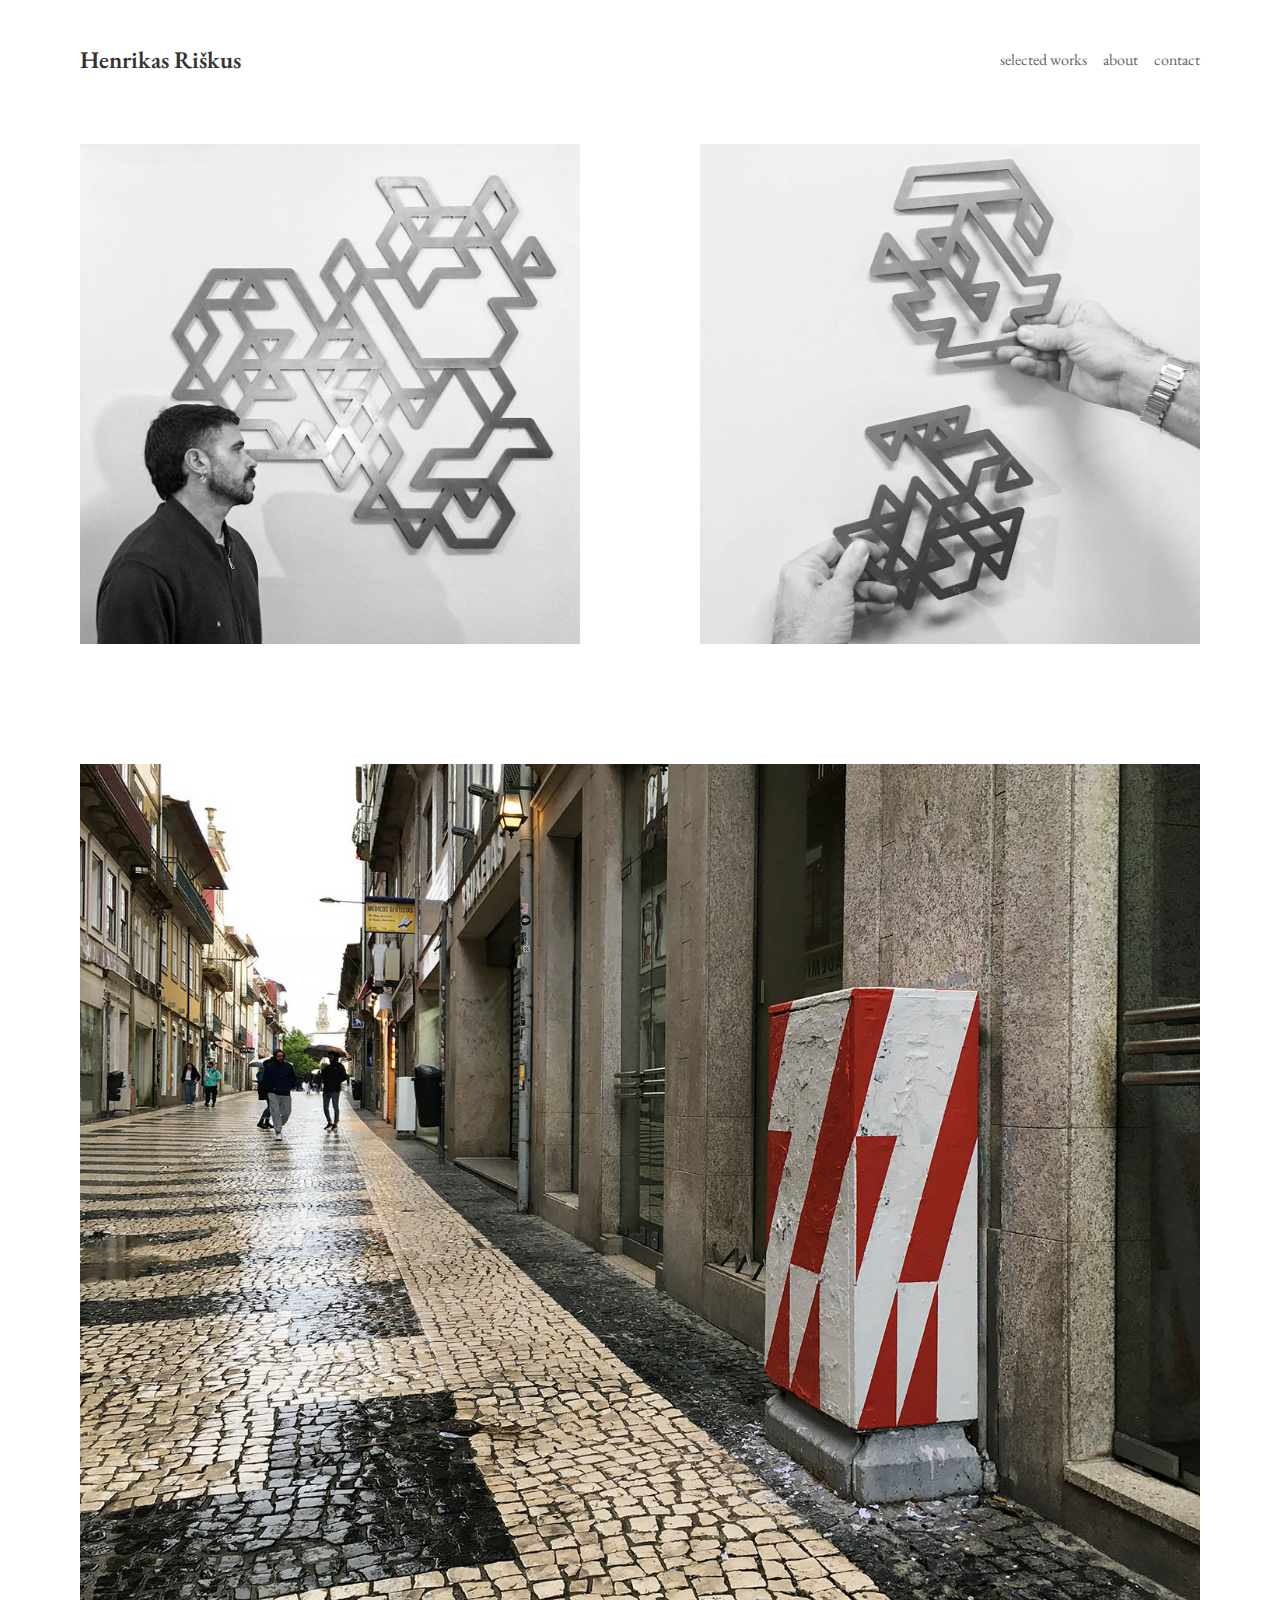
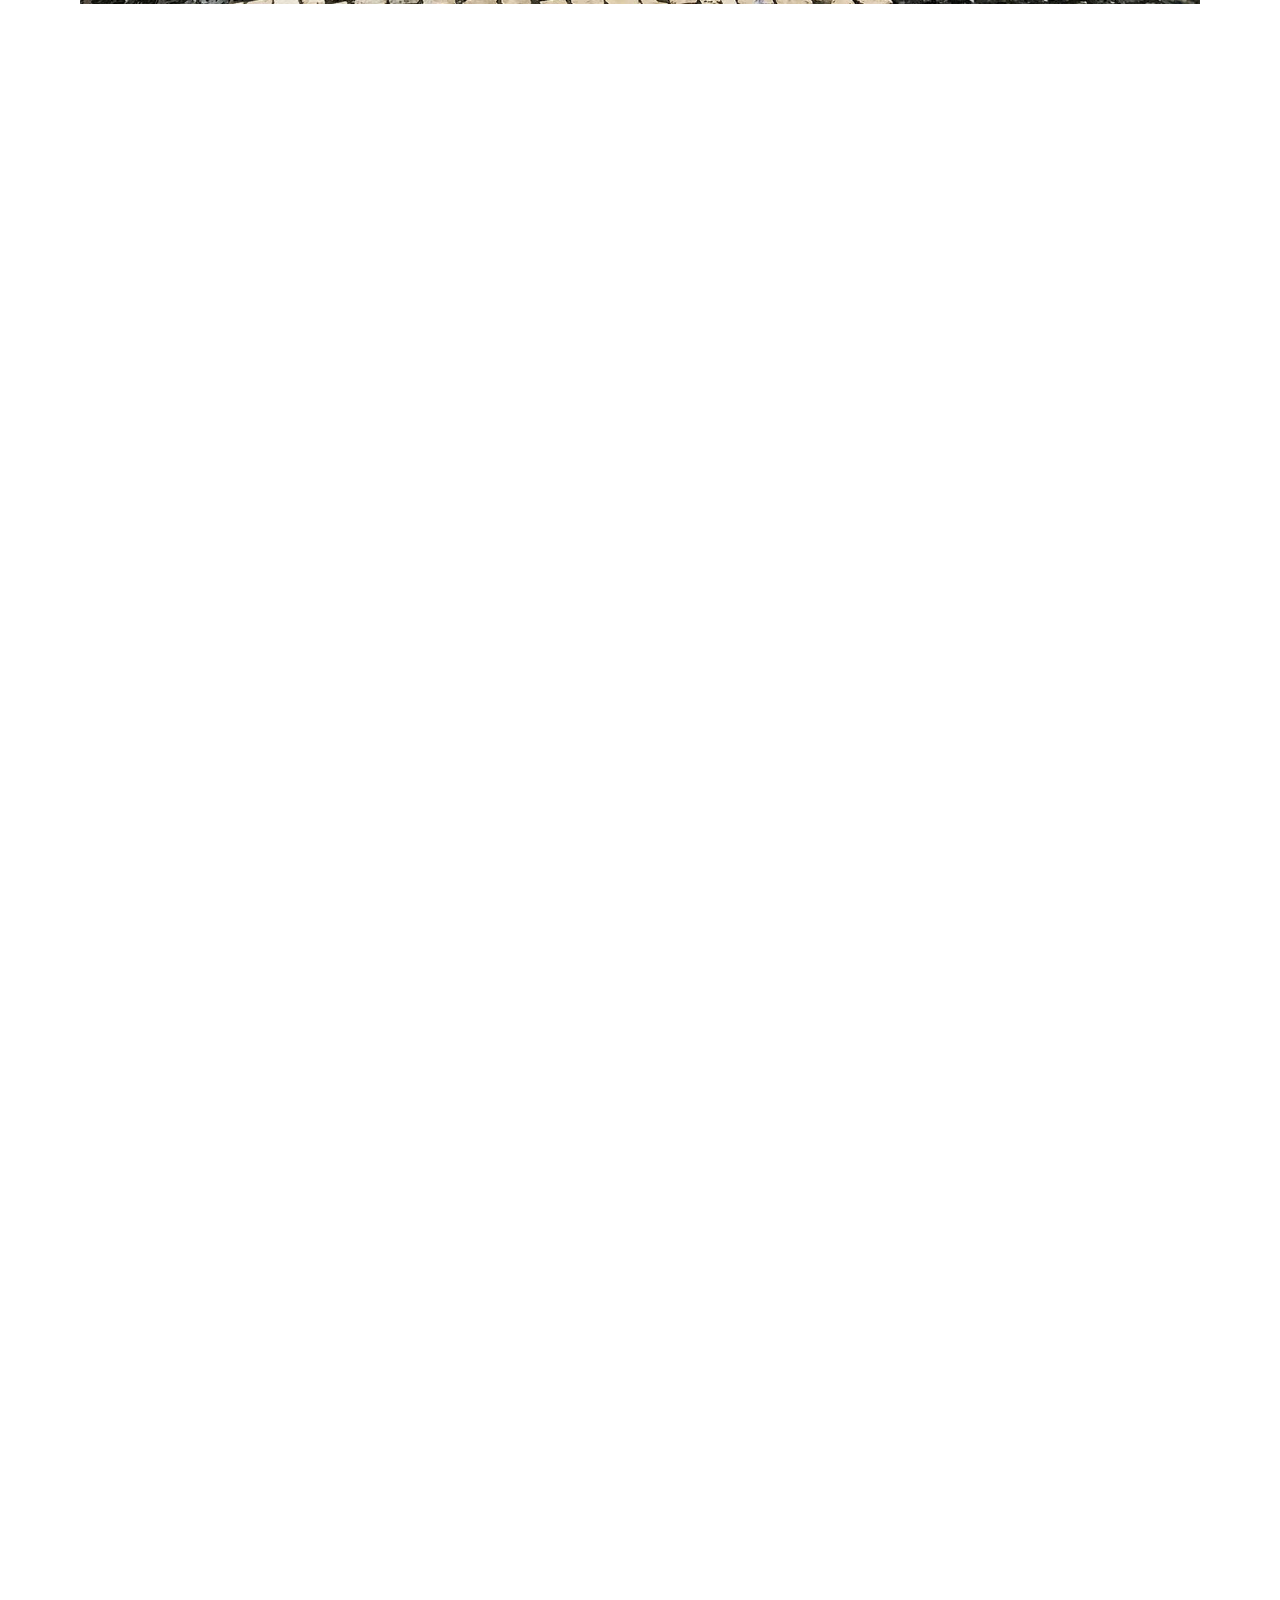
<file: index.html>
<!DOCTYPE html>
<html lang="en-US">
<head>
<meta charset="UTF-8">
<meta name="viewport" content="width=device-width, initial-scale=1">
	 <link rel="profile" href="https://gmpg.org/xfn/11"> 
	 <title>Henrikas Riškus &#8211; multidisciplinary artist</title>
<meta name="robots" content="max-image-preview:large">
	<style>img:is([sizes="auto" i], [sizes^="auto," i]) { contain-intrinsic-size: 3000px 1500px }</style>
	<link rel="dns-prefetch" href="//fonts.googleapis.com">
<link rel="alternate" type="application/rss+xml" title="Henrikas Riškus &raquo; Feed" href="/feed/">
<link rel="alternate" type="application/rss+xml" title="Henrikas Riškus &raquo; Comments Feed" href="/comments/feed/">
<script>
window._wpemojiSettings = {"baseUrl":"https:\/\/s.w.org\/images\/core\/emoji\/15.0.3\/72x72\/","ext":".png","svgUrl":"https:\/\/s.w.org\/images\/core\/emoji\/15.0.3\/svg\/","svgExt":".svg","source":{"concatemoji":"\/wp-includes\/js\/wp-emoji-release.min.js?ver=6.7.2"}};
/*! This file is auto-generated */
!function(i,n){var o,s,e;function c(e){try{var t={supportTests:e,timestamp:(new Date).valueOf()};sessionStorage.setItem(o,JSON.stringify(t))}catch(e){}}function p(e,t,n){e.clearRect(0,0,e.canvas.width,e.canvas.height),e.fillText(t,0,0);var t=new Uint32Array(e.getImageData(0,0,e.canvas.width,e.canvas.height).data),r=(e.clearRect(0,0,e.canvas.width,e.canvas.height),e.fillText(n,0,0),new Uint32Array(e.getImageData(0,0,e.canvas.width,e.canvas.height).data));return t.every(function(e,t){return e===r[t]})}function u(e,t,n){switch(t){case"flag":return n(e,"🏳️‍⚧️","🏳️​⚧️")?!1:!n(e,"🇺🇳","🇺​🇳")&&!n(e,"🏴󠁧󠁢󠁥󠁮󠁧󠁿","🏴​󠁧​󠁢​󠁥​󠁮​󠁧​󠁿");case"emoji":return!n(e,"🐦‍⬛","🐦​⬛")}return!1}function f(e,t,n){var r="undefined"!=typeof WorkerGlobalScope&&self instanceof WorkerGlobalScope?new OffscreenCanvas(300,150):i.createElement("canvas"),a=r.getContext("2d",{willReadFrequently:!0}),o=(a.textBaseline="top",a.font="600 32px Arial",{});return e.forEach(function(e){o[e]=t(a,e,n)}),o}function t(e){var t=i.createElement("script");t.src=e,t.defer=!0,i.head.appendChild(t)}"undefined"!=typeof Promise&&(o="wpEmojiSettingsSupports",s=["flag","emoji"],n.supports={everything:!0,everythingExceptFlag:!0},e=new Promise(function(e){i.addEventListener("DOMContentLoaded",e,{once:!0})}),new Promise(function(t){var n=function(){try{var e=JSON.parse(sessionStorage.getItem(o));if("object"==typeof e&&"number"==typeof e.timestamp&&(new Date).valueOf()<e.timestamp+604800&&"object"==typeof e.supportTests)return e.supportTests}catch(e){}return null}();if(!n){if("undefined"!=typeof Worker&&"undefined"!=typeof OffscreenCanvas&&"undefined"!=typeof URL&&URL.createObjectURL&&"undefined"!=typeof Blob)try{var e="postMessage("+f.toString()+"("+[JSON.stringify(s),u.toString(),p.toString()].join(",")+"));",r=new Blob([e],{type:"text/javascript"}),a=new Worker(URL.createObjectURL(r),{name:"wpTestEmojiSupports"});return void(a.onmessage=function(e){c(n=e.data),a.terminate(),t(n)})}catch(e){}c(n=f(s,u,p))}t(n)}).then(function(e){for(var t in e)n.supports[t]=e[t],n.supports.everything=n.supports.everything&&n.supports[t],"flag"!==t&&(n.supports.everythingExceptFlag=n.supports.everythingExceptFlag&&n.supports[t]);n.supports.everythingExceptFlag=n.supports.everythingExceptFlag&&!n.supports.flag,n.DOMReady=!1,n.readyCallback=function(){n.DOMReady=!0}}).then(function(){return e}).then(function(){var e;n.supports.everything||(n.readyCallback(),(e=n.source||{}).concatemoji?t(e.concatemoji):e.wpemoji&&e.twemoji&&(t(e.twemoji),t(e.wpemoji)))}))}((window,document),window._wpemojiSettings);
</script>
<link rel="stylesheet" id="astra-theme-css-css" href="/wp-content/themes/astra/assets/css/minified/main.min.css?ver=4.6.14" media="all">
<style id="astra-theme-css-inline-css">:root{--ast-post-nav-space:0;--ast-container-default-xlg-padding:2.5em;--ast-container-default-lg-padding:2.5em;--ast-container-default-slg-padding:2em;--ast-container-default-md-padding:2.5em;--ast-container-default-sm-padding:2.5em;--ast-container-default-xs-padding:2.4em;--ast-container-default-xxs-padding:1.8em;--ast-code-block-background:#ECEFF3;--ast-comment-inputs-background:#F9FAFB;--ast-normal-container-width:1120px;--ast-narrow-container-width:500px;--ast-blog-title-font-weight:600;--ast-blog-meta-weight:600;}html{font-size:100%;}a{color:var(--ast-global-color-0);}a:hover,a:focus{color:var(--ast-global-color-1);}body,button,input,select,textarea,.ast-button,.ast-custom-button{font-family:-apple-system,BlinkMacSystemFont,Segoe UI,Roboto,Oxygen-Sans,Ubuntu,Cantarell,Helvetica Neue,sans-serif;font-weight:inherit;font-size:16px;font-size:1rem;line-height:var(--ast-body-line-height,1.65);}blockquote{color:var(--ast-global-color-3);}p,.entry-content p{margin-bottom:0.5em;}h1,.entry-content h1,h2,.entry-content h2,h3,.entry-content h3,h4,.entry-content h4,h5,.entry-content h5,h6,.entry-content h6,.site-title,.site-title a{font-family:'Plus Jakarta Sans',sans-serif;font-weight:600;}.site-title{font-size:35px;font-size:2.1875rem;display:none;}.site-header .site-description{font-size:15px;font-size:0.9375rem;display:none;}.entry-title{font-size:20px;font-size:1.25rem;}.ast-blog-single-element.ast-taxonomy-container a{font-size:14px;font-size:0.875rem;}.ast-blog-meta-container{font-size:13px;font-size:0.8125rem;}.archive .ast-article-post .ast-article-inner,.blog .ast-article-post .ast-article-inner,.archive .ast-article-post .ast-article-inner:hover,.blog .ast-article-post .ast-article-inner:hover{border-top-left-radius:6px;border-top-right-radius:6px;border-bottom-right-radius:6px;border-bottom-left-radius:6px;overflow:hidden;}h1,.entry-content h1{font-size:64px;font-size:4rem;font-weight:600;font-family:'Plus Jakarta Sans',sans-serif;line-height:1.4em;}h2,.entry-content h2{font-size:48px;font-size:3rem;font-weight:600;font-family:'Plus Jakarta Sans',sans-serif;line-height:1.3em;}h3,.entry-content h3{font-size:24px;font-size:1.5rem;font-weight:600;font-family:'Plus Jakarta Sans',sans-serif;line-height:1.3em;}h4,.entry-content h4{font-size:20px;font-size:1.25rem;line-height:1.2em;font-weight:600;font-family:'Plus Jakarta Sans',sans-serif;}h5,.entry-content h5{font-size:18px;font-size:1.125rem;line-height:1.2em;font-weight:600;font-family:'Plus Jakarta Sans',sans-serif;}h6,.entry-content h6{font-size:15px;font-size:0.9375rem;line-height:1.25em;font-weight:600;font-family:'Plus Jakarta Sans',sans-serif;}::selection{background-color:var(--ast-global-color-0);color:#ffffff;}body,h1,.entry-title a,.entry-content h1,h2,.entry-content h2,h3,.entry-content h3,h4,.entry-content h4,h5,.entry-content h5,h6,.entry-content h6{color:var(--ast-global-color-3);}.tagcloud a:hover,.tagcloud a:focus,.tagcloud a.current-item{color:#ffffff;border-color:var(--ast-global-color-0);background-color:var(--ast-global-color-0);}input:focus,input[type="text"]:focus,input[type="email"]:focus,input[type="url"]:focus,input[type="password"]:focus,input[type="reset"]:focus,input[type="search"]:focus,textarea:focus{border-color:var(--ast-global-color-0);}input[type="radio"]:checked,input[type=reset],input[type="checkbox"]:checked,input[type="checkbox"]:hover:checked,input[type="checkbox"]:focus:checked,input[type=range]::-webkit-slider-thumb{border-color:var(--ast-global-color-0);background-color:var(--ast-global-color-0);box-shadow:none;}.site-footer a:hover + .post-count,.site-footer a:focus + .post-count{background:var(--ast-global-color-0);border-color:var(--ast-global-color-0);}.single .nav-links .nav-previous,.single .nav-links .nav-next{color:var(--ast-global-color-0);}.entry-meta,.entry-meta *{line-height:1.45;color:var(--ast-global-color-0);font-weight:600;}.entry-meta a:not(.ast-button):hover,.entry-meta a:not(.ast-button):hover *,.entry-meta a:not(.ast-button):focus,.entry-meta a:not(.ast-button):focus *,.page-links > .page-link,.page-links .page-link:hover,.post-navigation a:hover{color:var(--ast-global-color-1);}#cat option,.secondary .calendar_wrap thead a,.secondary .calendar_wrap thead a:visited{color:var(--ast-global-color-0);}.secondary .calendar_wrap #today,.ast-progress-val span{background:var(--ast-global-color-0);}.secondary a:hover + .post-count,.secondary a:focus + .post-count{background:var(--ast-global-color-0);border-color:var(--ast-global-color-0);}.calendar_wrap #today > a{color:#ffffff;}.page-links .page-link,.single .post-navigation a{color:var(--ast-global-color-3);}.ast-search-menu-icon .search-form button.search-submit{padding:0 4px;}.ast-search-menu-icon form.search-form{padding-right:0;}.ast-search-menu-icon.slide-search input.search-field{width:0;}.ast-header-search .ast-search-menu-icon.ast-dropdown-active .search-form,.ast-header-search .ast-search-menu-icon.ast-dropdown-active .search-field:focus{transition:all 0.2s;}.search-form input.search-field:focus{outline:none;}.ast-search-menu-icon .search-form button.search-submit:focus,.ast-theme-transparent-header .ast-header-search .ast-dropdown-active .ast-icon,.ast-theme-transparent-header .ast-inline-search .search-field:focus .ast-icon{color:var(--ast-global-color-1);}.ast-header-search .slide-search .search-form{border:2px solid var(--ast-global-color-0);}.ast-header-search .slide-search .search-field{background-color:#fff;}.ast-archive-title{color:var(--ast-global-color-2);}.widget-title,.widget .wp-block-heading{font-size:22px;font-size:1.375rem;color:var(--ast-global-color-2);}.ast-search-menu-icon.slide-search a:focus-visible:focus-visible,.astra-search-icon:focus-visible,#close:focus-visible,a:focus-visible,.ast-menu-toggle:focus-visible,.site .skip-link:focus-visible,.wp-block-loginout input:focus-visible,.wp-block-search.wp-block-search__button-inside .wp-block-search__inside-wrapper,.ast-header-navigation-arrow:focus-visible,.woocommerce .wc-proceed-to-checkout > .checkout-button:focus-visible,.woocommerce .woocommerce-MyAccount-navigation ul li a:focus-visible,.ast-orders-table__row .ast-orders-table__cell:focus-visible,.woocommerce .woocommerce-order-details .order-again > .button:focus-visible,.woocommerce .woocommerce-message a.button.wc-forward:focus-visible,.woocommerce #minus_qty:focus-visible,.woocommerce #plus_qty:focus-visible,a#ast-apply-coupon:focus-visible,.woocommerce .woocommerce-info a:focus-visible,.woocommerce .astra-shop-summary-wrap a:focus-visible,.woocommerce a.wc-forward:focus-visible,#ast-apply-coupon:focus-visible,.woocommerce-js .woocommerce-mini-cart-item a.remove:focus-visible,#close:focus-visible,.button.search-submit:focus-visible,#search_submit:focus,.normal-search:focus-visible,.ast-header-account-wrap:focus-visible{outline-style:dotted;outline-color:inherit;outline-width:thin;}input:focus,input[type="text"]:focus,input[type="email"]:focus,input[type="url"]:focus,input[type="password"]:focus,input[type="reset"]:focus,input[type="search"]:focus,input[type="number"]:focus,textarea:focus,.wp-block-search__input:focus,[data-section="section-header-mobile-trigger"] .ast-button-wrap .ast-mobile-menu-trigger-minimal:focus,.ast-mobile-popup-drawer.active .menu-toggle-close:focus,.woocommerce-ordering select.orderby:focus,#ast-scroll-top:focus,#coupon_code:focus,.woocommerce-page #comment:focus,.woocommerce #reviews #respond input#submit:focus,.woocommerce a.add_to_cart_button:focus,.woocommerce .button.single_add_to_cart_button:focus,.woocommerce .woocommerce-cart-form button:focus,.woocommerce .woocommerce-cart-form__cart-item .quantity .qty:focus,.woocommerce .woocommerce-billing-fields .woocommerce-billing-fields__field-wrapper .woocommerce-input-wrapper > .input-text:focus,.woocommerce #order_comments:focus,.woocommerce #place_order:focus,.woocommerce .woocommerce-address-fields .woocommerce-address-fields__field-wrapper .woocommerce-input-wrapper > .input-text:focus,.woocommerce .woocommerce-MyAccount-content form button:focus,.woocommerce .woocommerce-MyAccount-content .woocommerce-EditAccountForm .woocommerce-form-row .woocommerce-Input.input-text:focus,.woocommerce .ast-woocommerce-container .woocommerce-pagination ul.page-numbers li a:focus,body #content .woocommerce form .form-row .select2-container--default .select2-selection--single:focus,#ast-coupon-code:focus,.woocommerce.woocommerce-js .quantity input[type=number]:focus,.woocommerce-js .woocommerce-mini-cart-item .quantity input[type=number]:focus,.woocommerce p#ast-coupon-trigger:focus{border-style:dotted;border-color:inherit;border-width:thin;}input{outline:none;}body .ast-oembed-container *{position:absolute;top:0;width:100%;height:100%;left:0;}body .wp-block-embed-pocket-casts .ast-oembed-container *{position:unset;}.ast-single-post-featured-section + article {margin-top: 2em;}.site-content .ast-single-post-featured-section img {width: 100%;overflow: hidden;object-fit: cover;}.ast-separate-container .site-content .ast-single-post-featured-section + article {margin-top: -80px;z-index: 9;position: relative;border-radius: 4px;}@media (min-width: 922px) {.ast-no-sidebar .site-content .ast-article-image-container--wide {margin-left: -120px;margin-right: -120px;max-width: unset;width: unset;}.ast-left-sidebar .site-content .ast-article-image-container--wide,.ast-right-sidebar .site-content .ast-article-image-container--wide {margin-left: -10px;margin-right: -10px;}.site-content .ast-article-image-container--full {margin-left: calc( -50vw + 50%);margin-right: calc( -50vw + 50%);max-width: 100vw;width: 100vw;}.ast-left-sidebar .site-content .ast-article-image-container--full,.ast-right-sidebar .site-content .ast-article-image-container--full {margin-left: -10px;margin-right: -10px;max-width: inherit;width: auto;}}.site > .ast-single-related-posts-container {margin-top: 0;}@media (min-width: 922px) {.ast-desktop .ast-container--narrow {max-width: var(--ast-narrow-container-width);margin: 0 auto;}}.ast-page-builder-template .hentry {margin: 0;}.ast-page-builder-template .site-content > .ast-container {max-width: 100%;padding: 0;}.ast-page-builder-template .site .site-content #primary {padding: 0;margin: 0;}.ast-page-builder-template .no-results {text-align: center;margin: 4em auto;}.ast-page-builder-template .ast-pagination {padding: 2em;}.ast-page-builder-template .entry-header.ast-no-title.ast-no-thumbnail {margin-top: 0;}.ast-page-builder-template .entry-header.ast-header-without-markup {margin-top: 0;margin-bottom: 0;}.ast-page-builder-template .entry-header.ast-no-title.ast-no-meta {margin-bottom: 0;}.ast-page-builder-template.single .post-navigation {padding-bottom: 2em;}.ast-page-builder-template.single-post .site-content > .ast-container {max-width: 100%;}.ast-page-builder-template .entry-header {margin-top: 2em;margin-left: auto;margin-right: auto;}.ast-page-builder-template .ast-archive-description {margin: 2em auto 0;padding-left: 20px;padding-right: 20px;}.ast-page-builder-template .ast-row {margin-left: 0;margin-right: 0;}.single.ast-page-builder-template .entry-header + .entry-content,.single.ast-page-builder-template .ast-single-entry-banner + .site-content article .entry-content {margin-bottom: 2em;}@media(min-width: 921px) {.ast-page-builder-template.archive.ast-right-sidebar .ast-row article,.ast-page-builder-template.archive.ast-left-sidebar .ast-row article {padding-left: 0;padding-right: 0;}}input[type="text"],input[type="number"],input[type="email"],input[type="url"],input[type="password"],input[type="search"],input[type=reset],input[type=tel],input[type=date],select,textarea{font-size:16px;font-style:normal;font-weight:400;line-height:24px;width:100%;padding:12px 16px;border-radius:4px;box-shadow:0px 1px 2px 0px rgba(0,0,0,0.05);color:var(--ast-form-input-text,#475569);}input[type="text"],input[type="number"],input[type="email"],input[type="url"],input[type="password"],input[type="search"],input[type=reset],input[type=tel],input[type=date],select{height:40px;}input[type="date"]{border-width:1px;border-style:solid;border-color:var(--ast-border-color);}input[type="text"]:focus,input[type="number"]:focus,input[type="email"]:focus,input[type="url"]:focus,input[type="password"]:focus,input[type="search"]:focus,input[type=reset]:focus,input[type="tel"]:focus,input[type="date"]:focus,select:focus,textarea:focus{border-color:#046BD2;box-shadow:none;outline:none;color:var(--ast-form-input-focus-text,#475569);}label,legend{color:#111827;font-size:14px;font-style:normal;font-weight:500;line-height:20px;}select{padding:6px 10px;}fieldset{padding:30px;border-radius:4px;}button,.ast-button,.button,input[type="button"],input[type="reset"],input[type="submit"]{border-radius:4px;box-shadow:0px 1px 2px 0px rgba(0,0,0,0.05);}:root{--ast-comment-inputs-background:#FFF;}::placeholder{color:var(--ast-form-field-color,#9CA3AF);}::-ms-input-placeholder{color:var(--ast-form-field-color,#9CA3AF);}@media (max-width:921.9px){#ast-desktop-header{display:none;}}@media (min-width:922px){#ast-mobile-header{display:none;}}.wp-block-buttons.aligncenter{justify-content:center;}@media (max-width:921px){.ast-theme-transparent-header #primary,.ast-theme-transparent-header #secondary{padding:0;}}@media (max-width:921px){.ast-plain-container.ast-no-sidebar #primary{padding:0;}}.ast-plain-container.ast-no-sidebar #primary{margin-top:0;margin-bottom:0;}.wp-block-button.is-style-outline .wp-block-button__link{border-color:var(--ast-global-color-7);}div.wp-block-button.is-style-outline > .wp-block-button__link:not(.has-text-color),div.wp-block-button.wp-block-button__link.is-style-outline:not(.has-text-color){color:var(--ast-global-color-7);}.wp-block-button.is-style-outline .wp-block-button__link:hover,.wp-block-buttons .wp-block-button.is-style-outline .wp-block-button__link:focus,.wp-block-buttons .wp-block-button.is-style-outline > .wp-block-button__link:not(.has-text-color):hover,.wp-block-buttons .wp-block-button.wp-block-button__link.is-style-outline:not(.has-text-color):hover{color:var(--ast-global-color-2);background-color:var(--ast-global-color-7);border-color:var(--ast-global-color-7);}.post-page-numbers.current .page-link,.ast-pagination .page-numbers.current{color:#ffffff;border-color:var(--ast-global-color-0);background-color:var(--ast-global-color-0);}.wp-block-buttons .wp-block-button.is-style-outline .wp-block-button__link.wp-element-button,.ast-outline-button,.wp-block-uagb-buttons-child .uagb-buttons-repeater.ast-outline-button{border-color:var(--ast-global-color-7);font-family:inherit;font-weight:600;font-size:20px;font-size:1.25rem;line-height:1em;padding-top:20px;padding-right:40px;padding-bottom:20px;padding-left:40px;border-top-left-radius:50px;border-top-right-radius:50px;border-bottom-right-radius:50px;border-bottom-left-radius:50px;}.wp-block-buttons .wp-block-button.is-style-outline > .wp-block-button__link:not(.has-text-color),.wp-block-buttons .wp-block-button.wp-block-button__link.is-style-outline:not(.has-text-color),.ast-outline-button{color:var(--ast-global-color-2);}.wp-block-button.is-style-outline .wp-block-button__link:hover,.wp-block-buttons .wp-block-button.is-style-outline .wp-block-button__link:focus,.wp-block-buttons .wp-block-button.is-style-outline > .wp-block-button__link:not(.has-text-color):hover,.wp-block-buttons .wp-block-button.wp-block-button__link.is-style-outline:not(.has-text-color):hover,.ast-outline-button:hover,.ast-outline-button:focus,.wp-block-uagb-buttons-child .uagb-buttons-repeater.ast-outline-button:hover,.wp-block-uagb-buttons-child .uagb-buttons-repeater.ast-outline-button:focus{color:var(--ast-global-color-2);background-color:var(--ast-global-color-7);border-color:var(--ast-global-color-7);}.wp-block-button .wp-block-button__link.wp-element-button.is-style-outline:not(.has-background),.wp-block-button.is-style-outline>.wp-block-button__link.wp-element-button:not(.has-background),.ast-outline-button{background-color:var(--ast-global-color-7);}.uagb-buttons-repeater.ast-outline-button{border-radius:9999px;}@media (max-width:921px){.wp-block-buttons .wp-block-button.is-style-outline .wp-block-button__link.wp-element-button,.ast-outline-button,.wp-block-uagb-buttons-child .uagb-buttons-repeater.ast-outline-button{padding-top:18px;padding-right:32px;padding-bottom:18px;padding-left:32px;}}@media (max-width:544px){.wp-block-buttons .wp-block-button.is-style-outline .wp-block-button__link.wp-element-button,.ast-outline-button,.wp-block-uagb-buttons-child .uagb-buttons-repeater.ast-outline-button{padding-top:15px;padding-right:28px;padding-bottom:15px;padding-left:28px;}}.entry-content[ast-blocks-layout] > figure{margin-bottom:1em;}h1.widget-title{font-weight:600;}h2.widget-title{font-weight:600;}h3.widget-title{font-weight:600;}#page{display:flex;flex-direction:column;min-height:100vh;}.ast-404-layout-1 h1.page-title{color:var(--ast-global-color-2);}.single .post-navigation a{line-height:1em;height:inherit;}.error-404 .page-sub-title{font-size:1.5rem;font-weight:inherit;}.search .site-content .content-area .search-form{margin-bottom:0;}#page .site-content{flex-grow:1;}.widget{margin-bottom:1.25em;}#secondary li{line-height:1.5em;}#secondary .wp-block-group h2{margin-bottom:0.7em;}#secondary h2{font-size:1.7rem;}.ast-separate-container .ast-article-post,.ast-separate-container .ast-article-single,.ast-separate-container .comment-respond{padding:3em;}.ast-separate-container .ast-article-single .ast-article-single{padding:0;}.ast-article-single .wp-block-post-template-is-layout-grid{padding-left:0;}.ast-separate-container .comments-title,.ast-narrow-container .comments-title{padding:1.5em 2em;}.ast-page-builder-template .comment-form-textarea,.ast-comment-formwrap .ast-grid-common-col{padding:0;}.ast-comment-formwrap{padding:0;display:inline-flex;column-gap:20px;width:100%;margin-left:0;margin-right:0;}.comments-area textarea#comment:focus,.comments-area textarea#comment:active,.comments-area .ast-comment-formwrap input[type="text"]:focus,.comments-area .ast-comment-formwrap input[type="text"]:active {box-shadow:none;outline:none;}.archive.ast-page-builder-template .entry-header{margin-top:2em;}.ast-page-builder-template .ast-comment-formwrap{width:100%;}.entry-title{margin-bottom:0.6em;}.ast-archive-description p{font-size:inherit;font-weight:inherit;line-height:inherit;}.ast-separate-container .ast-comment-list li.depth-1,.hentry{margin-bottom:1.5em;}.site-content section.ast-archive-description{margin-bottom:2em;}@media (min-width:921px){.ast-left-sidebar.ast-page-builder-template #secondary,.archive.ast-right-sidebar.ast-page-builder-template .site-main{padding-left:20px;padding-right:20px;}}@media (max-width:544px){.ast-comment-formwrap.ast-row{column-gap:10px;display:inline-block;}#ast-commentform .ast-grid-common-col{position:relative;width:100%;}}@media (min-width:1201px){.ast-separate-container .ast-article-post,.ast-separate-container .ast-article-single,.ast-separate-container .ast-author-box,.ast-separate-container .ast-404-layout-1,.ast-separate-container .no-results{padding:3em;}}@media (max-width:921px){.ast-separate-container #primary,.ast-separate-container #secondary{padding:1.5em 0;}#primary,#secondary{padding:1.5em 0;margin:0;}.ast-left-sidebar #content > .ast-container{display:flex;flex-direction:column-reverse;width:100%;}}@media (min-width:922px){.ast-separate-container.ast-right-sidebar #primary,.ast-separate-container.ast-left-sidebar #primary{border:0;}.search-no-results.ast-separate-container #primary{margin-bottom:4em;}}.wp-block-button .wp-block-button__link{color:var(--ast-global-color-2);}.wp-block-button .wp-block-button__link:hover,.wp-block-button .wp-block-button__link:focus{color:var(--ast-global-color-2);background-color:var(--ast-global-color-7);border-color:var(--ast-global-color-7);}.elementor-widget-heading h1.elementor-heading-title{line-height:1.4em;}.elementor-widget-heading h2.elementor-heading-title{line-height:1.3em;}.elementor-widget-heading h3.elementor-heading-title{line-height:1.3em;}.elementor-widget-heading h4.elementor-heading-title{line-height:1.2em;}.elementor-widget-heading h5.elementor-heading-title{line-height:1.2em;}.elementor-widget-heading h6.elementor-heading-title{line-height:1.25em;}.wp-block-button .wp-block-button__link,.wp-block-search .wp-block-search__button,body .wp-block-file .wp-block-file__button{border-style:solid;border-top-width:0px;border-right-width:0px;border-left-width:0px;border-bottom-width:0px;border-color:var(--ast-global-color-7);background-color:var(--ast-global-color-7);color:var(--ast-global-color-2);font-family:inherit;font-weight:600;line-height:1em;font-size:20px;font-size:1.25rem;border-top-left-radius:50px;border-top-right-radius:50px;border-bottom-right-radius:50px;border-bottom-left-radius:50px;padding-top:20px;padding-right:40px;padding-bottom:20px;padding-left:40px;}@media (max-width:921px){.wp-block-button .wp-block-button__link,.wp-block-search .wp-block-search__button,body .wp-block-file .wp-block-file__button{padding-top:18px;padding-right:32px;padding-bottom:18px;padding-left:32px;}}@media (max-width:544px){.wp-block-button .wp-block-button__link,.wp-block-search .wp-block-search__button,body .wp-block-file .wp-block-file__button{padding-top:15px;padding-right:28px;padding-bottom:15px;padding-left:28px;}}.menu-toggle,button,.ast-button,.ast-custom-button,.button,input#submit,input[type="button"],input[type="submit"],input[type="reset"],#comments .submit,.search .search-submit,form[CLASS*="wp-block-search__"].wp-block-search .wp-block-search__inside-wrapper .wp-block-search__button,body .wp-block-file .wp-block-file__button,.search .search-submit,.woocommerce-js a.button,.woocommerce button.button,.woocommerce .woocommerce-message a.button,.woocommerce #respond input#submit.alt,.woocommerce input.button.alt,.woocommerce input.button,.woocommerce input.button:disabled,.woocommerce input.button:disabled[disabled],.woocommerce input.button:disabled:hover,.woocommerce input.button:disabled[disabled]:hover,.woocommerce #respond input#submit,.woocommerce button.button.alt.disabled,.wc-block-grid__products .wc-block-grid__product .wp-block-button__link,.wc-block-grid__product-onsale,[CLASS*="wc-block"] button,.woocommerce-js .astra-cart-drawer .astra-cart-drawer-content .woocommerce-mini-cart__buttons .button:not(.checkout):not(.ast-continue-shopping),.woocommerce-js .astra-cart-drawer .astra-cart-drawer-content .woocommerce-mini-cart__buttons a.checkout,.woocommerce button.button.alt.disabled.wc-variation-selection-needed,[CLASS*="wc-block"] .wc-block-components-button{border-style:solid;border-top-width:0px;border-right-width:0px;border-left-width:0px;border-bottom-width:0px;color:var(--ast-global-color-2);border-color:var(--ast-global-color-7);background-color:var(--ast-global-color-7);padding-top:20px;padding-right:40px;padding-bottom:20px;padding-left:40px;font-family:inherit;font-weight:600;font-size:20px;font-size:1.25rem;line-height:1em;border-top-left-radius:50px;border-top-right-radius:50px;border-bottom-right-radius:50px;border-bottom-left-radius:50px;}button:focus,.menu-toggle:hover,button:hover,.ast-button:hover,.ast-custom-button:hover .button:hover,.ast-custom-button:hover ,input[type=reset]:hover,input[type=reset]:focus,input#submit:hover,input#submit:focus,input[type="button"]:hover,input[type="button"]:focus,input[type="submit"]:hover,input[type="submit"]:focus,form[CLASS*="wp-block-search__"].wp-block-search .wp-block-search__inside-wrapper .wp-block-search__button:hover,form[CLASS*="wp-block-search__"].wp-block-search .wp-block-search__inside-wrapper .wp-block-search__button:focus,body .wp-block-file .wp-block-file__button:hover,body .wp-block-file .wp-block-file__button:focus,.woocommerce-js a.button:hover,.woocommerce button.button:hover,.woocommerce .woocommerce-message a.button:hover,.woocommerce #respond input#submit:hover,.woocommerce #respond input#submit.alt:hover,.woocommerce input.button.alt:hover,.woocommerce input.button:hover,.woocommerce button.button.alt.disabled:hover,.wc-block-grid__products .wc-block-grid__product .wp-block-button__link:hover,[CLASS*="wc-block"] button:hover,.woocommerce-js .astra-cart-drawer .astra-cart-drawer-content .woocommerce-mini-cart__buttons .button:not(.checkout):not(.ast-continue-shopping):hover,.woocommerce-js .astra-cart-drawer .astra-cart-drawer-content .woocommerce-mini-cart__buttons a.checkout:hover,.woocommerce button.button.alt.disabled.wc-variation-selection-needed:hover,[CLASS*="wc-block"] .wc-block-components-button:hover,[CLASS*="wc-block"] .wc-block-components-button:focus{color:var(--ast-global-color-2);background-color:var(--ast-global-color-7);border-color:var(--ast-global-color-7);}form[CLASS*="wp-block-search__"].wp-block-search .wp-block-search__inside-wrapper .wp-block-search__button.has-icon{padding-top:calc(20px - 3px);padding-right:calc(40px - 3px);padding-bottom:calc(20px - 3px);padding-left:calc(40px - 3px);}@media (max-width:921px){.menu-toggle,button,.ast-button,.ast-custom-button,.button,input#submit,input[type="button"],input[type="submit"],input[type="reset"],#comments .submit,.search .search-submit,form[CLASS*="wp-block-search__"].wp-block-search .wp-block-search__inside-wrapper .wp-block-search__button,body .wp-block-file .wp-block-file__button,.search .search-submit,.woocommerce-js a.button,.woocommerce button.button,.woocommerce .woocommerce-message a.button,.woocommerce #respond input#submit.alt,.woocommerce input.button.alt,.woocommerce input.button,.woocommerce input.button:disabled,.woocommerce input.button:disabled[disabled],.woocommerce input.button:disabled:hover,.woocommerce input.button:disabled[disabled]:hover,.woocommerce #respond input#submit,.woocommerce button.button.alt.disabled,.wc-block-grid__products .wc-block-grid__product .wp-block-button__link,.wc-block-grid__product-onsale,[CLASS*="wc-block"] button,.woocommerce-js .astra-cart-drawer .astra-cart-drawer-content .woocommerce-mini-cart__buttons .button:not(.checkout):not(.ast-continue-shopping),.woocommerce-js .astra-cart-drawer .astra-cart-drawer-content .woocommerce-mini-cart__buttons a.checkout,.woocommerce button.button.alt.disabled.wc-variation-selection-needed,[CLASS*="wc-block"] .wc-block-components-button{padding-top:18px;padding-right:32px;padding-bottom:18px;padding-left:32px;}}@media (max-width:544px){.menu-toggle,button,.ast-button,.ast-custom-button,.button,input#submit,input[type="button"],input[type="submit"],input[type="reset"],#comments .submit,.search .search-submit,form[CLASS*="wp-block-search__"].wp-block-search .wp-block-search__inside-wrapper .wp-block-search__button,body .wp-block-file .wp-block-file__button,.search .search-submit,.woocommerce-js a.button,.woocommerce button.button,.woocommerce .woocommerce-message a.button,.woocommerce #respond input#submit.alt,.woocommerce input.button.alt,.woocommerce input.button,.woocommerce input.button:disabled,.woocommerce input.button:disabled[disabled],.woocommerce input.button:disabled:hover,.woocommerce input.button:disabled[disabled]:hover,.woocommerce #respond input#submit,.woocommerce button.button.alt.disabled,.wc-block-grid__products .wc-block-grid__product .wp-block-button__link,.wc-block-grid__product-onsale,[CLASS*="wc-block"] button,.woocommerce-js .astra-cart-drawer .astra-cart-drawer-content .woocommerce-mini-cart__buttons .button:not(.checkout):not(.ast-continue-shopping),.woocommerce-js .astra-cart-drawer .astra-cart-drawer-content .woocommerce-mini-cart__buttons a.checkout,.woocommerce button.button.alt.disabled.wc-variation-selection-needed,[CLASS*="wc-block"] .wc-block-components-button{padding-top:15px;padding-right:28px;padding-bottom:15px;padding-left:28px;}}@media (max-width:921px){.ast-mobile-header-stack .main-header-bar .ast-search-menu-icon{display:inline-block;}.ast-header-break-point.ast-header-custom-item-outside .ast-mobile-header-stack .main-header-bar .ast-search-icon{margin:0;}.ast-comment-avatar-wrap img{max-width:2.5em;}.ast-comment-meta{padding:0 1.8888em 1.3333em;}}@media (min-width:544px){.ast-container{max-width:100%;}}@media (max-width:544px){.ast-separate-container .ast-article-post,.ast-separate-container .ast-article-single,.ast-separate-container .comments-title,.ast-separate-container .ast-archive-description{padding:1.5em 1em;}.ast-separate-container #content .ast-container{padding-left:0.54em;padding-right:0.54em;}.ast-separate-container .ast-comment-list .bypostauthor{padding:.5em;}.ast-search-menu-icon.ast-dropdown-active .search-field{width:170px;}}@media (min-width:545px){.ast-page-builder-template .comments-area,.single.ast-page-builder-template .entry-header,.single.ast-page-builder-template .post-navigation,.single.ast-page-builder-template .ast-single-related-posts-container{max-width:1160px;margin-left:auto;margin-right:auto;}}@media (max-width:921px){.site-title{display:none;}.site-header .site-description{display:none;}h1,.entry-content h1{font-size:30px;}h2,.entry-content h2{font-size:25px;}h3,.entry-content h3{font-size:20px;}}@media (max-width:544px){.site-title{display:none;}.site-header .site-description{display:none;}h1,.entry-content h1{font-size:30px;}h2,.entry-content h2{font-size:25px;}h3,.entry-content h3{font-size:20px;}}@media (max-width:921px){html{font-size:91.2%;}}@media (max-width:544px){html{font-size:91.2%;}}@media (min-width:922px){.ast-container{max-width:1160px;}}@media (min-width:922px){.site-content .ast-container{display:flex;}}@media (max-width:921px){.site-content .ast-container{flex-direction:column;}}.entry-content h1,.entry-content h2,.entry-content h3,.entry-content h4,.entry-content h5,.entry-content h6{clear:none;}@media (min-width:922px){.main-header-menu .sub-menu .menu-item.ast-left-align-sub-menu:hover > .sub-menu,.main-header-menu .sub-menu .menu-item.ast-left-align-sub-menu.focus > .sub-menu{margin-left:-0px;}}.entry-content li > p{margin-bottom:0;}.site .comments-area{padding-bottom:2em;margin-top:2em;}.wp-block-file {display: flex;align-items: center;flex-wrap: wrap;justify-content: space-between;}.wp-block-pullquote {border: none;}.wp-block-pullquote blockquote::before {content: "\201D";font-family: "Helvetica",sans-serif;display: flex;transform: rotate( 180deg );font-size: 6rem;font-style: normal;line-height: 1;font-weight: bold;align-items: center;justify-content: center;}.has-text-align-right > blockquote::before {justify-content: flex-start;}.has-text-align-left > blockquote::before {justify-content: flex-end;}figure.wp-block-pullquote.is-style-solid-color blockquote {max-width: 100%;text-align: inherit;}html body {--wp--custom--ast-default-block-top-padding: 100px;--wp--custom--ast-default-block-right-padding: 80px;--wp--custom--ast-default-block-bottom-padding: 100px;--wp--custom--ast-default-block-left-padding: 80px;--wp--custom--ast-container-width: 1120px;--wp--custom--ast-content-width-size: 1120px;--wp--custom--ast-wide-width-size: calc(1120px + var(--wp--custom--ast-default-block-left-padding) + var(--wp--custom--ast-default-block-right-padding));}.ast-narrow-container {--wp--custom--ast-content-width-size: 500px;--wp--custom--ast-wide-width-size: 500px;}@media(max-width: 921px) {html body {--wp--custom--ast-default-block-top-padding: 50px;--wp--custom--ast-default-block-right-padding: 50px;--wp--custom--ast-default-block-bottom-padding: 50px;--wp--custom--ast-default-block-left-padding: 50px;}}@media(max-width: 544px) {html body {--wp--custom--ast-default-block-top-padding: 50px;--wp--custom--ast-default-block-right-padding: 30px;--wp--custom--ast-default-block-bottom-padding: 50px;--wp--custom--ast-default-block-left-padding: 30px;}}.entry-content > .wp-block-group,.entry-content > .wp-block-cover,.entry-content > .wp-block-columns {padding-top: var(--wp--custom--ast-default-block-top-padding);padding-right: var(--wp--custom--ast-default-block-right-padding);padding-bottom: var(--wp--custom--ast-default-block-bottom-padding);padding-left: var(--wp--custom--ast-default-block-left-padding);}.ast-plain-container.ast-no-sidebar .entry-content > .alignfull,.ast-page-builder-template .ast-no-sidebar .entry-content > .alignfull {margin-left: calc( -50vw + 50%);margin-right: calc( -50vw + 50%);max-width: 100vw;width: 100vw;}.ast-plain-container.ast-no-sidebar .entry-content .alignfull .alignfull,.ast-page-builder-template.ast-no-sidebar .entry-content .alignfull .alignfull,.ast-plain-container.ast-no-sidebar .entry-content .alignfull .alignwide,.ast-page-builder-template.ast-no-sidebar .entry-content .alignfull .alignwide,.ast-plain-container.ast-no-sidebar .entry-content .alignwide .alignfull,.ast-page-builder-template.ast-no-sidebar .entry-content .alignwide .alignfull,.ast-plain-container.ast-no-sidebar .entry-content .alignwide .alignwide,.ast-page-builder-template.ast-no-sidebar .entry-content .alignwide .alignwide,.ast-plain-container.ast-no-sidebar .entry-content .wp-block-column .alignfull,.ast-page-builder-template.ast-no-sidebar .entry-content .wp-block-column .alignfull,.ast-plain-container.ast-no-sidebar .entry-content .wp-block-column .alignwide,.ast-page-builder-template.ast-no-sidebar .entry-content .wp-block-column .alignwide {margin-left: auto;margin-right: auto;width: 100%;}[ast-blocks-layout] .wp-block-separator:not(.is-style-dots) {height: 0;}[ast-blocks-layout] .wp-block-separator {margin: 20px auto;}[ast-blocks-layout] .wp-block-separator:not(.is-style-wide):not(.is-style-dots) {max-width: 100px;}[ast-blocks-layout] .wp-block-separator.has-background {padding: 0;}.entry-content[ast-blocks-layout] > * {max-width: var(--wp--custom--ast-content-width-size);margin-left: auto;margin-right: auto;}.entry-content[ast-blocks-layout] > .alignwide {max-width: var(--wp--custom--ast-wide-width-size);}.entry-content[ast-blocks-layout] .alignfull {max-width: none;}.entry-content .wp-block-columns {margin-bottom: 0;}blockquote {margin: 1.5em;border-color: rgba(0,0,0,0.05);}.wp-block-quote:not(.has-text-align-right):not(.has-text-align-center) {border-left: 5px solid rgba(0,0,0,0.05);}.has-text-align-right > blockquote,blockquote.has-text-align-right {border-right: 5px solid rgba(0,0,0,0.05);}.has-text-align-left > blockquote,blockquote.has-text-align-left {border-left: 5px solid rgba(0,0,0,0.05);}.wp-block-site-tagline,.wp-block-latest-posts .read-more {margin-top: 15px;}.wp-block-loginout p label {display: block;}.wp-block-loginout p:not(.login-remember):not(.login-submit) input {width: 100%;}.wp-block-loginout input:focus {border-color: transparent;}.wp-block-loginout input:focus {outline: thin dotted;}.entry-content .wp-block-media-text .wp-block-media-text__content {padding: 0 0 0 8%;}.entry-content .wp-block-media-text.has-media-on-the-right .wp-block-media-text__content {padding: 0 8% 0 0;}.entry-content .wp-block-media-text.has-background .wp-block-media-text__content {padding: 8%;}.entry-content .wp-block-cover:not([class*="background-color"]) .wp-block-cover__inner-container,.entry-content .wp-block-cover:not([class*="background-color"]) .wp-block-cover-image-text,.entry-content .wp-block-cover:not([class*="background-color"]) .wp-block-cover-text,.entry-content .wp-block-cover-image:not([class*="background-color"]) .wp-block-cover__inner-container,.entry-content .wp-block-cover-image:not([class*="background-color"]) .wp-block-cover-image-text,.entry-content .wp-block-cover-image:not([class*="background-color"]) .wp-block-cover-text {color: var(--ast-global-color-5);}.wp-block-loginout .login-remember input {width: 1.1rem;height: 1.1rem;margin: 0 5px 4px 0;vertical-align: middle;}.wp-block-latest-posts > li > *:first-child,.wp-block-latest-posts:not(.is-grid) > li:first-child {margin-top: 0;}.wp-block-search__inside-wrapper .wp-block-search__input {padding: 0 10px;color: var(--ast-global-color-3);background: var(--ast-global-color-5);border-color: var(--ast-border-color);}.wp-block-latest-posts .read-more {margin-bottom: 1.5em;}.wp-block-search__no-button .wp-block-search__inside-wrapper .wp-block-search__input {padding-top: 5px;padding-bottom: 5px;}.wp-block-latest-posts .wp-block-latest-posts__post-date,.wp-block-latest-posts .wp-block-latest-posts__post-author {font-size: 1rem;}.wp-block-latest-posts > li > *,.wp-block-latest-posts:not(.is-grid) > li {margin-top: 12px;margin-bottom: 12px;}.ast-page-builder-template .entry-content[ast-blocks-layout] > *,.ast-page-builder-template .entry-content[ast-blocks-layout] > .alignfull > * {max-width: none;}.ast-page-builder-template .entry-content[ast-blocks-layout] > .alignwide > * {max-width: var(--wp--custom--ast-wide-width-size);}.ast-page-builder-template .entry-content[ast-blocks-layout] > .inherit-container-width > *,.ast-page-builder-template .entry-content[ast-blocks-layout] > * > *,.entry-content[ast-blocks-layout] > .wp-block-cover .wp-block-cover__inner-container {max-width: var(--wp--custom--ast-content-width-size);margin-left: auto;margin-right: auto;}.entry-content[ast-blocks-layout] .wp-block-cover:not(.alignleft):not(.alignright) {width: auto;}@media(max-width: 1200px) {.ast-separate-container .entry-content > .alignfull,.ast-separate-container .entry-content[ast-blocks-layout] > .alignwide,.ast-plain-container .entry-content[ast-blocks-layout] > .alignwide,.ast-plain-container .entry-content .alignfull {margin-left: calc(-1 * min(var(--ast-container-default-xlg-padding),20px)) ;margin-right: calc(-1 * min(var(--ast-container-default-xlg-padding),20px));}}@media(min-width: 1201px) {.ast-separate-container .entry-content > .alignfull {margin-left: calc(-1 * var(--ast-container-default-xlg-padding) );margin-right: calc(-1 * var(--ast-container-default-xlg-padding) );}.ast-separate-container .entry-content[ast-blocks-layout] > .alignwide,.ast-plain-container .entry-content[ast-blocks-layout] > .alignwide {margin-left: calc(-1 * var(--wp--custom--ast-default-block-left-padding) );margin-right: calc(-1 * var(--wp--custom--ast-default-block-right-padding) );}}@media(min-width: 921px) {.ast-separate-container .entry-content .wp-block-group.alignwide:not(.inherit-container-width) > :where(:not(.alignleft):not(.alignright)),.ast-plain-container .entry-content .wp-block-group.alignwide:not(.inherit-container-width) > :where(:not(.alignleft):not(.alignright)) {max-width: calc( var(--wp--custom--ast-content-width-size) + 80px );}.ast-plain-container.ast-right-sidebar .entry-content[ast-blocks-layout] .alignfull,.ast-plain-container.ast-left-sidebar .entry-content[ast-blocks-layout] .alignfull {margin-left: -60px;margin-right: -60px;}}@media(min-width: 544px) {.entry-content > .alignleft {margin-right: 20px;}.entry-content > .alignright {margin-left: 20px;}}@media (max-width:544px){.wp-block-columns .wp-block-column:not(:last-child){margin-bottom:20px;}.wp-block-latest-posts{margin:0;}}@media( max-width: 600px ) {.entry-content .wp-block-media-text .wp-block-media-text__content,.entry-content .wp-block-media-text.has-media-on-the-right .wp-block-media-text__content {padding: 8% 0 0;}.entry-content .wp-block-media-text.has-background .wp-block-media-text__content {padding: 8%;}}.ast-narrow-container .site-content .wp-block-uagb-image--align-full .wp-block-uagb-image__figure {max-width: 100%;margin-left: auto;margin-right: auto;}.entry-content ul,.entry-content ol {padding: revert;margin: revert;padding-left: 20px;}:root .has-ast-global-color-0-color{color:var(--ast-global-color-0);}:root .has-ast-global-color-0-background-color{background-color:var(--ast-global-color-0);}:root .wp-block-button .has-ast-global-color-0-color{color:var(--ast-global-color-0);}:root .wp-block-button .has-ast-global-color-0-background-color{background-color:var(--ast-global-color-0);}:root .has-ast-global-color-1-color{color:var(--ast-global-color-1);}:root .has-ast-global-color-1-background-color{background-color:var(--ast-global-color-1);}:root .wp-block-button .has-ast-global-color-1-color{color:var(--ast-global-color-1);}:root .wp-block-button .has-ast-global-color-1-background-color{background-color:var(--ast-global-color-1);}:root .has-ast-global-color-2-color{color:var(--ast-global-color-2);}:root .has-ast-global-color-2-background-color{background-color:var(--ast-global-color-2);}:root .wp-block-button .has-ast-global-color-2-color{color:var(--ast-global-color-2);}:root .wp-block-button .has-ast-global-color-2-background-color{background-color:var(--ast-global-color-2);}:root .has-ast-global-color-3-color{color:var(--ast-global-color-3);}:root .has-ast-global-color-3-background-color{background-color:var(--ast-global-color-3);}:root .wp-block-button .has-ast-global-color-3-color{color:var(--ast-global-color-3);}:root .wp-block-button .has-ast-global-color-3-background-color{background-color:var(--ast-global-color-3);}:root .has-ast-global-color-4-color{color:var(--ast-global-color-4);}:root .has-ast-global-color-4-background-color{background-color:var(--ast-global-color-4);}:root .wp-block-button .has-ast-global-color-4-color{color:var(--ast-global-color-4);}:root .wp-block-button .has-ast-global-color-4-background-color{background-color:var(--ast-global-color-4);}:root .has-ast-global-color-5-color{color:var(--ast-global-color-5);}:root .has-ast-global-color-5-background-color{background-color:var(--ast-global-color-5);}:root .wp-block-button .has-ast-global-color-5-color{color:var(--ast-global-color-5);}:root .wp-block-button .has-ast-global-color-5-background-color{background-color:var(--ast-global-color-5);}:root .has-ast-global-color-6-color{color:var(--ast-global-color-6);}:root .has-ast-global-color-6-background-color{background-color:var(--ast-global-color-6);}:root .wp-block-button .has-ast-global-color-6-color{color:var(--ast-global-color-6);}:root .wp-block-button .has-ast-global-color-6-background-color{background-color:var(--ast-global-color-6);}:root .has-ast-global-color-7-color{color:var(--ast-global-color-7);}:root .has-ast-global-color-7-background-color{background-color:var(--ast-global-color-7);}:root .wp-block-button .has-ast-global-color-7-color{color:var(--ast-global-color-7);}:root .wp-block-button .has-ast-global-color-7-background-color{background-color:var(--ast-global-color-7);}:root .has-ast-global-color-8-color{color:var(--ast-global-color-8);}:root .has-ast-global-color-8-background-color{background-color:var(--ast-global-color-8);}:root .wp-block-button .has-ast-global-color-8-color{color:var(--ast-global-color-8);}:root .wp-block-button .has-ast-global-color-8-background-color{background-color:var(--ast-global-color-8);}:root{--ast-global-color-0:#060097;--ast-global-color-1:#c10fff;--ast-global-color-2:#1e293b;--ast-global-color-3:#67768e;--ast-global-color-4:#f9f6fe;--ast-global-color-5:#FFFFFF;--ast-global-color-6:#F2F5F7;--ast-global-color-7:#ffcd57;--ast-global-color-8:#000000;}:root {--ast-border-color : var(--ast-global-color-6);}.site .site-content #primary{margin-top:0px;margin-bottom:0px;margin-left:0px;margin-right:0px;}.site .site-content #primary .ast-article-single,.ast-separate-container .site-content #secondary .widget{padding-top:0px;padding-bottom:0px;padding-left:0px;padding-right:0px;}.ast-single-entry-banner {-js-display: flex;display: flex;flex-direction: column;justify-content: center;text-align: center;position: relative;background: #eeeeee;}.ast-single-entry-banner[data-banner-layout="layout-1"] {max-width: 1120px;background: inherit;padding: 20px 0;}.ast-single-entry-banner[data-banner-width-type="custom"] {margin: 0 auto;width: 100%;}.ast-single-entry-banner + .site-content .entry-header {margin-bottom: 0;}.site .ast-author-avatar {--ast-author-avatar-size: ;}a.ast-underline-text {text-decoration: underline;}.ast-container > .ast-terms-link {position: relative;display: block;}a.ast-button.ast-badge-tax {padding: 4px 8px;border-radius: 3px;font-size: inherit;}header.entry-header .entry-title{font-weight:600;font-size:32px;font-size:2rem;}header.entry-header > *:not(:last-child){margin-bottom:10px;}header.entry-header .post-thumb-img-content{text-align:center;}header.entry-header .post-thumb img,.ast-single-post-featured-section.post-thumb img{aspect-ratio:16/9;width:100%;height:100%;}.ast-archive-entry-banner {-js-display: flex;display: flex;flex-direction: column;justify-content: center;text-align: center;position: relative;background: #eeeeee;}.ast-archive-entry-banner[data-banner-width-type="custom"] {margin: 0 auto;width: 100%;}.ast-archive-entry-banner[data-banner-layout="layout-1"] {background: inherit;padding: 20px 0;text-align: left;}body.archive .ast-archive-description{max-width:1120px;width:100%;text-align:left;padding-top:3em;padding-right:3em;padding-bottom:3em;padding-left:3em;}body.archive .ast-archive-description .ast-archive-title,body.archive .ast-archive-description .ast-archive-title *{font-weight:600;font-size:32px;font-size:2rem;}body.archive .ast-archive-description > *:not(:last-child){margin-bottom:10px;}@media (max-width:921px){body.archive .ast-archive-description{text-align:left;}}@media (max-width:544px){body.archive .ast-archive-description{text-align:left;}}.ast-breadcrumbs .trail-browse,.ast-breadcrumbs .trail-items,.ast-breadcrumbs .trail-items li{display:inline-block;margin:0;padding:0;border:none;background:inherit;text-indent:0;text-decoration:none;}.ast-breadcrumbs .trail-browse{font-size:inherit;font-style:inherit;font-weight:inherit;color:inherit;}.ast-breadcrumbs .trail-items{list-style:none;}.trail-items li::after{padding:0 0.3em;content:"\00bb";}.trail-items li:last-of-type::after{display:none;}h1,.entry-content h1,h2,.entry-content h2,h3,.entry-content h3,h4,.entry-content h4,h5,.entry-content h5,h6,.entry-content h6{color:var(--ast-global-color-2);}.entry-title a{color:var(--ast-global-color-2);}@media (max-width:921px){.ast-builder-grid-row-container.ast-builder-grid-row-tablet-3-firstrow .ast-builder-grid-row > *:first-child,.ast-builder-grid-row-container.ast-builder-grid-row-tablet-3-lastrow .ast-builder-grid-row > *:last-child{grid-column:1 / -1;}}@media (max-width:544px){.ast-builder-grid-row-container.ast-builder-grid-row-mobile-3-firstrow .ast-builder-grid-row > *:first-child,.ast-builder-grid-row-container.ast-builder-grid-row-mobile-3-lastrow .ast-builder-grid-row > *:last-child{grid-column:1 / -1;}}.ast-builder-layout-element[data-section="title_tagline"]{display:flex;}@media (max-width:921px){.ast-header-break-point .ast-builder-layout-element[data-section="title_tagline"]{display:flex;}}@media (max-width:544px){.ast-header-break-point .ast-builder-layout-element[data-section="title_tagline"]{display:flex;}}.ast-builder-menu-1{font-family:inherit;font-weight:inherit;}.ast-builder-menu-1 .menu-item > .menu-link{color:rgba(242,245,247,0.76);}.ast-builder-menu-1 .menu-item > .ast-menu-toggle{color:rgba(242,245,247,0.76);}.ast-builder-menu-1 .menu-item:hover > .menu-link,.ast-builder-menu-1 .inline-on-mobile .menu-item:hover > .ast-menu-toggle{color:var(--ast-global-color-5);}.ast-builder-menu-1 .menu-item:hover > .ast-menu-toggle{color:var(--ast-global-color-5);}.ast-builder-menu-1 .menu-item.current-menu-item > .menu-link,.ast-builder-menu-1 .inline-on-mobile .menu-item.current-menu-item > .ast-menu-toggle,.ast-builder-menu-1 .current-menu-ancestor > .menu-link{color:var(--ast-global-color-5);}.ast-builder-menu-1 .menu-item.current-menu-item > .ast-menu-toggle{color:var(--ast-global-color-5);}.ast-builder-menu-1 .sub-menu,.ast-builder-menu-1 .inline-on-mobile .sub-menu{border-top-width:2px;border-bottom-width:0px;border-right-width:0px;border-left-width:0px;border-color:var(--ast-global-color-0);border-style:solid;}.ast-builder-menu-1 .main-header-menu > .menu-item > .sub-menu,.ast-builder-menu-1 .main-header-menu > .menu-item > .astra-full-megamenu-wrapper{margin-top:0px;}.ast-desktop .ast-builder-menu-1 .main-header-menu > .menu-item > .sub-menu:before,.ast-desktop .ast-builder-menu-1 .main-header-menu > .menu-item > .astra-full-megamenu-wrapper:before{height:calc( 0px + 5px );}.ast-desktop .ast-builder-menu-1 .menu-item .sub-menu .menu-link{border-style:none;}@media (max-width:921px){.ast-header-break-point .ast-builder-menu-1 .menu-item.menu-item-has-children > .ast-menu-toggle{top:0;}.ast-builder-menu-1 .inline-on-mobile .menu-item.menu-item-has-children > .ast-menu-toggle{right:-15px;}.ast-builder-menu-1 .menu-item-has-children > .menu-link:after{content:unset;}.ast-builder-menu-1 .main-header-menu > .menu-item > .sub-menu,.ast-builder-menu-1 .main-header-menu > .menu-item > .astra-full-megamenu-wrapper{margin-top:0;}}@media (max-width:544px){.ast-header-break-point .ast-builder-menu-1 .menu-item.menu-item-has-children > .ast-menu-toggle{top:0;}.ast-builder-menu-1 .main-header-menu > .menu-item > .sub-menu,.ast-builder-menu-1 .main-header-menu > .menu-item > .astra-full-megamenu-wrapper{margin-top:0;}}.ast-builder-menu-1{display:flex;}@media (max-width:921px){.ast-header-break-point .ast-builder-menu-1{display:flex;}}@media (max-width:544px){.ast-header-break-point .ast-builder-menu-1{display:flex;}}.ast-social-stack-desktop .ast-builder-social-element,.ast-social-stack-tablet .ast-builder-social-element,.ast-social-stack-mobile .ast-builder-social-element {margin-top: 6px;margin-bottom: 6px;}.social-show-label-true .ast-builder-social-element {width: auto;padding: 0 0.4em;}[data-section^="section-fb-social-icons-"] .footer-social-inner-wrap {text-align: center;}.ast-footer-social-wrap {width: 100%;}.ast-footer-social-wrap .ast-builder-social-element:first-child {margin-left: 0;}.ast-footer-social-wrap .ast-builder-social-element:last-child {margin-right: 0;}.ast-header-social-wrap .ast-builder-social-element:first-child {margin-left: 0;}.ast-header-social-wrap .ast-builder-social-element:last-child {margin-right: 0;}.ast-builder-social-element {line-height: 1;color: #3a3a3a;background: transparent;vertical-align: middle;transition: all 0.01s;margin-left: 6px;margin-right: 6px;justify-content: center;align-items: center;}.ast-builder-social-element {line-height: 1;color: #3a3a3a;background: transparent;vertical-align: middle;transition: all 0.01s;margin-left: 6px;margin-right: 6px;justify-content: center;align-items: center;}.ast-builder-social-element .social-item-label {padding-left: 6px;}.ast-header-social-1-wrap .ast-builder-social-element,.ast-header-social-1-wrap .social-show-label-true .ast-builder-social-element{margin-left:12.5px;margin-right:12.5px;}.ast-header-social-1-wrap .ast-builder-social-element svg{width:18px;height:18px;}.ast-header-social-1-wrap .ast-social-color-type-custom svg{fill:var(--ast-global-color-4);}.ast-header-social-1-wrap .ast-social-color-type-custom .ast-builder-social-element:hover{color:var(--ast-global-color-4);}.ast-header-social-1-wrap .ast-social-color-type-custom .ast-builder-social-element:hover svg{fill:var(--ast-global-color-4);}.ast-header-social-1-wrap .ast-social-color-type-custom .social-item-label{color:var(--ast-global-color-4);}.ast-header-social-1-wrap .ast-builder-social-element:hover .social-item-label{color:var(--ast-global-color-4);}.ast-builder-layout-element[data-section="section-hb-social-icons-1"]{display:flex;}@media (max-width:921px){.ast-header-break-point .ast-builder-layout-element[data-section="section-hb-social-icons-1"]{display:flex;}}@media (max-width:544px){.ast-header-break-point .ast-builder-layout-element[data-section="section-hb-social-icons-1"]{display:flex;}}.site-below-footer-wrap{padding-top:20px;padding-bottom:20px;}.site-below-footer-wrap[data-section="section-below-footer-builder"]{background-color:#eeeeee;;background-image:none;;min-height:80px;border-style:solid;border-width:0px;border-top-width:1px;border-top-color:#eaeaea;}.site-below-footer-wrap[data-section="section-below-footer-builder"] .ast-builder-grid-row{max-width:1120px;min-height:80px;margin-left:auto;margin-right:auto;}.site-below-footer-wrap[data-section="section-below-footer-builder"] .ast-builder-grid-row,.site-below-footer-wrap[data-section="section-below-footer-builder"] .site-footer-section{align-items:flex-start;}.site-below-footer-wrap[data-section="section-below-footer-builder"].ast-footer-row-inline .site-footer-section{display:flex;margin-bottom:0;}.ast-builder-grid-row-full .ast-builder-grid-row{grid-template-columns:1fr;}@media (max-width:921px){.site-below-footer-wrap[data-section="section-below-footer-builder"].ast-footer-row-tablet-inline .site-footer-section{display:flex;margin-bottom:0;}.site-below-footer-wrap[data-section="section-below-footer-builder"].ast-footer-row-tablet-stack .site-footer-section{display:block;margin-bottom:10px;}.ast-builder-grid-row-container.ast-builder-grid-row-tablet-full .ast-builder-grid-row{grid-template-columns:1fr;}}@media (max-width:544px){.site-below-footer-wrap[data-section="section-below-footer-builder"].ast-footer-row-mobile-inline .site-footer-section{display:flex;margin-bottom:0;}.site-below-footer-wrap[data-section="section-below-footer-builder"].ast-footer-row-mobile-stack .site-footer-section{display:block;margin-bottom:10px;}.ast-builder-grid-row-container.ast-builder-grid-row-mobile-full .ast-builder-grid-row{grid-template-columns:1fr;}}.site-below-footer-wrap[data-section="section-below-footer-builder"]{display:none;}@media (max-width:921px){.ast-header-break-point .site-below-footer-wrap[data-section="section-below-footer-builder"]{display:none;}}@media (max-width:544px){.ast-header-break-point .site-below-footer-wrap[data-section="section-below-footer-builder"]{display:none;}}.ast-footer-copyright{text-align:center;}.ast-footer-copyright {color:var(--ast-global-color-3);}@media (max-width:921px){.ast-footer-copyright{text-align:center;}}@media (max-width:544px){.ast-footer-copyright{text-align:center;}}.ast-footer-copyright.ast-builder-layout-element{display:flex;}@media (max-width:921px){.ast-header-break-point .ast-footer-copyright.ast-builder-layout-element{display:flex;}}@media (max-width:544px){.ast-header-break-point .ast-footer-copyright.ast-builder-layout-element{display:flex;}}.footer-widget-area.widget-area.site-footer-focus-item{width:auto;}.elementor-widget-heading .elementor-heading-title{margin:0;}.elementor-page .ast-menu-toggle{color:unset !important;background:unset !important;}.elementor-post.elementor-grid-item.hentry{margin-bottom:0;}.woocommerce div.product .elementor-element.elementor-products-grid .related.products ul.products li.product,.elementor-element .elementor-wc-products .woocommerce[class*='columns-'] ul.products li.product{width:auto;margin:0;float:none;}.elementor-toc__list-wrapper{margin:0;}body .elementor hr{background-color:#ccc;margin:0;}.ast-left-sidebar .elementor-section.elementor-section-stretched,.ast-right-sidebar .elementor-section.elementor-section-stretched{max-width:100%;left:0 !important;}.elementor-posts-container [CLASS*="ast-width-"]{width:100%;}.elementor-template-full-width .ast-container{display:block;}.elementor-screen-only,.screen-reader-text,.screen-reader-text span,.ui-helper-hidden-accessible{top:0 !important;}@media (max-width:544px){.elementor-element .elementor-wc-products .woocommerce[class*="columns-"] ul.products li.product{width:auto;margin:0;}.elementor-element .woocommerce .woocommerce-result-count{float:none;}}.ast-header-break-point .main-header-bar{border-bottom-width:1px;}@media (min-width:922px){.main-header-bar{border-bottom-width:1px;}}.main-header-menu .menu-item, #astra-footer-menu .menu-item, .main-header-bar .ast-masthead-custom-menu-items{-js-display:flex;display:flex;-webkit-box-pack:center;-webkit-justify-content:center;-moz-box-pack:center;-ms-flex-pack:center;justify-content:center;-webkit-box-orient:vertical;-webkit-box-direction:normal;-webkit-flex-direction:column;-moz-box-orient:vertical;-moz-box-direction:normal;-ms-flex-direction:column;flex-direction:column;}.main-header-menu > .menu-item > .menu-link, #astra-footer-menu > .menu-item > .menu-link{height:100%;-webkit-box-align:center;-webkit-align-items:center;-moz-box-align:center;-ms-flex-align:center;align-items:center;-js-display:flex;display:flex;}.ast-header-break-point .main-navigation ul .menu-item .menu-link .icon-arrow:first-of-type svg{top:.2em;margin-top:0px;margin-left:0px;width:.65em;transform:translate(0, -2px) rotateZ(270deg);}.ast-mobile-popup-content .ast-submenu-expanded > .ast-menu-toggle{transform:rotateX(180deg);overflow-y:auto;}@media (min-width:922px){.ast-builder-menu .main-navigation > ul > li:last-child a{margin-right:0;}}.ast-separate-container .ast-article-inner{background-color:var(--ast-global-color-5);;background-image:none;;}@media (max-width:921px){.ast-separate-container .ast-article-inner{background-color:var(--ast-global-color-5);;background-image:none;;}}@media (max-width:544px){.ast-separate-container .ast-article-inner{background-color:var(--ast-global-color-5);;background-image:none;;}}.ast-separate-container .ast-article-single:not(.ast-related-post), .woocommerce.ast-separate-container .ast-woocommerce-container, .ast-separate-container .error-404, .ast-separate-container .no-results, .single.ast-separate-container .site-main .ast-author-meta, .ast-separate-container .related-posts-title-wrapper,.ast-separate-container .comments-count-wrapper, .ast-box-layout.ast-plain-container .site-content,.ast-padded-layout.ast-plain-container .site-content, .ast-separate-container .ast-archive-description, .ast-separate-container .comments-area{background-color:var(--ast-global-color-5);;background-image:none;;}@media (max-width:921px){.ast-separate-container .ast-article-single:not(.ast-related-post), .woocommerce.ast-separate-container .ast-woocommerce-container, .ast-separate-container .error-404, .ast-separate-container .no-results, .single.ast-separate-container .site-main .ast-author-meta, .ast-separate-container .related-posts-title-wrapper,.ast-separate-container .comments-count-wrapper, .ast-box-layout.ast-plain-container .site-content,.ast-padded-layout.ast-plain-container .site-content, .ast-separate-container .ast-archive-description{background-color:var(--ast-global-color-5);;background-image:none;;}}@media (max-width:544px){.ast-separate-container .ast-article-single:not(.ast-related-post), .woocommerce.ast-separate-container .ast-woocommerce-container, .ast-separate-container .error-404, .ast-separate-container .no-results, .single.ast-separate-container .site-main .ast-author-meta, .ast-separate-container .related-posts-title-wrapper,.ast-separate-container .comments-count-wrapper, .ast-box-layout.ast-plain-container .site-content,.ast-padded-layout.ast-plain-container .site-content, .ast-separate-container .ast-archive-description{background-color:var(--ast-global-color-5);;background-image:none;;}}.ast-separate-container.ast-two-container #secondary .widget{background-color:var(--ast-global-color-5);;background-image:none;;}@media (max-width:921px){.ast-separate-container.ast-two-container #secondary .widget{background-color:var(--ast-global-color-5);;background-image:none;;}}@media (max-width:544px){.ast-separate-container.ast-two-container #secondary .widget{background-color:var(--ast-global-color-5);;background-image:none;;}}.ast-plain-container, .ast-page-builder-template{background-color:var(--ast-global-color-5);;background-image:none;;}@media (max-width:921px){.ast-plain-container, .ast-page-builder-template{background-color:var(--ast-global-color-5);;background-image:none;;}}@media (max-width:544px){.ast-plain-container, .ast-page-builder-template{background-color:var(--ast-global-color-5);;background-image:none;;}}
		#ast-scroll-top {
			display: none;
			position: fixed;
			text-align: center;
			cursor: pointer;
			z-index: 99;
			width: 2.1em;
			height: 2.1em;
			line-height: 2.1;
			color: #ffffff;
			border-radius: 2px;
			content: "";
			outline: inherit;
		}
		@media (min-width: 769px) {
			#ast-scroll-top {
				content: "769";
			}
		}
		#ast-scroll-top .ast-icon.icon-arrow svg {
			margin-left: 0px;
			vertical-align: middle;
			transform: translate(0, -20%) rotate(180deg);
			width: 1.6em;
		}
		.ast-scroll-to-top-right {
			right: 30px;
			bottom: 30px;
		}
		.ast-scroll-to-top-left {
			left: 30px;
			bottom: 30px;
		}
	#ast-scroll-top{color:#fffcf6;background-color:#666666;font-size:16px;}@media (max-width:921px){#ast-scroll-top .ast-icon.icon-arrow svg{width:1em;}}.ast-mobile-header-content > *,.ast-desktop-header-content > * {padding: 10px 0;height: auto;}.ast-mobile-header-content > *:first-child,.ast-desktop-header-content > *:first-child {padding-top: 10px;}.ast-mobile-header-content > .ast-builder-menu,.ast-desktop-header-content > .ast-builder-menu {padding-top: 0;}.ast-mobile-header-content > *:last-child,.ast-desktop-header-content > *:last-child {padding-bottom: 0;}.ast-mobile-header-content .ast-search-menu-icon.ast-inline-search label,.ast-desktop-header-content .ast-search-menu-icon.ast-inline-search label {width: 100%;}.ast-desktop-header-content .main-header-bar-navigation .ast-submenu-expanded > .ast-menu-toggle::before {transform: rotateX(180deg);}#ast-desktop-header .ast-desktop-header-content,.ast-mobile-header-content .ast-search-icon,.ast-desktop-header-content .ast-search-icon,.ast-mobile-header-wrap .ast-mobile-header-content,.ast-main-header-nav-open.ast-popup-nav-open .ast-mobile-header-wrap .ast-mobile-header-content,.ast-main-header-nav-open.ast-popup-nav-open .ast-desktop-header-content {display: none;}.ast-main-header-nav-open.ast-header-break-point #ast-desktop-header .ast-desktop-header-content,.ast-main-header-nav-open.ast-header-break-point .ast-mobile-header-wrap .ast-mobile-header-content {display: block;}.ast-desktop .ast-desktop-header-content .astra-menu-animation-slide-up > .menu-item > .sub-menu,.ast-desktop .ast-desktop-header-content .astra-menu-animation-slide-up > .menu-item .menu-item > .sub-menu,.ast-desktop .ast-desktop-header-content .astra-menu-animation-slide-down > .menu-item > .sub-menu,.ast-desktop .ast-desktop-header-content .astra-menu-animation-slide-down > .menu-item .menu-item > .sub-menu,.ast-desktop .ast-desktop-header-content .astra-menu-animation-fade > .menu-item > .sub-menu,.ast-desktop .ast-desktop-header-content .astra-menu-animation-fade > .menu-item .menu-item > .sub-menu {opacity: 1;visibility: visible;}.ast-hfb-header.ast-default-menu-enable.ast-header-break-point .ast-mobile-header-wrap .ast-mobile-header-content .main-header-bar-navigation {width: unset;margin: unset;}.ast-mobile-header-content.content-align-flex-end .main-header-bar-navigation .menu-item-has-children > .ast-menu-toggle,.ast-desktop-header-content.content-align-flex-end .main-header-bar-navigation .menu-item-has-children > .ast-menu-toggle {left: calc( 20px - 0.907em);right: auto;}.ast-mobile-header-content .ast-search-menu-icon,.ast-mobile-header-content .ast-search-menu-icon.slide-search,.ast-desktop-header-content .ast-search-menu-icon,.ast-desktop-header-content .ast-search-menu-icon.slide-search {width: 100%;position: relative;display: block;right: auto;transform: none;}.ast-mobile-header-content .ast-search-menu-icon.slide-search .search-form,.ast-mobile-header-content .ast-search-menu-icon .search-form,.ast-desktop-header-content .ast-search-menu-icon.slide-search .search-form,.ast-desktop-header-content .ast-search-menu-icon .search-form {right: 0;visibility: visible;opacity: 1;position: relative;top: auto;transform: none;padding: 0;display: block;overflow: hidden;}.ast-mobile-header-content .ast-search-menu-icon.ast-inline-search .search-field,.ast-mobile-header-content .ast-search-menu-icon .search-field,.ast-desktop-header-content .ast-search-menu-icon.ast-inline-search .search-field,.ast-desktop-header-content .ast-search-menu-icon .search-field {width: 100%;padding-right: 5.5em;}.ast-mobile-header-content .ast-search-menu-icon .search-submit,.ast-desktop-header-content .ast-search-menu-icon .search-submit {display: block;position: absolute;height: 100%;top: 0;right: 0;padding: 0 1em;border-radius: 0;}.ast-hfb-header.ast-default-menu-enable.ast-header-break-point .ast-mobile-header-wrap .ast-mobile-header-content .main-header-bar-navigation ul .sub-menu .menu-link {padding-left: 30px;}.ast-hfb-header.ast-default-menu-enable.ast-header-break-point .ast-mobile-header-wrap .ast-mobile-header-content .main-header-bar-navigation .sub-menu .menu-item .menu-item .menu-link {padding-left: 40px;}.ast-mobile-popup-drawer.active .ast-mobile-popup-inner{background-color:#ffffff;;}.ast-mobile-header-wrap .ast-mobile-header-content, .ast-desktop-header-content{background-color:#ffffff;;}.ast-mobile-popup-content > *, .ast-mobile-header-content > *, .ast-desktop-popup-content > *, .ast-desktop-header-content > *{padding-top:0px;padding-bottom:0px;}.content-align-flex-start .ast-builder-layout-element{justify-content:flex-start;}.content-align-flex-start .main-header-menu{text-align:left;}.ast-mobile-popup-drawer.active .menu-toggle-close{color:#3a3a3a;}.ast-mobile-header-wrap .ast-primary-header-bar,.ast-primary-header-bar .site-primary-header-wrap{min-height:110px;}.ast-desktop .ast-primary-header-bar .main-header-menu > .menu-item{line-height:110px;}.ast-header-break-point #masthead .ast-mobile-header-wrap .ast-primary-header-bar,.ast-header-break-point #masthead .ast-mobile-header-wrap .ast-below-header-bar,.ast-header-break-point #masthead .ast-mobile-header-wrap .ast-above-header-bar{padding-left:20px;padding-right:20px;}.ast-header-break-point .ast-primary-header-bar{border-bottom-width:0px;border-bottom-color:#eaeaea;border-bottom-style:solid;}@media (min-width:922px){.ast-primary-header-bar{border-bottom-width:0px;border-bottom-color:#eaeaea;border-bottom-style:solid;}}.ast-primary-header-bar{background-color:var(--ast-global-color-0);;background-image:none;;}@media (max-width:921px){.ast-mobile-header-wrap .ast-primary-header-bar,.ast-primary-header-bar .site-primary-header-wrap{min-height:100px;}}@media (max-width:544px){.ast-mobile-header-wrap .ast-primary-header-bar ,.ast-primary-header-bar .site-primary-header-wrap{min-height:80px;}}.ast-primary-header-bar{display:none;}@media (max-width:921px){.ast-header-break-point .ast-primary-header-bar{display:none;}}@media (max-width:544px){.ast-header-break-point .ast-primary-header-bar{display:none;}}[data-section="section-header-mobile-trigger"] .ast-button-wrap .ast-mobile-menu-trigger-minimal{color:var(--ast-global-color-5);border:none;background:transparent;}[data-section="section-header-mobile-trigger"] .ast-button-wrap .mobile-menu-toggle-icon .ast-mobile-svg{width:20px;height:20px;fill:var(--ast-global-color-5);}[data-section="section-header-mobile-trigger"] .ast-button-wrap .mobile-menu-wrap .mobile-menu{color:var(--ast-global-color-5);}.ast-builder-menu-mobile .main-navigation .menu-item.menu-item-has-children > .ast-menu-toggle{top:0;}.ast-builder-menu-mobile .main-navigation .menu-item-has-children > .menu-link:after{content:unset;}.ast-hfb-header .ast-builder-menu-mobile .main-navigation .main-header-menu, .ast-hfb-header .ast-builder-menu-mobile .main-navigation .main-header-menu, .ast-hfb-header .ast-mobile-header-content .ast-builder-menu-mobile .main-navigation .main-header-menu, .ast-hfb-header .ast-mobile-popup-content .ast-builder-menu-mobile .main-navigation .main-header-menu{border-top-width:1px;border-color:#eaeaea;}.ast-hfb-header .ast-builder-menu-mobile .main-navigation .menu-item .sub-menu .menu-link, .ast-hfb-header .ast-builder-menu-mobile .main-navigation .menu-item .menu-link, .ast-hfb-header .ast-builder-menu-mobile .main-navigation .menu-item .sub-menu .menu-link, .ast-hfb-header .ast-builder-menu-mobile .main-navigation .menu-item .menu-link, .ast-hfb-header .ast-mobile-header-content .ast-builder-menu-mobile .main-navigation .menu-item .sub-menu .menu-link, .ast-hfb-header .ast-mobile-header-content .ast-builder-menu-mobile .main-navigation .menu-item .menu-link, .ast-hfb-header .ast-mobile-popup-content .ast-builder-menu-mobile .main-navigation .menu-item .sub-menu .menu-link, .ast-hfb-header .ast-mobile-popup-content .ast-builder-menu-mobile .main-navigation .menu-item .menu-link{border-bottom-width:1px;border-color:#eaeaea;border-style:solid;}.ast-builder-menu-mobile .main-navigation .menu-item.menu-item-has-children > .ast-menu-toggle{top:0;}@media (max-width:921px){.ast-builder-menu-mobile .main-navigation .main-header-menu .menu-item > .menu-link{color:var(--ast-global-color-2);padding-top:10px;padding-bottom:10px;padding-left:15px;padding-right:15px;}.ast-builder-menu-mobile .main-navigation .menu-item > .ast-menu-toggle{color:var(--ast-global-color-2);}.ast-builder-menu-mobile .main-navigation .menu-item:hover > .menu-link, .ast-builder-menu-mobile .main-navigation .inline-on-mobile .menu-item:hover > .ast-menu-toggle{color:var(--ast-global-color-2);}.ast-builder-menu-mobile .main-navigation .menu-item:hover > .ast-menu-toggle{color:var(--ast-global-color-2);}.ast-builder-menu-mobile .main-navigation .menu-item.current-menu-item > .menu-link, .ast-builder-menu-mobile .main-navigation .inline-on-mobile .menu-item.current-menu-item > .ast-menu-toggle, .ast-builder-menu-mobile .main-navigation .menu-item.current-menu-ancestor > .menu-link, .ast-builder-menu-mobile .main-navigation .menu-item.current-menu-ancestor > .ast-menu-toggle{color:var(--ast-global-color-0);}.ast-builder-menu-mobile .main-navigation .menu-item.current-menu-item > .ast-menu-toggle{color:var(--ast-global-color-0);}.ast-builder-menu-mobile .main-navigation .menu-item.menu-item-has-children > .ast-menu-toggle{top:10px;right:calc( 15px - 0.907em );}.ast-builder-menu-mobile .main-navigation .menu-item-has-children > .menu-link:after{content:unset;}}@media (max-width:544px){.ast-builder-menu-mobile .main-navigation .menu-item.menu-item-has-children > .ast-menu-toggle{top:10px;}}.ast-builder-menu-mobile .main-navigation{display:block;}@media (max-width:921px){.ast-header-break-point .ast-builder-menu-mobile .main-navigation{display:block;}}@media (max-width:544px){.ast-header-break-point .ast-builder-menu-mobile .main-navigation{display:block;}}:root{--e-global-color-astglobalcolor0:#060097;--e-global-color-astglobalcolor1:#c10fff;--e-global-color-astglobalcolor2:#1e293b;--e-global-color-astglobalcolor3:#67768e;--e-global-color-astglobalcolor4:#f9f6fe;--e-global-color-astglobalcolor5:#FFFFFF;--e-global-color-astglobalcolor6:#F2F5F7;--e-global-color-astglobalcolor7:#ffcd57;--e-global-color-astglobalcolor8:#000000;}</style>
<link rel="stylesheet" id="astra-google-fonts-css" href="https://fonts.googleapis.com/css?family=Plus+Jakarta+Sans%3A600&#038;display=fallback&#038;ver=4.6.14" media="all">
<style id="wp-emoji-styles-inline-css">img.wp-smiley, img.emoji {
		display: inline !important;
		border: none !important;
		box-shadow: none !important;
		height: 1em !important;
		width: 1em !important;
		margin: 0 0.07em !important;
		vertical-align: -0.1em !important;
		background: none !important;
		padding: 0 !important;
	}</style>
<style id="global-styles-inline-css">:root{--wp--preset--aspect-ratio--square: 1;--wp--preset--aspect-ratio--4-3: 4/3;--wp--preset--aspect-ratio--3-4: 3/4;--wp--preset--aspect-ratio--3-2: 3/2;--wp--preset--aspect-ratio--2-3: 2/3;--wp--preset--aspect-ratio--16-9: 16/9;--wp--preset--aspect-ratio--9-16: 9/16;--wp--preset--color--black: #000000;--wp--preset--color--cyan-bluish-gray: #abb8c3;--wp--preset--color--white: #ffffff;--wp--preset--color--pale-pink: #f78da7;--wp--preset--color--vivid-red: #cf2e2e;--wp--preset--color--luminous-vivid-orange: #ff6900;--wp--preset--color--luminous-vivid-amber: #fcb900;--wp--preset--color--light-green-cyan: #7bdcb5;--wp--preset--color--vivid-green-cyan: #00d084;--wp--preset--color--pale-cyan-blue: #8ed1fc;--wp--preset--color--vivid-cyan-blue: #0693e3;--wp--preset--color--vivid-purple: #9b51e0;--wp--preset--color--ast-global-color-0: var(--ast-global-color-0);--wp--preset--color--ast-global-color-1: var(--ast-global-color-1);--wp--preset--color--ast-global-color-2: var(--ast-global-color-2);--wp--preset--color--ast-global-color-3: var(--ast-global-color-3);--wp--preset--color--ast-global-color-4: var(--ast-global-color-4);--wp--preset--color--ast-global-color-5: var(--ast-global-color-5);--wp--preset--color--ast-global-color-6: var(--ast-global-color-6);--wp--preset--color--ast-global-color-7: var(--ast-global-color-7);--wp--preset--color--ast-global-color-8: var(--ast-global-color-8);--wp--preset--gradient--vivid-cyan-blue-to-vivid-purple: linear-gradient(135deg,rgba(6,147,227,1) 0%,rgb(155,81,224) 100%);--wp--preset--gradient--light-green-cyan-to-vivid-green-cyan: linear-gradient(135deg,rgb(122,220,180) 0%,rgb(0,208,130) 100%);--wp--preset--gradient--luminous-vivid-amber-to-luminous-vivid-orange: linear-gradient(135deg,rgba(252,185,0,1) 0%,rgba(255,105,0,1) 100%);--wp--preset--gradient--luminous-vivid-orange-to-vivid-red: linear-gradient(135deg,rgba(255,105,0,1) 0%,rgb(207,46,46) 100%);--wp--preset--gradient--very-light-gray-to-cyan-bluish-gray: linear-gradient(135deg,rgb(238,238,238) 0%,rgb(169,184,195) 100%);--wp--preset--gradient--cool-to-warm-spectrum: linear-gradient(135deg,rgb(74,234,220) 0%,rgb(151,120,209) 20%,rgb(207,42,186) 40%,rgb(238,44,130) 60%,rgb(251,105,98) 80%,rgb(254,248,76) 100%);--wp--preset--gradient--blush-light-purple: linear-gradient(135deg,rgb(255,206,236) 0%,rgb(152,150,240) 100%);--wp--preset--gradient--blush-bordeaux: linear-gradient(135deg,rgb(254,205,165) 0%,rgb(254,45,45) 50%,rgb(107,0,62) 100%);--wp--preset--gradient--luminous-dusk: linear-gradient(135deg,rgb(255,203,112) 0%,rgb(199,81,192) 50%,rgb(65,88,208) 100%);--wp--preset--gradient--pale-ocean: linear-gradient(135deg,rgb(255,245,203) 0%,rgb(182,227,212) 50%,rgb(51,167,181) 100%);--wp--preset--gradient--electric-grass: linear-gradient(135deg,rgb(202,248,128) 0%,rgb(113,206,126) 100%);--wp--preset--gradient--midnight: linear-gradient(135deg,rgb(2,3,129) 0%,rgb(40,116,252) 100%);--wp--preset--font-size--small: 13px;--wp--preset--font-size--medium: 20px;--wp--preset--font-size--large: 36px;--wp--preset--font-size--x-large: 42px;--wp--preset--spacing--20: 0.44rem;--wp--preset--spacing--30: 0.67rem;--wp--preset--spacing--40: 1rem;--wp--preset--spacing--50: 1.5rem;--wp--preset--spacing--60: 2.25rem;--wp--preset--spacing--70: 3.38rem;--wp--preset--spacing--80: 5.06rem;--wp--preset--shadow--natural: 6px 6px 9px rgba(0, 0, 0, 0.2);--wp--preset--shadow--deep: 12px 12px 50px rgba(0, 0, 0, 0.4);--wp--preset--shadow--sharp: 6px 6px 0px rgba(0, 0, 0, 0.2);--wp--preset--shadow--outlined: 6px 6px 0px -3px rgba(255, 255, 255, 1), 6px 6px rgba(0, 0, 0, 1);--wp--preset--shadow--crisp: 6px 6px 0px rgba(0, 0, 0, 1);}:root { --wp--style--global--content-size: var(--wp--custom--ast-content-width-size);--wp--style--global--wide-size: var(--wp--custom--ast-wide-width-size); }:where(body) { margin: 0; }.wp-site-blocks > .alignleft { float: left; margin-right: 2em; }.wp-site-blocks > .alignright { float: right; margin-left: 2em; }.wp-site-blocks > .aligncenter { justify-content: center; margin-left: auto; margin-right: auto; }:where(.wp-site-blocks) > * { margin-block-start: 24px; margin-block-end: 0; }:where(.wp-site-blocks) > :first-child { margin-block-start: 0; }:where(.wp-site-blocks) > :last-child { margin-block-end: 0; }:root { --wp--style--block-gap: 24px; }:root :where(.is-layout-flow) > :first-child{margin-block-start: 0;}:root :where(.is-layout-flow) > :last-child{margin-block-end: 0;}:root :where(.is-layout-flow) > *{margin-block-start: 24px;margin-block-end: 0;}:root :where(.is-layout-constrained) > :first-child{margin-block-start: 0;}:root :where(.is-layout-constrained) > :last-child{margin-block-end: 0;}:root :where(.is-layout-constrained) > *{margin-block-start: 24px;margin-block-end: 0;}:root :where(.is-layout-flex){gap: 24px;}:root :where(.is-layout-grid){gap: 24px;}.is-layout-flow > .alignleft{float: left;margin-inline-start: 0;margin-inline-end: 2em;}.is-layout-flow > .alignright{float: right;margin-inline-start: 2em;margin-inline-end: 0;}.is-layout-flow > .aligncenter{margin-left: auto !important;margin-right: auto !important;}.is-layout-constrained > .alignleft{float: left;margin-inline-start: 0;margin-inline-end: 2em;}.is-layout-constrained > .alignright{float: right;margin-inline-start: 2em;margin-inline-end: 0;}.is-layout-constrained > .aligncenter{margin-left: auto !important;margin-right: auto !important;}.is-layout-constrained > :where(:not(.alignleft):not(.alignright):not(.alignfull)){max-width: var(--wp--style--global--content-size);margin-left: auto !important;margin-right: auto !important;}.is-layout-constrained > .alignwide{max-width: var(--wp--style--global--wide-size);}body .is-layout-flex{display: flex;}.is-layout-flex{flex-wrap: wrap;align-items: center;}.is-layout-flex > :is(*, div){margin: 0;}body .is-layout-grid{display: grid;}.is-layout-grid > :is(*, div){margin: 0;}body{padding-top: 0px;padding-right: 0px;padding-bottom: 0px;padding-left: 0px;}a:where(:not(.wp-element-button)){text-decoration: none;}:root :where(.wp-element-button, .wp-block-button__link){background-color: #32373c;border-width: 0;color: #fff;font-family: inherit;font-size: inherit;line-height: inherit;padding: calc(0.667em + 2px) calc(1.333em + 2px);text-decoration: none;}.has-black-color{color: var(--wp--preset--color--black) !important;}.has-cyan-bluish-gray-color{color: var(--wp--preset--color--cyan-bluish-gray) !important;}.has-white-color{color: var(--wp--preset--color--white) !important;}.has-pale-pink-color{color: var(--wp--preset--color--pale-pink) !important;}.has-vivid-red-color{color: var(--wp--preset--color--vivid-red) !important;}.has-luminous-vivid-orange-color{color: var(--wp--preset--color--luminous-vivid-orange) !important;}.has-luminous-vivid-amber-color{color: var(--wp--preset--color--luminous-vivid-amber) !important;}.has-light-green-cyan-color{color: var(--wp--preset--color--light-green-cyan) !important;}.has-vivid-green-cyan-color{color: var(--wp--preset--color--vivid-green-cyan) !important;}.has-pale-cyan-blue-color{color: var(--wp--preset--color--pale-cyan-blue) !important;}.has-vivid-cyan-blue-color{color: var(--wp--preset--color--vivid-cyan-blue) !important;}.has-vivid-purple-color{color: var(--wp--preset--color--vivid-purple) !important;}.has-ast-global-color-0-color{color: var(--wp--preset--color--ast-global-color-0) !important;}.has-ast-global-color-1-color{color: var(--wp--preset--color--ast-global-color-1) !important;}.has-ast-global-color-2-color{color: var(--wp--preset--color--ast-global-color-2) !important;}.has-ast-global-color-3-color{color: var(--wp--preset--color--ast-global-color-3) !important;}.has-ast-global-color-4-color{color: var(--wp--preset--color--ast-global-color-4) !important;}.has-ast-global-color-5-color{color: var(--wp--preset--color--ast-global-color-5) !important;}.has-ast-global-color-6-color{color: var(--wp--preset--color--ast-global-color-6) !important;}.has-ast-global-color-7-color{color: var(--wp--preset--color--ast-global-color-7) !important;}.has-ast-global-color-8-color{color: var(--wp--preset--color--ast-global-color-8) !important;}.has-black-background-color{background-color: var(--wp--preset--color--black) !important;}.has-cyan-bluish-gray-background-color{background-color: var(--wp--preset--color--cyan-bluish-gray) !important;}.has-white-background-color{background-color: var(--wp--preset--color--white) !important;}.has-pale-pink-background-color{background-color: var(--wp--preset--color--pale-pink) !important;}.has-vivid-red-background-color{background-color: var(--wp--preset--color--vivid-red) !important;}.has-luminous-vivid-orange-background-color{background-color: var(--wp--preset--color--luminous-vivid-orange) !important;}.has-luminous-vivid-amber-background-color{background-color: var(--wp--preset--color--luminous-vivid-amber) !important;}.has-light-green-cyan-background-color{background-color: var(--wp--preset--color--light-green-cyan) !important;}.has-vivid-green-cyan-background-color{background-color: var(--wp--preset--color--vivid-green-cyan) !important;}.has-pale-cyan-blue-background-color{background-color: var(--wp--preset--color--pale-cyan-blue) !important;}.has-vivid-cyan-blue-background-color{background-color: var(--wp--preset--color--vivid-cyan-blue) !important;}.has-vivid-purple-background-color{background-color: var(--wp--preset--color--vivid-purple) !important;}.has-ast-global-color-0-background-color{background-color: var(--wp--preset--color--ast-global-color-0) !important;}.has-ast-global-color-1-background-color{background-color: var(--wp--preset--color--ast-global-color-1) !important;}.has-ast-global-color-2-background-color{background-color: var(--wp--preset--color--ast-global-color-2) !important;}.has-ast-global-color-3-background-color{background-color: var(--wp--preset--color--ast-global-color-3) !important;}.has-ast-global-color-4-background-color{background-color: var(--wp--preset--color--ast-global-color-4) !important;}.has-ast-global-color-5-background-color{background-color: var(--wp--preset--color--ast-global-color-5) !important;}.has-ast-global-color-6-background-color{background-color: var(--wp--preset--color--ast-global-color-6) !important;}.has-ast-global-color-7-background-color{background-color: var(--wp--preset--color--ast-global-color-7) !important;}.has-ast-global-color-8-background-color{background-color: var(--wp--preset--color--ast-global-color-8) !important;}.has-black-border-color{border-color: var(--wp--preset--color--black) !important;}.has-cyan-bluish-gray-border-color{border-color: var(--wp--preset--color--cyan-bluish-gray) !important;}.has-white-border-color{border-color: var(--wp--preset--color--white) !important;}.has-pale-pink-border-color{border-color: var(--wp--preset--color--pale-pink) !important;}.has-vivid-red-border-color{border-color: var(--wp--preset--color--vivid-red) !important;}.has-luminous-vivid-orange-border-color{border-color: var(--wp--preset--color--luminous-vivid-orange) !important;}.has-luminous-vivid-amber-border-color{border-color: var(--wp--preset--color--luminous-vivid-amber) !important;}.has-light-green-cyan-border-color{border-color: var(--wp--preset--color--light-green-cyan) !important;}.has-vivid-green-cyan-border-color{border-color: var(--wp--preset--color--vivid-green-cyan) !important;}.has-pale-cyan-blue-border-color{border-color: var(--wp--preset--color--pale-cyan-blue) !important;}.has-vivid-cyan-blue-border-color{border-color: var(--wp--preset--color--vivid-cyan-blue) !important;}.has-vivid-purple-border-color{border-color: var(--wp--preset--color--vivid-purple) !important;}.has-ast-global-color-0-border-color{border-color: var(--wp--preset--color--ast-global-color-0) !important;}.has-ast-global-color-1-border-color{border-color: var(--wp--preset--color--ast-global-color-1) !important;}.has-ast-global-color-2-border-color{border-color: var(--wp--preset--color--ast-global-color-2) !important;}.has-ast-global-color-3-border-color{border-color: var(--wp--preset--color--ast-global-color-3) !important;}.has-ast-global-color-4-border-color{border-color: var(--wp--preset--color--ast-global-color-4) !important;}.has-ast-global-color-5-border-color{border-color: var(--wp--preset--color--ast-global-color-5) !important;}.has-ast-global-color-6-border-color{border-color: var(--wp--preset--color--ast-global-color-6) !important;}.has-ast-global-color-7-border-color{border-color: var(--wp--preset--color--ast-global-color-7) !important;}.has-ast-global-color-8-border-color{border-color: var(--wp--preset--color--ast-global-color-8) !important;}.has-vivid-cyan-blue-to-vivid-purple-gradient-background{background: var(--wp--preset--gradient--vivid-cyan-blue-to-vivid-purple) !important;}.has-light-green-cyan-to-vivid-green-cyan-gradient-background{background: var(--wp--preset--gradient--light-green-cyan-to-vivid-green-cyan) !important;}.has-luminous-vivid-amber-to-luminous-vivid-orange-gradient-background{background: var(--wp--preset--gradient--luminous-vivid-amber-to-luminous-vivid-orange) !important;}.has-luminous-vivid-orange-to-vivid-red-gradient-background{background: var(--wp--preset--gradient--luminous-vivid-orange-to-vivid-red) !important;}.has-very-light-gray-to-cyan-bluish-gray-gradient-background{background: var(--wp--preset--gradient--very-light-gray-to-cyan-bluish-gray) !important;}.has-cool-to-warm-spectrum-gradient-background{background: var(--wp--preset--gradient--cool-to-warm-spectrum) !important;}.has-blush-light-purple-gradient-background{background: var(--wp--preset--gradient--blush-light-purple) !important;}.has-blush-bordeaux-gradient-background{background: var(--wp--preset--gradient--blush-bordeaux) !important;}.has-luminous-dusk-gradient-background{background: var(--wp--preset--gradient--luminous-dusk) !important;}.has-pale-ocean-gradient-background{background: var(--wp--preset--gradient--pale-ocean) !important;}.has-electric-grass-gradient-background{background: var(--wp--preset--gradient--electric-grass) !important;}.has-midnight-gradient-background{background: var(--wp--preset--gradient--midnight) !important;}.has-small-font-size{font-size: var(--wp--preset--font-size--small) !important;}.has-medium-font-size{font-size: var(--wp--preset--font-size--medium) !important;}.has-large-font-size{font-size: var(--wp--preset--font-size--large) !important;}.has-x-large-font-size{font-size: var(--wp--preset--font-size--x-large) !important;}
:root :where(.wp-block-pullquote){font-size: 1.5em;line-height: 1.6;}</style>
<link rel="stylesheet" id="elementor-frontend-css" href="/wp-content/uploads/elementor/css/custom-frontend-lite.min.css?ver=1716284954" media="all">
<link rel="stylesheet" id="swiper-css" href="/wp-content/plugins/elementor/assets/lib/swiper/v8/css/swiper.min.css?ver=8.4.5" media="all">
<link rel="stylesheet" id="elementor-post-28-css" href="/wp-content/uploads/elementor/css/post-28.css?ver=1716284955" media="all">
<link rel="stylesheet" id="elementor-global-css" href="/wp-content/uploads/elementor/css/global.css?ver=1716284957" media="all">
<link rel="stylesheet" id="elementor-post-171-css" href="/wp-content/uploads/elementor/css/post-171.css?ver=1741476831" media="all">
<link rel="stylesheet" id="google-fonts-1-css" href="https://fonts.googleapis.com/css?family=Roboto%3A100%2C100italic%2C200%2C200italic%2C300%2C300italic%2C400%2C400italic%2C500%2C500italic%2C600%2C600italic%2C700%2C700italic%2C800%2C800italic%2C900%2C900italic%7CRoboto+Slab%3A100%2C100italic%2C200%2C200italic%2C300%2C300italic%2C400%2C400italic%2C500%2C500italic%2C600%2C600italic%2C700%2C700italic%2C800%2C800italic%2C900%2C900italic%7CEB+Garamond%3A100%2C100italic%2C200%2C200italic%2C300%2C300italic%2C400%2C400italic%2C500%2C500italic%2C600%2C600italic%2C700%2C700italic%2C800%2C800italic%2C900%2C900italic&#038;display=swap&#038;ver=6.7.2" media="all">
<link rel="preconnect" href="https://fonts.gstatic.com/" crossorigin>
<!--[if IE]>
<script src="/wp-content/themes/astra/assets/js/minified/flexibility.min.js?ver=4.6.14" id="astra-flexibility-js"></script>
<script id="astra-flexibility-js-after">
flexibility(document.documentElement);
</script>
<![endif]-->
<script id="asenha-public-js-extra">var phpVars = {"externalPermalinksEnabled":"1"};</script>
<script src="/wp-content/plugins/admin-site-enhancements/assets/js/external-permalinks.js?ver=6.9.13.2" id="asenha-public-js"></script>
<link rel="https://api.w.org/" href="/wp-json/">
<link rel="alternate" title="JSON" type="application/json" href="/wp-json/wp/v2/pages/171">
<link rel="EditURI" type="application/rsd+xml" title="RSD" href="/xmlrpc.php?rsd">
<meta name="generator" content="WordPress 6.7.2">
<link rel="canonical" href="/">
<link rel="shortlink" href="/">
<link rel="alternate" title="oEmbed (JSON)" type="application/json+oembed" href="/wp-json/oembed/1.0/embed?url=%2F">
<link rel="alternate" title="oEmbed (XML)" type="text/xml+oembed" href="/wp-json/oembed/1.0/embed?url=%2F#038;format=xml">
<meta name="generator" content="Elementor 3.21.6; features: e_optimized_assets_loading, e_optimized_css_loading, e_font_icon_svg, additional_custom_breakpoints, e_lazyload; settings: css_print_method-external, google_font-enabled, font_display-swap">
			<style>.e-con.e-parent:nth-of-type(n+4):not(.e-lazyloaded):not(.e-no-lazyload),
				.e-con.e-parent:nth-of-type(n+4):not(.e-lazyloaded):not(.e-no-lazyload) * {
					background-image: none !important;
				}
				@media screen and (max-height: 1024px) {
					.e-con.e-parent:nth-of-type(n+3):not(.e-lazyloaded):not(.e-no-lazyload),
					.e-con.e-parent:nth-of-type(n+3):not(.e-lazyloaded):not(.e-no-lazyload) * {
						background-image: none !important;
					}
				}
				@media screen and (max-height: 640px) {
					.e-con.e-parent:nth-of-type(n+2):not(.e-lazyloaded):not(.e-no-lazyload),
					.e-con.e-parent:nth-of-type(n+2):not(.e-lazyloaded):not(.e-no-lazyload) * {
						background-image: none !important;
					}
				}</style>
			<style id="uagb-style-frontend-171">.uag-blocks-common-selector{z-index:var(--z-index-desktop) !important}@media (max-width: 976px){.uag-blocks-common-selector{z-index:var(--z-index-tablet) !important}}@media (max-width: 767px){.uag-blocks-common-selector{z-index:var(--z-index-mobile) !important}}</style>
<link rel="icon" href="/wp-content/uploads/2024/05/Logotype-H2R.png" sizes="32x32">
<link rel="icon" href="/wp-content/uploads/2024/05/Logotype-H2R.png" sizes="192x192">
<link rel="apple-touch-icon" href="/wp-content/uploads/2024/05/Logotype-H2R.png">
<meta name="msapplication-TileImage" content="/wp-content/uploads/2024/05/Logotype-H2R.png">
		<style id="wp-custom-css">/* Remove borders from gallery captions */
.wp-caption-text.gallery-caption {
    border: none !important;
	  padding: 0;
    margin: 0;
}</style>
		</head>

<body itemtype="https://schema.org/WebPage" itemscope="itemscope" class="home page-template page-template-elementor_header_footer page page-id-171 ast-desktop ast-page-builder-template ast-no-sidebar astra-4.6.14 ast-single-post ast-inherit-site-logo-transparent ast-hfb-header elementor-default elementor-template-full-width elementor-kit-28 elementor-page elementor-page-171">

<a class="skip-link screen-reader-text" href="#content" role="link" title="Skip to content">
		Skip to content</a>

<div class="hfeed site" id="page">
			<header class="site-header header-main-layout-1 ast-primary-menu-enabled ast-hide-custom-menu-mobile ast-builder-menu-toggle-icon ast-mobile-header-inline" id="masthead" itemtype="https://schema.org/WPHeader" itemscope="itemscope" itemid="#masthead">
			<div id="ast-desktop-header" data-toggle-type="dropdown">
		<div class="ast-main-header-wrap main-header-bar-wrap ">
		<div class="ast-primary-header-bar ast-primary-header main-header-bar site-header-focus-item" data-section="section-primary-header-builder">
						<div class="site-primary-header-wrap ast-builder-grid-row-container site-header-focus-item ast-container" data-section="section-primary-header-builder">
				<div class="ast-builder-grid-row ast-builder-grid-row-has-sides ast-builder-grid-row-no-center">
											<div class="site-header-primary-section-left site-header-section ast-flex site-header-section-left">
									<div class="ast-builder-layout-element ast-flex site-header-focus-item" data-section="title_tagline">
											<div class="site-branding ast-site-identity" itemtype="https://schema.org/Organization" itemscope="itemscope">
									</div>
			<!-- .site-branding -->
					</div>
								</div>
																									<div class="site-header-primary-section-right site-header-section ast-flex ast-grid-right-section">
										<div class="ast-builder-menu-1 ast-builder-menu ast-flex ast-builder-menu-1-focus-item ast-builder-layout-element site-header-focus-item" data-section="section-hb-menu-1">
			<div class="ast-main-header-bar-alignment"><div class="main-header-bar-navigation"><nav class="site-navigation ast-flex-grow-1 navigation-accessibility site-header-focus-item" id="primary-site-navigation-desktop" aria-label="Site Navigation: Primary" itemtype="https://schema.org/SiteNavigationElement" itemscope="itemscope"><div class="main-navigation ast-inline-flex"><ul id="ast-hf-menu-1" class="main-header-menu ast-menu-shadow ast-nav-menu ast-flex  submenu-with-border stack-on-mobile">
<li id="menu-item-17" class="menu-item menu-item-type-custom menu-item-object-custom menu-item-17"><a href="#services" class="menu-link">Services</a></li>
<li id="menu-item-18" class="menu-item menu-item-type-custom menu-item-object-custom menu-item-18"><a href="#about" class="menu-link">About</a></li>
<li id="menu-item-19" class="menu-item menu-item-type-custom menu-item-object-custom menu-item-19"><a href="#reviews" class="menu-link">Reviews</a></li>
<li id="menu-item-20" class="menu-item menu-item-type-custom menu-item-object-custom menu-item-20"><a href="#whyus" class="menu-link">Why Us</a></li>
<li id="menu-item-21" class="menu-item menu-item-type-custom menu-item-object-custom menu-item-21"><a href="#contact" class="menu-link">Contact</a></li>
<li id="menu-item-657" class="menu-item menu-item-type-ecwid_menu_item menu-item-object-ecwid-store-with-categories menu-item-657"><a class="menu-link">Store</a></li>
</ul></div></nav></div></div>		</div>
				<div class="ast-builder-layout-element ast-flex site-header-focus-item" data-section="section-hb-social-icons-1">
			<div class="ast-header-social-1-wrap ast-header-social-wrap"><div class="header-social-inner-wrap element-social-inner-wrap social-show-label-false ast-social-color-type-custom ast-social-stack-none ast-social-element-style-filled">
<a href="#" aria-label="Instagram" target="_blank" rel="noopener noreferrer" style="--color: #8a3ab9; --background-color: transparent;" class="ast-builder-social-element ast-inline-flex ast-instagram header-social-item"><span class="ahfb-svg-iconset ast-inline-flex svg-baseline"><svg xmlns="http://www.w3.org/2000/svg" viewbox="0 0 448 512"><path d="M224.1 141c-63.6 0-114.9 51.3-114.9 114.9s51.3 114.9 114.9 114.9S339 319.5 339 255.9 287.7 141 224.1 141zm0 189.6c-41.1 0-74.7-33.5-74.7-74.7s33.5-74.7 74.7-74.7 74.7 33.5 74.7 74.7-33.6 74.7-74.7 74.7zm146.4-194.3c0 14.9-12 26.8-26.8 26.8-14.9 0-26.8-12-26.8-26.8s12-26.8 26.8-26.8 26.8 12 26.8 26.8zm76.1 27.2c-1.7-35.9-9.9-67.7-36.2-93.9-26.2-26.2-58-34.4-93.9-36.2-37-2.1-147.9-2.1-184.9 0-35.8 1.7-67.6 9.9-93.9 36.1s-34.4 58-36.2 93.9c-2.1 37-2.1 147.9 0 184.9 1.7 35.9 9.9 67.7 36.2 93.9s58 34.4 93.9 36.2c37 2.1 147.9 2.1 184.9 0 35.9-1.7 67.7-9.9 93.9-36.2 26.2-26.2 34.4-58 36.2-93.9 2.1-37 2.1-147.8 0-184.8zM398.8 388c-7.8 19.6-22.9 34.7-42.6 42.6-29.5 11.7-99.5 9-132.1 9s-102.7 2.6-132.1-9c-19.6-7.8-34.7-22.9-42.6-42.6-11.7-29.5-9-99.5-9-132.1s-2.6-102.7 9-132.1c7.8-19.6 22.9-34.7 42.6-42.6 29.5-11.7 99.5-9 132.1-9s102.7-2.6 132.1 9c19.6 7.8 34.7 22.9 42.6 42.6 11.7 29.5 9 99.5 9 132.1s2.7 102.7-9 132.1z"></path></svg></span></a><a href="#" aria-label="Facebook" target="_blank" rel="noopener noreferrer" style="--color: #557dbc; --background-color: transparent;" class="ast-builder-social-element ast-inline-flex ast-facebook header-social-item"><span class="ahfb-svg-iconset ast-inline-flex svg-baseline"><svg xmlns="http://www.w3.org/2000/svg" viewbox="0 0 512 512"><path d="M504 256C504 119 393 8 256 8S8 119 8 256c0 123.78 90.69 226.38 209.25 245V327.69h-63V256h63v-54.64c0-62.15 37-96.48 93.67-96.48 27.14 0 55.52 4.84 55.52 4.84v61h-31.28c-30.8 0-40.41 19.12-40.41 38.73V256h68.78l-11 71.69h-57.78V501C413.31 482.38 504 379.78 504 256z"></path></svg></span></a><a href="#" aria-label="Twitter" target="_blank" rel="noopener noreferrer" style="--color: #7acdee; --background-color: transparent;" class="ast-builder-social-element ast-inline-flex ast-twitter header-social-item"><span class="ahfb-svg-iconset ast-inline-flex svg-baseline"><svg xmlns="http://www.w3.org/2000/svg" viewbox="0 0 512 512"><path d="M459.37 151.716c.325 4.548.325 9.097.325 13.645 0 138.72-105.583 298.558-298.558 298.558-59.452 0-114.68-17.219-161.137-47.106 8.447.974 16.568 1.299 25.34 1.299 49.055 0 94.213-16.568 130.274-44.832-46.132-.975-84.792-31.188-98.112-72.772 6.498.974 12.995 1.624 19.818 1.624 9.421 0 18.843-1.3 27.614-3.573-48.081-9.747-84.143-51.98-84.143-102.985v-1.299c13.969 7.797 30.214 12.67 47.431 13.319-28.264-18.843-46.781-51.005-46.781-87.391 0-19.492 5.197-37.36 14.294-52.954 51.655 63.675 129.3 105.258 216.365 109.807-1.624-7.797-2.599-15.918-2.599-24.04 0-57.828 46.782-104.934 104.934-104.934 30.213 0 57.502 12.67 76.67 33.137 23.715-4.548 46.456-13.32 66.599-25.34-7.798 24.366-24.366 44.833-46.132 57.827 21.117-2.273 41.584-8.122 60.426-16.243-14.292 20.791-32.161 39.308-52.628 54.253z"></path></svg></span></a>
</div></div>		</div>
									</div>
												</div>
					</div>
								</div>
			</div>
	</div> <!-- Main Header Bar Wrap -->
<div id="ast-mobile-header" class="ast-mobile-header-wrap " data-type="dropdown">
		<div class="ast-main-header-wrap main-header-bar-wrap">
		<div class="ast-primary-header-bar ast-primary-header main-header-bar site-primary-header-wrap site-header-focus-item ast-builder-grid-row-layout-default ast-builder-grid-row-tablet-layout-default ast-builder-grid-row-mobile-layout-default" data-section="section-primary-header-builder">
									<div class="ast-builder-grid-row ast-builder-grid-row-has-sides ast-builder-grid-row-no-center">
													<div class="site-header-primary-section-left site-header-section ast-flex site-header-section-left">
										<div class="ast-builder-layout-element ast-flex site-header-focus-item" data-section="title_tagline">
											<div class="site-branding ast-site-identity" itemtype="https://schema.org/Organization" itemscope="itemscope">
									</div>
			<!-- .site-branding -->
					</div>
									</div>
																									<div class="site-header-primary-section-right site-header-section ast-flex ast-grid-right-section">
										<div class="ast-builder-layout-element ast-flex site-header-focus-item" data-section="section-header-mobile-trigger">
						<div class="ast-button-wrap">
				<button type="button" class="menu-toggle main-header-menu-toggle ast-mobile-menu-trigger-minimal" aria-expanded="false">
					<span class="screen-reader-text">Main Menu</span>
					<span class="mobile-menu-toggle-icon">
						<span class="ahfb-svg-iconset ast-inline-flex svg-baseline"><svg class="ast-mobile-svg ast-menu-svg" fill="currentColor" version="1.1" xmlns="http://www.w3.org/2000/svg" width="24" height="24" viewbox="0 0 24 24"><path d="M3 13h18c0.552 0 1-0.448 1-1s-0.448-1-1-1h-18c-0.552 0-1 0.448-1 1s0.448 1 1 1zM3 7h18c0.552 0 1-0.448 1-1s-0.448-1-1-1h-18c-0.552 0-1 0.448-1 1s0.448 1 1 1zM3 19h18c0.552 0 1-0.448 1-1s-0.448-1-1-1h-18c-0.552 0-1 0.448-1 1s0.448 1 1 1z"></path></svg></span><span class="ahfb-svg-iconset ast-inline-flex svg-baseline"><svg class="ast-mobile-svg ast-close-svg" fill="currentColor" version="1.1" xmlns="http://www.w3.org/2000/svg" width="24" height="24" viewbox="0 0 24 24"><path d="M5.293 6.707l5.293 5.293-5.293 5.293c-0.391 0.391-0.391 1.024 0 1.414s1.024 0.391 1.414 0l5.293-5.293 5.293 5.293c0.391 0.391 1.024 0.391 1.414 0s0.391-1.024 0-1.414l-5.293-5.293 5.293-5.293c0.391-0.391 0.391-1.024 0-1.414s-1.024-0.391-1.414 0l-5.293 5.293-5.293-5.293c-0.391-0.391-1.024-0.391-1.414 0s-0.391 1.024 0 1.414z"></path></svg></span>					</span>
									</button>
			</div>
					</div>
									</div>
											</div>
						</div>
	</div>
				<div class="ast-mobile-header-content content-align-flex-start ">
						<div class="ast-builder-menu-mobile ast-builder-menu ast-builder-menu-mobile-focus-item ast-builder-layout-element site-header-focus-item" data-section="section-header-mobile-menu">
			<div class="ast-main-header-bar-alignment"><div class="main-header-bar-navigation"><nav class="site-navigation ast-flex-grow-1 navigation-accessibility site-header-focus-item" id="ast-mobile-site-navigation" aria-label="Site Navigation: Primary (2)" itemtype="https://schema.org/SiteNavigationElement" itemscope="itemscope"><div class="main-navigation"><ul id="ast-hf-mobile-menu" class="main-header-menu ast-nav-menu ast-flex  submenu-with-border astra-menu-animation-fade  stack-on-mobile">
<li id="menu-item-23" class="menu-item menu-item-type-custom menu-item-object-custom menu-item-23"><a href="#services" class="menu-link">Services</a></li>
<li id="menu-item-24" class="menu-item menu-item-type-custom menu-item-object-custom menu-item-24"><a href="#about" class="menu-link">About</a></li>
<li id="menu-item-25" class="menu-item menu-item-type-custom menu-item-object-custom menu-item-25"><a href="#reviews" class="menu-link">Reviews</a></li>
<li id="menu-item-26" class="menu-item menu-item-type-custom menu-item-object-custom menu-item-26"><a href="#whyus" class="menu-link">Why Us</a></li>
<li id="menu-item-27" class="menu-item menu-item-type-custom menu-item-object-custom menu-item-27"><a href="#contact" class="menu-link">Contact</a></li>
</ul></div></nav></div></div>		</div>
					</div>
			</div>
		</header><!-- #masthead -->
			<div id="content" class="site-content">
		<div class="ast-container">
				<div data-elementor-type="wp-page" data-elementor-id="171" class="elementor elementor-171">
				<div class="elementor-element elementor-element-965b34a e-con-full e-flex e-con e-parent" data-id="965b34a" data-element_type="container" data-settings="{&quot;background_background&quot;:&quot;classic&quot;}">
		<div class="elementor-element elementor-element-05844f3 e-con-full e-flex e-con e-child" data-id="05844f3" data-element_type="container">
				<div class="elementor-element elementor-element-2602ea2 elementor-widget elementor-widget-heading" data-id="2602ea2" data-element_type="widget" data-widget_type="heading.default">
				<div class="elementor-widget-container">
			<style>/*! elementor - v3.21.0 - 20-05-2024 */
.elementor-heading-title{padding:0;margin:0;line-height:1}.elementor-widget-heading .elementor-heading-title[class*=elementor-size-]>a{color:inherit;font-size:inherit;line-height:inherit}.elementor-widget-heading .elementor-heading-title.elementor-size-small{font-size:15px}.elementor-widget-heading .elementor-heading-title.elementor-size-medium{font-size:19px}.elementor-widget-heading .elementor-heading-title.elementor-size-large{font-size:29px}.elementor-widget-heading .elementor-heading-title.elementor-size-xl{font-size:39px}.elementor-widget-heading .elementor-heading-title.elementor-size-xxl{font-size:59px}</style>
<h1 class="elementor-heading-title elementor-size-default"><a href="/">Henrikas Riškus</a></h1>		</div>
				</div>
				<div class="elementor-element elementor-element-3962c03 elementor-widget-mobile__width-inherit elementor-widget elementor-widget-text-editor" data-id="3962c03" data-element_type="widget" data-widget_type="text-editor.default">
				<div class="elementor-widget-container">
			<style>/*! elementor - v3.21.0 - 20-05-2024 */
.elementor-widget-text-editor.elementor-drop-cap-view-stacked .elementor-drop-cap{background-color:#69727d;color:#fff}.elementor-widget-text-editor.elementor-drop-cap-view-framed .elementor-drop-cap{color:#69727d;border:3px solid;background-color:transparent}.elementor-widget-text-editor:not(.elementor-drop-cap-view-default) .elementor-drop-cap{margin-top:8px}.elementor-widget-text-editor:not(.elementor-drop-cap-view-default) .elementor-drop-cap-letter{width:1em;height:1em}.elementor-widget-text-editor .elementor-drop-cap{float:left;text-align:center;line-height:1;font-size:50px}.elementor-widget-text-editor .elementor-drop-cap-letter{display:inline-block}</style>				<p><a href="/selected-works/" data-wplink-url-error="true">selected works</a> <a href="/about/" data-wplink-url-error="true">about</a> <a href="/contact/" data-wplink-url-error="true">contact</a></p>						</div>
				</div>
				</div>
		<div class="elementor-element elementor-element-227725c e-con-full e-flex e-con e-child" data-id="227725c" data-element_type="container">
		<div class="elementor-element elementor-element-c7997ab e-con-full e-flex e-con e-child" data-id="c7997ab" data-element_type="container">
				<div class="elementor-element elementor-element-6ca6472 elementor-widget elementor-widget-image" data-id="6ca6472" data-element_type="widget" data-widget_type="image.default">
				<div class="elementor-widget-container">
			<style>/*! elementor - v3.21.0 - 20-05-2024 */
.elementor-widget-image{text-align:center}.elementor-widget-image a{display:inline-block}.elementor-widget-image a img[src$=".svg"]{width:48px}.elementor-widget-image img{vertical-align:middle;display:inline-block}</style>										<img fetchpriority="high" decoding="async" width="1080" height="1080" src="/wp-content/uploads/2025/02/hex24tripO-Copy.jpg" class="attachment-full size-full wp-image-911" alt="">													</div>
				</div>
				<div class="elementor-element elementor-element-381ceb2 elementor-widget elementor-widget-image" data-id="381ceb2" data-element_type="widget" data-widget_type="image.default">
				<div class="elementor-widget-container">
													<img decoding="async" width="1080" height="1080" src="/wp-content/uploads/2025/02/hex24handO.jpg" class="attachment-full size-full wp-image-905" alt="isogon, 2024">													</div>
				</div>
				</div>
				<div class="elementor-element elementor-element-59b9578 elementor-widget elementor-widget-image" data-id="59b9578" data-element_type="widget" data-widget_type="image.default">
				<div class="elementor-widget-container">
													<img decoding="async" width="1440" height="1080" src="/wp-content/uploads/2024/05/arte-urbana-2024-by-h2random.jpg" class="attachment-full size-full wp-image-362" alt="">													</div>
				</div>
				<div class="elementor-element elementor-element-7eb0486 elementor-widget elementor-widget-image" data-id="7eb0486" data-element_type="widget" data-widget_type="image.default">
				<div class="elementor-widget-container">
													<img loading="lazy" decoding="async" width="1920" height="1449" src="/wp-content/uploads/2024/05/henrikas-riskus-bombarda-street-art-2024-stencil-spraypaint-7x15x15cm.jpg" class="attachment-full size-full wp-image-138" alt="">													</div>
				</div>
		<div class="elementor-element elementor-element-f2967a7 e-con-full e-flex e-con e-child" data-id="f2967a7" data-element_type="container">
				<div class="elementor-element elementor-element-3c7b32c elementor-widget elementor-widget-image" data-id="3c7b32c" data-element_type="widget" data-widget_type="image.default">
				<div class="elementor-widget-container">
													<img loading="lazy" decoding="async" width="1080" height="1080" src="/wp-content/uploads/2024/05/Random-Gold-2023-acrylics-on-slate-10x10x15-h2random.jpg" class="attachment-full size-full wp-image-230" alt="">													</div>
				</div>
				<div class="elementor-element elementor-element-54d1293 elementor-widget elementor-widget-image" data-id="54d1293" data-element_type="widget" data-widget_type="image.default">
				<div class="elementor-widget-container">
													<img loading="lazy" decoding="async" width="1080" height="1080" src="/wp-content/uploads/2024/05/Random-Cube-2023-modified-cube-6x6x6cm-h2random.jpg" class="attachment-full size-full wp-image-229" alt="">													</div>
				</div>
				</div>
				</div>
		<div class="elementor-element elementor-element-006680c e-con-full e-flex e-con e-child" data-id="006680c" data-element_type="container">
				<div class="elementor-element elementor-element-32b4cd4 elementor-widget elementor-widget-image" data-id="32b4cd4" data-element_type="widget" data-widget_type="image.default">
				<div class="elementor-widget-container">
													<img loading="lazy" decoding="async" width="2000" height="1552" src="/wp-content/uploads/2024/05/random-artwork-in-a-bag-h2random.jpg" class="attachment-full size-full wp-image-236" alt="">													</div>
				</div>
		<div class="elementor-element elementor-element-1076b44 e-con-full e-flex e-con e-child" data-id="1076b44" data-element_type="container">
				<div class="elementor-element elementor-element-2680460 elementor-widget elementor-widget-image" data-id="2680460" data-element_type="widget" data-widget_type="image.default">
				<div class="elementor-widget-container">
													<img loading="lazy" decoding="async" width="1080" height="1080" src="/wp-content/uploads/2024/05/minimal-blank-2023-exhibition-at-talho-by-h2random.jpg" class="attachment-full size-full wp-image-321" alt="">													</div>
				</div>
				<div class="elementor-element elementor-element-4972e0f elementor-widget elementor-widget-image" data-id="4972e0f" data-element_type="widget" data-widget_type="image.default">
				<div class="elementor-widget-container">
													<img loading="lazy" decoding="async" width="1920" height="1920" src="/wp-content/uploads/2024/05/minimal-blank-2023-acrylics-on-canvas-board-4x30x30cm-by-h2random.jpg" class="attachment-full size-full wp-image-320" alt="">													</div>
				</div>
				</div>
				</div>
		<div class="elementor-element elementor-element-194b490 e-con-full e-flex e-con e-child" data-id="194b490" data-element_type="container">
				<div class="elementor-element elementor-element-4c53df8 elementor-widget elementor-widget-image" data-id="4c53df8" data-element_type="widget" data-widget_type="image.default">
				<div class="elementor-widget-container">
													<img loading="lazy" decoding="async" width="1920" height="960" src="/wp-content/uploads/2024/05/untitled-2023-uv-fine-art-print-on-3mm-thick-aluminum-dibond-3x40x40cm-by-h2random.jpg" class="attachment-full size-full wp-image-326" alt="">													</div>
				</div>
				<div class="elementor-element elementor-element-b986edb elementor-widget elementor-widget-image" data-id="b986edb" data-element_type="widget" data-widget_type="image.default">
				<div class="elementor-widget-container">
													<img loading="lazy" decoding="async" width="2000" height="1125" src="/wp-content/uploads/2024/05/Ukraine-2022-NFT-exhibition-of-art-by-Lithuanian-artists-digital-animation-by-h2random-cf.jpg" class="attachment-full size-full wp-image-589" alt="">													</div>
				</div>
				<div class="elementor-element elementor-element-51e2f22 elementor-widget elementor-widget-image" data-id="51e2f22" data-element_type="widget" data-widget_type="image.default">
				<div class="elementor-widget-container">
													<img loading="lazy" decoding="async" width="1920" height="1370" src="/wp-content/uploads/2024/05/untitled-2023-sketch-by-h2random.jpg" class="attachment-full size-full wp-image-330" alt="">													</div>
				</div>
				<div class="elementor-element elementor-element-b9da259 elementor-widget elementor-widget-image" data-id="b9da259" data-element_type="widget" data-widget_type="image.default">
				<div class="elementor-widget-container">
													<img loading="lazy" decoding="async" width="1920" height="1281" src="/wp-content/uploads/2024/05/x190eo.jpg" class="attachment-full size-full wp-image-562" alt="">													</div>
				</div>
				<div class="elementor-element elementor-element-b11ad7a elementor-widget elementor-widget-image" data-id="b11ad7a" data-element_type="widget" data-widget_type="image.default">
				<div class="elementor-widget-container">
													<img loading="lazy" decoding="async" width="1217" height="698" src="/wp-content/uploads/2024/05/h2rg72-2022-exhibition-by-h2random-at-okna.jpg" class="attachment-full size-full wp-image-334" alt="">													</div>
				</div>
				<div class="elementor-element elementor-element-43ddd31 elementor-widget elementor-widget-image" data-id="43ddd31" data-element_type="widget" data-widget_type="image.default">
				<div class="elementor-widget-container">
													<img loading="lazy" decoding="async" width="1950" height="1080" src="/wp-content/uploads/2024/05/h2rg72-A-B-C-D-2022-acrylics-on-canvas-4x60x60x4cm-by-h2random-at-okna.jpg" class="attachment-full size-full wp-image-335" alt="">													</div>
				</div>
				<div class="elementor-element elementor-element-8d06fce elementor-widget elementor-widget-image" data-id="8d06fce" data-element_type="widget" data-widget_type="image.default">
				<div class="elementor-widget-container">
													<img loading="lazy" decoding="async" width="2276" height="1080" src="/wp-content/uploads/2024/05/sopa-de-pedra-2022-by-h2random-group-exhibition-at-termita.jpg" class="attachment-full size-full wp-image-340" alt="">													</div>
				</div>
				<div class="elementor-element elementor-element-80a459c elementor-widget elementor-widget-image" data-id="80a459c" data-element_type="widget" data-widget_type="image.default">
				<div class="elementor-widget-container">
													<img loading="lazy" decoding="async" width="1989" height="1080" src="/wp-content/uploads/2024/05/untitled-2021-by-h2random.jpg" class="attachment-full size-full wp-image-341" alt="">													</div>
				</div>
				<div class="elementor-element elementor-element-dbbf2b1 elementor-widget elementor-widget-image" data-id="dbbf2b1" data-element_type="widget" data-widget_type="image.default">
				<div class="elementor-widget-container">
													<img loading="lazy" decoding="async" width="1920" height="1276" src="/wp-content/uploads/2024/05/paviljonas-1-2020-by-h2random-exhibition-at-sisaid-gallery.jpg" class="attachment-full size-full wp-image-345" alt="">													</div>
				</div>
				<div class="elementor-element elementor-element-9381585 elementor-widget elementor-widget-image" data-id="9381585" data-element_type="widget" data-widget_type="image.default">
				<div class="elementor-widget-container">
													<img loading="lazy" decoding="async" width="1920" height="1276" src="/wp-content/uploads/2025/02/DSC00285e72o.jpg" class="attachment-full size-full wp-image-994" alt="">													</div>
				</div>
				<div class="elementor-element elementor-element-0162f13 elementor-widget elementor-widget-image" data-id="0162f13" data-element_type="widget" data-widget_type="image.default">
				<div class="elementor-widget-container">
													<img loading="lazy" decoding="async" width="1950" height="1463" src="/wp-content/uploads/2025/01/n-randombyhumans1950o.jpg" class="attachment-full size-full wp-image-896" alt="">													</div>
				</div>
				<div class="elementor-element elementor-element-38c6c05 elementor-widget elementor-widget-image" data-id="38c6c05" data-element_type="widget" data-widget_type="image.default">
				<div class="elementor-widget-container">
													<img loading="lazy" decoding="async" width="1920" height="1280" src="/wp-content/uploads/2024/05/h2r25042019-2019-photocopy-collage-1000x150cm-by-h2random.jpg" class="attachment-full size-full wp-image-348" alt="">													</div>
				</div>
				<div class="elementor-element elementor-element-54048a7 elementor-widget elementor-widget-image" data-id="54048a7" data-element_type="widget" data-widget_type="image.default">
				<div class="elementor-widget-container">
													<img loading="lazy" decoding="async" width="1598" height="914" src="/wp-content/uploads/2024/05/group-exhibition-sobe-e-desce-2019-video-installation-by-h2random-at-boca-aberta.jpg" class="attachment-full size-full wp-image-349" alt="">													</div>
				</div>
		<div class="elementor-element elementor-element-070beaf e-con-full e-flex e-con e-child" data-id="070beaf" data-element_type="container">
				<div class="elementor-element elementor-element-99619b7 elementor-widget elementor-widget-image" data-id="99619b7" data-element_type="widget" data-widget_type="image.default">
				<div class="elementor-widget-container">
													<img loading="lazy" decoding="async" width="1920" height="1920" src="/wp-content/uploads/2025/02/h330o.jpg" class="attachment-full size-full wp-image-902" alt="">													</div>
				</div>
				<div class="elementor-element elementor-element-94f3d81 elementor-widget elementor-widget-image" data-id="94f3d81" data-element_type="widget" data-widget_type="image.default">
				<div class="elementor-widget-container">
													<img loading="lazy" decoding="async" width="1920" height="1920" src="/wp-content/uploads/2025/02/h340o.jpg" class="attachment-full size-full wp-image-903" alt="">													</div>
				</div>
				</div>
				<div class="elementor-element elementor-element-756942f elementor-widget elementor-widget-image" data-id="756942f" data-element_type="widget" data-widget_type="image.default">
				<div class="elementor-widget-container">
													<img loading="lazy" decoding="async" width="1920" height="1920" src="/wp-content/uploads/2024/05/random-people-by-h2random.jpg" class="attachment-full size-full wp-image-350" alt="">													</div>
				</div>
				<div class="elementor-element elementor-element-598147d elementor-widget elementor-widget-image" data-id="598147d" data-element_type="widget" data-widget_type="image.default">
				<div class="elementor-widget-container">
													<img loading="lazy" decoding="async" width="1920" height="1213" src="/wp-content/uploads/2025/02/20160709_2655ceO.jpg" class="attachment-full size-full wp-image-919" alt="">													</div>
				</div>
		<div class="elementor-element elementor-element-0fb3b33 e-con-full e-flex e-con e-child" data-id="0fb3b33" data-element_type="container">
				<div class="elementor-element elementor-element-e64cc6c elementor-widget__width-initial elementor-widget-mobile__width-inherit elementor-widget elementor-widget-image" data-id="e64cc6c" data-element_type="widget" data-widget_type="image.default">
				<div class="elementor-widget-container">
													<img loading="lazy" decoding="async" width="2448" height="2448" src="/wp-content/uploads/2025/03/20160526_2537sqe.jpg" class="attachment-full size-full wp-image-1171" alt="">													</div>
				</div>
				<div class="elementor-element elementor-element-c22f2e5 elementor-widget elementor-widget-image" data-id="c22f2e5" data-element_type="widget" data-widget_type="image.default">
				<div class="elementor-widget-container">
													<img loading="lazy" decoding="async" width="1120" height="1120" src="/wp-content/uploads/2024/05/untitled-character-2015-by-henrikas-riskus.png" class="attachment-full size-full wp-image-352" alt="">													</div>
				</div>
				</div>
				</div>
		<div class="elementor-element elementor-element-653ca87 e-con-full e-flex e-con e-child" data-id="653ca87" data-element_type="container">
				<div class="elementor-element elementor-element-7038ca0 elementor-widget elementor-widget-text-editor" data-id="7038ca0" data-element_type="widget" data-widget_type="text-editor.default">
				<div class="elementor-widget-container">
							<p>© 2025 Henrikas Riškus (h2random)</p>						</div>
				</div>
				</div>
				</div>
				</div>
			</div> <!-- ast-container -->
	</div>
<!-- #content -->
<footer class="site-footer" id="colophon" itemtype="https://schema.org/WPFooter" itemscope="itemscope" itemid="#colophon">
			<div class="site-below-footer-wrap ast-builder-grid-row-container site-footer-focus-item ast-builder-grid-row-full ast-builder-grid-row-tablet-full ast-builder-grid-row-mobile-full ast-footer-row-stack ast-footer-row-tablet-stack ast-footer-row-mobile-stack" data-section="section-below-footer-builder">
	<div class="ast-builder-grid-row-container-inner">
					<div class="ast-builder-footer-grid-columns site-below-footer-inner-wrap ast-builder-grid-row">
											<div class="site-footer-below-section-1 site-footer-section site-footer-section-1">
								<div class="ast-builder-layout-element ast-flex site-footer-focus-item ast-footer-copyright" data-section="section-footer-builder">
				<div class="ast-footer-copyright">
<p>Copyright &copy; 2025 Henrikas Riškus | Powered by <a href="https://wpastra.com/" rel="nofollow noopener" target="_blank">Astra WordPress Theme</a></p>
</div>			</div>
						</div>
										</div>
			</div>

</div>
	</footer><!-- #colophon -->
	</div>
<!-- #page -->

<div id="ast-scroll-top" tabindex="0" class="ast-scroll-top-icon ast-scroll-to-top-right" data-on-devices="both">
	<span class="ast-icon icon-arrow"><svg class="ast-arrow-svg" xmlns="http://www.w3.org/2000/svg" xmlns:xlink="http://www.w3.org/1999/xlink" version="1.1" x="0px" y="0px" width="26px" height="16.043px" viewbox="57 35.171 26 16.043" enable-background="new 57 35.171 26 16.043" xml:space="preserve">
                <path d="M57.5,38.193l12.5,12.5l12.5-12.5l-2.5-2.5l-10,10l-10-10L57.5,38.193z"></path>
                </svg></span>	<span class="screen-reader-text">Scroll to Top</span>
</div>
			<script type="text/javascript">const lazyloadRunObserver = () => {
					const lazyloadBackgrounds = document.querySelectorAll( `.e-con.e-parent:not(.e-lazyloaded)` );
					const lazyloadBackgroundObserver = new IntersectionObserver( ( entries ) => {
						entries.forEach( ( entry ) => {
							if ( entry.isIntersecting ) {
								let lazyloadBackground = entry.target;
								if( lazyloadBackground ) {
									lazyloadBackground.classList.add( 'e-lazyloaded' );
								}
								lazyloadBackgroundObserver.unobserve( entry.target );
							}
						});
					}, { rootMargin: '200px 0px 200px 0px' } );
					lazyloadBackgrounds.forEach( ( lazyloadBackground ) => {
						lazyloadBackgroundObserver.observe( lazyloadBackground );
					} );
				};
				const events = [
					'DOMContentLoaded',
					'elementor/lazyload/observe',
				];
				events.forEach( ( event ) => {
					document.addEventListener( event, lazyloadRunObserver );
				} );</script>
			<script id="astra-theme-js-js-extra">var astra = {"break_point":"921","isRtl":"","is_scroll_to_id":"1","is_scroll_to_top":"1","is_header_footer_builder_active":"1"};</script>
<script src="/wp-content/themes/astra/assets/js/minified/frontend.min.js?ver=4.6.14" id="astra-theme-js-js"></script>
<script src="/wp-includes/js/dist/dom-ready.min.js?ver=f77871ff7694fffea381" id="wp-dom-ready-js"></script>
<script id="starter-templates-zip-preview-js-extra">var starter_templates_zip_preview = {"AstColorPaletteVarPrefix":"--ast-global-color-","AstEleColorPaletteVarPrefix":["ast-global-color-0","ast-global-color-1","ast-global-color-2","ast-global-color-3","ast-global-color-4","ast-global-color-5","ast-global-color-6","ast-global-color-7","ast-global-color-8"]};</script>
<script src="/wp-content/plugins/astra-sites/inc/lib/onboarding/assets/dist/template-preview/main.js?ver=06758d4d807d9d22c6ea" id="starter-templates-zip-preview-js"></script>
<script src="/wp-content/plugins/elementor/assets/js/webpack.runtime.min.js?ver=3.21.6" id="elementor-webpack-runtime-js"></script>
<script src="/wp-includes/js/jquery/jquery.min.js?ver=3.7.1" id="jquery-core-js"></script>
<script src="/wp-includes/js/jquery/jquery-migrate.min.js?ver=3.4.1" id="jquery-migrate-js"></script>
<script src="/wp-content/plugins/elementor/assets/js/frontend-modules.min.js?ver=3.21.6" id="elementor-frontend-modules-js"></script>
<script src="/wp-content/plugins/elementor/assets/lib/waypoints/waypoints.min.js?ver=4.0.2" id="elementor-waypoints-js"></script>
<script src="/wp-includes/js/jquery/ui/core.min.js?ver=1.13.3" id="jquery-ui-core-js"></script>
<script id="elementor-frontend-js-before">var elementorFrontendConfig = {"environmentMode":{"edit":false,"wpPreview":false,"isScriptDebug":false},"i18n":{"shareOnFacebook":"Share on Facebook","shareOnTwitter":"Share on Twitter","pinIt":"Pin it","download":"Download","downloadImage":"Download image","fullscreen":"Fullscreen","zoom":"Zoom","share":"Share","playVideo":"Play Video","previous":"Previous","next":"Next","close":"Close","a11yCarouselWrapperAriaLabel":"Carousel | Horizontal scrolling: Arrow Left & Right","a11yCarouselPrevSlideMessage":"Previous slide","a11yCarouselNextSlideMessage":"Next slide","a11yCarouselFirstSlideMessage":"This is the first slide","a11yCarouselLastSlideMessage":"This is the last slide","a11yCarouselPaginationBulletMessage":"Go to slide"},"is_rtl":false,"breakpoints":{"xs":0,"sm":480,"md":768,"lg":1241,"xl":1440,"xxl":1600},"responsive":{"breakpoints":{"mobile":{"label":"Mobile Portrait","value":767,"default_value":767,"direction":"max","is_enabled":true},"mobile_extra":{"label":"Mobile Landscape","value":880,"default_value":880,"direction":"max","is_enabled":false},"tablet":{"label":"Tablet Portrait","value":1240,"default_value":1024,"direction":"max","is_enabled":true},"tablet_extra":{"label":"Tablet Landscape","value":1200,"default_value":1200,"direction":"max","is_enabled":false},"laptop":{"label":"Laptop","value":1366,"default_value":1366,"direction":"max","is_enabled":false},"widescreen":{"label":"Widescreen","value":2400,"default_value":2400,"direction":"min","is_enabled":false}}},"version":"3.21.6","is_static":false,"experimentalFeatures":{"e_optimized_assets_loading":true,"e_optimized_css_loading":true,"e_font_icon_svg":true,"additional_custom_breakpoints":true,"container":true,"e_swiper_latest":true,"container_grid":true,"home_screen":true,"ai-layout":true,"landing-pages":true,"e_lazyload":true},"urls":{"assets":"\/wp-content\/plugins\/elementor\/assets\/"},"swiperClass":"swiper","settings":{"page":[],"editorPreferences":[]},"kit":{"viewport_tablet":1240,"viewport_mobile":767,"active_breakpoints":["viewport_mobile","viewport_tablet"],"global_image_lightbox":"yes","lightbox_enable_counter":"yes","lightbox_enable_fullscreen":"yes","lightbox_enable_zoom":"yes","lightbox_enable_share":"yes","lightbox_title_src":"title","lightbox_description_src":"description"},"post":{"id":171,"title":"Henrikas%20Ri%C5%A1kus%20%E2%80%93%20multidisciplinary%20artist","excerpt":"","featuredImage":"\/wp-content\/uploads\/2024\/05\/untitled-2023-uv-fine-art-print-on-3mm-thick-aluminum-dibond-3x40x40cm-by-h2random.jpg"}};</script>
<script src="/wp-content/plugins/elementor/assets/js/frontend.min.js?ver=3.21.6" id="elementor-frontend-js"></script>
			<script>/(trident|msie)/i.test(navigator.userAgent)&&document.getElementById&&window.addEventListener&&window.addEventListener("hashchange",function(){var t,e=location.hash.substring(1);/^[A-z0-9_-]+$/.test(e)&&(t=document.getElementById(e))&&(/^(?:a|select|input|button|textarea)$/i.test(t.tagName)||(t.tabIndex=-1),t.focus())},!1);</script>
				</body>
</html>
</file>
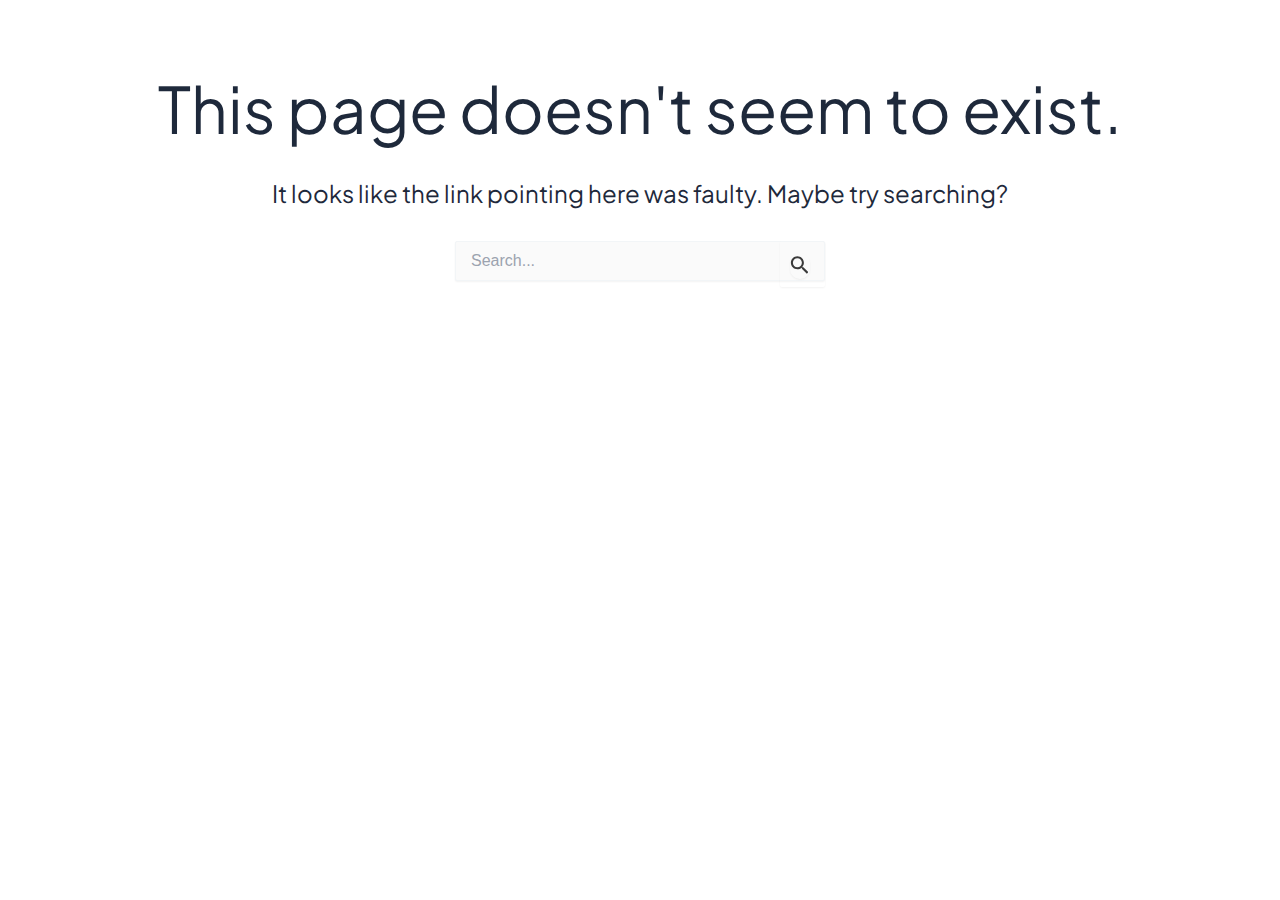
<file: 404/index.html>
<!DOCTYPE html>
<html lang="en-US">
<head>
<meta charset="UTF-8">
<meta name="viewport" content="width=device-width, initial-scale=1">
	 <link rel="profile" href="https://gmpg.org/xfn/11"> 
	 <title>Page not found &#8211; Henrikas Riškus</title>
<meta name="robots" content="max-image-preview:large">
	<style>img:is([sizes="auto" i], [sizes^="auto," i]) { contain-intrinsic-size: 3000px 1500px }</style>
	<link rel="dns-prefetch" href="//fonts.googleapis.com">
<link rel="alternate" type="application/rss+xml" title="Henrikas Riškus &raquo; Feed" href="/feed/">
<link rel="alternate" type="application/rss+xml" title="Henrikas Riškus &raquo; Comments Feed" href="/comments/feed/">
<script>
window._wpemojiSettings = {"baseUrl":"https:\/\/s.w.org\/images\/core\/emoji\/15.0.3\/72x72\/","ext":".png","svgUrl":"https:\/\/s.w.org\/images\/core\/emoji\/15.0.3\/svg\/","svgExt":".svg","source":{"concatemoji":"\/wp-includes\/js\/wp-emoji-release.min.js?ver=6.7.2"}};
/*! This file is auto-generated */
!function(i,n){var o,s,e;function c(e){try{var t={supportTests:e,timestamp:(new Date).valueOf()};sessionStorage.setItem(o,JSON.stringify(t))}catch(e){}}function p(e,t,n){e.clearRect(0,0,e.canvas.width,e.canvas.height),e.fillText(t,0,0);var t=new Uint32Array(e.getImageData(0,0,e.canvas.width,e.canvas.height).data),r=(e.clearRect(0,0,e.canvas.width,e.canvas.height),e.fillText(n,0,0),new Uint32Array(e.getImageData(0,0,e.canvas.width,e.canvas.height).data));return t.every(function(e,t){return e===r[t]})}function u(e,t,n){switch(t){case"flag":return n(e,"🏳️‍⚧️","🏳️​⚧️")?!1:!n(e,"🇺🇳","🇺​🇳")&&!n(e,"🏴󠁧󠁢󠁥󠁮󠁧󠁿","🏴​󠁧​󠁢​󠁥​󠁮​󠁧​󠁿");case"emoji":return!n(e,"🐦‍⬛","🐦​⬛")}return!1}function f(e,t,n){var r="undefined"!=typeof WorkerGlobalScope&&self instanceof WorkerGlobalScope?new OffscreenCanvas(300,150):i.createElement("canvas"),a=r.getContext("2d",{willReadFrequently:!0}),o=(a.textBaseline="top",a.font="600 32px Arial",{});return e.forEach(function(e){o[e]=t(a,e,n)}),o}function t(e){var t=i.createElement("script");t.src=e,t.defer=!0,i.head.appendChild(t)}"undefined"!=typeof Promise&&(o="wpEmojiSettingsSupports",s=["flag","emoji"],n.supports={everything:!0,everythingExceptFlag:!0},e=new Promise(function(e){i.addEventListener("DOMContentLoaded",e,{once:!0})}),new Promise(function(t){var n=function(){try{var e=JSON.parse(sessionStorage.getItem(o));if("object"==typeof e&&"number"==typeof e.timestamp&&(new Date).valueOf()<e.timestamp+604800&&"object"==typeof e.supportTests)return e.supportTests}catch(e){}return null}();if(!n){if("undefined"!=typeof Worker&&"undefined"!=typeof OffscreenCanvas&&"undefined"!=typeof URL&&URL.createObjectURL&&"undefined"!=typeof Blob)try{var e="postMessage("+f.toString()+"("+[JSON.stringify(s),u.toString(),p.toString()].join(",")+"));",r=new Blob([e],{type:"text/javascript"}),a=new Worker(URL.createObjectURL(r),{name:"wpTestEmojiSupports"});return void(a.onmessage=function(e){c(n=e.data),a.terminate(),t(n)})}catch(e){}c(n=f(s,u,p))}t(n)}).then(function(e){for(var t in e)n.supports[t]=e[t],n.supports.everything=n.supports.everything&&n.supports[t],"flag"!==t&&(n.supports.everythingExceptFlag=n.supports.everythingExceptFlag&&n.supports[t]);n.supports.everythingExceptFlag=n.supports.everythingExceptFlag&&!n.supports.flag,n.DOMReady=!1,n.readyCallback=function(){n.DOMReady=!0}}).then(function(){return e}).then(function(){var e;n.supports.everything||(n.readyCallback(),(e=n.source||{}).concatemoji?t(e.concatemoji):e.wpemoji&&e.twemoji&&(t(e.twemoji),t(e.wpemoji)))}))}((window,document),window._wpemojiSettings);
</script>
<link rel="stylesheet" id="astra-theme-css-css" href="/wp-content/themes/astra/assets/css/minified/main.min.css?ver=4.6.14" media="all">
<style id="astra-theme-css-inline-css">:root{--ast-post-nav-space:0;--ast-container-default-xlg-padding:2.5em;--ast-container-default-lg-padding:2.5em;--ast-container-default-slg-padding:2em;--ast-container-default-md-padding:2.5em;--ast-container-default-sm-padding:2.5em;--ast-container-default-xs-padding:2.4em;--ast-container-default-xxs-padding:1.8em;--ast-code-block-background:#ECEFF3;--ast-comment-inputs-background:#F9FAFB;--ast-normal-container-width:1120px;--ast-narrow-container-width:500px;--ast-blog-title-font-weight:600;--ast-blog-meta-weight:600;}html{font-size:100%;}a{color:var(--ast-global-color-0);}a:hover,a:focus{color:var(--ast-global-color-1);}body,button,input,select,textarea,.ast-button,.ast-custom-button{font-family:-apple-system,BlinkMacSystemFont,Segoe UI,Roboto,Oxygen-Sans,Ubuntu,Cantarell,Helvetica Neue,sans-serif;font-weight:inherit;font-size:16px;font-size:1rem;line-height:var(--ast-body-line-height,1.65);}blockquote{color:var(--ast-global-color-3);}p,.entry-content p{margin-bottom:0.5em;}h1,.entry-content h1,h2,.entry-content h2,h3,.entry-content h3,h4,.entry-content h4,h5,.entry-content h5,h6,.entry-content h6,.site-title,.site-title a{font-family:'Plus Jakarta Sans',sans-serif;font-weight:600;}.site-title{font-size:35px;font-size:2.1875rem;display:none;}.site-header .site-description{font-size:15px;font-size:0.9375rem;display:none;}.entry-title{font-size:20px;font-size:1.25rem;}.ast-blog-single-element.ast-taxonomy-container a{font-size:14px;font-size:0.875rem;}.ast-blog-meta-container{font-size:13px;font-size:0.8125rem;}.archive .ast-article-post .ast-article-inner,.blog .ast-article-post .ast-article-inner,.archive .ast-article-post .ast-article-inner:hover,.blog .ast-article-post .ast-article-inner:hover{border-top-left-radius:6px;border-top-right-radius:6px;border-bottom-right-radius:6px;border-bottom-left-radius:6px;overflow:hidden;}h1,.entry-content h1{font-size:64px;font-size:4rem;font-weight:600;font-family:'Plus Jakarta Sans',sans-serif;line-height:1.4em;}h2,.entry-content h2{font-size:48px;font-size:3rem;font-weight:600;font-family:'Plus Jakarta Sans',sans-serif;line-height:1.3em;}h3,.entry-content h3{font-size:24px;font-size:1.5rem;font-weight:600;font-family:'Plus Jakarta Sans',sans-serif;line-height:1.3em;}h4,.entry-content h4{font-size:20px;font-size:1.25rem;line-height:1.2em;font-weight:600;font-family:'Plus Jakarta Sans',sans-serif;}h5,.entry-content h5{font-size:18px;font-size:1.125rem;line-height:1.2em;font-weight:600;font-family:'Plus Jakarta Sans',sans-serif;}h6,.entry-content h6{font-size:15px;font-size:0.9375rem;line-height:1.25em;font-weight:600;font-family:'Plus Jakarta Sans',sans-serif;}::selection{background-color:var(--ast-global-color-0);color:#ffffff;}body,h1,.entry-title a,.entry-content h1,h2,.entry-content h2,h3,.entry-content h3,h4,.entry-content h4,h5,.entry-content h5,h6,.entry-content h6{color:var(--ast-global-color-3);}.tagcloud a:hover,.tagcloud a:focus,.tagcloud a.current-item{color:#ffffff;border-color:var(--ast-global-color-0);background-color:var(--ast-global-color-0);}input:focus,input[type="text"]:focus,input[type="email"]:focus,input[type="url"]:focus,input[type="password"]:focus,input[type="reset"]:focus,input[type="search"]:focus,textarea:focus{border-color:var(--ast-global-color-0);}input[type="radio"]:checked,input[type=reset],input[type="checkbox"]:checked,input[type="checkbox"]:hover:checked,input[type="checkbox"]:focus:checked,input[type=range]::-webkit-slider-thumb{border-color:var(--ast-global-color-0);background-color:var(--ast-global-color-0);box-shadow:none;}.site-footer a:hover + .post-count,.site-footer a:focus + .post-count{background:var(--ast-global-color-0);border-color:var(--ast-global-color-0);}.single .nav-links .nav-previous,.single .nav-links .nav-next{color:var(--ast-global-color-0);}.entry-meta,.entry-meta *{line-height:1.45;color:var(--ast-global-color-0);font-weight:600;}.entry-meta a:not(.ast-button):hover,.entry-meta a:not(.ast-button):hover *,.entry-meta a:not(.ast-button):focus,.entry-meta a:not(.ast-button):focus *,.page-links > .page-link,.page-links .page-link:hover,.post-navigation a:hover{color:var(--ast-global-color-1);}#cat option,.secondary .calendar_wrap thead a,.secondary .calendar_wrap thead a:visited{color:var(--ast-global-color-0);}.secondary .calendar_wrap #today,.ast-progress-val span{background:var(--ast-global-color-0);}.secondary a:hover + .post-count,.secondary a:focus + .post-count{background:var(--ast-global-color-0);border-color:var(--ast-global-color-0);}.calendar_wrap #today > a{color:#ffffff;}.page-links .page-link,.single .post-navigation a{color:var(--ast-global-color-3);}.ast-search-menu-icon .search-form button.search-submit{padding:0 4px;}.ast-search-menu-icon form.search-form{padding-right:0;}.ast-search-menu-icon.slide-search input.search-field{width:0;}.ast-header-search .ast-search-menu-icon.ast-dropdown-active .search-form,.ast-header-search .ast-search-menu-icon.ast-dropdown-active .search-field:focus{transition:all 0.2s;}.search-form input.search-field:focus{outline:none;}.ast-search-menu-icon .search-form button.search-submit:focus,.ast-theme-transparent-header .ast-header-search .ast-dropdown-active .ast-icon,.ast-theme-transparent-header .ast-inline-search .search-field:focus .ast-icon{color:var(--ast-global-color-1);}.ast-header-search .slide-search .search-form{border:2px solid var(--ast-global-color-0);}.ast-header-search .slide-search .search-field{background-color:#fff;}.ast-archive-title{color:var(--ast-global-color-2);}.widget-title,.widget .wp-block-heading{font-size:22px;font-size:1.375rem;color:var(--ast-global-color-2);}.ast-search-menu-icon.slide-search a:focus-visible:focus-visible,.astra-search-icon:focus-visible,#close:focus-visible,a:focus-visible,.ast-menu-toggle:focus-visible,.site .skip-link:focus-visible,.wp-block-loginout input:focus-visible,.wp-block-search.wp-block-search__button-inside .wp-block-search__inside-wrapper,.ast-header-navigation-arrow:focus-visible,.woocommerce .wc-proceed-to-checkout > .checkout-button:focus-visible,.woocommerce .woocommerce-MyAccount-navigation ul li a:focus-visible,.ast-orders-table__row .ast-orders-table__cell:focus-visible,.woocommerce .woocommerce-order-details .order-again > .button:focus-visible,.woocommerce .woocommerce-message a.button.wc-forward:focus-visible,.woocommerce #minus_qty:focus-visible,.woocommerce #plus_qty:focus-visible,a#ast-apply-coupon:focus-visible,.woocommerce .woocommerce-info a:focus-visible,.woocommerce .astra-shop-summary-wrap a:focus-visible,.woocommerce a.wc-forward:focus-visible,#ast-apply-coupon:focus-visible,.woocommerce-js .woocommerce-mini-cart-item a.remove:focus-visible,#close:focus-visible,.button.search-submit:focus-visible,#search_submit:focus,.normal-search:focus-visible,.ast-header-account-wrap:focus-visible{outline-style:dotted;outline-color:inherit;outline-width:thin;}input:focus,input[type="text"]:focus,input[type="email"]:focus,input[type="url"]:focus,input[type="password"]:focus,input[type="reset"]:focus,input[type="search"]:focus,input[type="number"]:focus,textarea:focus,.wp-block-search__input:focus,[data-section="section-header-mobile-trigger"] .ast-button-wrap .ast-mobile-menu-trigger-minimal:focus,.ast-mobile-popup-drawer.active .menu-toggle-close:focus,.woocommerce-ordering select.orderby:focus,#ast-scroll-top:focus,#coupon_code:focus,.woocommerce-page #comment:focus,.woocommerce #reviews #respond input#submit:focus,.woocommerce a.add_to_cart_button:focus,.woocommerce .button.single_add_to_cart_button:focus,.woocommerce .woocommerce-cart-form button:focus,.woocommerce .woocommerce-cart-form__cart-item .quantity .qty:focus,.woocommerce .woocommerce-billing-fields .woocommerce-billing-fields__field-wrapper .woocommerce-input-wrapper > .input-text:focus,.woocommerce #order_comments:focus,.woocommerce #place_order:focus,.woocommerce .woocommerce-address-fields .woocommerce-address-fields__field-wrapper .woocommerce-input-wrapper > .input-text:focus,.woocommerce .woocommerce-MyAccount-content form button:focus,.woocommerce .woocommerce-MyAccount-content .woocommerce-EditAccountForm .woocommerce-form-row .woocommerce-Input.input-text:focus,.woocommerce .ast-woocommerce-container .woocommerce-pagination ul.page-numbers li a:focus,body #content .woocommerce form .form-row .select2-container--default .select2-selection--single:focus,#ast-coupon-code:focus,.woocommerce.woocommerce-js .quantity input[type=number]:focus,.woocommerce-js .woocommerce-mini-cart-item .quantity input[type=number]:focus,.woocommerce p#ast-coupon-trigger:focus{border-style:dotted;border-color:inherit;border-width:thin;}input{outline:none;}body .ast-oembed-container *{position:absolute;top:0;width:100%;height:100%;left:0;}body .wp-block-embed-pocket-casts .ast-oembed-container *{position:unset;}.ast-single-post-featured-section + article {margin-top: 2em;}.site-content .ast-single-post-featured-section img {width: 100%;overflow: hidden;object-fit: cover;}.ast-separate-container .site-content .ast-single-post-featured-section + article {margin-top: -80px;z-index: 9;position: relative;border-radius: 4px;}@media (min-width: 922px) {.ast-no-sidebar .site-content .ast-article-image-container--wide {margin-left: -120px;margin-right: -120px;max-width: unset;width: unset;}.ast-left-sidebar .site-content .ast-article-image-container--wide,.ast-right-sidebar .site-content .ast-article-image-container--wide {margin-left: -10px;margin-right: -10px;}.site-content .ast-article-image-container--full {margin-left: calc( -50vw + 50%);margin-right: calc( -50vw + 50%);max-width: 100vw;width: 100vw;}.ast-left-sidebar .site-content .ast-article-image-container--full,.ast-right-sidebar .site-content .ast-article-image-container--full {margin-left: -10px;margin-right: -10px;max-width: inherit;width: auto;}}.site > .ast-single-related-posts-container {margin-top: 0;}@media (min-width: 922px) {.ast-desktop .ast-container--narrow {max-width: var(--ast-narrow-container-width);margin: 0 auto;}}.ast-page-builder-template .hentry {margin: 0;}.ast-page-builder-template .site-content > .ast-container {max-width: 100%;padding: 0;}.ast-page-builder-template .site .site-content #primary {padding: 0;margin: 0;}.ast-page-builder-template .no-results {text-align: center;margin: 4em auto;}.ast-page-builder-template .ast-pagination {padding: 2em;}.ast-page-builder-template .entry-header.ast-no-title.ast-no-thumbnail {margin-top: 0;}.ast-page-builder-template .entry-header.ast-header-without-markup {margin-top: 0;margin-bottom: 0;}.ast-page-builder-template .entry-header.ast-no-title.ast-no-meta {margin-bottom: 0;}.ast-page-builder-template.single .post-navigation {padding-bottom: 2em;}.ast-page-builder-template.single-post .site-content > .ast-container {max-width: 100%;}.ast-page-builder-template .entry-header {margin-top: 2em;margin-left: auto;margin-right: auto;}.ast-single-post.ast-page-builder-template .site-main > article,.woocommerce.ast-page-builder-template .site-main,.ast-page-builder-template .post-navigation {padding-top: 2em;padding-left: 20px;padding-right: 20px;}.ast-page-builder-template .ast-archive-description {margin: 2em auto 0;padding-left: 20px;padding-right: 20px;}.ast-page-builder-template .ast-row {margin-left: 0;margin-right: 0;}.single.ast-page-builder-template .entry-header + .entry-content,.single.ast-page-builder-template .ast-single-entry-banner + .site-content article .entry-content {margin-bottom: 2em;}@media(min-width: 921px) {.ast-page-builder-template.archive.ast-right-sidebar .ast-row article,.ast-page-builder-template.archive.ast-left-sidebar .ast-row article {padding-left: 0;padding-right: 0;}}input[type="text"],input[type="number"],input[type="email"],input[type="url"],input[type="password"],input[type="search"],input[type=reset],input[type=tel],input[type=date],select,textarea{font-size:16px;font-style:normal;font-weight:400;line-height:24px;width:100%;padding:12px 16px;border-radius:4px;box-shadow:0px 1px 2px 0px rgba(0,0,0,0.05);color:var(--ast-form-input-text,#475569);}input[type="text"],input[type="number"],input[type="email"],input[type="url"],input[type="password"],input[type="search"],input[type=reset],input[type=tel],input[type=date],select{height:40px;}input[type="date"]{border-width:1px;border-style:solid;border-color:var(--ast-border-color);}input[type="text"]:focus,input[type="number"]:focus,input[type="email"]:focus,input[type="url"]:focus,input[type="password"]:focus,input[type="search"]:focus,input[type=reset]:focus,input[type="tel"]:focus,input[type="date"]:focus,select:focus,textarea:focus{border-color:#046BD2;box-shadow:none;outline:none;color:var(--ast-form-input-focus-text,#475569);}label,legend{color:#111827;font-size:14px;font-style:normal;font-weight:500;line-height:20px;}select{padding:6px 10px;}fieldset{padding:30px;border-radius:4px;}button,.ast-button,.button,input[type="button"],input[type="reset"],input[type="submit"]{border-radius:4px;box-shadow:0px 1px 2px 0px rgba(0,0,0,0.05);}:root{--ast-comment-inputs-background:#FFF;}::placeholder{color:var(--ast-form-field-color,#9CA3AF);}::-ms-input-placeholder{color:var(--ast-form-field-color,#9CA3AF);}@media (max-width:921.9px){#ast-desktop-header{display:none;}}@media (min-width:922px){#ast-mobile-header{display:none;}}.wp-block-buttons.aligncenter{justify-content:center;}.wp-block-button.is-style-outline .wp-block-button__link{border-color:var(--ast-global-color-7);}div.wp-block-button.is-style-outline > .wp-block-button__link:not(.has-text-color),div.wp-block-button.wp-block-button__link.is-style-outline:not(.has-text-color){color:var(--ast-global-color-7);}.wp-block-button.is-style-outline .wp-block-button__link:hover,.wp-block-buttons .wp-block-button.is-style-outline .wp-block-button__link:focus,.wp-block-buttons .wp-block-button.is-style-outline > .wp-block-button__link:not(.has-text-color):hover,.wp-block-buttons .wp-block-button.wp-block-button__link.is-style-outline:not(.has-text-color):hover{color:var(--ast-global-color-2);background-color:var(--ast-global-color-7);border-color:var(--ast-global-color-7);}.post-page-numbers.current .page-link,.ast-pagination .page-numbers.current{color:#ffffff;border-color:var(--ast-global-color-0);background-color:var(--ast-global-color-0);}.wp-block-buttons .wp-block-button.is-style-outline .wp-block-button__link.wp-element-button,.ast-outline-button,.wp-block-uagb-buttons-child .uagb-buttons-repeater.ast-outline-button{border-color:var(--ast-global-color-7);font-family:inherit;font-weight:600;font-size:20px;font-size:1.25rem;line-height:1em;padding-top:20px;padding-right:40px;padding-bottom:20px;padding-left:40px;border-top-left-radius:50px;border-top-right-radius:50px;border-bottom-right-radius:50px;border-bottom-left-radius:50px;}.wp-block-buttons .wp-block-button.is-style-outline > .wp-block-button__link:not(.has-text-color),.wp-block-buttons .wp-block-button.wp-block-button__link.is-style-outline:not(.has-text-color),.ast-outline-button{color:var(--ast-global-color-2);}.wp-block-button.is-style-outline .wp-block-button__link:hover,.wp-block-buttons .wp-block-button.is-style-outline .wp-block-button__link:focus,.wp-block-buttons .wp-block-button.is-style-outline > .wp-block-button__link:not(.has-text-color):hover,.wp-block-buttons .wp-block-button.wp-block-button__link.is-style-outline:not(.has-text-color):hover,.ast-outline-button:hover,.ast-outline-button:focus,.wp-block-uagb-buttons-child .uagb-buttons-repeater.ast-outline-button:hover,.wp-block-uagb-buttons-child .uagb-buttons-repeater.ast-outline-button:focus{color:var(--ast-global-color-2);background-color:var(--ast-global-color-7);border-color:var(--ast-global-color-7);}.wp-block-button .wp-block-button__link.wp-element-button.is-style-outline:not(.has-background),.wp-block-button.is-style-outline>.wp-block-button__link.wp-element-button:not(.has-background),.ast-outline-button{background-color:var(--ast-global-color-7);}.uagb-buttons-repeater.ast-outline-button{border-radius:9999px;}@media (max-width:921px){.wp-block-buttons .wp-block-button.is-style-outline .wp-block-button__link.wp-element-button,.ast-outline-button,.wp-block-uagb-buttons-child .uagb-buttons-repeater.ast-outline-button{padding-top:18px;padding-right:32px;padding-bottom:18px;padding-left:32px;}}@media (max-width:544px){.wp-block-buttons .wp-block-button.is-style-outline .wp-block-button__link.wp-element-button,.ast-outline-button,.wp-block-uagb-buttons-child .uagb-buttons-repeater.ast-outline-button{padding-top:15px;padding-right:28px;padding-bottom:15px;padding-left:28px;}}.entry-content[ast-blocks-layout] > figure{margin-bottom:1em;}h1.widget-title{font-weight:600;}h2.widget-title{font-weight:600;}h3.widget-title{font-weight:600;}#page{display:flex;flex-direction:column;min-height:100vh;}.ast-404-layout-1 h1.page-title{color:var(--ast-global-color-2);}.single .post-navigation a{line-height:1em;height:inherit;}.error-404 .page-sub-title{font-size:1.5rem;font-weight:inherit;}.search .site-content .content-area .search-form{margin-bottom:0;}#page .site-content{flex-grow:1;}.widget{margin-bottom:1.25em;}#secondary li{line-height:1.5em;}#secondary .wp-block-group h2{margin-bottom:0.7em;}#secondary h2{font-size:1.7rem;}.ast-separate-container .ast-article-post,.ast-separate-container .ast-article-single,.ast-separate-container .comment-respond{padding:3em;}.ast-separate-container .ast-article-single .ast-article-single{padding:0;}.ast-article-single .wp-block-post-template-is-layout-grid{padding-left:0;}.ast-separate-container .comments-title,.ast-narrow-container .comments-title{padding:1.5em 2em;}.ast-page-builder-template .comment-form-textarea,.ast-comment-formwrap .ast-grid-common-col{padding:0;}.ast-comment-formwrap{padding:0;display:inline-flex;column-gap:20px;width:100%;margin-left:0;margin-right:0;}.comments-area textarea#comment:focus,.comments-area textarea#comment:active,.comments-area .ast-comment-formwrap input[type="text"]:focus,.comments-area .ast-comment-formwrap input[type="text"]:active {box-shadow:none;outline:none;}.archive.ast-page-builder-template .entry-header{margin-top:2em;}.ast-page-builder-template .ast-comment-formwrap{width:100%;}.entry-title{margin-bottom:0.6em;}.ast-archive-description p{font-size:inherit;font-weight:inherit;line-height:inherit;}.ast-separate-container .ast-comment-list li.depth-1,.hentry{margin-bottom:1.5em;}.site-content section.ast-archive-description{margin-bottom:2em;}@media (min-width:921px){.ast-left-sidebar.ast-page-builder-template #secondary,.archive.ast-right-sidebar.ast-page-builder-template .site-main{padding-left:20px;padding-right:20px;}}@media (max-width:544px){.ast-comment-formwrap.ast-row{column-gap:10px;display:inline-block;}#ast-commentform .ast-grid-common-col{position:relative;width:100%;}}@media (min-width:1201px){.ast-separate-container .ast-article-post,.ast-separate-container .ast-article-single,.ast-separate-container .ast-author-box,.ast-separate-container .ast-404-layout-1,.ast-separate-container .no-results{padding:3em;}}@media (max-width:921px){.ast-separate-container #primary,.ast-separate-container #secondary{padding:1.5em 0;}#primary,#secondary{padding:1.5em 0;margin:0;}.ast-left-sidebar #content > .ast-container{display:flex;flex-direction:column-reverse;width:100%;}}@media (min-width:922px){.ast-separate-container.ast-right-sidebar #primary,.ast-separate-container.ast-left-sidebar #primary{border:0;}.search-no-results.ast-separate-container #primary{margin-bottom:4em;}}.ast-404-layout-1 .ast-404-text{font-size:200px;font-size:12.5rem;}@media (min-width:922px){.error404.ast-separate-container #primary{margin-bottom:4em;}}@media (max-width:920px){.ast-404-layout-1 .ast-404-text{font-size:100px;font-size:6.25rem;}}.wp-block-button .wp-block-button__link{color:var(--ast-global-color-2);}.wp-block-button .wp-block-button__link:hover,.wp-block-button .wp-block-button__link:focus{color:var(--ast-global-color-2);background-color:var(--ast-global-color-7);border-color:var(--ast-global-color-7);}.elementor-widget-heading h1.elementor-heading-title{line-height:1.4em;}.elementor-widget-heading h2.elementor-heading-title{line-height:1.3em;}.elementor-widget-heading h3.elementor-heading-title{line-height:1.3em;}.elementor-widget-heading h4.elementor-heading-title{line-height:1.2em;}.elementor-widget-heading h5.elementor-heading-title{line-height:1.2em;}.elementor-widget-heading h6.elementor-heading-title{line-height:1.25em;}.wp-block-button .wp-block-button__link,.wp-block-search .wp-block-search__button,body .wp-block-file .wp-block-file__button{border-style:solid;border-top-width:0px;border-right-width:0px;border-left-width:0px;border-bottom-width:0px;border-color:var(--ast-global-color-7);background-color:var(--ast-global-color-7);color:var(--ast-global-color-2);font-family:inherit;font-weight:600;line-height:1em;font-size:20px;font-size:1.25rem;border-top-left-radius:50px;border-top-right-radius:50px;border-bottom-right-radius:50px;border-bottom-left-radius:50px;padding-top:20px;padding-right:40px;padding-bottom:20px;padding-left:40px;}@media (max-width:921px){.wp-block-button .wp-block-button__link,.wp-block-search .wp-block-search__button,body .wp-block-file .wp-block-file__button{padding-top:18px;padding-right:32px;padding-bottom:18px;padding-left:32px;}}@media (max-width:544px){.wp-block-button .wp-block-button__link,.wp-block-search .wp-block-search__button,body .wp-block-file .wp-block-file__button{padding-top:15px;padding-right:28px;padding-bottom:15px;padding-left:28px;}}.menu-toggle,button,.ast-button,.ast-custom-button,.button,input#submit,input[type="button"],input[type="submit"],input[type="reset"],#comments .submit,.search .search-submit,form[CLASS*="wp-block-search__"].wp-block-search .wp-block-search__inside-wrapper .wp-block-search__button,body .wp-block-file .wp-block-file__button,.search .search-submit,.woocommerce-js a.button,.woocommerce button.button,.woocommerce .woocommerce-message a.button,.woocommerce #respond input#submit.alt,.woocommerce input.button.alt,.woocommerce input.button,.woocommerce input.button:disabled,.woocommerce input.button:disabled[disabled],.woocommerce input.button:disabled:hover,.woocommerce input.button:disabled[disabled]:hover,.woocommerce #respond input#submit,.woocommerce button.button.alt.disabled,.wc-block-grid__products .wc-block-grid__product .wp-block-button__link,.wc-block-grid__product-onsale,[CLASS*="wc-block"] button,.woocommerce-js .astra-cart-drawer .astra-cart-drawer-content .woocommerce-mini-cart__buttons .button:not(.checkout):not(.ast-continue-shopping),.woocommerce-js .astra-cart-drawer .astra-cart-drawer-content .woocommerce-mini-cart__buttons a.checkout,.woocommerce button.button.alt.disabled.wc-variation-selection-needed,[CLASS*="wc-block"] .wc-block-components-button{border-style:solid;border-top-width:0px;border-right-width:0px;border-left-width:0px;border-bottom-width:0px;color:var(--ast-global-color-2);border-color:var(--ast-global-color-7);background-color:var(--ast-global-color-7);padding-top:20px;padding-right:40px;padding-bottom:20px;padding-left:40px;font-family:inherit;font-weight:600;font-size:20px;font-size:1.25rem;line-height:1em;border-top-left-radius:50px;border-top-right-radius:50px;border-bottom-right-radius:50px;border-bottom-left-radius:50px;}button:focus,.menu-toggle:hover,button:hover,.ast-button:hover,.ast-custom-button:hover .button:hover,.ast-custom-button:hover ,input[type=reset]:hover,input[type=reset]:focus,input#submit:hover,input#submit:focus,input[type="button"]:hover,input[type="button"]:focus,input[type="submit"]:hover,input[type="submit"]:focus,form[CLASS*="wp-block-search__"].wp-block-search .wp-block-search__inside-wrapper .wp-block-search__button:hover,form[CLASS*="wp-block-search__"].wp-block-search .wp-block-search__inside-wrapper .wp-block-search__button:focus,body .wp-block-file .wp-block-file__button:hover,body .wp-block-file .wp-block-file__button:focus,.woocommerce-js a.button:hover,.woocommerce button.button:hover,.woocommerce .woocommerce-message a.button:hover,.woocommerce #respond input#submit:hover,.woocommerce #respond input#submit.alt:hover,.woocommerce input.button.alt:hover,.woocommerce input.button:hover,.woocommerce button.button.alt.disabled:hover,.wc-block-grid__products .wc-block-grid__product .wp-block-button__link:hover,[CLASS*="wc-block"] button:hover,.woocommerce-js .astra-cart-drawer .astra-cart-drawer-content .woocommerce-mini-cart__buttons .button:not(.checkout):not(.ast-continue-shopping):hover,.woocommerce-js .astra-cart-drawer .astra-cart-drawer-content .woocommerce-mini-cart__buttons a.checkout:hover,.woocommerce button.button.alt.disabled.wc-variation-selection-needed:hover,[CLASS*="wc-block"] .wc-block-components-button:hover,[CLASS*="wc-block"] .wc-block-components-button:focus{color:var(--ast-global-color-2);background-color:var(--ast-global-color-7);border-color:var(--ast-global-color-7);}form[CLASS*="wp-block-search__"].wp-block-search .wp-block-search__inside-wrapper .wp-block-search__button.has-icon{padding-top:calc(20px - 3px);padding-right:calc(40px - 3px);padding-bottom:calc(20px - 3px);padding-left:calc(40px - 3px);}@media (max-width:921px){.menu-toggle,button,.ast-button,.ast-custom-button,.button,input#submit,input[type="button"],input[type="submit"],input[type="reset"],#comments .submit,.search .search-submit,form[CLASS*="wp-block-search__"].wp-block-search .wp-block-search__inside-wrapper .wp-block-search__button,body .wp-block-file .wp-block-file__button,.search .search-submit,.woocommerce-js a.button,.woocommerce button.button,.woocommerce .woocommerce-message a.button,.woocommerce #respond input#submit.alt,.woocommerce input.button.alt,.woocommerce input.button,.woocommerce input.button:disabled,.woocommerce input.button:disabled[disabled],.woocommerce input.button:disabled:hover,.woocommerce input.button:disabled[disabled]:hover,.woocommerce #respond input#submit,.woocommerce button.button.alt.disabled,.wc-block-grid__products .wc-block-grid__product .wp-block-button__link,.wc-block-grid__product-onsale,[CLASS*="wc-block"] button,.woocommerce-js .astra-cart-drawer .astra-cart-drawer-content .woocommerce-mini-cart__buttons .button:not(.checkout):not(.ast-continue-shopping),.woocommerce-js .astra-cart-drawer .astra-cart-drawer-content .woocommerce-mini-cart__buttons a.checkout,.woocommerce button.button.alt.disabled.wc-variation-selection-needed,[CLASS*="wc-block"] .wc-block-components-button{padding-top:18px;padding-right:32px;padding-bottom:18px;padding-left:32px;}}@media (max-width:544px){.menu-toggle,button,.ast-button,.ast-custom-button,.button,input#submit,input[type="button"],input[type="submit"],input[type="reset"],#comments .submit,.search .search-submit,form[CLASS*="wp-block-search__"].wp-block-search .wp-block-search__inside-wrapper .wp-block-search__button,body .wp-block-file .wp-block-file__button,.search .search-submit,.woocommerce-js a.button,.woocommerce button.button,.woocommerce .woocommerce-message a.button,.woocommerce #respond input#submit.alt,.woocommerce input.button.alt,.woocommerce input.button,.woocommerce input.button:disabled,.woocommerce input.button:disabled[disabled],.woocommerce input.button:disabled:hover,.woocommerce input.button:disabled[disabled]:hover,.woocommerce #respond input#submit,.woocommerce button.button.alt.disabled,.wc-block-grid__products .wc-block-grid__product .wp-block-button__link,.wc-block-grid__product-onsale,[CLASS*="wc-block"] button,.woocommerce-js .astra-cart-drawer .astra-cart-drawer-content .woocommerce-mini-cart__buttons .button:not(.checkout):not(.ast-continue-shopping),.woocommerce-js .astra-cart-drawer .astra-cart-drawer-content .woocommerce-mini-cart__buttons a.checkout,.woocommerce button.button.alt.disabled.wc-variation-selection-needed,[CLASS*="wc-block"] .wc-block-components-button{padding-top:15px;padding-right:28px;padding-bottom:15px;padding-left:28px;}}@media (max-width:921px){.ast-mobile-header-stack .main-header-bar .ast-search-menu-icon{display:inline-block;}.ast-header-break-point.ast-header-custom-item-outside .ast-mobile-header-stack .main-header-bar .ast-search-icon{margin:0;}.ast-comment-avatar-wrap img{max-width:2.5em;}.ast-comment-meta{padding:0 1.8888em 1.3333em;}}@media (min-width:544px){.ast-container{max-width:100%;}}@media (max-width:544px){.ast-separate-container .ast-article-post,.ast-separate-container .ast-article-single,.ast-separate-container .comments-title,.ast-separate-container .ast-archive-description{padding:1.5em 1em;}.ast-separate-container #content .ast-container{padding-left:0.54em;padding-right:0.54em;}.ast-separate-container .ast-comment-list .bypostauthor{padding:.5em;}.ast-search-menu-icon.ast-dropdown-active .search-field{width:170px;}}@media (min-width:545px){.ast-page-builder-template .comments-area,.single.ast-page-builder-template .entry-header,.single.ast-page-builder-template .post-navigation,.single.ast-page-builder-template .ast-single-related-posts-container{max-width:1160px;margin-left:auto;margin-right:auto;}}@media (max-width:921px){.site-title{display:none;}.site-header .site-description{display:none;}h1,.entry-content h1{font-size:30px;}h2,.entry-content h2{font-size:25px;}h3,.entry-content h3{font-size:20px;}}@media (max-width:544px){.site-title{display:none;}.site-header .site-description{display:none;}h1,.entry-content h1{font-size:30px;}h2,.entry-content h2{font-size:25px;}h3,.entry-content h3{font-size:20px;}}@media (max-width:921px){html{font-size:91.2%;}}@media (max-width:544px){html{font-size:91.2%;}}@media (min-width:922px){.ast-container{max-width:1160px;}}@media (min-width:922px){.site-content .ast-container{display:flex;}}@media (max-width:921px){.site-content .ast-container{flex-direction:column;}}@media (min-width:922px){.main-header-menu .sub-menu .menu-item.ast-left-align-sub-menu:hover > .sub-menu,.main-header-menu .sub-menu .menu-item.ast-left-align-sub-menu.focus > .sub-menu{margin-left:-0px;}}.entry-content li > p{margin-bottom:0;}.site .comments-area{padding-bottom:2em;margin-top:2em;}.wp-block-file {display: flex;align-items: center;flex-wrap: wrap;justify-content: space-between;}.wp-block-pullquote {border: none;}.wp-block-pullquote blockquote::before {content: "\201D";font-family: "Helvetica",sans-serif;display: flex;transform: rotate( 180deg );font-size: 6rem;font-style: normal;line-height: 1;font-weight: bold;align-items: center;justify-content: center;}.has-text-align-right > blockquote::before {justify-content: flex-start;}.has-text-align-left > blockquote::before {justify-content: flex-end;}figure.wp-block-pullquote.is-style-solid-color blockquote {max-width: 100%;text-align: inherit;}html body {--wp--custom--ast-default-block-top-padding: 100px;--wp--custom--ast-default-block-right-padding: 80px;--wp--custom--ast-default-block-bottom-padding: 100px;--wp--custom--ast-default-block-left-padding: 80px;--wp--custom--ast-container-width: 1120px;--wp--custom--ast-content-width-size: 1120px;--wp--custom--ast-wide-width-size: calc(1120px + var(--wp--custom--ast-default-block-left-padding) + var(--wp--custom--ast-default-block-right-padding));}.ast-narrow-container {--wp--custom--ast-content-width-size: 500px;--wp--custom--ast-wide-width-size: 500px;}@media(max-width: 921px) {html body {--wp--custom--ast-default-block-top-padding: 50px;--wp--custom--ast-default-block-right-padding: 50px;--wp--custom--ast-default-block-bottom-padding: 50px;--wp--custom--ast-default-block-left-padding: 50px;}}@media(max-width: 544px) {html body {--wp--custom--ast-default-block-top-padding: 50px;--wp--custom--ast-default-block-right-padding: 30px;--wp--custom--ast-default-block-bottom-padding: 50px;--wp--custom--ast-default-block-left-padding: 30px;}}.entry-content > .wp-block-group,.entry-content > .wp-block-cover,.entry-content > .wp-block-columns {padding-top: var(--wp--custom--ast-default-block-top-padding);padding-right: var(--wp--custom--ast-default-block-right-padding);padding-bottom: var(--wp--custom--ast-default-block-bottom-padding);padding-left: var(--wp--custom--ast-default-block-left-padding);}.ast-plain-container.ast-no-sidebar .entry-content > .alignfull,.ast-page-builder-template .ast-no-sidebar .entry-content > .alignfull {margin-left: calc( -50vw + 50%);margin-right: calc( -50vw + 50%);max-width: 100vw;width: 100vw;}.ast-plain-container.ast-no-sidebar .entry-content .alignfull .alignfull,.ast-page-builder-template.ast-no-sidebar .entry-content .alignfull .alignfull,.ast-plain-container.ast-no-sidebar .entry-content .alignfull .alignwide,.ast-page-builder-template.ast-no-sidebar .entry-content .alignfull .alignwide,.ast-plain-container.ast-no-sidebar .entry-content .alignwide .alignfull,.ast-page-builder-template.ast-no-sidebar .entry-content .alignwide .alignfull,.ast-plain-container.ast-no-sidebar .entry-content .alignwide .alignwide,.ast-page-builder-template.ast-no-sidebar .entry-content .alignwide .alignwide,.ast-plain-container.ast-no-sidebar .entry-content .wp-block-column .alignfull,.ast-page-builder-template.ast-no-sidebar .entry-content .wp-block-column .alignfull,.ast-plain-container.ast-no-sidebar .entry-content .wp-block-column .alignwide,.ast-page-builder-template.ast-no-sidebar .entry-content .wp-block-column .alignwide {margin-left: auto;margin-right: auto;width: 100%;}[ast-blocks-layout] .wp-block-separator:not(.is-style-dots) {height: 0;}[ast-blocks-layout] .wp-block-separator {margin: 20px auto;}[ast-blocks-layout] .wp-block-separator:not(.is-style-wide):not(.is-style-dots) {max-width: 100px;}[ast-blocks-layout] .wp-block-separator.has-background {padding: 0;}.entry-content[ast-blocks-layout] > * {max-width: var(--wp--custom--ast-content-width-size);margin-left: auto;margin-right: auto;}.entry-content[ast-blocks-layout] > .alignwide {max-width: var(--wp--custom--ast-wide-width-size);}.entry-content[ast-blocks-layout] .alignfull {max-width: none;}.entry-content .wp-block-columns {margin-bottom: 0;}blockquote {margin: 1.5em;border-color: rgba(0,0,0,0.05);}.wp-block-quote:not(.has-text-align-right):not(.has-text-align-center) {border-left: 5px solid rgba(0,0,0,0.05);}.has-text-align-right > blockquote,blockquote.has-text-align-right {border-right: 5px solid rgba(0,0,0,0.05);}.has-text-align-left > blockquote,blockquote.has-text-align-left {border-left: 5px solid rgba(0,0,0,0.05);}.wp-block-site-tagline,.wp-block-latest-posts .read-more {margin-top: 15px;}.wp-block-loginout p label {display: block;}.wp-block-loginout p:not(.login-remember):not(.login-submit) input {width: 100%;}.wp-block-loginout input:focus {border-color: transparent;}.wp-block-loginout input:focus {outline: thin dotted;}.entry-content .wp-block-media-text .wp-block-media-text__content {padding: 0 0 0 8%;}.entry-content .wp-block-media-text.has-media-on-the-right .wp-block-media-text__content {padding: 0 8% 0 0;}.entry-content .wp-block-media-text.has-background .wp-block-media-text__content {padding: 8%;}.entry-content .wp-block-cover:not([class*="background-color"]) .wp-block-cover__inner-container,.entry-content .wp-block-cover:not([class*="background-color"]) .wp-block-cover-image-text,.entry-content .wp-block-cover:not([class*="background-color"]) .wp-block-cover-text,.entry-content .wp-block-cover-image:not([class*="background-color"]) .wp-block-cover__inner-container,.entry-content .wp-block-cover-image:not([class*="background-color"]) .wp-block-cover-image-text,.entry-content .wp-block-cover-image:not([class*="background-color"]) .wp-block-cover-text {color: var(--ast-global-color-5);}.wp-block-loginout .login-remember input {width: 1.1rem;height: 1.1rem;margin: 0 5px 4px 0;vertical-align: middle;}.wp-block-latest-posts > li > *:first-child,.wp-block-latest-posts:not(.is-grid) > li:first-child {margin-top: 0;}.wp-block-search__inside-wrapper .wp-block-search__input {padding: 0 10px;color: var(--ast-global-color-3);background: var(--ast-global-color-5);border-color: var(--ast-border-color);}.wp-block-latest-posts .read-more {margin-bottom: 1.5em;}.wp-block-search__no-button .wp-block-search__inside-wrapper .wp-block-search__input {padding-top: 5px;padding-bottom: 5px;}.wp-block-latest-posts .wp-block-latest-posts__post-date,.wp-block-latest-posts .wp-block-latest-posts__post-author {font-size: 1rem;}.wp-block-latest-posts > li > *,.wp-block-latest-posts:not(.is-grid) > li {margin-top: 12px;margin-bottom: 12px;}.ast-page-builder-template .entry-content[ast-blocks-layout] > *,.ast-page-builder-template .entry-content[ast-blocks-layout] > .alignfull > * {max-width: none;}.ast-page-builder-template .entry-content[ast-blocks-layout] > .alignwide > * {max-width: var(--wp--custom--ast-wide-width-size);}.ast-page-builder-template .entry-content[ast-blocks-layout] > .inherit-container-width > *,.ast-page-builder-template .entry-content[ast-blocks-layout] > * > *,.entry-content[ast-blocks-layout] > .wp-block-cover .wp-block-cover__inner-container {max-width: var(--wp--custom--ast-content-width-size);margin-left: auto;margin-right: auto;}.entry-content[ast-blocks-layout] .wp-block-cover:not(.alignleft):not(.alignright) {width: auto;}@media(max-width: 1200px) {.ast-separate-container .entry-content > .alignfull,.ast-separate-container .entry-content[ast-blocks-layout] > .alignwide,.ast-plain-container .entry-content[ast-blocks-layout] > .alignwide,.ast-plain-container .entry-content .alignfull {margin-left: calc(-1 * min(var(--ast-container-default-xlg-padding),20px)) ;margin-right: calc(-1 * min(var(--ast-container-default-xlg-padding),20px));}}@media(min-width: 1201px) {.ast-separate-container .entry-content > .alignfull {margin-left: calc(-1 * var(--ast-container-default-xlg-padding) );margin-right: calc(-1 * var(--ast-container-default-xlg-padding) );}.ast-separate-container .entry-content[ast-blocks-layout] > .alignwide,.ast-plain-container .entry-content[ast-blocks-layout] > .alignwide {margin-left: calc(-1 * var(--wp--custom--ast-default-block-left-padding) );margin-right: calc(-1 * var(--wp--custom--ast-default-block-right-padding) );}}@media(min-width: 921px) {.ast-separate-container .entry-content .wp-block-group.alignwide:not(.inherit-container-width) > :where(:not(.alignleft):not(.alignright)),.ast-plain-container .entry-content .wp-block-group.alignwide:not(.inherit-container-width) > :where(:not(.alignleft):not(.alignright)) {max-width: calc( var(--wp--custom--ast-content-width-size) + 80px );}.ast-plain-container.ast-right-sidebar .entry-content[ast-blocks-layout] .alignfull,.ast-plain-container.ast-left-sidebar .entry-content[ast-blocks-layout] .alignfull {margin-left: -60px;margin-right: -60px;}}@media(min-width: 544px) {.entry-content > .alignleft {margin-right: 20px;}.entry-content > .alignright {margin-left: 20px;}}@media (max-width:544px){.wp-block-columns .wp-block-column:not(:last-child){margin-bottom:20px;}.wp-block-latest-posts{margin:0;}}@media( max-width: 600px ) {.entry-content .wp-block-media-text .wp-block-media-text__content,.entry-content .wp-block-media-text.has-media-on-the-right .wp-block-media-text__content {padding: 8% 0 0;}.entry-content .wp-block-media-text.has-background .wp-block-media-text__content {padding: 8%;}}.ast-narrow-container .site-content .wp-block-uagb-image--align-full .wp-block-uagb-image__figure {max-width: 100%;margin-left: auto;margin-right: auto;}.entry-content ul,.entry-content ol {padding: revert;margin: revert;padding-left: 20px;}:root .has-ast-global-color-0-color{color:var(--ast-global-color-0);}:root .has-ast-global-color-0-background-color{background-color:var(--ast-global-color-0);}:root .wp-block-button .has-ast-global-color-0-color{color:var(--ast-global-color-0);}:root .wp-block-button .has-ast-global-color-0-background-color{background-color:var(--ast-global-color-0);}:root .has-ast-global-color-1-color{color:var(--ast-global-color-1);}:root .has-ast-global-color-1-background-color{background-color:var(--ast-global-color-1);}:root .wp-block-button .has-ast-global-color-1-color{color:var(--ast-global-color-1);}:root .wp-block-button .has-ast-global-color-1-background-color{background-color:var(--ast-global-color-1);}:root .has-ast-global-color-2-color{color:var(--ast-global-color-2);}:root .has-ast-global-color-2-background-color{background-color:var(--ast-global-color-2);}:root .wp-block-button .has-ast-global-color-2-color{color:var(--ast-global-color-2);}:root .wp-block-button .has-ast-global-color-2-background-color{background-color:var(--ast-global-color-2);}:root .has-ast-global-color-3-color{color:var(--ast-global-color-3);}:root .has-ast-global-color-3-background-color{background-color:var(--ast-global-color-3);}:root .wp-block-button .has-ast-global-color-3-color{color:var(--ast-global-color-3);}:root .wp-block-button .has-ast-global-color-3-background-color{background-color:var(--ast-global-color-3);}:root .has-ast-global-color-4-color{color:var(--ast-global-color-4);}:root .has-ast-global-color-4-background-color{background-color:var(--ast-global-color-4);}:root .wp-block-button .has-ast-global-color-4-color{color:var(--ast-global-color-4);}:root .wp-block-button .has-ast-global-color-4-background-color{background-color:var(--ast-global-color-4);}:root .has-ast-global-color-5-color{color:var(--ast-global-color-5);}:root .has-ast-global-color-5-background-color{background-color:var(--ast-global-color-5);}:root .wp-block-button .has-ast-global-color-5-color{color:var(--ast-global-color-5);}:root .wp-block-button .has-ast-global-color-5-background-color{background-color:var(--ast-global-color-5);}:root .has-ast-global-color-6-color{color:var(--ast-global-color-6);}:root .has-ast-global-color-6-background-color{background-color:var(--ast-global-color-6);}:root .wp-block-button .has-ast-global-color-6-color{color:var(--ast-global-color-6);}:root .wp-block-button .has-ast-global-color-6-background-color{background-color:var(--ast-global-color-6);}:root .has-ast-global-color-7-color{color:var(--ast-global-color-7);}:root .has-ast-global-color-7-background-color{background-color:var(--ast-global-color-7);}:root .wp-block-button .has-ast-global-color-7-color{color:var(--ast-global-color-7);}:root .wp-block-button .has-ast-global-color-7-background-color{background-color:var(--ast-global-color-7);}:root .has-ast-global-color-8-color{color:var(--ast-global-color-8);}:root .has-ast-global-color-8-background-color{background-color:var(--ast-global-color-8);}:root .wp-block-button .has-ast-global-color-8-color{color:var(--ast-global-color-8);}:root .wp-block-button .has-ast-global-color-8-background-color{background-color:var(--ast-global-color-8);}:root{--ast-global-color-0:#060097;--ast-global-color-1:#c10fff;--ast-global-color-2:#1e293b;--ast-global-color-3:#67768e;--ast-global-color-4:#f9f6fe;--ast-global-color-5:#FFFFFF;--ast-global-color-6:#F2F5F7;--ast-global-color-7:#ffcd57;--ast-global-color-8:#000000;}:root {--ast-border-color : var(--ast-global-color-6);}.ast-breadcrumbs .trail-browse,.ast-breadcrumbs .trail-items,.ast-breadcrumbs .trail-items li{display:inline-block;margin:0;padding:0;border:none;background:inherit;text-indent:0;text-decoration:none;}.ast-breadcrumbs .trail-browse{font-size:inherit;font-style:inherit;font-weight:inherit;color:inherit;}.ast-breadcrumbs .trail-items{list-style:none;}.trail-items li::after{padding:0 0.3em;content:"\00bb";}.trail-items li:last-of-type::after{display:none;}h1,.entry-content h1,h2,.entry-content h2,h3,.entry-content h3,h4,.entry-content h4,h5,.entry-content h5,h6,.entry-content h6{color:var(--ast-global-color-2);}.entry-title a{color:var(--ast-global-color-2);}@media (max-width:921px){.ast-builder-grid-row-container.ast-builder-grid-row-tablet-3-firstrow .ast-builder-grid-row > *:first-child,.ast-builder-grid-row-container.ast-builder-grid-row-tablet-3-lastrow .ast-builder-grid-row > *:last-child{grid-column:1 / -1;}}@media (max-width:544px){.ast-builder-grid-row-container.ast-builder-grid-row-mobile-3-firstrow .ast-builder-grid-row > *:first-child,.ast-builder-grid-row-container.ast-builder-grid-row-mobile-3-lastrow .ast-builder-grid-row > *:last-child{grid-column:1 / -1;}}.ast-builder-layout-element[data-section="title_tagline"]{display:flex;}@media (max-width:921px){.ast-header-break-point .ast-builder-layout-element[data-section="title_tagline"]{display:flex;}}@media (max-width:544px){.ast-header-break-point .ast-builder-layout-element[data-section="title_tagline"]{display:flex;}}.ast-builder-menu-1{font-family:inherit;font-weight:inherit;}.ast-builder-menu-1 .menu-item > .menu-link{color:rgba(242,245,247,0.76);}.ast-builder-menu-1 .menu-item > .ast-menu-toggle{color:rgba(242,245,247,0.76);}.ast-builder-menu-1 .menu-item:hover > .menu-link,.ast-builder-menu-1 .inline-on-mobile .menu-item:hover > .ast-menu-toggle{color:var(--ast-global-color-5);}.ast-builder-menu-1 .menu-item:hover > .ast-menu-toggle{color:var(--ast-global-color-5);}.ast-builder-menu-1 .menu-item.current-menu-item > .menu-link,.ast-builder-menu-1 .inline-on-mobile .menu-item.current-menu-item > .ast-menu-toggle,.ast-builder-menu-1 .current-menu-ancestor > .menu-link{color:var(--ast-global-color-5);}.ast-builder-menu-1 .menu-item.current-menu-item > .ast-menu-toggle{color:var(--ast-global-color-5);}.ast-builder-menu-1 .sub-menu,.ast-builder-menu-1 .inline-on-mobile .sub-menu{border-top-width:2px;border-bottom-width:0px;border-right-width:0px;border-left-width:0px;border-color:var(--ast-global-color-0);border-style:solid;}.ast-builder-menu-1 .main-header-menu > .menu-item > .sub-menu,.ast-builder-menu-1 .main-header-menu > .menu-item > .astra-full-megamenu-wrapper{margin-top:0px;}.ast-desktop .ast-builder-menu-1 .main-header-menu > .menu-item > .sub-menu:before,.ast-desktop .ast-builder-menu-1 .main-header-menu > .menu-item > .astra-full-megamenu-wrapper:before{height:calc( 0px + 5px );}.ast-desktop .ast-builder-menu-1 .menu-item .sub-menu .menu-link{border-style:none;}@media (max-width:921px){.ast-header-break-point .ast-builder-menu-1 .menu-item.menu-item-has-children > .ast-menu-toggle{top:0;}.ast-builder-menu-1 .inline-on-mobile .menu-item.menu-item-has-children > .ast-menu-toggle{right:-15px;}.ast-builder-menu-1 .menu-item-has-children > .menu-link:after{content:unset;}.ast-builder-menu-1 .main-header-menu > .menu-item > .sub-menu,.ast-builder-menu-1 .main-header-menu > .menu-item > .astra-full-megamenu-wrapper{margin-top:0;}}@media (max-width:544px){.ast-header-break-point .ast-builder-menu-1 .menu-item.menu-item-has-children > .ast-menu-toggle{top:0;}.ast-builder-menu-1 .main-header-menu > .menu-item > .sub-menu,.ast-builder-menu-1 .main-header-menu > .menu-item > .astra-full-megamenu-wrapper{margin-top:0;}}.ast-builder-menu-1{display:flex;}@media (max-width:921px){.ast-header-break-point .ast-builder-menu-1{display:flex;}}@media (max-width:544px){.ast-header-break-point .ast-builder-menu-1{display:flex;}}.ast-social-stack-desktop .ast-builder-social-element,.ast-social-stack-tablet .ast-builder-social-element,.ast-social-stack-mobile .ast-builder-social-element {margin-top: 6px;margin-bottom: 6px;}.social-show-label-true .ast-builder-social-element {width: auto;padding: 0 0.4em;}[data-section^="section-fb-social-icons-"] .footer-social-inner-wrap {text-align: center;}.ast-footer-social-wrap {width: 100%;}.ast-footer-social-wrap .ast-builder-social-element:first-child {margin-left: 0;}.ast-footer-social-wrap .ast-builder-social-element:last-child {margin-right: 0;}.ast-header-social-wrap .ast-builder-social-element:first-child {margin-left: 0;}.ast-header-social-wrap .ast-builder-social-element:last-child {margin-right: 0;}.ast-builder-social-element {line-height: 1;color: #3a3a3a;background: transparent;vertical-align: middle;transition: all 0.01s;margin-left: 6px;margin-right: 6px;justify-content: center;align-items: center;}.ast-builder-social-element {line-height: 1;color: #3a3a3a;background: transparent;vertical-align: middle;transition: all 0.01s;margin-left: 6px;margin-right: 6px;justify-content: center;align-items: center;}.ast-builder-social-element .social-item-label {padding-left: 6px;}.ast-header-social-1-wrap .ast-builder-social-element,.ast-header-social-1-wrap .social-show-label-true .ast-builder-social-element{margin-left:12.5px;margin-right:12.5px;}.ast-header-social-1-wrap .ast-builder-social-element svg{width:18px;height:18px;}.ast-header-social-1-wrap .ast-social-color-type-custom svg{fill:var(--ast-global-color-4);}.ast-header-social-1-wrap .ast-social-color-type-custom .ast-builder-social-element:hover{color:var(--ast-global-color-4);}.ast-header-social-1-wrap .ast-social-color-type-custom .ast-builder-social-element:hover svg{fill:var(--ast-global-color-4);}.ast-header-social-1-wrap .ast-social-color-type-custom .social-item-label{color:var(--ast-global-color-4);}.ast-header-social-1-wrap .ast-builder-social-element:hover .social-item-label{color:var(--ast-global-color-4);}.ast-builder-layout-element[data-section="section-hb-social-icons-1"]{display:flex;}@media (max-width:921px){.ast-header-break-point .ast-builder-layout-element[data-section="section-hb-social-icons-1"]{display:flex;}}@media (max-width:544px){.ast-header-break-point .ast-builder-layout-element[data-section="section-hb-social-icons-1"]{display:flex;}}.site-below-footer-wrap{padding-top:20px;padding-bottom:20px;}.site-below-footer-wrap[data-section="section-below-footer-builder"]{background-color:#eeeeee;;background-image:none;;min-height:80px;border-style:solid;border-width:0px;border-top-width:1px;border-top-color:#eaeaea;}.site-below-footer-wrap[data-section="section-below-footer-builder"] .ast-builder-grid-row{max-width:1120px;min-height:80px;margin-left:auto;margin-right:auto;}.site-below-footer-wrap[data-section="section-below-footer-builder"] .ast-builder-grid-row,.site-below-footer-wrap[data-section="section-below-footer-builder"] .site-footer-section{align-items:flex-start;}.site-below-footer-wrap[data-section="section-below-footer-builder"].ast-footer-row-inline .site-footer-section{display:flex;margin-bottom:0;}.ast-builder-grid-row-full .ast-builder-grid-row{grid-template-columns:1fr;}@media (max-width:921px){.site-below-footer-wrap[data-section="section-below-footer-builder"].ast-footer-row-tablet-inline .site-footer-section{display:flex;margin-bottom:0;}.site-below-footer-wrap[data-section="section-below-footer-builder"].ast-footer-row-tablet-stack .site-footer-section{display:block;margin-bottom:10px;}.ast-builder-grid-row-container.ast-builder-grid-row-tablet-full .ast-builder-grid-row{grid-template-columns:1fr;}}@media (max-width:544px){.site-below-footer-wrap[data-section="section-below-footer-builder"].ast-footer-row-mobile-inline .site-footer-section{display:flex;margin-bottom:0;}.site-below-footer-wrap[data-section="section-below-footer-builder"].ast-footer-row-mobile-stack .site-footer-section{display:block;margin-bottom:10px;}.ast-builder-grid-row-container.ast-builder-grid-row-mobile-full .ast-builder-grid-row{grid-template-columns:1fr;}}.site-below-footer-wrap[data-section="section-below-footer-builder"]{display:none;}@media (max-width:921px){.ast-header-break-point .site-below-footer-wrap[data-section="section-below-footer-builder"]{display:none;}}@media (max-width:544px){.ast-header-break-point .site-below-footer-wrap[data-section="section-below-footer-builder"]{display:none;}}.ast-footer-copyright{text-align:center;}.ast-footer-copyright {color:var(--ast-global-color-3);}@media (max-width:921px){.ast-footer-copyright{text-align:center;}}@media (max-width:544px){.ast-footer-copyright{text-align:center;}}.ast-footer-copyright.ast-builder-layout-element{display:flex;}@media (max-width:921px){.ast-header-break-point .ast-footer-copyright.ast-builder-layout-element{display:flex;}}@media (max-width:544px){.ast-header-break-point .ast-footer-copyright.ast-builder-layout-element{display:flex;}}.footer-widget-area.widget-area.site-footer-focus-item{width:auto;}.elementor-posts-container [CLASS*="ast-width-"]{width:100%;}.elementor-template-full-width .ast-container{display:block;}.elementor-screen-only,.screen-reader-text,.screen-reader-text span,.ui-helper-hidden-accessible{top:0 !important;}@media (max-width:544px){.elementor-element .elementor-wc-products .woocommerce[class*="columns-"] ul.products li.product{width:auto;margin:0;}.elementor-element .woocommerce .woocommerce-result-count{float:none;}}.ast-header-break-point .main-header-bar{border-bottom-width:1px;}@media (min-width:922px){.main-header-bar{border-bottom-width:1px;}}.main-header-menu .menu-item, #astra-footer-menu .menu-item, .main-header-bar .ast-masthead-custom-menu-items{-js-display:flex;display:flex;-webkit-box-pack:center;-webkit-justify-content:center;-moz-box-pack:center;-ms-flex-pack:center;justify-content:center;-webkit-box-orient:vertical;-webkit-box-direction:normal;-webkit-flex-direction:column;-moz-box-orient:vertical;-moz-box-direction:normal;-ms-flex-direction:column;flex-direction:column;}.main-header-menu > .menu-item > .menu-link, #astra-footer-menu > .menu-item > .menu-link{height:100%;-webkit-box-align:center;-webkit-align-items:center;-moz-box-align:center;-ms-flex-align:center;align-items:center;-js-display:flex;display:flex;}.ast-header-break-point .main-navigation ul .menu-item .menu-link .icon-arrow:first-of-type svg{top:.2em;margin-top:0px;margin-left:0px;width:.65em;transform:translate(0, -2px) rotateZ(270deg);}.ast-mobile-popup-content .ast-submenu-expanded > .ast-menu-toggle{transform:rotateX(180deg);overflow-y:auto;}@media (min-width:922px){.ast-builder-menu .main-navigation > ul > li:last-child a{margin-right:0;}}.ast-separate-container .ast-article-inner{background-color:var(--ast-global-color-5);;background-image:none;;}@media (max-width:921px){.ast-separate-container .ast-article-inner{background-color:var(--ast-global-color-5);;background-image:none;;}}@media (max-width:544px){.ast-separate-container .ast-article-inner{background-color:var(--ast-global-color-5);;background-image:none;;}}.ast-separate-container .ast-article-single:not(.ast-related-post), .woocommerce.ast-separate-container .ast-woocommerce-container, .ast-separate-container .error-404, .ast-separate-container .no-results, .single.ast-separate-container .site-main .ast-author-meta, .ast-separate-container .related-posts-title-wrapper,.ast-separate-container .comments-count-wrapper, .ast-box-layout.ast-plain-container .site-content,.ast-padded-layout.ast-plain-container .site-content, .ast-separate-container .ast-archive-description, .ast-separate-container .comments-area{background-color:var(--ast-global-color-5);;background-image:none;;}@media (max-width:921px){.ast-separate-container .ast-article-single:not(.ast-related-post), .woocommerce.ast-separate-container .ast-woocommerce-container, .ast-separate-container .error-404, .ast-separate-container .no-results, .single.ast-separate-container .site-main .ast-author-meta, .ast-separate-container .related-posts-title-wrapper,.ast-separate-container .comments-count-wrapper, .ast-box-layout.ast-plain-container .site-content,.ast-padded-layout.ast-plain-container .site-content, .ast-separate-container .ast-archive-description{background-color:var(--ast-global-color-5);;background-image:none;;}}@media (max-width:544px){.ast-separate-container .ast-article-single:not(.ast-related-post), .woocommerce.ast-separate-container .ast-woocommerce-container, .ast-separate-container .error-404, .ast-separate-container .no-results, .single.ast-separate-container .site-main .ast-author-meta, .ast-separate-container .related-posts-title-wrapper,.ast-separate-container .comments-count-wrapper, .ast-box-layout.ast-plain-container .site-content,.ast-padded-layout.ast-plain-container .site-content, .ast-separate-container .ast-archive-description{background-color:var(--ast-global-color-5);;background-image:none;;}}.ast-separate-container.ast-two-container #secondary .widget{background-color:var(--ast-global-color-5);;background-image:none;;}@media (max-width:921px){.ast-separate-container.ast-two-container #secondary .widget{background-color:var(--ast-global-color-5);;background-image:none;;}}@media (max-width:544px){.ast-separate-container.ast-two-container #secondary .widget{background-color:var(--ast-global-color-5);;background-image:none;;}}.ast-plain-container, .ast-page-builder-template{background-color:var(--ast-global-color-5);;background-image:none;;}@media (max-width:921px){.ast-plain-container, .ast-page-builder-template{background-color:var(--ast-global-color-5);;background-image:none;;}}@media (max-width:544px){.ast-plain-container, .ast-page-builder-template{background-color:var(--ast-global-color-5);;background-image:none;;}}
		#ast-scroll-top {
			display: none;
			position: fixed;
			text-align: center;
			cursor: pointer;
			z-index: 99;
			width: 2.1em;
			height: 2.1em;
			line-height: 2.1;
			color: #ffffff;
			border-radius: 2px;
			content: "";
			outline: inherit;
		}
		@media (min-width: 769px) {
			#ast-scroll-top {
				content: "769";
			}
		}
		#ast-scroll-top .ast-icon.icon-arrow svg {
			margin-left: 0px;
			vertical-align: middle;
			transform: translate(0, -20%) rotate(180deg);
			width: 1.6em;
		}
		.ast-scroll-to-top-right {
			right: 30px;
			bottom: 30px;
		}
		.ast-scroll-to-top-left {
			left: 30px;
			bottom: 30px;
		}
	#ast-scroll-top{color:#fffcf6;background-color:#666666;font-size:16px;}@media (max-width:921px){#ast-scroll-top .ast-icon.icon-arrow svg{width:1em;}}.ast-mobile-header-content > *,.ast-desktop-header-content > * {padding: 10px 0;height: auto;}.ast-mobile-header-content > *:first-child,.ast-desktop-header-content > *:first-child {padding-top: 10px;}.ast-mobile-header-content > .ast-builder-menu,.ast-desktop-header-content > .ast-builder-menu {padding-top: 0;}.ast-mobile-header-content > *:last-child,.ast-desktop-header-content > *:last-child {padding-bottom: 0;}.ast-mobile-header-content .ast-search-menu-icon.ast-inline-search label,.ast-desktop-header-content .ast-search-menu-icon.ast-inline-search label {width: 100%;}.ast-desktop-header-content .main-header-bar-navigation .ast-submenu-expanded > .ast-menu-toggle::before {transform: rotateX(180deg);}#ast-desktop-header .ast-desktop-header-content,.ast-mobile-header-content .ast-search-icon,.ast-desktop-header-content .ast-search-icon,.ast-mobile-header-wrap .ast-mobile-header-content,.ast-main-header-nav-open.ast-popup-nav-open .ast-mobile-header-wrap .ast-mobile-header-content,.ast-main-header-nav-open.ast-popup-nav-open .ast-desktop-header-content {display: none;}.ast-main-header-nav-open.ast-header-break-point #ast-desktop-header .ast-desktop-header-content,.ast-main-header-nav-open.ast-header-break-point .ast-mobile-header-wrap .ast-mobile-header-content {display: block;}.ast-desktop .ast-desktop-header-content .astra-menu-animation-slide-up > .menu-item > .sub-menu,.ast-desktop .ast-desktop-header-content .astra-menu-animation-slide-up > .menu-item .menu-item > .sub-menu,.ast-desktop .ast-desktop-header-content .astra-menu-animation-slide-down > .menu-item > .sub-menu,.ast-desktop .ast-desktop-header-content .astra-menu-animation-slide-down > .menu-item .menu-item > .sub-menu,.ast-desktop .ast-desktop-header-content .astra-menu-animation-fade > .menu-item > .sub-menu,.ast-desktop .ast-desktop-header-content .astra-menu-animation-fade > .menu-item .menu-item > .sub-menu {opacity: 1;visibility: visible;}.ast-hfb-header.ast-default-menu-enable.ast-header-break-point .ast-mobile-header-wrap .ast-mobile-header-content .main-header-bar-navigation {width: unset;margin: unset;}.ast-mobile-header-content.content-align-flex-end .main-header-bar-navigation .menu-item-has-children > .ast-menu-toggle,.ast-desktop-header-content.content-align-flex-end .main-header-bar-navigation .menu-item-has-children > .ast-menu-toggle {left: calc( 20px - 0.907em);right: auto;}.ast-mobile-header-content .ast-search-menu-icon,.ast-mobile-header-content .ast-search-menu-icon.slide-search,.ast-desktop-header-content .ast-search-menu-icon,.ast-desktop-header-content .ast-search-menu-icon.slide-search {width: 100%;position: relative;display: block;right: auto;transform: none;}.ast-mobile-header-content .ast-search-menu-icon.slide-search .search-form,.ast-mobile-header-content .ast-search-menu-icon .search-form,.ast-desktop-header-content .ast-search-menu-icon.slide-search .search-form,.ast-desktop-header-content .ast-search-menu-icon .search-form {right: 0;visibility: visible;opacity: 1;position: relative;top: auto;transform: none;padding: 0;display: block;overflow: hidden;}.ast-mobile-header-content .ast-search-menu-icon.ast-inline-search .search-field,.ast-mobile-header-content .ast-search-menu-icon .search-field,.ast-desktop-header-content .ast-search-menu-icon.ast-inline-search .search-field,.ast-desktop-header-content .ast-search-menu-icon .search-field {width: 100%;padding-right: 5.5em;}.ast-mobile-header-content .ast-search-menu-icon .search-submit,.ast-desktop-header-content .ast-search-menu-icon .search-submit {display: block;position: absolute;height: 100%;top: 0;right: 0;padding: 0 1em;border-radius: 0;}.ast-hfb-header.ast-default-menu-enable.ast-header-break-point .ast-mobile-header-wrap .ast-mobile-header-content .main-header-bar-navigation ul .sub-menu .menu-link {padding-left: 30px;}.ast-hfb-header.ast-default-menu-enable.ast-header-break-point .ast-mobile-header-wrap .ast-mobile-header-content .main-header-bar-navigation .sub-menu .menu-item .menu-item .menu-link {padding-left: 40px;}.ast-mobile-popup-drawer.active .ast-mobile-popup-inner{background-color:#ffffff;;}.ast-mobile-header-wrap .ast-mobile-header-content, .ast-desktop-header-content{background-color:#ffffff;;}.ast-mobile-popup-content > *, .ast-mobile-header-content > *, .ast-desktop-popup-content > *, .ast-desktop-header-content > *{padding-top:0px;padding-bottom:0px;}.content-align-flex-start .ast-builder-layout-element{justify-content:flex-start;}.content-align-flex-start .main-header-menu{text-align:left;}.ast-mobile-popup-drawer.active .menu-toggle-close{color:#3a3a3a;}.ast-mobile-header-wrap .ast-primary-header-bar,.ast-primary-header-bar .site-primary-header-wrap{min-height:110px;}.ast-desktop .ast-primary-header-bar .main-header-menu > .menu-item{line-height:110px;}.ast-header-break-point #masthead .ast-mobile-header-wrap .ast-primary-header-bar,.ast-header-break-point #masthead .ast-mobile-header-wrap .ast-below-header-bar,.ast-header-break-point #masthead .ast-mobile-header-wrap .ast-above-header-bar{padding-left:20px;padding-right:20px;}.ast-header-break-point .ast-primary-header-bar{border-bottom-width:0px;border-bottom-color:#eaeaea;border-bottom-style:solid;}@media (min-width:922px){.ast-primary-header-bar{border-bottom-width:0px;border-bottom-color:#eaeaea;border-bottom-style:solid;}}.ast-primary-header-bar{background-color:var(--ast-global-color-0);;background-image:none;;}@media (max-width:921px){.ast-mobile-header-wrap .ast-primary-header-bar,.ast-primary-header-bar .site-primary-header-wrap{min-height:100px;}}@media (max-width:544px){.ast-mobile-header-wrap .ast-primary-header-bar ,.ast-primary-header-bar .site-primary-header-wrap{min-height:80px;}}.ast-primary-header-bar{display:none;}@media (max-width:921px){.ast-header-break-point .ast-primary-header-bar{display:none;}}@media (max-width:544px){.ast-header-break-point .ast-primary-header-bar{display:none;}}[data-section="section-header-mobile-trigger"] .ast-button-wrap .ast-mobile-menu-trigger-minimal{color:var(--ast-global-color-5);border:none;background:transparent;}[data-section="section-header-mobile-trigger"] .ast-button-wrap .mobile-menu-toggle-icon .ast-mobile-svg{width:20px;height:20px;fill:var(--ast-global-color-5);}[data-section="section-header-mobile-trigger"] .ast-button-wrap .mobile-menu-wrap .mobile-menu{color:var(--ast-global-color-5);}.ast-builder-menu-mobile .main-navigation .menu-item.menu-item-has-children > .ast-menu-toggle{top:0;}.ast-builder-menu-mobile .main-navigation .menu-item-has-children > .menu-link:after{content:unset;}.ast-hfb-header .ast-builder-menu-mobile .main-navigation .main-header-menu, .ast-hfb-header .ast-builder-menu-mobile .main-navigation .main-header-menu, .ast-hfb-header .ast-mobile-header-content .ast-builder-menu-mobile .main-navigation .main-header-menu, .ast-hfb-header .ast-mobile-popup-content .ast-builder-menu-mobile .main-navigation .main-header-menu{border-top-width:1px;border-color:#eaeaea;}.ast-hfb-header .ast-builder-menu-mobile .main-navigation .menu-item .sub-menu .menu-link, .ast-hfb-header .ast-builder-menu-mobile .main-navigation .menu-item .menu-link, .ast-hfb-header .ast-builder-menu-mobile .main-navigation .menu-item .sub-menu .menu-link, .ast-hfb-header .ast-builder-menu-mobile .main-navigation .menu-item .menu-link, .ast-hfb-header .ast-mobile-header-content .ast-builder-menu-mobile .main-navigation .menu-item .sub-menu .menu-link, .ast-hfb-header .ast-mobile-header-content .ast-builder-menu-mobile .main-navigation .menu-item .menu-link, .ast-hfb-header .ast-mobile-popup-content .ast-builder-menu-mobile .main-navigation .menu-item .sub-menu .menu-link, .ast-hfb-header .ast-mobile-popup-content .ast-builder-menu-mobile .main-navigation .menu-item .menu-link{border-bottom-width:1px;border-color:#eaeaea;border-style:solid;}.ast-builder-menu-mobile .main-navigation .menu-item.menu-item-has-children > .ast-menu-toggle{top:0;}@media (max-width:921px){.ast-builder-menu-mobile .main-navigation .main-header-menu .menu-item > .menu-link{color:var(--ast-global-color-2);padding-top:10px;padding-bottom:10px;padding-left:15px;padding-right:15px;}.ast-builder-menu-mobile .main-navigation .menu-item > .ast-menu-toggle{color:var(--ast-global-color-2);}.ast-builder-menu-mobile .main-navigation .menu-item:hover > .menu-link, .ast-builder-menu-mobile .main-navigation .inline-on-mobile .menu-item:hover > .ast-menu-toggle{color:var(--ast-global-color-2);}.ast-builder-menu-mobile .main-navigation .menu-item:hover > .ast-menu-toggle{color:var(--ast-global-color-2);}.ast-builder-menu-mobile .main-navigation .menu-item.current-menu-item > .menu-link, .ast-builder-menu-mobile .main-navigation .inline-on-mobile .menu-item.current-menu-item > .ast-menu-toggle, .ast-builder-menu-mobile .main-navigation .menu-item.current-menu-ancestor > .menu-link, .ast-builder-menu-mobile .main-navigation .menu-item.current-menu-ancestor > .ast-menu-toggle{color:var(--ast-global-color-0);}.ast-builder-menu-mobile .main-navigation .menu-item.current-menu-item > .ast-menu-toggle{color:var(--ast-global-color-0);}.ast-builder-menu-mobile .main-navigation .menu-item.menu-item-has-children > .ast-menu-toggle{top:10px;right:calc( 15px - 0.907em );}.ast-builder-menu-mobile .main-navigation .menu-item-has-children > .menu-link:after{content:unset;}}@media (max-width:544px){.ast-builder-menu-mobile .main-navigation .menu-item.menu-item-has-children > .ast-menu-toggle{top:10px;}}.ast-builder-menu-mobile .main-navigation{display:block;}@media (max-width:921px){.ast-header-break-point .ast-builder-menu-mobile .main-navigation{display:block;}}@media (max-width:544px){.ast-header-break-point .ast-builder-menu-mobile .main-navigation{display:block;}}:root{--e-global-color-astglobalcolor0:#060097;--e-global-color-astglobalcolor1:#c10fff;--e-global-color-astglobalcolor2:#1e293b;--e-global-color-astglobalcolor3:#67768e;--e-global-color-astglobalcolor4:#f9f6fe;--e-global-color-astglobalcolor5:#FFFFFF;--e-global-color-astglobalcolor6:#F2F5F7;--e-global-color-astglobalcolor7:#ffcd57;--e-global-color-astglobalcolor8:#000000;}</style>
<link rel="stylesheet" id="astra-google-fonts-css" href="https://fonts.googleapis.com/css?family=Plus+Jakarta+Sans%3A600&#038;display=fallback&#038;ver=4.6.14" media="all">
<style id="wp-emoji-styles-inline-css">img.wp-smiley, img.emoji {
		display: inline !important;
		border: none !important;
		box-shadow: none !important;
		height: 1em !important;
		width: 1em !important;
		margin: 0 0.07em !important;
		vertical-align: -0.1em !important;
		background: none !important;
		padding: 0 !important;
	}</style>
<link rel="stylesheet" id="wp-block-library-css" href="/wp-includes/css/dist/block-library/style.min.css?ver=6.7.2" media="all">
<style id="global-styles-inline-css">:root{--wp--preset--aspect-ratio--square: 1;--wp--preset--aspect-ratio--4-3: 4/3;--wp--preset--aspect-ratio--3-4: 3/4;--wp--preset--aspect-ratio--3-2: 3/2;--wp--preset--aspect-ratio--2-3: 2/3;--wp--preset--aspect-ratio--16-9: 16/9;--wp--preset--aspect-ratio--9-16: 9/16;--wp--preset--color--black: #000000;--wp--preset--color--cyan-bluish-gray: #abb8c3;--wp--preset--color--white: #ffffff;--wp--preset--color--pale-pink: #f78da7;--wp--preset--color--vivid-red: #cf2e2e;--wp--preset--color--luminous-vivid-orange: #ff6900;--wp--preset--color--luminous-vivid-amber: #fcb900;--wp--preset--color--light-green-cyan: #7bdcb5;--wp--preset--color--vivid-green-cyan: #00d084;--wp--preset--color--pale-cyan-blue: #8ed1fc;--wp--preset--color--vivid-cyan-blue: #0693e3;--wp--preset--color--vivid-purple: #9b51e0;--wp--preset--color--ast-global-color-0: var(--ast-global-color-0);--wp--preset--color--ast-global-color-1: var(--ast-global-color-1);--wp--preset--color--ast-global-color-2: var(--ast-global-color-2);--wp--preset--color--ast-global-color-3: var(--ast-global-color-3);--wp--preset--color--ast-global-color-4: var(--ast-global-color-4);--wp--preset--color--ast-global-color-5: var(--ast-global-color-5);--wp--preset--color--ast-global-color-6: var(--ast-global-color-6);--wp--preset--color--ast-global-color-7: var(--ast-global-color-7);--wp--preset--color--ast-global-color-8: var(--ast-global-color-8);--wp--preset--gradient--vivid-cyan-blue-to-vivid-purple: linear-gradient(135deg,rgba(6,147,227,1) 0%,rgb(155,81,224) 100%);--wp--preset--gradient--light-green-cyan-to-vivid-green-cyan: linear-gradient(135deg,rgb(122,220,180) 0%,rgb(0,208,130) 100%);--wp--preset--gradient--luminous-vivid-amber-to-luminous-vivid-orange: linear-gradient(135deg,rgba(252,185,0,1) 0%,rgba(255,105,0,1) 100%);--wp--preset--gradient--luminous-vivid-orange-to-vivid-red: linear-gradient(135deg,rgba(255,105,0,1) 0%,rgb(207,46,46) 100%);--wp--preset--gradient--very-light-gray-to-cyan-bluish-gray: linear-gradient(135deg,rgb(238,238,238) 0%,rgb(169,184,195) 100%);--wp--preset--gradient--cool-to-warm-spectrum: linear-gradient(135deg,rgb(74,234,220) 0%,rgb(151,120,209) 20%,rgb(207,42,186) 40%,rgb(238,44,130) 60%,rgb(251,105,98) 80%,rgb(254,248,76) 100%);--wp--preset--gradient--blush-light-purple: linear-gradient(135deg,rgb(255,206,236) 0%,rgb(152,150,240) 100%);--wp--preset--gradient--blush-bordeaux: linear-gradient(135deg,rgb(254,205,165) 0%,rgb(254,45,45) 50%,rgb(107,0,62) 100%);--wp--preset--gradient--luminous-dusk: linear-gradient(135deg,rgb(255,203,112) 0%,rgb(199,81,192) 50%,rgb(65,88,208) 100%);--wp--preset--gradient--pale-ocean: linear-gradient(135deg,rgb(255,245,203) 0%,rgb(182,227,212) 50%,rgb(51,167,181) 100%);--wp--preset--gradient--electric-grass: linear-gradient(135deg,rgb(202,248,128) 0%,rgb(113,206,126) 100%);--wp--preset--gradient--midnight: linear-gradient(135deg,rgb(2,3,129) 0%,rgb(40,116,252) 100%);--wp--preset--font-size--small: 13px;--wp--preset--font-size--medium: 20px;--wp--preset--font-size--large: 36px;--wp--preset--font-size--x-large: 42px;--wp--preset--spacing--20: 0.44rem;--wp--preset--spacing--30: 0.67rem;--wp--preset--spacing--40: 1rem;--wp--preset--spacing--50: 1.5rem;--wp--preset--spacing--60: 2.25rem;--wp--preset--spacing--70: 3.38rem;--wp--preset--spacing--80: 5.06rem;--wp--preset--shadow--natural: 6px 6px 9px rgba(0, 0, 0, 0.2);--wp--preset--shadow--deep: 12px 12px 50px rgba(0, 0, 0, 0.4);--wp--preset--shadow--sharp: 6px 6px 0px rgba(0, 0, 0, 0.2);--wp--preset--shadow--outlined: 6px 6px 0px -3px rgba(255, 255, 255, 1), 6px 6px rgba(0, 0, 0, 1);--wp--preset--shadow--crisp: 6px 6px 0px rgba(0, 0, 0, 1);}:root { --wp--style--global--content-size: var(--wp--custom--ast-content-width-size);--wp--style--global--wide-size: var(--wp--custom--ast-wide-width-size); }:where(body) { margin: 0; }.wp-site-blocks > .alignleft { float: left; margin-right: 2em; }.wp-site-blocks > .alignright { float: right; margin-left: 2em; }.wp-site-blocks > .aligncenter { justify-content: center; margin-left: auto; margin-right: auto; }:where(.wp-site-blocks) > * { margin-block-start: 24px; margin-block-end: 0; }:where(.wp-site-blocks) > :first-child { margin-block-start: 0; }:where(.wp-site-blocks) > :last-child { margin-block-end: 0; }:root { --wp--style--block-gap: 24px; }:root :where(.is-layout-flow) > :first-child{margin-block-start: 0;}:root :where(.is-layout-flow) > :last-child{margin-block-end: 0;}:root :where(.is-layout-flow) > *{margin-block-start: 24px;margin-block-end: 0;}:root :where(.is-layout-constrained) > :first-child{margin-block-start: 0;}:root :where(.is-layout-constrained) > :last-child{margin-block-end: 0;}:root :where(.is-layout-constrained) > *{margin-block-start: 24px;margin-block-end: 0;}:root :where(.is-layout-flex){gap: 24px;}:root :where(.is-layout-grid){gap: 24px;}.is-layout-flow > .alignleft{float: left;margin-inline-start: 0;margin-inline-end: 2em;}.is-layout-flow > .alignright{float: right;margin-inline-start: 2em;margin-inline-end: 0;}.is-layout-flow > .aligncenter{margin-left: auto !important;margin-right: auto !important;}.is-layout-constrained > .alignleft{float: left;margin-inline-start: 0;margin-inline-end: 2em;}.is-layout-constrained > .alignright{float: right;margin-inline-start: 2em;margin-inline-end: 0;}.is-layout-constrained > .aligncenter{margin-left: auto !important;margin-right: auto !important;}.is-layout-constrained > :where(:not(.alignleft):not(.alignright):not(.alignfull)){max-width: var(--wp--style--global--content-size);margin-left: auto !important;margin-right: auto !important;}.is-layout-constrained > .alignwide{max-width: var(--wp--style--global--wide-size);}body .is-layout-flex{display: flex;}.is-layout-flex{flex-wrap: wrap;align-items: center;}.is-layout-flex > :is(*, div){margin: 0;}body .is-layout-grid{display: grid;}.is-layout-grid > :is(*, div){margin: 0;}body{padding-top: 0px;padding-right: 0px;padding-bottom: 0px;padding-left: 0px;}a:where(:not(.wp-element-button)){text-decoration: none;}:root :where(.wp-element-button, .wp-block-button__link){background-color: #32373c;border-width: 0;color: #fff;font-family: inherit;font-size: inherit;line-height: inherit;padding: calc(0.667em + 2px) calc(1.333em + 2px);text-decoration: none;}.has-black-color{color: var(--wp--preset--color--black) !important;}.has-cyan-bluish-gray-color{color: var(--wp--preset--color--cyan-bluish-gray) !important;}.has-white-color{color: var(--wp--preset--color--white) !important;}.has-pale-pink-color{color: var(--wp--preset--color--pale-pink) !important;}.has-vivid-red-color{color: var(--wp--preset--color--vivid-red) !important;}.has-luminous-vivid-orange-color{color: var(--wp--preset--color--luminous-vivid-orange) !important;}.has-luminous-vivid-amber-color{color: var(--wp--preset--color--luminous-vivid-amber) !important;}.has-light-green-cyan-color{color: var(--wp--preset--color--light-green-cyan) !important;}.has-vivid-green-cyan-color{color: var(--wp--preset--color--vivid-green-cyan) !important;}.has-pale-cyan-blue-color{color: var(--wp--preset--color--pale-cyan-blue) !important;}.has-vivid-cyan-blue-color{color: var(--wp--preset--color--vivid-cyan-blue) !important;}.has-vivid-purple-color{color: var(--wp--preset--color--vivid-purple) !important;}.has-ast-global-color-0-color{color: var(--wp--preset--color--ast-global-color-0) !important;}.has-ast-global-color-1-color{color: var(--wp--preset--color--ast-global-color-1) !important;}.has-ast-global-color-2-color{color: var(--wp--preset--color--ast-global-color-2) !important;}.has-ast-global-color-3-color{color: var(--wp--preset--color--ast-global-color-3) !important;}.has-ast-global-color-4-color{color: var(--wp--preset--color--ast-global-color-4) !important;}.has-ast-global-color-5-color{color: var(--wp--preset--color--ast-global-color-5) !important;}.has-ast-global-color-6-color{color: var(--wp--preset--color--ast-global-color-6) !important;}.has-ast-global-color-7-color{color: var(--wp--preset--color--ast-global-color-7) !important;}.has-ast-global-color-8-color{color: var(--wp--preset--color--ast-global-color-8) !important;}.has-black-background-color{background-color: var(--wp--preset--color--black) !important;}.has-cyan-bluish-gray-background-color{background-color: var(--wp--preset--color--cyan-bluish-gray) !important;}.has-white-background-color{background-color: var(--wp--preset--color--white) !important;}.has-pale-pink-background-color{background-color: var(--wp--preset--color--pale-pink) !important;}.has-vivid-red-background-color{background-color: var(--wp--preset--color--vivid-red) !important;}.has-luminous-vivid-orange-background-color{background-color: var(--wp--preset--color--luminous-vivid-orange) !important;}.has-luminous-vivid-amber-background-color{background-color: var(--wp--preset--color--luminous-vivid-amber) !important;}.has-light-green-cyan-background-color{background-color: var(--wp--preset--color--light-green-cyan) !important;}.has-vivid-green-cyan-background-color{background-color: var(--wp--preset--color--vivid-green-cyan) !important;}.has-pale-cyan-blue-background-color{background-color: var(--wp--preset--color--pale-cyan-blue) !important;}.has-vivid-cyan-blue-background-color{background-color: var(--wp--preset--color--vivid-cyan-blue) !important;}.has-vivid-purple-background-color{background-color: var(--wp--preset--color--vivid-purple) !important;}.has-ast-global-color-0-background-color{background-color: var(--wp--preset--color--ast-global-color-0) !important;}.has-ast-global-color-1-background-color{background-color: var(--wp--preset--color--ast-global-color-1) !important;}.has-ast-global-color-2-background-color{background-color: var(--wp--preset--color--ast-global-color-2) !important;}.has-ast-global-color-3-background-color{background-color: var(--wp--preset--color--ast-global-color-3) !important;}.has-ast-global-color-4-background-color{background-color: var(--wp--preset--color--ast-global-color-4) !important;}.has-ast-global-color-5-background-color{background-color: var(--wp--preset--color--ast-global-color-5) !important;}.has-ast-global-color-6-background-color{background-color: var(--wp--preset--color--ast-global-color-6) !important;}.has-ast-global-color-7-background-color{background-color: var(--wp--preset--color--ast-global-color-7) !important;}.has-ast-global-color-8-background-color{background-color: var(--wp--preset--color--ast-global-color-8) !important;}.has-black-border-color{border-color: var(--wp--preset--color--black) !important;}.has-cyan-bluish-gray-border-color{border-color: var(--wp--preset--color--cyan-bluish-gray) !important;}.has-white-border-color{border-color: var(--wp--preset--color--white) !important;}.has-pale-pink-border-color{border-color: var(--wp--preset--color--pale-pink) !important;}.has-vivid-red-border-color{border-color: var(--wp--preset--color--vivid-red) !important;}.has-luminous-vivid-orange-border-color{border-color: var(--wp--preset--color--luminous-vivid-orange) !important;}.has-luminous-vivid-amber-border-color{border-color: var(--wp--preset--color--luminous-vivid-amber) !important;}.has-light-green-cyan-border-color{border-color: var(--wp--preset--color--light-green-cyan) !important;}.has-vivid-green-cyan-border-color{border-color: var(--wp--preset--color--vivid-green-cyan) !important;}.has-pale-cyan-blue-border-color{border-color: var(--wp--preset--color--pale-cyan-blue) !important;}.has-vivid-cyan-blue-border-color{border-color: var(--wp--preset--color--vivid-cyan-blue) !important;}.has-vivid-purple-border-color{border-color: var(--wp--preset--color--vivid-purple) !important;}.has-ast-global-color-0-border-color{border-color: var(--wp--preset--color--ast-global-color-0) !important;}.has-ast-global-color-1-border-color{border-color: var(--wp--preset--color--ast-global-color-1) !important;}.has-ast-global-color-2-border-color{border-color: var(--wp--preset--color--ast-global-color-2) !important;}.has-ast-global-color-3-border-color{border-color: var(--wp--preset--color--ast-global-color-3) !important;}.has-ast-global-color-4-border-color{border-color: var(--wp--preset--color--ast-global-color-4) !important;}.has-ast-global-color-5-border-color{border-color: var(--wp--preset--color--ast-global-color-5) !important;}.has-ast-global-color-6-border-color{border-color: var(--wp--preset--color--ast-global-color-6) !important;}.has-ast-global-color-7-border-color{border-color: var(--wp--preset--color--ast-global-color-7) !important;}.has-ast-global-color-8-border-color{border-color: var(--wp--preset--color--ast-global-color-8) !important;}.has-vivid-cyan-blue-to-vivid-purple-gradient-background{background: var(--wp--preset--gradient--vivid-cyan-blue-to-vivid-purple) !important;}.has-light-green-cyan-to-vivid-green-cyan-gradient-background{background: var(--wp--preset--gradient--light-green-cyan-to-vivid-green-cyan) !important;}.has-luminous-vivid-amber-to-luminous-vivid-orange-gradient-background{background: var(--wp--preset--gradient--luminous-vivid-amber-to-luminous-vivid-orange) !important;}.has-luminous-vivid-orange-to-vivid-red-gradient-background{background: var(--wp--preset--gradient--luminous-vivid-orange-to-vivid-red) !important;}.has-very-light-gray-to-cyan-bluish-gray-gradient-background{background: var(--wp--preset--gradient--very-light-gray-to-cyan-bluish-gray) !important;}.has-cool-to-warm-spectrum-gradient-background{background: var(--wp--preset--gradient--cool-to-warm-spectrum) !important;}.has-blush-light-purple-gradient-background{background: var(--wp--preset--gradient--blush-light-purple) !important;}.has-blush-bordeaux-gradient-background{background: var(--wp--preset--gradient--blush-bordeaux) !important;}.has-luminous-dusk-gradient-background{background: var(--wp--preset--gradient--luminous-dusk) !important;}.has-pale-ocean-gradient-background{background: var(--wp--preset--gradient--pale-ocean) !important;}.has-electric-grass-gradient-background{background: var(--wp--preset--gradient--electric-grass) !important;}.has-midnight-gradient-background{background: var(--wp--preset--gradient--midnight) !important;}.has-small-font-size{font-size: var(--wp--preset--font-size--small) !important;}.has-medium-font-size{font-size: var(--wp--preset--font-size--medium) !important;}.has-large-font-size{font-size: var(--wp--preset--font-size--large) !important;}.has-x-large-font-size{font-size: var(--wp--preset--font-size--x-large) !important;}
:root :where(.wp-block-pullquote){font-size: 1.5em;line-height: 1.6;}</style>
<!--[if IE]>
<script src="/wp-content/themes/astra/assets/js/minified/flexibility.min.js?ver=4.6.14" id="astra-flexibility-js"></script>
<script id="astra-flexibility-js-after">
flexibility(document.documentElement);
</script>
<![endif]-->
<script id="asenha-public-js-extra">var phpVars = {"externalPermalinksEnabled":"1"};</script>
<script src="/wp-content/plugins/admin-site-enhancements/assets/js/external-permalinks.js?ver=6.9.13.2" id="asenha-public-js"></script>
<link rel="https://api.w.org/" href="/wp-json/">
<link rel="EditURI" type="application/rsd+xml" title="RSD" href="/xmlrpc.php?rsd">
<meta name="generator" content="WordPress 6.7.2">
<meta name="generator" content="Elementor 3.21.6; features: e_optimized_assets_loading, e_optimized_css_loading, e_font_icon_svg, additional_custom_breakpoints, e_lazyload; settings: css_print_method-external, google_font-enabled, font_display-swap">
			<style>.e-con.e-parent:nth-of-type(n+4):not(.e-lazyloaded):not(.e-no-lazyload),
				.e-con.e-parent:nth-of-type(n+4):not(.e-lazyloaded):not(.e-no-lazyload) * {
					background-image: none !important;
				}
				@media screen and (max-height: 1024px) {
					.e-con.e-parent:nth-of-type(n+3):not(.e-lazyloaded):not(.e-no-lazyload),
					.e-con.e-parent:nth-of-type(n+3):not(.e-lazyloaded):not(.e-no-lazyload) * {
						background-image: none !important;
					}
				}
				@media screen and (max-height: 640px) {
					.e-con.e-parent:nth-of-type(n+2):not(.e-lazyloaded):not(.e-no-lazyload),
					.e-con.e-parent:nth-of-type(n+2):not(.e-lazyloaded):not(.e-no-lazyload) * {
						background-image: none !important;
					}
				}</style>
			<link rel="icon" href="/wp-content/uploads/2024/05/Logotype-H2R.png" sizes="32x32">
<link rel="icon" href="/wp-content/uploads/2024/05/Logotype-H2R.png" sizes="192x192">
<link rel="apple-touch-icon" href="/wp-content/uploads/2024/05/Logotype-H2R.png">
<meta name="msapplication-TileImage" content="/wp-content/uploads/2024/05/Logotype-H2R.png">
		<style id="wp-custom-css">/* Remove borders from gallery captions */
.wp-caption-text.gallery-caption {
    border: none !important;
	  padding: 0;
    margin: 0;
}</style>
		</head>

<body itemtype="https://schema.org/WebPage" itemscope="itemscope" class="error404 ast-desktop ast-page-builder-template ast-no-sidebar astra-4.6.14 ast-inherit-site-logo-transparent ast-hfb-header elementor-default elementor-kit-28">

<a class="skip-link screen-reader-text" href="#content" role="link" title="Skip to content">
		Skip to content</a>

<div class="hfeed site" id="page">
			<header class="site-header header-main-layout-1 ast-primary-menu-enabled ast-hide-custom-menu-mobile ast-builder-menu-toggle-icon ast-mobile-header-inline" id="masthead" itemtype="https://schema.org/WPHeader" itemscope="itemscope" itemid="#masthead">
			<div id="ast-desktop-header" data-toggle-type="dropdown">
		<div class="ast-main-header-wrap main-header-bar-wrap ">
		<div class="ast-primary-header-bar ast-primary-header main-header-bar site-header-focus-item" data-section="section-primary-header-builder">
						<div class="site-primary-header-wrap ast-builder-grid-row-container site-header-focus-item ast-container" data-section="section-primary-header-builder">
				<div class="ast-builder-grid-row ast-builder-grid-row-has-sides ast-builder-grid-row-no-center">
											<div class="site-header-primary-section-left site-header-section ast-flex site-header-section-left">
									<div class="ast-builder-layout-element ast-flex site-header-focus-item" data-section="title_tagline">
											<div class="site-branding ast-site-identity" itemtype="https://schema.org/Organization" itemscope="itemscope">
									</div>
			<!-- .site-branding -->
					</div>
								</div>
																									<div class="site-header-primary-section-right site-header-section ast-flex ast-grid-right-section">
										<div class="ast-builder-menu-1 ast-builder-menu ast-flex ast-builder-menu-1-focus-item ast-builder-layout-element site-header-focus-item" data-section="section-hb-menu-1">
			<div class="ast-main-header-bar-alignment"><div class="main-header-bar-navigation"><nav class="site-navigation ast-flex-grow-1 navigation-accessibility site-header-focus-item" id="primary-site-navigation-desktop" aria-label="Site Navigation: Primary" itemtype="https://schema.org/SiteNavigationElement" itemscope="itemscope"><div class="main-navigation ast-inline-flex"><ul id="ast-hf-menu-1" class="main-header-menu ast-menu-shadow ast-nav-menu ast-flex  submenu-with-border stack-on-mobile">
<li id="menu-item-17" class="menu-item menu-item-type-custom menu-item-object-custom menu-item-17"><a href="#services" class="menu-link">Services</a></li>
<li id="menu-item-18" class="menu-item menu-item-type-custom menu-item-object-custom menu-item-18"><a href="#about" class="menu-link">About</a></li>
<li id="menu-item-19" class="menu-item menu-item-type-custom menu-item-object-custom menu-item-19"><a href="#reviews" class="menu-link">Reviews</a></li>
<li id="menu-item-20" class="menu-item menu-item-type-custom menu-item-object-custom menu-item-20"><a href="#whyus" class="menu-link">Why Us</a></li>
<li id="menu-item-21" class="menu-item menu-item-type-custom menu-item-object-custom menu-item-21"><a href="#contact" class="menu-link">Contact</a></li>
<li id="menu-item-657" class="menu-item menu-item-type-ecwid_menu_item menu-item-object-ecwid-store-with-categories menu-item-657"><a class="menu-link">Store</a></li>
</ul></div></nav></div></div>		</div>
				<div class="ast-builder-layout-element ast-flex site-header-focus-item" data-section="section-hb-social-icons-1">
			<div class="ast-header-social-1-wrap ast-header-social-wrap"><div class="header-social-inner-wrap element-social-inner-wrap social-show-label-false ast-social-color-type-custom ast-social-stack-none ast-social-element-style-filled">
<a href="#" aria-label="Instagram" target="_blank" rel="noopener noreferrer" style="--color: #8a3ab9; --background-color: transparent;" class="ast-builder-social-element ast-inline-flex ast-instagram header-social-item"><span class="ahfb-svg-iconset ast-inline-flex svg-baseline"><svg xmlns="http://www.w3.org/2000/svg" viewbox="0 0 448 512"><path d="M224.1 141c-63.6 0-114.9 51.3-114.9 114.9s51.3 114.9 114.9 114.9S339 319.5 339 255.9 287.7 141 224.1 141zm0 189.6c-41.1 0-74.7-33.5-74.7-74.7s33.5-74.7 74.7-74.7 74.7 33.5 74.7 74.7-33.6 74.7-74.7 74.7zm146.4-194.3c0 14.9-12 26.8-26.8 26.8-14.9 0-26.8-12-26.8-26.8s12-26.8 26.8-26.8 26.8 12 26.8 26.8zm76.1 27.2c-1.7-35.9-9.9-67.7-36.2-93.9-26.2-26.2-58-34.4-93.9-36.2-37-2.1-147.9-2.1-184.9 0-35.8 1.7-67.6 9.9-93.9 36.1s-34.4 58-36.2 93.9c-2.1 37-2.1 147.9 0 184.9 1.7 35.9 9.9 67.7 36.2 93.9s58 34.4 93.9 36.2c37 2.1 147.9 2.1 184.9 0 35.9-1.7 67.7-9.9 93.9-36.2 26.2-26.2 34.4-58 36.2-93.9 2.1-37 2.1-147.8 0-184.8zM398.8 388c-7.8 19.6-22.9 34.7-42.6 42.6-29.5 11.7-99.5 9-132.1 9s-102.7 2.6-132.1-9c-19.6-7.8-34.7-22.9-42.6-42.6-11.7-29.5-9-99.5-9-132.1s-2.6-102.7 9-132.1c7.8-19.6 22.9-34.7 42.6-42.6 29.5-11.7 99.5-9 132.1-9s102.7-2.6 132.1 9c19.6 7.8 34.7 22.9 42.6 42.6 11.7 29.5 9 99.5 9 132.1s2.7 102.7-9 132.1z"></path></svg></span></a><a href="#" aria-label="Facebook" target="_blank" rel="noopener noreferrer" style="--color: #557dbc; --background-color: transparent;" class="ast-builder-social-element ast-inline-flex ast-facebook header-social-item"><span class="ahfb-svg-iconset ast-inline-flex svg-baseline"><svg xmlns="http://www.w3.org/2000/svg" viewbox="0 0 512 512"><path d="M504 256C504 119 393 8 256 8S8 119 8 256c0 123.78 90.69 226.38 209.25 245V327.69h-63V256h63v-54.64c0-62.15 37-96.48 93.67-96.48 27.14 0 55.52 4.84 55.52 4.84v61h-31.28c-30.8 0-40.41 19.12-40.41 38.73V256h68.78l-11 71.69h-57.78V501C413.31 482.38 504 379.78 504 256z"></path></svg></span></a><a href="#" aria-label="Twitter" target="_blank" rel="noopener noreferrer" style="--color: #7acdee; --background-color: transparent;" class="ast-builder-social-element ast-inline-flex ast-twitter header-social-item"><span class="ahfb-svg-iconset ast-inline-flex svg-baseline"><svg xmlns="http://www.w3.org/2000/svg" viewbox="0 0 512 512"><path d="M459.37 151.716c.325 4.548.325 9.097.325 13.645 0 138.72-105.583 298.558-298.558 298.558-59.452 0-114.68-17.219-161.137-47.106 8.447.974 16.568 1.299 25.34 1.299 49.055 0 94.213-16.568 130.274-44.832-46.132-.975-84.792-31.188-98.112-72.772 6.498.974 12.995 1.624 19.818 1.624 9.421 0 18.843-1.3 27.614-3.573-48.081-9.747-84.143-51.98-84.143-102.985v-1.299c13.969 7.797 30.214 12.67 47.431 13.319-28.264-18.843-46.781-51.005-46.781-87.391 0-19.492 5.197-37.36 14.294-52.954 51.655 63.675 129.3 105.258 216.365 109.807-1.624-7.797-2.599-15.918-2.599-24.04 0-57.828 46.782-104.934 104.934-104.934 30.213 0 57.502 12.67 76.67 33.137 23.715-4.548 46.456-13.32 66.599-25.34-7.798 24.366-24.366 44.833-46.132 57.827 21.117-2.273 41.584-8.122 60.426-16.243-14.292 20.791-32.161 39.308-52.628 54.253z"></path></svg></span></a>
</div></div>		</div>
									</div>
												</div>
					</div>
								</div>
			</div>
	</div> <!-- Main Header Bar Wrap -->
<div id="ast-mobile-header" class="ast-mobile-header-wrap " data-type="dropdown">
		<div class="ast-main-header-wrap main-header-bar-wrap">
		<div class="ast-primary-header-bar ast-primary-header main-header-bar site-primary-header-wrap site-header-focus-item ast-builder-grid-row-layout-default ast-builder-grid-row-tablet-layout-default ast-builder-grid-row-mobile-layout-default" data-section="section-primary-header-builder">
									<div class="ast-builder-grid-row ast-builder-grid-row-has-sides ast-builder-grid-row-no-center">
													<div class="site-header-primary-section-left site-header-section ast-flex site-header-section-left">
										<div class="ast-builder-layout-element ast-flex site-header-focus-item" data-section="title_tagline">
											<div class="site-branding ast-site-identity" itemtype="https://schema.org/Organization" itemscope="itemscope">
									</div>
			<!-- .site-branding -->
					</div>
									</div>
																									<div class="site-header-primary-section-right site-header-section ast-flex ast-grid-right-section">
										<div class="ast-builder-layout-element ast-flex site-header-focus-item" data-section="section-header-mobile-trigger">
						<div class="ast-button-wrap">
				<button type="button" class="menu-toggle main-header-menu-toggle ast-mobile-menu-trigger-minimal" aria-expanded="false">
					<span class="screen-reader-text">Main Menu</span>
					<span class="mobile-menu-toggle-icon">
						<span class="ahfb-svg-iconset ast-inline-flex svg-baseline"><svg class="ast-mobile-svg ast-menu-svg" fill="currentColor" version="1.1" xmlns="http://www.w3.org/2000/svg" width="24" height="24" viewbox="0 0 24 24"><path d="M3 13h18c0.552 0 1-0.448 1-1s-0.448-1-1-1h-18c-0.552 0-1 0.448-1 1s0.448 1 1 1zM3 7h18c0.552 0 1-0.448 1-1s-0.448-1-1-1h-18c-0.552 0-1 0.448-1 1s0.448 1 1 1zM3 19h18c0.552 0 1-0.448 1-1s-0.448-1-1-1h-18c-0.552 0-1 0.448-1 1s0.448 1 1 1z"></path></svg></span><span class="ahfb-svg-iconset ast-inline-flex svg-baseline"><svg class="ast-mobile-svg ast-close-svg" fill="currentColor" version="1.1" xmlns="http://www.w3.org/2000/svg" width="24" height="24" viewbox="0 0 24 24"><path d="M5.293 6.707l5.293 5.293-5.293 5.293c-0.391 0.391-0.391 1.024 0 1.414s1.024 0.391 1.414 0l5.293-5.293 5.293 5.293c0.391 0.391 1.024 0.391 1.414 0s0.391-1.024 0-1.414l-5.293-5.293 5.293-5.293c0.391-0.391 0.391-1.024 0-1.414s-1.024-0.391-1.414 0l-5.293 5.293-5.293-5.293c-0.391-0.391-1.024-0.391-1.414 0s-0.391 1.024 0 1.414z"></path></svg></span>					</span>
									</button>
			</div>
					</div>
									</div>
											</div>
						</div>
	</div>
				<div class="ast-mobile-header-content content-align-flex-start ">
						<div class="ast-builder-menu-mobile ast-builder-menu ast-builder-menu-mobile-focus-item ast-builder-layout-element site-header-focus-item" data-section="section-header-mobile-menu">
			<div class="ast-main-header-bar-alignment"><div class="main-header-bar-navigation"><nav class="site-navigation ast-flex-grow-1 navigation-accessibility site-header-focus-item" id="ast-mobile-site-navigation" aria-label="Site Navigation: Primary (2)" itemtype="https://schema.org/SiteNavigationElement" itemscope="itemscope"><div class="main-navigation"><ul id="ast-hf-mobile-menu" class="main-header-menu ast-nav-menu ast-flex  submenu-with-border astra-menu-animation-fade  stack-on-mobile">
<li id="menu-item-23" class="menu-item menu-item-type-custom menu-item-object-custom menu-item-23"><a href="#services" class="menu-link">Services</a></li>
<li id="menu-item-24" class="menu-item menu-item-type-custom menu-item-object-custom menu-item-24"><a href="#about" class="menu-link">About</a></li>
<li id="menu-item-25" class="menu-item menu-item-type-custom menu-item-object-custom menu-item-25"><a href="#reviews" class="menu-link">Reviews</a></li>
<li id="menu-item-26" class="menu-item menu-item-type-custom menu-item-object-custom menu-item-26"><a href="#whyus" class="menu-link">Why Us</a></li>
<li id="menu-item-27" class="menu-item menu-item-type-custom menu-item-object-custom menu-item-27"><a href="#contact" class="menu-link">Contact</a></li>
</ul></div></nav></div></div>		</div>
					</div>
			</div>
		</header><!-- #masthead -->
			<div id="content" class="site-content">
		<div class="ast-container">
		

	<div id="primary" class="content-area primary">

		
		

<section class="error-404 not-found">

	
	<div class="ast-404-layout-1">

	<header class="page-header"><h1 class="page-title">This page doesn&#039;t seem to exist.</h1></header><!-- .page-header -->
	<div class="page-content">

		<h3 class="page-sub-title">
			It looks like the link pointing here was faulty. Maybe try searching?		</h3>

		<div class="ast-404-search">
			<div class="widget widget_search">
<form role="search" method="get" class="search-form" action="/">
	<label for="search-field">
		<span class="screen-reader-text">Search for:</span>
		<input type="search" id="search-field" class="search-field" placeholder="Search..." value="" name="s" tabindex="-1">
					<button class="search-submit ast-search-submit" aria-label="Search Submit">
				<span hidden>Search</span>
				<i><span class="ast-icon icon-search"><svg xmlns="http://www.w3.org/2000/svg" xmlns:xlink="http://www.w3.org/1999/xlink" version="1.1" x="0px" y="0px" viewbox="-893 488 142 142" enable-background="new -888 480 142 142" xml:space="preserve">
						  <path d="M-787.4,568.7h-6.3l-2.4-2.4c7.9-8.7,12.6-20.5,12.6-33.1c0-28.4-22.9-51.3-51.3-51.3  c-28.4,0-51.3,22.9-51.3,51.3c0,28.4,22.9,51.3,51.3,51.3c12.6,0,24.4-4.7,33.1-12.6l2.4,2.4v6.3l39.4,39.4l11.8-11.8L-787.4,568.7  L-787.4,568.7z M-834.7,568.7c-19.7,0-35.5-15.8-35.5-35.5c0-19.7,15.8-35.5,35.5-35.5c19.7,0,35.5,15.8,35.5,35.5  C-799.3,553-815,568.7-834.7,568.7L-834.7,568.7z"></path>
						  </svg></span></i>
			</button>
			</label>
			<input type="submit" class="search-submit" value="Search">
	</form>
</div>		</div>

	</div>
<!-- .page-content -->
</div>

	
</section><!-- .error-404 -->

		

		
	</div>
<!-- #primary -->


	</div> <!-- ast-container -->
	</div>
<!-- #content -->
<footer class="site-footer" id="colophon" itemtype="https://schema.org/WPFooter" itemscope="itemscope" itemid="#colophon">
			<div class="site-below-footer-wrap ast-builder-grid-row-container site-footer-focus-item ast-builder-grid-row-full ast-builder-grid-row-tablet-full ast-builder-grid-row-mobile-full ast-footer-row-stack ast-footer-row-tablet-stack ast-footer-row-mobile-stack" data-section="section-below-footer-builder">
	<div class="ast-builder-grid-row-container-inner">
					<div class="ast-builder-footer-grid-columns site-below-footer-inner-wrap ast-builder-grid-row">
											<div class="site-footer-below-section-1 site-footer-section site-footer-section-1">
								<div class="ast-builder-layout-element ast-flex site-footer-focus-item ast-footer-copyright" data-section="section-footer-builder">
				<div class="ast-footer-copyright">
<p>Copyright &copy; 2025 Henrikas Riškus | Powered by <a href="https://wpastra.com/" rel="nofollow noopener" target="_blank">Astra WordPress Theme</a></p>
</div>			</div>
						</div>
										</div>
			</div>

</div>
	</footer><!-- #colophon -->
	</div>
<!-- #page -->

<div id="ast-scroll-top" tabindex="0" class="ast-scroll-top-icon ast-scroll-to-top-right" data-on-devices="both">
	<span class="ast-icon icon-arrow"><svg class="ast-arrow-svg" xmlns="http://www.w3.org/2000/svg" xmlns:xlink="http://www.w3.org/1999/xlink" version="1.1" x="0px" y="0px" width="26px" height="16.043px" viewbox="57 35.171 26 16.043" enable-background="new 57 35.171 26 16.043" xml:space="preserve">
                <path d="M57.5,38.193l12.5,12.5l12.5-12.5l-2.5-2.5l-10,10l-10-10L57.5,38.193z"></path>
                </svg></span>	<span class="screen-reader-text">Scroll to Top</span>
</div>
			<script type="text/javascript">const lazyloadRunObserver = () => {
					const lazyloadBackgrounds = document.querySelectorAll( `.e-con.e-parent:not(.e-lazyloaded)` );
					const lazyloadBackgroundObserver = new IntersectionObserver( ( entries ) => {
						entries.forEach( ( entry ) => {
							if ( entry.isIntersecting ) {
								let lazyloadBackground = entry.target;
								if( lazyloadBackground ) {
									lazyloadBackground.classList.add( 'e-lazyloaded' );
								}
								lazyloadBackgroundObserver.unobserve( entry.target );
							}
						});
					}, { rootMargin: '200px 0px 200px 0px' } );
					lazyloadBackgrounds.forEach( ( lazyloadBackground ) => {
						lazyloadBackgroundObserver.observe( lazyloadBackground );
					} );
				};
				const events = [
					'DOMContentLoaded',
					'elementor/lazyload/observe',
				];
				events.forEach( ( event ) => {
					document.addEventListener( event, lazyloadRunObserver );
				} );</script>
			<script id="astra-theme-js-js-extra">var astra = {"break_point":"921","isRtl":"","is_scroll_to_id":"1","is_scroll_to_top":"1","is_header_footer_builder_active":"1"};</script>
<script src="/wp-content/themes/astra/assets/js/minified/frontend.min.js?ver=4.6.14" id="astra-theme-js-js"></script>
<script src="/wp-includes/js/dist/dom-ready.min.js?ver=f77871ff7694fffea381" id="wp-dom-ready-js"></script>
<script id="starter-templates-zip-preview-js-extra">var starter_templates_zip_preview = {"AstColorPaletteVarPrefix":"--ast-global-color-","AstEleColorPaletteVarPrefix":["ast-global-color-0","ast-global-color-1","ast-global-color-2","ast-global-color-3","ast-global-color-4","ast-global-color-5","ast-global-color-6","ast-global-color-7","ast-global-color-8"]};</script>
<script src="/wp-content/plugins/astra-sites/inc/lib/onboarding/assets/dist/template-preview/main.js?ver=06758d4d807d9d22c6ea" id="starter-templates-zip-preview-js"></script>
			<script>/(trident|msie)/i.test(navigator.userAgent)&&document.getElementById&&window.addEventListener&&window.addEventListener("hashchange",function(){var t,e=location.hash.substring(1);/^[A-z0-9_-]+$/.test(e)&&(t=document.getElementById(e))&&(/^(?:a|select|input|button|textarea)$/i.test(t.tagName)||(t.tabIndex=-1),t.focus())},!1);</script>
				</body>
</html>
</file>
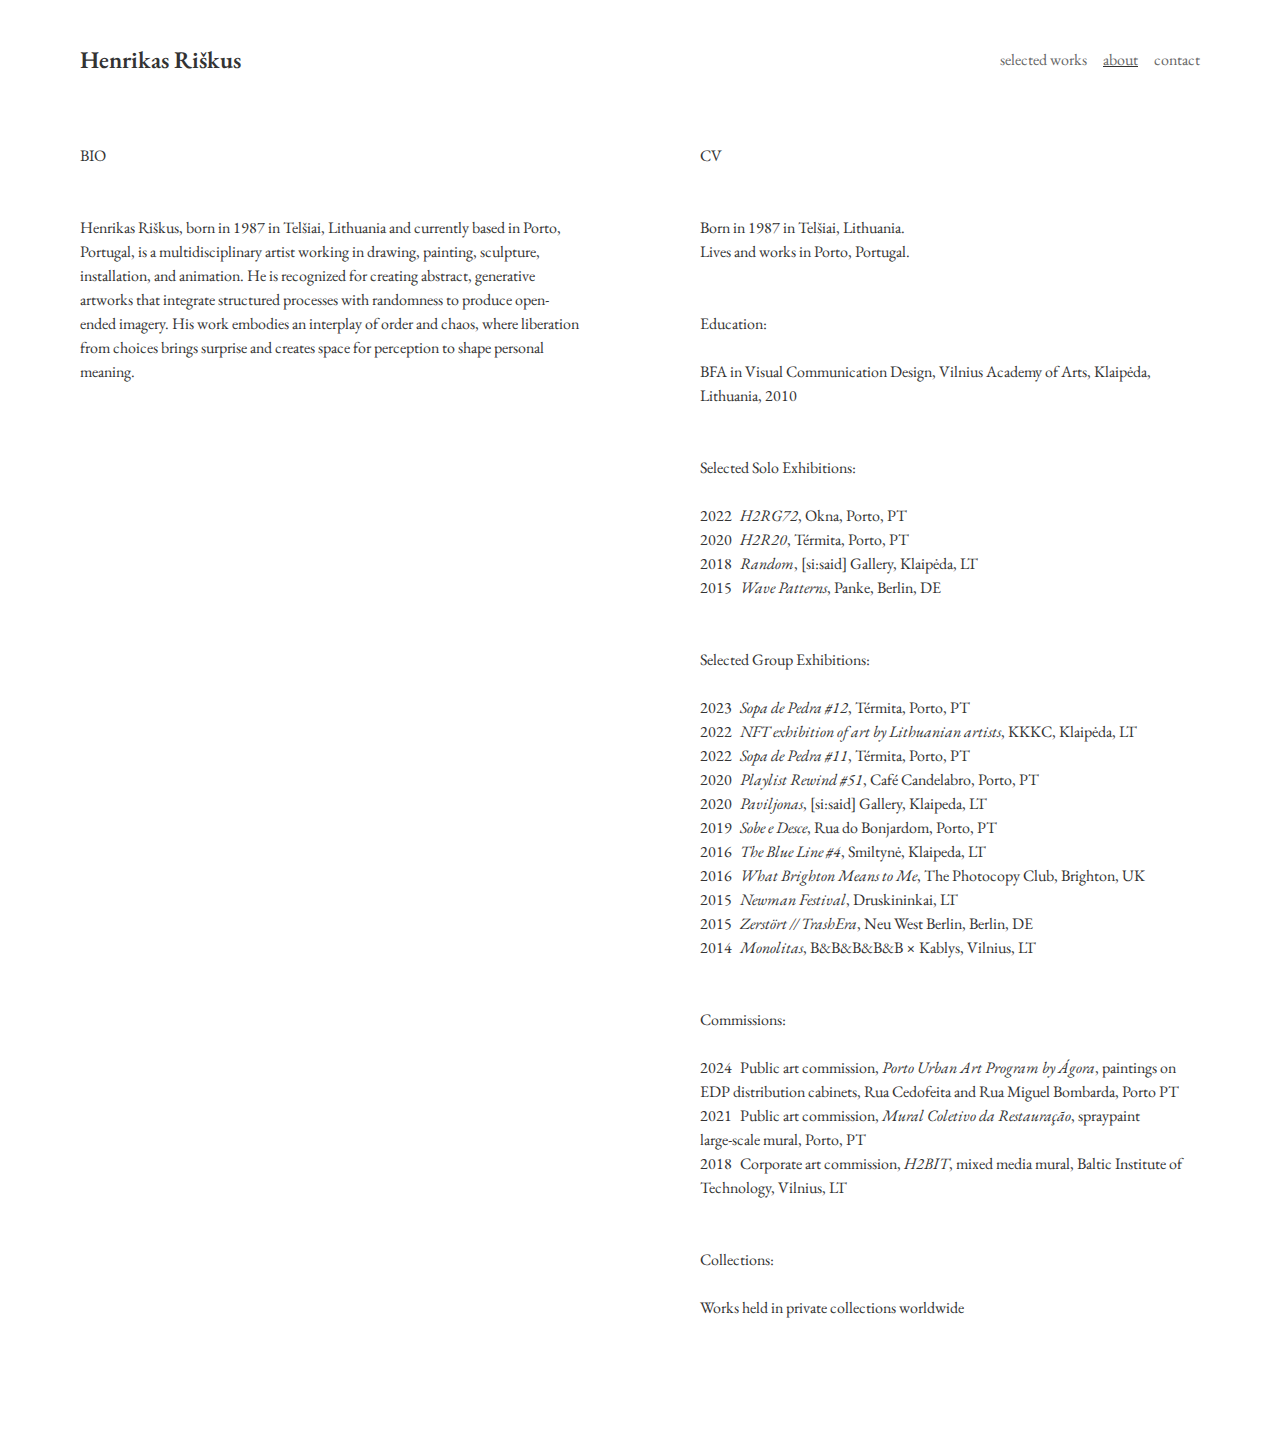
<file: about/index.html>
<!DOCTYPE html>
<html lang="en-US">
<head>
<meta charset="UTF-8">
<meta name="viewport" content="width=device-width, initial-scale=1">
	 <link rel="profile" href="https://gmpg.org/xfn/11"> 
	 <title>About &#8211; Henrikas Riškus</title>
<meta name="robots" content="max-image-preview:large">
	<style>img:is([sizes="auto" i], [sizes^="auto," i]) { contain-intrinsic-size: 3000px 1500px }</style>
	<link rel="dns-prefetch" href="//fonts.googleapis.com">
<link rel="alternate" type="application/rss+xml" title="Henrikas Riškus &raquo; Feed" href="/feed/">
<link rel="alternate" type="application/rss+xml" title="Henrikas Riškus &raquo; Comments Feed" href="/comments/feed/">
<script>
window._wpemojiSettings = {"baseUrl":"https:\/\/s.w.org\/images\/core\/emoji\/15.0.3\/72x72\/","ext":".png","svgUrl":"https:\/\/s.w.org\/images\/core\/emoji\/15.0.3\/svg\/","svgExt":".svg","source":{"concatemoji":"\/wp-includes\/js\/wp-emoji-release.min.js?ver=6.7.2"}};
/*! This file is auto-generated */
!function(i,n){var o,s,e;function c(e){try{var t={supportTests:e,timestamp:(new Date).valueOf()};sessionStorage.setItem(o,JSON.stringify(t))}catch(e){}}function p(e,t,n){e.clearRect(0,0,e.canvas.width,e.canvas.height),e.fillText(t,0,0);var t=new Uint32Array(e.getImageData(0,0,e.canvas.width,e.canvas.height).data),r=(e.clearRect(0,0,e.canvas.width,e.canvas.height),e.fillText(n,0,0),new Uint32Array(e.getImageData(0,0,e.canvas.width,e.canvas.height).data));return t.every(function(e,t){return e===r[t]})}function u(e,t,n){switch(t){case"flag":return n(e,"🏳️‍⚧️","🏳️​⚧️")?!1:!n(e,"🇺🇳","🇺​🇳")&&!n(e,"🏴󠁧󠁢󠁥󠁮󠁧󠁿","🏴​󠁧​󠁢​󠁥​󠁮​󠁧​󠁿");case"emoji":return!n(e,"🐦‍⬛","🐦​⬛")}return!1}function f(e,t,n){var r="undefined"!=typeof WorkerGlobalScope&&self instanceof WorkerGlobalScope?new OffscreenCanvas(300,150):i.createElement("canvas"),a=r.getContext("2d",{willReadFrequently:!0}),o=(a.textBaseline="top",a.font="600 32px Arial",{});return e.forEach(function(e){o[e]=t(a,e,n)}),o}function t(e){var t=i.createElement("script");t.src=e,t.defer=!0,i.head.appendChild(t)}"undefined"!=typeof Promise&&(o="wpEmojiSettingsSupports",s=["flag","emoji"],n.supports={everything:!0,everythingExceptFlag:!0},e=new Promise(function(e){i.addEventListener("DOMContentLoaded",e,{once:!0})}),new Promise(function(t){var n=function(){try{var e=JSON.parse(sessionStorage.getItem(o));if("object"==typeof e&&"number"==typeof e.timestamp&&(new Date).valueOf()<e.timestamp+604800&&"object"==typeof e.supportTests)return e.supportTests}catch(e){}return null}();if(!n){if("undefined"!=typeof Worker&&"undefined"!=typeof OffscreenCanvas&&"undefined"!=typeof URL&&URL.createObjectURL&&"undefined"!=typeof Blob)try{var e="postMessage("+f.toString()+"("+[JSON.stringify(s),u.toString(),p.toString()].join(",")+"));",r=new Blob([e],{type:"text/javascript"}),a=new Worker(URL.createObjectURL(r),{name:"wpTestEmojiSupports"});return void(a.onmessage=function(e){c(n=e.data),a.terminate(),t(n)})}catch(e){}c(n=f(s,u,p))}t(n)}).then(function(e){for(var t in e)n.supports[t]=e[t],n.supports.everything=n.supports.everything&&n.supports[t],"flag"!==t&&(n.supports.everythingExceptFlag=n.supports.everythingExceptFlag&&n.supports[t]);n.supports.everythingExceptFlag=n.supports.everythingExceptFlag&&!n.supports.flag,n.DOMReady=!1,n.readyCallback=function(){n.DOMReady=!0}}).then(function(){return e}).then(function(){var e;n.supports.everything||(n.readyCallback(),(e=n.source||{}).concatemoji?t(e.concatemoji):e.wpemoji&&e.twemoji&&(t(e.twemoji),t(e.wpemoji)))}))}((window,document),window._wpemojiSettings);
</script>
<link rel="stylesheet" id="astra-theme-css-css" href="/wp-content/themes/astra/assets/css/minified/main.min.css?ver=4.6.14" media="all">
<style id="astra-theme-css-inline-css">:root{--ast-post-nav-space:0;--ast-container-default-xlg-padding:2.5em;--ast-container-default-lg-padding:2.5em;--ast-container-default-slg-padding:2em;--ast-container-default-md-padding:2.5em;--ast-container-default-sm-padding:2.5em;--ast-container-default-xs-padding:2.4em;--ast-container-default-xxs-padding:1.8em;--ast-code-block-background:#ECEFF3;--ast-comment-inputs-background:#F9FAFB;--ast-normal-container-width:1120px;--ast-narrow-container-width:500px;--ast-blog-title-font-weight:600;--ast-blog-meta-weight:600;}html{font-size:100%;}a{color:var(--ast-global-color-0);}a:hover,a:focus{color:var(--ast-global-color-1);}body,button,input,select,textarea,.ast-button,.ast-custom-button{font-family:-apple-system,BlinkMacSystemFont,Segoe UI,Roboto,Oxygen-Sans,Ubuntu,Cantarell,Helvetica Neue,sans-serif;font-weight:inherit;font-size:16px;font-size:1rem;line-height:var(--ast-body-line-height,1.65);}blockquote{color:var(--ast-global-color-3);}p,.entry-content p{margin-bottom:0.5em;}h1,.entry-content h1,h2,.entry-content h2,h3,.entry-content h3,h4,.entry-content h4,h5,.entry-content h5,h6,.entry-content h6,.site-title,.site-title a{font-family:'Plus Jakarta Sans',sans-serif;font-weight:600;}.site-title{font-size:35px;font-size:2.1875rem;display:none;}.site-header .site-description{font-size:15px;font-size:0.9375rem;display:none;}.entry-title{font-size:20px;font-size:1.25rem;}.ast-blog-single-element.ast-taxonomy-container a{font-size:14px;font-size:0.875rem;}.ast-blog-meta-container{font-size:13px;font-size:0.8125rem;}.archive .ast-article-post .ast-article-inner,.blog .ast-article-post .ast-article-inner,.archive .ast-article-post .ast-article-inner:hover,.blog .ast-article-post .ast-article-inner:hover{border-top-left-radius:6px;border-top-right-radius:6px;border-bottom-right-radius:6px;border-bottom-left-radius:6px;overflow:hidden;}h1,.entry-content h1{font-size:64px;font-size:4rem;font-weight:600;font-family:'Plus Jakarta Sans',sans-serif;line-height:1.4em;}h2,.entry-content h2{font-size:48px;font-size:3rem;font-weight:600;font-family:'Plus Jakarta Sans',sans-serif;line-height:1.3em;}h3,.entry-content h3{font-size:24px;font-size:1.5rem;font-weight:600;font-family:'Plus Jakarta Sans',sans-serif;line-height:1.3em;}h4,.entry-content h4{font-size:20px;font-size:1.25rem;line-height:1.2em;font-weight:600;font-family:'Plus Jakarta Sans',sans-serif;}h5,.entry-content h5{font-size:18px;font-size:1.125rem;line-height:1.2em;font-weight:600;font-family:'Plus Jakarta Sans',sans-serif;}h6,.entry-content h6{font-size:15px;font-size:0.9375rem;line-height:1.25em;font-weight:600;font-family:'Plus Jakarta Sans',sans-serif;}::selection{background-color:var(--ast-global-color-0);color:#ffffff;}body,h1,.entry-title a,.entry-content h1,h2,.entry-content h2,h3,.entry-content h3,h4,.entry-content h4,h5,.entry-content h5,h6,.entry-content h6{color:var(--ast-global-color-3);}.tagcloud a:hover,.tagcloud a:focus,.tagcloud a.current-item{color:#ffffff;border-color:var(--ast-global-color-0);background-color:var(--ast-global-color-0);}input:focus,input[type="text"]:focus,input[type="email"]:focus,input[type="url"]:focus,input[type="password"]:focus,input[type="reset"]:focus,input[type="search"]:focus,textarea:focus{border-color:var(--ast-global-color-0);}input[type="radio"]:checked,input[type=reset],input[type="checkbox"]:checked,input[type="checkbox"]:hover:checked,input[type="checkbox"]:focus:checked,input[type=range]::-webkit-slider-thumb{border-color:var(--ast-global-color-0);background-color:var(--ast-global-color-0);box-shadow:none;}.site-footer a:hover + .post-count,.site-footer a:focus + .post-count{background:var(--ast-global-color-0);border-color:var(--ast-global-color-0);}.single .nav-links .nav-previous,.single .nav-links .nav-next{color:var(--ast-global-color-0);}.entry-meta,.entry-meta *{line-height:1.45;color:var(--ast-global-color-0);font-weight:600;}.entry-meta a:not(.ast-button):hover,.entry-meta a:not(.ast-button):hover *,.entry-meta a:not(.ast-button):focus,.entry-meta a:not(.ast-button):focus *,.page-links > .page-link,.page-links .page-link:hover,.post-navigation a:hover{color:var(--ast-global-color-1);}#cat option,.secondary .calendar_wrap thead a,.secondary .calendar_wrap thead a:visited{color:var(--ast-global-color-0);}.secondary .calendar_wrap #today,.ast-progress-val span{background:var(--ast-global-color-0);}.secondary a:hover + .post-count,.secondary a:focus + .post-count{background:var(--ast-global-color-0);border-color:var(--ast-global-color-0);}.calendar_wrap #today > a{color:#ffffff;}.page-links .page-link,.single .post-navigation a{color:var(--ast-global-color-3);}.ast-search-menu-icon .search-form button.search-submit{padding:0 4px;}.ast-search-menu-icon form.search-form{padding-right:0;}.ast-search-menu-icon.slide-search input.search-field{width:0;}.ast-header-search .ast-search-menu-icon.ast-dropdown-active .search-form,.ast-header-search .ast-search-menu-icon.ast-dropdown-active .search-field:focus{transition:all 0.2s;}.search-form input.search-field:focus{outline:none;}.ast-search-menu-icon .search-form button.search-submit:focus,.ast-theme-transparent-header .ast-header-search .ast-dropdown-active .ast-icon,.ast-theme-transparent-header .ast-inline-search .search-field:focus .ast-icon{color:var(--ast-global-color-1);}.ast-header-search .slide-search .search-form{border:2px solid var(--ast-global-color-0);}.ast-header-search .slide-search .search-field{background-color:#fff;}.ast-archive-title{color:var(--ast-global-color-2);}.widget-title,.widget .wp-block-heading{font-size:22px;font-size:1.375rem;color:var(--ast-global-color-2);}.ast-search-menu-icon.slide-search a:focus-visible:focus-visible,.astra-search-icon:focus-visible,#close:focus-visible,a:focus-visible,.ast-menu-toggle:focus-visible,.site .skip-link:focus-visible,.wp-block-loginout input:focus-visible,.wp-block-search.wp-block-search__button-inside .wp-block-search__inside-wrapper,.ast-header-navigation-arrow:focus-visible,.woocommerce .wc-proceed-to-checkout > .checkout-button:focus-visible,.woocommerce .woocommerce-MyAccount-navigation ul li a:focus-visible,.ast-orders-table__row .ast-orders-table__cell:focus-visible,.woocommerce .woocommerce-order-details .order-again > .button:focus-visible,.woocommerce .woocommerce-message a.button.wc-forward:focus-visible,.woocommerce #minus_qty:focus-visible,.woocommerce #plus_qty:focus-visible,a#ast-apply-coupon:focus-visible,.woocommerce .woocommerce-info a:focus-visible,.woocommerce .astra-shop-summary-wrap a:focus-visible,.woocommerce a.wc-forward:focus-visible,#ast-apply-coupon:focus-visible,.woocommerce-js .woocommerce-mini-cart-item a.remove:focus-visible,#close:focus-visible,.button.search-submit:focus-visible,#search_submit:focus,.normal-search:focus-visible,.ast-header-account-wrap:focus-visible{outline-style:dotted;outline-color:inherit;outline-width:thin;}input:focus,input[type="text"]:focus,input[type="email"]:focus,input[type="url"]:focus,input[type="password"]:focus,input[type="reset"]:focus,input[type="search"]:focus,input[type="number"]:focus,textarea:focus,.wp-block-search__input:focus,[data-section="section-header-mobile-trigger"] .ast-button-wrap .ast-mobile-menu-trigger-minimal:focus,.ast-mobile-popup-drawer.active .menu-toggle-close:focus,.woocommerce-ordering select.orderby:focus,#ast-scroll-top:focus,#coupon_code:focus,.woocommerce-page #comment:focus,.woocommerce #reviews #respond input#submit:focus,.woocommerce a.add_to_cart_button:focus,.woocommerce .button.single_add_to_cart_button:focus,.woocommerce .woocommerce-cart-form button:focus,.woocommerce .woocommerce-cart-form__cart-item .quantity .qty:focus,.woocommerce .woocommerce-billing-fields .woocommerce-billing-fields__field-wrapper .woocommerce-input-wrapper > .input-text:focus,.woocommerce #order_comments:focus,.woocommerce #place_order:focus,.woocommerce .woocommerce-address-fields .woocommerce-address-fields__field-wrapper .woocommerce-input-wrapper > .input-text:focus,.woocommerce .woocommerce-MyAccount-content form button:focus,.woocommerce .woocommerce-MyAccount-content .woocommerce-EditAccountForm .woocommerce-form-row .woocommerce-Input.input-text:focus,.woocommerce .ast-woocommerce-container .woocommerce-pagination ul.page-numbers li a:focus,body #content .woocommerce form .form-row .select2-container--default .select2-selection--single:focus,#ast-coupon-code:focus,.woocommerce.woocommerce-js .quantity input[type=number]:focus,.woocommerce-js .woocommerce-mini-cart-item .quantity input[type=number]:focus,.woocommerce p#ast-coupon-trigger:focus{border-style:dotted;border-color:inherit;border-width:thin;}input{outline:none;}body .ast-oembed-container *{position:absolute;top:0;width:100%;height:100%;left:0;}body .wp-block-embed-pocket-casts .ast-oembed-container *{position:unset;}.ast-single-post-featured-section + article {margin-top: 2em;}.site-content .ast-single-post-featured-section img {width: 100%;overflow: hidden;object-fit: cover;}.ast-separate-container .site-content .ast-single-post-featured-section + article {margin-top: -80px;z-index: 9;position: relative;border-radius: 4px;}@media (min-width: 922px) {.ast-no-sidebar .site-content .ast-article-image-container--wide {margin-left: -120px;margin-right: -120px;max-width: unset;width: unset;}.ast-left-sidebar .site-content .ast-article-image-container--wide,.ast-right-sidebar .site-content .ast-article-image-container--wide {margin-left: -10px;margin-right: -10px;}.site-content .ast-article-image-container--full {margin-left: calc( -50vw + 50%);margin-right: calc( -50vw + 50%);max-width: 100vw;width: 100vw;}.ast-left-sidebar .site-content .ast-article-image-container--full,.ast-right-sidebar .site-content .ast-article-image-container--full {margin-left: -10px;margin-right: -10px;max-width: inherit;width: auto;}}.site > .ast-single-related-posts-container {margin-top: 0;}@media (min-width: 922px) {.ast-desktop .ast-container--narrow {max-width: var(--ast-narrow-container-width);margin: 0 auto;}}.ast-page-builder-template .hentry {margin: 0;}.ast-page-builder-template .site-content > .ast-container {max-width: 100%;padding: 0;}.ast-page-builder-template .site .site-content #primary {padding: 0;margin: 0;}.ast-page-builder-template .no-results {text-align: center;margin: 4em auto;}.ast-page-builder-template .ast-pagination {padding: 2em;}.ast-page-builder-template .entry-header.ast-no-title.ast-no-thumbnail {margin-top: 0;}.ast-page-builder-template .entry-header.ast-header-without-markup {margin-top: 0;margin-bottom: 0;}.ast-page-builder-template .entry-header.ast-no-title.ast-no-meta {margin-bottom: 0;}.ast-page-builder-template.single .post-navigation {padding-bottom: 2em;}.ast-page-builder-template.single-post .site-content > .ast-container {max-width: 100%;}.ast-page-builder-template .entry-header {margin-top: 2em;margin-left: auto;margin-right: auto;}.ast-page-builder-template .ast-archive-description {margin: 2em auto 0;padding-left: 20px;padding-right: 20px;}.ast-page-builder-template .ast-row {margin-left: 0;margin-right: 0;}.single.ast-page-builder-template .entry-header + .entry-content,.single.ast-page-builder-template .ast-single-entry-banner + .site-content article .entry-content {margin-bottom: 2em;}@media(min-width: 921px) {.ast-page-builder-template.archive.ast-right-sidebar .ast-row article,.ast-page-builder-template.archive.ast-left-sidebar .ast-row article {padding-left: 0;padding-right: 0;}}input[type="text"],input[type="number"],input[type="email"],input[type="url"],input[type="password"],input[type="search"],input[type=reset],input[type=tel],input[type=date],select,textarea{font-size:16px;font-style:normal;font-weight:400;line-height:24px;width:100%;padding:12px 16px;border-radius:4px;box-shadow:0px 1px 2px 0px rgba(0,0,0,0.05);color:var(--ast-form-input-text,#475569);}input[type="text"],input[type="number"],input[type="email"],input[type="url"],input[type="password"],input[type="search"],input[type=reset],input[type=tel],input[type=date],select{height:40px;}input[type="date"]{border-width:1px;border-style:solid;border-color:var(--ast-border-color);}input[type="text"]:focus,input[type="number"]:focus,input[type="email"]:focus,input[type="url"]:focus,input[type="password"]:focus,input[type="search"]:focus,input[type=reset]:focus,input[type="tel"]:focus,input[type="date"]:focus,select:focus,textarea:focus{border-color:#046BD2;box-shadow:none;outline:none;color:var(--ast-form-input-focus-text,#475569);}label,legend{color:#111827;font-size:14px;font-style:normal;font-weight:500;line-height:20px;}select{padding:6px 10px;}fieldset{padding:30px;border-radius:4px;}button,.ast-button,.button,input[type="button"],input[type="reset"],input[type="submit"]{border-radius:4px;box-shadow:0px 1px 2px 0px rgba(0,0,0,0.05);}:root{--ast-comment-inputs-background:#FFF;}::placeholder{color:var(--ast-form-field-color,#9CA3AF);}::-ms-input-placeholder{color:var(--ast-form-field-color,#9CA3AF);}@media (max-width:921.9px){#ast-desktop-header{display:none;}}@media (min-width:922px){#ast-mobile-header{display:none;}}.wp-block-buttons.aligncenter{justify-content:center;}@media (max-width:921px){.ast-theme-transparent-header #primary,.ast-theme-transparent-header #secondary{padding:0;}}@media (max-width:921px){.ast-plain-container.ast-no-sidebar #primary{padding:0;}}.ast-plain-container.ast-no-sidebar #primary{margin-top:0;margin-bottom:0;}.wp-block-button.is-style-outline .wp-block-button__link{border-color:var(--ast-global-color-7);}div.wp-block-button.is-style-outline > .wp-block-button__link:not(.has-text-color),div.wp-block-button.wp-block-button__link.is-style-outline:not(.has-text-color){color:var(--ast-global-color-7);}.wp-block-button.is-style-outline .wp-block-button__link:hover,.wp-block-buttons .wp-block-button.is-style-outline .wp-block-button__link:focus,.wp-block-buttons .wp-block-button.is-style-outline > .wp-block-button__link:not(.has-text-color):hover,.wp-block-buttons .wp-block-button.wp-block-button__link.is-style-outline:not(.has-text-color):hover{color:var(--ast-global-color-2);background-color:var(--ast-global-color-7);border-color:var(--ast-global-color-7);}.post-page-numbers.current .page-link,.ast-pagination .page-numbers.current{color:#ffffff;border-color:var(--ast-global-color-0);background-color:var(--ast-global-color-0);}.wp-block-buttons .wp-block-button.is-style-outline .wp-block-button__link.wp-element-button,.ast-outline-button,.wp-block-uagb-buttons-child .uagb-buttons-repeater.ast-outline-button{border-color:var(--ast-global-color-7);font-family:inherit;font-weight:600;font-size:20px;font-size:1.25rem;line-height:1em;padding-top:20px;padding-right:40px;padding-bottom:20px;padding-left:40px;border-top-left-radius:50px;border-top-right-radius:50px;border-bottom-right-radius:50px;border-bottom-left-radius:50px;}.wp-block-buttons .wp-block-button.is-style-outline > .wp-block-button__link:not(.has-text-color),.wp-block-buttons .wp-block-button.wp-block-button__link.is-style-outline:not(.has-text-color),.ast-outline-button{color:var(--ast-global-color-2);}.wp-block-button.is-style-outline .wp-block-button__link:hover,.wp-block-buttons .wp-block-button.is-style-outline .wp-block-button__link:focus,.wp-block-buttons .wp-block-button.is-style-outline > .wp-block-button__link:not(.has-text-color):hover,.wp-block-buttons .wp-block-button.wp-block-button__link.is-style-outline:not(.has-text-color):hover,.ast-outline-button:hover,.ast-outline-button:focus,.wp-block-uagb-buttons-child .uagb-buttons-repeater.ast-outline-button:hover,.wp-block-uagb-buttons-child .uagb-buttons-repeater.ast-outline-button:focus{color:var(--ast-global-color-2);background-color:var(--ast-global-color-7);border-color:var(--ast-global-color-7);}.wp-block-button .wp-block-button__link.wp-element-button.is-style-outline:not(.has-background),.wp-block-button.is-style-outline>.wp-block-button__link.wp-element-button:not(.has-background),.ast-outline-button{background-color:var(--ast-global-color-7);}.uagb-buttons-repeater.ast-outline-button{border-radius:9999px;}@media (max-width:921px){.wp-block-buttons .wp-block-button.is-style-outline .wp-block-button__link.wp-element-button,.ast-outline-button,.wp-block-uagb-buttons-child .uagb-buttons-repeater.ast-outline-button{padding-top:18px;padding-right:32px;padding-bottom:18px;padding-left:32px;}}@media (max-width:544px){.wp-block-buttons .wp-block-button.is-style-outline .wp-block-button__link.wp-element-button,.ast-outline-button,.wp-block-uagb-buttons-child .uagb-buttons-repeater.ast-outline-button{padding-top:15px;padding-right:28px;padding-bottom:15px;padding-left:28px;}}.entry-content[ast-blocks-layout] > figure{margin-bottom:1em;}h1.widget-title{font-weight:600;}h2.widget-title{font-weight:600;}h3.widget-title{font-weight:600;}#page{display:flex;flex-direction:column;min-height:100vh;}.ast-404-layout-1 h1.page-title{color:var(--ast-global-color-2);}.single .post-navigation a{line-height:1em;height:inherit;}.error-404 .page-sub-title{font-size:1.5rem;font-weight:inherit;}.search .site-content .content-area .search-form{margin-bottom:0;}#page .site-content{flex-grow:1;}.widget{margin-bottom:1.25em;}#secondary li{line-height:1.5em;}#secondary .wp-block-group h2{margin-bottom:0.7em;}#secondary h2{font-size:1.7rem;}.ast-separate-container .ast-article-post,.ast-separate-container .ast-article-single,.ast-separate-container .comment-respond{padding:3em;}.ast-separate-container .ast-article-single .ast-article-single{padding:0;}.ast-article-single .wp-block-post-template-is-layout-grid{padding-left:0;}.ast-separate-container .comments-title,.ast-narrow-container .comments-title{padding:1.5em 2em;}.ast-page-builder-template .comment-form-textarea,.ast-comment-formwrap .ast-grid-common-col{padding:0;}.ast-comment-formwrap{padding:0;display:inline-flex;column-gap:20px;width:100%;margin-left:0;margin-right:0;}.comments-area textarea#comment:focus,.comments-area textarea#comment:active,.comments-area .ast-comment-formwrap input[type="text"]:focus,.comments-area .ast-comment-formwrap input[type="text"]:active {box-shadow:none;outline:none;}.archive.ast-page-builder-template .entry-header{margin-top:2em;}.ast-page-builder-template .ast-comment-formwrap{width:100%;}.entry-title{margin-bottom:0.6em;}.ast-archive-description p{font-size:inherit;font-weight:inherit;line-height:inherit;}.ast-separate-container .ast-comment-list li.depth-1,.hentry{margin-bottom:1.5em;}.site-content section.ast-archive-description{margin-bottom:2em;}@media (min-width:921px){.ast-left-sidebar.ast-page-builder-template #secondary,.archive.ast-right-sidebar.ast-page-builder-template .site-main{padding-left:20px;padding-right:20px;}}@media (max-width:544px){.ast-comment-formwrap.ast-row{column-gap:10px;display:inline-block;}#ast-commentform .ast-grid-common-col{position:relative;width:100%;}}@media (min-width:1201px){.ast-separate-container .ast-article-post,.ast-separate-container .ast-article-single,.ast-separate-container .ast-author-box,.ast-separate-container .ast-404-layout-1,.ast-separate-container .no-results{padding:3em;}}@media (max-width:921px){.ast-separate-container #primary,.ast-separate-container #secondary{padding:1.5em 0;}#primary,#secondary{padding:1.5em 0;margin:0;}.ast-left-sidebar #content > .ast-container{display:flex;flex-direction:column-reverse;width:100%;}}@media (min-width:922px){.ast-separate-container.ast-right-sidebar #primary,.ast-separate-container.ast-left-sidebar #primary{border:0;}.search-no-results.ast-separate-container #primary{margin-bottom:4em;}}.wp-block-button .wp-block-button__link{color:var(--ast-global-color-2);}.wp-block-button .wp-block-button__link:hover,.wp-block-button .wp-block-button__link:focus{color:var(--ast-global-color-2);background-color:var(--ast-global-color-7);border-color:var(--ast-global-color-7);}.elementor-widget-heading h1.elementor-heading-title{line-height:1.4em;}.elementor-widget-heading h2.elementor-heading-title{line-height:1.3em;}.elementor-widget-heading h3.elementor-heading-title{line-height:1.3em;}.elementor-widget-heading h4.elementor-heading-title{line-height:1.2em;}.elementor-widget-heading h5.elementor-heading-title{line-height:1.2em;}.elementor-widget-heading h6.elementor-heading-title{line-height:1.25em;}.wp-block-button .wp-block-button__link,.wp-block-search .wp-block-search__button,body .wp-block-file .wp-block-file__button{border-style:solid;border-top-width:0px;border-right-width:0px;border-left-width:0px;border-bottom-width:0px;border-color:var(--ast-global-color-7);background-color:var(--ast-global-color-7);color:var(--ast-global-color-2);font-family:inherit;font-weight:600;line-height:1em;font-size:20px;font-size:1.25rem;border-top-left-radius:50px;border-top-right-radius:50px;border-bottom-right-radius:50px;border-bottom-left-radius:50px;padding-top:20px;padding-right:40px;padding-bottom:20px;padding-left:40px;}@media (max-width:921px){.wp-block-button .wp-block-button__link,.wp-block-search .wp-block-search__button,body .wp-block-file .wp-block-file__button{padding-top:18px;padding-right:32px;padding-bottom:18px;padding-left:32px;}}@media (max-width:544px){.wp-block-button .wp-block-button__link,.wp-block-search .wp-block-search__button,body .wp-block-file .wp-block-file__button{padding-top:15px;padding-right:28px;padding-bottom:15px;padding-left:28px;}}.menu-toggle,button,.ast-button,.ast-custom-button,.button,input#submit,input[type="button"],input[type="submit"],input[type="reset"],#comments .submit,.search .search-submit,form[CLASS*="wp-block-search__"].wp-block-search .wp-block-search__inside-wrapper .wp-block-search__button,body .wp-block-file .wp-block-file__button,.search .search-submit,.woocommerce-js a.button,.woocommerce button.button,.woocommerce .woocommerce-message a.button,.woocommerce #respond input#submit.alt,.woocommerce input.button.alt,.woocommerce input.button,.woocommerce input.button:disabled,.woocommerce input.button:disabled[disabled],.woocommerce input.button:disabled:hover,.woocommerce input.button:disabled[disabled]:hover,.woocommerce #respond input#submit,.woocommerce button.button.alt.disabled,.wc-block-grid__products .wc-block-grid__product .wp-block-button__link,.wc-block-grid__product-onsale,[CLASS*="wc-block"] button,.woocommerce-js .astra-cart-drawer .astra-cart-drawer-content .woocommerce-mini-cart__buttons .button:not(.checkout):not(.ast-continue-shopping),.woocommerce-js .astra-cart-drawer .astra-cart-drawer-content .woocommerce-mini-cart__buttons a.checkout,.woocommerce button.button.alt.disabled.wc-variation-selection-needed,[CLASS*="wc-block"] .wc-block-components-button{border-style:solid;border-top-width:0px;border-right-width:0px;border-left-width:0px;border-bottom-width:0px;color:var(--ast-global-color-2);border-color:var(--ast-global-color-7);background-color:var(--ast-global-color-7);padding-top:20px;padding-right:40px;padding-bottom:20px;padding-left:40px;font-family:inherit;font-weight:600;font-size:20px;font-size:1.25rem;line-height:1em;border-top-left-radius:50px;border-top-right-radius:50px;border-bottom-right-radius:50px;border-bottom-left-radius:50px;}button:focus,.menu-toggle:hover,button:hover,.ast-button:hover,.ast-custom-button:hover .button:hover,.ast-custom-button:hover ,input[type=reset]:hover,input[type=reset]:focus,input#submit:hover,input#submit:focus,input[type="button"]:hover,input[type="button"]:focus,input[type="submit"]:hover,input[type="submit"]:focus,form[CLASS*="wp-block-search__"].wp-block-search .wp-block-search__inside-wrapper .wp-block-search__button:hover,form[CLASS*="wp-block-search__"].wp-block-search .wp-block-search__inside-wrapper .wp-block-search__button:focus,body .wp-block-file .wp-block-file__button:hover,body .wp-block-file .wp-block-file__button:focus,.woocommerce-js a.button:hover,.woocommerce button.button:hover,.woocommerce .woocommerce-message a.button:hover,.woocommerce #respond input#submit:hover,.woocommerce #respond input#submit.alt:hover,.woocommerce input.button.alt:hover,.woocommerce input.button:hover,.woocommerce button.button.alt.disabled:hover,.wc-block-grid__products .wc-block-grid__product .wp-block-button__link:hover,[CLASS*="wc-block"] button:hover,.woocommerce-js .astra-cart-drawer .astra-cart-drawer-content .woocommerce-mini-cart__buttons .button:not(.checkout):not(.ast-continue-shopping):hover,.woocommerce-js .astra-cart-drawer .astra-cart-drawer-content .woocommerce-mini-cart__buttons a.checkout:hover,.woocommerce button.button.alt.disabled.wc-variation-selection-needed:hover,[CLASS*="wc-block"] .wc-block-components-button:hover,[CLASS*="wc-block"] .wc-block-components-button:focus{color:var(--ast-global-color-2);background-color:var(--ast-global-color-7);border-color:var(--ast-global-color-7);}form[CLASS*="wp-block-search__"].wp-block-search .wp-block-search__inside-wrapper .wp-block-search__button.has-icon{padding-top:calc(20px - 3px);padding-right:calc(40px - 3px);padding-bottom:calc(20px - 3px);padding-left:calc(40px - 3px);}@media (max-width:921px){.menu-toggle,button,.ast-button,.ast-custom-button,.button,input#submit,input[type="button"],input[type="submit"],input[type="reset"],#comments .submit,.search .search-submit,form[CLASS*="wp-block-search__"].wp-block-search .wp-block-search__inside-wrapper .wp-block-search__button,body .wp-block-file .wp-block-file__button,.search .search-submit,.woocommerce-js a.button,.woocommerce button.button,.woocommerce .woocommerce-message a.button,.woocommerce #respond input#submit.alt,.woocommerce input.button.alt,.woocommerce input.button,.woocommerce input.button:disabled,.woocommerce input.button:disabled[disabled],.woocommerce input.button:disabled:hover,.woocommerce input.button:disabled[disabled]:hover,.woocommerce #respond input#submit,.woocommerce button.button.alt.disabled,.wc-block-grid__products .wc-block-grid__product .wp-block-button__link,.wc-block-grid__product-onsale,[CLASS*="wc-block"] button,.woocommerce-js .astra-cart-drawer .astra-cart-drawer-content .woocommerce-mini-cart__buttons .button:not(.checkout):not(.ast-continue-shopping),.woocommerce-js .astra-cart-drawer .astra-cart-drawer-content .woocommerce-mini-cart__buttons a.checkout,.woocommerce button.button.alt.disabled.wc-variation-selection-needed,[CLASS*="wc-block"] .wc-block-components-button{padding-top:18px;padding-right:32px;padding-bottom:18px;padding-left:32px;}}@media (max-width:544px){.menu-toggle,button,.ast-button,.ast-custom-button,.button,input#submit,input[type="button"],input[type="submit"],input[type="reset"],#comments .submit,.search .search-submit,form[CLASS*="wp-block-search__"].wp-block-search .wp-block-search__inside-wrapper .wp-block-search__button,body .wp-block-file .wp-block-file__button,.search .search-submit,.woocommerce-js a.button,.woocommerce button.button,.woocommerce .woocommerce-message a.button,.woocommerce #respond input#submit.alt,.woocommerce input.button.alt,.woocommerce input.button,.woocommerce input.button:disabled,.woocommerce input.button:disabled[disabled],.woocommerce input.button:disabled:hover,.woocommerce input.button:disabled[disabled]:hover,.woocommerce #respond input#submit,.woocommerce button.button.alt.disabled,.wc-block-grid__products .wc-block-grid__product .wp-block-button__link,.wc-block-grid__product-onsale,[CLASS*="wc-block"] button,.woocommerce-js .astra-cart-drawer .astra-cart-drawer-content .woocommerce-mini-cart__buttons .button:not(.checkout):not(.ast-continue-shopping),.woocommerce-js .astra-cart-drawer .astra-cart-drawer-content .woocommerce-mini-cart__buttons a.checkout,.woocommerce button.button.alt.disabled.wc-variation-selection-needed,[CLASS*="wc-block"] .wc-block-components-button{padding-top:15px;padding-right:28px;padding-bottom:15px;padding-left:28px;}}@media (max-width:921px){.ast-mobile-header-stack .main-header-bar .ast-search-menu-icon{display:inline-block;}.ast-header-break-point.ast-header-custom-item-outside .ast-mobile-header-stack .main-header-bar .ast-search-icon{margin:0;}.ast-comment-avatar-wrap img{max-width:2.5em;}.ast-comment-meta{padding:0 1.8888em 1.3333em;}}@media (min-width:544px){.ast-container{max-width:100%;}}@media (max-width:544px){.ast-separate-container .ast-article-post,.ast-separate-container .ast-article-single,.ast-separate-container .comments-title,.ast-separate-container .ast-archive-description{padding:1.5em 1em;}.ast-separate-container #content .ast-container{padding-left:0.54em;padding-right:0.54em;}.ast-separate-container .ast-comment-list .bypostauthor{padding:.5em;}.ast-search-menu-icon.ast-dropdown-active .search-field{width:170px;}}@media (min-width:545px){.ast-page-builder-template .comments-area,.single.ast-page-builder-template .entry-header,.single.ast-page-builder-template .post-navigation,.single.ast-page-builder-template .ast-single-related-posts-container{max-width:1160px;margin-left:auto;margin-right:auto;}}@media (max-width:921px){.site-title{display:none;}.site-header .site-description{display:none;}h1,.entry-content h1{font-size:30px;}h2,.entry-content h2{font-size:25px;}h3,.entry-content h3{font-size:20px;}}@media (max-width:544px){.site-title{display:none;}.site-header .site-description{display:none;}h1,.entry-content h1{font-size:30px;}h2,.entry-content h2{font-size:25px;}h3,.entry-content h3{font-size:20px;}}@media (max-width:921px){html{font-size:91.2%;}}@media (max-width:544px){html{font-size:91.2%;}}@media (min-width:922px){.ast-container{max-width:1160px;}}@media (min-width:922px){.site-content .ast-container{display:flex;}}@media (max-width:921px){.site-content .ast-container{flex-direction:column;}}.entry-content h1,.entry-content h2,.entry-content h3,.entry-content h4,.entry-content h5,.entry-content h6{clear:none;}@media (min-width:922px){.main-header-menu .sub-menu .menu-item.ast-left-align-sub-menu:hover > .sub-menu,.main-header-menu .sub-menu .menu-item.ast-left-align-sub-menu.focus > .sub-menu{margin-left:-0px;}}.entry-content li > p{margin-bottom:0;}.site .comments-area{padding-bottom:2em;margin-top:2em;}.wp-block-file {display: flex;align-items: center;flex-wrap: wrap;justify-content: space-between;}.wp-block-pullquote {border: none;}.wp-block-pullquote blockquote::before {content: "\201D";font-family: "Helvetica",sans-serif;display: flex;transform: rotate( 180deg );font-size: 6rem;font-style: normal;line-height: 1;font-weight: bold;align-items: center;justify-content: center;}.has-text-align-right > blockquote::before {justify-content: flex-start;}.has-text-align-left > blockquote::before {justify-content: flex-end;}figure.wp-block-pullquote.is-style-solid-color blockquote {max-width: 100%;text-align: inherit;}html body {--wp--custom--ast-default-block-top-padding: 100px;--wp--custom--ast-default-block-right-padding: 80px;--wp--custom--ast-default-block-bottom-padding: 100px;--wp--custom--ast-default-block-left-padding: 80px;--wp--custom--ast-container-width: 1120px;--wp--custom--ast-content-width-size: 1120px;--wp--custom--ast-wide-width-size: calc(1120px + var(--wp--custom--ast-default-block-left-padding) + var(--wp--custom--ast-default-block-right-padding));}.ast-narrow-container {--wp--custom--ast-content-width-size: 500px;--wp--custom--ast-wide-width-size: 500px;}@media(max-width: 921px) {html body {--wp--custom--ast-default-block-top-padding: 50px;--wp--custom--ast-default-block-right-padding: 50px;--wp--custom--ast-default-block-bottom-padding: 50px;--wp--custom--ast-default-block-left-padding: 50px;}}@media(max-width: 544px) {html body {--wp--custom--ast-default-block-top-padding: 50px;--wp--custom--ast-default-block-right-padding: 30px;--wp--custom--ast-default-block-bottom-padding: 50px;--wp--custom--ast-default-block-left-padding: 30px;}}.entry-content > .wp-block-group,.entry-content > .wp-block-cover,.entry-content > .wp-block-columns {padding-top: var(--wp--custom--ast-default-block-top-padding);padding-right: var(--wp--custom--ast-default-block-right-padding);padding-bottom: var(--wp--custom--ast-default-block-bottom-padding);padding-left: var(--wp--custom--ast-default-block-left-padding);}.ast-plain-container.ast-no-sidebar .entry-content > .alignfull,.ast-page-builder-template .ast-no-sidebar .entry-content > .alignfull {margin-left: calc( -50vw + 50%);margin-right: calc( -50vw + 50%);max-width: 100vw;width: 100vw;}.ast-plain-container.ast-no-sidebar .entry-content .alignfull .alignfull,.ast-page-builder-template.ast-no-sidebar .entry-content .alignfull .alignfull,.ast-plain-container.ast-no-sidebar .entry-content .alignfull .alignwide,.ast-page-builder-template.ast-no-sidebar .entry-content .alignfull .alignwide,.ast-plain-container.ast-no-sidebar .entry-content .alignwide .alignfull,.ast-page-builder-template.ast-no-sidebar .entry-content .alignwide .alignfull,.ast-plain-container.ast-no-sidebar .entry-content .alignwide .alignwide,.ast-page-builder-template.ast-no-sidebar .entry-content .alignwide .alignwide,.ast-plain-container.ast-no-sidebar .entry-content .wp-block-column .alignfull,.ast-page-builder-template.ast-no-sidebar .entry-content .wp-block-column .alignfull,.ast-plain-container.ast-no-sidebar .entry-content .wp-block-column .alignwide,.ast-page-builder-template.ast-no-sidebar .entry-content .wp-block-column .alignwide {margin-left: auto;margin-right: auto;width: 100%;}[ast-blocks-layout] .wp-block-separator:not(.is-style-dots) {height: 0;}[ast-blocks-layout] .wp-block-separator {margin: 20px auto;}[ast-blocks-layout] .wp-block-separator:not(.is-style-wide):not(.is-style-dots) {max-width: 100px;}[ast-blocks-layout] .wp-block-separator.has-background {padding: 0;}.entry-content[ast-blocks-layout] > * {max-width: var(--wp--custom--ast-content-width-size);margin-left: auto;margin-right: auto;}.entry-content[ast-blocks-layout] > .alignwide {max-width: var(--wp--custom--ast-wide-width-size);}.entry-content[ast-blocks-layout] .alignfull {max-width: none;}.entry-content .wp-block-columns {margin-bottom: 0;}blockquote {margin: 1.5em;border-color: rgba(0,0,0,0.05);}.wp-block-quote:not(.has-text-align-right):not(.has-text-align-center) {border-left: 5px solid rgba(0,0,0,0.05);}.has-text-align-right > blockquote,blockquote.has-text-align-right {border-right: 5px solid rgba(0,0,0,0.05);}.has-text-align-left > blockquote,blockquote.has-text-align-left {border-left: 5px solid rgba(0,0,0,0.05);}.wp-block-site-tagline,.wp-block-latest-posts .read-more {margin-top: 15px;}.wp-block-loginout p label {display: block;}.wp-block-loginout p:not(.login-remember):not(.login-submit) input {width: 100%;}.wp-block-loginout input:focus {border-color: transparent;}.wp-block-loginout input:focus {outline: thin dotted;}.entry-content .wp-block-media-text .wp-block-media-text__content {padding: 0 0 0 8%;}.entry-content .wp-block-media-text.has-media-on-the-right .wp-block-media-text__content {padding: 0 8% 0 0;}.entry-content .wp-block-media-text.has-background .wp-block-media-text__content {padding: 8%;}.entry-content .wp-block-cover:not([class*="background-color"]) .wp-block-cover__inner-container,.entry-content .wp-block-cover:not([class*="background-color"]) .wp-block-cover-image-text,.entry-content .wp-block-cover:not([class*="background-color"]) .wp-block-cover-text,.entry-content .wp-block-cover-image:not([class*="background-color"]) .wp-block-cover__inner-container,.entry-content .wp-block-cover-image:not([class*="background-color"]) .wp-block-cover-image-text,.entry-content .wp-block-cover-image:not([class*="background-color"]) .wp-block-cover-text {color: var(--ast-global-color-5);}.wp-block-loginout .login-remember input {width: 1.1rem;height: 1.1rem;margin: 0 5px 4px 0;vertical-align: middle;}.wp-block-latest-posts > li > *:first-child,.wp-block-latest-posts:not(.is-grid) > li:first-child {margin-top: 0;}.wp-block-search__inside-wrapper .wp-block-search__input {padding: 0 10px;color: var(--ast-global-color-3);background: var(--ast-global-color-5);border-color: var(--ast-border-color);}.wp-block-latest-posts .read-more {margin-bottom: 1.5em;}.wp-block-search__no-button .wp-block-search__inside-wrapper .wp-block-search__input {padding-top: 5px;padding-bottom: 5px;}.wp-block-latest-posts .wp-block-latest-posts__post-date,.wp-block-latest-posts .wp-block-latest-posts__post-author {font-size: 1rem;}.wp-block-latest-posts > li > *,.wp-block-latest-posts:not(.is-grid) > li {margin-top: 12px;margin-bottom: 12px;}.ast-page-builder-template .entry-content[ast-blocks-layout] > *,.ast-page-builder-template .entry-content[ast-blocks-layout] > .alignfull > * {max-width: none;}.ast-page-builder-template .entry-content[ast-blocks-layout] > .alignwide > * {max-width: var(--wp--custom--ast-wide-width-size);}.ast-page-builder-template .entry-content[ast-blocks-layout] > .inherit-container-width > *,.ast-page-builder-template .entry-content[ast-blocks-layout] > * > *,.entry-content[ast-blocks-layout] > .wp-block-cover .wp-block-cover__inner-container {max-width: var(--wp--custom--ast-content-width-size);margin-left: auto;margin-right: auto;}.entry-content[ast-blocks-layout] .wp-block-cover:not(.alignleft):not(.alignright) {width: auto;}@media(max-width: 1200px) {.ast-separate-container .entry-content > .alignfull,.ast-separate-container .entry-content[ast-blocks-layout] > .alignwide,.ast-plain-container .entry-content[ast-blocks-layout] > .alignwide,.ast-plain-container .entry-content .alignfull {margin-left: calc(-1 * min(var(--ast-container-default-xlg-padding),20px)) ;margin-right: calc(-1 * min(var(--ast-container-default-xlg-padding),20px));}}@media(min-width: 1201px) {.ast-separate-container .entry-content > .alignfull {margin-left: calc(-1 * var(--ast-container-default-xlg-padding) );margin-right: calc(-1 * var(--ast-container-default-xlg-padding) );}.ast-separate-container .entry-content[ast-blocks-layout] > .alignwide,.ast-plain-container .entry-content[ast-blocks-layout] > .alignwide {margin-left: calc(-1 * var(--wp--custom--ast-default-block-left-padding) );margin-right: calc(-1 * var(--wp--custom--ast-default-block-right-padding) );}}@media(min-width: 921px) {.ast-separate-container .entry-content .wp-block-group.alignwide:not(.inherit-container-width) > :where(:not(.alignleft):not(.alignright)),.ast-plain-container .entry-content .wp-block-group.alignwide:not(.inherit-container-width) > :where(:not(.alignleft):not(.alignright)) {max-width: calc( var(--wp--custom--ast-content-width-size) + 80px );}.ast-plain-container.ast-right-sidebar .entry-content[ast-blocks-layout] .alignfull,.ast-plain-container.ast-left-sidebar .entry-content[ast-blocks-layout] .alignfull {margin-left: -60px;margin-right: -60px;}}@media(min-width: 544px) {.entry-content > .alignleft {margin-right: 20px;}.entry-content > .alignright {margin-left: 20px;}}@media (max-width:544px){.wp-block-columns .wp-block-column:not(:last-child){margin-bottom:20px;}.wp-block-latest-posts{margin:0;}}@media( max-width: 600px ) {.entry-content .wp-block-media-text .wp-block-media-text__content,.entry-content .wp-block-media-text.has-media-on-the-right .wp-block-media-text__content {padding: 8% 0 0;}.entry-content .wp-block-media-text.has-background .wp-block-media-text__content {padding: 8%;}}.ast-narrow-container .site-content .wp-block-uagb-image--align-full .wp-block-uagb-image__figure {max-width: 100%;margin-left: auto;margin-right: auto;}.entry-content ul,.entry-content ol {padding: revert;margin: revert;padding-left: 20px;}:root .has-ast-global-color-0-color{color:var(--ast-global-color-0);}:root .has-ast-global-color-0-background-color{background-color:var(--ast-global-color-0);}:root .wp-block-button .has-ast-global-color-0-color{color:var(--ast-global-color-0);}:root .wp-block-button .has-ast-global-color-0-background-color{background-color:var(--ast-global-color-0);}:root .has-ast-global-color-1-color{color:var(--ast-global-color-1);}:root .has-ast-global-color-1-background-color{background-color:var(--ast-global-color-1);}:root .wp-block-button .has-ast-global-color-1-color{color:var(--ast-global-color-1);}:root .wp-block-button .has-ast-global-color-1-background-color{background-color:var(--ast-global-color-1);}:root .has-ast-global-color-2-color{color:var(--ast-global-color-2);}:root .has-ast-global-color-2-background-color{background-color:var(--ast-global-color-2);}:root .wp-block-button .has-ast-global-color-2-color{color:var(--ast-global-color-2);}:root .wp-block-button .has-ast-global-color-2-background-color{background-color:var(--ast-global-color-2);}:root .has-ast-global-color-3-color{color:var(--ast-global-color-3);}:root .has-ast-global-color-3-background-color{background-color:var(--ast-global-color-3);}:root .wp-block-button .has-ast-global-color-3-color{color:var(--ast-global-color-3);}:root .wp-block-button .has-ast-global-color-3-background-color{background-color:var(--ast-global-color-3);}:root .has-ast-global-color-4-color{color:var(--ast-global-color-4);}:root .has-ast-global-color-4-background-color{background-color:var(--ast-global-color-4);}:root .wp-block-button .has-ast-global-color-4-color{color:var(--ast-global-color-4);}:root .wp-block-button .has-ast-global-color-4-background-color{background-color:var(--ast-global-color-4);}:root .has-ast-global-color-5-color{color:var(--ast-global-color-5);}:root .has-ast-global-color-5-background-color{background-color:var(--ast-global-color-5);}:root .wp-block-button .has-ast-global-color-5-color{color:var(--ast-global-color-5);}:root .wp-block-button .has-ast-global-color-5-background-color{background-color:var(--ast-global-color-5);}:root .has-ast-global-color-6-color{color:var(--ast-global-color-6);}:root .has-ast-global-color-6-background-color{background-color:var(--ast-global-color-6);}:root .wp-block-button .has-ast-global-color-6-color{color:var(--ast-global-color-6);}:root .wp-block-button .has-ast-global-color-6-background-color{background-color:var(--ast-global-color-6);}:root .has-ast-global-color-7-color{color:var(--ast-global-color-7);}:root .has-ast-global-color-7-background-color{background-color:var(--ast-global-color-7);}:root .wp-block-button .has-ast-global-color-7-color{color:var(--ast-global-color-7);}:root .wp-block-button .has-ast-global-color-7-background-color{background-color:var(--ast-global-color-7);}:root .has-ast-global-color-8-color{color:var(--ast-global-color-8);}:root .has-ast-global-color-8-background-color{background-color:var(--ast-global-color-8);}:root .wp-block-button .has-ast-global-color-8-color{color:var(--ast-global-color-8);}:root .wp-block-button .has-ast-global-color-8-background-color{background-color:var(--ast-global-color-8);}:root{--ast-global-color-0:#060097;--ast-global-color-1:#c10fff;--ast-global-color-2:#1e293b;--ast-global-color-3:#67768e;--ast-global-color-4:#f9f6fe;--ast-global-color-5:#FFFFFF;--ast-global-color-6:#F2F5F7;--ast-global-color-7:#ffcd57;--ast-global-color-8:#000000;}:root {--ast-border-color : var(--ast-global-color-6);}.site .site-content #primary{margin-top:0px;margin-bottom:0px;margin-left:0px;margin-right:0px;}.site .site-content #primary .ast-article-single,.ast-separate-container .site-content #secondary .widget{padding-top:0px;padding-bottom:0px;padding-left:0px;padding-right:0px;}.ast-single-entry-banner {-js-display: flex;display: flex;flex-direction: column;justify-content: center;text-align: center;position: relative;background: #eeeeee;}.ast-single-entry-banner[data-banner-layout="layout-1"] {max-width: 1120px;background: inherit;padding: 20px 0;}.ast-single-entry-banner[data-banner-width-type="custom"] {margin: 0 auto;width: 100%;}.ast-single-entry-banner + .site-content .entry-header {margin-bottom: 0;}.site .ast-author-avatar {--ast-author-avatar-size: ;}a.ast-underline-text {text-decoration: underline;}.ast-container > .ast-terms-link {position: relative;display: block;}a.ast-button.ast-badge-tax {padding: 4px 8px;border-radius: 3px;font-size: inherit;}header.entry-header .entry-title{font-weight:600;font-size:32px;font-size:2rem;}header.entry-header > *:not(:last-child){margin-bottom:10px;}header.entry-header .post-thumb-img-content{text-align:center;}header.entry-header .post-thumb img,.ast-single-post-featured-section.post-thumb img{aspect-ratio:16/9;width:100%;height:100%;}.ast-archive-entry-banner {-js-display: flex;display: flex;flex-direction: column;justify-content: center;text-align: center;position: relative;background: #eeeeee;}.ast-archive-entry-banner[data-banner-width-type="custom"] {margin: 0 auto;width: 100%;}.ast-archive-entry-banner[data-banner-layout="layout-1"] {background: inherit;padding: 20px 0;text-align: left;}body.archive .ast-archive-description{max-width:1120px;width:100%;text-align:left;padding-top:3em;padding-right:3em;padding-bottom:3em;padding-left:3em;}body.archive .ast-archive-description .ast-archive-title,body.archive .ast-archive-description .ast-archive-title *{font-weight:600;font-size:32px;font-size:2rem;}body.archive .ast-archive-description > *:not(:last-child){margin-bottom:10px;}@media (max-width:921px){body.archive .ast-archive-description{text-align:left;}}@media (max-width:544px){body.archive .ast-archive-description{text-align:left;}}.ast-breadcrumbs .trail-browse,.ast-breadcrumbs .trail-items,.ast-breadcrumbs .trail-items li{display:inline-block;margin:0;padding:0;border:none;background:inherit;text-indent:0;text-decoration:none;}.ast-breadcrumbs .trail-browse{font-size:inherit;font-style:inherit;font-weight:inherit;color:inherit;}.ast-breadcrumbs .trail-items{list-style:none;}.trail-items li::after{padding:0 0.3em;content:"\00bb";}.trail-items li:last-of-type::after{display:none;}h1,.entry-content h1,h2,.entry-content h2,h3,.entry-content h3,h4,.entry-content h4,h5,.entry-content h5,h6,.entry-content h6{color:var(--ast-global-color-2);}.entry-title a{color:var(--ast-global-color-2);}@media (max-width:921px){.ast-builder-grid-row-container.ast-builder-grid-row-tablet-3-firstrow .ast-builder-grid-row > *:first-child,.ast-builder-grid-row-container.ast-builder-grid-row-tablet-3-lastrow .ast-builder-grid-row > *:last-child{grid-column:1 / -1;}}@media (max-width:544px){.ast-builder-grid-row-container.ast-builder-grid-row-mobile-3-firstrow .ast-builder-grid-row > *:first-child,.ast-builder-grid-row-container.ast-builder-grid-row-mobile-3-lastrow .ast-builder-grid-row > *:last-child{grid-column:1 / -1;}}.ast-builder-layout-element[data-section="title_tagline"]{display:flex;}@media (max-width:921px){.ast-header-break-point .ast-builder-layout-element[data-section="title_tagline"]{display:flex;}}@media (max-width:544px){.ast-header-break-point .ast-builder-layout-element[data-section="title_tagline"]{display:flex;}}.ast-builder-menu-1{font-family:inherit;font-weight:inherit;}.ast-builder-menu-1 .menu-item > .menu-link{color:rgba(242,245,247,0.76);}.ast-builder-menu-1 .menu-item > .ast-menu-toggle{color:rgba(242,245,247,0.76);}.ast-builder-menu-1 .menu-item:hover > .menu-link,.ast-builder-menu-1 .inline-on-mobile .menu-item:hover > .ast-menu-toggle{color:var(--ast-global-color-5);}.ast-builder-menu-1 .menu-item:hover > .ast-menu-toggle{color:var(--ast-global-color-5);}.ast-builder-menu-1 .menu-item.current-menu-item > .menu-link,.ast-builder-menu-1 .inline-on-mobile .menu-item.current-menu-item > .ast-menu-toggle,.ast-builder-menu-1 .current-menu-ancestor > .menu-link{color:var(--ast-global-color-5);}.ast-builder-menu-1 .menu-item.current-menu-item > .ast-menu-toggle{color:var(--ast-global-color-5);}.ast-builder-menu-1 .sub-menu,.ast-builder-menu-1 .inline-on-mobile .sub-menu{border-top-width:2px;border-bottom-width:0px;border-right-width:0px;border-left-width:0px;border-color:var(--ast-global-color-0);border-style:solid;}.ast-builder-menu-1 .main-header-menu > .menu-item > .sub-menu,.ast-builder-menu-1 .main-header-menu > .menu-item > .astra-full-megamenu-wrapper{margin-top:0px;}.ast-desktop .ast-builder-menu-1 .main-header-menu > .menu-item > .sub-menu:before,.ast-desktop .ast-builder-menu-1 .main-header-menu > .menu-item > .astra-full-megamenu-wrapper:before{height:calc( 0px + 5px );}.ast-desktop .ast-builder-menu-1 .menu-item .sub-menu .menu-link{border-style:none;}@media (max-width:921px){.ast-header-break-point .ast-builder-menu-1 .menu-item.menu-item-has-children > .ast-menu-toggle{top:0;}.ast-builder-menu-1 .inline-on-mobile .menu-item.menu-item-has-children > .ast-menu-toggle{right:-15px;}.ast-builder-menu-1 .menu-item-has-children > .menu-link:after{content:unset;}.ast-builder-menu-1 .main-header-menu > .menu-item > .sub-menu,.ast-builder-menu-1 .main-header-menu > .menu-item > .astra-full-megamenu-wrapper{margin-top:0;}}@media (max-width:544px){.ast-header-break-point .ast-builder-menu-1 .menu-item.menu-item-has-children > .ast-menu-toggle{top:0;}.ast-builder-menu-1 .main-header-menu > .menu-item > .sub-menu,.ast-builder-menu-1 .main-header-menu > .menu-item > .astra-full-megamenu-wrapper{margin-top:0;}}.ast-builder-menu-1{display:flex;}@media (max-width:921px){.ast-header-break-point .ast-builder-menu-1{display:flex;}}@media (max-width:544px){.ast-header-break-point .ast-builder-menu-1{display:flex;}}.ast-social-stack-desktop .ast-builder-social-element,.ast-social-stack-tablet .ast-builder-social-element,.ast-social-stack-mobile .ast-builder-social-element {margin-top: 6px;margin-bottom: 6px;}.social-show-label-true .ast-builder-social-element {width: auto;padding: 0 0.4em;}[data-section^="section-fb-social-icons-"] .footer-social-inner-wrap {text-align: center;}.ast-footer-social-wrap {width: 100%;}.ast-footer-social-wrap .ast-builder-social-element:first-child {margin-left: 0;}.ast-footer-social-wrap .ast-builder-social-element:last-child {margin-right: 0;}.ast-header-social-wrap .ast-builder-social-element:first-child {margin-left: 0;}.ast-header-social-wrap .ast-builder-social-element:last-child {margin-right: 0;}.ast-builder-social-element {line-height: 1;color: #3a3a3a;background: transparent;vertical-align: middle;transition: all 0.01s;margin-left: 6px;margin-right: 6px;justify-content: center;align-items: center;}.ast-builder-social-element {line-height: 1;color: #3a3a3a;background: transparent;vertical-align: middle;transition: all 0.01s;margin-left: 6px;margin-right: 6px;justify-content: center;align-items: center;}.ast-builder-social-element .social-item-label {padding-left: 6px;}.ast-header-social-1-wrap .ast-builder-social-element,.ast-header-social-1-wrap .social-show-label-true .ast-builder-social-element{margin-left:12.5px;margin-right:12.5px;}.ast-header-social-1-wrap .ast-builder-social-element svg{width:18px;height:18px;}.ast-header-social-1-wrap .ast-social-color-type-custom svg{fill:var(--ast-global-color-4);}.ast-header-social-1-wrap .ast-social-color-type-custom .ast-builder-social-element:hover{color:var(--ast-global-color-4);}.ast-header-social-1-wrap .ast-social-color-type-custom .ast-builder-social-element:hover svg{fill:var(--ast-global-color-4);}.ast-header-social-1-wrap .ast-social-color-type-custom .social-item-label{color:var(--ast-global-color-4);}.ast-header-social-1-wrap .ast-builder-social-element:hover .social-item-label{color:var(--ast-global-color-4);}.ast-builder-layout-element[data-section="section-hb-social-icons-1"]{display:flex;}@media (max-width:921px){.ast-header-break-point .ast-builder-layout-element[data-section="section-hb-social-icons-1"]{display:flex;}}@media (max-width:544px){.ast-header-break-point .ast-builder-layout-element[data-section="section-hb-social-icons-1"]{display:flex;}}.site-below-footer-wrap{padding-top:20px;padding-bottom:20px;}.site-below-footer-wrap[data-section="section-below-footer-builder"]{background-color:#eeeeee;;background-image:none;;min-height:80px;border-style:solid;border-width:0px;border-top-width:1px;border-top-color:#eaeaea;}.site-below-footer-wrap[data-section="section-below-footer-builder"] .ast-builder-grid-row{max-width:1120px;min-height:80px;margin-left:auto;margin-right:auto;}.site-below-footer-wrap[data-section="section-below-footer-builder"] .ast-builder-grid-row,.site-below-footer-wrap[data-section="section-below-footer-builder"] .site-footer-section{align-items:flex-start;}.site-below-footer-wrap[data-section="section-below-footer-builder"].ast-footer-row-inline .site-footer-section{display:flex;margin-bottom:0;}.ast-builder-grid-row-full .ast-builder-grid-row{grid-template-columns:1fr;}@media (max-width:921px){.site-below-footer-wrap[data-section="section-below-footer-builder"].ast-footer-row-tablet-inline .site-footer-section{display:flex;margin-bottom:0;}.site-below-footer-wrap[data-section="section-below-footer-builder"].ast-footer-row-tablet-stack .site-footer-section{display:block;margin-bottom:10px;}.ast-builder-grid-row-container.ast-builder-grid-row-tablet-full .ast-builder-grid-row{grid-template-columns:1fr;}}@media (max-width:544px){.site-below-footer-wrap[data-section="section-below-footer-builder"].ast-footer-row-mobile-inline .site-footer-section{display:flex;margin-bottom:0;}.site-below-footer-wrap[data-section="section-below-footer-builder"].ast-footer-row-mobile-stack .site-footer-section{display:block;margin-bottom:10px;}.ast-builder-grid-row-container.ast-builder-grid-row-mobile-full .ast-builder-grid-row{grid-template-columns:1fr;}}.site-below-footer-wrap[data-section="section-below-footer-builder"]{display:none;}@media (max-width:921px){.ast-header-break-point .site-below-footer-wrap[data-section="section-below-footer-builder"]{display:none;}}@media (max-width:544px){.ast-header-break-point .site-below-footer-wrap[data-section="section-below-footer-builder"]{display:none;}}.ast-footer-copyright{text-align:center;}.ast-footer-copyright {color:var(--ast-global-color-3);}@media (max-width:921px){.ast-footer-copyright{text-align:center;}}@media (max-width:544px){.ast-footer-copyright{text-align:center;}}.ast-footer-copyright.ast-builder-layout-element{display:flex;}@media (max-width:921px){.ast-header-break-point .ast-footer-copyright.ast-builder-layout-element{display:flex;}}@media (max-width:544px){.ast-header-break-point .ast-footer-copyright.ast-builder-layout-element{display:flex;}}.footer-widget-area.widget-area.site-footer-focus-item{width:auto;}.elementor-widget-heading .elementor-heading-title{margin:0;}.elementor-page .ast-menu-toggle{color:unset !important;background:unset !important;}.elementor-post.elementor-grid-item.hentry{margin-bottom:0;}.woocommerce div.product .elementor-element.elementor-products-grid .related.products ul.products li.product,.elementor-element .elementor-wc-products .woocommerce[class*='columns-'] ul.products li.product{width:auto;margin:0;float:none;}.elementor-toc__list-wrapper{margin:0;}body .elementor hr{background-color:#ccc;margin:0;}.ast-left-sidebar .elementor-section.elementor-section-stretched,.ast-right-sidebar .elementor-section.elementor-section-stretched{max-width:100%;left:0 !important;}.elementor-posts-container [CLASS*="ast-width-"]{width:100%;}.elementor-template-full-width .ast-container{display:block;}.elementor-screen-only,.screen-reader-text,.screen-reader-text span,.ui-helper-hidden-accessible{top:0 !important;}@media (max-width:544px){.elementor-element .elementor-wc-products .woocommerce[class*="columns-"] ul.products li.product{width:auto;margin:0;}.elementor-element .woocommerce .woocommerce-result-count{float:none;}}.ast-header-break-point .main-header-bar{border-bottom-width:1px;}@media (min-width:922px){.main-header-bar{border-bottom-width:1px;}}.main-header-menu .menu-item, #astra-footer-menu .menu-item, .main-header-bar .ast-masthead-custom-menu-items{-js-display:flex;display:flex;-webkit-box-pack:center;-webkit-justify-content:center;-moz-box-pack:center;-ms-flex-pack:center;justify-content:center;-webkit-box-orient:vertical;-webkit-box-direction:normal;-webkit-flex-direction:column;-moz-box-orient:vertical;-moz-box-direction:normal;-ms-flex-direction:column;flex-direction:column;}.main-header-menu > .menu-item > .menu-link, #astra-footer-menu > .menu-item > .menu-link{height:100%;-webkit-box-align:center;-webkit-align-items:center;-moz-box-align:center;-ms-flex-align:center;align-items:center;-js-display:flex;display:flex;}.ast-header-break-point .main-navigation ul .menu-item .menu-link .icon-arrow:first-of-type svg{top:.2em;margin-top:0px;margin-left:0px;width:.65em;transform:translate(0, -2px) rotateZ(270deg);}.ast-mobile-popup-content .ast-submenu-expanded > .ast-menu-toggle{transform:rotateX(180deg);overflow-y:auto;}@media (min-width:922px){.ast-builder-menu .main-navigation > ul > li:last-child a{margin-right:0;}}.ast-separate-container .ast-article-inner{background-color:var(--ast-global-color-5);;background-image:none;;}@media (max-width:921px){.ast-separate-container .ast-article-inner{background-color:var(--ast-global-color-5);;background-image:none;;}}@media (max-width:544px){.ast-separate-container .ast-article-inner{background-color:var(--ast-global-color-5);;background-image:none;;}}.ast-separate-container .ast-article-single:not(.ast-related-post), .woocommerce.ast-separate-container .ast-woocommerce-container, .ast-separate-container .error-404, .ast-separate-container .no-results, .single.ast-separate-container .site-main .ast-author-meta, .ast-separate-container .related-posts-title-wrapper,.ast-separate-container .comments-count-wrapper, .ast-box-layout.ast-plain-container .site-content,.ast-padded-layout.ast-plain-container .site-content, .ast-separate-container .ast-archive-description, .ast-separate-container .comments-area{background-color:var(--ast-global-color-5);;background-image:none;;}@media (max-width:921px){.ast-separate-container .ast-article-single:not(.ast-related-post), .woocommerce.ast-separate-container .ast-woocommerce-container, .ast-separate-container .error-404, .ast-separate-container .no-results, .single.ast-separate-container .site-main .ast-author-meta, .ast-separate-container .related-posts-title-wrapper,.ast-separate-container .comments-count-wrapper, .ast-box-layout.ast-plain-container .site-content,.ast-padded-layout.ast-plain-container .site-content, .ast-separate-container .ast-archive-description{background-color:var(--ast-global-color-5);;background-image:none;;}}@media (max-width:544px){.ast-separate-container .ast-article-single:not(.ast-related-post), .woocommerce.ast-separate-container .ast-woocommerce-container, .ast-separate-container .error-404, .ast-separate-container .no-results, .single.ast-separate-container .site-main .ast-author-meta, .ast-separate-container .related-posts-title-wrapper,.ast-separate-container .comments-count-wrapper, .ast-box-layout.ast-plain-container .site-content,.ast-padded-layout.ast-plain-container .site-content, .ast-separate-container .ast-archive-description{background-color:var(--ast-global-color-5);;background-image:none;;}}.ast-separate-container.ast-two-container #secondary .widget{background-color:var(--ast-global-color-5);;background-image:none;;}@media (max-width:921px){.ast-separate-container.ast-two-container #secondary .widget{background-color:var(--ast-global-color-5);;background-image:none;;}}@media (max-width:544px){.ast-separate-container.ast-two-container #secondary .widget{background-color:var(--ast-global-color-5);;background-image:none;;}}.ast-plain-container, .ast-page-builder-template{background-color:var(--ast-global-color-5);;background-image:none;;}@media (max-width:921px){.ast-plain-container, .ast-page-builder-template{background-color:var(--ast-global-color-5);;background-image:none;;}}@media (max-width:544px){.ast-plain-container, .ast-page-builder-template{background-color:var(--ast-global-color-5);;background-image:none;;}}
		#ast-scroll-top {
			display: none;
			position: fixed;
			text-align: center;
			cursor: pointer;
			z-index: 99;
			width: 2.1em;
			height: 2.1em;
			line-height: 2.1;
			color: #ffffff;
			border-radius: 2px;
			content: "";
			outline: inherit;
		}
		@media (min-width: 769px) {
			#ast-scroll-top {
				content: "769";
			}
		}
		#ast-scroll-top .ast-icon.icon-arrow svg {
			margin-left: 0px;
			vertical-align: middle;
			transform: translate(0, -20%) rotate(180deg);
			width: 1.6em;
		}
		.ast-scroll-to-top-right {
			right: 30px;
			bottom: 30px;
		}
		.ast-scroll-to-top-left {
			left: 30px;
			bottom: 30px;
		}
	#ast-scroll-top{color:#fffcf6;background-color:#666666;font-size:16px;}@media (max-width:921px){#ast-scroll-top .ast-icon.icon-arrow svg{width:1em;}}.ast-mobile-header-content > *,.ast-desktop-header-content > * {padding: 10px 0;height: auto;}.ast-mobile-header-content > *:first-child,.ast-desktop-header-content > *:first-child {padding-top: 10px;}.ast-mobile-header-content > .ast-builder-menu,.ast-desktop-header-content > .ast-builder-menu {padding-top: 0;}.ast-mobile-header-content > *:last-child,.ast-desktop-header-content > *:last-child {padding-bottom: 0;}.ast-mobile-header-content .ast-search-menu-icon.ast-inline-search label,.ast-desktop-header-content .ast-search-menu-icon.ast-inline-search label {width: 100%;}.ast-desktop-header-content .main-header-bar-navigation .ast-submenu-expanded > .ast-menu-toggle::before {transform: rotateX(180deg);}#ast-desktop-header .ast-desktop-header-content,.ast-mobile-header-content .ast-search-icon,.ast-desktop-header-content .ast-search-icon,.ast-mobile-header-wrap .ast-mobile-header-content,.ast-main-header-nav-open.ast-popup-nav-open .ast-mobile-header-wrap .ast-mobile-header-content,.ast-main-header-nav-open.ast-popup-nav-open .ast-desktop-header-content {display: none;}.ast-main-header-nav-open.ast-header-break-point #ast-desktop-header .ast-desktop-header-content,.ast-main-header-nav-open.ast-header-break-point .ast-mobile-header-wrap .ast-mobile-header-content {display: block;}.ast-desktop .ast-desktop-header-content .astra-menu-animation-slide-up > .menu-item > .sub-menu,.ast-desktop .ast-desktop-header-content .astra-menu-animation-slide-up > .menu-item .menu-item > .sub-menu,.ast-desktop .ast-desktop-header-content .astra-menu-animation-slide-down > .menu-item > .sub-menu,.ast-desktop .ast-desktop-header-content .astra-menu-animation-slide-down > .menu-item .menu-item > .sub-menu,.ast-desktop .ast-desktop-header-content .astra-menu-animation-fade > .menu-item > .sub-menu,.ast-desktop .ast-desktop-header-content .astra-menu-animation-fade > .menu-item .menu-item > .sub-menu {opacity: 1;visibility: visible;}.ast-hfb-header.ast-default-menu-enable.ast-header-break-point .ast-mobile-header-wrap .ast-mobile-header-content .main-header-bar-navigation {width: unset;margin: unset;}.ast-mobile-header-content.content-align-flex-end .main-header-bar-navigation .menu-item-has-children > .ast-menu-toggle,.ast-desktop-header-content.content-align-flex-end .main-header-bar-navigation .menu-item-has-children > .ast-menu-toggle {left: calc( 20px - 0.907em);right: auto;}.ast-mobile-header-content .ast-search-menu-icon,.ast-mobile-header-content .ast-search-menu-icon.slide-search,.ast-desktop-header-content .ast-search-menu-icon,.ast-desktop-header-content .ast-search-menu-icon.slide-search {width: 100%;position: relative;display: block;right: auto;transform: none;}.ast-mobile-header-content .ast-search-menu-icon.slide-search .search-form,.ast-mobile-header-content .ast-search-menu-icon .search-form,.ast-desktop-header-content .ast-search-menu-icon.slide-search .search-form,.ast-desktop-header-content .ast-search-menu-icon .search-form {right: 0;visibility: visible;opacity: 1;position: relative;top: auto;transform: none;padding: 0;display: block;overflow: hidden;}.ast-mobile-header-content .ast-search-menu-icon.ast-inline-search .search-field,.ast-mobile-header-content .ast-search-menu-icon .search-field,.ast-desktop-header-content .ast-search-menu-icon.ast-inline-search .search-field,.ast-desktop-header-content .ast-search-menu-icon .search-field {width: 100%;padding-right: 5.5em;}.ast-mobile-header-content .ast-search-menu-icon .search-submit,.ast-desktop-header-content .ast-search-menu-icon .search-submit {display: block;position: absolute;height: 100%;top: 0;right: 0;padding: 0 1em;border-radius: 0;}.ast-hfb-header.ast-default-menu-enable.ast-header-break-point .ast-mobile-header-wrap .ast-mobile-header-content .main-header-bar-navigation ul .sub-menu .menu-link {padding-left: 30px;}.ast-hfb-header.ast-default-menu-enable.ast-header-break-point .ast-mobile-header-wrap .ast-mobile-header-content .main-header-bar-navigation .sub-menu .menu-item .menu-item .menu-link {padding-left: 40px;}.ast-mobile-popup-drawer.active .ast-mobile-popup-inner{background-color:#ffffff;;}.ast-mobile-header-wrap .ast-mobile-header-content, .ast-desktop-header-content{background-color:#ffffff;;}.ast-mobile-popup-content > *, .ast-mobile-header-content > *, .ast-desktop-popup-content > *, .ast-desktop-header-content > *{padding-top:0px;padding-bottom:0px;}.content-align-flex-start .ast-builder-layout-element{justify-content:flex-start;}.content-align-flex-start .main-header-menu{text-align:left;}.ast-mobile-popup-drawer.active .menu-toggle-close{color:#3a3a3a;}.ast-mobile-header-wrap .ast-primary-header-bar,.ast-primary-header-bar .site-primary-header-wrap{min-height:110px;}.ast-desktop .ast-primary-header-bar .main-header-menu > .menu-item{line-height:110px;}.ast-header-break-point #masthead .ast-mobile-header-wrap .ast-primary-header-bar,.ast-header-break-point #masthead .ast-mobile-header-wrap .ast-below-header-bar,.ast-header-break-point #masthead .ast-mobile-header-wrap .ast-above-header-bar{padding-left:20px;padding-right:20px;}.ast-header-break-point .ast-primary-header-bar{border-bottom-width:0px;border-bottom-color:#eaeaea;border-bottom-style:solid;}@media (min-width:922px){.ast-primary-header-bar{border-bottom-width:0px;border-bottom-color:#eaeaea;border-bottom-style:solid;}}.ast-primary-header-bar{background-color:var(--ast-global-color-0);;background-image:none;;}@media (max-width:921px){.ast-mobile-header-wrap .ast-primary-header-bar,.ast-primary-header-bar .site-primary-header-wrap{min-height:100px;}}@media (max-width:544px){.ast-mobile-header-wrap .ast-primary-header-bar ,.ast-primary-header-bar .site-primary-header-wrap{min-height:80px;}}.ast-primary-header-bar{display:none;}@media (max-width:921px){.ast-header-break-point .ast-primary-header-bar{display:none;}}@media (max-width:544px){.ast-header-break-point .ast-primary-header-bar{display:none;}}[data-section="section-header-mobile-trigger"] .ast-button-wrap .ast-mobile-menu-trigger-minimal{color:var(--ast-global-color-5);border:none;background:transparent;}[data-section="section-header-mobile-trigger"] .ast-button-wrap .mobile-menu-toggle-icon .ast-mobile-svg{width:20px;height:20px;fill:var(--ast-global-color-5);}[data-section="section-header-mobile-trigger"] .ast-button-wrap .mobile-menu-wrap .mobile-menu{color:var(--ast-global-color-5);}.ast-builder-menu-mobile .main-navigation .menu-item.menu-item-has-children > .ast-menu-toggle{top:0;}.ast-builder-menu-mobile .main-navigation .menu-item-has-children > .menu-link:after{content:unset;}.ast-hfb-header .ast-builder-menu-mobile .main-navigation .main-header-menu, .ast-hfb-header .ast-builder-menu-mobile .main-navigation .main-header-menu, .ast-hfb-header .ast-mobile-header-content .ast-builder-menu-mobile .main-navigation .main-header-menu, .ast-hfb-header .ast-mobile-popup-content .ast-builder-menu-mobile .main-navigation .main-header-menu{border-top-width:1px;border-color:#eaeaea;}.ast-hfb-header .ast-builder-menu-mobile .main-navigation .menu-item .sub-menu .menu-link, .ast-hfb-header .ast-builder-menu-mobile .main-navigation .menu-item .menu-link, .ast-hfb-header .ast-builder-menu-mobile .main-navigation .menu-item .sub-menu .menu-link, .ast-hfb-header .ast-builder-menu-mobile .main-navigation .menu-item .menu-link, .ast-hfb-header .ast-mobile-header-content .ast-builder-menu-mobile .main-navigation .menu-item .sub-menu .menu-link, .ast-hfb-header .ast-mobile-header-content .ast-builder-menu-mobile .main-navigation .menu-item .menu-link, .ast-hfb-header .ast-mobile-popup-content .ast-builder-menu-mobile .main-navigation .menu-item .sub-menu .menu-link, .ast-hfb-header .ast-mobile-popup-content .ast-builder-menu-mobile .main-navigation .menu-item .menu-link{border-bottom-width:1px;border-color:#eaeaea;border-style:solid;}.ast-builder-menu-mobile .main-navigation .menu-item.menu-item-has-children > .ast-menu-toggle{top:0;}@media (max-width:921px){.ast-builder-menu-mobile .main-navigation .main-header-menu .menu-item > .menu-link{color:var(--ast-global-color-2);padding-top:10px;padding-bottom:10px;padding-left:15px;padding-right:15px;}.ast-builder-menu-mobile .main-navigation .menu-item > .ast-menu-toggle{color:var(--ast-global-color-2);}.ast-builder-menu-mobile .main-navigation .menu-item:hover > .menu-link, .ast-builder-menu-mobile .main-navigation .inline-on-mobile .menu-item:hover > .ast-menu-toggle{color:var(--ast-global-color-2);}.ast-builder-menu-mobile .main-navigation .menu-item:hover > .ast-menu-toggle{color:var(--ast-global-color-2);}.ast-builder-menu-mobile .main-navigation .menu-item.current-menu-item > .menu-link, .ast-builder-menu-mobile .main-navigation .inline-on-mobile .menu-item.current-menu-item > .ast-menu-toggle, .ast-builder-menu-mobile .main-navigation .menu-item.current-menu-ancestor > .menu-link, .ast-builder-menu-mobile .main-navigation .menu-item.current-menu-ancestor > .ast-menu-toggle{color:var(--ast-global-color-0);}.ast-builder-menu-mobile .main-navigation .menu-item.current-menu-item > .ast-menu-toggle{color:var(--ast-global-color-0);}.ast-builder-menu-mobile .main-navigation .menu-item.menu-item-has-children > .ast-menu-toggle{top:10px;right:calc( 15px - 0.907em );}.ast-builder-menu-mobile .main-navigation .menu-item-has-children > .menu-link:after{content:unset;}}@media (max-width:544px){.ast-builder-menu-mobile .main-navigation .menu-item.menu-item-has-children > .ast-menu-toggle{top:10px;}}.ast-builder-menu-mobile .main-navigation{display:block;}@media (max-width:921px){.ast-header-break-point .ast-builder-menu-mobile .main-navigation{display:block;}}@media (max-width:544px){.ast-header-break-point .ast-builder-menu-mobile .main-navigation{display:block;}}:root{--e-global-color-astglobalcolor0:#060097;--e-global-color-astglobalcolor1:#c10fff;--e-global-color-astglobalcolor2:#1e293b;--e-global-color-astglobalcolor3:#67768e;--e-global-color-astglobalcolor4:#f9f6fe;--e-global-color-astglobalcolor5:#FFFFFF;--e-global-color-astglobalcolor6:#F2F5F7;--e-global-color-astglobalcolor7:#ffcd57;--e-global-color-astglobalcolor8:#000000;}</style>
<link rel="stylesheet" id="astra-google-fonts-css" href="https://fonts.googleapis.com/css?family=Plus+Jakarta+Sans%3A600&#038;display=fallback&#038;ver=4.6.14" media="all">
<style id="wp-emoji-styles-inline-css">img.wp-smiley, img.emoji {
		display: inline !important;
		border: none !important;
		box-shadow: none !important;
		height: 1em !important;
		width: 1em !important;
		margin: 0 0.07em !important;
		vertical-align: -0.1em !important;
		background: none !important;
		padding: 0 !important;
	}</style>
<style id="global-styles-inline-css">:root{--wp--preset--aspect-ratio--square: 1;--wp--preset--aspect-ratio--4-3: 4/3;--wp--preset--aspect-ratio--3-4: 3/4;--wp--preset--aspect-ratio--3-2: 3/2;--wp--preset--aspect-ratio--2-3: 2/3;--wp--preset--aspect-ratio--16-9: 16/9;--wp--preset--aspect-ratio--9-16: 9/16;--wp--preset--color--black: #000000;--wp--preset--color--cyan-bluish-gray: #abb8c3;--wp--preset--color--white: #ffffff;--wp--preset--color--pale-pink: #f78da7;--wp--preset--color--vivid-red: #cf2e2e;--wp--preset--color--luminous-vivid-orange: #ff6900;--wp--preset--color--luminous-vivid-amber: #fcb900;--wp--preset--color--light-green-cyan: #7bdcb5;--wp--preset--color--vivid-green-cyan: #00d084;--wp--preset--color--pale-cyan-blue: #8ed1fc;--wp--preset--color--vivid-cyan-blue: #0693e3;--wp--preset--color--vivid-purple: #9b51e0;--wp--preset--color--ast-global-color-0: var(--ast-global-color-0);--wp--preset--color--ast-global-color-1: var(--ast-global-color-1);--wp--preset--color--ast-global-color-2: var(--ast-global-color-2);--wp--preset--color--ast-global-color-3: var(--ast-global-color-3);--wp--preset--color--ast-global-color-4: var(--ast-global-color-4);--wp--preset--color--ast-global-color-5: var(--ast-global-color-5);--wp--preset--color--ast-global-color-6: var(--ast-global-color-6);--wp--preset--color--ast-global-color-7: var(--ast-global-color-7);--wp--preset--color--ast-global-color-8: var(--ast-global-color-8);--wp--preset--gradient--vivid-cyan-blue-to-vivid-purple: linear-gradient(135deg,rgba(6,147,227,1) 0%,rgb(155,81,224) 100%);--wp--preset--gradient--light-green-cyan-to-vivid-green-cyan: linear-gradient(135deg,rgb(122,220,180) 0%,rgb(0,208,130) 100%);--wp--preset--gradient--luminous-vivid-amber-to-luminous-vivid-orange: linear-gradient(135deg,rgba(252,185,0,1) 0%,rgba(255,105,0,1) 100%);--wp--preset--gradient--luminous-vivid-orange-to-vivid-red: linear-gradient(135deg,rgba(255,105,0,1) 0%,rgb(207,46,46) 100%);--wp--preset--gradient--very-light-gray-to-cyan-bluish-gray: linear-gradient(135deg,rgb(238,238,238) 0%,rgb(169,184,195) 100%);--wp--preset--gradient--cool-to-warm-spectrum: linear-gradient(135deg,rgb(74,234,220) 0%,rgb(151,120,209) 20%,rgb(207,42,186) 40%,rgb(238,44,130) 60%,rgb(251,105,98) 80%,rgb(254,248,76) 100%);--wp--preset--gradient--blush-light-purple: linear-gradient(135deg,rgb(255,206,236) 0%,rgb(152,150,240) 100%);--wp--preset--gradient--blush-bordeaux: linear-gradient(135deg,rgb(254,205,165) 0%,rgb(254,45,45) 50%,rgb(107,0,62) 100%);--wp--preset--gradient--luminous-dusk: linear-gradient(135deg,rgb(255,203,112) 0%,rgb(199,81,192) 50%,rgb(65,88,208) 100%);--wp--preset--gradient--pale-ocean: linear-gradient(135deg,rgb(255,245,203) 0%,rgb(182,227,212) 50%,rgb(51,167,181) 100%);--wp--preset--gradient--electric-grass: linear-gradient(135deg,rgb(202,248,128) 0%,rgb(113,206,126) 100%);--wp--preset--gradient--midnight: linear-gradient(135deg,rgb(2,3,129) 0%,rgb(40,116,252) 100%);--wp--preset--font-size--small: 13px;--wp--preset--font-size--medium: 20px;--wp--preset--font-size--large: 36px;--wp--preset--font-size--x-large: 42px;--wp--preset--spacing--20: 0.44rem;--wp--preset--spacing--30: 0.67rem;--wp--preset--spacing--40: 1rem;--wp--preset--spacing--50: 1.5rem;--wp--preset--spacing--60: 2.25rem;--wp--preset--spacing--70: 3.38rem;--wp--preset--spacing--80: 5.06rem;--wp--preset--shadow--natural: 6px 6px 9px rgba(0, 0, 0, 0.2);--wp--preset--shadow--deep: 12px 12px 50px rgba(0, 0, 0, 0.4);--wp--preset--shadow--sharp: 6px 6px 0px rgba(0, 0, 0, 0.2);--wp--preset--shadow--outlined: 6px 6px 0px -3px rgba(255, 255, 255, 1), 6px 6px rgba(0, 0, 0, 1);--wp--preset--shadow--crisp: 6px 6px 0px rgba(0, 0, 0, 1);}:root { --wp--style--global--content-size: var(--wp--custom--ast-content-width-size);--wp--style--global--wide-size: var(--wp--custom--ast-wide-width-size); }:where(body) { margin: 0; }.wp-site-blocks > .alignleft { float: left; margin-right: 2em; }.wp-site-blocks > .alignright { float: right; margin-left: 2em; }.wp-site-blocks > .aligncenter { justify-content: center; margin-left: auto; margin-right: auto; }:where(.wp-site-blocks) > * { margin-block-start: 24px; margin-block-end: 0; }:where(.wp-site-blocks) > :first-child { margin-block-start: 0; }:where(.wp-site-blocks) > :last-child { margin-block-end: 0; }:root { --wp--style--block-gap: 24px; }:root :where(.is-layout-flow) > :first-child{margin-block-start: 0;}:root :where(.is-layout-flow) > :last-child{margin-block-end: 0;}:root :where(.is-layout-flow) > *{margin-block-start: 24px;margin-block-end: 0;}:root :where(.is-layout-constrained) > :first-child{margin-block-start: 0;}:root :where(.is-layout-constrained) > :last-child{margin-block-end: 0;}:root :where(.is-layout-constrained) > *{margin-block-start: 24px;margin-block-end: 0;}:root :where(.is-layout-flex){gap: 24px;}:root :where(.is-layout-grid){gap: 24px;}.is-layout-flow > .alignleft{float: left;margin-inline-start: 0;margin-inline-end: 2em;}.is-layout-flow > .alignright{float: right;margin-inline-start: 2em;margin-inline-end: 0;}.is-layout-flow > .aligncenter{margin-left: auto !important;margin-right: auto !important;}.is-layout-constrained > .alignleft{float: left;margin-inline-start: 0;margin-inline-end: 2em;}.is-layout-constrained > .alignright{float: right;margin-inline-start: 2em;margin-inline-end: 0;}.is-layout-constrained > .aligncenter{margin-left: auto !important;margin-right: auto !important;}.is-layout-constrained > :where(:not(.alignleft):not(.alignright):not(.alignfull)){max-width: var(--wp--style--global--content-size);margin-left: auto !important;margin-right: auto !important;}.is-layout-constrained > .alignwide{max-width: var(--wp--style--global--wide-size);}body .is-layout-flex{display: flex;}.is-layout-flex{flex-wrap: wrap;align-items: center;}.is-layout-flex > :is(*, div){margin: 0;}body .is-layout-grid{display: grid;}.is-layout-grid > :is(*, div){margin: 0;}body{padding-top: 0px;padding-right: 0px;padding-bottom: 0px;padding-left: 0px;}a:where(:not(.wp-element-button)){text-decoration: none;}:root :where(.wp-element-button, .wp-block-button__link){background-color: #32373c;border-width: 0;color: #fff;font-family: inherit;font-size: inherit;line-height: inherit;padding: calc(0.667em + 2px) calc(1.333em + 2px);text-decoration: none;}.has-black-color{color: var(--wp--preset--color--black) !important;}.has-cyan-bluish-gray-color{color: var(--wp--preset--color--cyan-bluish-gray) !important;}.has-white-color{color: var(--wp--preset--color--white) !important;}.has-pale-pink-color{color: var(--wp--preset--color--pale-pink) !important;}.has-vivid-red-color{color: var(--wp--preset--color--vivid-red) !important;}.has-luminous-vivid-orange-color{color: var(--wp--preset--color--luminous-vivid-orange) !important;}.has-luminous-vivid-amber-color{color: var(--wp--preset--color--luminous-vivid-amber) !important;}.has-light-green-cyan-color{color: var(--wp--preset--color--light-green-cyan) !important;}.has-vivid-green-cyan-color{color: var(--wp--preset--color--vivid-green-cyan) !important;}.has-pale-cyan-blue-color{color: var(--wp--preset--color--pale-cyan-blue) !important;}.has-vivid-cyan-blue-color{color: var(--wp--preset--color--vivid-cyan-blue) !important;}.has-vivid-purple-color{color: var(--wp--preset--color--vivid-purple) !important;}.has-ast-global-color-0-color{color: var(--wp--preset--color--ast-global-color-0) !important;}.has-ast-global-color-1-color{color: var(--wp--preset--color--ast-global-color-1) !important;}.has-ast-global-color-2-color{color: var(--wp--preset--color--ast-global-color-2) !important;}.has-ast-global-color-3-color{color: var(--wp--preset--color--ast-global-color-3) !important;}.has-ast-global-color-4-color{color: var(--wp--preset--color--ast-global-color-4) !important;}.has-ast-global-color-5-color{color: var(--wp--preset--color--ast-global-color-5) !important;}.has-ast-global-color-6-color{color: var(--wp--preset--color--ast-global-color-6) !important;}.has-ast-global-color-7-color{color: var(--wp--preset--color--ast-global-color-7) !important;}.has-ast-global-color-8-color{color: var(--wp--preset--color--ast-global-color-8) !important;}.has-black-background-color{background-color: var(--wp--preset--color--black) !important;}.has-cyan-bluish-gray-background-color{background-color: var(--wp--preset--color--cyan-bluish-gray) !important;}.has-white-background-color{background-color: var(--wp--preset--color--white) !important;}.has-pale-pink-background-color{background-color: var(--wp--preset--color--pale-pink) !important;}.has-vivid-red-background-color{background-color: var(--wp--preset--color--vivid-red) !important;}.has-luminous-vivid-orange-background-color{background-color: var(--wp--preset--color--luminous-vivid-orange) !important;}.has-luminous-vivid-amber-background-color{background-color: var(--wp--preset--color--luminous-vivid-amber) !important;}.has-light-green-cyan-background-color{background-color: var(--wp--preset--color--light-green-cyan) !important;}.has-vivid-green-cyan-background-color{background-color: var(--wp--preset--color--vivid-green-cyan) !important;}.has-pale-cyan-blue-background-color{background-color: var(--wp--preset--color--pale-cyan-blue) !important;}.has-vivid-cyan-blue-background-color{background-color: var(--wp--preset--color--vivid-cyan-blue) !important;}.has-vivid-purple-background-color{background-color: var(--wp--preset--color--vivid-purple) !important;}.has-ast-global-color-0-background-color{background-color: var(--wp--preset--color--ast-global-color-0) !important;}.has-ast-global-color-1-background-color{background-color: var(--wp--preset--color--ast-global-color-1) !important;}.has-ast-global-color-2-background-color{background-color: var(--wp--preset--color--ast-global-color-2) !important;}.has-ast-global-color-3-background-color{background-color: var(--wp--preset--color--ast-global-color-3) !important;}.has-ast-global-color-4-background-color{background-color: var(--wp--preset--color--ast-global-color-4) !important;}.has-ast-global-color-5-background-color{background-color: var(--wp--preset--color--ast-global-color-5) !important;}.has-ast-global-color-6-background-color{background-color: var(--wp--preset--color--ast-global-color-6) !important;}.has-ast-global-color-7-background-color{background-color: var(--wp--preset--color--ast-global-color-7) !important;}.has-ast-global-color-8-background-color{background-color: var(--wp--preset--color--ast-global-color-8) !important;}.has-black-border-color{border-color: var(--wp--preset--color--black) !important;}.has-cyan-bluish-gray-border-color{border-color: var(--wp--preset--color--cyan-bluish-gray) !important;}.has-white-border-color{border-color: var(--wp--preset--color--white) !important;}.has-pale-pink-border-color{border-color: var(--wp--preset--color--pale-pink) !important;}.has-vivid-red-border-color{border-color: var(--wp--preset--color--vivid-red) !important;}.has-luminous-vivid-orange-border-color{border-color: var(--wp--preset--color--luminous-vivid-orange) !important;}.has-luminous-vivid-amber-border-color{border-color: var(--wp--preset--color--luminous-vivid-amber) !important;}.has-light-green-cyan-border-color{border-color: var(--wp--preset--color--light-green-cyan) !important;}.has-vivid-green-cyan-border-color{border-color: var(--wp--preset--color--vivid-green-cyan) !important;}.has-pale-cyan-blue-border-color{border-color: var(--wp--preset--color--pale-cyan-blue) !important;}.has-vivid-cyan-blue-border-color{border-color: var(--wp--preset--color--vivid-cyan-blue) !important;}.has-vivid-purple-border-color{border-color: var(--wp--preset--color--vivid-purple) !important;}.has-ast-global-color-0-border-color{border-color: var(--wp--preset--color--ast-global-color-0) !important;}.has-ast-global-color-1-border-color{border-color: var(--wp--preset--color--ast-global-color-1) !important;}.has-ast-global-color-2-border-color{border-color: var(--wp--preset--color--ast-global-color-2) !important;}.has-ast-global-color-3-border-color{border-color: var(--wp--preset--color--ast-global-color-3) !important;}.has-ast-global-color-4-border-color{border-color: var(--wp--preset--color--ast-global-color-4) !important;}.has-ast-global-color-5-border-color{border-color: var(--wp--preset--color--ast-global-color-5) !important;}.has-ast-global-color-6-border-color{border-color: var(--wp--preset--color--ast-global-color-6) !important;}.has-ast-global-color-7-border-color{border-color: var(--wp--preset--color--ast-global-color-7) !important;}.has-ast-global-color-8-border-color{border-color: var(--wp--preset--color--ast-global-color-8) !important;}.has-vivid-cyan-blue-to-vivid-purple-gradient-background{background: var(--wp--preset--gradient--vivid-cyan-blue-to-vivid-purple) !important;}.has-light-green-cyan-to-vivid-green-cyan-gradient-background{background: var(--wp--preset--gradient--light-green-cyan-to-vivid-green-cyan) !important;}.has-luminous-vivid-amber-to-luminous-vivid-orange-gradient-background{background: var(--wp--preset--gradient--luminous-vivid-amber-to-luminous-vivid-orange) !important;}.has-luminous-vivid-orange-to-vivid-red-gradient-background{background: var(--wp--preset--gradient--luminous-vivid-orange-to-vivid-red) !important;}.has-very-light-gray-to-cyan-bluish-gray-gradient-background{background: var(--wp--preset--gradient--very-light-gray-to-cyan-bluish-gray) !important;}.has-cool-to-warm-spectrum-gradient-background{background: var(--wp--preset--gradient--cool-to-warm-spectrum) !important;}.has-blush-light-purple-gradient-background{background: var(--wp--preset--gradient--blush-light-purple) !important;}.has-blush-bordeaux-gradient-background{background: var(--wp--preset--gradient--blush-bordeaux) !important;}.has-luminous-dusk-gradient-background{background: var(--wp--preset--gradient--luminous-dusk) !important;}.has-pale-ocean-gradient-background{background: var(--wp--preset--gradient--pale-ocean) !important;}.has-electric-grass-gradient-background{background: var(--wp--preset--gradient--electric-grass) !important;}.has-midnight-gradient-background{background: var(--wp--preset--gradient--midnight) !important;}.has-small-font-size{font-size: var(--wp--preset--font-size--small) !important;}.has-medium-font-size{font-size: var(--wp--preset--font-size--medium) !important;}.has-large-font-size{font-size: var(--wp--preset--font-size--large) !important;}.has-x-large-font-size{font-size: var(--wp--preset--font-size--x-large) !important;}
:root :where(.wp-block-pullquote){font-size: 1.5em;line-height: 1.6;}</style>
<link rel="stylesheet" id="elementor-frontend-css" href="/wp-content/uploads/elementor/css/custom-frontend-lite.min.css?ver=1716284954" media="all">
<link rel="stylesheet" id="swiper-css" href="/wp-content/plugins/elementor/assets/lib/swiper/v8/css/swiper.min.css?ver=8.4.5" media="all">
<link rel="stylesheet" id="elementor-post-28-css" href="/wp-content/uploads/elementor/css/post-28.css?ver=1716284955" media="all">
<link rel="stylesheet" id="elementor-global-css" href="/wp-content/uploads/elementor/css/global.css?ver=1716284957" media="all">
<link rel="stylesheet" id="elementor-post-265-css" href="/wp-content/uploads/elementor/css/post-265.css?ver=1741475617" media="all">
<link rel="stylesheet" id="google-fonts-1-css" href="https://fonts.googleapis.com/css?family=Roboto%3A100%2C100italic%2C200%2C200italic%2C300%2C300italic%2C400%2C400italic%2C500%2C500italic%2C600%2C600italic%2C700%2C700italic%2C800%2C800italic%2C900%2C900italic%7CRoboto+Slab%3A100%2C100italic%2C200%2C200italic%2C300%2C300italic%2C400%2C400italic%2C500%2C500italic%2C600%2C600italic%2C700%2C700italic%2C800%2C800italic%2C900%2C900italic%7CEB+Garamond%3A100%2C100italic%2C200%2C200italic%2C300%2C300italic%2C400%2C400italic%2C500%2C500italic%2C600%2C600italic%2C700%2C700italic%2C800%2C800italic%2C900%2C900italic&#038;display=swap&#038;ver=6.7.2" media="all">
<link rel="preconnect" href="https://fonts.gstatic.com/" crossorigin>
<!--[if IE]>
<script src="/wp-content/themes/astra/assets/js/minified/flexibility.min.js?ver=4.6.14" id="astra-flexibility-js"></script>
<script id="astra-flexibility-js-after">
flexibility(document.documentElement);
</script>
<![endif]-->
<script id="asenha-public-js-extra">var phpVars = {"externalPermalinksEnabled":"1"};</script>
<script src="/wp-content/plugins/admin-site-enhancements/assets/js/external-permalinks.js?ver=6.9.13.2" id="asenha-public-js"></script>
<link rel="https://api.w.org/" href="/wp-json/">
<link rel="alternate" title="JSON" type="application/json" href="/wp-json/wp/v2/pages/265">
<link rel="EditURI" type="application/rsd+xml" title="RSD" href="/xmlrpc.php?rsd">
<meta name="generator" content="WordPress 6.7.2">
<link rel="canonical" href="/about/">
<link rel="shortlink" href="/?p=265">
<link rel="alternate" title="oEmbed (JSON)" type="application/json+oembed" href="/wp-json/oembed/1.0/embed?url=%2Fabout%2F">
<link rel="alternate" title="oEmbed (XML)" type="text/xml+oembed" href="/wp-json/oembed/1.0/embed?url=%2Fabout%2F#038;format=xml">
<meta name="generator" content="Elementor 3.21.6; features: e_optimized_assets_loading, e_optimized_css_loading, e_font_icon_svg, additional_custom_breakpoints, e_lazyload; settings: css_print_method-external, google_font-enabled, font_display-swap">
			<style>.e-con.e-parent:nth-of-type(n+4):not(.e-lazyloaded):not(.e-no-lazyload),
				.e-con.e-parent:nth-of-type(n+4):not(.e-lazyloaded):not(.e-no-lazyload) * {
					background-image: none !important;
				}
				@media screen and (max-height: 1024px) {
					.e-con.e-parent:nth-of-type(n+3):not(.e-lazyloaded):not(.e-no-lazyload),
					.e-con.e-parent:nth-of-type(n+3):not(.e-lazyloaded):not(.e-no-lazyload) * {
						background-image: none !important;
					}
				}
				@media screen and (max-height: 640px) {
					.e-con.e-parent:nth-of-type(n+2):not(.e-lazyloaded):not(.e-no-lazyload),
					.e-con.e-parent:nth-of-type(n+2):not(.e-lazyloaded):not(.e-no-lazyload) * {
						background-image: none !important;
					}
				}</style>
			<style id="uagb-style-frontend-265">.uag-blocks-common-selector{z-index:var(--z-index-desktop) !important}@media (max-width: 976px){.uag-blocks-common-selector{z-index:var(--z-index-tablet) !important}}@media (max-width: 767px){.uag-blocks-common-selector{z-index:var(--z-index-mobile) !important}}</style>
<link rel="icon" href="/wp-content/uploads/2024/05/Logotype-H2R.png" sizes="32x32">
<link rel="icon" href="/wp-content/uploads/2024/05/Logotype-H2R.png" sizes="192x192">
<link rel="apple-touch-icon" href="/wp-content/uploads/2024/05/Logotype-H2R.png">
<meta name="msapplication-TileImage" content="/wp-content/uploads/2024/05/Logotype-H2R.png">
		<style id="wp-custom-css">/* Remove borders from gallery captions */
.wp-caption-text.gallery-caption {
    border: none !important;
	  padding: 0;
    margin: 0;
}</style>
		</head>

<body itemtype="https://schema.org/WebPage" itemscope="itemscope" class="page-template page-template-elementor_header_footer page page-id-265 ast-desktop ast-page-builder-template ast-no-sidebar astra-4.6.14 ast-single-post ast-inherit-site-logo-transparent ast-hfb-header elementor-default elementor-template-full-width elementor-kit-28 elementor-page elementor-page-265">

<a class="skip-link screen-reader-text" href="#content" role="link" title="Skip to content">
		Skip to content</a>

<div class="hfeed site" id="page">
			<header class="site-header header-main-layout-1 ast-primary-menu-enabled ast-hide-custom-menu-mobile ast-builder-menu-toggle-icon ast-mobile-header-inline" id="masthead" itemtype="https://schema.org/WPHeader" itemscope="itemscope" itemid="#masthead">
			<div id="ast-desktop-header" data-toggle-type="dropdown">
		<div class="ast-main-header-wrap main-header-bar-wrap ">
		<div class="ast-primary-header-bar ast-primary-header main-header-bar site-header-focus-item" data-section="section-primary-header-builder">
						<div class="site-primary-header-wrap ast-builder-grid-row-container site-header-focus-item ast-container" data-section="section-primary-header-builder">
				<div class="ast-builder-grid-row ast-builder-grid-row-has-sides ast-builder-grid-row-no-center">
											<div class="site-header-primary-section-left site-header-section ast-flex site-header-section-left">
									<div class="ast-builder-layout-element ast-flex site-header-focus-item" data-section="title_tagline">
											<div class="site-branding ast-site-identity" itemtype="https://schema.org/Organization" itemscope="itemscope">
									</div>
			<!-- .site-branding -->
					</div>
								</div>
																									<div class="site-header-primary-section-right site-header-section ast-flex ast-grid-right-section">
										<div class="ast-builder-menu-1 ast-builder-menu ast-flex ast-builder-menu-1-focus-item ast-builder-layout-element site-header-focus-item" data-section="section-hb-menu-1">
			<div class="ast-main-header-bar-alignment"><div class="main-header-bar-navigation"><nav class="site-navigation ast-flex-grow-1 navigation-accessibility site-header-focus-item" id="primary-site-navigation-desktop" aria-label="Site Navigation: Primary" itemtype="https://schema.org/SiteNavigationElement" itemscope="itemscope"><div class="main-navigation ast-inline-flex"><ul id="ast-hf-menu-1" class="main-header-menu ast-menu-shadow ast-nav-menu ast-flex  submenu-with-border stack-on-mobile">
<li id="menu-item-17" class="menu-item menu-item-type-custom menu-item-object-custom menu-item-17"><a href="#services" class="menu-link">Services</a></li>
<li id="menu-item-18" class="menu-item menu-item-type-custom menu-item-object-custom menu-item-18"><a href="#about" class="menu-link">About</a></li>
<li id="menu-item-19" class="menu-item menu-item-type-custom menu-item-object-custom menu-item-19"><a href="#reviews" class="menu-link">Reviews</a></li>
<li id="menu-item-20" class="menu-item menu-item-type-custom menu-item-object-custom menu-item-20"><a href="#whyus" class="menu-link">Why Us</a></li>
<li id="menu-item-21" class="menu-item menu-item-type-custom menu-item-object-custom menu-item-21"><a href="#contact" class="menu-link">Contact</a></li>
<li id="menu-item-657" class="menu-item menu-item-type-ecwid_menu_item menu-item-object-ecwid-store-with-categories menu-item-657"><a class="menu-link">Store</a></li>
</ul></div></nav></div></div>		</div>
				<div class="ast-builder-layout-element ast-flex site-header-focus-item" data-section="section-hb-social-icons-1">
			<div class="ast-header-social-1-wrap ast-header-social-wrap"><div class="header-social-inner-wrap element-social-inner-wrap social-show-label-false ast-social-color-type-custom ast-social-stack-none ast-social-element-style-filled">
<a href="#" aria-label="Instagram" target="_blank" rel="noopener noreferrer" style="--color: #8a3ab9; --background-color: transparent;" class="ast-builder-social-element ast-inline-flex ast-instagram header-social-item"><span class="ahfb-svg-iconset ast-inline-flex svg-baseline"><svg xmlns="http://www.w3.org/2000/svg" viewbox="0 0 448 512"><path d="M224.1 141c-63.6 0-114.9 51.3-114.9 114.9s51.3 114.9 114.9 114.9S339 319.5 339 255.9 287.7 141 224.1 141zm0 189.6c-41.1 0-74.7-33.5-74.7-74.7s33.5-74.7 74.7-74.7 74.7 33.5 74.7 74.7-33.6 74.7-74.7 74.7zm146.4-194.3c0 14.9-12 26.8-26.8 26.8-14.9 0-26.8-12-26.8-26.8s12-26.8 26.8-26.8 26.8 12 26.8 26.8zm76.1 27.2c-1.7-35.9-9.9-67.7-36.2-93.9-26.2-26.2-58-34.4-93.9-36.2-37-2.1-147.9-2.1-184.9 0-35.8 1.7-67.6 9.9-93.9 36.1s-34.4 58-36.2 93.9c-2.1 37-2.1 147.9 0 184.9 1.7 35.9 9.9 67.7 36.2 93.9s58 34.4 93.9 36.2c37 2.1 147.9 2.1 184.9 0 35.9-1.7 67.7-9.9 93.9-36.2 26.2-26.2 34.4-58 36.2-93.9 2.1-37 2.1-147.8 0-184.8zM398.8 388c-7.8 19.6-22.9 34.7-42.6 42.6-29.5 11.7-99.5 9-132.1 9s-102.7 2.6-132.1-9c-19.6-7.8-34.7-22.9-42.6-42.6-11.7-29.5-9-99.5-9-132.1s-2.6-102.7 9-132.1c7.8-19.6 22.9-34.7 42.6-42.6 29.5-11.7 99.5-9 132.1-9s102.7-2.6 132.1 9c19.6 7.8 34.7 22.9 42.6 42.6 11.7 29.5 9 99.5 9 132.1s2.7 102.7-9 132.1z"></path></svg></span></a><a href="#" aria-label="Facebook" target="_blank" rel="noopener noreferrer" style="--color: #557dbc; --background-color: transparent;" class="ast-builder-social-element ast-inline-flex ast-facebook header-social-item"><span class="ahfb-svg-iconset ast-inline-flex svg-baseline"><svg xmlns="http://www.w3.org/2000/svg" viewbox="0 0 512 512"><path d="M504 256C504 119 393 8 256 8S8 119 8 256c0 123.78 90.69 226.38 209.25 245V327.69h-63V256h63v-54.64c0-62.15 37-96.48 93.67-96.48 27.14 0 55.52 4.84 55.52 4.84v61h-31.28c-30.8 0-40.41 19.12-40.41 38.73V256h68.78l-11 71.69h-57.78V501C413.31 482.38 504 379.78 504 256z"></path></svg></span></a><a href="#" aria-label="Twitter" target="_blank" rel="noopener noreferrer" style="--color: #7acdee; --background-color: transparent;" class="ast-builder-social-element ast-inline-flex ast-twitter header-social-item"><span class="ahfb-svg-iconset ast-inline-flex svg-baseline"><svg xmlns="http://www.w3.org/2000/svg" viewbox="0 0 512 512"><path d="M459.37 151.716c.325 4.548.325 9.097.325 13.645 0 138.72-105.583 298.558-298.558 298.558-59.452 0-114.68-17.219-161.137-47.106 8.447.974 16.568 1.299 25.34 1.299 49.055 0 94.213-16.568 130.274-44.832-46.132-.975-84.792-31.188-98.112-72.772 6.498.974 12.995 1.624 19.818 1.624 9.421 0 18.843-1.3 27.614-3.573-48.081-9.747-84.143-51.98-84.143-102.985v-1.299c13.969 7.797 30.214 12.67 47.431 13.319-28.264-18.843-46.781-51.005-46.781-87.391 0-19.492 5.197-37.36 14.294-52.954 51.655 63.675 129.3 105.258 216.365 109.807-1.624-7.797-2.599-15.918-2.599-24.04 0-57.828 46.782-104.934 104.934-104.934 30.213 0 57.502 12.67 76.67 33.137 23.715-4.548 46.456-13.32 66.599-25.34-7.798 24.366-24.366 44.833-46.132 57.827 21.117-2.273 41.584-8.122 60.426-16.243-14.292 20.791-32.161 39.308-52.628 54.253z"></path></svg></span></a>
</div></div>		</div>
									</div>
												</div>
					</div>
								</div>
			</div>
	</div> <!-- Main Header Bar Wrap -->
<div id="ast-mobile-header" class="ast-mobile-header-wrap " data-type="dropdown">
		<div class="ast-main-header-wrap main-header-bar-wrap">
		<div class="ast-primary-header-bar ast-primary-header main-header-bar site-primary-header-wrap site-header-focus-item ast-builder-grid-row-layout-default ast-builder-grid-row-tablet-layout-default ast-builder-grid-row-mobile-layout-default" data-section="section-primary-header-builder">
									<div class="ast-builder-grid-row ast-builder-grid-row-has-sides ast-builder-grid-row-no-center">
													<div class="site-header-primary-section-left site-header-section ast-flex site-header-section-left">
										<div class="ast-builder-layout-element ast-flex site-header-focus-item" data-section="title_tagline">
											<div class="site-branding ast-site-identity" itemtype="https://schema.org/Organization" itemscope="itemscope">
									</div>
			<!-- .site-branding -->
					</div>
									</div>
																									<div class="site-header-primary-section-right site-header-section ast-flex ast-grid-right-section">
										<div class="ast-builder-layout-element ast-flex site-header-focus-item" data-section="section-header-mobile-trigger">
						<div class="ast-button-wrap">
				<button type="button" class="menu-toggle main-header-menu-toggle ast-mobile-menu-trigger-minimal" aria-expanded="false">
					<span class="screen-reader-text">Main Menu</span>
					<span class="mobile-menu-toggle-icon">
						<span class="ahfb-svg-iconset ast-inline-flex svg-baseline"><svg class="ast-mobile-svg ast-menu-svg" fill="currentColor" version="1.1" xmlns="http://www.w3.org/2000/svg" width="24" height="24" viewbox="0 0 24 24"><path d="M3 13h18c0.552 0 1-0.448 1-1s-0.448-1-1-1h-18c-0.552 0-1 0.448-1 1s0.448 1 1 1zM3 7h18c0.552 0 1-0.448 1-1s-0.448-1-1-1h-18c-0.552 0-1 0.448-1 1s0.448 1 1 1zM3 19h18c0.552 0 1-0.448 1-1s-0.448-1-1-1h-18c-0.552 0-1 0.448-1 1s0.448 1 1 1z"></path></svg></span><span class="ahfb-svg-iconset ast-inline-flex svg-baseline"><svg class="ast-mobile-svg ast-close-svg" fill="currentColor" version="1.1" xmlns="http://www.w3.org/2000/svg" width="24" height="24" viewbox="0 0 24 24"><path d="M5.293 6.707l5.293 5.293-5.293 5.293c-0.391 0.391-0.391 1.024 0 1.414s1.024 0.391 1.414 0l5.293-5.293 5.293 5.293c0.391 0.391 1.024 0.391 1.414 0s0.391-1.024 0-1.414l-5.293-5.293 5.293-5.293c0.391-0.391 0.391-1.024 0-1.414s-1.024-0.391-1.414 0l-5.293 5.293-5.293-5.293c-0.391-0.391-1.024-0.391-1.414 0s-0.391 1.024 0 1.414z"></path></svg></span>					</span>
									</button>
			</div>
					</div>
									</div>
											</div>
						</div>
	</div>
				<div class="ast-mobile-header-content content-align-flex-start ">
						<div class="ast-builder-menu-mobile ast-builder-menu ast-builder-menu-mobile-focus-item ast-builder-layout-element site-header-focus-item" data-section="section-header-mobile-menu">
			<div class="ast-main-header-bar-alignment"><div class="main-header-bar-navigation"><nav class="site-navigation ast-flex-grow-1 navigation-accessibility site-header-focus-item" id="ast-mobile-site-navigation" aria-label="Site Navigation: Primary (2)" itemtype="https://schema.org/SiteNavigationElement" itemscope="itemscope"><div class="main-navigation"><ul id="ast-hf-mobile-menu" class="main-header-menu ast-nav-menu ast-flex  submenu-with-border astra-menu-animation-fade  stack-on-mobile">
<li id="menu-item-23" class="menu-item menu-item-type-custom menu-item-object-custom menu-item-23"><a href="#services" class="menu-link">Services</a></li>
<li id="menu-item-24" class="menu-item menu-item-type-custom menu-item-object-custom menu-item-24"><a href="#about" class="menu-link">About</a></li>
<li id="menu-item-25" class="menu-item menu-item-type-custom menu-item-object-custom menu-item-25"><a href="#reviews" class="menu-link">Reviews</a></li>
<li id="menu-item-26" class="menu-item menu-item-type-custom menu-item-object-custom menu-item-26"><a href="#whyus" class="menu-link">Why Us</a></li>
<li id="menu-item-27" class="menu-item menu-item-type-custom menu-item-object-custom menu-item-27"><a href="#contact" class="menu-link">Contact</a></li>
</ul></div></nav></div></div>		</div>
					</div>
			</div>
		</header><!-- #masthead -->
			<div id="content" class="site-content">
		<div class="ast-container">
				<div data-elementor-type="wp-page" data-elementor-id="265" class="elementor elementor-265">
				<div class="elementor-element elementor-element-965b34a e-con-full e-flex e-con e-parent" data-id="965b34a" data-element_type="container" data-settings="{&quot;background_background&quot;:&quot;classic&quot;}">
		<div class="elementor-element elementor-element-133cb62 e-con-full e-flex e-con e-child" data-id="133cb62" data-element_type="container">
				<div class="elementor-element elementor-element-621ab8f elementor-widget elementor-widget-heading" data-id="621ab8f" data-element_type="widget" data-widget_type="heading.default">
				<div class="elementor-widget-container">
			<style>/*! elementor - v3.21.0 - 20-05-2024 */
.elementor-heading-title{padding:0;margin:0;line-height:1}.elementor-widget-heading .elementor-heading-title[class*=elementor-size-]>a{color:inherit;font-size:inherit;line-height:inherit}.elementor-widget-heading .elementor-heading-title.elementor-size-small{font-size:15px}.elementor-widget-heading .elementor-heading-title.elementor-size-medium{font-size:19px}.elementor-widget-heading .elementor-heading-title.elementor-size-large{font-size:29px}.elementor-widget-heading .elementor-heading-title.elementor-size-xl{font-size:39px}.elementor-widget-heading .elementor-heading-title.elementor-size-xxl{font-size:59px}</style>
<h1 class="elementor-heading-title elementor-size-default"><a href="/">Henrikas Riškus</a></h1>		</div>
				</div>
				<div class="elementor-element elementor-element-6645da2 elementor-widget-mobile__width-inherit elementor-widget elementor-widget-text-editor" data-id="6645da2" data-element_type="widget" data-widget_type="text-editor.default">
				<div class="elementor-widget-container">
			<style>/*! elementor - v3.21.0 - 20-05-2024 */
.elementor-widget-text-editor.elementor-drop-cap-view-stacked .elementor-drop-cap{background-color:#69727d;color:#fff}.elementor-widget-text-editor.elementor-drop-cap-view-framed .elementor-drop-cap{color:#69727d;border:3px solid;background-color:transparent}.elementor-widget-text-editor:not(.elementor-drop-cap-view-default) .elementor-drop-cap{margin-top:8px}.elementor-widget-text-editor:not(.elementor-drop-cap-view-default) .elementor-drop-cap-letter{width:1em;height:1em}.elementor-widget-text-editor .elementor-drop-cap{float:left;text-align:center;line-height:1;font-size:50px}.elementor-widget-text-editor .elementor-drop-cap-letter{display:inline-block}</style>				<p><a href="/selected-works/" data-wplink-url-error="true">selected works</a> <span style="text-decoration: underline;"><a href="/about/" data-wplink-url-error="true">about</a></span> <a href="/contact/" data-wplink-url-error="true">contact</a></p>						</div>
				</div>
				</div>
		<div class="elementor-element elementor-element-227725c e-con-full e-flex e-con e-child" data-id="227725c" data-element_type="container">
		<div class="elementor-element elementor-element-422ae43 e-con-full e-flex e-con e-child" data-id="422ae43" data-element_type="container">
				<div class="elementor-element elementor-element-99cff12 elementor-widget elementor-widget-text-editor" data-id="99cff12" data-element_type="widget" data-widget_type="text-editor.default">
				<div class="elementor-widget-container">
							<p>BIO</p>
<p> </p>
<p> </p>
<p>Henrikas Riškus, born in 1987 in Telšiai, Lithuania and currently based in Porto, Portugal, is a multidisciplinary artist working in drawing, painting, sculpture, installation, and animation. He is recognized for creating abstract, generative artworks that integrate structured processes with randomness to produce open-ended imagery. His work embodies an interplay of order and chaos, where liberation from choices brings surprise and creates space for perception to shape personal meaning.</p>
<p> </p>
<p> </p>
<p> </p>						</div>
				</div>
				</div>
		<div class="elementor-element elementor-element-b92567e e-con-full e-flex e-con e-child" data-id="b92567e" data-element_type="container">
				<div class="elementor-element elementor-element-b9d8b5a elementor-widget elementor-widget-text-editor" data-id="b9d8b5a" data-element_type="widget" data-widget_type="text-editor.default">
				<div class="elementor-widget-container">
							<p>CV</p>
<p> </p>
<p> </p>
<p>Born in 1987 in Telšiai, Lithuania.<br>Lives and works in Porto, Portugal.</p>
<p> </p>
<p> </p>
<p>Education:</p>
<p> </p>
<p>BFA in Visual Communication Design, Vilnius Academy of Arts, Klaipėda, Lithuania, 2010</p>
<p> </p>
<p> </p>
<p>Selected Solo Exhibitions:</p>
<p> </p>
<p>2022 <em>H2RG72</em>, Okna, Porto, PT<br>2020 <em>H2R20</em>, Térmita, Porto, PT<br>2018 <em>Random</em>, [si:said] Gallery, Klaipėda, LT<br>2015 <em>Wave Patterns</em>, Panke, Berlin, DE</p>
<p> </p>
<p> </p>
<p>Selected Group Exhibitions:</p>
<p> </p>
<p>2023 <em>Sopa de Pedra #12</em>, Térmita, Porto, PT<br>2022 <em>NFT exhibition of art by Lithuanian artists</em>, KKKC, Klaipėda, LT<br>2022 <em>Sopa de Pedra #11</em>, Térmita, Porto, PT<br>2020 <em>Playlist Rewind #51</em>, Café Candelabro, Porto, PT<br>2020 <em>Paviljonas</em>, [si:said] Gallery, Klaipeda, LT<br>2019 <em>Sobe e Desce</em>, Rua do Bonjardom, Porto, PT<br>2016 <em>The Blue Line #4</em>, Smiltynė, Klaipeda, LT<br>2016 <em>What Brighton Means to Me</em>, The Photocopy Club, Brighton, UK<br>2015 <em>Newman Festival</em>, Druskininkai, LT<br>2015 <em>Zerstört // TrashEra</em>, Neu West Berlin, Berlin, DE<br>2014 <em>Monolitas</em>, B&amp;B&amp;B&amp;B&amp;B × Kablys, Vilnius, LT</p>
<p> </p>
<p> </p>
<p>Commissions:</p>
<p> </p>
<p>2024 Public art commission, <em>Porto Urban Art Program by Ágora</em>, paintings on EDP distribution cabinets, Rua Cedofeita and Rua Miguel Bombarda, Porto PT<br>2021 Public art commission, <em>Mural Coletivo da Restauração</em>, spraypaint large‑scale mural, Porto, PT<br>2018 Corporate art commission, <em>H2BIT</em>, mixed media mural, Baltic Institute of Technology, Vilnius, LT</p>
<p> </p>
<p> </p>
<p>Collections:</p>
<p> </p>
<p>Works held in private collections worldwide</p>
<p> </p>
<p> </p>
<p> </p>						</div>
				</div>
				</div>
				</div>
				</div>
				</div>
			</div> <!-- ast-container -->
	</div>
<!-- #content -->
<footer class="site-footer" id="colophon" itemtype="https://schema.org/WPFooter" itemscope="itemscope" itemid="#colophon">
			<div class="site-below-footer-wrap ast-builder-grid-row-container site-footer-focus-item ast-builder-grid-row-full ast-builder-grid-row-tablet-full ast-builder-grid-row-mobile-full ast-footer-row-stack ast-footer-row-tablet-stack ast-footer-row-mobile-stack" data-section="section-below-footer-builder">
	<div class="ast-builder-grid-row-container-inner">
					<div class="ast-builder-footer-grid-columns site-below-footer-inner-wrap ast-builder-grid-row">
											<div class="site-footer-below-section-1 site-footer-section site-footer-section-1">
								<div class="ast-builder-layout-element ast-flex site-footer-focus-item ast-footer-copyright" data-section="section-footer-builder">
				<div class="ast-footer-copyright">
<p>Copyright &copy; 2025 Henrikas Riškus | Powered by <a href="https://wpastra.com/" rel="nofollow noopener" target="_blank">Astra WordPress Theme</a></p>
</div>			</div>
						</div>
										</div>
			</div>

</div>
	</footer><!-- #colophon -->
	</div>
<!-- #page -->

<div id="ast-scroll-top" tabindex="0" class="ast-scroll-top-icon ast-scroll-to-top-right" data-on-devices="both">
	<span class="ast-icon icon-arrow"><svg class="ast-arrow-svg" xmlns="http://www.w3.org/2000/svg" xmlns:xlink="http://www.w3.org/1999/xlink" version="1.1" x="0px" y="0px" width="26px" height="16.043px" viewbox="57 35.171 26 16.043" enable-background="new 57 35.171 26 16.043" xml:space="preserve">
                <path d="M57.5,38.193l12.5,12.5l12.5-12.5l-2.5-2.5l-10,10l-10-10L57.5,38.193z"></path>
                </svg></span>	<span class="screen-reader-text">Scroll to Top</span>
</div>
			<script type="text/javascript">const lazyloadRunObserver = () => {
					const lazyloadBackgrounds = document.querySelectorAll( `.e-con.e-parent:not(.e-lazyloaded)` );
					const lazyloadBackgroundObserver = new IntersectionObserver( ( entries ) => {
						entries.forEach( ( entry ) => {
							if ( entry.isIntersecting ) {
								let lazyloadBackground = entry.target;
								if( lazyloadBackground ) {
									lazyloadBackground.classList.add( 'e-lazyloaded' );
								}
								lazyloadBackgroundObserver.unobserve( entry.target );
							}
						});
					}, { rootMargin: '200px 0px 200px 0px' } );
					lazyloadBackgrounds.forEach( ( lazyloadBackground ) => {
						lazyloadBackgroundObserver.observe( lazyloadBackground );
					} );
				};
				const events = [
					'DOMContentLoaded',
					'elementor/lazyload/observe',
				];
				events.forEach( ( event ) => {
					document.addEventListener( event, lazyloadRunObserver );
				} );</script>
			<script id="astra-theme-js-js-extra">var astra = {"break_point":"921","isRtl":"","is_scroll_to_id":"1","is_scroll_to_top":"1","is_header_footer_builder_active":"1"};</script>
<script src="/wp-content/themes/astra/assets/js/minified/frontend.min.js?ver=4.6.14" id="astra-theme-js-js"></script>
<script src="/wp-includes/js/dist/dom-ready.min.js?ver=f77871ff7694fffea381" id="wp-dom-ready-js"></script>
<script id="starter-templates-zip-preview-js-extra">var starter_templates_zip_preview = {"AstColorPaletteVarPrefix":"--ast-global-color-","AstEleColorPaletteVarPrefix":["ast-global-color-0","ast-global-color-1","ast-global-color-2","ast-global-color-3","ast-global-color-4","ast-global-color-5","ast-global-color-6","ast-global-color-7","ast-global-color-8"]};</script>
<script src="/wp-content/plugins/astra-sites/inc/lib/onboarding/assets/dist/template-preview/main.js?ver=06758d4d807d9d22c6ea" id="starter-templates-zip-preview-js"></script>
<script src="/wp-content/plugins/elementor/assets/js/webpack.runtime.min.js?ver=3.21.6" id="elementor-webpack-runtime-js"></script>
<script src="/wp-includes/js/jquery/jquery.min.js?ver=3.7.1" id="jquery-core-js"></script>
<script src="/wp-includes/js/jquery/jquery-migrate.min.js?ver=3.4.1" id="jquery-migrate-js"></script>
<script src="/wp-content/plugins/elementor/assets/js/frontend-modules.min.js?ver=3.21.6" id="elementor-frontend-modules-js"></script>
<script src="/wp-content/plugins/elementor/assets/lib/waypoints/waypoints.min.js?ver=4.0.2" id="elementor-waypoints-js"></script>
<script src="/wp-includes/js/jquery/ui/core.min.js?ver=1.13.3" id="jquery-ui-core-js"></script>
<script id="elementor-frontend-js-before">var elementorFrontendConfig = {"environmentMode":{"edit":false,"wpPreview":false,"isScriptDebug":false},"i18n":{"shareOnFacebook":"Share on Facebook","shareOnTwitter":"Share on Twitter","pinIt":"Pin it","download":"Download","downloadImage":"Download image","fullscreen":"Fullscreen","zoom":"Zoom","share":"Share","playVideo":"Play Video","previous":"Previous","next":"Next","close":"Close","a11yCarouselWrapperAriaLabel":"Carousel | Horizontal scrolling: Arrow Left & Right","a11yCarouselPrevSlideMessage":"Previous slide","a11yCarouselNextSlideMessage":"Next slide","a11yCarouselFirstSlideMessage":"This is the first slide","a11yCarouselLastSlideMessage":"This is the last slide","a11yCarouselPaginationBulletMessage":"Go to slide"},"is_rtl":false,"breakpoints":{"xs":0,"sm":480,"md":768,"lg":1241,"xl":1440,"xxl":1600},"responsive":{"breakpoints":{"mobile":{"label":"Mobile Portrait","value":767,"default_value":767,"direction":"max","is_enabled":true},"mobile_extra":{"label":"Mobile Landscape","value":880,"default_value":880,"direction":"max","is_enabled":false},"tablet":{"label":"Tablet Portrait","value":1240,"default_value":1024,"direction":"max","is_enabled":true},"tablet_extra":{"label":"Tablet Landscape","value":1200,"default_value":1200,"direction":"max","is_enabled":false},"laptop":{"label":"Laptop","value":1366,"default_value":1366,"direction":"max","is_enabled":false},"widescreen":{"label":"Widescreen","value":2400,"default_value":2400,"direction":"min","is_enabled":false}}},"version":"3.21.6","is_static":false,"experimentalFeatures":{"e_optimized_assets_loading":true,"e_optimized_css_loading":true,"e_font_icon_svg":true,"additional_custom_breakpoints":true,"container":true,"e_swiper_latest":true,"container_grid":true,"home_screen":true,"ai-layout":true,"landing-pages":true,"e_lazyload":true},"urls":{"assets":"\/wp-content\/plugins\/elementor\/assets\/"},"swiperClass":"swiper","settings":{"page":[],"editorPreferences":[]},"kit":{"viewport_tablet":1240,"viewport_mobile":767,"active_breakpoints":["viewport_mobile","viewport_tablet"],"global_image_lightbox":"yes","lightbox_enable_counter":"yes","lightbox_enable_fullscreen":"yes","lightbox_enable_zoom":"yes","lightbox_enable_share":"yes","lightbox_title_src":"title","lightbox_description_src":"description"},"post":{"id":265,"title":"About%20%E2%80%93%20Henrikas%20Ri%C5%A1kus","excerpt":"","featuredImage":false}};</script>
<script src="/wp-content/plugins/elementor/assets/js/frontend.min.js?ver=3.21.6" id="elementor-frontend-js"></script>
			<script>/(trident|msie)/i.test(navigator.userAgent)&&document.getElementById&&window.addEventListener&&window.addEventListener("hashchange",function(){var t,e=location.hash.substring(1);/^[A-z0-9_-]+$/.test(e)&&(t=document.getElementById(e))&&(/^(?:a|select|input|button|textarea)$/i.test(t.tagName)||(t.tabIndex=-1),t.focus())},!1);</script>
				</body>
</html>
</file>
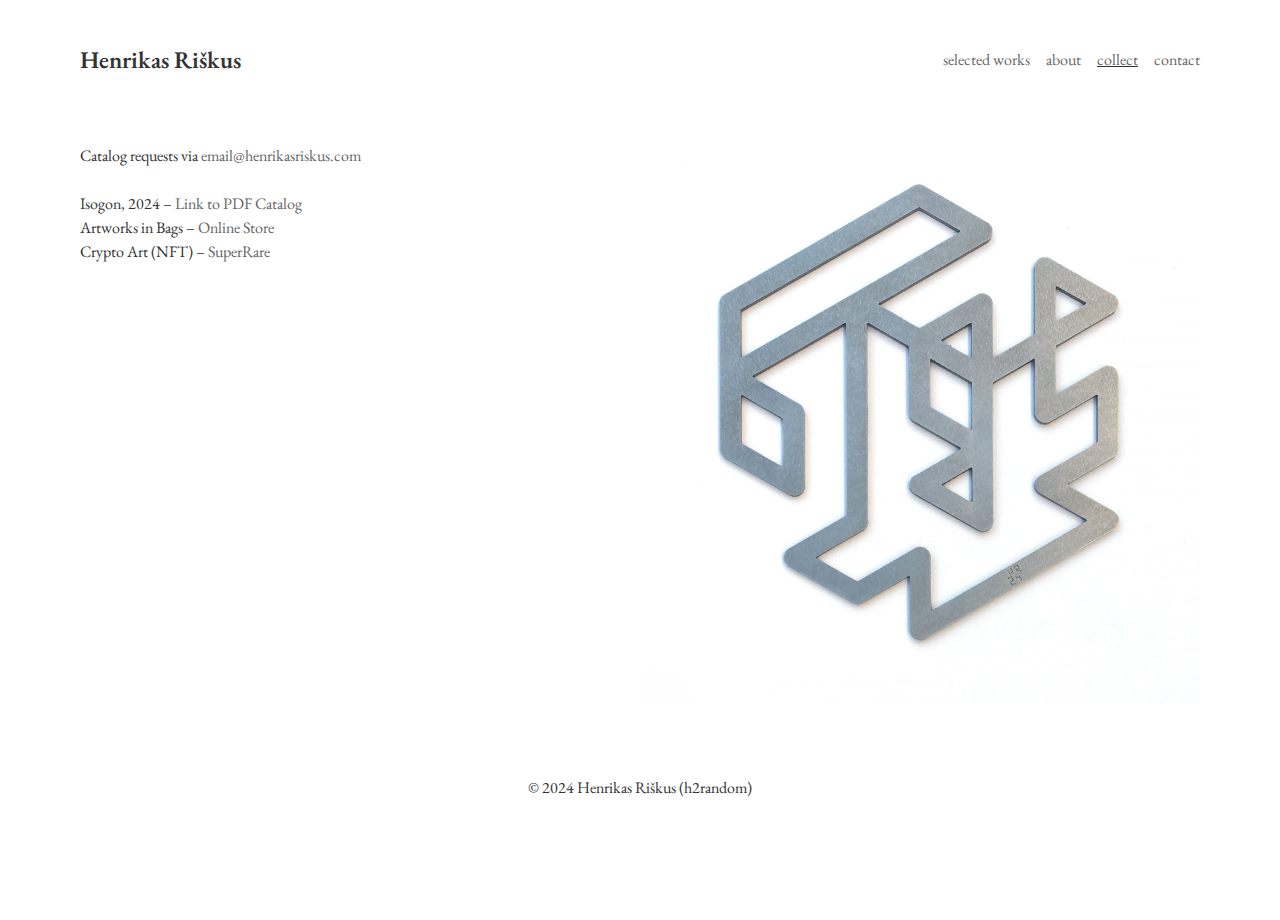
<file: collect/index.html>
<!DOCTYPE html>
<html lang="en-US">
<head>
<meta charset="UTF-8">
<meta name="viewport" content="width=device-width, initial-scale=1">
	 <link rel="profile" href="https://gmpg.org/xfn/11"> 
	 <title>Collect &#8211; Henrikas Riškus</title>
<meta name="robots" content="max-image-preview:large">
	<style>img:is([sizes="auto" i], [sizes^="auto," i]) { contain-intrinsic-size: 3000px 1500px }</style>
	<link rel="dns-prefetch" href="//fonts.googleapis.com">
<link rel="alternate" type="application/rss+xml" title="Henrikas Riškus &raquo; Feed" href="/feed/">
<link rel="alternate" type="application/rss+xml" title="Henrikas Riškus &raquo; Comments Feed" href="/comments/feed/">
<script>
window._wpemojiSettings = {"baseUrl":"https:\/\/s.w.org\/images\/core\/emoji\/15.0.3\/72x72\/","ext":".png","svgUrl":"https:\/\/s.w.org\/images\/core\/emoji\/15.0.3\/svg\/","svgExt":".svg","source":{"concatemoji":"\/wp-includes\/js\/wp-emoji-release.min.js?ver=6.7.1"}};
/*! This file is auto-generated */
!function(i,n){var o,s,e;function c(e){try{var t={supportTests:e,timestamp:(new Date).valueOf()};sessionStorage.setItem(o,JSON.stringify(t))}catch(e){}}function p(e,t,n){e.clearRect(0,0,e.canvas.width,e.canvas.height),e.fillText(t,0,0);var t=new Uint32Array(e.getImageData(0,0,e.canvas.width,e.canvas.height).data),r=(e.clearRect(0,0,e.canvas.width,e.canvas.height),e.fillText(n,0,0),new Uint32Array(e.getImageData(0,0,e.canvas.width,e.canvas.height).data));return t.every(function(e,t){return e===r[t]})}function u(e,t,n){switch(t){case"flag":return n(e,"🏳️‍⚧️","🏳️​⚧️")?!1:!n(e,"🇺🇳","🇺​🇳")&&!n(e,"🏴󠁧󠁢󠁥󠁮󠁧󠁿","🏴​󠁧​󠁢​󠁥​󠁮​󠁧​󠁿");case"emoji":return!n(e,"🐦‍⬛","🐦​⬛")}return!1}function f(e,t,n){var r="undefined"!=typeof WorkerGlobalScope&&self instanceof WorkerGlobalScope?new OffscreenCanvas(300,150):i.createElement("canvas"),a=r.getContext("2d",{willReadFrequently:!0}),o=(a.textBaseline="top",a.font="600 32px Arial",{});return e.forEach(function(e){o[e]=t(a,e,n)}),o}function t(e){var t=i.createElement("script");t.src=e,t.defer=!0,i.head.appendChild(t)}"undefined"!=typeof Promise&&(o="wpEmojiSettingsSupports",s=["flag","emoji"],n.supports={everything:!0,everythingExceptFlag:!0},e=new Promise(function(e){i.addEventListener("DOMContentLoaded",e,{once:!0})}),new Promise(function(t){var n=function(){try{var e=JSON.parse(sessionStorage.getItem(o));if("object"==typeof e&&"number"==typeof e.timestamp&&(new Date).valueOf()<e.timestamp+604800&&"object"==typeof e.supportTests)return e.supportTests}catch(e){}return null}();if(!n){if("undefined"!=typeof Worker&&"undefined"!=typeof OffscreenCanvas&&"undefined"!=typeof URL&&URL.createObjectURL&&"undefined"!=typeof Blob)try{var e="postMessage("+f.toString()+"("+[JSON.stringify(s),u.toString(),p.toString()].join(",")+"));",r=new Blob([e],{type:"text/javascript"}),a=new Worker(URL.createObjectURL(r),{name:"wpTestEmojiSupports"});return void(a.onmessage=function(e){c(n=e.data),a.terminate(),t(n)})}catch(e){}c(n=f(s,u,p))}t(n)}).then(function(e){for(var t in e)n.supports[t]=e[t],n.supports.everything=n.supports.everything&&n.supports[t],"flag"!==t&&(n.supports.everythingExceptFlag=n.supports.everythingExceptFlag&&n.supports[t]);n.supports.everythingExceptFlag=n.supports.everythingExceptFlag&&!n.supports.flag,n.DOMReady=!1,n.readyCallback=function(){n.DOMReady=!0}}).then(function(){return e}).then(function(){var e;n.supports.everything||(n.readyCallback(),(e=n.source||{}).concatemoji?t(e.concatemoji):e.wpemoji&&e.twemoji&&(t(e.twemoji),t(e.wpemoji)))}))}((window,document),window._wpemojiSettings);
</script>
<link rel="stylesheet" id="astra-theme-css-css" href="/wp-content/themes/astra/assets/css/minified/main.min.css?ver=4.6.14" media="all">
<style id="astra-theme-css-inline-css">:root{--ast-post-nav-space:0;--ast-container-default-xlg-padding:2.5em;--ast-container-default-lg-padding:2.5em;--ast-container-default-slg-padding:2em;--ast-container-default-md-padding:2.5em;--ast-container-default-sm-padding:2.5em;--ast-container-default-xs-padding:2.4em;--ast-container-default-xxs-padding:1.8em;--ast-code-block-background:#ECEFF3;--ast-comment-inputs-background:#F9FAFB;--ast-normal-container-width:1120px;--ast-narrow-container-width:500px;--ast-blog-title-font-weight:600;--ast-blog-meta-weight:600;}html{font-size:100%;}a{color:var(--ast-global-color-0);}a:hover,a:focus{color:var(--ast-global-color-1);}body,button,input,select,textarea,.ast-button,.ast-custom-button{font-family:-apple-system,BlinkMacSystemFont,Segoe UI,Roboto,Oxygen-Sans,Ubuntu,Cantarell,Helvetica Neue,sans-serif;font-weight:inherit;font-size:16px;font-size:1rem;line-height:var(--ast-body-line-height,1.65);}blockquote{color:var(--ast-global-color-3);}p,.entry-content p{margin-bottom:0.5em;}h1,.entry-content h1,h2,.entry-content h2,h3,.entry-content h3,h4,.entry-content h4,h5,.entry-content h5,h6,.entry-content h6,.site-title,.site-title a{font-family:'Plus Jakarta Sans',sans-serif;font-weight:600;}.site-title{font-size:35px;font-size:2.1875rem;display:none;}.site-header .site-description{font-size:15px;font-size:0.9375rem;display:none;}.entry-title{font-size:20px;font-size:1.25rem;}.ast-blog-single-element.ast-taxonomy-container a{font-size:14px;font-size:0.875rem;}.ast-blog-meta-container{font-size:13px;font-size:0.8125rem;}.archive .ast-article-post .ast-article-inner,.blog .ast-article-post .ast-article-inner,.archive .ast-article-post .ast-article-inner:hover,.blog .ast-article-post .ast-article-inner:hover{border-top-left-radius:6px;border-top-right-radius:6px;border-bottom-right-radius:6px;border-bottom-left-radius:6px;overflow:hidden;}h1,.entry-content h1{font-size:64px;font-size:4rem;font-weight:600;font-family:'Plus Jakarta Sans',sans-serif;line-height:1.4em;}h2,.entry-content h2{font-size:48px;font-size:3rem;font-weight:600;font-family:'Plus Jakarta Sans',sans-serif;line-height:1.3em;}h3,.entry-content h3{font-size:24px;font-size:1.5rem;font-weight:600;font-family:'Plus Jakarta Sans',sans-serif;line-height:1.3em;}h4,.entry-content h4{font-size:20px;font-size:1.25rem;line-height:1.2em;font-weight:600;font-family:'Plus Jakarta Sans',sans-serif;}h5,.entry-content h5{font-size:18px;font-size:1.125rem;line-height:1.2em;font-weight:600;font-family:'Plus Jakarta Sans',sans-serif;}h6,.entry-content h6{font-size:15px;font-size:0.9375rem;line-height:1.25em;font-weight:600;font-family:'Plus Jakarta Sans',sans-serif;}::selection{background-color:var(--ast-global-color-0);color:#ffffff;}body,h1,.entry-title a,.entry-content h1,h2,.entry-content h2,h3,.entry-content h3,h4,.entry-content h4,h5,.entry-content h5,h6,.entry-content h6{color:var(--ast-global-color-3);}.tagcloud a:hover,.tagcloud a:focus,.tagcloud a.current-item{color:#ffffff;border-color:var(--ast-global-color-0);background-color:var(--ast-global-color-0);}input:focus,input[type="text"]:focus,input[type="email"]:focus,input[type="url"]:focus,input[type="password"]:focus,input[type="reset"]:focus,input[type="search"]:focus,textarea:focus{border-color:var(--ast-global-color-0);}input[type="radio"]:checked,input[type=reset],input[type="checkbox"]:checked,input[type="checkbox"]:hover:checked,input[type="checkbox"]:focus:checked,input[type=range]::-webkit-slider-thumb{border-color:var(--ast-global-color-0);background-color:var(--ast-global-color-0);box-shadow:none;}.site-footer a:hover + .post-count,.site-footer a:focus + .post-count{background:var(--ast-global-color-0);border-color:var(--ast-global-color-0);}.single .nav-links .nav-previous,.single .nav-links .nav-next{color:var(--ast-global-color-0);}.entry-meta,.entry-meta *{line-height:1.45;color:var(--ast-global-color-0);font-weight:600;}.entry-meta a:not(.ast-button):hover,.entry-meta a:not(.ast-button):hover *,.entry-meta a:not(.ast-button):focus,.entry-meta a:not(.ast-button):focus *,.page-links > .page-link,.page-links .page-link:hover,.post-navigation a:hover{color:var(--ast-global-color-1);}#cat option,.secondary .calendar_wrap thead a,.secondary .calendar_wrap thead a:visited{color:var(--ast-global-color-0);}.secondary .calendar_wrap #today,.ast-progress-val span{background:var(--ast-global-color-0);}.secondary a:hover + .post-count,.secondary a:focus + .post-count{background:var(--ast-global-color-0);border-color:var(--ast-global-color-0);}.calendar_wrap #today > a{color:#ffffff;}.page-links .page-link,.single .post-navigation a{color:var(--ast-global-color-3);}.ast-search-menu-icon .search-form button.search-submit{padding:0 4px;}.ast-search-menu-icon form.search-form{padding-right:0;}.ast-search-menu-icon.slide-search input.search-field{width:0;}.ast-header-search .ast-search-menu-icon.ast-dropdown-active .search-form,.ast-header-search .ast-search-menu-icon.ast-dropdown-active .search-field:focus{transition:all 0.2s;}.search-form input.search-field:focus{outline:none;}.ast-search-menu-icon .search-form button.search-submit:focus,.ast-theme-transparent-header .ast-header-search .ast-dropdown-active .ast-icon,.ast-theme-transparent-header .ast-inline-search .search-field:focus .ast-icon{color:var(--ast-global-color-1);}.ast-header-search .slide-search .search-form{border:2px solid var(--ast-global-color-0);}.ast-header-search .slide-search .search-field{background-color:#fff;}.ast-archive-title{color:var(--ast-global-color-2);}.widget-title,.widget .wp-block-heading{font-size:22px;font-size:1.375rem;color:var(--ast-global-color-2);}.ast-search-menu-icon.slide-search a:focus-visible:focus-visible,.astra-search-icon:focus-visible,#close:focus-visible,a:focus-visible,.ast-menu-toggle:focus-visible,.site .skip-link:focus-visible,.wp-block-loginout input:focus-visible,.wp-block-search.wp-block-search__button-inside .wp-block-search__inside-wrapper,.ast-header-navigation-arrow:focus-visible,.woocommerce .wc-proceed-to-checkout > .checkout-button:focus-visible,.woocommerce .woocommerce-MyAccount-navigation ul li a:focus-visible,.ast-orders-table__row .ast-orders-table__cell:focus-visible,.woocommerce .woocommerce-order-details .order-again > .button:focus-visible,.woocommerce .woocommerce-message a.button.wc-forward:focus-visible,.woocommerce #minus_qty:focus-visible,.woocommerce #plus_qty:focus-visible,a#ast-apply-coupon:focus-visible,.woocommerce .woocommerce-info a:focus-visible,.woocommerce .astra-shop-summary-wrap a:focus-visible,.woocommerce a.wc-forward:focus-visible,#ast-apply-coupon:focus-visible,.woocommerce-js .woocommerce-mini-cart-item a.remove:focus-visible,#close:focus-visible,.button.search-submit:focus-visible,#search_submit:focus,.normal-search:focus-visible,.ast-header-account-wrap:focus-visible{outline-style:dotted;outline-color:inherit;outline-width:thin;}input:focus,input[type="text"]:focus,input[type="email"]:focus,input[type="url"]:focus,input[type="password"]:focus,input[type="reset"]:focus,input[type="search"]:focus,input[type="number"]:focus,textarea:focus,.wp-block-search__input:focus,[data-section="section-header-mobile-trigger"] .ast-button-wrap .ast-mobile-menu-trigger-minimal:focus,.ast-mobile-popup-drawer.active .menu-toggle-close:focus,.woocommerce-ordering select.orderby:focus,#ast-scroll-top:focus,#coupon_code:focus,.woocommerce-page #comment:focus,.woocommerce #reviews #respond input#submit:focus,.woocommerce a.add_to_cart_button:focus,.woocommerce .button.single_add_to_cart_button:focus,.woocommerce .woocommerce-cart-form button:focus,.woocommerce .woocommerce-cart-form__cart-item .quantity .qty:focus,.woocommerce .woocommerce-billing-fields .woocommerce-billing-fields__field-wrapper .woocommerce-input-wrapper > .input-text:focus,.woocommerce #order_comments:focus,.woocommerce #place_order:focus,.woocommerce .woocommerce-address-fields .woocommerce-address-fields__field-wrapper .woocommerce-input-wrapper > .input-text:focus,.woocommerce .woocommerce-MyAccount-content form button:focus,.woocommerce .woocommerce-MyAccount-content .woocommerce-EditAccountForm .woocommerce-form-row .woocommerce-Input.input-text:focus,.woocommerce .ast-woocommerce-container .woocommerce-pagination ul.page-numbers li a:focus,body #content .woocommerce form .form-row .select2-container--default .select2-selection--single:focus,#ast-coupon-code:focus,.woocommerce.woocommerce-js .quantity input[type=number]:focus,.woocommerce-js .woocommerce-mini-cart-item .quantity input[type=number]:focus,.woocommerce p#ast-coupon-trigger:focus{border-style:dotted;border-color:inherit;border-width:thin;}input{outline:none;}body .ast-oembed-container *{position:absolute;top:0;width:100%;height:100%;left:0;}body .wp-block-embed-pocket-casts .ast-oembed-container *{position:unset;}.ast-single-post-featured-section + article {margin-top: 2em;}.site-content .ast-single-post-featured-section img {width: 100%;overflow: hidden;object-fit: cover;}.ast-separate-container .site-content .ast-single-post-featured-section + article {margin-top: -80px;z-index: 9;position: relative;border-radius: 4px;}@media (min-width: 922px) {.ast-no-sidebar .site-content .ast-article-image-container--wide {margin-left: -120px;margin-right: -120px;max-width: unset;width: unset;}.ast-left-sidebar .site-content .ast-article-image-container--wide,.ast-right-sidebar .site-content .ast-article-image-container--wide {margin-left: -10px;margin-right: -10px;}.site-content .ast-article-image-container--full {margin-left: calc( -50vw + 50%);margin-right: calc( -50vw + 50%);max-width: 100vw;width: 100vw;}.ast-left-sidebar .site-content .ast-article-image-container--full,.ast-right-sidebar .site-content .ast-article-image-container--full {margin-left: -10px;margin-right: -10px;max-width: inherit;width: auto;}}.site > .ast-single-related-posts-container {margin-top: 0;}@media (min-width: 922px) {.ast-desktop .ast-container--narrow {max-width: var(--ast-narrow-container-width);margin: 0 auto;}}.ast-page-builder-template .hentry {margin: 0;}.ast-page-builder-template .site-content > .ast-container {max-width: 100%;padding: 0;}.ast-page-builder-template .site .site-content #primary {padding: 0;margin: 0;}.ast-page-builder-template .no-results {text-align: center;margin: 4em auto;}.ast-page-builder-template .ast-pagination {padding: 2em;}.ast-page-builder-template .entry-header.ast-no-title.ast-no-thumbnail {margin-top: 0;}.ast-page-builder-template .entry-header.ast-header-without-markup {margin-top: 0;margin-bottom: 0;}.ast-page-builder-template .entry-header.ast-no-title.ast-no-meta {margin-bottom: 0;}.ast-page-builder-template.single .post-navigation {padding-bottom: 2em;}.ast-page-builder-template.single-post .site-content > .ast-container {max-width: 100%;}.ast-page-builder-template .entry-header {margin-top: 2em;margin-left: auto;margin-right: auto;}.ast-page-builder-template .ast-archive-description {margin: 2em auto 0;padding-left: 20px;padding-right: 20px;}.ast-page-builder-template .ast-row {margin-left: 0;margin-right: 0;}.single.ast-page-builder-template .entry-header + .entry-content,.single.ast-page-builder-template .ast-single-entry-banner + .site-content article .entry-content {margin-bottom: 2em;}@media(min-width: 921px) {.ast-page-builder-template.archive.ast-right-sidebar .ast-row article,.ast-page-builder-template.archive.ast-left-sidebar .ast-row article {padding-left: 0;padding-right: 0;}}input[type="text"],input[type="number"],input[type="email"],input[type="url"],input[type="password"],input[type="search"],input[type=reset],input[type=tel],input[type=date],select,textarea{font-size:16px;font-style:normal;font-weight:400;line-height:24px;width:100%;padding:12px 16px;border-radius:4px;box-shadow:0px 1px 2px 0px rgba(0,0,0,0.05);color:var(--ast-form-input-text,#475569);}input[type="text"],input[type="number"],input[type="email"],input[type="url"],input[type="password"],input[type="search"],input[type=reset],input[type=tel],input[type=date],select{height:40px;}input[type="date"]{border-width:1px;border-style:solid;border-color:var(--ast-border-color);}input[type="text"]:focus,input[type="number"]:focus,input[type="email"]:focus,input[type="url"]:focus,input[type="password"]:focus,input[type="search"]:focus,input[type=reset]:focus,input[type="tel"]:focus,input[type="date"]:focus,select:focus,textarea:focus{border-color:#046BD2;box-shadow:none;outline:none;color:var(--ast-form-input-focus-text,#475569);}label,legend{color:#111827;font-size:14px;font-style:normal;font-weight:500;line-height:20px;}select{padding:6px 10px;}fieldset{padding:30px;border-radius:4px;}button,.ast-button,.button,input[type="button"],input[type="reset"],input[type="submit"]{border-radius:4px;box-shadow:0px 1px 2px 0px rgba(0,0,0,0.05);}:root{--ast-comment-inputs-background:#FFF;}::placeholder{color:var(--ast-form-field-color,#9CA3AF);}::-ms-input-placeholder{color:var(--ast-form-field-color,#9CA3AF);}@media (max-width:921.9px){#ast-desktop-header{display:none;}}@media (min-width:922px){#ast-mobile-header{display:none;}}.wp-block-buttons.aligncenter{justify-content:center;}@media (max-width:921px){.ast-theme-transparent-header #primary,.ast-theme-transparent-header #secondary{padding:0;}}@media (max-width:921px){.ast-plain-container.ast-no-sidebar #primary{padding:0;}}.ast-plain-container.ast-no-sidebar #primary{margin-top:0;margin-bottom:0;}.wp-block-button.is-style-outline .wp-block-button__link{border-color:var(--ast-global-color-7);}div.wp-block-button.is-style-outline > .wp-block-button__link:not(.has-text-color),div.wp-block-button.wp-block-button__link.is-style-outline:not(.has-text-color){color:var(--ast-global-color-7);}.wp-block-button.is-style-outline .wp-block-button__link:hover,.wp-block-buttons .wp-block-button.is-style-outline .wp-block-button__link:focus,.wp-block-buttons .wp-block-button.is-style-outline > .wp-block-button__link:not(.has-text-color):hover,.wp-block-buttons .wp-block-button.wp-block-button__link.is-style-outline:not(.has-text-color):hover{color:var(--ast-global-color-2);background-color:var(--ast-global-color-7);border-color:var(--ast-global-color-7);}.post-page-numbers.current .page-link,.ast-pagination .page-numbers.current{color:#ffffff;border-color:var(--ast-global-color-0);background-color:var(--ast-global-color-0);}.wp-block-buttons .wp-block-button.is-style-outline .wp-block-button__link.wp-element-button,.ast-outline-button,.wp-block-uagb-buttons-child .uagb-buttons-repeater.ast-outline-button{border-color:var(--ast-global-color-7);font-family:inherit;font-weight:600;font-size:20px;font-size:1.25rem;line-height:1em;padding-top:20px;padding-right:40px;padding-bottom:20px;padding-left:40px;border-top-left-radius:50px;border-top-right-radius:50px;border-bottom-right-radius:50px;border-bottom-left-radius:50px;}.wp-block-buttons .wp-block-button.is-style-outline > .wp-block-button__link:not(.has-text-color),.wp-block-buttons .wp-block-button.wp-block-button__link.is-style-outline:not(.has-text-color),.ast-outline-button{color:var(--ast-global-color-2);}.wp-block-button.is-style-outline .wp-block-button__link:hover,.wp-block-buttons .wp-block-button.is-style-outline .wp-block-button__link:focus,.wp-block-buttons .wp-block-button.is-style-outline > .wp-block-button__link:not(.has-text-color):hover,.wp-block-buttons .wp-block-button.wp-block-button__link.is-style-outline:not(.has-text-color):hover,.ast-outline-button:hover,.ast-outline-button:focus,.wp-block-uagb-buttons-child .uagb-buttons-repeater.ast-outline-button:hover,.wp-block-uagb-buttons-child .uagb-buttons-repeater.ast-outline-button:focus{color:var(--ast-global-color-2);background-color:var(--ast-global-color-7);border-color:var(--ast-global-color-7);}.wp-block-button .wp-block-button__link.wp-element-button.is-style-outline:not(.has-background),.wp-block-button.is-style-outline>.wp-block-button__link.wp-element-button:not(.has-background),.ast-outline-button{background-color:var(--ast-global-color-7);}.uagb-buttons-repeater.ast-outline-button{border-radius:9999px;}@media (max-width:921px){.wp-block-buttons .wp-block-button.is-style-outline .wp-block-button__link.wp-element-button,.ast-outline-button,.wp-block-uagb-buttons-child .uagb-buttons-repeater.ast-outline-button{padding-top:18px;padding-right:32px;padding-bottom:18px;padding-left:32px;}}@media (max-width:544px){.wp-block-buttons .wp-block-button.is-style-outline .wp-block-button__link.wp-element-button,.ast-outline-button,.wp-block-uagb-buttons-child .uagb-buttons-repeater.ast-outline-button{padding-top:15px;padding-right:28px;padding-bottom:15px;padding-left:28px;}}.entry-content[ast-blocks-layout] > figure{margin-bottom:1em;}h1.widget-title{font-weight:600;}h2.widget-title{font-weight:600;}h3.widget-title{font-weight:600;}#page{display:flex;flex-direction:column;min-height:100vh;}.ast-404-layout-1 h1.page-title{color:var(--ast-global-color-2);}.single .post-navigation a{line-height:1em;height:inherit;}.error-404 .page-sub-title{font-size:1.5rem;font-weight:inherit;}.search .site-content .content-area .search-form{margin-bottom:0;}#page .site-content{flex-grow:1;}.widget{margin-bottom:1.25em;}#secondary li{line-height:1.5em;}#secondary .wp-block-group h2{margin-bottom:0.7em;}#secondary h2{font-size:1.7rem;}.ast-separate-container .ast-article-post,.ast-separate-container .ast-article-single,.ast-separate-container .comment-respond{padding:3em;}.ast-separate-container .ast-article-single .ast-article-single{padding:0;}.ast-article-single .wp-block-post-template-is-layout-grid{padding-left:0;}.ast-separate-container .comments-title,.ast-narrow-container .comments-title{padding:1.5em 2em;}.ast-page-builder-template .comment-form-textarea,.ast-comment-formwrap .ast-grid-common-col{padding:0;}.ast-comment-formwrap{padding:0;display:inline-flex;column-gap:20px;width:100%;margin-left:0;margin-right:0;}.comments-area textarea#comment:focus,.comments-area textarea#comment:active,.comments-area .ast-comment-formwrap input[type="text"]:focus,.comments-area .ast-comment-formwrap input[type="text"]:active {box-shadow:none;outline:none;}.archive.ast-page-builder-template .entry-header{margin-top:2em;}.ast-page-builder-template .ast-comment-formwrap{width:100%;}.entry-title{margin-bottom:0.6em;}.ast-archive-description p{font-size:inherit;font-weight:inherit;line-height:inherit;}.ast-separate-container .ast-comment-list li.depth-1,.hentry{margin-bottom:1.5em;}.site-content section.ast-archive-description{margin-bottom:2em;}@media (min-width:921px){.ast-left-sidebar.ast-page-builder-template #secondary,.archive.ast-right-sidebar.ast-page-builder-template .site-main{padding-left:20px;padding-right:20px;}}@media (max-width:544px){.ast-comment-formwrap.ast-row{column-gap:10px;display:inline-block;}#ast-commentform .ast-grid-common-col{position:relative;width:100%;}}@media (min-width:1201px){.ast-separate-container .ast-article-post,.ast-separate-container .ast-article-single,.ast-separate-container .ast-author-box,.ast-separate-container .ast-404-layout-1,.ast-separate-container .no-results{padding:3em;}}@media (max-width:921px){.ast-separate-container #primary,.ast-separate-container #secondary{padding:1.5em 0;}#primary,#secondary{padding:1.5em 0;margin:0;}.ast-left-sidebar #content > .ast-container{display:flex;flex-direction:column-reverse;width:100%;}}@media (min-width:922px){.ast-separate-container.ast-right-sidebar #primary,.ast-separate-container.ast-left-sidebar #primary{border:0;}.search-no-results.ast-separate-container #primary{margin-bottom:4em;}}.wp-block-button .wp-block-button__link{color:var(--ast-global-color-2);}.wp-block-button .wp-block-button__link:hover,.wp-block-button .wp-block-button__link:focus{color:var(--ast-global-color-2);background-color:var(--ast-global-color-7);border-color:var(--ast-global-color-7);}.elementor-widget-heading h1.elementor-heading-title{line-height:1.4em;}.elementor-widget-heading h2.elementor-heading-title{line-height:1.3em;}.elementor-widget-heading h3.elementor-heading-title{line-height:1.3em;}.elementor-widget-heading h4.elementor-heading-title{line-height:1.2em;}.elementor-widget-heading h5.elementor-heading-title{line-height:1.2em;}.elementor-widget-heading h6.elementor-heading-title{line-height:1.25em;}.wp-block-button .wp-block-button__link,.wp-block-search .wp-block-search__button,body .wp-block-file .wp-block-file__button{border-style:solid;border-top-width:0px;border-right-width:0px;border-left-width:0px;border-bottom-width:0px;border-color:var(--ast-global-color-7);background-color:var(--ast-global-color-7);color:var(--ast-global-color-2);font-family:inherit;font-weight:600;line-height:1em;font-size:20px;font-size:1.25rem;border-top-left-radius:50px;border-top-right-radius:50px;border-bottom-right-radius:50px;border-bottom-left-radius:50px;padding-top:20px;padding-right:40px;padding-bottom:20px;padding-left:40px;}@media (max-width:921px){.wp-block-button .wp-block-button__link,.wp-block-search .wp-block-search__button,body .wp-block-file .wp-block-file__button{padding-top:18px;padding-right:32px;padding-bottom:18px;padding-left:32px;}}@media (max-width:544px){.wp-block-button .wp-block-button__link,.wp-block-search .wp-block-search__button,body .wp-block-file .wp-block-file__button{padding-top:15px;padding-right:28px;padding-bottom:15px;padding-left:28px;}}.menu-toggle,button,.ast-button,.ast-custom-button,.button,input#submit,input[type="button"],input[type="submit"],input[type="reset"],#comments .submit,.search .search-submit,form[CLASS*="wp-block-search__"].wp-block-search .wp-block-search__inside-wrapper .wp-block-search__button,body .wp-block-file .wp-block-file__button,.search .search-submit,.woocommerce-js a.button,.woocommerce button.button,.woocommerce .woocommerce-message a.button,.woocommerce #respond input#submit.alt,.woocommerce input.button.alt,.woocommerce input.button,.woocommerce input.button:disabled,.woocommerce input.button:disabled[disabled],.woocommerce input.button:disabled:hover,.woocommerce input.button:disabled[disabled]:hover,.woocommerce #respond input#submit,.woocommerce button.button.alt.disabled,.wc-block-grid__products .wc-block-grid__product .wp-block-button__link,.wc-block-grid__product-onsale,[CLASS*="wc-block"] button,.woocommerce-js .astra-cart-drawer .astra-cart-drawer-content .woocommerce-mini-cart__buttons .button:not(.checkout):not(.ast-continue-shopping),.woocommerce-js .astra-cart-drawer .astra-cart-drawer-content .woocommerce-mini-cart__buttons a.checkout,.woocommerce button.button.alt.disabled.wc-variation-selection-needed,[CLASS*="wc-block"] .wc-block-components-button{border-style:solid;border-top-width:0px;border-right-width:0px;border-left-width:0px;border-bottom-width:0px;color:var(--ast-global-color-2);border-color:var(--ast-global-color-7);background-color:var(--ast-global-color-7);padding-top:20px;padding-right:40px;padding-bottom:20px;padding-left:40px;font-family:inherit;font-weight:600;font-size:20px;font-size:1.25rem;line-height:1em;border-top-left-radius:50px;border-top-right-radius:50px;border-bottom-right-radius:50px;border-bottom-left-radius:50px;}button:focus,.menu-toggle:hover,button:hover,.ast-button:hover,.ast-custom-button:hover .button:hover,.ast-custom-button:hover ,input[type=reset]:hover,input[type=reset]:focus,input#submit:hover,input#submit:focus,input[type="button"]:hover,input[type="button"]:focus,input[type="submit"]:hover,input[type="submit"]:focus,form[CLASS*="wp-block-search__"].wp-block-search .wp-block-search__inside-wrapper .wp-block-search__button:hover,form[CLASS*="wp-block-search__"].wp-block-search .wp-block-search__inside-wrapper .wp-block-search__button:focus,body .wp-block-file .wp-block-file__button:hover,body .wp-block-file .wp-block-file__button:focus,.woocommerce-js a.button:hover,.woocommerce button.button:hover,.woocommerce .woocommerce-message a.button:hover,.woocommerce #respond input#submit:hover,.woocommerce #respond input#submit.alt:hover,.woocommerce input.button.alt:hover,.woocommerce input.button:hover,.woocommerce button.button.alt.disabled:hover,.wc-block-grid__products .wc-block-grid__product .wp-block-button__link:hover,[CLASS*="wc-block"] button:hover,.woocommerce-js .astra-cart-drawer .astra-cart-drawer-content .woocommerce-mini-cart__buttons .button:not(.checkout):not(.ast-continue-shopping):hover,.woocommerce-js .astra-cart-drawer .astra-cart-drawer-content .woocommerce-mini-cart__buttons a.checkout:hover,.woocommerce button.button.alt.disabled.wc-variation-selection-needed:hover,[CLASS*="wc-block"] .wc-block-components-button:hover,[CLASS*="wc-block"] .wc-block-components-button:focus{color:var(--ast-global-color-2);background-color:var(--ast-global-color-7);border-color:var(--ast-global-color-7);}form[CLASS*="wp-block-search__"].wp-block-search .wp-block-search__inside-wrapper .wp-block-search__button.has-icon{padding-top:calc(20px - 3px);padding-right:calc(40px - 3px);padding-bottom:calc(20px - 3px);padding-left:calc(40px - 3px);}@media (max-width:921px){.menu-toggle,button,.ast-button,.ast-custom-button,.button,input#submit,input[type="button"],input[type="submit"],input[type="reset"],#comments .submit,.search .search-submit,form[CLASS*="wp-block-search__"].wp-block-search .wp-block-search__inside-wrapper .wp-block-search__button,body .wp-block-file .wp-block-file__button,.search .search-submit,.woocommerce-js a.button,.woocommerce button.button,.woocommerce .woocommerce-message a.button,.woocommerce #respond input#submit.alt,.woocommerce input.button.alt,.woocommerce input.button,.woocommerce input.button:disabled,.woocommerce input.button:disabled[disabled],.woocommerce input.button:disabled:hover,.woocommerce input.button:disabled[disabled]:hover,.woocommerce #respond input#submit,.woocommerce button.button.alt.disabled,.wc-block-grid__products .wc-block-grid__product .wp-block-button__link,.wc-block-grid__product-onsale,[CLASS*="wc-block"] button,.woocommerce-js .astra-cart-drawer .astra-cart-drawer-content .woocommerce-mini-cart__buttons .button:not(.checkout):not(.ast-continue-shopping),.woocommerce-js .astra-cart-drawer .astra-cart-drawer-content .woocommerce-mini-cart__buttons a.checkout,.woocommerce button.button.alt.disabled.wc-variation-selection-needed,[CLASS*="wc-block"] .wc-block-components-button{padding-top:18px;padding-right:32px;padding-bottom:18px;padding-left:32px;}}@media (max-width:544px){.menu-toggle,button,.ast-button,.ast-custom-button,.button,input#submit,input[type="button"],input[type="submit"],input[type="reset"],#comments .submit,.search .search-submit,form[CLASS*="wp-block-search__"].wp-block-search .wp-block-search__inside-wrapper .wp-block-search__button,body .wp-block-file .wp-block-file__button,.search .search-submit,.woocommerce-js a.button,.woocommerce button.button,.woocommerce .woocommerce-message a.button,.woocommerce #respond input#submit.alt,.woocommerce input.button.alt,.woocommerce input.button,.woocommerce input.button:disabled,.woocommerce input.button:disabled[disabled],.woocommerce input.button:disabled:hover,.woocommerce input.button:disabled[disabled]:hover,.woocommerce #respond input#submit,.woocommerce button.button.alt.disabled,.wc-block-grid__products .wc-block-grid__product .wp-block-button__link,.wc-block-grid__product-onsale,[CLASS*="wc-block"] button,.woocommerce-js .astra-cart-drawer .astra-cart-drawer-content .woocommerce-mini-cart__buttons .button:not(.checkout):not(.ast-continue-shopping),.woocommerce-js .astra-cart-drawer .astra-cart-drawer-content .woocommerce-mini-cart__buttons a.checkout,.woocommerce button.button.alt.disabled.wc-variation-selection-needed,[CLASS*="wc-block"] .wc-block-components-button{padding-top:15px;padding-right:28px;padding-bottom:15px;padding-left:28px;}}@media (max-width:921px){.ast-mobile-header-stack .main-header-bar .ast-search-menu-icon{display:inline-block;}.ast-header-break-point.ast-header-custom-item-outside .ast-mobile-header-stack .main-header-bar .ast-search-icon{margin:0;}.ast-comment-avatar-wrap img{max-width:2.5em;}.ast-comment-meta{padding:0 1.8888em 1.3333em;}}@media (min-width:544px){.ast-container{max-width:100%;}}@media (max-width:544px){.ast-separate-container .ast-article-post,.ast-separate-container .ast-article-single,.ast-separate-container .comments-title,.ast-separate-container .ast-archive-description{padding:1.5em 1em;}.ast-separate-container #content .ast-container{padding-left:0.54em;padding-right:0.54em;}.ast-separate-container .ast-comment-list .bypostauthor{padding:.5em;}.ast-search-menu-icon.ast-dropdown-active .search-field{width:170px;}}@media (min-width:545px){.ast-page-builder-template .comments-area,.single.ast-page-builder-template .entry-header,.single.ast-page-builder-template .post-navigation,.single.ast-page-builder-template .ast-single-related-posts-container{max-width:1160px;margin-left:auto;margin-right:auto;}}@media (max-width:921px){.site-title{display:none;}.site-header .site-description{display:none;}h1,.entry-content h1{font-size:30px;}h2,.entry-content h2{font-size:25px;}h3,.entry-content h3{font-size:20px;}}@media (max-width:544px){.site-title{display:none;}.site-header .site-description{display:none;}h1,.entry-content h1{font-size:30px;}h2,.entry-content h2{font-size:25px;}h3,.entry-content h3{font-size:20px;}}@media (max-width:921px){html{font-size:91.2%;}}@media (max-width:544px){html{font-size:91.2%;}}@media (min-width:922px){.ast-container{max-width:1160px;}}@media (min-width:922px){.site-content .ast-container{display:flex;}}@media (max-width:921px){.site-content .ast-container{flex-direction:column;}}.entry-content h1,.entry-content h2,.entry-content h3,.entry-content h4,.entry-content h5,.entry-content h6{clear:none;}@media (min-width:922px){.main-header-menu .sub-menu .menu-item.ast-left-align-sub-menu:hover > .sub-menu,.main-header-menu .sub-menu .menu-item.ast-left-align-sub-menu.focus > .sub-menu{margin-left:-0px;}}.entry-content li > p{margin-bottom:0;}.site .comments-area{padding-bottom:2em;margin-top:2em;}.wp-block-file {display: flex;align-items: center;flex-wrap: wrap;justify-content: space-between;}.wp-block-pullquote {border: none;}.wp-block-pullquote blockquote::before {content: "\201D";font-family: "Helvetica",sans-serif;display: flex;transform: rotate( 180deg );font-size: 6rem;font-style: normal;line-height: 1;font-weight: bold;align-items: center;justify-content: center;}.has-text-align-right > blockquote::before {justify-content: flex-start;}.has-text-align-left > blockquote::before {justify-content: flex-end;}figure.wp-block-pullquote.is-style-solid-color blockquote {max-width: 100%;text-align: inherit;}html body {--wp--custom--ast-default-block-top-padding: 100px;--wp--custom--ast-default-block-right-padding: 80px;--wp--custom--ast-default-block-bottom-padding: 100px;--wp--custom--ast-default-block-left-padding: 80px;--wp--custom--ast-container-width: 1120px;--wp--custom--ast-content-width-size: 1120px;--wp--custom--ast-wide-width-size: calc(1120px + var(--wp--custom--ast-default-block-left-padding) + var(--wp--custom--ast-default-block-right-padding));}.ast-narrow-container {--wp--custom--ast-content-width-size: 500px;--wp--custom--ast-wide-width-size: 500px;}@media(max-width: 921px) {html body {--wp--custom--ast-default-block-top-padding: 50px;--wp--custom--ast-default-block-right-padding: 50px;--wp--custom--ast-default-block-bottom-padding: 50px;--wp--custom--ast-default-block-left-padding: 50px;}}@media(max-width: 544px) {html body {--wp--custom--ast-default-block-top-padding: 50px;--wp--custom--ast-default-block-right-padding: 30px;--wp--custom--ast-default-block-bottom-padding: 50px;--wp--custom--ast-default-block-left-padding: 30px;}}.entry-content > .wp-block-group,.entry-content > .wp-block-cover,.entry-content > .wp-block-columns {padding-top: var(--wp--custom--ast-default-block-top-padding);padding-right: var(--wp--custom--ast-default-block-right-padding);padding-bottom: var(--wp--custom--ast-default-block-bottom-padding);padding-left: var(--wp--custom--ast-default-block-left-padding);}.ast-plain-container.ast-no-sidebar .entry-content > .alignfull,.ast-page-builder-template .ast-no-sidebar .entry-content > .alignfull {margin-left: calc( -50vw + 50%);margin-right: calc( -50vw + 50%);max-width: 100vw;width: 100vw;}.ast-plain-container.ast-no-sidebar .entry-content .alignfull .alignfull,.ast-page-builder-template.ast-no-sidebar .entry-content .alignfull .alignfull,.ast-plain-container.ast-no-sidebar .entry-content .alignfull .alignwide,.ast-page-builder-template.ast-no-sidebar .entry-content .alignfull .alignwide,.ast-plain-container.ast-no-sidebar .entry-content .alignwide .alignfull,.ast-page-builder-template.ast-no-sidebar .entry-content .alignwide .alignfull,.ast-plain-container.ast-no-sidebar .entry-content .alignwide .alignwide,.ast-page-builder-template.ast-no-sidebar .entry-content .alignwide .alignwide,.ast-plain-container.ast-no-sidebar .entry-content .wp-block-column .alignfull,.ast-page-builder-template.ast-no-sidebar .entry-content .wp-block-column .alignfull,.ast-plain-container.ast-no-sidebar .entry-content .wp-block-column .alignwide,.ast-page-builder-template.ast-no-sidebar .entry-content .wp-block-column .alignwide {margin-left: auto;margin-right: auto;width: 100%;}[ast-blocks-layout] .wp-block-separator:not(.is-style-dots) {height: 0;}[ast-blocks-layout] .wp-block-separator {margin: 20px auto;}[ast-blocks-layout] .wp-block-separator:not(.is-style-wide):not(.is-style-dots) {max-width: 100px;}[ast-blocks-layout] .wp-block-separator.has-background {padding: 0;}.entry-content[ast-blocks-layout] > * {max-width: var(--wp--custom--ast-content-width-size);margin-left: auto;margin-right: auto;}.entry-content[ast-blocks-layout] > .alignwide {max-width: var(--wp--custom--ast-wide-width-size);}.entry-content[ast-blocks-layout] .alignfull {max-width: none;}.entry-content .wp-block-columns {margin-bottom: 0;}blockquote {margin: 1.5em;border-color: rgba(0,0,0,0.05);}.wp-block-quote:not(.has-text-align-right):not(.has-text-align-center) {border-left: 5px solid rgba(0,0,0,0.05);}.has-text-align-right > blockquote,blockquote.has-text-align-right {border-right: 5px solid rgba(0,0,0,0.05);}.has-text-align-left > blockquote,blockquote.has-text-align-left {border-left: 5px solid rgba(0,0,0,0.05);}.wp-block-site-tagline,.wp-block-latest-posts .read-more {margin-top: 15px;}.wp-block-loginout p label {display: block;}.wp-block-loginout p:not(.login-remember):not(.login-submit) input {width: 100%;}.wp-block-loginout input:focus {border-color: transparent;}.wp-block-loginout input:focus {outline: thin dotted;}.entry-content .wp-block-media-text .wp-block-media-text__content {padding: 0 0 0 8%;}.entry-content .wp-block-media-text.has-media-on-the-right .wp-block-media-text__content {padding: 0 8% 0 0;}.entry-content .wp-block-media-text.has-background .wp-block-media-text__content {padding: 8%;}.entry-content .wp-block-cover:not([class*="background-color"]) .wp-block-cover__inner-container,.entry-content .wp-block-cover:not([class*="background-color"]) .wp-block-cover-image-text,.entry-content .wp-block-cover:not([class*="background-color"]) .wp-block-cover-text,.entry-content .wp-block-cover-image:not([class*="background-color"]) .wp-block-cover__inner-container,.entry-content .wp-block-cover-image:not([class*="background-color"]) .wp-block-cover-image-text,.entry-content .wp-block-cover-image:not([class*="background-color"]) .wp-block-cover-text {color: var(--ast-global-color-5);}.wp-block-loginout .login-remember input {width: 1.1rem;height: 1.1rem;margin: 0 5px 4px 0;vertical-align: middle;}.wp-block-latest-posts > li > *:first-child,.wp-block-latest-posts:not(.is-grid) > li:first-child {margin-top: 0;}.wp-block-search__inside-wrapper .wp-block-search__input {padding: 0 10px;color: var(--ast-global-color-3);background: var(--ast-global-color-5);border-color: var(--ast-border-color);}.wp-block-latest-posts .read-more {margin-bottom: 1.5em;}.wp-block-search__no-button .wp-block-search__inside-wrapper .wp-block-search__input {padding-top: 5px;padding-bottom: 5px;}.wp-block-latest-posts .wp-block-latest-posts__post-date,.wp-block-latest-posts .wp-block-latest-posts__post-author {font-size: 1rem;}.wp-block-latest-posts > li > *,.wp-block-latest-posts:not(.is-grid) > li {margin-top: 12px;margin-bottom: 12px;}.ast-page-builder-template .entry-content[ast-blocks-layout] > *,.ast-page-builder-template .entry-content[ast-blocks-layout] > .alignfull > * {max-width: none;}.ast-page-builder-template .entry-content[ast-blocks-layout] > .alignwide > * {max-width: var(--wp--custom--ast-wide-width-size);}.ast-page-builder-template .entry-content[ast-blocks-layout] > .inherit-container-width > *,.ast-page-builder-template .entry-content[ast-blocks-layout] > * > *,.entry-content[ast-blocks-layout] > .wp-block-cover .wp-block-cover__inner-container {max-width: var(--wp--custom--ast-content-width-size);margin-left: auto;margin-right: auto;}.entry-content[ast-blocks-layout] .wp-block-cover:not(.alignleft):not(.alignright) {width: auto;}@media(max-width: 1200px) {.ast-separate-container .entry-content > .alignfull,.ast-separate-container .entry-content[ast-blocks-layout] > .alignwide,.ast-plain-container .entry-content[ast-blocks-layout] > .alignwide,.ast-plain-container .entry-content .alignfull {margin-left: calc(-1 * min(var(--ast-container-default-xlg-padding),20px)) ;margin-right: calc(-1 * min(var(--ast-container-default-xlg-padding),20px));}}@media(min-width: 1201px) {.ast-separate-container .entry-content > .alignfull {margin-left: calc(-1 * var(--ast-container-default-xlg-padding) );margin-right: calc(-1 * var(--ast-container-default-xlg-padding) );}.ast-separate-container .entry-content[ast-blocks-layout] > .alignwide,.ast-plain-container .entry-content[ast-blocks-layout] > .alignwide {margin-left: calc(-1 * var(--wp--custom--ast-default-block-left-padding) );margin-right: calc(-1 * var(--wp--custom--ast-default-block-right-padding) );}}@media(min-width: 921px) {.ast-separate-container .entry-content .wp-block-group.alignwide:not(.inherit-container-width) > :where(:not(.alignleft):not(.alignright)),.ast-plain-container .entry-content .wp-block-group.alignwide:not(.inherit-container-width) > :where(:not(.alignleft):not(.alignright)) {max-width: calc( var(--wp--custom--ast-content-width-size) + 80px );}.ast-plain-container.ast-right-sidebar .entry-content[ast-blocks-layout] .alignfull,.ast-plain-container.ast-left-sidebar .entry-content[ast-blocks-layout] .alignfull {margin-left: -60px;margin-right: -60px;}}@media(min-width: 544px) {.entry-content > .alignleft {margin-right: 20px;}.entry-content > .alignright {margin-left: 20px;}}@media (max-width:544px){.wp-block-columns .wp-block-column:not(:last-child){margin-bottom:20px;}.wp-block-latest-posts{margin:0;}}@media( max-width: 600px ) {.entry-content .wp-block-media-text .wp-block-media-text__content,.entry-content .wp-block-media-text.has-media-on-the-right .wp-block-media-text__content {padding: 8% 0 0;}.entry-content .wp-block-media-text.has-background .wp-block-media-text__content {padding: 8%;}}.ast-narrow-container .site-content .wp-block-uagb-image--align-full .wp-block-uagb-image__figure {max-width: 100%;margin-left: auto;margin-right: auto;}.entry-content ul,.entry-content ol {padding: revert;margin: revert;padding-left: 20px;}:root .has-ast-global-color-0-color{color:var(--ast-global-color-0);}:root .has-ast-global-color-0-background-color{background-color:var(--ast-global-color-0);}:root .wp-block-button .has-ast-global-color-0-color{color:var(--ast-global-color-0);}:root .wp-block-button .has-ast-global-color-0-background-color{background-color:var(--ast-global-color-0);}:root .has-ast-global-color-1-color{color:var(--ast-global-color-1);}:root .has-ast-global-color-1-background-color{background-color:var(--ast-global-color-1);}:root .wp-block-button .has-ast-global-color-1-color{color:var(--ast-global-color-1);}:root .wp-block-button .has-ast-global-color-1-background-color{background-color:var(--ast-global-color-1);}:root .has-ast-global-color-2-color{color:var(--ast-global-color-2);}:root .has-ast-global-color-2-background-color{background-color:var(--ast-global-color-2);}:root .wp-block-button .has-ast-global-color-2-color{color:var(--ast-global-color-2);}:root .wp-block-button .has-ast-global-color-2-background-color{background-color:var(--ast-global-color-2);}:root .has-ast-global-color-3-color{color:var(--ast-global-color-3);}:root .has-ast-global-color-3-background-color{background-color:var(--ast-global-color-3);}:root .wp-block-button .has-ast-global-color-3-color{color:var(--ast-global-color-3);}:root .wp-block-button .has-ast-global-color-3-background-color{background-color:var(--ast-global-color-3);}:root .has-ast-global-color-4-color{color:var(--ast-global-color-4);}:root .has-ast-global-color-4-background-color{background-color:var(--ast-global-color-4);}:root .wp-block-button .has-ast-global-color-4-color{color:var(--ast-global-color-4);}:root .wp-block-button .has-ast-global-color-4-background-color{background-color:var(--ast-global-color-4);}:root .has-ast-global-color-5-color{color:var(--ast-global-color-5);}:root .has-ast-global-color-5-background-color{background-color:var(--ast-global-color-5);}:root .wp-block-button .has-ast-global-color-5-color{color:var(--ast-global-color-5);}:root .wp-block-button .has-ast-global-color-5-background-color{background-color:var(--ast-global-color-5);}:root .has-ast-global-color-6-color{color:var(--ast-global-color-6);}:root .has-ast-global-color-6-background-color{background-color:var(--ast-global-color-6);}:root .wp-block-button .has-ast-global-color-6-color{color:var(--ast-global-color-6);}:root .wp-block-button .has-ast-global-color-6-background-color{background-color:var(--ast-global-color-6);}:root .has-ast-global-color-7-color{color:var(--ast-global-color-7);}:root .has-ast-global-color-7-background-color{background-color:var(--ast-global-color-7);}:root .wp-block-button .has-ast-global-color-7-color{color:var(--ast-global-color-7);}:root .wp-block-button .has-ast-global-color-7-background-color{background-color:var(--ast-global-color-7);}:root .has-ast-global-color-8-color{color:var(--ast-global-color-8);}:root .has-ast-global-color-8-background-color{background-color:var(--ast-global-color-8);}:root .wp-block-button .has-ast-global-color-8-color{color:var(--ast-global-color-8);}:root .wp-block-button .has-ast-global-color-8-background-color{background-color:var(--ast-global-color-8);}:root{--ast-global-color-0:#060097;--ast-global-color-1:#c10fff;--ast-global-color-2:#1e293b;--ast-global-color-3:#67768e;--ast-global-color-4:#f9f6fe;--ast-global-color-5:#FFFFFF;--ast-global-color-6:#F2F5F7;--ast-global-color-7:#ffcd57;--ast-global-color-8:#000000;}:root {--ast-border-color : var(--ast-global-color-6);}.site .site-content #primary{margin-top:0px;margin-bottom:0px;margin-left:0px;margin-right:0px;}.site .site-content #primary .ast-article-single,.ast-separate-container .site-content #secondary .widget{padding-top:0px;padding-bottom:0px;padding-left:0px;padding-right:0px;}.ast-single-entry-banner {-js-display: flex;display: flex;flex-direction: column;justify-content: center;text-align: center;position: relative;background: #eeeeee;}.ast-single-entry-banner[data-banner-layout="layout-1"] {max-width: 1120px;background: inherit;padding: 20px 0;}.ast-single-entry-banner[data-banner-width-type="custom"] {margin: 0 auto;width: 100%;}.ast-single-entry-banner + .site-content .entry-header {margin-bottom: 0;}.site .ast-author-avatar {--ast-author-avatar-size: ;}a.ast-underline-text {text-decoration: underline;}.ast-container > .ast-terms-link {position: relative;display: block;}a.ast-button.ast-badge-tax {padding: 4px 8px;border-radius: 3px;font-size: inherit;}header.entry-header .entry-title{font-weight:600;font-size:32px;font-size:2rem;}header.entry-header > *:not(:last-child){margin-bottom:10px;}header.entry-header .post-thumb-img-content{text-align:center;}header.entry-header .post-thumb img,.ast-single-post-featured-section.post-thumb img{aspect-ratio:16/9;width:100%;height:100%;}.ast-archive-entry-banner {-js-display: flex;display: flex;flex-direction: column;justify-content: center;text-align: center;position: relative;background: #eeeeee;}.ast-archive-entry-banner[data-banner-width-type="custom"] {margin: 0 auto;width: 100%;}.ast-archive-entry-banner[data-banner-layout="layout-1"] {background: inherit;padding: 20px 0;text-align: left;}body.archive .ast-archive-description{max-width:1120px;width:100%;text-align:left;padding-top:3em;padding-right:3em;padding-bottom:3em;padding-left:3em;}body.archive .ast-archive-description .ast-archive-title,body.archive .ast-archive-description .ast-archive-title *{font-weight:600;font-size:32px;font-size:2rem;}body.archive .ast-archive-description > *:not(:last-child){margin-bottom:10px;}@media (max-width:921px){body.archive .ast-archive-description{text-align:left;}}@media (max-width:544px){body.archive .ast-archive-description{text-align:left;}}.ast-breadcrumbs .trail-browse,.ast-breadcrumbs .trail-items,.ast-breadcrumbs .trail-items li{display:inline-block;margin:0;padding:0;border:none;background:inherit;text-indent:0;text-decoration:none;}.ast-breadcrumbs .trail-browse{font-size:inherit;font-style:inherit;font-weight:inherit;color:inherit;}.ast-breadcrumbs .trail-items{list-style:none;}.trail-items li::after{padding:0 0.3em;content:"\00bb";}.trail-items li:last-of-type::after{display:none;}h1,.entry-content h1,h2,.entry-content h2,h3,.entry-content h3,h4,.entry-content h4,h5,.entry-content h5,h6,.entry-content h6{color:var(--ast-global-color-2);}.entry-title a{color:var(--ast-global-color-2);}@media (max-width:921px){.ast-builder-grid-row-container.ast-builder-grid-row-tablet-3-firstrow .ast-builder-grid-row > *:first-child,.ast-builder-grid-row-container.ast-builder-grid-row-tablet-3-lastrow .ast-builder-grid-row > *:last-child{grid-column:1 / -1;}}@media (max-width:544px){.ast-builder-grid-row-container.ast-builder-grid-row-mobile-3-firstrow .ast-builder-grid-row > *:first-child,.ast-builder-grid-row-container.ast-builder-grid-row-mobile-3-lastrow .ast-builder-grid-row > *:last-child{grid-column:1 / -1;}}.ast-builder-layout-element[data-section="title_tagline"]{display:flex;}@media (max-width:921px){.ast-header-break-point .ast-builder-layout-element[data-section="title_tagline"]{display:flex;}}@media (max-width:544px){.ast-header-break-point .ast-builder-layout-element[data-section="title_tagline"]{display:flex;}}.ast-builder-menu-1{font-family:inherit;font-weight:inherit;}.ast-builder-menu-1 .menu-item > .menu-link{color:rgba(242,245,247,0.76);}.ast-builder-menu-1 .menu-item > .ast-menu-toggle{color:rgba(242,245,247,0.76);}.ast-builder-menu-1 .menu-item:hover > .menu-link,.ast-builder-menu-1 .inline-on-mobile .menu-item:hover > .ast-menu-toggle{color:var(--ast-global-color-5);}.ast-builder-menu-1 .menu-item:hover > .ast-menu-toggle{color:var(--ast-global-color-5);}.ast-builder-menu-1 .menu-item.current-menu-item > .menu-link,.ast-builder-menu-1 .inline-on-mobile .menu-item.current-menu-item > .ast-menu-toggle,.ast-builder-menu-1 .current-menu-ancestor > .menu-link{color:var(--ast-global-color-5);}.ast-builder-menu-1 .menu-item.current-menu-item > .ast-menu-toggle{color:var(--ast-global-color-5);}.ast-builder-menu-1 .sub-menu,.ast-builder-menu-1 .inline-on-mobile .sub-menu{border-top-width:2px;border-bottom-width:0px;border-right-width:0px;border-left-width:0px;border-color:var(--ast-global-color-0);border-style:solid;}.ast-builder-menu-1 .main-header-menu > .menu-item > .sub-menu,.ast-builder-menu-1 .main-header-menu > .menu-item > .astra-full-megamenu-wrapper{margin-top:0px;}.ast-desktop .ast-builder-menu-1 .main-header-menu > .menu-item > .sub-menu:before,.ast-desktop .ast-builder-menu-1 .main-header-menu > .menu-item > .astra-full-megamenu-wrapper:before{height:calc( 0px + 5px );}.ast-desktop .ast-builder-menu-1 .menu-item .sub-menu .menu-link{border-style:none;}@media (max-width:921px){.ast-header-break-point .ast-builder-menu-1 .menu-item.menu-item-has-children > .ast-menu-toggle{top:0;}.ast-builder-menu-1 .inline-on-mobile .menu-item.menu-item-has-children > .ast-menu-toggle{right:-15px;}.ast-builder-menu-1 .menu-item-has-children > .menu-link:after{content:unset;}.ast-builder-menu-1 .main-header-menu > .menu-item > .sub-menu,.ast-builder-menu-1 .main-header-menu > .menu-item > .astra-full-megamenu-wrapper{margin-top:0;}}@media (max-width:544px){.ast-header-break-point .ast-builder-menu-1 .menu-item.menu-item-has-children > .ast-menu-toggle{top:0;}.ast-builder-menu-1 .main-header-menu > .menu-item > .sub-menu,.ast-builder-menu-1 .main-header-menu > .menu-item > .astra-full-megamenu-wrapper{margin-top:0;}}.ast-builder-menu-1{display:flex;}@media (max-width:921px){.ast-header-break-point .ast-builder-menu-1{display:flex;}}@media (max-width:544px){.ast-header-break-point .ast-builder-menu-1{display:flex;}}.ast-social-stack-desktop .ast-builder-social-element,.ast-social-stack-tablet .ast-builder-social-element,.ast-social-stack-mobile .ast-builder-social-element {margin-top: 6px;margin-bottom: 6px;}.social-show-label-true .ast-builder-social-element {width: auto;padding: 0 0.4em;}[data-section^="section-fb-social-icons-"] .footer-social-inner-wrap {text-align: center;}.ast-footer-social-wrap {width: 100%;}.ast-footer-social-wrap .ast-builder-social-element:first-child {margin-left: 0;}.ast-footer-social-wrap .ast-builder-social-element:last-child {margin-right: 0;}.ast-header-social-wrap .ast-builder-social-element:first-child {margin-left: 0;}.ast-header-social-wrap .ast-builder-social-element:last-child {margin-right: 0;}.ast-builder-social-element {line-height: 1;color: #3a3a3a;background: transparent;vertical-align: middle;transition: all 0.01s;margin-left: 6px;margin-right: 6px;justify-content: center;align-items: center;}.ast-builder-social-element {line-height: 1;color: #3a3a3a;background: transparent;vertical-align: middle;transition: all 0.01s;margin-left: 6px;margin-right: 6px;justify-content: center;align-items: center;}.ast-builder-social-element .social-item-label {padding-left: 6px;}.ast-header-social-1-wrap .ast-builder-social-element,.ast-header-social-1-wrap .social-show-label-true .ast-builder-social-element{margin-left:12.5px;margin-right:12.5px;}.ast-header-social-1-wrap .ast-builder-social-element svg{width:18px;height:18px;}.ast-header-social-1-wrap .ast-social-color-type-custom svg{fill:var(--ast-global-color-4);}.ast-header-social-1-wrap .ast-social-color-type-custom .ast-builder-social-element:hover{color:var(--ast-global-color-4);}.ast-header-social-1-wrap .ast-social-color-type-custom .ast-builder-social-element:hover svg{fill:var(--ast-global-color-4);}.ast-header-social-1-wrap .ast-social-color-type-custom .social-item-label{color:var(--ast-global-color-4);}.ast-header-social-1-wrap .ast-builder-social-element:hover .social-item-label{color:var(--ast-global-color-4);}.ast-builder-layout-element[data-section="section-hb-social-icons-1"]{display:flex;}@media (max-width:921px){.ast-header-break-point .ast-builder-layout-element[data-section="section-hb-social-icons-1"]{display:flex;}}@media (max-width:544px){.ast-header-break-point .ast-builder-layout-element[data-section="section-hb-social-icons-1"]{display:flex;}}.site-below-footer-wrap{padding-top:20px;padding-bottom:20px;}.site-below-footer-wrap[data-section="section-below-footer-builder"]{background-color:#eeeeee;;background-image:none;;min-height:80px;border-style:solid;border-width:0px;border-top-width:1px;border-top-color:#eaeaea;}.site-below-footer-wrap[data-section="section-below-footer-builder"] .ast-builder-grid-row{max-width:1120px;min-height:80px;margin-left:auto;margin-right:auto;}.site-below-footer-wrap[data-section="section-below-footer-builder"] .ast-builder-grid-row,.site-below-footer-wrap[data-section="section-below-footer-builder"] .site-footer-section{align-items:flex-start;}.site-below-footer-wrap[data-section="section-below-footer-builder"].ast-footer-row-inline .site-footer-section{display:flex;margin-bottom:0;}.ast-builder-grid-row-full .ast-builder-grid-row{grid-template-columns:1fr;}@media (max-width:921px){.site-below-footer-wrap[data-section="section-below-footer-builder"].ast-footer-row-tablet-inline .site-footer-section{display:flex;margin-bottom:0;}.site-below-footer-wrap[data-section="section-below-footer-builder"].ast-footer-row-tablet-stack .site-footer-section{display:block;margin-bottom:10px;}.ast-builder-grid-row-container.ast-builder-grid-row-tablet-full .ast-builder-grid-row{grid-template-columns:1fr;}}@media (max-width:544px){.site-below-footer-wrap[data-section="section-below-footer-builder"].ast-footer-row-mobile-inline .site-footer-section{display:flex;margin-bottom:0;}.site-below-footer-wrap[data-section="section-below-footer-builder"].ast-footer-row-mobile-stack .site-footer-section{display:block;margin-bottom:10px;}.ast-builder-grid-row-container.ast-builder-grid-row-mobile-full .ast-builder-grid-row{grid-template-columns:1fr;}}.site-below-footer-wrap[data-section="section-below-footer-builder"]{display:none;}@media (max-width:921px){.ast-header-break-point .site-below-footer-wrap[data-section="section-below-footer-builder"]{display:none;}}@media (max-width:544px){.ast-header-break-point .site-below-footer-wrap[data-section="section-below-footer-builder"]{display:none;}}.ast-footer-copyright{text-align:center;}.ast-footer-copyright {color:var(--ast-global-color-3);}@media (max-width:921px){.ast-footer-copyright{text-align:center;}}@media (max-width:544px){.ast-footer-copyright{text-align:center;}}.ast-footer-copyright.ast-builder-layout-element{display:flex;}@media (max-width:921px){.ast-header-break-point .ast-footer-copyright.ast-builder-layout-element{display:flex;}}@media (max-width:544px){.ast-header-break-point .ast-footer-copyright.ast-builder-layout-element{display:flex;}}.footer-widget-area.widget-area.site-footer-focus-item{width:auto;}.elementor-widget-heading .elementor-heading-title{margin:0;}.elementor-page .ast-menu-toggle{color:unset !important;background:unset !important;}.elementor-post.elementor-grid-item.hentry{margin-bottom:0;}.woocommerce div.product .elementor-element.elementor-products-grid .related.products ul.products li.product,.elementor-element .elementor-wc-products .woocommerce[class*='columns-'] ul.products li.product{width:auto;margin:0;float:none;}.elementor-toc__list-wrapper{margin:0;}body .elementor hr{background-color:#ccc;margin:0;}.ast-left-sidebar .elementor-section.elementor-section-stretched,.ast-right-sidebar .elementor-section.elementor-section-stretched{max-width:100%;left:0 !important;}.elementor-posts-container [CLASS*="ast-width-"]{width:100%;}.elementor-template-full-width .ast-container{display:block;}.elementor-screen-only,.screen-reader-text,.screen-reader-text span,.ui-helper-hidden-accessible{top:0 !important;}@media (max-width:544px){.elementor-element .elementor-wc-products .woocommerce[class*="columns-"] ul.products li.product{width:auto;margin:0;}.elementor-element .woocommerce .woocommerce-result-count{float:none;}}.ast-header-break-point .main-header-bar{border-bottom-width:1px;}@media (min-width:922px){.main-header-bar{border-bottom-width:1px;}}.main-header-menu .menu-item, #astra-footer-menu .menu-item, .main-header-bar .ast-masthead-custom-menu-items{-js-display:flex;display:flex;-webkit-box-pack:center;-webkit-justify-content:center;-moz-box-pack:center;-ms-flex-pack:center;justify-content:center;-webkit-box-orient:vertical;-webkit-box-direction:normal;-webkit-flex-direction:column;-moz-box-orient:vertical;-moz-box-direction:normal;-ms-flex-direction:column;flex-direction:column;}.main-header-menu > .menu-item > .menu-link, #astra-footer-menu > .menu-item > .menu-link{height:100%;-webkit-box-align:center;-webkit-align-items:center;-moz-box-align:center;-ms-flex-align:center;align-items:center;-js-display:flex;display:flex;}.ast-header-break-point .main-navigation ul .menu-item .menu-link .icon-arrow:first-of-type svg{top:.2em;margin-top:0px;margin-left:0px;width:.65em;transform:translate(0, -2px) rotateZ(270deg);}.ast-mobile-popup-content .ast-submenu-expanded > .ast-menu-toggle{transform:rotateX(180deg);overflow-y:auto;}@media (min-width:922px){.ast-builder-menu .main-navigation > ul > li:last-child a{margin-right:0;}}.ast-separate-container .ast-article-inner{background-color:var(--ast-global-color-5);;background-image:none;;}@media (max-width:921px){.ast-separate-container .ast-article-inner{background-color:var(--ast-global-color-5);;background-image:none;;}}@media (max-width:544px){.ast-separate-container .ast-article-inner{background-color:var(--ast-global-color-5);;background-image:none;;}}.ast-separate-container .ast-article-single:not(.ast-related-post), .woocommerce.ast-separate-container .ast-woocommerce-container, .ast-separate-container .error-404, .ast-separate-container .no-results, .single.ast-separate-container .site-main .ast-author-meta, .ast-separate-container .related-posts-title-wrapper,.ast-separate-container .comments-count-wrapper, .ast-box-layout.ast-plain-container .site-content,.ast-padded-layout.ast-plain-container .site-content, .ast-separate-container .ast-archive-description, .ast-separate-container .comments-area{background-color:var(--ast-global-color-5);;background-image:none;;}@media (max-width:921px){.ast-separate-container .ast-article-single:not(.ast-related-post), .woocommerce.ast-separate-container .ast-woocommerce-container, .ast-separate-container .error-404, .ast-separate-container .no-results, .single.ast-separate-container .site-main .ast-author-meta, .ast-separate-container .related-posts-title-wrapper,.ast-separate-container .comments-count-wrapper, .ast-box-layout.ast-plain-container .site-content,.ast-padded-layout.ast-plain-container .site-content, .ast-separate-container .ast-archive-description{background-color:var(--ast-global-color-5);;background-image:none;;}}@media (max-width:544px){.ast-separate-container .ast-article-single:not(.ast-related-post), .woocommerce.ast-separate-container .ast-woocommerce-container, .ast-separate-container .error-404, .ast-separate-container .no-results, .single.ast-separate-container .site-main .ast-author-meta, .ast-separate-container .related-posts-title-wrapper,.ast-separate-container .comments-count-wrapper, .ast-box-layout.ast-plain-container .site-content,.ast-padded-layout.ast-plain-container .site-content, .ast-separate-container .ast-archive-description{background-color:var(--ast-global-color-5);;background-image:none;;}}.ast-separate-container.ast-two-container #secondary .widget{background-color:var(--ast-global-color-5);;background-image:none;;}@media (max-width:921px){.ast-separate-container.ast-two-container #secondary .widget{background-color:var(--ast-global-color-5);;background-image:none;;}}@media (max-width:544px){.ast-separate-container.ast-two-container #secondary .widget{background-color:var(--ast-global-color-5);;background-image:none;;}}.ast-plain-container, .ast-page-builder-template{background-color:var(--ast-global-color-5);;background-image:none;;}@media (max-width:921px){.ast-plain-container, .ast-page-builder-template{background-color:var(--ast-global-color-5);;background-image:none;;}}@media (max-width:544px){.ast-plain-container, .ast-page-builder-template{background-color:var(--ast-global-color-5);;background-image:none;;}}
		#ast-scroll-top {
			display: none;
			position: fixed;
			text-align: center;
			cursor: pointer;
			z-index: 99;
			width: 2.1em;
			height: 2.1em;
			line-height: 2.1;
			color: #ffffff;
			border-radius: 2px;
			content: "";
			outline: inherit;
		}
		@media (min-width: 769px) {
			#ast-scroll-top {
				content: "769";
			}
		}
		#ast-scroll-top .ast-icon.icon-arrow svg {
			margin-left: 0px;
			vertical-align: middle;
			transform: translate(0, -20%) rotate(180deg);
			width: 1.6em;
		}
		.ast-scroll-to-top-right {
			right: 30px;
			bottom: 30px;
		}
		.ast-scroll-to-top-left {
			left: 30px;
			bottom: 30px;
		}
	#ast-scroll-top{color:#fffcf6;background-color:#666666;font-size:16px;}@media (max-width:921px){#ast-scroll-top .ast-icon.icon-arrow svg{width:1em;}}.ast-mobile-header-content > *,.ast-desktop-header-content > * {padding: 10px 0;height: auto;}.ast-mobile-header-content > *:first-child,.ast-desktop-header-content > *:first-child {padding-top: 10px;}.ast-mobile-header-content > .ast-builder-menu,.ast-desktop-header-content > .ast-builder-menu {padding-top: 0;}.ast-mobile-header-content > *:last-child,.ast-desktop-header-content > *:last-child {padding-bottom: 0;}.ast-mobile-header-content .ast-search-menu-icon.ast-inline-search label,.ast-desktop-header-content .ast-search-menu-icon.ast-inline-search label {width: 100%;}.ast-desktop-header-content .main-header-bar-navigation .ast-submenu-expanded > .ast-menu-toggle::before {transform: rotateX(180deg);}#ast-desktop-header .ast-desktop-header-content,.ast-mobile-header-content .ast-search-icon,.ast-desktop-header-content .ast-search-icon,.ast-mobile-header-wrap .ast-mobile-header-content,.ast-main-header-nav-open.ast-popup-nav-open .ast-mobile-header-wrap .ast-mobile-header-content,.ast-main-header-nav-open.ast-popup-nav-open .ast-desktop-header-content {display: none;}.ast-main-header-nav-open.ast-header-break-point #ast-desktop-header .ast-desktop-header-content,.ast-main-header-nav-open.ast-header-break-point .ast-mobile-header-wrap .ast-mobile-header-content {display: block;}.ast-desktop .ast-desktop-header-content .astra-menu-animation-slide-up > .menu-item > .sub-menu,.ast-desktop .ast-desktop-header-content .astra-menu-animation-slide-up > .menu-item .menu-item > .sub-menu,.ast-desktop .ast-desktop-header-content .astra-menu-animation-slide-down > .menu-item > .sub-menu,.ast-desktop .ast-desktop-header-content .astra-menu-animation-slide-down > .menu-item .menu-item > .sub-menu,.ast-desktop .ast-desktop-header-content .astra-menu-animation-fade > .menu-item > .sub-menu,.ast-desktop .ast-desktop-header-content .astra-menu-animation-fade > .menu-item .menu-item > .sub-menu {opacity: 1;visibility: visible;}.ast-hfb-header.ast-default-menu-enable.ast-header-break-point .ast-mobile-header-wrap .ast-mobile-header-content .main-header-bar-navigation {width: unset;margin: unset;}.ast-mobile-header-content.content-align-flex-end .main-header-bar-navigation .menu-item-has-children > .ast-menu-toggle,.ast-desktop-header-content.content-align-flex-end .main-header-bar-navigation .menu-item-has-children > .ast-menu-toggle {left: calc( 20px - 0.907em);right: auto;}.ast-mobile-header-content .ast-search-menu-icon,.ast-mobile-header-content .ast-search-menu-icon.slide-search,.ast-desktop-header-content .ast-search-menu-icon,.ast-desktop-header-content .ast-search-menu-icon.slide-search {width: 100%;position: relative;display: block;right: auto;transform: none;}.ast-mobile-header-content .ast-search-menu-icon.slide-search .search-form,.ast-mobile-header-content .ast-search-menu-icon .search-form,.ast-desktop-header-content .ast-search-menu-icon.slide-search .search-form,.ast-desktop-header-content .ast-search-menu-icon .search-form {right: 0;visibility: visible;opacity: 1;position: relative;top: auto;transform: none;padding: 0;display: block;overflow: hidden;}.ast-mobile-header-content .ast-search-menu-icon.ast-inline-search .search-field,.ast-mobile-header-content .ast-search-menu-icon .search-field,.ast-desktop-header-content .ast-search-menu-icon.ast-inline-search .search-field,.ast-desktop-header-content .ast-search-menu-icon .search-field {width: 100%;padding-right: 5.5em;}.ast-mobile-header-content .ast-search-menu-icon .search-submit,.ast-desktop-header-content .ast-search-menu-icon .search-submit {display: block;position: absolute;height: 100%;top: 0;right: 0;padding: 0 1em;border-radius: 0;}.ast-hfb-header.ast-default-menu-enable.ast-header-break-point .ast-mobile-header-wrap .ast-mobile-header-content .main-header-bar-navigation ul .sub-menu .menu-link {padding-left: 30px;}.ast-hfb-header.ast-default-menu-enable.ast-header-break-point .ast-mobile-header-wrap .ast-mobile-header-content .main-header-bar-navigation .sub-menu .menu-item .menu-item .menu-link {padding-left: 40px;}.ast-mobile-popup-drawer.active .ast-mobile-popup-inner{background-color:#ffffff;;}.ast-mobile-header-wrap .ast-mobile-header-content, .ast-desktop-header-content{background-color:#ffffff;;}.ast-mobile-popup-content > *, .ast-mobile-header-content > *, .ast-desktop-popup-content > *, .ast-desktop-header-content > *{padding-top:0px;padding-bottom:0px;}.content-align-flex-start .ast-builder-layout-element{justify-content:flex-start;}.content-align-flex-start .main-header-menu{text-align:left;}.ast-mobile-popup-drawer.active .menu-toggle-close{color:#3a3a3a;}.ast-mobile-header-wrap .ast-primary-header-bar,.ast-primary-header-bar .site-primary-header-wrap{min-height:110px;}.ast-desktop .ast-primary-header-bar .main-header-menu > .menu-item{line-height:110px;}.ast-header-break-point #masthead .ast-mobile-header-wrap .ast-primary-header-bar,.ast-header-break-point #masthead .ast-mobile-header-wrap .ast-below-header-bar,.ast-header-break-point #masthead .ast-mobile-header-wrap .ast-above-header-bar{padding-left:20px;padding-right:20px;}.ast-header-break-point .ast-primary-header-bar{border-bottom-width:0px;border-bottom-color:#eaeaea;border-bottom-style:solid;}@media (min-width:922px){.ast-primary-header-bar{border-bottom-width:0px;border-bottom-color:#eaeaea;border-bottom-style:solid;}}.ast-primary-header-bar{background-color:var(--ast-global-color-0);;background-image:none;;}@media (max-width:921px){.ast-mobile-header-wrap .ast-primary-header-bar,.ast-primary-header-bar .site-primary-header-wrap{min-height:100px;}}@media (max-width:544px){.ast-mobile-header-wrap .ast-primary-header-bar ,.ast-primary-header-bar .site-primary-header-wrap{min-height:80px;}}.ast-primary-header-bar{display:none;}@media (max-width:921px){.ast-header-break-point .ast-primary-header-bar{display:none;}}@media (max-width:544px){.ast-header-break-point .ast-primary-header-bar{display:none;}}[data-section="section-header-mobile-trigger"] .ast-button-wrap .ast-mobile-menu-trigger-minimal{color:var(--ast-global-color-5);border:none;background:transparent;}[data-section="section-header-mobile-trigger"] .ast-button-wrap .mobile-menu-toggle-icon .ast-mobile-svg{width:20px;height:20px;fill:var(--ast-global-color-5);}[data-section="section-header-mobile-trigger"] .ast-button-wrap .mobile-menu-wrap .mobile-menu{color:var(--ast-global-color-5);}.ast-builder-menu-mobile .main-navigation .menu-item.menu-item-has-children > .ast-menu-toggle{top:0;}.ast-builder-menu-mobile .main-navigation .menu-item-has-children > .menu-link:after{content:unset;}.ast-hfb-header .ast-builder-menu-mobile .main-navigation .main-header-menu, .ast-hfb-header .ast-builder-menu-mobile .main-navigation .main-header-menu, .ast-hfb-header .ast-mobile-header-content .ast-builder-menu-mobile .main-navigation .main-header-menu, .ast-hfb-header .ast-mobile-popup-content .ast-builder-menu-mobile .main-navigation .main-header-menu{border-top-width:1px;border-color:#eaeaea;}.ast-hfb-header .ast-builder-menu-mobile .main-navigation .menu-item .sub-menu .menu-link, .ast-hfb-header .ast-builder-menu-mobile .main-navigation .menu-item .menu-link, .ast-hfb-header .ast-builder-menu-mobile .main-navigation .menu-item .sub-menu .menu-link, .ast-hfb-header .ast-builder-menu-mobile .main-navigation .menu-item .menu-link, .ast-hfb-header .ast-mobile-header-content .ast-builder-menu-mobile .main-navigation .menu-item .sub-menu .menu-link, .ast-hfb-header .ast-mobile-header-content .ast-builder-menu-mobile .main-navigation .menu-item .menu-link, .ast-hfb-header .ast-mobile-popup-content .ast-builder-menu-mobile .main-navigation .menu-item .sub-menu .menu-link, .ast-hfb-header .ast-mobile-popup-content .ast-builder-menu-mobile .main-navigation .menu-item .menu-link{border-bottom-width:1px;border-color:#eaeaea;border-style:solid;}.ast-builder-menu-mobile .main-navigation .menu-item.menu-item-has-children > .ast-menu-toggle{top:0;}@media (max-width:921px){.ast-builder-menu-mobile .main-navigation .main-header-menu .menu-item > .menu-link{color:var(--ast-global-color-2);padding-top:10px;padding-bottom:10px;padding-left:15px;padding-right:15px;}.ast-builder-menu-mobile .main-navigation .menu-item > .ast-menu-toggle{color:var(--ast-global-color-2);}.ast-builder-menu-mobile .main-navigation .menu-item:hover > .menu-link, .ast-builder-menu-mobile .main-navigation .inline-on-mobile .menu-item:hover > .ast-menu-toggle{color:var(--ast-global-color-2);}.ast-builder-menu-mobile .main-navigation .menu-item:hover > .ast-menu-toggle{color:var(--ast-global-color-2);}.ast-builder-menu-mobile .main-navigation .menu-item.current-menu-item > .menu-link, .ast-builder-menu-mobile .main-navigation .inline-on-mobile .menu-item.current-menu-item > .ast-menu-toggle, .ast-builder-menu-mobile .main-navigation .menu-item.current-menu-ancestor > .menu-link, .ast-builder-menu-mobile .main-navigation .menu-item.current-menu-ancestor > .ast-menu-toggle{color:var(--ast-global-color-0);}.ast-builder-menu-mobile .main-navigation .menu-item.current-menu-item > .ast-menu-toggle{color:var(--ast-global-color-0);}.ast-builder-menu-mobile .main-navigation .menu-item.menu-item-has-children > .ast-menu-toggle{top:10px;right:calc( 15px - 0.907em );}.ast-builder-menu-mobile .main-navigation .menu-item-has-children > .menu-link:after{content:unset;}}@media (max-width:544px){.ast-builder-menu-mobile .main-navigation .menu-item.menu-item-has-children > .ast-menu-toggle{top:10px;}}.ast-builder-menu-mobile .main-navigation{display:block;}@media (max-width:921px){.ast-header-break-point .ast-builder-menu-mobile .main-navigation{display:block;}}@media (max-width:544px){.ast-header-break-point .ast-builder-menu-mobile .main-navigation{display:block;}}:root{--e-global-color-astglobalcolor0:#060097;--e-global-color-astglobalcolor1:#c10fff;--e-global-color-astglobalcolor2:#1e293b;--e-global-color-astglobalcolor3:#67768e;--e-global-color-astglobalcolor4:#f9f6fe;--e-global-color-astglobalcolor5:#FFFFFF;--e-global-color-astglobalcolor6:#F2F5F7;--e-global-color-astglobalcolor7:#ffcd57;--e-global-color-astglobalcolor8:#000000;}</style>
<link rel="stylesheet" id="astra-google-fonts-css" href="https://fonts.googleapis.com/css?family=Plus+Jakarta+Sans%3A600&#038;display=fallback&#038;ver=4.6.14" media="all">
<style id="wp-emoji-styles-inline-css">img.wp-smiley, img.emoji {
		display: inline !important;
		border: none !important;
		box-shadow: none !important;
		height: 1em !important;
		width: 1em !important;
		margin: 0 0.07em !important;
		vertical-align: -0.1em !important;
		background: none !important;
		padding: 0 !important;
	}</style>
<style id="global-styles-inline-css">:root{--wp--preset--aspect-ratio--square: 1;--wp--preset--aspect-ratio--4-3: 4/3;--wp--preset--aspect-ratio--3-4: 3/4;--wp--preset--aspect-ratio--3-2: 3/2;--wp--preset--aspect-ratio--2-3: 2/3;--wp--preset--aspect-ratio--16-9: 16/9;--wp--preset--aspect-ratio--9-16: 9/16;--wp--preset--color--black: #000000;--wp--preset--color--cyan-bluish-gray: #abb8c3;--wp--preset--color--white: #ffffff;--wp--preset--color--pale-pink: #f78da7;--wp--preset--color--vivid-red: #cf2e2e;--wp--preset--color--luminous-vivid-orange: #ff6900;--wp--preset--color--luminous-vivid-amber: #fcb900;--wp--preset--color--light-green-cyan: #7bdcb5;--wp--preset--color--vivid-green-cyan: #00d084;--wp--preset--color--pale-cyan-blue: #8ed1fc;--wp--preset--color--vivid-cyan-blue: #0693e3;--wp--preset--color--vivid-purple: #9b51e0;--wp--preset--color--ast-global-color-0: var(--ast-global-color-0);--wp--preset--color--ast-global-color-1: var(--ast-global-color-1);--wp--preset--color--ast-global-color-2: var(--ast-global-color-2);--wp--preset--color--ast-global-color-3: var(--ast-global-color-3);--wp--preset--color--ast-global-color-4: var(--ast-global-color-4);--wp--preset--color--ast-global-color-5: var(--ast-global-color-5);--wp--preset--color--ast-global-color-6: var(--ast-global-color-6);--wp--preset--color--ast-global-color-7: var(--ast-global-color-7);--wp--preset--color--ast-global-color-8: var(--ast-global-color-8);--wp--preset--gradient--vivid-cyan-blue-to-vivid-purple: linear-gradient(135deg,rgba(6,147,227,1) 0%,rgb(155,81,224) 100%);--wp--preset--gradient--light-green-cyan-to-vivid-green-cyan: linear-gradient(135deg,rgb(122,220,180) 0%,rgb(0,208,130) 100%);--wp--preset--gradient--luminous-vivid-amber-to-luminous-vivid-orange: linear-gradient(135deg,rgba(252,185,0,1) 0%,rgba(255,105,0,1) 100%);--wp--preset--gradient--luminous-vivid-orange-to-vivid-red: linear-gradient(135deg,rgba(255,105,0,1) 0%,rgb(207,46,46) 100%);--wp--preset--gradient--very-light-gray-to-cyan-bluish-gray: linear-gradient(135deg,rgb(238,238,238) 0%,rgb(169,184,195) 100%);--wp--preset--gradient--cool-to-warm-spectrum: linear-gradient(135deg,rgb(74,234,220) 0%,rgb(151,120,209) 20%,rgb(207,42,186) 40%,rgb(238,44,130) 60%,rgb(251,105,98) 80%,rgb(254,248,76) 100%);--wp--preset--gradient--blush-light-purple: linear-gradient(135deg,rgb(255,206,236) 0%,rgb(152,150,240) 100%);--wp--preset--gradient--blush-bordeaux: linear-gradient(135deg,rgb(254,205,165) 0%,rgb(254,45,45) 50%,rgb(107,0,62) 100%);--wp--preset--gradient--luminous-dusk: linear-gradient(135deg,rgb(255,203,112) 0%,rgb(199,81,192) 50%,rgb(65,88,208) 100%);--wp--preset--gradient--pale-ocean: linear-gradient(135deg,rgb(255,245,203) 0%,rgb(182,227,212) 50%,rgb(51,167,181) 100%);--wp--preset--gradient--electric-grass: linear-gradient(135deg,rgb(202,248,128) 0%,rgb(113,206,126) 100%);--wp--preset--gradient--midnight: linear-gradient(135deg,rgb(2,3,129) 0%,rgb(40,116,252) 100%);--wp--preset--font-size--small: 13px;--wp--preset--font-size--medium: 20px;--wp--preset--font-size--large: 36px;--wp--preset--font-size--x-large: 42px;--wp--preset--spacing--20: 0.44rem;--wp--preset--spacing--30: 0.67rem;--wp--preset--spacing--40: 1rem;--wp--preset--spacing--50: 1.5rem;--wp--preset--spacing--60: 2.25rem;--wp--preset--spacing--70: 3.38rem;--wp--preset--spacing--80: 5.06rem;--wp--preset--shadow--natural: 6px 6px 9px rgba(0, 0, 0, 0.2);--wp--preset--shadow--deep: 12px 12px 50px rgba(0, 0, 0, 0.4);--wp--preset--shadow--sharp: 6px 6px 0px rgba(0, 0, 0, 0.2);--wp--preset--shadow--outlined: 6px 6px 0px -3px rgba(255, 255, 255, 1), 6px 6px rgba(0, 0, 0, 1);--wp--preset--shadow--crisp: 6px 6px 0px rgba(0, 0, 0, 1);}:root { --wp--style--global--content-size: var(--wp--custom--ast-content-width-size);--wp--style--global--wide-size: var(--wp--custom--ast-wide-width-size); }:where(body) { margin: 0; }.wp-site-blocks > .alignleft { float: left; margin-right: 2em; }.wp-site-blocks > .alignright { float: right; margin-left: 2em; }.wp-site-blocks > .aligncenter { justify-content: center; margin-left: auto; margin-right: auto; }:where(.wp-site-blocks) > * { margin-block-start: 24px; margin-block-end: 0; }:where(.wp-site-blocks) > :first-child { margin-block-start: 0; }:where(.wp-site-blocks) > :last-child { margin-block-end: 0; }:root { --wp--style--block-gap: 24px; }:root :where(.is-layout-flow) > :first-child{margin-block-start: 0;}:root :where(.is-layout-flow) > :last-child{margin-block-end: 0;}:root :where(.is-layout-flow) > *{margin-block-start: 24px;margin-block-end: 0;}:root :where(.is-layout-constrained) > :first-child{margin-block-start: 0;}:root :where(.is-layout-constrained) > :last-child{margin-block-end: 0;}:root :where(.is-layout-constrained) > *{margin-block-start: 24px;margin-block-end: 0;}:root :where(.is-layout-flex){gap: 24px;}:root :where(.is-layout-grid){gap: 24px;}.is-layout-flow > .alignleft{float: left;margin-inline-start: 0;margin-inline-end: 2em;}.is-layout-flow > .alignright{float: right;margin-inline-start: 2em;margin-inline-end: 0;}.is-layout-flow > .aligncenter{margin-left: auto !important;margin-right: auto !important;}.is-layout-constrained > .alignleft{float: left;margin-inline-start: 0;margin-inline-end: 2em;}.is-layout-constrained > .alignright{float: right;margin-inline-start: 2em;margin-inline-end: 0;}.is-layout-constrained > .aligncenter{margin-left: auto !important;margin-right: auto !important;}.is-layout-constrained > :where(:not(.alignleft):not(.alignright):not(.alignfull)){max-width: var(--wp--style--global--content-size);margin-left: auto !important;margin-right: auto !important;}.is-layout-constrained > .alignwide{max-width: var(--wp--style--global--wide-size);}body .is-layout-flex{display: flex;}.is-layout-flex{flex-wrap: wrap;align-items: center;}.is-layout-flex > :is(*, div){margin: 0;}body .is-layout-grid{display: grid;}.is-layout-grid > :is(*, div){margin: 0;}body{padding-top: 0px;padding-right: 0px;padding-bottom: 0px;padding-left: 0px;}a:where(:not(.wp-element-button)){text-decoration: none;}:root :where(.wp-element-button, .wp-block-button__link){background-color: #32373c;border-width: 0;color: #fff;font-family: inherit;font-size: inherit;line-height: inherit;padding: calc(0.667em + 2px) calc(1.333em + 2px);text-decoration: none;}.has-black-color{color: var(--wp--preset--color--black) !important;}.has-cyan-bluish-gray-color{color: var(--wp--preset--color--cyan-bluish-gray) !important;}.has-white-color{color: var(--wp--preset--color--white) !important;}.has-pale-pink-color{color: var(--wp--preset--color--pale-pink) !important;}.has-vivid-red-color{color: var(--wp--preset--color--vivid-red) !important;}.has-luminous-vivid-orange-color{color: var(--wp--preset--color--luminous-vivid-orange) !important;}.has-luminous-vivid-amber-color{color: var(--wp--preset--color--luminous-vivid-amber) !important;}.has-light-green-cyan-color{color: var(--wp--preset--color--light-green-cyan) !important;}.has-vivid-green-cyan-color{color: var(--wp--preset--color--vivid-green-cyan) !important;}.has-pale-cyan-blue-color{color: var(--wp--preset--color--pale-cyan-blue) !important;}.has-vivid-cyan-blue-color{color: var(--wp--preset--color--vivid-cyan-blue) !important;}.has-vivid-purple-color{color: var(--wp--preset--color--vivid-purple) !important;}.has-ast-global-color-0-color{color: var(--wp--preset--color--ast-global-color-0) !important;}.has-ast-global-color-1-color{color: var(--wp--preset--color--ast-global-color-1) !important;}.has-ast-global-color-2-color{color: var(--wp--preset--color--ast-global-color-2) !important;}.has-ast-global-color-3-color{color: var(--wp--preset--color--ast-global-color-3) !important;}.has-ast-global-color-4-color{color: var(--wp--preset--color--ast-global-color-4) !important;}.has-ast-global-color-5-color{color: var(--wp--preset--color--ast-global-color-5) !important;}.has-ast-global-color-6-color{color: var(--wp--preset--color--ast-global-color-6) !important;}.has-ast-global-color-7-color{color: var(--wp--preset--color--ast-global-color-7) !important;}.has-ast-global-color-8-color{color: var(--wp--preset--color--ast-global-color-8) !important;}.has-black-background-color{background-color: var(--wp--preset--color--black) !important;}.has-cyan-bluish-gray-background-color{background-color: var(--wp--preset--color--cyan-bluish-gray) !important;}.has-white-background-color{background-color: var(--wp--preset--color--white) !important;}.has-pale-pink-background-color{background-color: var(--wp--preset--color--pale-pink) !important;}.has-vivid-red-background-color{background-color: var(--wp--preset--color--vivid-red) !important;}.has-luminous-vivid-orange-background-color{background-color: var(--wp--preset--color--luminous-vivid-orange) !important;}.has-luminous-vivid-amber-background-color{background-color: var(--wp--preset--color--luminous-vivid-amber) !important;}.has-light-green-cyan-background-color{background-color: var(--wp--preset--color--light-green-cyan) !important;}.has-vivid-green-cyan-background-color{background-color: var(--wp--preset--color--vivid-green-cyan) !important;}.has-pale-cyan-blue-background-color{background-color: var(--wp--preset--color--pale-cyan-blue) !important;}.has-vivid-cyan-blue-background-color{background-color: var(--wp--preset--color--vivid-cyan-blue) !important;}.has-vivid-purple-background-color{background-color: var(--wp--preset--color--vivid-purple) !important;}.has-ast-global-color-0-background-color{background-color: var(--wp--preset--color--ast-global-color-0) !important;}.has-ast-global-color-1-background-color{background-color: var(--wp--preset--color--ast-global-color-1) !important;}.has-ast-global-color-2-background-color{background-color: var(--wp--preset--color--ast-global-color-2) !important;}.has-ast-global-color-3-background-color{background-color: var(--wp--preset--color--ast-global-color-3) !important;}.has-ast-global-color-4-background-color{background-color: var(--wp--preset--color--ast-global-color-4) !important;}.has-ast-global-color-5-background-color{background-color: var(--wp--preset--color--ast-global-color-5) !important;}.has-ast-global-color-6-background-color{background-color: var(--wp--preset--color--ast-global-color-6) !important;}.has-ast-global-color-7-background-color{background-color: var(--wp--preset--color--ast-global-color-7) !important;}.has-ast-global-color-8-background-color{background-color: var(--wp--preset--color--ast-global-color-8) !important;}.has-black-border-color{border-color: var(--wp--preset--color--black) !important;}.has-cyan-bluish-gray-border-color{border-color: var(--wp--preset--color--cyan-bluish-gray) !important;}.has-white-border-color{border-color: var(--wp--preset--color--white) !important;}.has-pale-pink-border-color{border-color: var(--wp--preset--color--pale-pink) !important;}.has-vivid-red-border-color{border-color: var(--wp--preset--color--vivid-red) !important;}.has-luminous-vivid-orange-border-color{border-color: var(--wp--preset--color--luminous-vivid-orange) !important;}.has-luminous-vivid-amber-border-color{border-color: var(--wp--preset--color--luminous-vivid-amber) !important;}.has-light-green-cyan-border-color{border-color: var(--wp--preset--color--light-green-cyan) !important;}.has-vivid-green-cyan-border-color{border-color: var(--wp--preset--color--vivid-green-cyan) !important;}.has-pale-cyan-blue-border-color{border-color: var(--wp--preset--color--pale-cyan-blue) !important;}.has-vivid-cyan-blue-border-color{border-color: var(--wp--preset--color--vivid-cyan-blue) !important;}.has-vivid-purple-border-color{border-color: var(--wp--preset--color--vivid-purple) !important;}.has-ast-global-color-0-border-color{border-color: var(--wp--preset--color--ast-global-color-0) !important;}.has-ast-global-color-1-border-color{border-color: var(--wp--preset--color--ast-global-color-1) !important;}.has-ast-global-color-2-border-color{border-color: var(--wp--preset--color--ast-global-color-2) !important;}.has-ast-global-color-3-border-color{border-color: var(--wp--preset--color--ast-global-color-3) !important;}.has-ast-global-color-4-border-color{border-color: var(--wp--preset--color--ast-global-color-4) !important;}.has-ast-global-color-5-border-color{border-color: var(--wp--preset--color--ast-global-color-5) !important;}.has-ast-global-color-6-border-color{border-color: var(--wp--preset--color--ast-global-color-6) !important;}.has-ast-global-color-7-border-color{border-color: var(--wp--preset--color--ast-global-color-7) !important;}.has-ast-global-color-8-border-color{border-color: var(--wp--preset--color--ast-global-color-8) !important;}.has-vivid-cyan-blue-to-vivid-purple-gradient-background{background: var(--wp--preset--gradient--vivid-cyan-blue-to-vivid-purple) !important;}.has-light-green-cyan-to-vivid-green-cyan-gradient-background{background: var(--wp--preset--gradient--light-green-cyan-to-vivid-green-cyan) !important;}.has-luminous-vivid-amber-to-luminous-vivid-orange-gradient-background{background: var(--wp--preset--gradient--luminous-vivid-amber-to-luminous-vivid-orange) !important;}.has-luminous-vivid-orange-to-vivid-red-gradient-background{background: var(--wp--preset--gradient--luminous-vivid-orange-to-vivid-red) !important;}.has-very-light-gray-to-cyan-bluish-gray-gradient-background{background: var(--wp--preset--gradient--very-light-gray-to-cyan-bluish-gray) !important;}.has-cool-to-warm-spectrum-gradient-background{background: var(--wp--preset--gradient--cool-to-warm-spectrum) !important;}.has-blush-light-purple-gradient-background{background: var(--wp--preset--gradient--blush-light-purple) !important;}.has-blush-bordeaux-gradient-background{background: var(--wp--preset--gradient--blush-bordeaux) !important;}.has-luminous-dusk-gradient-background{background: var(--wp--preset--gradient--luminous-dusk) !important;}.has-pale-ocean-gradient-background{background: var(--wp--preset--gradient--pale-ocean) !important;}.has-electric-grass-gradient-background{background: var(--wp--preset--gradient--electric-grass) !important;}.has-midnight-gradient-background{background: var(--wp--preset--gradient--midnight) !important;}.has-small-font-size{font-size: var(--wp--preset--font-size--small) !important;}.has-medium-font-size{font-size: var(--wp--preset--font-size--medium) !important;}.has-large-font-size{font-size: var(--wp--preset--font-size--large) !important;}.has-x-large-font-size{font-size: var(--wp--preset--font-size--x-large) !important;}
:root :where(.wp-block-pullquote){font-size: 1.5em;line-height: 1.6;}</style>
<link rel="stylesheet" id="elementor-frontend-css" href="/wp-content/uploads/elementor/css/custom-frontend-lite.min.css?ver=1716284954" media="all">
<link rel="stylesheet" id="swiper-css" href="/wp-content/plugins/elementor/assets/lib/swiper/v8/css/swiper.min.css?ver=8.4.5" media="all">
<link rel="stylesheet" id="elementor-post-28-css" href="/wp-content/uploads/elementor/css/post-28.css?ver=1716284955" media="all">
<link rel="stylesheet" id="elementor-global-css" href="/wp-content/uploads/elementor/css/global.css?ver=1716284957" media="all">
<link rel="stylesheet" id="elementor-post-270-css" href="/wp-content/uploads/elementor/css/post-270.css?ver=1735399239" media="all">
<link rel="stylesheet" id="google-fonts-1-css" href="https://fonts.googleapis.com/css?family=Roboto%3A100%2C100italic%2C200%2C200italic%2C300%2C300italic%2C400%2C400italic%2C500%2C500italic%2C600%2C600italic%2C700%2C700italic%2C800%2C800italic%2C900%2C900italic%7CRoboto+Slab%3A100%2C100italic%2C200%2C200italic%2C300%2C300italic%2C400%2C400italic%2C500%2C500italic%2C600%2C600italic%2C700%2C700italic%2C800%2C800italic%2C900%2C900italic%7CEB+Garamond%3A100%2C100italic%2C200%2C200italic%2C300%2C300italic%2C400%2C400italic%2C500%2C500italic%2C600%2C600italic%2C700%2C700italic%2C800%2C800italic%2C900%2C900italic&#038;display=swap&#038;ver=6.7.1" media="all">
<link rel="preconnect" href="https://fonts.gstatic.com/" crossorigin>
<!--[if IE]>
<script src="/wp-content/themes/astra/assets/js/minified/flexibility.min.js?ver=4.6.14" id="astra-flexibility-js"></script>
<script id="astra-flexibility-js-after">
flexibility(document.documentElement);
</script>
<![endif]-->
<script id="asenha-public-js-extra">var phpVars = {"externalPermalinksEnabled":"1"};</script>
<script src="/wp-content/plugins/admin-site-enhancements/assets/js/external-permalinks.js?ver=6.9.13.2" id="asenha-public-js"></script>
<link rel="https://api.w.org/" href="/wp-json/">
<link rel="alternate" title="JSON" type="application/json" href="/wp-json/wp/v2/pages/270">
<link rel="EditURI" type="application/rsd+xml" title="RSD" href="/xmlrpc.php?rsd">
<meta name="generator" content="WordPress 6.7.1">
<link rel="canonical" href="/collect/">
<link rel="shortlink" href="/?p=270">
<link rel="alternate" title="oEmbed (JSON)" type="application/json+oembed" href="/wp-json/oembed/1.0/embed?url=%2Fcollect%2F">
<link rel="alternate" title="oEmbed (XML)" type="text/xml+oembed" href="/wp-json/oembed/1.0/embed?url=%2Fcollect%2F#038;format=xml">
<meta name="generator" content="Elementor 3.21.6; features: e_optimized_assets_loading, e_optimized_css_loading, e_font_icon_svg, additional_custom_breakpoints, e_lazyload; settings: css_print_method-external, google_font-enabled, font_display-swap">
			<style>.e-con.e-parent:nth-of-type(n+4):not(.e-lazyloaded):not(.e-no-lazyload),
				.e-con.e-parent:nth-of-type(n+4):not(.e-lazyloaded):not(.e-no-lazyload) * {
					background-image: none !important;
				}
				@media screen and (max-height: 1024px) {
					.e-con.e-parent:nth-of-type(n+3):not(.e-lazyloaded):not(.e-no-lazyload),
					.e-con.e-parent:nth-of-type(n+3):not(.e-lazyloaded):not(.e-no-lazyload) * {
						background-image: none !important;
					}
				}
				@media screen and (max-height: 640px) {
					.e-con.e-parent:nth-of-type(n+2):not(.e-lazyloaded):not(.e-no-lazyload),
					.e-con.e-parent:nth-of-type(n+2):not(.e-lazyloaded):not(.e-no-lazyload) * {
						background-image: none !important;
					}
				}</style>
			<style id="uagb-style-frontend-270">.uag-blocks-common-selector{z-index:var(--z-index-desktop) !important}@media (max-width: 976px){.uag-blocks-common-selector{z-index:var(--z-index-tablet) !important}}@media (max-width: 767px){.uag-blocks-common-selector{z-index:var(--z-index-mobile) !important}}</style>
<link rel="icon" href="/wp-content/uploads/2024/05/Logotype-H2R.png" sizes="32x32">
<link rel="icon" href="/wp-content/uploads/2024/05/Logotype-H2R.png" sizes="192x192">
<link rel="apple-touch-icon" href="/wp-content/uploads/2024/05/Logotype-H2R.png">
<meta name="msapplication-TileImage" content="/wp-content/uploads/2024/05/Logotype-H2R.png">
		<style id="wp-custom-css">/* Remove borders from gallery captions */
.wp-caption-text.gallery-caption {
    border: none !important;
	  padding: 0;
    margin: 0;
}</style>
		</head>

<body itemtype="https://schema.org/WebPage" itemscope="itemscope" class="page-template page-template-elementor_header_footer page page-id-270 ast-desktop ast-page-builder-template ast-no-sidebar astra-4.6.14 ast-single-post ast-inherit-site-logo-transparent ast-hfb-header elementor-default elementor-template-full-width elementor-kit-28 elementor-page elementor-page-270">

<a class="skip-link screen-reader-text" href="#content" role="link" title="Skip to content">
		Skip to content</a>

<div class="hfeed site" id="page">
			<header class="site-header header-main-layout-1 ast-primary-menu-enabled ast-hide-custom-menu-mobile ast-builder-menu-toggle-icon ast-mobile-header-inline" id="masthead" itemtype="https://schema.org/WPHeader" itemscope="itemscope" itemid="#masthead">
			<div id="ast-desktop-header" data-toggle-type="dropdown">
		<div class="ast-main-header-wrap main-header-bar-wrap ">
		<div class="ast-primary-header-bar ast-primary-header main-header-bar site-header-focus-item" data-section="section-primary-header-builder">
						<div class="site-primary-header-wrap ast-builder-grid-row-container site-header-focus-item ast-container" data-section="section-primary-header-builder">
				<div class="ast-builder-grid-row ast-builder-grid-row-has-sides ast-builder-grid-row-no-center">
											<div class="site-header-primary-section-left site-header-section ast-flex site-header-section-left">
									<div class="ast-builder-layout-element ast-flex site-header-focus-item" data-section="title_tagline">
											<div class="site-branding ast-site-identity" itemtype="https://schema.org/Organization" itemscope="itemscope">
									</div>
			<!-- .site-branding -->
					</div>
								</div>
																									<div class="site-header-primary-section-right site-header-section ast-flex ast-grid-right-section">
										<div class="ast-builder-menu-1 ast-builder-menu ast-flex ast-builder-menu-1-focus-item ast-builder-layout-element site-header-focus-item" data-section="section-hb-menu-1">
			<div class="ast-main-header-bar-alignment"><div class="main-header-bar-navigation"><nav class="site-navigation ast-flex-grow-1 navigation-accessibility site-header-focus-item" id="primary-site-navigation-desktop" aria-label="Site Navigation: Primary" itemtype="https://schema.org/SiteNavigationElement" itemscope="itemscope"><div class="main-navigation ast-inline-flex"><ul id="ast-hf-menu-1" class="main-header-menu ast-menu-shadow ast-nav-menu ast-flex  submenu-with-border stack-on-mobile">
<li id="menu-item-17" class="menu-item menu-item-type-custom menu-item-object-custom menu-item-17"><a href="#services" class="menu-link">Services</a></li>
<li id="menu-item-18" class="menu-item menu-item-type-custom menu-item-object-custom menu-item-18"><a href="#about" class="menu-link">About</a></li>
<li id="menu-item-19" class="menu-item menu-item-type-custom menu-item-object-custom menu-item-19"><a href="#reviews" class="menu-link">Reviews</a></li>
<li id="menu-item-20" class="menu-item menu-item-type-custom menu-item-object-custom menu-item-20"><a href="#whyus" class="menu-link">Why Us</a></li>
<li id="menu-item-21" class="menu-item menu-item-type-custom menu-item-object-custom menu-item-21"><a href="#contact" class="menu-link">Contact</a></li>
<li id="menu-item-657" class="menu-item menu-item-type-ecwid_menu_item menu-item-object-ecwid-store-with-categories menu-item-657"><a class="menu-link">Store</a></li>
</ul></div></nav></div></div>		</div>
				<div class="ast-builder-layout-element ast-flex site-header-focus-item" data-section="section-hb-social-icons-1">
			<div class="ast-header-social-1-wrap ast-header-social-wrap"><div class="header-social-inner-wrap element-social-inner-wrap social-show-label-false ast-social-color-type-custom ast-social-stack-none ast-social-element-style-filled">
<a href="#" aria-label="Instagram" target="_blank" rel="noopener noreferrer" style="--color: #8a3ab9; --background-color: transparent;" class="ast-builder-social-element ast-inline-flex ast-instagram header-social-item"><span class="ahfb-svg-iconset ast-inline-flex svg-baseline"><svg xmlns="http://www.w3.org/2000/svg" viewbox="0 0 448 512"><path d="M224.1 141c-63.6 0-114.9 51.3-114.9 114.9s51.3 114.9 114.9 114.9S339 319.5 339 255.9 287.7 141 224.1 141zm0 189.6c-41.1 0-74.7-33.5-74.7-74.7s33.5-74.7 74.7-74.7 74.7 33.5 74.7 74.7-33.6 74.7-74.7 74.7zm146.4-194.3c0 14.9-12 26.8-26.8 26.8-14.9 0-26.8-12-26.8-26.8s12-26.8 26.8-26.8 26.8 12 26.8 26.8zm76.1 27.2c-1.7-35.9-9.9-67.7-36.2-93.9-26.2-26.2-58-34.4-93.9-36.2-37-2.1-147.9-2.1-184.9 0-35.8 1.7-67.6 9.9-93.9 36.1s-34.4 58-36.2 93.9c-2.1 37-2.1 147.9 0 184.9 1.7 35.9 9.9 67.7 36.2 93.9s58 34.4 93.9 36.2c37 2.1 147.9 2.1 184.9 0 35.9-1.7 67.7-9.9 93.9-36.2 26.2-26.2 34.4-58 36.2-93.9 2.1-37 2.1-147.8 0-184.8zM398.8 388c-7.8 19.6-22.9 34.7-42.6 42.6-29.5 11.7-99.5 9-132.1 9s-102.7 2.6-132.1-9c-19.6-7.8-34.7-22.9-42.6-42.6-11.7-29.5-9-99.5-9-132.1s-2.6-102.7 9-132.1c7.8-19.6 22.9-34.7 42.6-42.6 29.5-11.7 99.5-9 132.1-9s102.7-2.6 132.1 9c19.6 7.8 34.7 22.9 42.6 42.6 11.7 29.5 9 99.5 9 132.1s2.7 102.7-9 132.1z"></path></svg></span></a><a href="#" aria-label="Facebook" target="_blank" rel="noopener noreferrer" style="--color: #557dbc; --background-color: transparent;" class="ast-builder-social-element ast-inline-flex ast-facebook header-social-item"><span class="ahfb-svg-iconset ast-inline-flex svg-baseline"><svg xmlns="http://www.w3.org/2000/svg" viewbox="0 0 512 512"><path d="M504 256C504 119 393 8 256 8S8 119 8 256c0 123.78 90.69 226.38 209.25 245V327.69h-63V256h63v-54.64c0-62.15 37-96.48 93.67-96.48 27.14 0 55.52 4.84 55.52 4.84v61h-31.28c-30.8 0-40.41 19.12-40.41 38.73V256h68.78l-11 71.69h-57.78V501C413.31 482.38 504 379.78 504 256z"></path></svg></span></a><a href="#" aria-label="Twitter" target="_blank" rel="noopener noreferrer" style="--color: #7acdee; --background-color: transparent;" class="ast-builder-social-element ast-inline-flex ast-twitter header-social-item"><span class="ahfb-svg-iconset ast-inline-flex svg-baseline"><svg xmlns="http://www.w3.org/2000/svg" viewbox="0 0 512 512"><path d="M459.37 151.716c.325 4.548.325 9.097.325 13.645 0 138.72-105.583 298.558-298.558 298.558-59.452 0-114.68-17.219-161.137-47.106 8.447.974 16.568 1.299 25.34 1.299 49.055 0 94.213-16.568 130.274-44.832-46.132-.975-84.792-31.188-98.112-72.772 6.498.974 12.995 1.624 19.818 1.624 9.421 0 18.843-1.3 27.614-3.573-48.081-9.747-84.143-51.98-84.143-102.985v-1.299c13.969 7.797 30.214 12.67 47.431 13.319-28.264-18.843-46.781-51.005-46.781-87.391 0-19.492 5.197-37.36 14.294-52.954 51.655 63.675 129.3 105.258 216.365 109.807-1.624-7.797-2.599-15.918-2.599-24.04 0-57.828 46.782-104.934 104.934-104.934 30.213 0 57.502 12.67 76.67 33.137 23.715-4.548 46.456-13.32 66.599-25.34-7.798 24.366-24.366 44.833-46.132 57.827 21.117-2.273 41.584-8.122 60.426-16.243-14.292 20.791-32.161 39.308-52.628 54.253z"></path></svg></span></a>
</div></div>		</div>
									</div>
												</div>
					</div>
								</div>
			</div>
	</div> <!-- Main Header Bar Wrap -->
<div id="ast-mobile-header" class="ast-mobile-header-wrap " data-type="dropdown">
		<div class="ast-main-header-wrap main-header-bar-wrap">
		<div class="ast-primary-header-bar ast-primary-header main-header-bar site-primary-header-wrap site-header-focus-item ast-builder-grid-row-layout-default ast-builder-grid-row-tablet-layout-default ast-builder-grid-row-mobile-layout-default" data-section="section-primary-header-builder">
									<div class="ast-builder-grid-row ast-builder-grid-row-has-sides ast-builder-grid-row-no-center">
													<div class="site-header-primary-section-left site-header-section ast-flex site-header-section-left">
										<div class="ast-builder-layout-element ast-flex site-header-focus-item" data-section="title_tagline">
											<div class="site-branding ast-site-identity" itemtype="https://schema.org/Organization" itemscope="itemscope">
									</div>
			<!-- .site-branding -->
					</div>
									</div>
																									<div class="site-header-primary-section-right site-header-section ast-flex ast-grid-right-section">
										<div class="ast-builder-layout-element ast-flex site-header-focus-item" data-section="section-header-mobile-trigger">
						<div class="ast-button-wrap">
				<button type="button" class="menu-toggle main-header-menu-toggle ast-mobile-menu-trigger-minimal" aria-expanded="false">
					<span class="screen-reader-text">Main Menu</span>
					<span class="mobile-menu-toggle-icon">
						<span class="ahfb-svg-iconset ast-inline-flex svg-baseline"><svg class="ast-mobile-svg ast-menu-svg" fill="currentColor" version="1.1" xmlns="http://www.w3.org/2000/svg" width="24" height="24" viewbox="0 0 24 24"><path d="M3 13h18c0.552 0 1-0.448 1-1s-0.448-1-1-1h-18c-0.552 0-1 0.448-1 1s0.448 1 1 1zM3 7h18c0.552 0 1-0.448 1-1s-0.448-1-1-1h-18c-0.552 0-1 0.448-1 1s0.448 1 1 1zM3 19h18c0.552 0 1-0.448 1-1s-0.448-1-1-1h-18c-0.552 0-1 0.448-1 1s0.448 1 1 1z"></path></svg></span><span class="ahfb-svg-iconset ast-inline-flex svg-baseline"><svg class="ast-mobile-svg ast-close-svg" fill="currentColor" version="1.1" xmlns="http://www.w3.org/2000/svg" width="24" height="24" viewbox="0 0 24 24"><path d="M5.293 6.707l5.293 5.293-5.293 5.293c-0.391 0.391-0.391 1.024 0 1.414s1.024 0.391 1.414 0l5.293-5.293 5.293 5.293c0.391 0.391 1.024 0.391 1.414 0s0.391-1.024 0-1.414l-5.293-5.293 5.293-5.293c0.391-0.391 0.391-1.024 0-1.414s-1.024-0.391-1.414 0l-5.293 5.293-5.293-5.293c-0.391-0.391-1.024-0.391-1.414 0s-0.391 1.024 0 1.414z"></path></svg></span>					</span>
									</button>
			</div>
					</div>
									</div>
											</div>
						</div>
	</div>
				<div class="ast-mobile-header-content content-align-flex-start ">
						<div class="ast-builder-menu-mobile ast-builder-menu ast-builder-menu-mobile-focus-item ast-builder-layout-element site-header-focus-item" data-section="section-header-mobile-menu">
			<div class="ast-main-header-bar-alignment"><div class="main-header-bar-navigation"><nav class="site-navigation ast-flex-grow-1 navigation-accessibility site-header-focus-item" id="ast-mobile-site-navigation" aria-label="Site Navigation: Primary (2)" itemtype="https://schema.org/SiteNavigationElement" itemscope="itemscope"><div class="main-navigation"><ul id="ast-hf-mobile-menu" class="main-header-menu ast-nav-menu ast-flex  submenu-with-border astra-menu-animation-fade  stack-on-mobile">
<li id="menu-item-23" class="menu-item menu-item-type-custom menu-item-object-custom menu-item-23"><a href="#services" class="menu-link">Services</a></li>
<li id="menu-item-24" class="menu-item menu-item-type-custom menu-item-object-custom menu-item-24"><a href="#about" class="menu-link">About</a></li>
<li id="menu-item-25" class="menu-item menu-item-type-custom menu-item-object-custom menu-item-25"><a href="#reviews" class="menu-link">Reviews</a></li>
<li id="menu-item-26" class="menu-item menu-item-type-custom menu-item-object-custom menu-item-26"><a href="#whyus" class="menu-link">Why Us</a></li>
<li id="menu-item-27" class="menu-item menu-item-type-custom menu-item-object-custom menu-item-27"><a href="#contact" class="menu-link">Contact</a></li>
</ul></div></nav></div></div>		</div>
					</div>
			</div>
		</header><!-- #masthead -->
			<div id="content" class="site-content">
		<div class="ast-container">
				<div data-elementor-type="wp-page" data-elementor-id="270" class="elementor elementor-270">
				<div class="elementor-element elementor-element-965b34a e-con-full e-flex e-con e-parent" data-id="965b34a" data-element_type="container" data-settings="{&quot;background_background&quot;:&quot;classic&quot;}">
		<div class="elementor-element elementor-element-b3b0321 e-con-full e-flex e-con e-child" data-id="b3b0321" data-element_type="container">
				<div class="elementor-element elementor-element-6e938b8 elementor-widget elementor-widget-heading" data-id="6e938b8" data-element_type="widget" data-widget_type="heading.default">
				<div class="elementor-widget-container">
			<style>/*! elementor - v3.21.0 - 20-05-2024 */
.elementor-heading-title{padding:0;margin:0;line-height:1}.elementor-widget-heading .elementor-heading-title[class*=elementor-size-]>a{color:inherit;font-size:inherit;line-height:inherit}.elementor-widget-heading .elementor-heading-title.elementor-size-small{font-size:15px}.elementor-widget-heading .elementor-heading-title.elementor-size-medium{font-size:19px}.elementor-widget-heading .elementor-heading-title.elementor-size-large{font-size:29px}.elementor-widget-heading .elementor-heading-title.elementor-size-xl{font-size:39px}.elementor-widget-heading .elementor-heading-title.elementor-size-xxl{font-size:59px}</style>
<h1 class="elementor-heading-title elementor-size-default"><a href="/">Henrikas Riškus</a></h1>		</div>
				</div>
				<div class="elementor-element elementor-element-0bf8cda elementor-widget-mobile__width-inherit elementor-widget elementor-widget-text-editor" data-id="0bf8cda" data-element_type="widget" data-widget_type="text-editor.default">
				<div class="elementor-widget-container">
			<style>/*! elementor - v3.21.0 - 20-05-2024 */
.elementor-widget-text-editor.elementor-drop-cap-view-stacked .elementor-drop-cap{background-color:#69727d;color:#fff}.elementor-widget-text-editor.elementor-drop-cap-view-framed .elementor-drop-cap{color:#69727d;border:3px solid;background-color:transparent}.elementor-widget-text-editor:not(.elementor-drop-cap-view-default) .elementor-drop-cap{margin-top:8px}.elementor-widget-text-editor:not(.elementor-drop-cap-view-default) .elementor-drop-cap-letter{width:1em;height:1em}.elementor-widget-text-editor .elementor-drop-cap{float:left;text-align:center;line-height:1;font-size:50px}.elementor-widget-text-editor .elementor-drop-cap-letter{display:inline-block}</style>				<p><a href="/selected-works/" data-wplink-url-error="true">selected works</a> <a href="/about/" data-wplink-url-error="true">about</a> <span style="text-decoration: underline;"><a href="/collect/" data-wplink-url-error="true">collect</a></span> <a href="/contact/" data-wplink-url-error="true">contact</a></p>						</div>
				</div>
				</div>
		<div class="elementor-element elementor-element-227725c e-con-full e-flex e-con e-child" data-id="227725c" data-element_type="container">
		<div class="elementor-element elementor-element-f6c0f26 e-con-full e-flex e-con e-child" data-id="f6c0f26" data-element_type="container">
				<div class="elementor-element elementor-element-4942bb9 elementor-widget__width-auto elementor-widget elementor-widget-text-editor" data-id="4942bb9" data-element_type="widget" data-widget_type="text-editor.default">
				<div class="elementor-widget-container">
							<p>Catalog requests via <a href="mailto:email@henrikasriskus.com">email@henrikasriskus.com</a></p>
<p> </p>
<p>Isogon, 2024 – <a href="https://drive.google.com/file/d/15233uQtF-uxvEwgC3AxrOFYG-sroOxFy/view?usp=sharing" target="_blank" rel="noopener">Link to PDF Catalog</a></p>
<p>Artworks in Bags – <a href="https://h2r.company.site/" target="_blank" rel="noopener">Online Store</a></p>
<p>Crypto Art (NFT) – <a href="https://superrare.com/h2random" target="_blank" rel="noopener">SuperRare</a></p>
<p> </p>
<p> </p>						</div>
				</div>
				</div>
		<div class="elementor-element elementor-element-659909a e-con-full e-flex e-con e-child" data-id="659909a" data-element_type="container">
				<div class="elementor-element elementor-element-bfbbc5c elementor-widget__width-initial elementor-widget elementor-widget-image-carousel" data-id="bfbbc5c" data-element_type="widget" data-settings="{&quot;slides_to_show&quot;:&quot;1&quot;,&quot;navigation&quot;:&quot;none&quot;,&quot;lazyload&quot;:&quot;yes&quot;,&quot;effect&quot;:&quot;fade&quot;,&quot;autoplay&quot;:&quot;yes&quot;,&quot;pause_on_hover&quot;:&quot;yes&quot;,&quot;pause_on_interaction&quot;:&quot;yes&quot;,&quot;autoplay_speed&quot;:5000,&quot;infinite&quot;:&quot;yes&quot;,&quot;speed&quot;:500}" data-widget_type="image-carousel.default">
				<div class="elementor-widget-container">
			<style>/*! elementor - v3.21.0 - 20-05-2024 */
.elementor-widget-image-carousel .swiper,.elementor-widget-image-carousel .swiper-container{position:static}.elementor-widget-image-carousel .swiper-container .swiper-slide figure,.elementor-widget-image-carousel .swiper .swiper-slide figure{line-height:inherit}.elementor-widget-image-carousel .swiper-slide{text-align:center}.elementor-image-carousel-wrapper:not(.swiper-container-initialized):not(.swiper-initialized) .swiper-slide{max-width:calc(100% / var(--e-image-carousel-slides-to-show, 3))}</style>		<div class="elementor-image-carousel-wrapper swiper" dir="ltr">
			<div class="elementor-image-carousel swiper-wrapper swiper-image-stretch" aria-live="off">
								<div class="swiper-slide" role="group" aria-roledescription="slide" aria-label="1 of 6"><figure class="swiper-slide-inner"><img class="swiper-slide-image swiper-lazy" data-src="/wp-content/uploads/2024/12/henrikas-riskus-isogon-22-2024-laser-cut-steel-21-x-18.3-x-0.3-cm.jpg" alt="henrikas riskus - isogon (22), 2024, laser-cut steel, 21 x 18.3 x 0.3 cm"><div class="swiper-lazy-preloader"></div></figure></div>
<div class="swiper-slide" role="group" aria-roledescription="slide" aria-label="2 of 6"><figure class="swiper-slide-inner"><img class="swiper-slide-image swiper-lazy" data-src="/wp-content/uploads/2024/05/steel-home-2160.jpg" alt="Untitled, 2023,
laser cut from steel,
21 × 19 × 0.3 cm"><div class="swiper-lazy-preloader"></div></figure></div>
<div class="swiper-slide" role="group" aria-roledescription="slide" aria-label="3 of 6"><figure class="swiper-slide-inner"><img class="swiper-slide-image swiper-lazy" data-src="/wp-content/uploads/2024/06/selected1-foldedj.jpg" alt="selected1 foldedj"><div class="swiper-lazy-preloader"></div></figure></div>
<div class="swiper-slide" role="group" aria-roledescription="slide" aria-label="4 of 6"><figure class="swiper-slide-inner"><img class="swiper-slide-image swiper-lazy" data-src="/wp-content/uploads/2024/12/art-in-bag.jpg" alt="art in bag"><div class="swiper-lazy-preloader"></div></figure></div>
<div class="swiper-slide" role="group" aria-roledescription="slide" aria-label="5 of 6"><figure class="swiper-slide-inner"><img class="swiper-slide-image swiper-lazy" data-src="/wp-content/uploads/2024/05/h2random31082020-512x512px.gif" alt="H2R31082020, 2020,
GIF animation, 128 frames, 8 f/s,
512 × 512 px"><div class="swiper-lazy-preloader"></div></figure></div>
<div class="swiper-slide" role="group" aria-roledescription="slide" aria-label="6 of 6"><figure class="swiper-slide-inner"><img class="swiper-slide-image swiper-lazy" data-src="/wp-content/uploads/2024/05/h2r070622-rg72-1080px-72f-8fps.gif" alt="H2R070622, 2022,
GIF animation, 72 frames, 8 f/s,
1080 × 1080 px"><div class="swiper-lazy-preloader"></div></figure></div>			</div>
							
									</div>
				</div>
				</div>
				</div>
				</div>
		<div class="elementor-element elementor-element-9b7700a e-con-full e-flex e-con e-child" data-id="9b7700a" data-element_type="container">
				<div class="elementor-element elementor-element-8a1ef8f elementor-widget elementor-widget-text-editor" data-id="8a1ef8f" data-element_type="widget" data-widget_type="text-editor.default">
				<div class="elementor-widget-container">
							<p>© 2024 Henrikas Riškus (h2random)</p>						</div>
				</div>
				</div>
				</div>
				</div>
			</div> <!-- ast-container -->
	</div>
<!-- #content -->
<footer class="site-footer" id="colophon" itemtype="https://schema.org/WPFooter" itemscope="itemscope" itemid="#colophon">
			<div class="site-below-footer-wrap ast-builder-grid-row-container site-footer-focus-item ast-builder-grid-row-full ast-builder-grid-row-tablet-full ast-builder-grid-row-mobile-full ast-footer-row-stack ast-footer-row-tablet-stack ast-footer-row-mobile-stack" data-section="section-below-footer-builder">
	<div class="ast-builder-grid-row-container-inner">
					<div class="ast-builder-footer-grid-columns site-below-footer-inner-wrap ast-builder-grid-row">
											<div class="site-footer-below-section-1 site-footer-section site-footer-section-1">
								<div class="ast-builder-layout-element ast-flex site-footer-focus-item ast-footer-copyright" data-section="section-footer-builder">
				<div class="ast-footer-copyright">
<p>Copyright &copy; 2024 Henrikas Riškus | Powered by <a href="https://wpastra.com/" rel="nofollow noopener" target="_blank">Astra WordPress Theme</a></p>
</div>			</div>
						</div>
										</div>
			</div>

</div>
	</footer><!-- #colophon -->
	</div>
<!-- #page -->

<div id="ast-scroll-top" tabindex="0" class="ast-scroll-top-icon ast-scroll-to-top-right" data-on-devices="both">
	<span class="ast-icon icon-arrow"><svg class="ast-arrow-svg" xmlns="http://www.w3.org/2000/svg" xmlns:xlink="http://www.w3.org/1999/xlink" version="1.1" x="0px" y="0px" width="26px" height="16.043px" viewbox="57 35.171 26 16.043" enable-background="new 57 35.171 26 16.043" xml:space="preserve">
                <path d="M57.5,38.193l12.5,12.5l12.5-12.5l-2.5-2.5l-10,10l-10-10L57.5,38.193z"></path>
                </svg></span>	<span class="screen-reader-text">Scroll to Top</span>
</div>
			<script type="text/javascript">const lazyloadRunObserver = () => {
					const lazyloadBackgrounds = document.querySelectorAll( `.e-con.e-parent:not(.e-lazyloaded)` );
					const lazyloadBackgroundObserver = new IntersectionObserver( ( entries ) => {
						entries.forEach( ( entry ) => {
							if ( entry.isIntersecting ) {
								let lazyloadBackground = entry.target;
								if( lazyloadBackground ) {
									lazyloadBackground.classList.add( 'e-lazyloaded' );
								}
								lazyloadBackgroundObserver.unobserve( entry.target );
							}
						});
					}, { rootMargin: '200px 0px 200px 0px' } );
					lazyloadBackgrounds.forEach( ( lazyloadBackground ) => {
						lazyloadBackgroundObserver.observe( lazyloadBackground );
					} );
				};
				const events = [
					'DOMContentLoaded',
					'elementor/lazyload/observe',
				];
				events.forEach( ( event ) => {
					document.addEventListener( event, lazyloadRunObserver );
				} );</script>
			<script id="astra-theme-js-js-extra">var astra = {"break_point":"921","isRtl":"","is_scroll_to_id":"1","is_scroll_to_top":"1","is_header_footer_builder_active":"1"};</script>
<script src="/wp-content/themes/astra/assets/js/minified/frontend.min.js?ver=4.6.14" id="astra-theme-js-js"></script>
<script src="/wp-includes/js/dist/dom-ready.min.js?ver=f77871ff7694fffea381" id="wp-dom-ready-js"></script>
<script id="starter-templates-zip-preview-js-extra">var starter_templates_zip_preview = {"AstColorPaletteVarPrefix":"--ast-global-color-","AstEleColorPaletteVarPrefix":["ast-global-color-0","ast-global-color-1","ast-global-color-2","ast-global-color-3","ast-global-color-4","ast-global-color-5","ast-global-color-6","ast-global-color-7","ast-global-color-8"]};</script>
<script src="/wp-content/plugins/astra-sites/inc/lib/onboarding/assets/dist/template-preview/main.js?ver=06758d4d807d9d22c6ea" id="starter-templates-zip-preview-js"></script>
<script src="/wp-content/plugins/elementor/assets/js/webpack.runtime.min.js?ver=3.21.6" id="elementor-webpack-runtime-js"></script>
<script src="/wp-includes/js/jquery/jquery.min.js?ver=3.7.1" id="jquery-core-js"></script>
<script src="/wp-includes/js/jquery/jquery-migrate.min.js?ver=3.4.1" id="jquery-migrate-js"></script>
<script src="/wp-content/plugins/elementor/assets/js/frontend-modules.min.js?ver=3.21.6" id="elementor-frontend-modules-js"></script>
<script src="/wp-content/plugins/elementor/assets/lib/waypoints/waypoints.min.js?ver=4.0.2" id="elementor-waypoints-js"></script>
<script src="/wp-includes/js/jquery/ui/core.min.js?ver=1.13.3" id="jquery-ui-core-js"></script>
<script id="elementor-frontend-js-before">var elementorFrontendConfig = {"environmentMode":{"edit":false,"wpPreview":false,"isScriptDebug":false},"i18n":{"shareOnFacebook":"Share on Facebook","shareOnTwitter":"Share on Twitter","pinIt":"Pin it","download":"Download","downloadImage":"Download image","fullscreen":"Fullscreen","zoom":"Zoom","share":"Share","playVideo":"Play Video","previous":"Previous","next":"Next","close":"Close","a11yCarouselWrapperAriaLabel":"Carousel | Horizontal scrolling: Arrow Left & Right","a11yCarouselPrevSlideMessage":"Previous slide","a11yCarouselNextSlideMessage":"Next slide","a11yCarouselFirstSlideMessage":"This is the first slide","a11yCarouselLastSlideMessage":"This is the last slide","a11yCarouselPaginationBulletMessage":"Go to slide"},"is_rtl":false,"breakpoints":{"xs":0,"sm":480,"md":768,"lg":1241,"xl":1440,"xxl":1600},"responsive":{"breakpoints":{"mobile":{"label":"Mobile Portrait","value":767,"default_value":767,"direction":"max","is_enabled":true},"mobile_extra":{"label":"Mobile Landscape","value":880,"default_value":880,"direction":"max","is_enabled":false},"tablet":{"label":"Tablet Portrait","value":1240,"default_value":1024,"direction":"max","is_enabled":true},"tablet_extra":{"label":"Tablet Landscape","value":1200,"default_value":1200,"direction":"max","is_enabled":false},"laptop":{"label":"Laptop","value":1366,"default_value":1366,"direction":"max","is_enabled":false},"widescreen":{"label":"Widescreen","value":2400,"default_value":2400,"direction":"min","is_enabled":false}}},"version":"3.21.6","is_static":false,"experimentalFeatures":{"e_optimized_assets_loading":true,"e_optimized_css_loading":true,"e_font_icon_svg":true,"additional_custom_breakpoints":true,"container":true,"e_swiper_latest":true,"container_grid":true,"home_screen":true,"ai-layout":true,"landing-pages":true,"e_lazyload":true},"urls":{"assets":"\/wp-content\/plugins\/elementor\/assets\/"},"swiperClass":"swiper","settings":{"page":[],"editorPreferences":[]},"kit":{"viewport_tablet":1240,"viewport_mobile":767,"active_breakpoints":["viewport_mobile","viewport_tablet"],"global_image_lightbox":"yes","lightbox_enable_counter":"yes","lightbox_enable_fullscreen":"yes","lightbox_enable_zoom":"yes","lightbox_enable_share":"yes","lightbox_title_src":"title","lightbox_description_src":"description"},"post":{"id":270,"title":"Collect%20%E2%80%93%20Henrikas%20Ri%C5%A1kus","excerpt":"","featuredImage":false}};</script>
<script src="/wp-content/plugins/elementor/assets/js/frontend.min.js?ver=3.21.6" id="elementor-frontend-js"></script>
			<script>/(trident|msie)/i.test(navigator.userAgent)&&document.getElementById&&window.addEventListener&&window.addEventListener("hashchange",function(){var t,e=location.hash.substring(1);/^[A-z0-9_-]+$/.test(e)&&(t=document.getElementById(e))&&(/^(?:a|select|input|button|textarea)$/i.test(t.tagName)||(t.tabIndex=-1),t.focus())},!1);</script>
				</body>
</html>
</file>
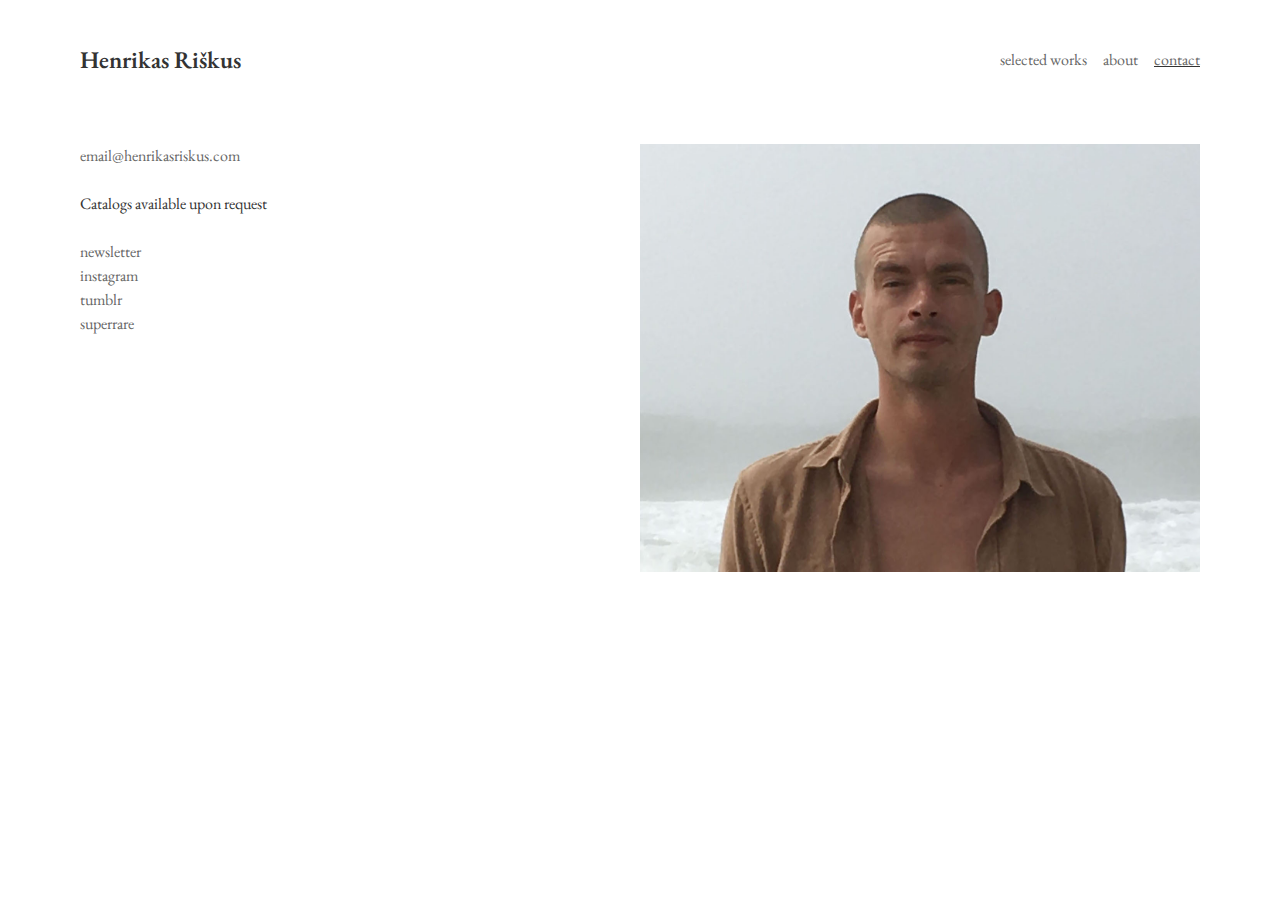
<file: contact/index.html>
<!DOCTYPE html>
<html lang="en-US">
<head>
<meta charset="UTF-8">
<meta name="viewport" content="width=device-width, initial-scale=1">
	 <link rel="profile" href="https://gmpg.org/xfn/11"> 
	 <title>Contact &#8211; Henrikas Riškus</title>
<meta name="robots" content="max-image-preview:large">
	<style>img:is([sizes="auto" i], [sizes^="auto," i]) { contain-intrinsic-size: 3000px 1500px }</style>
	<link rel="dns-prefetch" href="//fonts.googleapis.com">
<link rel="alternate" type="application/rss+xml" title="Henrikas Riškus &raquo; Feed" href="/feed/">
<link rel="alternate" type="application/rss+xml" title="Henrikas Riškus &raquo; Comments Feed" href="/comments/feed/">
<script>
window._wpemojiSettings = {"baseUrl":"https:\/\/s.w.org\/images\/core\/emoji\/15.0.3\/72x72\/","ext":".png","svgUrl":"https:\/\/s.w.org\/images\/core\/emoji\/15.0.3\/svg\/","svgExt":".svg","source":{"concatemoji":"\/wp-includes\/js\/wp-emoji-release.min.js?ver=6.7.2"}};
/*! This file is auto-generated */
!function(i,n){var o,s,e;function c(e){try{var t={supportTests:e,timestamp:(new Date).valueOf()};sessionStorage.setItem(o,JSON.stringify(t))}catch(e){}}function p(e,t,n){e.clearRect(0,0,e.canvas.width,e.canvas.height),e.fillText(t,0,0);var t=new Uint32Array(e.getImageData(0,0,e.canvas.width,e.canvas.height).data),r=(e.clearRect(0,0,e.canvas.width,e.canvas.height),e.fillText(n,0,0),new Uint32Array(e.getImageData(0,0,e.canvas.width,e.canvas.height).data));return t.every(function(e,t){return e===r[t]})}function u(e,t,n){switch(t){case"flag":return n(e,"🏳️‍⚧️","🏳️​⚧️")?!1:!n(e,"🇺🇳","🇺​🇳")&&!n(e,"🏴󠁧󠁢󠁥󠁮󠁧󠁿","🏴​󠁧​󠁢​󠁥​󠁮​󠁧​󠁿");case"emoji":return!n(e,"🐦‍⬛","🐦​⬛")}return!1}function f(e,t,n){var r="undefined"!=typeof WorkerGlobalScope&&self instanceof WorkerGlobalScope?new OffscreenCanvas(300,150):i.createElement("canvas"),a=r.getContext("2d",{willReadFrequently:!0}),o=(a.textBaseline="top",a.font="600 32px Arial",{});return e.forEach(function(e){o[e]=t(a,e,n)}),o}function t(e){var t=i.createElement("script");t.src=e,t.defer=!0,i.head.appendChild(t)}"undefined"!=typeof Promise&&(o="wpEmojiSettingsSupports",s=["flag","emoji"],n.supports={everything:!0,everythingExceptFlag:!0},e=new Promise(function(e){i.addEventListener("DOMContentLoaded",e,{once:!0})}),new Promise(function(t){var n=function(){try{var e=JSON.parse(sessionStorage.getItem(o));if("object"==typeof e&&"number"==typeof e.timestamp&&(new Date).valueOf()<e.timestamp+604800&&"object"==typeof e.supportTests)return e.supportTests}catch(e){}return null}();if(!n){if("undefined"!=typeof Worker&&"undefined"!=typeof OffscreenCanvas&&"undefined"!=typeof URL&&URL.createObjectURL&&"undefined"!=typeof Blob)try{var e="postMessage("+f.toString()+"("+[JSON.stringify(s),u.toString(),p.toString()].join(",")+"));",r=new Blob([e],{type:"text/javascript"}),a=new Worker(URL.createObjectURL(r),{name:"wpTestEmojiSupports"});return void(a.onmessage=function(e){c(n=e.data),a.terminate(),t(n)})}catch(e){}c(n=f(s,u,p))}t(n)}).then(function(e){for(var t in e)n.supports[t]=e[t],n.supports.everything=n.supports.everything&&n.supports[t],"flag"!==t&&(n.supports.everythingExceptFlag=n.supports.everythingExceptFlag&&n.supports[t]);n.supports.everythingExceptFlag=n.supports.everythingExceptFlag&&!n.supports.flag,n.DOMReady=!1,n.readyCallback=function(){n.DOMReady=!0}}).then(function(){return e}).then(function(){var e;n.supports.everything||(n.readyCallback(),(e=n.source||{}).concatemoji?t(e.concatemoji):e.wpemoji&&e.twemoji&&(t(e.twemoji),t(e.wpemoji)))}))}((window,document),window._wpemojiSettings);
</script>
<link rel="stylesheet" id="astra-theme-css-css" href="/wp-content/themes/astra/assets/css/minified/main.min.css?ver=4.6.14" media="all">
<style id="astra-theme-css-inline-css">:root{--ast-post-nav-space:0;--ast-container-default-xlg-padding:2.5em;--ast-container-default-lg-padding:2.5em;--ast-container-default-slg-padding:2em;--ast-container-default-md-padding:2.5em;--ast-container-default-sm-padding:2.5em;--ast-container-default-xs-padding:2.4em;--ast-container-default-xxs-padding:1.8em;--ast-code-block-background:#ECEFF3;--ast-comment-inputs-background:#F9FAFB;--ast-normal-container-width:1120px;--ast-narrow-container-width:500px;--ast-blog-title-font-weight:600;--ast-blog-meta-weight:600;}html{font-size:100%;}a{color:var(--ast-global-color-0);}a:hover,a:focus{color:var(--ast-global-color-1);}body,button,input,select,textarea,.ast-button,.ast-custom-button{font-family:-apple-system,BlinkMacSystemFont,Segoe UI,Roboto,Oxygen-Sans,Ubuntu,Cantarell,Helvetica Neue,sans-serif;font-weight:inherit;font-size:16px;font-size:1rem;line-height:var(--ast-body-line-height,1.65);}blockquote{color:var(--ast-global-color-3);}p,.entry-content p{margin-bottom:0.5em;}h1,.entry-content h1,h2,.entry-content h2,h3,.entry-content h3,h4,.entry-content h4,h5,.entry-content h5,h6,.entry-content h6,.site-title,.site-title a{font-family:'Plus Jakarta Sans',sans-serif;font-weight:600;}.site-title{font-size:35px;font-size:2.1875rem;display:none;}.site-header .site-description{font-size:15px;font-size:0.9375rem;display:none;}.entry-title{font-size:20px;font-size:1.25rem;}.ast-blog-single-element.ast-taxonomy-container a{font-size:14px;font-size:0.875rem;}.ast-blog-meta-container{font-size:13px;font-size:0.8125rem;}.archive .ast-article-post .ast-article-inner,.blog .ast-article-post .ast-article-inner,.archive .ast-article-post .ast-article-inner:hover,.blog .ast-article-post .ast-article-inner:hover{border-top-left-radius:6px;border-top-right-radius:6px;border-bottom-right-radius:6px;border-bottom-left-radius:6px;overflow:hidden;}h1,.entry-content h1{font-size:64px;font-size:4rem;font-weight:600;font-family:'Plus Jakarta Sans',sans-serif;line-height:1.4em;}h2,.entry-content h2{font-size:48px;font-size:3rem;font-weight:600;font-family:'Plus Jakarta Sans',sans-serif;line-height:1.3em;}h3,.entry-content h3{font-size:24px;font-size:1.5rem;font-weight:600;font-family:'Plus Jakarta Sans',sans-serif;line-height:1.3em;}h4,.entry-content h4{font-size:20px;font-size:1.25rem;line-height:1.2em;font-weight:600;font-family:'Plus Jakarta Sans',sans-serif;}h5,.entry-content h5{font-size:18px;font-size:1.125rem;line-height:1.2em;font-weight:600;font-family:'Plus Jakarta Sans',sans-serif;}h6,.entry-content h6{font-size:15px;font-size:0.9375rem;line-height:1.25em;font-weight:600;font-family:'Plus Jakarta Sans',sans-serif;}::selection{background-color:var(--ast-global-color-0);color:#ffffff;}body,h1,.entry-title a,.entry-content h1,h2,.entry-content h2,h3,.entry-content h3,h4,.entry-content h4,h5,.entry-content h5,h6,.entry-content h6{color:var(--ast-global-color-3);}.tagcloud a:hover,.tagcloud a:focus,.tagcloud a.current-item{color:#ffffff;border-color:var(--ast-global-color-0);background-color:var(--ast-global-color-0);}input:focus,input[type="text"]:focus,input[type="email"]:focus,input[type="url"]:focus,input[type="password"]:focus,input[type="reset"]:focus,input[type="search"]:focus,textarea:focus{border-color:var(--ast-global-color-0);}input[type="radio"]:checked,input[type=reset],input[type="checkbox"]:checked,input[type="checkbox"]:hover:checked,input[type="checkbox"]:focus:checked,input[type=range]::-webkit-slider-thumb{border-color:var(--ast-global-color-0);background-color:var(--ast-global-color-0);box-shadow:none;}.site-footer a:hover + .post-count,.site-footer a:focus + .post-count{background:var(--ast-global-color-0);border-color:var(--ast-global-color-0);}.single .nav-links .nav-previous,.single .nav-links .nav-next{color:var(--ast-global-color-0);}.entry-meta,.entry-meta *{line-height:1.45;color:var(--ast-global-color-0);font-weight:600;}.entry-meta a:not(.ast-button):hover,.entry-meta a:not(.ast-button):hover *,.entry-meta a:not(.ast-button):focus,.entry-meta a:not(.ast-button):focus *,.page-links > .page-link,.page-links .page-link:hover,.post-navigation a:hover{color:var(--ast-global-color-1);}#cat option,.secondary .calendar_wrap thead a,.secondary .calendar_wrap thead a:visited{color:var(--ast-global-color-0);}.secondary .calendar_wrap #today,.ast-progress-val span{background:var(--ast-global-color-0);}.secondary a:hover + .post-count,.secondary a:focus + .post-count{background:var(--ast-global-color-0);border-color:var(--ast-global-color-0);}.calendar_wrap #today > a{color:#ffffff;}.page-links .page-link,.single .post-navigation a{color:var(--ast-global-color-3);}.ast-search-menu-icon .search-form button.search-submit{padding:0 4px;}.ast-search-menu-icon form.search-form{padding-right:0;}.ast-search-menu-icon.slide-search input.search-field{width:0;}.ast-header-search .ast-search-menu-icon.ast-dropdown-active .search-form,.ast-header-search .ast-search-menu-icon.ast-dropdown-active .search-field:focus{transition:all 0.2s;}.search-form input.search-field:focus{outline:none;}.ast-search-menu-icon .search-form button.search-submit:focus,.ast-theme-transparent-header .ast-header-search .ast-dropdown-active .ast-icon,.ast-theme-transparent-header .ast-inline-search .search-field:focus .ast-icon{color:var(--ast-global-color-1);}.ast-header-search .slide-search .search-form{border:2px solid var(--ast-global-color-0);}.ast-header-search .slide-search .search-field{background-color:#fff;}.ast-archive-title{color:var(--ast-global-color-2);}.widget-title,.widget .wp-block-heading{font-size:22px;font-size:1.375rem;color:var(--ast-global-color-2);}.ast-search-menu-icon.slide-search a:focus-visible:focus-visible,.astra-search-icon:focus-visible,#close:focus-visible,a:focus-visible,.ast-menu-toggle:focus-visible,.site .skip-link:focus-visible,.wp-block-loginout input:focus-visible,.wp-block-search.wp-block-search__button-inside .wp-block-search__inside-wrapper,.ast-header-navigation-arrow:focus-visible,.woocommerce .wc-proceed-to-checkout > .checkout-button:focus-visible,.woocommerce .woocommerce-MyAccount-navigation ul li a:focus-visible,.ast-orders-table__row .ast-orders-table__cell:focus-visible,.woocommerce .woocommerce-order-details .order-again > .button:focus-visible,.woocommerce .woocommerce-message a.button.wc-forward:focus-visible,.woocommerce #minus_qty:focus-visible,.woocommerce #plus_qty:focus-visible,a#ast-apply-coupon:focus-visible,.woocommerce .woocommerce-info a:focus-visible,.woocommerce .astra-shop-summary-wrap a:focus-visible,.woocommerce a.wc-forward:focus-visible,#ast-apply-coupon:focus-visible,.woocommerce-js .woocommerce-mini-cart-item a.remove:focus-visible,#close:focus-visible,.button.search-submit:focus-visible,#search_submit:focus,.normal-search:focus-visible,.ast-header-account-wrap:focus-visible{outline-style:dotted;outline-color:inherit;outline-width:thin;}input:focus,input[type="text"]:focus,input[type="email"]:focus,input[type="url"]:focus,input[type="password"]:focus,input[type="reset"]:focus,input[type="search"]:focus,input[type="number"]:focus,textarea:focus,.wp-block-search__input:focus,[data-section="section-header-mobile-trigger"] .ast-button-wrap .ast-mobile-menu-trigger-minimal:focus,.ast-mobile-popup-drawer.active .menu-toggle-close:focus,.woocommerce-ordering select.orderby:focus,#ast-scroll-top:focus,#coupon_code:focus,.woocommerce-page #comment:focus,.woocommerce #reviews #respond input#submit:focus,.woocommerce a.add_to_cart_button:focus,.woocommerce .button.single_add_to_cart_button:focus,.woocommerce .woocommerce-cart-form button:focus,.woocommerce .woocommerce-cart-form__cart-item .quantity .qty:focus,.woocommerce .woocommerce-billing-fields .woocommerce-billing-fields__field-wrapper .woocommerce-input-wrapper > .input-text:focus,.woocommerce #order_comments:focus,.woocommerce #place_order:focus,.woocommerce .woocommerce-address-fields .woocommerce-address-fields__field-wrapper .woocommerce-input-wrapper > .input-text:focus,.woocommerce .woocommerce-MyAccount-content form button:focus,.woocommerce .woocommerce-MyAccount-content .woocommerce-EditAccountForm .woocommerce-form-row .woocommerce-Input.input-text:focus,.woocommerce .ast-woocommerce-container .woocommerce-pagination ul.page-numbers li a:focus,body #content .woocommerce form .form-row .select2-container--default .select2-selection--single:focus,#ast-coupon-code:focus,.woocommerce.woocommerce-js .quantity input[type=number]:focus,.woocommerce-js .woocommerce-mini-cart-item .quantity input[type=number]:focus,.woocommerce p#ast-coupon-trigger:focus{border-style:dotted;border-color:inherit;border-width:thin;}input{outline:none;}body .ast-oembed-container *{position:absolute;top:0;width:100%;height:100%;left:0;}body .wp-block-embed-pocket-casts .ast-oembed-container *{position:unset;}.ast-single-post-featured-section + article {margin-top: 2em;}.site-content .ast-single-post-featured-section img {width: 100%;overflow: hidden;object-fit: cover;}.ast-separate-container .site-content .ast-single-post-featured-section + article {margin-top: -80px;z-index: 9;position: relative;border-radius: 4px;}@media (min-width: 922px) {.ast-no-sidebar .site-content .ast-article-image-container--wide {margin-left: -120px;margin-right: -120px;max-width: unset;width: unset;}.ast-left-sidebar .site-content .ast-article-image-container--wide,.ast-right-sidebar .site-content .ast-article-image-container--wide {margin-left: -10px;margin-right: -10px;}.site-content .ast-article-image-container--full {margin-left: calc( -50vw + 50%);margin-right: calc( -50vw + 50%);max-width: 100vw;width: 100vw;}.ast-left-sidebar .site-content .ast-article-image-container--full,.ast-right-sidebar .site-content .ast-article-image-container--full {margin-left: -10px;margin-right: -10px;max-width: inherit;width: auto;}}.site > .ast-single-related-posts-container {margin-top: 0;}@media (min-width: 922px) {.ast-desktop .ast-container--narrow {max-width: var(--ast-narrow-container-width);margin: 0 auto;}}.ast-page-builder-template .hentry {margin: 0;}.ast-page-builder-template .site-content > .ast-container {max-width: 100%;padding: 0;}.ast-page-builder-template .site .site-content #primary {padding: 0;margin: 0;}.ast-page-builder-template .no-results {text-align: center;margin: 4em auto;}.ast-page-builder-template .ast-pagination {padding: 2em;}.ast-page-builder-template .entry-header.ast-no-title.ast-no-thumbnail {margin-top: 0;}.ast-page-builder-template .entry-header.ast-header-without-markup {margin-top: 0;margin-bottom: 0;}.ast-page-builder-template .entry-header.ast-no-title.ast-no-meta {margin-bottom: 0;}.ast-page-builder-template.single .post-navigation {padding-bottom: 2em;}.ast-page-builder-template.single-post .site-content > .ast-container {max-width: 100%;}.ast-page-builder-template .entry-header {margin-top: 2em;margin-left: auto;margin-right: auto;}.ast-page-builder-template .ast-archive-description {margin: 2em auto 0;padding-left: 20px;padding-right: 20px;}.ast-page-builder-template .ast-row {margin-left: 0;margin-right: 0;}.single.ast-page-builder-template .entry-header + .entry-content,.single.ast-page-builder-template .ast-single-entry-banner + .site-content article .entry-content {margin-bottom: 2em;}@media(min-width: 921px) {.ast-page-builder-template.archive.ast-right-sidebar .ast-row article,.ast-page-builder-template.archive.ast-left-sidebar .ast-row article {padding-left: 0;padding-right: 0;}}input[type="text"],input[type="number"],input[type="email"],input[type="url"],input[type="password"],input[type="search"],input[type=reset],input[type=tel],input[type=date],select,textarea{font-size:16px;font-style:normal;font-weight:400;line-height:24px;width:100%;padding:12px 16px;border-radius:4px;box-shadow:0px 1px 2px 0px rgba(0,0,0,0.05);color:var(--ast-form-input-text,#475569);}input[type="text"],input[type="number"],input[type="email"],input[type="url"],input[type="password"],input[type="search"],input[type=reset],input[type=tel],input[type=date],select{height:40px;}input[type="date"]{border-width:1px;border-style:solid;border-color:var(--ast-border-color);}input[type="text"]:focus,input[type="number"]:focus,input[type="email"]:focus,input[type="url"]:focus,input[type="password"]:focus,input[type="search"]:focus,input[type=reset]:focus,input[type="tel"]:focus,input[type="date"]:focus,select:focus,textarea:focus{border-color:#046BD2;box-shadow:none;outline:none;color:var(--ast-form-input-focus-text,#475569);}label,legend{color:#111827;font-size:14px;font-style:normal;font-weight:500;line-height:20px;}select{padding:6px 10px;}fieldset{padding:30px;border-radius:4px;}button,.ast-button,.button,input[type="button"],input[type="reset"],input[type="submit"]{border-radius:4px;box-shadow:0px 1px 2px 0px rgba(0,0,0,0.05);}:root{--ast-comment-inputs-background:#FFF;}::placeholder{color:var(--ast-form-field-color,#9CA3AF);}::-ms-input-placeholder{color:var(--ast-form-field-color,#9CA3AF);}@media (max-width:921.9px){#ast-desktop-header{display:none;}}@media (min-width:922px){#ast-mobile-header{display:none;}}.wp-block-buttons.aligncenter{justify-content:center;}@media (max-width:921px){.ast-theme-transparent-header #primary,.ast-theme-transparent-header #secondary{padding:0;}}@media (max-width:921px){.ast-plain-container.ast-no-sidebar #primary{padding:0;}}.ast-plain-container.ast-no-sidebar #primary{margin-top:0;margin-bottom:0;}.wp-block-button.is-style-outline .wp-block-button__link{border-color:var(--ast-global-color-7);}div.wp-block-button.is-style-outline > .wp-block-button__link:not(.has-text-color),div.wp-block-button.wp-block-button__link.is-style-outline:not(.has-text-color){color:var(--ast-global-color-7);}.wp-block-button.is-style-outline .wp-block-button__link:hover,.wp-block-buttons .wp-block-button.is-style-outline .wp-block-button__link:focus,.wp-block-buttons .wp-block-button.is-style-outline > .wp-block-button__link:not(.has-text-color):hover,.wp-block-buttons .wp-block-button.wp-block-button__link.is-style-outline:not(.has-text-color):hover{color:var(--ast-global-color-2);background-color:var(--ast-global-color-7);border-color:var(--ast-global-color-7);}.post-page-numbers.current .page-link,.ast-pagination .page-numbers.current{color:#ffffff;border-color:var(--ast-global-color-0);background-color:var(--ast-global-color-0);}.wp-block-buttons .wp-block-button.is-style-outline .wp-block-button__link.wp-element-button,.ast-outline-button,.wp-block-uagb-buttons-child .uagb-buttons-repeater.ast-outline-button{border-color:var(--ast-global-color-7);font-family:inherit;font-weight:600;font-size:20px;font-size:1.25rem;line-height:1em;padding-top:20px;padding-right:40px;padding-bottom:20px;padding-left:40px;border-top-left-radius:50px;border-top-right-radius:50px;border-bottom-right-radius:50px;border-bottom-left-radius:50px;}.wp-block-buttons .wp-block-button.is-style-outline > .wp-block-button__link:not(.has-text-color),.wp-block-buttons .wp-block-button.wp-block-button__link.is-style-outline:not(.has-text-color),.ast-outline-button{color:var(--ast-global-color-2);}.wp-block-button.is-style-outline .wp-block-button__link:hover,.wp-block-buttons .wp-block-button.is-style-outline .wp-block-button__link:focus,.wp-block-buttons .wp-block-button.is-style-outline > .wp-block-button__link:not(.has-text-color):hover,.wp-block-buttons .wp-block-button.wp-block-button__link.is-style-outline:not(.has-text-color):hover,.ast-outline-button:hover,.ast-outline-button:focus,.wp-block-uagb-buttons-child .uagb-buttons-repeater.ast-outline-button:hover,.wp-block-uagb-buttons-child .uagb-buttons-repeater.ast-outline-button:focus{color:var(--ast-global-color-2);background-color:var(--ast-global-color-7);border-color:var(--ast-global-color-7);}.wp-block-button .wp-block-button__link.wp-element-button.is-style-outline:not(.has-background),.wp-block-button.is-style-outline>.wp-block-button__link.wp-element-button:not(.has-background),.ast-outline-button{background-color:var(--ast-global-color-7);}.uagb-buttons-repeater.ast-outline-button{border-radius:9999px;}@media (max-width:921px){.wp-block-buttons .wp-block-button.is-style-outline .wp-block-button__link.wp-element-button,.ast-outline-button,.wp-block-uagb-buttons-child .uagb-buttons-repeater.ast-outline-button{padding-top:18px;padding-right:32px;padding-bottom:18px;padding-left:32px;}}@media (max-width:544px){.wp-block-buttons .wp-block-button.is-style-outline .wp-block-button__link.wp-element-button,.ast-outline-button,.wp-block-uagb-buttons-child .uagb-buttons-repeater.ast-outline-button{padding-top:15px;padding-right:28px;padding-bottom:15px;padding-left:28px;}}.entry-content[ast-blocks-layout] > figure{margin-bottom:1em;}h1.widget-title{font-weight:600;}h2.widget-title{font-weight:600;}h3.widget-title{font-weight:600;}#page{display:flex;flex-direction:column;min-height:100vh;}.ast-404-layout-1 h1.page-title{color:var(--ast-global-color-2);}.single .post-navigation a{line-height:1em;height:inherit;}.error-404 .page-sub-title{font-size:1.5rem;font-weight:inherit;}.search .site-content .content-area .search-form{margin-bottom:0;}#page .site-content{flex-grow:1;}.widget{margin-bottom:1.25em;}#secondary li{line-height:1.5em;}#secondary .wp-block-group h2{margin-bottom:0.7em;}#secondary h2{font-size:1.7rem;}.ast-separate-container .ast-article-post,.ast-separate-container .ast-article-single,.ast-separate-container .comment-respond{padding:3em;}.ast-separate-container .ast-article-single .ast-article-single{padding:0;}.ast-article-single .wp-block-post-template-is-layout-grid{padding-left:0;}.ast-separate-container .comments-title,.ast-narrow-container .comments-title{padding:1.5em 2em;}.ast-page-builder-template .comment-form-textarea,.ast-comment-formwrap .ast-grid-common-col{padding:0;}.ast-comment-formwrap{padding:0;display:inline-flex;column-gap:20px;width:100%;margin-left:0;margin-right:0;}.comments-area textarea#comment:focus,.comments-area textarea#comment:active,.comments-area .ast-comment-formwrap input[type="text"]:focus,.comments-area .ast-comment-formwrap input[type="text"]:active {box-shadow:none;outline:none;}.archive.ast-page-builder-template .entry-header{margin-top:2em;}.ast-page-builder-template .ast-comment-formwrap{width:100%;}.entry-title{margin-bottom:0.6em;}.ast-archive-description p{font-size:inherit;font-weight:inherit;line-height:inherit;}.ast-separate-container .ast-comment-list li.depth-1,.hentry{margin-bottom:1.5em;}.site-content section.ast-archive-description{margin-bottom:2em;}@media (min-width:921px){.ast-left-sidebar.ast-page-builder-template #secondary,.archive.ast-right-sidebar.ast-page-builder-template .site-main{padding-left:20px;padding-right:20px;}}@media (max-width:544px){.ast-comment-formwrap.ast-row{column-gap:10px;display:inline-block;}#ast-commentform .ast-grid-common-col{position:relative;width:100%;}}@media (min-width:1201px){.ast-separate-container .ast-article-post,.ast-separate-container .ast-article-single,.ast-separate-container .ast-author-box,.ast-separate-container .ast-404-layout-1,.ast-separate-container .no-results{padding:3em;}}@media (max-width:921px){.ast-separate-container #primary,.ast-separate-container #secondary{padding:1.5em 0;}#primary,#secondary{padding:1.5em 0;margin:0;}.ast-left-sidebar #content > .ast-container{display:flex;flex-direction:column-reverse;width:100%;}}@media (min-width:922px){.ast-separate-container.ast-right-sidebar #primary,.ast-separate-container.ast-left-sidebar #primary{border:0;}.search-no-results.ast-separate-container #primary{margin-bottom:4em;}}.wp-block-button .wp-block-button__link{color:var(--ast-global-color-2);}.wp-block-button .wp-block-button__link:hover,.wp-block-button .wp-block-button__link:focus{color:var(--ast-global-color-2);background-color:var(--ast-global-color-7);border-color:var(--ast-global-color-7);}.elementor-widget-heading h1.elementor-heading-title{line-height:1.4em;}.elementor-widget-heading h2.elementor-heading-title{line-height:1.3em;}.elementor-widget-heading h3.elementor-heading-title{line-height:1.3em;}.elementor-widget-heading h4.elementor-heading-title{line-height:1.2em;}.elementor-widget-heading h5.elementor-heading-title{line-height:1.2em;}.elementor-widget-heading h6.elementor-heading-title{line-height:1.25em;}.wp-block-button .wp-block-button__link,.wp-block-search .wp-block-search__button,body .wp-block-file .wp-block-file__button{border-style:solid;border-top-width:0px;border-right-width:0px;border-left-width:0px;border-bottom-width:0px;border-color:var(--ast-global-color-7);background-color:var(--ast-global-color-7);color:var(--ast-global-color-2);font-family:inherit;font-weight:600;line-height:1em;font-size:20px;font-size:1.25rem;border-top-left-radius:50px;border-top-right-radius:50px;border-bottom-right-radius:50px;border-bottom-left-radius:50px;padding-top:20px;padding-right:40px;padding-bottom:20px;padding-left:40px;}@media (max-width:921px){.wp-block-button .wp-block-button__link,.wp-block-search .wp-block-search__button,body .wp-block-file .wp-block-file__button{padding-top:18px;padding-right:32px;padding-bottom:18px;padding-left:32px;}}@media (max-width:544px){.wp-block-button .wp-block-button__link,.wp-block-search .wp-block-search__button,body .wp-block-file .wp-block-file__button{padding-top:15px;padding-right:28px;padding-bottom:15px;padding-left:28px;}}.menu-toggle,button,.ast-button,.ast-custom-button,.button,input#submit,input[type="button"],input[type="submit"],input[type="reset"],#comments .submit,.search .search-submit,form[CLASS*="wp-block-search__"].wp-block-search .wp-block-search__inside-wrapper .wp-block-search__button,body .wp-block-file .wp-block-file__button,.search .search-submit,.woocommerce-js a.button,.woocommerce button.button,.woocommerce .woocommerce-message a.button,.woocommerce #respond input#submit.alt,.woocommerce input.button.alt,.woocommerce input.button,.woocommerce input.button:disabled,.woocommerce input.button:disabled[disabled],.woocommerce input.button:disabled:hover,.woocommerce input.button:disabled[disabled]:hover,.woocommerce #respond input#submit,.woocommerce button.button.alt.disabled,.wc-block-grid__products .wc-block-grid__product .wp-block-button__link,.wc-block-grid__product-onsale,[CLASS*="wc-block"] button,.woocommerce-js .astra-cart-drawer .astra-cart-drawer-content .woocommerce-mini-cart__buttons .button:not(.checkout):not(.ast-continue-shopping),.woocommerce-js .astra-cart-drawer .astra-cart-drawer-content .woocommerce-mini-cart__buttons a.checkout,.woocommerce button.button.alt.disabled.wc-variation-selection-needed,[CLASS*="wc-block"] .wc-block-components-button{border-style:solid;border-top-width:0px;border-right-width:0px;border-left-width:0px;border-bottom-width:0px;color:var(--ast-global-color-2);border-color:var(--ast-global-color-7);background-color:var(--ast-global-color-7);padding-top:20px;padding-right:40px;padding-bottom:20px;padding-left:40px;font-family:inherit;font-weight:600;font-size:20px;font-size:1.25rem;line-height:1em;border-top-left-radius:50px;border-top-right-radius:50px;border-bottom-right-radius:50px;border-bottom-left-radius:50px;}button:focus,.menu-toggle:hover,button:hover,.ast-button:hover,.ast-custom-button:hover .button:hover,.ast-custom-button:hover ,input[type=reset]:hover,input[type=reset]:focus,input#submit:hover,input#submit:focus,input[type="button"]:hover,input[type="button"]:focus,input[type="submit"]:hover,input[type="submit"]:focus,form[CLASS*="wp-block-search__"].wp-block-search .wp-block-search__inside-wrapper .wp-block-search__button:hover,form[CLASS*="wp-block-search__"].wp-block-search .wp-block-search__inside-wrapper .wp-block-search__button:focus,body .wp-block-file .wp-block-file__button:hover,body .wp-block-file .wp-block-file__button:focus,.woocommerce-js a.button:hover,.woocommerce button.button:hover,.woocommerce .woocommerce-message a.button:hover,.woocommerce #respond input#submit:hover,.woocommerce #respond input#submit.alt:hover,.woocommerce input.button.alt:hover,.woocommerce input.button:hover,.woocommerce button.button.alt.disabled:hover,.wc-block-grid__products .wc-block-grid__product .wp-block-button__link:hover,[CLASS*="wc-block"] button:hover,.woocommerce-js .astra-cart-drawer .astra-cart-drawer-content .woocommerce-mini-cart__buttons .button:not(.checkout):not(.ast-continue-shopping):hover,.woocommerce-js .astra-cart-drawer .astra-cart-drawer-content .woocommerce-mini-cart__buttons a.checkout:hover,.woocommerce button.button.alt.disabled.wc-variation-selection-needed:hover,[CLASS*="wc-block"] .wc-block-components-button:hover,[CLASS*="wc-block"] .wc-block-components-button:focus{color:var(--ast-global-color-2);background-color:var(--ast-global-color-7);border-color:var(--ast-global-color-7);}form[CLASS*="wp-block-search__"].wp-block-search .wp-block-search__inside-wrapper .wp-block-search__button.has-icon{padding-top:calc(20px - 3px);padding-right:calc(40px - 3px);padding-bottom:calc(20px - 3px);padding-left:calc(40px - 3px);}@media (max-width:921px){.menu-toggle,button,.ast-button,.ast-custom-button,.button,input#submit,input[type="button"],input[type="submit"],input[type="reset"],#comments .submit,.search .search-submit,form[CLASS*="wp-block-search__"].wp-block-search .wp-block-search__inside-wrapper .wp-block-search__button,body .wp-block-file .wp-block-file__button,.search .search-submit,.woocommerce-js a.button,.woocommerce button.button,.woocommerce .woocommerce-message a.button,.woocommerce #respond input#submit.alt,.woocommerce input.button.alt,.woocommerce input.button,.woocommerce input.button:disabled,.woocommerce input.button:disabled[disabled],.woocommerce input.button:disabled:hover,.woocommerce input.button:disabled[disabled]:hover,.woocommerce #respond input#submit,.woocommerce button.button.alt.disabled,.wc-block-grid__products .wc-block-grid__product .wp-block-button__link,.wc-block-grid__product-onsale,[CLASS*="wc-block"] button,.woocommerce-js .astra-cart-drawer .astra-cart-drawer-content .woocommerce-mini-cart__buttons .button:not(.checkout):not(.ast-continue-shopping),.woocommerce-js .astra-cart-drawer .astra-cart-drawer-content .woocommerce-mini-cart__buttons a.checkout,.woocommerce button.button.alt.disabled.wc-variation-selection-needed,[CLASS*="wc-block"] .wc-block-components-button{padding-top:18px;padding-right:32px;padding-bottom:18px;padding-left:32px;}}@media (max-width:544px){.menu-toggle,button,.ast-button,.ast-custom-button,.button,input#submit,input[type="button"],input[type="submit"],input[type="reset"],#comments .submit,.search .search-submit,form[CLASS*="wp-block-search__"].wp-block-search .wp-block-search__inside-wrapper .wp-block-search__button,body .wp-block-file .wp-block-file__button,.search .search-submit,.woocommerce-js a.button,.woocommerce button.button,.woocommerce .woocommerce-message a.button,.woocommerce #respond input#submit.alt,.woocommerce input.button.alt,.woocommerce input.button,.woocommerce input.button:disabled,.woocommerce input.button:disabled[disabled],.woocommerce input.button:disabled:hover,.woocommerce input.button:disabled[disabled]:hover,.woocommerce #respond input#submit,.woocommerce button.button.alt.disabled,.wc-block-grid__products .wc-block-grid__product .wp-block-button__link,.wc-block-grid__product-onsale,[CLASS*="wc-block"] button,.woocommerce-js .astra-cart-drawer .astra-cart-drawer-content .woocommerce-mini-cart__buttons .button:not(.checkout):not(.ast-continue-shopping),.woocommerce-js .astra-cart-drawer .astra-cart-drawer-content .woocommerce-mini-cart__buttons a.checkout,.woocommerce button.button.alt.disabled.wc-variation-selection-needed,[CLASS*="wc-block"] .wc-block-components-button{padding-top:15px;padding-right:28px;padding-bottom:15px;padding-left:28px;}}@media (max-width:921px){.ast-mobile-header-stack .main-header-bar .ast-search-menu-icon{display:inline-block;}.ast-header-break-point.ast-header-custom-item-outside .ast-mobile-header-stack .main-header-bar .ast-search-icon{margin:0;}.ast-comment-avatar-wrap img{max-width:2.5em;}.ast-comment-meta{padding:0 1.8888em 1.3333em;}}@media (min-width:544px){.ast-container{max-width:100%;}}@media (max-width:544px){.ast-separate-container .ast-article-post,.ast-separate-container .ast-article-single,.ast-separate-container .comments-title,.ast-separate-container .ast-archive-description{padding:1.5em 1em;}.ast-separate-container #content .ast-container{padding-left:0.54em;padding-right:0.54em;}.ast-separate-container .ast-comment-list .bypostauthor{padding:.5em;}.ast-search-menu-icon.ast-dropdown-active .search-field{width:170px;}}@media (min-width:545px){.ast-page-builder-template .comments-area,.single.ast-page-builder-template .entry-header,.single.ast-page-builder-template .post-navigation,.single.ast-page-builder-template .ast-single-related-posts-container{max-width:1160px;margin-left:auto;margin-right:auto;}}@media (max-width:921px){.site-title{display:none;}.site-header .site-description{display:none;}h1,.entry-content h1{font-size:30px;}h2,.entry-content h2{font-size:25px;}h3,.entry-content h3{font-size:20px;}}@media (max-width:544px){.site-title{display:none;}.site-header .site-description{display:none;}h1,.entry-content h1{font-size:30px;}h2,.entry-content h2{font-size:25px;}h3,.entry-content h3{font-size:20px;}}@media (max-width:921px){html{font-size:91.2%;}}@media (max-width:544px){html{font-size:91.2%;}}@media (min-width:922px){.ast-container{max-width:1160px;}}@media (min-width:922px){.site-content .ast-container{display:flex;}}@media (max-width:921px){.site-content .ast-container{flex-direction:column;}}.entry-content h1,.entry-content h2,.entry-content h3,.entry-content h4,.entry-content h5,.entry-content h6{clear:none;}@media (min-width:922px){.main-header-menu .sub-menu .menu-item.ast-left-align-sub-menu:hover > .sub-menu,.main-header-menu .sub-menu .menu-item.ast-left-align-sub-menu.focus > .sub-menu{margin-left:-0px;}}.entry-content li > p{margin-bottom:0;}.site .comments-area{padding-bottom:2em;margin-top:2em;}.wp-block-file {display: flex;align-items: center;flex-wrap: wrap;justify-content: space-between;}.wp-block-pullquote {border: none;}.wp-block-pullquote blockquote::before {content: "\201D";font-family: "Helvetica",sans-serif;display: flex;transform: rotate( 180deg );font-size: 6rem;font-style: normal;line-height: 1;font-weight: bold;align-items: center;justify-content: center;}.has-text-align-right > blockquote::before {justify-content: flex-start;}.has-text-align-left > blockquote::before {justify-content: flex-end;}figure.wp-block-pullquote.is-style-solid-color blockquote {max-width: 100%;text-align: inherit;}html body {--wp--custom--ast-default-block-top-padding: 100px;--wp--custom--ast-default-block-right-padding: 80px;--wp--custom--ast-default-block-bottom-padding: 100px;--wp--custom--ast-default-block-left-padding: 80px;--wp--custom--ast-container-width: 1120px;--wp--custom--ast-content-width-size: 1120px;--wp--custom--ast-wide-width-size: calc(1120px + var(--wp--custom--ast-default-block-left-padding) + var(--wp--custom--ast-default-block-right-padding));}.ast-narrow-container {--wp--custom--ast-content-width-size: 500px;--wp--custom--ast-wide-width-size: 500px;}@media(max-width: 921px) {html body {--wp--custom--ast-default-block-top-padding: 50px;--wp--custom--ast-default-block-right-padding: 50px;--wp--custom--ast-default-block-bottom-padding: 50px;--wp--custom--ast-default-block-left-padding: 50px;}}@media(max-width: 544px) {html body {--wp--custom--ast-default-block-top-padding: 50px;--wp--custom--ast-default-block-right-padding: 30px;--wp--custom--ast-default-block-bottom-padding: 50px;--wp--custom--ast-default-block-left-padding: 30px;}}.entry-content > .wp-block-group,.entry-content > .wp-block-cover,.entry-content > .wp-block-columns {padding-top: var(--wp--custom--ast-default-block-top-padding);padding-right: var(--wp--custom--ast-default-block-right-padding);padding-bottom: var(--wp--custom--ast-default-block-bottom-padding);padding-left: var(--wp--custom--ast-default-block-left-padding);}.ast-plain-container.ast-no-sidebar .entry-content > .alignfull,.ast-page-builder-template .ast-no-sidebar .entry-content > .alignfull {margin-left: calc( -50vw + 50%);margin-right: calc( -50vw + 50%);max-width: 100vw;width: 100vw;}.ast-plain-container.ast-no-sidebar .entry-content .alignfull .alignfull,.ast-page-builder-template.ast-no-sidebar .entry-content .alignfull .alignfull,.ast-plain-container.ast-no-sidebar .entry-content .alignfull .alignwide,.ast-page-builder-template.ast-no-sidebar .entry-content .alignfull .alignwide,.ast-plain-container.ast-no-sidebar .entry-content .alignwide .alignfull,.ast-page-builder-template.ast-no-sidebar .entry-content .alignwide .alignfull,.ast-plain-container.ast-no-sidebar .entry-content .alignwide .alignwide,.ast-page-builder-template.ast-no-sidebar .entry-content .alignwide .alignwide,.ast-plain-container.ast-no-sidebar .entry-content .wp-block-column .alignfull,.ast-page-builder-template.ast-no-sidebar .entry-content .wp-block-column .alignfull,.ast-plain-container.ast-no-sidebar .entry-content .wp-block-column .alignwide,.ast-page-builder-template.ast-no-sidebar .entry-content .wp-block-column .alignwide {margin-left: auto;margin-right: auto;width: 100%;}[ast-blocks-layout] .wp-block-separator:not(.is-style-dots) {height: 0;}[ast-blocks-layout] .wp-block-separator {margin: 20px auto;}[ast-blocks-layout] .wp-block-separator:not(.is-style-wide):not(.is-style-dots) {max-width: 100px;}[ast-blocks-layout] .wp-block-separator.has-background {padding: 0;}.entry-content[ast-blocks-layout] > * {max-width: var(--wp--custom--ast-content-width-size);margin-left: auto;margin-right: auto;}.entry-content[ast-blocks-layout] > .alignwide {max-width: var(--wp--custom--ast-wide-width-size);}.entry-content[ast-blocks-layout] .alignfull {max-width: none;}.entry-content .wp-block-columns {margin-bottom: 0;}blockquote {margin: 1.5em;border-color: rgba(0,0,0,0.05);}.wp-block-quote:not(.has-text-align-right):not(.has-text-align-center) {border-left: 5px solid rgba(0,0,0,0.05);}.has-text-align-right > blockquote,blockquote.has-text-align-right {border-right: 5px solid rgba(0,0,0,0.05);}.has-text-align-left > blockquote,blockquote.has-text-align-left {border-left: 5px solid rgba(0,0,0,0.05);}.wp-block-site-tagline,.wp-block-latest-posts .read-more {margin-top: 15px;}.wp-block-loginout p label {display: block;}.wp-block-loginout p:not(.login-remember):not(.login-submit) input {width: 100%;}.wp-block-loginout input:focus {border-color: transparent;}.wp-block-loginout input:focus {outline: thin dotted;}.entry-content .wp-block-media-text .wp-block-media-text__content {padding: 0 0 0 8%;}.entry-content .wp-block-media-text.has-media-on-the-right .wp-block-media-text__content {padding: 0 8% 0 0;}.entry-content .wp-block-media-text.has-background .wp-block-media-text__content {padding: 8%;}.entry-content .wp-block-cover:not([class*="background-color"]) .wp-block-cover__inner-container,.entry-content .wp-block-cover:not([class*="background-color"]) .wp-block-cover-image-text,.entry-content .wp-block-cover:not([class*="background-color"]) .wp-block-cover-text,.entry-content .wp-block-cover-image:not([class*="background-color"]) .wp-block-cover__inner-container,.entry-content .wp-block-cover-image:not([class*="background-color"]) .wp-block-cover-image-text,.entry-content .wp-block-cover-image:not([class*="background-color"]) .wp-block-cover-text {color: var(--ast-global-color-5);}.wp-block-loginout .login-remember input {width: 1.1rem;height: 1.1rem;margin: 0 5px 4px 0;vertical-align: middle;}.wp-block-latest-posts > li > *:first-child,.wp-block-latest-posts:not(.is-grid) > li:first-child {margin-top: 0;}.wp-block-search__inside-wrapper .wp-block-search__input {padding: 0 10px;color: var(--ast-global-color-3);background: var(--ast-global-color-5);border-color: var(--ast-border-color);}.wp-block-latest-posts .read-more {margin-bottom: 1.5em;}.wp-block-search__no-button .wp-block-search__inside-wrapper .wp-block-search__input {padding-top: 5px;padding-bottom: 5px;}.wp-block-latest-posts .wp-block-latest-posts__post-date,.wp-block-latest-posts .wp-block-latest-posts__post-author {font-size: 1rem;}.wp-block-latest-posts > li > *,.wp-block-latest-posts:not(.is-grid) > li {margin-top: 12px;margin-bottom: 12px;}.ast-page-builder-template .entry-content[ast-blocks-layout] > *,.ast-page-builder-template .entry-content[ast-blocks-layout] > .alignfull > * {max-width: none;}.ast-page-builder-template .entry-content[ast-blocks-layout] > .alignwide > * {max-width: var(--wp--custom--ast-wide-width-size);}.ast-page-builder-template .entry-content[ast-blocks-layout] > .inherit-container-width > *,.ast-page-builder-template .entry-content[ast-blocks-layout] > * > *,.entry-content[ast-blocks-layout] > .wp-block-cover .wp-block-cover__inner-container {max-width: var(--wp--custom--ast-content-width-size);margin-left: auto;margin-right: auto;}.entry-content[ast-blocks-layout] .wp-block-cover:not(.alignleft):not(.alignright) {width: auto;}@media(max-width: 1200px) {.ast-separate-container .entry-content > .alignfull,.ast-separate-container .entry-content[ast-blocks-layout] > .alignwide,.ast-plain-container .entry-content[ast-blocks-layout] > .alignwide,.ast-plain-container .entry-content .alignfull {margin-left: calc(-1 * min(var(--ast-container-default-xlg-padding),20px)) ;margin-right: calc(-1 * min(var(--ast-container-default-xlg-padding),20px));}}@media(min-width: 1201px) {.ast-separate-container .entry-content > .alignfull {margin-left: calc(-1 * var(--ast-container-default-xlg-padding) );margin-right: calc(-1 * var(--ast-container-default-xlg-padding) );}.ast-separate-container .entry-content[ast-blocks-layout] > .alignwide,.ast-plain-container .entry-content[ast-blocks-layout] > .alignwide {margin-left: calc(-1 * var(--wp--custom--ast-default-block-left-padding) );margin-right: calc(-1 * var(--wp--custom--ast-default-block-right-padding) );}}@media(min-width: 921px) {.ast-separate-container .entry-content .wp-block-group.alignwide:not(.inherit-container-width) > :where(:not(.alignleft):not(.alignright)),.ast-plain-container .entry-content .wp-block-group.alignwide:not(.inherit-container-width) > :where(:not(.alignleft):not(.alignright)) {max-width: calc( var(--wp--custom--ast-content-width-size) + 80px );}.ast-plain-container.ast-right-sidebar .entry-content[ast-blocks-layout] .alignfull,.ast-plain-container.ast-left-sidebar .entry-content[ast-blocks-layout] .alignfull {margin-left: -60px;margin-right: -60px;}}@media(min-width: 544px) {.entry-content > .alignleft {margin-right: 20px;}.entry-content > .alignright {margin-left: 20px;}}@media (max-width:544px){.wp-block-columns .wp-block-column:not(:last-child){margin-bottom:20px;}.wp-block-latest-posts{margin:0;}}@media( max-width: 600px ) {.entry-content .wp-block-media-text .wp-block-media-text__content,.entry-content .wp-block-media-text.has-media-on-the-right .wp-block-media-text__content {padding: 8% 0 0;}.entry-content .wp-block-media-text.has-background .wp-block-media-text__content {padding: 8%;}}.ast-narrow-container .site-content .wp-block-uagb-image--align-full .wp-block-uagb-image__figure {max-width: 100%;margin-left: auto;margin-right: auto;}.entry-content ul,.entry-content ol {padding: revert;margin: revert;padding-left: 20px;}:root .has-ast-global-color-0-color{color:var(--ast-global-color-0);}:root .has-ast-global-color-0-background-color{background-color:var(--ast-global-color-0);}:root .wp-block-button .has-ast-global-color-0-color{color:var(--ast-global-color-0);}:root .wp-block-button .has-ast-global-color-0-background-color{background-color:var(--ast-global-color-0);}:root .has-ast-global-color-1-color{color:var(--ast-global-color-1);}:root .has-ast-global-color-1-background-color{background-color:var(--ast-global-color-1);}:root .wp-block-button .has-ast-global-color-1-color{color:var(--ast-global-color-1);}:root .wp-block-button .has-ast-global-color-1-background-color{background-color:var(--ast-global-color-1);}:root .has-ast-global-color-2-color{color:var(--ast-global-color-2);}:root .has-ast-global-color-2-background-color{background-color:var(--ast-global-color-2);}:root .wp-block-button .has-ast-global-color-2-color{color:var(--ast-global-color-2);}:root .wp-block-button .has-ast-global-color-2-background-color{background-color:var(--ast-global-color-2);}:root .has-ast-global-color-3-color{color:var(--ast-global-color-3);}:root .has-ast-global-color-3-background-color{background-color:var(--ast-global-color-3);}:root .wp-block-button .has-ast-global-color-3-color{color:var(--ast-global-color-3);}:root .wp-block-button .has-ast-global-color-3-background-color{background-color:var(--ast-global-color-3);}:root .has-ast-global-color-4-color{color:var(--ast-global-color-4);}:root .has-ast-global-color-4-background-color{background-color:var(--ast-global-color-4);}:root .wp-block-button .has-ast-global-color-4-color{color:var(--ast-global-color-4);}:root .wp-block-button .has-ast-global-color-4-background-color{background-color:var(--ast-global-color-4);}:root .has-ast-global-color-5-color{color:var(--ast-global-color-5);}:root .has-ast-global-color-5-background-color{background-color:var(--ast-global-color-5);}:root .wp-block-button .has-ast-global-color-5-color{color:var(--ast-global-color-5);}:root .wp-block-button .has-ast-global-color-5-background-color{background-color:var(--ast-global-color-5);}:root .has-ast-global-color-6-color{color:var(--ast-global-color-6);}:root .has-ast-global-color-6-background-color{background-color:var(--ast-global-color-6);}:root .wp-block-button .has-ast-global-color-6-color{color:var(--ast-global-color-6);}:root .wp-block-button .has-ast-global-color-6-background-color{background-color:var(--ast-global-color-6);}:root .has-ast-global-color-7-color{color:var(--ast-global-color-7);}:root .has-ast-global-color-7-background-color{background-color:var(--ast-global-color-7);}:root .wp-block-button .has-ast-global-color-7-color{color:var(--ast-global-color-7);}:root .wp-block-button .has-ast-global-color-7-background-color{background-color:var(--ast-global-color-7);}:root .has-ast-global-color-8-color{color:var(--ast-global-color-8);}:root .has-ast-global-color-8-background-color{background-color:var(--ast-global-color-8);}:root .wp-block-button .has-ast-global-color-8-color{color:var(--ast-global-color-8);}:root .wp-block-button .has-ast-global-color-8-background-color{background-color:var(--ast-global-color-8);}:root{--ast-global-color-0:#060097;--ast-global-color-1:#c10fff;--ast-global-color-2:#1e293b;--ast-global-color-3:#67768e;--ast-global-color-4:#f9f6fe;--ast-global-color-5:#FFFFFF;--ast-global-color-6:#F2F5F7;--ast-global-color-7:#ffcd57;--ast-global-color-8:#000000;}:root {--ast-border-color : var(--ast-global-color-6);}.site .site-content #primary{margin-top:0px;margin-bottom:0px;margin-left:0px;margin-right:0px;}.site .site-content #primary .ast-article-single,.ast-separate-container .site-content #secondary .widget{padding-top:0px;padding-bottom:0px;padding-left:0px;padding-right:0px;}.ast-single-entry-banner {-js-display: flex;display: flex;flex-direction: column;justify-content: center;text-align: center;position: relative;background: #eeeeee;}.ast-single-entry-banner[data-banner-layout="layout-1"] {max-width: 1120px;background: inherit;padding: 20px 0;}.ast-single-entry-banner[data-banner-width-type="custom"] {margin: 0 auto;width: 100%;}.ast-single-entry-banner + .site-content .entry-header {margin-bottom: 0;}.site .ast-author-avatar {--ast-author-avatar-size: ;}a.ast-underline-text {text-decoration: underline;}.ast-container > .ast-terms-link {position: relative;display: block;}a.ast-button.ast-badge-tax {padding: 4px 8px;border-radius: 3px;font-size: inherit;}header.entry-header .entry-title{font-weight:600;font-size:32px;font-size:2rem;}header.entry-header > *:not(:last-child){margin-bottom:10px;}header.entry-header .post-thumb-img-content{text-align:center;}header.entry-header .post-thumb img,.ast-single-post-featured-section.post-thumb img{aspect-ratio:16/9;width:100%;height:100%;}.ast-archive-entry-banner {-js-display: flex;display: flex;flex-direction: column;justify-content: center;text-align: center;position: relative;background: #eeeeee;}.ast-archive-entry-banner[data-banner-width-type="custom"] {margin: 0 auto;width: 100%;}.ast-archive-entry-banner[data-banner-layout="layout-1"] {background: inherit;padding: 20px 0;text-align: left;}body.archive .ast-archive-description{max-width:1120px;width:100%;text-align:left;padding-top:3em;padding-right:3em;padding-bottom:3em;padding-left:3em;}body.archive .ast-archive-description .ast-archive-title,body.archive .ast-archive-description .ast-archive-title *{font-weight:600;font-size:32px;font-size:2rem;}body.archive .ast-archive-description > *:not(:last-child){margin-bottom:10px;}@media (max-width:921px){body.archive .ast-archive-description{text-align:left;}}@media (max-width:544px){body.archive .ast-archive-description{text-align:left;}}.ast-breadcrumbs .trail-browse,.ast-breadcrumbs .trail-items,.ast-breadcrumbs .trail-items li{display:inline-block;margin:0;padding:0;border:none;background:inherit;text-indent:0;text-decoration:none;}.ast-breadcrumbs .trail-browse{font-size:inherit;font-style:inherit;font-weight:inherit;color:inherit;}.ast-breadcrumbs .trail-items{list-style:none;}.trail-items li::after{padding:0 0.3em;content:"\00bb";}.trail-items li:last-of-type::after{display:none;}h1,.entry-content h1,h2,.entry-content h2,h3,.entry-content h3,h4,.entry-content h4,h5,.entry-content h5,h6,.entry-content h6{color:var(--ast-global-color-2);}.entry-title a{color:var(--ast-global-color-2);}@media (max-width:921px){.ast-builder-grid-row-container.ast-builder-grid-row-tablet-3-firstrow .ast-builder-grid-row > *:first-child,.ast-builder-grid-row-container.ast-builder-grid-row-tablet-3-lastrow .ast-builder-grid-row > *:last-child{grid-column:1 / -1;}}@media (max-width:544px){.ast-builder-grid-row-container.ast-builder-grid-row-mobile-3-firstrow .ast-builder-grid-row > *:first-child,.ast-builder-grid-row-container.ast-builder-grid-row-mobile-3-lastrow .ast-builder-grid-row > *:last-child{grid-column:1 / -1;}}.ast-builder-layout-element[data-section="title_tagline"]{display:flex;}@media (max-width:921px){.ast-header-break-point .ast-builder-layout-element[data-section="title_tagline"]{display:flex;}}@media (max-width:544px){.ast-header-break-point .ast-builder-layout-element[data-section="title_tagline"]{display:flex;}}.ast-builder-menu-1{font-family:inherit;font-weight:inherit;}.ast-builder-menu-1 .menu-item > .menu-link{color:rgba(242,245,247,0.76);}.ast-builder-menu-1 .menu-item > .ast-menu-toggle{color:rgba(242,245,247,0.76);}.ast-builder-menu-1 .menu-item:hover > .menu-link,.ast-builder-menu-1 .inline-on-mobile .menu-item:hover > .ast-menu-toggle{color:var(--ast-global-color-5);}.ast-builder-menu-1 .menu-item:hover > .ast-menu-toggle{color:var(--ast-global-color-5);}.ast-builder-menu-1 .menu-item.current-menu-item > .menu-link,.ast-builder-menu-1 .inline-on-mobile .menu-item.current-menu-item > .ast-menu-toggle,.ast-builder-menu-1 .current-menu-ancestor > .menu-link{color:var(--ast-global-color-5);}.ast-builder-menu-1 .menu-item.current-menu-item > .ast-menu-toggle{color:var(--ast-global-color-5);}.ast-builder-menu-1 .sub-menu,.ast-builder-menu-1 .inline-on-mobile .sub-menu{border-top-width:2px;border-bottom-width:0px;border-right-width:0px;border-left-width:0px;border-color:var(--ast-global-color-0);border-style:solid;}.ast-builder-menu-1 .main-header-menu > .menu-item > .sub-menu,.ast-builder-menu-1 .main-header-menu > .menu-item > .astra-full-megamenu-wrapper{margin-top:0px;}.ast-desktop .ast-builder-menu-1 .main-header-menu > .menu-item > .sub-menu:before,.ast-desktop .ast-builder-menu-1 .main-header-menu > .menu-item > .astra-full-megamenu-wrapper:before{height:calc( 0px + 5px );}.ast-desktop .ast-builder-menu-1 .menu-item .sub-menu .menu-link{border-style:none;}@media (max-width:921px){.ast-header-break-point .ast-builder-menu-1 .menu-item.menu-item-has-children > .ast-menu-toggle{top:0;}.ast-builder-menu-1 .inline-on-mobile .menu-item.menu-item-has-children > .ast-menu-toggle{right:-15px;}.ast-builder-menu-1 .menu-item-has-children > .menu-link:after{content:unset;}.ast-builder-menu-1 .main-header-menu > .menu-item > .sub-menu,.ast-builder-menu-1 .main-header-menu > .menu-item > .astra-full-megamenu-wrapper{margin-top:0;}}@media (max-width:544px){.ast-header-break-point .ast-builder-menu-1 .menu-item.menu-item-has-children > .ast-menu-toggle{top:0;}.ast-builder-menu-1 .main-header-menu > .menu-item > .sub-menu,.ast-builder-menu-1 .main-header-menu > .menu-item > .astra-full-megamenu-wrapper{margin-top:0;}}.ast-builder-menu-1{display:flex;}@media (max-width:921px){.ast-header-break-point .ast-builder-menu-1{display:flex;}}@media (max-width:544px){.ast-header-break-point .ast-builder-menu-1{display:flex;}}.ast-social-stack-desktop .ast-builder-social-element,.ast-social-stack-tablet .ast-builder-social-element,.ast-social-stack-mobile .ast-builder-social-element {margin-top: 6px;margin-bottom: 6px;}.social-show-label-true .ast-builder-social-element {width: auto;padding: 0 0.4em;}[data-section^="section-fb-social-icons-"] .footer-social-inner-wrap {text-align: center;}.ast-footer-social-wrap {width: 100%;}.ast-footer-social-wrap .ast-builder-social-element:first-child {margin-left: 0;}.ast-footer-social-wrap .ast-builder-social-element:last-child {margin-right: 0;}.ast-header-social-wrap .ast-builder-social-element:first-child {margin-left: 0;}.ast-header-social-wrap .ast-builder-social-element:last-child {margin-right: 0;}.ast-builder-social-element {line-height: 1;color: #3a3a3a;background: transparent;vertical-align: middle;transition: all 0.01s;margin-left: 6px;margin-right: 6px;justify-content: center;align-items: center;}.ast-builder-social-element {line-height: 1;color: #3a3a3a;background: transparent;vertical-align: middle;transition: all 0.01s;margin-left: 6px;margin-right: 6px;justify-content: center;align-items: center;}.ast-builder-social-element .social-item-label {padding-left: 6px;}.ast-header-social-1-wrap .ast-builder-social-element,.ast-header-social-1-wrap .social-show-label-true .ast-builder-social-element{margin-left:12.5px;margin-right:12.5px;}.ast-header-social-1-wrap .ast-builder-social-element svg{width:18px;height:18px;}.ast-header-social-1-wrap .ast-social-color-type-custom svg{fill:var(--ast-global-color-4);}.ast-header-social-1-wrap .ast-social-color-type-custom .ast-builder-social-element:hover{color:var(--ast-global-color-4);}.ast-header-social-1-wrap .ast-social-color-type-custom .ast-builder-social-element:hover svg{fill:var(--ast-global-color-4);}.ast-header-social-1-wrap .ast-social-color-type-custom .social-item-label{color:var(--ast-global-color-4);}.ast-header-social-1-wrap .ast-builder-social-element:hover .social-item-label{color:var(--ast-global-color-4);}.ast-builder-layout-element[data-section="section-hb-social-icons-1"]{display:flex;}@media (max-width:921px){.ast-header-break-point .ast-builder-layout-element[data-section="section-hb-social-icons-1"]{display:flex;}}@media (max-width:544px){.ast-header-break-point .ast-builder-layout-element[data-section="section-hb-social-icons-1"]{display:flex;}}.site-below-footer-wrap{padding-top:20px;padding-bottom:20px;}.site-below-footer-wrap[data-section="section-below-footer-builder"]{background-color:#eeeeee;;background-image:none;;min-height:80px;border-style:solid;border-width:0px;border-top-width:1px;border-top-color:#eaeaea;}.site-below-footer-wrap[data-section="section-below-footer-builder"] .ast-builder-grid-row{max-width:1120px;min-height:80px;margin-left:auto;margin-right:auto;}.site-below-footer-wrap[data-section="section-below-footer-builder"] .ast-builder-grid-row,.site-below-footer-wrap[data-section="section-below-footer-builder"] .site-footer-section{align-items:flex-start;}.site-below-footer-wrap[data-section="section-below-footer-builder"].ast-footer-row-inline .site-footer-section{display:flex;margin-bottom:0;}.ast-builder-grid-row-full .ast-builder-grid-row{grid-template-columns:1fr;}@media (max-width:921px){.site-below-footer-wrap[data-section="section-below-footer-builder"].ast-footer-row-tablet-inline .site-footer-section{display:flex;margin-bottom:0;}.site-below-footer-wrap[data-section="section-below-footer-builder"].ast-footer-row-tablet-stack .site-footer-section{display:block;margin-bottom:10px;}.ast-builder-grid-row-container.ast-builder-grid-row-tablet-full .ast-builder-grid-row{grid-template-columns:1fr;}}@media (max-width:544px){.site-below-footer-wrap[data-section="section-below-footer-builder"].ast-footer-row-mobile-inline .site-footer-section{display:flex;margin-bottom:0;}.site-below-footer-wrap[data-section="section-below-footer-builder"].ast-footer-row-mobile-stack .site-footer-section{display:block;margin-bottom:10px;}.ast-builder-grid-row-container.ast-builder-grid-row-mobile-full .ast-builder-grid-row{grid-template-columns:1fr;}}.site-below-footer-wrap[data-section="section-below-footer-builder"]{display:none;}@media (max-width:921px){.ast-header-break-point .site-below-footer-wrap[data-section="section-below-footer-builder"]{display:none;}}@media (max-width:544px){.ast-header-break-point .site-below-footer-wrap[data-section="section-below-footer-builder"]{display:none;}}.ast-footer-copyright{text-align:center;}.ast-footer-copyright {color:var(--ast-global-color-3);}@media (max-width:921px){.ast-footer-copyright{text-align:center;}}@media (max-width:544px){.ast-footer-copyright{text-align:center;}}.ast-footer-copyright.ast-builder-layout-element{display:flex;}@media (max-width:921px){.ast-header-break-point .ast-footer-copyright.ast-builder-layout-element{display:flex;}}@media (max-width:544px){.ast-header-break-point .ast-footer-copyright.ast-builder-layout-element{display:flex;}}.footer-widget-area.widget-area.site-footer-focus-item{width:auto;}.elementor-widget-heading .elementor-heading-title{margin:0;}.elementor-page .ast-menu-toggle{color:unset !important;background:unset !important;}.elementor-post.elementor-grid-item.hentry{margin-bottom:0;}.woocommerce div.product .elementor-element.elementor-products-grid .related.products ul.products li.product,.elementor-element .elementor-wc-products .woocommerce[class*='columns-'] ul.products li.product{width:auto;margin:0;float:none;}.elementor-toc__list-wrapper{margin:0;}body .elementor hr{background-color:#ccc;margin:0;}.ast-left-sidebar .elementor-section.elementor-section-stretched,.ast-right-sidebar .elementor-section.elementor-section-stretched{max-width:100%;left:0 !important;}.elementor-posts-container [CLASS*="ast-width-"]{width:100%;}.elementor-template-full-width .ast-container{display:block;}.elementor-screen-only,.screen-reader-text,.screen-reader-text span,.ui-helper-hidden-accessible{top:0 !important;}@media (max-width:544px){.elementor-element .elementor-wc-products .woocommerce[class*="columns-"] ul.products li.product{width:auto;margin:0;}.elementor-element .woocommerce .woocommerce-result-count{float:none;}}.ast-header-break-point .main-header-bar{border-bottom-width:1px;}@media (min-width:922px){.main-header-bar{border-bottom-width:1px;}}.main-header-menu .menu-item, #astra-footer-menu .menu-item, .main-header-bar .ast-masthead-custom-menu-items{-js-display:flex;display:flex;-webkit-box-pack:center;-webkit-justify-content:center;-moz-box-pack:center;-ms-flex-pack:center;justify-content:center;-webkit-box-orient:vertical;-webkit-box-direction:normal;-webkit-flex-direction:column;-moz-box-orient:vertical;-moz-box-direction:normal;-ms-flex-direction:column;flex-direction:column;}.main-header-menu > .menu-item > .menu-link, #astra-footer-menu > .menu-item > .menu-link{height:100%;-webkit-box-align:center;-webkit-align-items:center;-moz-box-align:center;-ms-flex-align:center;align-items:center;-js-display:flex;display:flex;}.ast-header-break-point .main-navigation ul .menu-item .menu-link .icon-arrow:first-of-type svg{top:.2em;margin-top:0px;margin-left:0px;width:.65em;transform:translate(0, -2px) rotateZ(270deg);}.ast-mobile-popup-content .ast-submenu-expanded > .ast-menu-toggle{transform:rotateX(180deg);overflow-y:auto;}@media (min-width:922px){.ast-builder-menu .main-navigation > ul > li:last-child a{margin-right:0;}}.ast-separate-container .ast-article-inner{background-color:var(--ast-global-color-5);;background-image:none;;}@media (max-width:921px){.ast-separate-container .ast-article-inner{background-color:var(--ast-global-color-5);;background-image:none;;}}@media (max-width:544px){.ast-separate-container .ast-article-inner{background-color:var(--ast-global-color-5);;background-image:none;;}}.ast-separate-container .ast-article-single:not(.ast-related-post), .woocommerce.ast-separate-container .ast-woocommerce-container, .ast-separate-container .error-404, .ast-separate-container .no-results, .single.ast-separate-container .site-main .ast-author-meta, .ast-separate-container .related-posts-title-wrapper,.ast-separate-container .comments-count-wrapper, .ast-box-layout.ast-plain-container .site-content,.ast-padded-layout.ast-plain-container .site-content, .ast-separate-container .ast-archive-description, .ast-separate-container .comments-area{background-color:var(--ast-global-color-5);;background-image:none;;}@media (max-width:921px){.ast-separate-container .ast-article-single:not(.ast-related-post), .woocommerce.ast-separate-container .ast-woocommerce-container, .ast-separate-container .error-404, .ast-separate-container .no-results, .single.ast-separate-container .site-main .ast-author-meta, .ast-separate-container .related-posts-title-wrapper,.ast-separate-container .comments-count-wrapper, .ast-box-layout.ast-plain-container .site-content,.ast-padded-layout.ast-plain-container .site-content, .ast-separate-container .ast-archive-description{background-color:var(--ast-global-color-5);;background-image:none;;}}@media (max-width:544px){.ast-separate-container .ast-article-single:not(.ast-related-post), .woocommerce.ast-separate-container .ast-woocommerce-container, .ast-separate-container .error-404, .ast-separate-container .no-results, .single.ast-separate-container .site-main .ast-author-meta, .ast-separate-container .related-posts-title-wrapper,.ast-separate-container .comments-count-wrapper, .ast-box-layout.ast-plain-container .site-content,.ast-padded-layout.ast-plain-container .site-content, .ast-separate-container .ast-archive-description{background-color:var(--ast-global-color-5);;background-image:none;;}}.ast-separate-container.ast-two-container #secondary .widget{background-color:var(--ast-global-color-5);;background-image:none;;}@media (max-width:921px){.ast-separate-container.ast-two-container #secondary .widget{background-color:var(--ast-global-color-5);;background-image:none;;}}@media (max-width:544px){.ast-separate-container.ast-two-container #secondary .widget{background-color:var(--ast-global-color-5);;background-image:none;;}}.ast-plain-container, .ast-page-builder-template{background-color:var(--ast-global-color-5);;background-image:none;;}@media (max-width:921px){.ast-plain-container, .ast-page-builder-template{background-color:var(--ast-global-color-5);;background-image:none;;}}@media (max-width:544px){.ast-plain-container, .ast-page-builder-template{background-color:var(--ast-global-color-5);;background-image:none;;}}
		#ast-scroll-top {
			display: none;
			position: fixed;
			text-align: center;
			cursor: pointer;
			z-index: 99;
			width: 2.1em;
			height: 2.1em;
			line-height: 2.1;
			color: #ffffff;
			border-radius: 2px;
			content: "";
			outline: inherit;
		}
		@media (min-width: 769px) {
			#ast-scroll-top {
				content: "769";
			}
		}
		#ast-scroll-top .ast-icon.icon-arrow svg {
			margin-left: 0px;
			vertical-align: middle;
			transform: translate(0, -20%) rotate(180deg);
			width: 1.6em;
		}
		.ast-scroll-to-top-right {
			right: 30px;
			bottom: 30px;
		}
		.ast-scroll-to-top-left {
			left: 30px;
			bottom: 30px;
		}
	#ast-scroll-top{color:#fffcf6;background-color:#666666;font-size:16px;}@media (max-width:921px){#ast-scroll-top .ast-icon.icon-arrow svg{width:1em;}}.ast-mobile-header-content > *,.ast-desktop-header-content > * {padding: 10px 0;height: auto;}.ast-mobile-header-content > *:first-child,.ast-desktop-header-content > *:first-child {padding-top: 10px;}.ast-mobile-header-content > .ast-builder-menu,.ast-desktop-header-content > .ast-builder-menu {padding-top: 0;}.ast-mobile-header-content > *:last-child,.ast-desktop-header-content > *:last-child {padding-bottom: 0;}.ast-mobile-header-content .ast-search-menu-icon.ast-inline-search label,.ast-desktop-header-content .ast-search-menu-icon.ast-inline-search label {width: 100%;}.ast-desktop-header-content .main-header-bar-navigation .ast-submenu-expanded > .ast-menu-toggle::before {transform: rotateX(180deg);}#ast-desktop-header .ast-desktop-header-content,.ast-mobile-header-content .ast-search-icon,.ast-desktop-header-content .ast-search-icon,.ast-mobile-header-wrap .ast-mobile-header-content,.ast-main-header-nav-open.ast-popup-nav-open .ast-mobile-header-wrap .ast-mobile-header-content,.ast-main-header-nav-open.ast-popup-nav-open .ast-desktop-header-content {display: none;}.ast-main-header-nav-open.ast-header-break-point #ast-desktop-header .ast-desktop-header-content,.ast-main-header-nav-open.ast-header-break-point .ast-mobile-header-wrap .ast-mobile-header-content {display: block;}.ast-desktop .ast-desktop-header-content .astra-menu-animation-slide-up > .menu-item > .sub-menu,.ast-desktop .ast-desktop-header-content .astra-menu-animation-slide-up > .menu-item .menu-item > .sub-menu,.ast-desktop .ast-desktop-header-content .astra-menu-animation-slide-down > .menu-item > .sub-menu,.ast-desktop .ast-desktop-header-content .astra-menu-animation-slide-down > .menu-item .menu-item > .sub-menu,.ast-desktop .ast-desktop-header-content .astra-menu-animation-fade > .menu-item > .sub-menu,.ast-desktop .ast-desktop-header-content .astra-menu-animation-fade > .menu-item .menu-item > .sub-menu {opacity: 1;visibility: visible;}.ast-hfb-header.ast-default-menu-enable.ast-header-break-point .ast-mobile-header-wrap .ast-mobile-header-content .main-header-bar-navigation {width: unset;margin: unset;}.ast-mobile-header-content.content-align-flex-end .main-header-bar-navigation .menu-item-has-children > .ast-menu-toggle,.ast-desktop-header-content.content-align-flex-end .main-header-bar-navigation .menu-item-has-children > .ast-menu-toggle {left: calc( 20px - 0.907em);right: auto;}.ast-mobile-header-content .ast-search-menu-icon,.ast-mobile-header-content .ast-search-menu-icon.slide-search,.ast-desktop-header-content .ast-search-menu-icon,.ast-desktop-header-content .ast-search-menu-icon.slide-search {width: 100%;position: relative;display: block;right: auto;transform: none;}.ast-mobile-header-content .ast-search-menu-icon.slide-search .search-form,.ast-mobile-header-content .ast-search-menu-icon .search-form,.ast-desktop-header-content .ast-search-menu-icon.slide-search .search-form,.ast-desktop-header-content .ast-search-menu-icon .search-form {right: 0;visibility: visible;opacity: 1;position: relative;top: auto;transform: none;padding: 0;display: block;overflow: hidden;}.ast-mobile-header-content .ast-search-menu-icon.ast-inline-search .search-field,.ast-mobile-header-content .ast-search-menu-icon .search-field,.ast-desktop-header-content .ast-search-menu-icon.ast-inline-search .search-field,.ast-desktop-header-content .ast-search-menu-icon .search-field {width: 100%;padding-right: 5.5em;}.ast-mobile-header-content .ast-search-menu-icon .search-submit,.ast-desktop-header-content .ast-search-menu-icon .search-submit {display: block;position: absolute;height: 100%;top: 0;right: 0;padding: 0 1em;border-radius: 0;}.ast-hfb-header.ast-default-menu-enable.ast-header-break-point .ast-mobile-header-wrap .ast-mobile-header-content .main-header-bar-navigation ul .sub-menu .menu-link {padding-left: 30px;}.ast-hfb-header.ast-default-menu-enable.ast-header-break-point .ast-mobile-header-wrap .ast-mobile-header-content .main-header-bar-navigation .sub-menu .menu-item .menu-item .menu-link {padding-left: 40px;}.ast-mobile-popup-drawer.active .ast-mobile-popup-inner{background-color:#ffffff;;}.ast-mobile-header-wrap .ast-mobile-header-content, .ast-desktop-header-content{background-color:#ffffff;;}.ast-mobile-popup-content > *, .ast-mobile-header-content > *, .ast-desktop-popup-content > *, .ast-desktop-header-content > *{padding-top:0px;padding-bottom:0px;}.content-align-flex-start .ast-builder-layout-element{justify-content:flex-start;}.content-align-flex-start .main-header-menu{text-align:left;}.ast-mobile-popup-drawer.active .menu-toggle-close{color:#3a3a3a;}.ast-mobile-header-wrap .ast-primary-header-bar,.ast-primary-header-bar .site-primary-header-wrap{min-height:110px;}.ast-desktop .ast-primary-header-bar .main-header-menu > .menu-item{line-height:110px;}.ast-header-break-point #masthead .ast-mobile-header-wrap .ast-primary-header-bar,.ast-header-break-point #masthead .ast-mobile-header-wrap .ast-below-header-bar,.ast-header-break-point #masthead .ast-mobile-header-wrap .ast-above-header-bar{padding-left:20px;padding-right:20px;}.ast-header-break-point .ast-primary-header-bar{border-bottom-width:0px;border-bottom-color:#eaeaea;border-bottom-style:solid;}@media (min-width:922px){.ast-primary-header-bar{border-bottom-width:0px;border-bottom-color:#eaeaea;border-bottom-style:solid;}}.ast-primary-header-bar{background-color:var(--ast-global-color-0);;background-image:none;;}@media (max-width:921px){.ast-mobile-header-wrap .ast-primary-header-bar,.ast-primary-header-bar .site-primary-header-wrap{min-height:100px;}}@media (max-width:544px){.ast-mobile-header-wrap .ast-primary-header-bar ,.ast-primary-header-bar .site-primary-header-wrap{min-height:80px;}}.ast-primary-header-bar{display:none;}@media (max-width:921px){.ast-header-break-point .ast-primary-header-bar{display:none;}}@media (max-width:544px){.ast-header-break-point .ast-primary-header-bar{display:none;}}[data-section="section-header-mobile-trigger"] .ast-button-wrap .ast-mobile-menu-trigger-minimal{color:var(--ast-global-color-5);border:none;background:transparent;}[data-section="section-header-mobile-trigger"] .ast-button-wrap .mobile-menu-toggle-icon .ast-mobile-svg{width:20px;height:20px;fill:var(--ast-global-color-5);}[data-section="section-header-mobile-trigger"] .ast-button-wrap .mobile-menu-wrap .mobile-menu{color:var(--ast-global-color-5);}.ast-builder-menu-mobile .main-navigation .menu-item.menu-item-has-children > .ast-menu-toggle{top:0;}.ast-builder-menu-mobile .main-navigation .menu-item-has-children > .menu-link:after{content:unset;}.ast-hfb-header .ast-builder-menu-mobile .main-navigation .main-header-menu, .ast-hfb-header .ast-builder-menu-mobile .main-navigation .main-header-menu, .ast-hfb-header .ast-mobile-header-content .ast-builder-menu-mobile .main-navigation .main-header-menu, .ast-hfb-header .ast-mobile-popup-content .ast-builder-menu-mobile .main-navigation .main-header-menu{border-top-width:1px;border-color:#eaeaea;}.ast-hfb-header .ast-builder-menu-mobile .main-navigation .menu-item .sub-menu .menu-link, .ast-hfb-header .ast-builder-menu-mobile .main-navigation .menu-item .menu-link, .ast-hfb-header .ast-builder-menu-mobile .main-navigation .menu-item .sub-menu .menu-link, .ast-hfb-header .ast-builder-menu-mobile .main-navigation .menu-item .menu-link, .ast-hfb-header .ast-mobile-header-content .ast-builder-menu-mobile .main-navigation .menu-item .sub-menu .menu-link, .ast-hfb-header .ast-mobile-header-content .ast-builder-menu-mobile .main-navigation .menu-item .menu-link, .ast-hfb-header .ast-mobile-popup-content .ast-builder-menu-mobile .main-navigation .menu-item .sub-menu .menu-link, .ast-hfb-header .ast-mobile-popup-content .ast-builder-menu-mobile .main-navigation .menu-item .menu-link{border-bottom-width:1px;border-color:#eaeaea;border-style:solid;}.ast-builder-menu-mobile .main-navigation .menu-item.menu-item-has-children > .ast-menu-toggle{top:0;}@media (max-width:921px){.ast-builder-menu-mobile .main-navigation .main-header-menu .menu-item > .menu-link{color:var(--ast-global-color-2);padding-top:10px;padding-bottom:10px;padding-left:15px;padding-right:15px;}.ast-builder-menu-mobile .main-navigation .menu-item > .ast-menu-toggle{color:var(--ast-global-color-2);}.ast-builder-menu-mobile .main-navigation .menu-item:hover > .menu-link, .ast-builder-menu-mobile .main-navigation .inline-on-mobile .menu-item:hover > .ast-menu-toggle{color:var(--ast-global-color-2);}.ast-builder-menu-mobile .main-navigation .menu-item:hover > .ast-menu-toggle{color:var(--ast-global-color-2);}.ast-builder-menu-mobile .main-navigation .menu-item.current-menu-item > .menu-link, .ast-builder-menu-mobile .main-navigation .inline-on-mobile .menu-item.current-menu-item > .ast-menu-toggle, .ast-builder-menu-mobile .main-navigation .menu-item.current-menu-ancestor > .menu-link, .ast-builder-menu-mobile .main-navigation .menu-item.current-menu-ancestor > .ast-menu-toggle{color:var(--ast-global-color-0);}.ast-builder-menu-mobile .main-navigation .menu-item.current-menu-item > .ast-menu-toggle{color:var(--ast-global-color-0);}.ast-builder-menu-mobile .main-navigation .menu-item.menu-item-has-children > .ast-menu-toggle{top:10px;right:calc( 15px - 0.907em );}.ast-builder-menu-mobile .main-navigation .menu-item-has-children > .menu-link:after{content:unset;}}@media (max-width:544px){.ast-builder-menu-mobile .main-navigation .menu-item.menu-item-has-children > .ast-menu-toggle{top:10px;}}.ast-builder-menu-mobile .main-navigation{display:block;}@media (max-width:921px){.ast-header-break-point .ast-builder-menu-mobile .main-navigation{display:block;}}@media (max-width:544px){.ast-header-break-point .ast-builder-menu-mobile .main-navigation{display:block;}}:root{--e-global-color-astglobalcolor0:#060097;--e-global-color-astglobalcolor1:#c10fff;--e-global-color-astglobalcolor2:#1e293b;--e-global-color-astglobalcolor3:#67768e;--e-global-color-astglobalcolor4:#f9f6fe;--e-global-color-astglobalcolor5:#FFFFFF;--e-global-color-astglobalcolor6:#F2F5F7;--e-global-color-astglobalcolor7:#ffcd57;--e-global-color-astglobalcolor8:#000000;}</style>
<link rel="stylesheet" id="astra-google-fonts-css" href="https://fonts.googleapis.com/css?family=Plus+Jakarta+Sans%3A600&#038;display=fallback&#038;ver=4.6.14" media="all">
<style id="wp-emoji-styles-inline-css">img.wp-smiley, img.emoji {
		display: inline !important;
		border: none !important;
		box-shadow: none !important;
		height: 1em !important;
		width: 1em !important;
		margin: 0 0.07em !important;
		vertical-align: -0.1em !important;
		background: none !important;
		padding: 0 !important;
	}</style>
<style id="global-styles-inline-css">:root{--wp--preset--aspect-ratio--square: 1;--wp--preset--aspect-ratio--4-3: 4/3;--wp--preset--aspect-ratio--3-4: 3/4;--wp--preset--aspect-ratio--3-2: 3/2;--wp--preset--aspect-ratio--2-3: 2/3;--wp--preset--aspect-ratio--16-9: 16/9;--wp--preset--aspect-ratio--9-16: 9/16;--wp--preset--color--black: #000000;--wp--preset--color--cyan-bluish-gray: #abb8c3;--wp--preset--color--white: #ffffff;--wp--preset--color--pale-pink: #f78da7;--wp--preset--color--vivid-red: #cf2e2e;--wp--preset--color--luminous-vivid-orange: #ff6900;--wp--preset--color--luminous-vivid-amber: #fcb900;--wp--preset--color--light-green-cyan: #7bdcb5;--wp--preset--color--vivid-green-cyan: #00d084;--wp--preset--color--pale-cyan-blue: #8ed1fc;--wp--preset--color--vivid-cyan-blue: #0693e3;--wp--preset--color--vivid-purple: #9b51e0;--wp--preset--color--ast-global-color-0: var(--ast-global-color-0);--wp--preset--color--ast-global-color-1: var(--ast-global-color-1);--wp--preset--color--ast-global-color-2: var(--ast-global-color-2);--wp--preset--color--ast-global-color-3: var(--ast-global-color-3);--wp--preset--color--ast-global-color-4: var(--ast-global-color-4);--wp--preset--color--ast-global-color-5: var(--ast-global-color-5);--wp--preset--color--ast-global-color-6: var(--ast-global-color-6);--wp--preset--color--ast-global-color-7: var(--ast-global-color-7);--wp--preset--color--ast-global-color-8: var(--ast-global-color-8);--wp--preset--gradient--vivid-cyan-blue-to-vivid-purple: linear-gradient(135deg,rgba(6,147,227,1) 0%,rgb(155,81,224) 100%);--wp--preset--gradient--light-green-cyan-to-vivid-green-cyan: linear-gradient(135deg,rgb(122,220,180) 0%,rgb(0,208,130) 100%);--wp--preset--gradient--luminous-vivid-amber-to-luminous-vivid-orange: linear-gradient(135deg,rgba(252,185,0,1) 0%,rgba(255,105,0,1) 100%);--wp--preset--gradient--luminous-vivid-orange-to-vivid-red: linear-gradient(135deg,rgba(255,105,0,1) 0%,rgb(207,46,46) 100%);--wp--preset--gradient--very-light-gray-to-cyan-bluish-gray: linear-gradient(135deg,rgb(238,238,238) 0%,rgb(169,184,195) 100%);--wp--preset--gradient--cool-to-warm-spectrum: linear-gradient(135deg,rgb(74,234,220) 0%,rgb(151,120,209) 20%,rgb(207,42,186) 40%,rgb(238,44,130) 60%,rgb(251,105,98) 80%,rgb(254,248,76) 100%);--wp--preset--gradient--blush-light-purple: linear-gradient(135deg,rgb(255,206,236) 0%,rgb(152,150,240) 100%);--wp--preset--gradient--blush-bordeaux: linear-gradient(135deg,rgb(254,205,165) 0%,rgb(254,45,45) 50%,rgb(107,0,62) 100%);--wp--preset--gradient--luminous-dusk: linear-gradient(135deg,rgb(255,203,112) 0%,rgb(199,81,192) 50%,rgb(65,88,208) 100%);--wp--preset--gradient--pale-ocean: linear-gradient(135deg,rgb(255,245,203) 0%,rgb(182,227,212) 50%,rgb(51,167,181) 100%);--wp--preset--gradient--electric-grass: linear-gradient(135deg,rgb(202,248,128) 0%,rgb(113,206,126) 100%);--wp--preset--gradient--midnight: linear-gradient(135deg,rgb(2,3,129) 0%,rgb(40,116,252) 100%);--wp--preset--font-size--small: 13px;--wp--preset--font-size--medium: 20px;--wp--preset--font-size--large: 36px;--wp--preset--font-size--x-large: 42px;--wp--preset--spacing--20: 0.44rem;--wp--preset--spacing--30: 0.67rem;--wp--preset--spacing--40: 1rem;--wp--preset--spacing--50: 1.5rem;--wp--preset--spacing--60: 2.25rem;--wp--preset--spacing--70: 3.38rem;--wp--preset--spacing--80: 5.06rem;--wp--preset--shadow--natural: 6px 6px 9px rgba(0, 0, 0, 0.2);--wp--preset--shadow--deep: 12px 12px 50px rgba(0, 0, 0, 0.4);--wp--preset--shadow--sharp: 6px 6px 0px rgba(0, 0, 0, 0.2);--wp--preset--shadow--outlined: 6px 6px 0px -3px rgba(255, 255, 255, 1), 6px 6px rgba(0, 0, 0, 1);--wp--preset--shadow--crisp: 6px 6px 0px rgba(0, 0, 0, 1);}:root { --wp--style--global--content-size: var(--wp--custom--ast-content-width-size);--wp--style--global--wide-size: var(--wp--custom--ast-wide-width-size); }:where(body) { margin: 0; }.wp-site-blocks > .alignleft { float: left; margin-right: 2em; }.wp-site-blocks > .alignright { float: right; margin-left: 2em; }.wp-site-blocks > .aligncenter { justify-content: center; margin-left: auto; margin-right: auto; }:where(.wp-site-blocks) > * { margin-block-start: 24px; margin-block-end: 0; }:where(.wp-site-blocks) > :first-child { margin-block-start: 0; }:where(.wp-site-blocks) > :last-child { margin-block-end: 0; }:root { --wp--style--block-gap: 24px; }:root :where(.is-layout-flow) > :first-child{margin-block-start: 0;}:root :where(.is-layout-flow) > :last-child{margin-block-end: 0;}:root :where(.is-layout-flow) > *{margin-block-start: 24px;margin-block-end: 0;}:root :where(.is-layout-constrained) > :first-child{margin-block-start: 0;}:root :where(.is-layout-constrained) > :last-child{margin-block-end: 0;}:root :where(.is-layout-constrained) > *{margin-block-start: 24px;margin-block-end: 0;}:root :where(.is-layout-flex){gap: 24px;}:root :where(.is-layout-grid){gap: 24px;}.is-layout-flow > .alignleft{float: left;margin-inline-start: 0;margin-inline-end: 2em;}.is-layout-flow > .alignright{float: right;margin-inline-start: 2em;margin-inline-end: 0;}.is-layout-flow > .aligncenter{margin-left: auto !important;margin-right: auto !important;}.is-layout-constrained > .alignleft{float: left;margin-inline-start: 0;margin-inline-end: 2em;}.is-layout-constrained > .alignright{float: right;margin-inline-start: 2em;margin-inline-end: 0;}.is-layout-constrained > .aligncenter{margin-left: auto !important;margin-right: auto !important;}.is-layout-constrained > :where(:not(.alignleft):not(.alignright):not(.alignfull)){max-width: var(--wp--style--global--content-size);margin-left: auto !important;margin-right: auto !important;}.is-layout-constrained > .alignwide{max-width: var(--wp--style--global--wide-size);}body .is-layout-flex{display: flex;}.is-layout-flex{flex-wrap: wrap;align-items: center;}.is-layout-flex > :is(*, div){margin: 0;}body .is-layout-grid{display: grid;}.is-layout-grid > :is(*, div){margin: 0;}body{padding-top: 0px;padding-right: 0px;padding-bottom: 0px;padding-left: 0px;}a:where(:not(.wp-element-button)){text-decoration: none;}:root :where(.wp-element-button, .wp-block-button__link){background-color: #32373c;border-width: 0;color: #fff;font-family: inherit;font-size: inherit;line-height: inherit;padding: calc(0.667em + 2px) calc(1.333em + 2px);text-decoration: none;}.has-black-color{color: var(--wp--preset--color--black) !important;}.has-cyan-bluish-gray-color{color: var(--wp--preset--color--cyan-bluish-gray) !important;}.has-white-color{color: var(--wp--preset--color--white) !important;}.has-pale-pink-color{color: var(--wp--preset--color--pale-pink) !important;}.has-vivid-red-color{color: var(--wp--preset--color--vivid-red) !important;}.has-luminous-vivid-orange-color{color: var(--wp--preset--color--luminous-vivid-orange) !important;}.has-luminous-vivid-amber-color{color: var(--wp--preset--color--luminous-vivid-amber) !important;}.has-light-green-cyan-color{color: var(--wp--preset--color--light-green-cyan) !important;}.has-vivid-green-cyan-color{color: var(--wp--preset--color--vivid-green-cyan) !important;}.has-pale-cyan-blue-color{color: var(--wp--preset--color--pale-cyan-blue) !important;}.has-vivid-cyan-blue-color{color: var(--wp--preset--color--vivid-cyan-blue) !important;}.has-vivid-purple-color{color: var(--wp--preset--color--vivid-purple) !important;}.has-ast-global-color-0-color{color: var(--wp--preset--color--ast-global-color-0) !important;}.has-ast-global-color-1-color{color: var(--wp--preset--color--ast-global-color-1) !important;}.has-ast-global-color-2-color{color: var(--wp--preset--color--ast-global-color-2) !important;}.has-ast-global-color-3-color{color: var(--wp--preset--color--ast-global-color-3) !important;}.has-ast-global-color-4-color{color: var(--wp--preset--color--ast-global-color-4) !important;}.has-ast-global-color-5-color{color: var(--wp--preset--color--ast-global-color-5) !important;}.has-ast-global-color-6-color{color: var(--wp--preset--color--ast-global-color-6) !important;}.has-ast-global-color-7-color{color: var(--wp--preset--color--ast-global-color-7) !important;}.has-ast-global-color-8-color{color: var(--wp--preset--color--ast-global-color-8) !important;}.has-black-background-color{background-color: var(--wp--preset--color--black) !important;}.has-cyan-bluish-gray-background-color{background-color: var(--wp--preset--color--cyan-bluish-gray) !important;}.has-white-background-color{background-color: var(--wp--preset--color--white) !important;}.has-pale-pink-background-color{background-color: var(--wp--preset--color--pale-pink) !important;}.has-vivid-red-background-color{background-color: var(--wp--preset--color--vivid-red) !important;}.has-luminous-vivid-orange-background-color{background-color: var(--wp--preset--color--luminous-vivid-orange) !important;}.has-luminous-vivid-amber-background-color{background-color: var(--wp--preset--color--luminous-vivid-amber) !important;}.has-light-green-cyan-background-color{background-color: var(--wp--preset--color--light-green-cyan) !important;}.has-vivid-green-cyan-background-color{background-color: var(--wp--preset--color--vivid-green-cyan) !important;}.has-pale-cyan-blue-background-color{background-color: var(--wp--preset--color--pale-cyan-blue) !important;}.has-vivid-cyan-blue-background-color{background-color: var(--wp--preset--color--vivid-cyan-blue) !important;}.has-vivid-purple-background-color{background-color: var(--wp--preset--color--vivid-purple) !important;}.has-ast-global-color-0-background-color{background-color: var(--wp--preset--color--ast-global-color-0) !important;}.has-ast-global-color-1-background-color{background-color: var(--wp--preset--color--ast-global-color-1) !important;}.has-ast-global-color-2-background-color{background-color: var(--wp--preset--color--ast-global-color-2) !important;}.has-ast-global-color-3-background-color{background-color: var(--wp--preset--color--ast-global-color-3) !important;}.has-ast-global-color-4-background-color{background-color: var(--wp--preset--color--ast-global-color-4) !important;}.has-ast-global-color-5-background-color{background-color: var(--wp--preset--color--ast-global-color-5) !important;}.has-ast-global-color-6-background-color{background-color: var(--wp--preset--color--ast-global-color-6) !important;}.has-ast-global-color-7-background-color{background-color: var(--wp--preset--color--ast-global-color-7) !important;}.has-ast-global-color-8-background-color{background-color: var(--wp--preset--color--ast-global-color-8) !important;}.has-black-border-color{border-color: var(--wp--preset--color--black) !important;}.has-cyan-bluish-gray-border-color{border-color: var(--wp--preset--color--cyan-bluish-gray) !important;}.has-white-border-color{border-color: var(--wp--preset--color--white) !important;}.has-pale-pink-border-color{border-color: var(--wp--preset--color--pale-pink) !important;}.has-vivid-red-border-color{border-color: var(--wp--preset--color--vivid-red) !important;}.has-luminous-vivid-orange-border-color{border-color: var(--wp--preset--color--luminous-vivid-orange) !important;}.has-luminous-vivid-amber-border-color{border-color: var(--wp--preset--color--luminous-vivid-amber) !important;}.has-light-green-cyan-border-color{border-color: var(--wp--preset--color--light-green-cyan) !important;}.has-vivid-green-cyan-border-color{border-color: var(--wp--preset--color--vivid-green-cyan) !important;}.has-pale-cyan-blue-border-color{border-color: var(--wp--preset--color--pale-cyan-blue) !important;}.has-vivid-cyan-blue-border-color{border-color: var(--wp--preset--color--vivid-cyan-blue) !important;}.has-vivid-purple-border-color{border-color: var(--wp--preset--color--vivid-purple) !important;}.has-ast-global-color-0-border-color{border-color: var(--wp--preset--color--ast-global-color-0) !important;}.has-ast-global-color-1-border-color{border-color: var(--wp--preset--color--ast-global-color-1) !important;}.has-ast-global-color-2-border-color{border-color: var(--wp--preset--color--ast-global-color-2) !important;}.has-ast-global-color-3-border-color{border-color: var(--wp--preset--color--ast-global-color-3) !important;}.has-ast-global-color-4-border-color{border-color: var(--wp--preset--color--ast-global-color-4) !important;}.has-ast-global-color-5-border-color{border-color: var(--wp--preset--color--ast-global-color-5) !important;}.has-ast-global-color-6-border-color{border-color: var(--wp--preset--color--ast-global-color-6) !important;}.has-ast-global-color-7-border-color{border-color: var(--wp--preset--color--ast-global-color-7) !important;}.has-ast-global-color-8-border-color{border-color: var(--wp--preset--color--ast-global-color-8) !important;}.has-vivid-cyan-blue-to-vivid-purple-gradient-background{background: var(--wp--preset--gradient--vivid-cyan-blue-to-vivid-purple) !important;}.has-light-green-cyan-to-vivid-green-cyan-gradient-background{background: var(--wp--preset--gradient--light-green-cyan-to-vivid-green-cyan) !important;}.has-luminous-vivid-amber-to-luminous-vivid-orange-gradient-background{background: var(--wp--preset--gradient--luminous-vivid-amber-to-luminous-vivid-orange) !important;}.has-luminous-vivid-orange-to-vivid-red-gradient-background{background: var(--wp--preset--gradient--luminous-vivid-orange-to-vivid-red) !important;}.has-very-light-gray-to-cyan-bluish-gray-gradient-background{background: var(--wp--preset--gradient--very-light-gray-to-cyan-bluish-gray) !important;}.has-cool-to-warm-spectrum-gradient-background{background: var(--wp--preset--gradient--cool-to-warm-spectrum) !important;}.has-blush-light-purple-gradient-background{background: var(--wp--preset--gradient--blush-light-purple) !important;}.has-blush-bordeaux-gradient-background{background: var(--wp--preset--gradient--blush-bordeaux) !important;}.has-luminous-dusk-gradient-background{background: var(--wp--preset--gradient--luminous-dusk) !important;}.has-pale-ocean-gradient-background{background: var(--wp--preset--gradient--pale-ocean) !important;}.has-electric-grass-gradient-background{background: var(--wp--preset--gradient--electric-grass) !important;}.has-midnight-gradient-background{background: var(--wp--preset--gradient--midnight) !important;}.has-small-font-size{font-size: var(--wp--preset--font-size--small) !important;}.has-medium-font-size{font-size: var(--wp--preset--font-size--medium) !important;}.has-large-font-size{font-size: var(--wp--preset--font-size--large) !important;}.has-x-large-font-size{font-size: var(--wp--preset--font-size--x-large) !important;}
:root :where(.wp-block-pullquote){font-size: 1.5em;line-height: 1.6;}</style>
<link rel="stylesheet" id="elementor-frontend-css" href="/wp-content/uploads/elementor/css/custom-frontend-lite.min.css?ver=1716284954" media="all">
<link rel="stylesheet" id="swiper-css" href="/wp-content/plugins/elementor/assets/lib/swiper/v8/css/swiper.min.css?ver=8.4.5" media="all">
<link rel="stylesheet" id="elementor-post-28-css" href="/wp-content/uploads/elementor/css/post-28.css?ver=1716284955" media="all">
<link rel="stylesheet" id="elementor-global-css" href="/wp-content/uploads/elementor/css/global.css?ver=1716284957" media="all">
<link rel="stylesheet" id="elementor-post-275-css" href="/wp-content/uploads/elementor/css/post-275.css?ver=1742557668" media="all">
<link rel="stylesheet" id="google-fonts-1-css" href="https://fonts.googleapis.com/css?family=Roboto%3A100%2C100italic%2C200%2C200italic%2C300%2C300italic%2C400%2C400italic%2C500%2C500italic%2C600%2C600italic%2C700%2C700italic%2C800%2C800italic%2C900%2C900italic%7CRoboto+Slab%3A100%2C100italic%2C200%2C200italic%2C300%2C300italic%2C400%2C400italic%2C500%2C500italic%2C600%2C600italic%2C700%2C700italic%2C800%2C800italic%2C900%2C900italic%7CEB+Garamond%3A100%2C100italic%2C200%2C200italic%2C300%2C300italic%2C400%2C400italic%2C500%2C500italic%2C600%2C600italic%2C700%2C700italic%2C800%2C800italic%2C900%2C900italic&#038;display=swap&#038;ver=6.7.2" media="all">
<link rel="preconnect" href="https://fonts.gstatic.com/" crossorigin>
<!--[if IE]>
<script src="/wp-content/themes/astra/assets/js/minified/flexibility.min.js?ver=4.6.14" id="astra-flexibility-js"></script>
<script id="astra-flexibility-js-after">
flexibility(document.documentElement);
</script>
<![endif]-->
<script id="asenha-public-js-extra">var phpVars = {"externalPermalinksEnabled":"1"};</script>
<script src="/wp-content/plugins/admin-site-enhancements/assets/js/external-permalinks.js?ver=6.9.13.2" id="asenha-public-js"></script>
<link rel="https://api.w.org/" href="/wp-json/">
<link rel="alternate" title="JSON" type="application/json" href="/wp-json/wp/v2/pages/275">
<link rel="EditURI" type="application/rsd+xml" title="RSD" href="/xmlrpc.php?rsd">
<meta name="generator" content="WordPress 6.7.2">
<link rel="canonical" href="/contact/">
<link rel="shortlink" href="/?p=275">
<link rel="alternate" title="oEmbed (JSON)" type="application/json+oembed" href="/wp-json/oembed/1.0/embed?url=%2Fcontact%2F">
<link rel="alternate" title="oEmbed (XML)" type="text/xml+oembed" href="/wp-json/oembed/1.0/embed?url=%2Fcontact%2F#038;format=xml">
<meta name="generator" content="Elementor 3.21.6; features: e_optimized_assets_loading, e_optimized_css_loading, e_font_icon_svg, additional_custom_breakpoints, e_lazyload; settings: css_print_method-external, google_font-enabled, font_display-swap">
			<style>.e-con.e-parent:nth-of-type(n+4):not(.e-lazyloaded):not(.e-no-lazyload),
				.e-con.e-parent:nth-of-type(n+4):not(.e-lazyloaded):not(.e-no-lazyload) * {
					background-image: none !important;
				}
				@media screen and (max-height: 1024px) {
					.e-con.e-parent:nth-of-type(n+3):not(.e-lazyloaded):not(.e-no-lazyload),
					.e-con.e-parent:nth-of-type(n+3):not(.e-lazyloaded):not(.e-no-lazyload) * {
						background-image: none !important;
					}
				}
				@media screen and (max-height: 640px) {
					.e-con.e-parent:nth-of-type(n+2):not(.e-lazyloaded):not(.e-no-lazyload),
					.e-con.e-parent:nth-of-type(n+2):not(.e-lazyloaded):not(.e-no-lazyload) * {
						background-image: none !important;
					}
				}</style>
			<style id="uagb-style-frontend-275">.uag-blocks-common-selector{z-index:var(--z-index-desktop) !important}@media (max-width: 976px){.uag-blocks-common-selector{z-index:var(--z-index-tablet) !important}}@media (max-width: 767px){.uag-blocks-common-selector{z-index:var(--z-index-mobile) !important}}</style>
<link rel="icon" href="/wp-content/uploads/2024/05/Logotype-H2R.png" sizes="32x32">
<link rel="icon" href="/wp-content/uploads/2024/05/Logotype-H2R.png" sizes="192x192">
<link rel="apple-touch-icon" href="/wp-content/uploads/2024/05/Logotype-H2R.png">
<meta name="msapplication-TileImage" content="/wp-content/uploads/2024/05/Logotype-H2R.png">
		<style id="wp-custom-css">/* Remove borders from gallery captions */
.wp-caption-text.gallery-caption {
    border: none !important;
	  padding: 0;
    margin: 0;
}</style>
		</head>

<body itemtype="https://schema.org/WebPage" itemscope="itemscope" class="page-template page-template-elementor_header_footer page page-id-275 ast-desktop ast-page-builder-template ast-no-sidebar astra-4.6.14 ast-single-post ast-inherit-site-logo-transparent ast-hfb-header elementor-default elementor-template-full-width elementor-kit-28 elementor-page elementor-page-275">

<a class="skip-link screen-reader-text" href="#content" role="link" title="Skip to content">
		Skip to content</a>

<div class="hfeed site" id="page">
			<header class="site-header header-main-layout-1 ast-primary-menu-enabled ast-hide-custom-menu-mobile ast-builder-menu-toggle-icon ast-mobile-header-inline" id="masthead" itemtype="https://schema.org/WPHeader" itemscope="itemscope" itemid="#masthead">
			<div id="ast-desktop-header" data-toggle-type="dropdown">
		<div class="ast-main-header-wrap main-header-bar-wrap ">
		<div class="ast-primary-header-bar ast-primary-header main-header-bar site-header-focus-item" data-section="section-primary-header-builder">
						<div class="site-primary-header-wrap ast-builder-grid-row-container site-header-focus-item ast-container" data-section="section-primary-header-builder">
				<div class="ast-builder-grid-row ast-builder-grid-row-has-sides ast-builder-grid-row-no-center">
											<div class="site-header-primary-section-left site-header-section ast-flex site-header-section-left">
									<div class="ast-builder-layout-element ast-flex site-header-focus-item" data-section="title_tagline">
											<div class="site-branding ast-site-identity" itemtype="https://schema.org/Organization" itemscope="itemscope">
									</div>
			<!-- .site-branding -->
					</div>
								</div>
																									<div class="site-header-primary-section-right site-header-section ast-flex ast-grid-right-section">
										<div class="ast-builder-menu-1 ast-builder-menu ast-flex ast-builder-menu-1-focus-item ast-builder-layout-element site-header-focus-item" data-section="section-hb-menu-1">
			<div class="ast-main-header-bar-alignment"><div class="main-header-bar-navigation"><nav class="site-navigation ast-flex-grow-1 navigation-accessibility site-header-focus-item" id="primary-site-navigation-desktop" aria-label="Site Navigation: Primary" itemtype="https://schema.org/SiteNavigationElement" itemscope="itemscope"><div class="main-navigation ast-inline-flex"><ul id="ast-hf-menu-1" class="main-header-menu ast-menu-shadow ast-nav-menu ast-flex  submenu-with-border stack-on-mobile">
<li id="menu-item-17" class="menu-item menu-item-type-custom menu-item-object-custom menu-item-17"><a href="#services" class="menu-link">Services</a></li>
<li id="menu-item-18" class="menu-item menu-item-type-custom menu-item-object-custom menu-item-18"><a href="#about" class="menu-link">About</a></li>
<li id="menu-item-19" class="menu-item menu-item-type-custom menu-item-object-custom menu-item-19"><a href="#reviews" class="menu-link">Reviews</a></li>
<li id="menu-item-20" class="menu-item menu-item-type-custom menu-item-object-custom menu-item-20"><a href="#whyus" class="menu-link">Why Us</a></li>
<li id="menu-item-21" class="menu-item menu-item-type-custom menu-item-object-custom menu-item-21"><a href="#contact" class="menu-link">Contact</a></li>
<li id="menu-item-657" class="menu-item menu-item-type-ecwid_menu_item menu-item-object-ecwid-store-with-categories menu-item-657"><a class="menu-link">Store</a></li>
</ul></div></nav></div></div>		</div>
				<div class="ast-builder-layout-element ast-flex site-header-focus-item" data-section="section-hb-social-icons-1">
			<div class="ast-header-social-1-wrap ast-header-social-wrap"><div class="header-social-inner-wrap element-social-inner-wrap social-show-label-false ast-social-color-type-custom ast-social-stack-none ast-social-element-style-filled">
<a href="#" aria-label="Instagram" target="_blank" rel="noopener noreferrer" style="--color: #8a3ab9; --background-color: transparent;" class="ast-builder-social-element ast-inline-flex ast-instagram header-social-item"><span class="ahfb-svg-iconset ast-inline-flex svg-baseline"><svg xmlns="http://www.w3.org/2000/svg" viewbox="0 0 448 512"><path d="M224.1 141c-63.6 0-114.9 51.3-114.9 114.9s51.3 114.9 114.9 114.9S339 319.5 339 255.9 287.7 141 224.1 141zm0 189.6c-41.1 0-74.7-33.5-74.7-74.7s33.5-74.7 74.7-74.7 74.7 33.5 74.7 74.7-33.6 74.7-74.7 74.7zm146.4-194.3c0 14.9-12 26.8-26.8 26.8-14.9 0-26.8-12-26.8-26.8s12-26.8 26.8-26.8 26.8 12 26.8 26.8zm76.1 27.2c-1.7-35.9-9.9-67.7-36.2-93.9-26.2-26.2-58-34.4-93.9-36.2-37-2.1-147.9-2.1-184.9 0-35.8 1.7-67.6 9.9-93.9 36.1s-34.4 58-36.2 93.9c-2.1 37-2.1 147.9 0 184.9 1.7 35.9 9.9 67.7 36.2 93.9s58 34.4 93.9 36.2c37 2.1 147.9 2.1 184.9 0 35.9-1.7 67.7-9.9 93.9-36.2 26.2-26.2 34.4-58 36.2-93.9 2.1-37 2.1-147.8 0-184.8zM398.8 388c-7.8 19.6-22.9 34.7-42.6 42.6-29.5 11.7-99.5 9-132.1 9s-102.7 2.6-132.1-9c-19.6-7.8-34.7-22.9-42.6-42.6-11.7-29.5-9-99.5-9-132.1s-2.6-102.7 9-132.1c7.8-19.6 22.9-34.7 42.6-42.6 29.5-11.7 99.5-9 132.1-9s102.7-2.6 132.1 9c19.6 7.8 34.7 22.9 42.6 42.6 11.7 29.5 9 99.5 9 132.1s2.7 102.7-9 132.1z"></path></svg></span></a><a href="#" aria-label="Facebook" target="_blank" rel="noopener noreferrer" style="--color: #557dbc; --background-color: transparent;" class="ast-builder-social-element ast-inline-flex ast-facebook header-social-item"><span class="ahfb-svg-iconset ast-inline-flex svg-baseline"><svg xmlns="http://www.w3.org/2000/svg" viewbox="0 0 512 512"><path d="M504 256C504 119 393 8 256 8S8 119 8 256c0 123.78 90.69 226.38 209.25 245V327.69h-63V256h63v-54.64c0-62.15 37-96.48 93.67-96.48 27.14 0 55.52 4.84 55.52 4.84v61h-31.28c-30.8 0-40.41 19.12-40.41 38.73V256h68.78l-11 71.69h-57.78V501C413.31 482.38 504 379.78 504 256z"></path></svg></span></a><a href="#" aria-label="Twitter" target="_blank" rel="noopener noreferrer" style="--color: #7acdee; --background-color: transparent;" class="ast-builder-social-element ast-inline-flex ast-twitter header-social-item"><span class="ahfb-svg-iconset ast-inline-flex svg-baseline"><svg xmlns="http://www.w3.org/2000/svg" viewbox="0 0 512 512"><path d="M459.37 151.716c.325 4.548.325 9.097.325 13.645 0 138.72-105.583 298.558-298.558 298.558-59.452 0-114.68-17.219-161.137-47.106 8.447.974 16.568 1.299 25.34 1.299 49.055 0 94.213-16.568 130.274-44.832-46.132-.975-84.792-31.188-98.112-72.772 6.498.974 12.995 1.624 19.818 1.624 9.421 0 18.843-1.3 27.614-3.573-48.081-9.747-84.143-51.98-84.143-102.985v-1.299c13.969 7.797 30.214 12.67 47.431 13.319-28.264-18.843-46.781-51.005-46.781-87.391 0-19.492 5.197-37.36 14.294-52.954 51.655 63.675 129.3 105.258 216.365 109.807-1.624-7.797-2.599-15.918-2.599-24.04 0-57.828 46.782-104.934 104.934-104.934 30.213 0 57.502 12.67 76.67 33.137 23.715-4.548 46.456-13.32 66.599-25.34-7.798 24.366-24.366 44.833-46.132 57.827 21.117-2.273 41.584-8.122 60.426-16.243-14.292 20.791-32.161 39.308-52.628 54.253z"></path></svg></span></a>
</div></div>		</div>
									</div>
												</div>
					</div>
								</div>
			</div>
	</div> <!-- Main Header Bar Wrap -->
<div id="ast-mobile-header" class="ast-mobile-header-wrap " data-type="dropdown">
		<div class="ast-main-header-wrap main-header-bar-wrap">
		<div class="ast-primary-header-bar ast-primary-header main-header-bar site-primary-header-wrap site-header-focus-item ast-builder-grid-row-layout-default ast-builder-grid-row-tablet-layout-default ast-builder-grid-row-mobile-layout-default" data-section="section-primary-header-builder">
									<div class="ast-builder-grid-row ast-builder-grid-row-has-sides ast-builder-grid-row-no-center">
													<div class="site-header-primary-section-left site-header-section ast-flex site-header-section-left">
										<div class="ast-builder-layout-element ast-flex site-header-focus-item" data-section="title_tagline">
											<div class="site-branding ast-site-identity" itemtype="https://schema.org/Organization" itemscope="itemscope">
									</div>
			<!-- .site-branding -->
					</div>
									</div>
																									<div class="site-header-primary-section-right site-header-section ast-flex ast-grid-right-section">
										<div class="ast-builder-layout-element ast-flex site-header-focus-item" data-section="section-header-mobile-trigger">
						<div class="ast-button-wrap">
				<button type="button" class="menu-toggle main-header-menu-toggle ast-mobile-menu-trigger-minimal" aria-expanded="false">
					<span class="screen-reader-text">Main Menu</span>
					<span class="mobile-menu-toggle-icon">
						<span class="ahfb-svg-iconset ast-inline-flex svg-baseline"><svg class="ast-mobile-svg ast-menu-svg" fill="currentColor" version="1.1" xmlns="http://www.w3.org/2000/svg" width="24" height="24" viewbox="0 0 24 24"><path d="M3 13h18c0.552 0 1-0.448 1-1s-0.448-1-1-1h-18c-0.552 0-1 0.448-1 1s0.448 1 1 1zM3 7h18c0.552 0 1-0.448 1-1s-0.448-1-1-1h-18c-0.552 0-1 0.448-1 1s0.448 1 1 1zM3 19h18c0.552 0 1-0.448 1-1s-0.448-1-1-1h-18c-0.552 0-1 0.448-1 1s0.448 1 1 1z"></path></svg></span><span class="ahfb-svg-iconset ast-inline-flex svg-baseline"><svg class="ast-mobile-svg ast-close-svg" fill="currentColor" version="1.1" xmlns="http://www.w3.org/2000/svg" width="24" height="24" viewbox="0 0 24 24"><path d="M5.293 6.707l5.293 5.293-5.293 5.293c-0.391 0.391-0.391 1.024 0 1.414s1.024 0.391 1.414 0l5.293-5.293 5.293 5.293c0.391 0.391 1.024 0.391 1.414 0s0.391-1.024 0-1.414l-5.293-5.293 5.293-5.293c0.391-0.391 0.391-1.024 0-1.414s-1.024-0.391-1.414 0l-5.293 5.293-5.293-5.293c-0.391-0.391-1.024-0.391-1.414 0s-0.391 1.024 0 1.414z"></path></svg></span>					</span>
									</button>
			</div>
					</div>
									</div>
											</div>
						</div>
	</div>
				<div class="ast-mobile-header-content content-align-flex-start ">
						<div class="ast-builder-menu-mobile ast-builder-menu ast-builder-menu-mobile-focus-item ast-builder-layout-element site-header-focus-item" data-section="section-header-mobile-menu">
			<div class="ast-main-header-bar-alignment"><div class="main-header-bar-navigation"><nav class="site-navigation ast-flex-grow-1 navigation-accessibility site-header-focus-item" id="ast-mobile-site-navigation" aria-label="Site Navigation: Primary (2)" itemtype="https://schema.org/SiteNavigationElement" itemscope="itemscope"><div class="main-navigation"><ul id="ast-hf-mobile-menu" class="main-header-menu ast-nav-menu ast-flex  submenu-with-border astra-menu-animation-fade  stack-on-mobile">
<li id="menu-item-23" class="menu-item menu-item-type-custom menu-item-object-custom menu-item-23"><a href="#services" class="menu-link">Services</a></li>
<li id="menu-item-24" class="menu-item menu-item-type-custom menu-item-object-custom menu-item-24"><a href="#about" class="menu-link">About</a></li>
<li id="menu-item-25" class="menu-item menu-item-type-custom menu-item-object-custom menu-item-25"><a href="#reviews" class="menu-link">Reviews</a></li>
<li id="menu-item-26" class="menu-item menu-item-type-custom menu-item-object-custom menu-item-26"><a href="#whyus" class="menu-link">Why Us</a></li>
<li id="menu-item-27" class="menu-item menu-item-type-custom menu-item-object-custom menu-item-27"><a href="#contact" class="menu-link">Contact</a></li>
</ul></div></nav></div></div>		</div>
					</div>
			</div>
		</header><!-- #masthead -->
			<div id="content" class="site-content">
		<div class="ast-container">
				<div data-elementor-type="wp-page" data-elementor-id="275" class="elementor elementor-275">
				<div class="elementor-element elementor-element-965b34a e-con-full e-flex e-con e-parent" data-id="965b34a" data-element_type="container" data-settings="{&quot;background_background&quot;:&quot;classic&quot;}">
		<div class="elementor-element elementor-element-8efb4ae e-con-full e-flex e-con e-child" data-id="8efb4ae" data-element_type="container">
				<div class="elementor-element elementor-element-ccfb6a2 elementor-widget elementor-widget-heading" data-id="ccfb6a2" data-element_type="widget" data-widget_type="heading.default">
				<div class="elementor-widget-container">
			<style>/*! elementor - v3.21.0 - 20-05-2024 */
.elementor-heading-title{padding:0;margin:0;line-height:1}.elementor-widget-heading .elementor-heading-title[class*=elementor-size-]>a{color:inherit;font-size:inherit;line-height:inherit}.elementor-widget-heading .elementor-heading-title.elementor-size-small{font-size:15px}.elementor-widget-heading .elementor-heading-title.elementor-size-medium{font-size:19px}.elementor-widget-heading .elementor-heading-title.elementor-size-large{font-size:29px}.elementor-widget-heading .elementor-heading-title.elementor-size-xl{font-size:39px}.elementor-widget-heading .elementor-heading-title.elementor-size-xxl{font-size:59px}</style>
<h1 class="elementor-heading-title elementor-size-default"><a href="/">Henrikas Riškus</a></h1>		</div>
				</div>
				<div class="elementor-element elementor-element-241790c elementor-widget-mobile__width-inherit elementor-widget elementor-widget-text-editor" data-id="241790c" data-element_type="widget" data-widget_type="text-editor.default">
				<div class="elementor-widget-container">
			<style>/*! elementor - v3.21.0 - 20-05-2024 */
.elementor-widget-text-editor.elementor-drop-cap-view-stacked .elementor-drop-cap{background-color:#69727d;color:#fff}.elementor-widget-text-editor.elementor-drop-cap-view-framed .elementor-drop-cap{color:#69727d;border:3px solid;background-color:transparent}.elementor-widget-text-editor:not(.elementor-drop-cap-view-default) .elementor-drop-cap{margin-top:8px}.elementor-widget-text-editor:not(.elementor-drop-cap-view-default) .elementor-drop-cap-letter{width:1em;height:1em}.elementor-widget-text-editor .elementor-drop-cap{float:left;text-align:center;line-height:1;font-size:50px}.elementor-widget-text-editor .elementor-drop-cap-letter{display:inline-block}</style>				<p><a href="/selected-works/" data-wplink-url-error="true">selected works</a> <a href="/about/" data-wplink-url-error="true">about</a> <span style="text-decoration: underline;"><a href="/contact/" data-wplink-url-error="true">contact</a></span></p>						</div>
				</div>
				</div>
		<div class="elementor-element elementor-element-227725c e-con-full e-flex e-con e-child" data-id="227725c" data-element_type="container">
				<div class="elementor-element elementor-element-9df9baf elementor-widget__width-initial elementor-widget-tablet__width-initial elementor-widget-mobile__width-inherit elementor-widget elementor-widget-text-editor" data-id="9df9baf" data-element_type="widget" data-widget_type="text-editor.default">
				<div class="elementor-widget-container">
							<p><a href="mailto:henrikasriskus@protonmail.com">email@henrikasriskus.com</a></p>
<p> </p>
<p>Catalogs available upon request</p>
<p> </p>
<p><a href="https://mailchi.mp/d1146f38053e/h2signup" target="_blank" rel="noopener">newsletter</a><br><a title="Instagram.com/h2random" href="https://www.instagram.com/h2random" target="_blank" rel="noopener">instagram</a><br><a href="https://h2random.tumblr.com/" target="_blank" rel="noopener">tumblr</a><br><a href="https://superrare.com/h2random" target="_blank" rel="noopener">superrare</a></p>
<p> </p>
<p> </p>						</div>
				</div>
				<div class="elementor-element elementor-element-59b9578 elementor-widget__width-initial elementor-widget-tablet__width-initial elementor-widget-mobile__width-inherit elementor-widget elementor-widget-image" data-id="59b9578" data-element_type="widget" data-widget_type="image.default">
				<div class="elementor-widget-container">
			<style>/*! elementor - v3.21.0 - 20-05-2024 */
.elementor-widget-image{text-align:center}.elementor-widget-image a{display:inline-block}.elementor-widget-image a img[src$=".svg"]{width:48px}.elementor-widget-image img{vertical-align:middle;display:inline-block}</style>										<img decoding="async" src="/wp-content/uploads/2025/02/hr.jpg" title="hr" alt="hr" loading="lazy">													</div>
				</div>
				</div>
				</div>
				</div>
			</div> <!-- ast-container -->
	</div>
<!-- #content -->
<footer class="site-footer" id="colophon" itemtype="https://schema.org/WPFooter" itemscope="itemscope" itemid="#colophon">
			<div class="site-below-footer-wrap ast-builder-grid-row-container site-footer-focus-item ast-builder-grid-row-full ast-builder-grid-row-tablet-full ast-builder-grid-row-mobile-full ast-footer-row-stack ast-footer-row-tablet-stack ast-footer-row-mobile-stack" data-section="section-below-footer-builder">
	<div class="ast-builder-grid-row-container-inner">
					<div class="ast-builder-footer-grid-columns site-below-footer-inner-wrap ast-builder-grid-row">
											<div class="site-footer-below-section-1 site-footer-section site-footer-section-1">
								<div class="ast-builder-layout-element ast-flex site-footer-focus-item ast-footer-copyright" data-section="section-footer-builder">
				<div class="ast-footer-copyright">
<p>Copyright &copy; 2025 Henrikas Riškus | Powered by <a href="https://wpastra.com/" rel="nofollow noopener" target="_blank">Astra WordPress Theme</a></p>
</div>			</div>
						</div>
										</div>
			</div>

</div>
	</footer><!-- #colophon -->
	</div>
<!-- #page -->

<div id="ast-scroll-top" tabindex="0" class="ast-scroll-top-icon ast-scroll-to-top-right" data-on-devices="both">
	<span class="ast-icon icon-arrow"><svg class="ast-arrow-svg" xmlns="http://www.w3.org/2000/svg" xmlns:xlink="http://www.w3.org/1999/xlink" version="1.1" x="0px" y="0px" width="26px" height="16.043px" viewbox="57 35.171 26 16.043" enable-background="new 57 35.171 26 16.043" xml:space="preserve">
                <path d="M57.5,38.193l12.5,12.5l12.5-12.5l-2.5-2.5l-10,10l-10-10L57.5,38.193z"></path>
                </svg></span>	<span class="screen-reader-text">Scroll to Top</span>
</div>
			<script type="text/javascript">const lazyloadRunObserver = () => {
					const lazyloadBackgrounds = document.querySelectorAll( `.e-con.e-parent:not(.e-lazyloaded)` );
					const lazyloadBackgroundObserver = new IntersectionObserver( ( entries ) => {
						entries.forEach( ( entry ) => {
							if ( entry.isIntersecting ) {
								let lazyloadBackground = entry.target;
								if( lazyloadBackground ) {
									lazyloadBackground.classList.add( 'e-lazyloaded' );
								}
								lazyloadBackgroundObserver.unobserve( entry.target );
							}
						});
					}, { rootMargin: '200px 0px 200px 0px' } );
					lazyloadBackgrounds.forEach( ( lazyloadBackground ) => {
						lazyloadBackgroundObserver.observe( lazyloadBackground );
					} );
				};
				const events = [
					'DOMContentLoaded',
					'elementor/lazyload/observe',
				];
				events.forEach( ( event ) => {
					document.addEventListener( event, lazyloadRunObserver );
				} );</script>
			<script id="astra-theme-js-js-extra">var astra = {"break_point":"921","isRtl":"","is_scroll_to_id":"1","is_scroll_to_top":"1","is_header_footer_builder_active":"1"};</script>
<script src="/wp-content/themes/astra/assets/js/minified/frontend.min.js?ver=4.6.14" id="astra-theme-js-js"></script>
<script src="/wp-includes/js/dist/dom-ready.min.js?ver=f77871ff7694fffea381" id="wp-dom-ready-js"></script>
<script id="starter-templates-zip-preview-js-extra">var starter_templates_zip_preview = {"AstColorPaletteVarPrefix":"--ast-global-color-","AstEleColorPaletteVarPrefix":["ast-global-color-0","ast-global-color-1","ast-global-color-2","ast-global-color-3","ast-global-color-4","ast-global-color-5","ast-global-color-6","ast-global-color-7","ast-global-color-8"]};</script>
<script src="/wp-content/plugins/astra-sites/inc/lib/onboarding/assets/dist/template-preview/main.js?ver=06758d4d807d9d22c6ea" id="starter-templates-zip-preview-js"></script>
<script src="/wp-content/plugins/elementor/assets/js/webpack.runtime.min.js?ver=3.21.6" id="elementor-webpack-runtime-js"></script>
<script src="/wp-includes/js/jquery/jquery.min.js?ver=3.7.1" id="jquery-core-js"></script>
<script src="/wp-includes/js/jquery/jquery-migrate.min.js?ver=3.4.1" id="jquery-migrate-js"></script>
<script src="/wp-content/plugins/elementor/assets/js/frontend-modules.min.js?ver=3.21.6" id="elementor-frontend-modules-js"></script>
<script src="/wp-content/plugins/elementor/assets/lib/waypoints/waypoints.min.js?ver=4.0.2" id="elementor-waypoints-js"></script>
<script src="/wp-includes/js/jquery/ui/core.min.js?ver=1.13.3" id="jquery-ui-core-js"></script>
<script id="elementor-frontend-js-before">var elementorFrontendConfig = {"environmentMode":{"edit":false,"wpPreview":false,"isScriptDebug":false},"i18n":{"shareOnFacebook":"Share on Facebook","shareOnTwitter":"Share on Twitter","pinIt":"Pin it","download":"Download","downloadImage":"Download image","fullscreen":"Fullscreen","zoom":"Zoom","share":"Share","playVideo":"Play Video","previous":"Previous","next":"Next","close":"Close","a11yCarouselWrapperAriaLabel":"Carousel | Horizontal scrolling: Arrow Left & Right","a11yCarouselPrevSlideMessage":"Previous slide","a11yCarouselNextSlideMessage":"Next slide","a11yCarouselFirstSlideMessage":"This is the first slide","a11yCarouselLastSlideMessage":"This is the last slide","a11yCarouselPaginationBulletMessage":"Go to slide"},"is_rtl":false,"breakpoints":{"xs":0,"sm":480,"md":768,"lg":1241,"xl":1440,"xxl":1600},"responsive":{"breakpoints":{"mobile":{"label":"Mobile Portrait","value":767,"default_value":767,"direction":"max","is_enabled":true},"mobile_extra":{"label":"Mobile Landscape","value":880,"default_value":880,"direction":"max","is_enabled":false},"tablet":{"label":"Tablet Portrait","value":1240,"default_value":1024,"direction":"max","is_enabled":true},"tablet_extra":{"label":"Tablet Landscape","value":1200,"default_value":1200,"direction":"max","is_enabled":false},"laptop":{"label":"Laptop","value":1366,"default_value":1366,"direction":"max","is_enabled":false},"widescreen":{"label":"Widescreen","value":2400,"default_value":2400,"direction":"min","is_enabled":false}}},"version":"3.21.6","is_static":false,"experimentalFeatures":{"e_optimized_assets_loading":true,"e_optimized_css_loading":true,"e_font_icon_svg":true,"additional_custom_breakpoints":true,"container":true,"e_swiper_latest":true,"container_grid":true,"home_screen":true,"ai-layout":true,"landing-pages":true,"e_lazyload":true},"urls":{"assets":"\/wp-content\/plugins\/elementor\/assets\/"},"swiperClass":"swiper","settings":{"page":[],"editorPreferences":[]},"kit":{"viewport_tablet":1240,"viewport_mobile":767,"active_breakpoints":["viewport_mobile","viewport_tablet"],"global_image_lightbox":"yes","lightbox_enable_counter":"yes","lightbox_enable_fullscreen":"yes","lightbox_enable_zoom":"yes","lightbox_enable_share":"yes","lightbox_title_src":"title","lightbox_description_src":"description"},"post":{"id":275,"title":"Contact%20%E2%80%93%20Henrikas%20Ri%C5%A1kus","excerpt":"","featuredImage":false}};</script>
<script src="/wp-content/plugins/elementor/assets/js/frontend.min.js?ver=3.21.6" id="elementor-frontend-js"></script>
			<script>/(trident|msie)/i.test(navigator.userAgent)&&document.getElementById&&window.addEventListener&&window.addEventListener("hashchange",function(){var t,e=location.hash.substring(1);/^[A-z0-9_-]+$/.test(e)&&(t=document.getElementById(e))&&(/^(?:a|select|input|button|textarea)$/i.test(t.tagName)||(t.tabIndex=-1),t.focus())},!1);</script>
				</body>
</html>
</file>
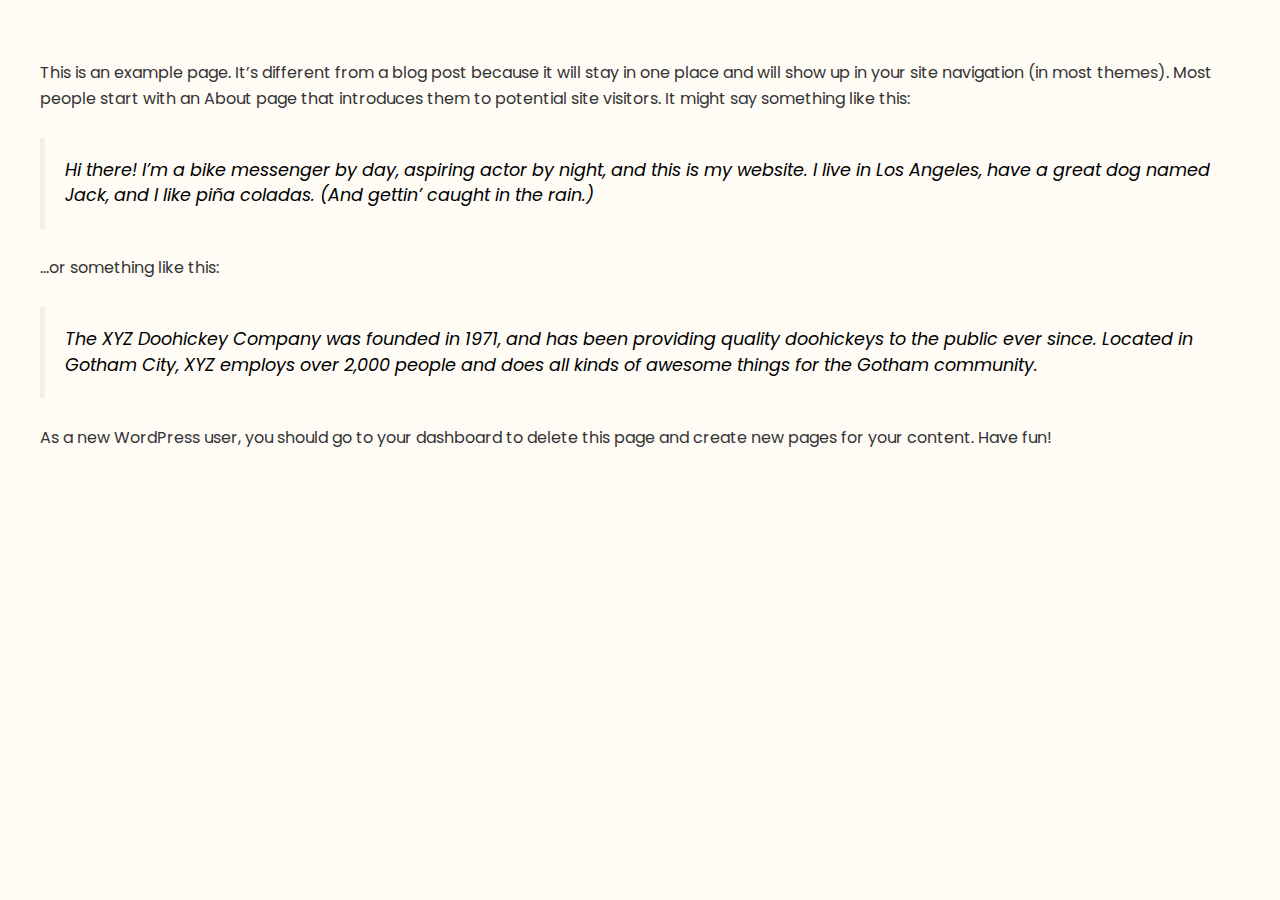
<file: sample-page/index.html>
<!DOCTYPE html>
<html lang="en-US">
<head>
<meta charset="UTF-8">
<meta name="viewport" content="width=device-width, initial-scale=1">
	 <link rel="profile" href="https://gmpg.org/xfn/11"> 
	 <title>Sample Page &#8211; Henrikas Riskus</title>
<meta name="robots" content="max-image-preview:large">
<link rel="dns-prefetch" href="//fonts.googleapis.com">
<link rel="alternate" type="application/rss+xml" title="Henrikas Riskus &raquo; Feed" href="/feed/">
<link rel="alternate" type="application/rss+xml" title="Henrikas Riskus &raquo; Comments Feed" href="/comments/feed/">
<link rel="alternate" type="application/rss+xml" title="Henrikas Riskus &raquo; Sample Page Comments Feed" href="/sample-page/feed/">
<script>
window._wpemojiSettings = {"baseUrl":"https:\/\/s.w.org\/images\/core\/emoji\/15.0.3\/72x72\/","ext":".png","svgUrl":"https:\/\/s.w.org\/images\/core\/emoji\/15.0.3\/svg\/","svgExt":".svg","source":{"concatemoji":"\/wp-includes\/js\/wp-emoji-release.min.js?ver=6.5.3"}};
/*! This file is auto-generated */
!function(i,n){var o,s,e;function c(e){try{var t={supportTests:e,timestamp:(new Date).valueOf()};sessionStorage.setItem(o,JSON.stringify(t))}catch(e){}}function p(e,t,n){e.clearRect(0,0,e.canvas.width,e.canvas.height),e.fillText(t,0,0);var t=new Uint32Array(e.getImageData(0,0,e.canvas.width,e.canvas.height).data),r=(e.clearRect(0,0,e.canvas.width,e.canvas.height),e.fillText(n,0,0),new Uint32Array(e.getImageData(0,0,e.canvas.width,e.canvas.height).data));return t.every(function(e,t){return e===r[t]})}function u(e,t,n){switch(t){case"flag":return n(e,"🏳️‍⚧️","🏳️​⚧️")?!1:!n(e,"🇺🇳","🇺​🇳")&&!n(e,"🏴󠁧󠁢󠁥󠁮󠁧󠁿","🏴​󠁧​󠁢​󠁥​󠁮​󠁧​󠁿");case"emoji":return!n(e,"🐦‍⬛","🐦​⬛")}return!1}function f(e,t,n){var r="undefined"!=typeof WorkerGlobalScope&&self instanceof WorkerGlobalScope?new OffscreenCanvas(300,150):i.createElement("canvas"),a=r.getContext("2d",{willReadFrequently:!0}),o=(a.textBaseline="top",a.font="600 32px Arial",{});return e.forEach(function(e){o[e]=t(a,e,n)}),o}function t(e){var t=i.createElement("script");t.src=e,t.defer=!0,i.head.appendChild(t)}"undefined"!=typeof Promise&&(o="wpEmojiSettingsSupports",s=["flag","emoji"],n.supports={everything:!0,everythingExceptFlag:!0},e=new Promise(function(e){i.addEventListener("DOMContentLoaded",e,{once:!0})}),new Promise(function(t){var n=function(){try{var e=JSON.parse(sessionStorage.getItem(o));if("object"==typeof e&&"number"==typeof e.timestamp&&(new Date).valueOf()<e.timestamp+604800&&"object"==typeof e.supportTests)return e.supportTests}catch(e){}return null}();if(!n){if("undefined"!=typeof Worker&&"undefined"!=typeof OffscreenCanvas&&"undefined"!=typeof URL&&URL.createObjectURL&&"undefined"!=typeof Blob)try{var e="postMessage("+f.toString()+"("+[JSON.stringify(s),u.toString(),p.toString()].join(",")+"));",r=new Blob([e],{type:"text/javascript"}),a=new Worker(URL.createObjectURL(r),{name:"wpTestEmojiSupports"});return void(a.onmessage=function(e){c(n=e.data),a.terminate(),t(n)})}catch(e){}c(n=f(s,u,p))}t(n)}).then(function(e){for(var t in e)n.supports[t]=e[t],n.supports.everything=n.supports.everything&&n.supports[t],"flag"!==t&&(n.supports.everythingExceptFlag=n.supports.everythingExceptFlag&&n.supports[t]);n.supports.everythingExceptFlag=n.supports.everythingExceptFlag&&!n.supports.flag,n.DOMReady=!1,n.readyCallback=function(){n.DOMReady=!0}}).then(function(){return e}).then(function(){var e;n.supports.everything||(n.readyCallback(),(e=n.source||{}).concatemoji?t(e.concatemoji):e.wpemoji&&e.twemoji&&(t(e.twemoji),t(e.wpemoji)))}))}((window,document),window._wpemojiSettings);
</script>
<link rel="stylesheet" id="astra-theme-css-css" href="/wp-content/themes/astra/assets/css/minified/main.min.css?ver=4.6.13" media="all">
<style id="astra-theme-css-inline-css">:root{--ast-post-nav-space:0;--ast-container-default-xlg-padding:3em;--ast-container-default-lg-padding:3em;--ast-container-default-slg-padding:2em;--ast-container-default-md-padding:3em;--ast-container-default-sm-padding:3em;--ast-container-default-xs-padding:2.4em;--ast-container-default-xxs-padding:1.8em;--ast-code-block-background:#ECEFF3;--ast-comment-inputs-background:#F9FAFB;--ast-normal-container-width:1200px;--ast-narrow-container-width:750px;--ast-blog-title-font-weight:normal;--ast-blog-meta-weight:inherit;}html{font-size:100%;}a{color:#333333;}a:hover,a:focus{color:#000000;}body,button,input,select,textarea,.ast-button,.ast-custom-button{font-family:'Poppins',sans-serif;font-weight:400;font-size:16px;font-size:1rem;line-height:var(--ast-body-line-height,1.6em);}blockquote{color:#000000;}p,.entry-content p{margin-bottom:0.5em;}h1,.entry-content h1,h2,.entry-content h2,h3,.entry-content h3,h4,.entry-content h4,h5,.entry-content h5,h6,.entry-content h6,.site-title,.site-title a{font-family:'Lora',serif;font-weight:600;}.site-title{font-size:26px;font-size:1.625rem;display:none;}.site-header .site-description{font-size:15px;font-size:0.9375rem;display:none;}.entry-title{font-size:26px;font-size:1.625rem;}.archive .ast-article-post .ast-article-inner,.blog .ast-article-post .ast-article-inner,.archive .ast-article-post .ast-article-inner:hover,.blog .ast-article-post .ast-article-inner:hover{overflow:hidden;}h1,.entry-content h1{font-size:64px;font-size:4rem;font-weight:600;font-family:'Lora',serif;line-height:1.4em;}h2,.entry-content h2{font-size:48px;font-size:3rem;font-weight:600;font-family:'Lora',serif;line-height:1.25em;}h3,.entry-content h3{font-size:40px;font-size:2.5rem;font-weight:600;font-family:'Lora',serif;line-height:1.2em;}h4,.entry-content h4{font-size:32px;font-size:2rem;line-height:1.2em;font-weight:600;font-family:'Lora',serif;}h5,.entry-content h5{font-size:24px;font-size:1.5rem;line-height:1.2em;font-weight:600;font-family:'Lora',serif;}h6,.entry-content h6{font-size:20px;font-size:1.25rem;line-height:1.25em;font-weight:600;font-family:'Lora',serif;}::selection{background-color:#032bff;color:#ffffff;}body,h1,.entry-title a,.entry-content h1,h2,.entry-content h2,h3,.entry-content h3,h4,.entry-content h4,h5,.entry-content h5,h6,.entry-content h6{color:#333333;}.tagcloud a:hover,.tagcloud a:focus,.tagcloud a.current-item{color:#ffffff;border-color:#333333;background-color:#333333;}input:focus,input[type="text"]:focus,input[type="email"]:focus,input[type="url"]:focus,input[type="password"]:focus,input[type="reset"]:focus,input[type="search"]:focus,textarea:focus{border-color:#333333;}input[type="radio"]:checked,input[type=reset],input[type="checkbox"]:checked,input[type="checkbox"]:hover:checked,input[type="checkbox"]:focus:checked,input[type=range]::-webkit-slider-thumb{border-color:#333333;background-color:#333333;box-shadow:none;}.site-footer a:hover + .post-count,.site-footer a:focus + .post-count{background:#333333;border-color:#333333;}.single .nav-links .nav-previous,.single .nav-links .nav-next{color:#333333;}.entry-meta,.entry-meta *{line-height:1.45;color:#333333;}.entry-meta a:not(.ast-button):hover,.entry-meta a:not(.ast-button):hover *,.entry-meta a:not(.ast-button):focus,.entry-meta a:not(.ast-button):focus *,.page-links > .page-link,.page-links .page-link:hover,.post-navigation a:hover{color:#000000;}#cat option,.secondary .calendar_wrap thead a,.secondary .calendar_wrap thead a:visited{color:#333333;}.secondary .calendar_wrap #today,.ast-progress-val span{background:#333333;}.secondary a:hover + .post-count,.secondary a:focus + .post-count{background:#333333;border-color:#333333;}.calendar_wrap #today > a{color:#ffffff;}.page-links .page-link,.single .post-navigation a{color:#333333;}.ast-search-menu-icon .search-form button.search-submit{padding:0 4px;}.ast-search-menu-icon form.search-form{padding-right:0;}.ast-search-menu-icon.slide-search input.search-field{width:0;}.ast-header-search .ast-search-menu-icon.ast-dropdown-active .search-form,.ast-header-search .ast-search-menu-icon.ast-dropdown-active .search-field:focus{transition:all 0.2s;}.search-form input.search-field:focus{outline:none;}.ast-archive-title{color:#333333;}.widget-title,.widget .wp-block-heading{font-size:22px;font-size:1.375rem;color:#333333;}.ast-search-menu-icon.slide-search a:focus-visible:focus-visible,.astra-search-icon:focus-visible,#close:focus-visible,a:focus-visible,.ast-menu-toggle:focus-visible,.site .skip-link:focus-visible,.wp-block-loginout input:focus-visible,.wp-block-search.wp-block-search__button-inside .wp-block-search__inside-wrapper,.ast-header-navigation-arrow:focus-visible,.woocommerce .wc-proceed-to-checkout > .checkout-button:focus-visible,.woocommerce .woocommerce-MyAccount-navigation ul li a:focus-visible,.ast-orders-table__row .ast-orders-table__cell:focus-visible,.woocommerce .woocommerce-order-details .order-again > .button:focus-visible,.woocommerce .woocommerce-message a.button.wc-forward:focus-visible,.woocommerce #minus_qty:focus-visible,.woocommerce #plus_qty:focus-visible,a#ast-apply-coupon:focus-visible,.woocommerce .woocommerce-info a:focus-visible,.woocommerce .astra-shop-summary-wrap a:focus-visible,.woocommerce a.wc-forward:focus-visible,#ast-apply-coupon:focus-visible,.woocommerce-js .woocommerce-mini-cart-item a.remove:focus-visible,#close:focus-visible,.button.search-submit:focus-visible,#search_submit:focus,.normal-search:focus-visible{outline-style:dotted;outline-color:inherit;outline-width:thin;}input:focus,input[type="text"]:focus,input[type="email"]:focus,input[type="url"]:focus,input[type="password"]:focus,input[type="reset"]:focus,input[type="search"]:focus,input[type="number"]:focus,textarea:focus,.wp-block-search__input:focus,[data-section="section-header-mobile-trigger"] .ast-button-wrap .ast-mobile-menu-trigger-minimal:focus,.ast-mobile-popup-drawer.active .menu-toggle-close:focus,.woocommerce-ordering select.orderby:focus,#ast-scroll-top:focus,#coupon_code:focus,.woocommerce-page #comment:focus,.woocommerce #reviews #respond input#submit:focus,.woocommerce a.add_to_cart_button:focus,.woocommerce .button.single_add_to_cart_button:focus,.woocommerce .woocommerce-cart-form button:focus,.woocommerce .woocommerce-cart-form__cart-item .quantity .qty:focus,.woocommerce .woocommerce-billing-fields .woocommerce-billing-fields__field-wrapper .woocommerce-input-wrapper > .input-text:focus,.woocommerce #order_comments:focus,.woocommerce #place_order:focus,.woocommerce .woocommerce-address-fields .woocommerce-address-fields__field-wrapper .woocommerce-input-wrapper > .input-text:focus,.woocommerce .woocommerce-MyAccount-content form button:focus,.woocommerce .woocommerce-MyAccount-content .woocommerce-EditAccountForm .woocommerce-form-row .woocommerce-Input.input-text:focus,.woocommerce .ast-woocommerce-container .woocommerce-pagination ul.page-numbers li a:focus,body #content .woocommerce form .form-row .select2-container--default .select2-selection--single:focus,#ast-coupon-code:focus,.woocommerce.woocommerce-js .quantity input[type=number]:focus,.woocommerce-js .woocommerce-mini-cart-item .quantity input[type=number]:focus,.woocommerce p#ast-coupon-trigger:focus{border-style:dotted;border-color:inherit;border-width:thin;}input{outline:none;}.ast-logo-title-inline .site-logo-img{padding-right:1em;}body .ast-oembed-container *{position:absolute;top:0;width:100%;height:100%;left:0;}body .wp-block-embed-pocket-casts .ast-oembed-container *{position:unset;}.ast-single-post-featured-section + article {margin-top: 2em;}.site-content .ast-single-post-featured-section img {width: 100%;overflow: hidden;object-fit: cover;}.site > .ast-single-related-posts-container {margin-top: 0;}@media (min-width: 922px) {.ast-desktop .ast-container--narrow {max-width: var(--ast-narrow-container-width);margin: 0 auto;}}@media (max-width:921.9px){#ast-desktop-header{display:none;}}@media (min-width:922px){#ast-mobile-header{display:none;}}.wp-block-buttons.aligncenter{justify-content:center;}@media (max-width:921px){.ast-theme-transparent-header #primary,.ast-theme-transparent-header #secondary{padding:0;}}@media (max-width:921px){.ast-plain-container.ast-no-sidebar #primary{padding:0;}}.ast-plain-container.ast-no-sidebar #primary{margin-top:0;margin-bottom:0;}@media (min-width:1200px){.ast-plain-container.ast-no-sidebar #primary{margin-top:60px;margin-bottom:60px;}}.wp-block-button.is-style-outline .wp-block-button__link{border-color:var(--ast-global-color-0);}div.wp-block-button.is-style-outline > .wp-block-button__link:not(.has-text-color),div.wp-block-button.wp-block-button__link.is-style-outline:not(.has-text-color){color:var(--ast-global-color-0);}.wp-block-button.is-style-outline .wp-block-button__link:hover,.wp-block-buttons .wp-block-button.is-style-outline .wp-block-button__link:focus,.wp-block-buttons .wp-block-button.is-style-outline > .wp-block-button__link:not(.has-text-color):hover,.wp-block-buttons .wp-block-button.wp-block-button__link.is-style-outline:not(.has-text-color):hover{color:var(--ast-global-color-1);background-color:var(--ast-global-color-2);border-color:var(--ast-global-color-2);}.post-page-numbers.current .page-link,.ast-pagination .page-numbers.current{color:#ffffff;border-color:#032bff;background-color:#032bff;}.wp-block-button.is-style-outline .wp-block-button__link.wp-element-button,.ast-outline-button{border-color:var(--ast-global-color-0);font-family:'Poppins',sans-serif;font-weight:600;font-size:16px;font-size:1rem;line-height:1em;border-top-left-radius:4px;border-top-right-radius:4px;border-bottom-right-radius:4px;border-bottom-left-radius:4px;}.wp-block-buttons .wp-block-button.is-style-outline > .wp-block-button__link:not(.has-text-color),.wp-block-buttons .wp-block-button.wp-block-button__link.is-style-outline:not(.has-text-color),.ast-outline-button{color:var(--ast-global-color-0);}.wp-block-button.is-style-outline .wp-block-button__link:hover,.wp-block-buttons .wp-block-button.is-style-outline .wp-block-button__link:focus,.wp-block-buttons .wp-block-button.is-style-outline > .wp-block-button__link:not(.has-text-color):hover,.wp-block-buttons .wp-block-button.wp-block-button__link.is-style-outline:not(.has-text-color):hover,.ast-outline-button:hover,.ast-outline-button:focus,.wp-block-uagb-buttons-child .uagb-buttons-repeater.ast-outline-button:hover,.wp-block-uagb-buttons-child .uagb-buttons-repeater.ast-outline-button:focus{color:var(--ast-global-color-1);background-color:var(--ast-global-color-2);border-color:var(--ast-global-color-2);}.wp-block-button .wp-block-button__link.wp-element-button.is-style-outline:not(.has-background),.wp-block-button.is-style-outline>.wp-block-button__link.wp-element-button:not(.has-background),.ast-outline-button{background-color:var(--ast-global-color-0);}.entry-content[ast-blocks-layout] > figure{margin-bottom:1em;}h1.widget-title{font-weight:600;}h2.widget-title{font-weight:600;}h3.widget-title{font-weight:600;}#page{display:flex;flex-direction:column;min-height:100vh;}.ast-404-layout-1 h1.page-title{color:var(--ast-global-color-2);}.single .post-navigation a{line-height:1em;height:inherit;}.error-404 .page-sub-title{font-size:1.5rem;font-weight:inherit;}.search .site-content .content-area .search-form{margin-bottom:0;}#page .site-content{flex-grow:1;}.widget{margin-bottom:1.25em;}#secondary li{line-height:1.5em;}#secondary .wp-block-group h2{margin-bottom:0.7em;}#secondary h2{font-size:1.7rem;}.ast-separate-container .ast-article-post,.ast-separate-container .ast-article-single,.ast-separate-container .comment-respond{padding:3em;}.ast-separate-container .ast-article-single .ast-article-single{padding:0;}.ast-article-single .wp-block-post-template-is-layout-grid{padding-left:0;}.ast-separate-container .comments-title,.ast-narrow-container .comments-title{padding:1.5em 2em;}.ast-page-builder-template .comment-form-textarea,.ast-comment-formwrap .ast-grid-common-col{padding:0;}.ast-comment-formwrap{padding:0;display:inline-flex;column-gap:20px;width:100%;margin-left:0;margin-right:0;}.comments-area textarea#comment:focus,.comments-area textarea#comment:active,.comments-area .ast-comment-formwrap input[type="text"]:focus,.comments-area .ast-comment-formwrap input[type="text"]:active {box-shadow:none;outline:none;}.archive.ast-page-builder-template .entry-header{margin-top:2em;}.ast-page-builder-template .ast-comment-formwrap{width:100%;}.entry-title{margin-bottom:0.5em;}.ast-archive-description p{font-size:inherit;font-weight:inherit;line-height:inherit;}.ast-separate-container .ast-comment-list li.depth-1,.hentry{margin-bottom:2em;}@media (min-width:921px){.ast-left-sidebar.ast-page-builder-template #secondary,.archive.ast-right-sidebar.ast-page-builder-template .site-main{padding-left:20px;padding-right:20px;}}@media (max-width:544px){.ast-comment-formwrap.ast-row{column-gap:10px;display:inline-block;}#ast-commentform .ast-grid-common-col{position:relative;width:100%;}}@media (min-width:1201px){.ast-separate-container .ast-article-post,.ast-separate-container .ast-article-single,.ast-separate-container .ast-author-box,.ast-separate-container .ast-404-layout-1,.ast-separate-container .no-results{padding:3em;}}@media (max-width:921px){.ast-separate-container #primary,.ast-separate-container #secondary{padding:1.5em 0;}#primary,#secondary{padding:1.5em 0;margin:0;}.ast-left-sidebar #content > .ast-container{display:flex;flex-direction:column-reverse;width:100%;}}@media (min-width:922px){.ast-separate-container.ast-right-sidebar #primary,.ast-separate-container.ast-left-sidebar #primary{border:0;}.search-no-results.ast-separate-container #primary{margin-bottom:4em;}}.wp-block-button .wp-block-button__link{color:var(--ast-global-color-2);}.wp-block-button .wp-block-button__link:hover,.wp-block-button .wp-block-button__link:focus{color:var(--ast-global-color-1);background-color:var(--ast-global-color-2);border-color:var(--ast-global-color-2);}.elementor-widget-heading h1.elementor-heading-title{line-height:1.4em;}.elementor-widget-heading h2.elementor-heading-title{line-height:1.25em;}.elementor-widget-heading h3.elementor-heading-title{line-height:1.2em;}.elementor-widget-heading h4.elementor-heading-title{line-height:1.2em;}.elementor-widget-heading h5.elementor-heading-title{line-height:1.2em;}.elementor-widget-heading h6.elementor-heading-title{line-height:1.25em;}.wp-block-button .wp-block-button__link,.wp-block-search .wp-block-search__button,body .wp-block-file .wp-block-file__button{border-style:solid;border-top-width:0px;border-right-width:0px;border-left-width:0px;border-bottom-width:0px;border-color:var(--ast-global-color-0);background-color:var(--ast-global-color-0);color:var(--ast-global-color-2);font-family:'Poppins',sans-serif;font-weight:600;line-height:1em;font-size:16px;font-size:1rem;border-top-left-radius:4px;border-top-right-radius:4px;border-bottom-right-radius:4px;border-bottom-left-radius:4px;padding-top:13px;padding-right:35px;padding-bottom:13px;padding-left:35px;}@media (max-width:921px){.wp-block-button .wp-block-button__link,.wp-block-search .wp-block-search__button,body .wp-block-file .wp-block-file__button{padding-top:14px;padding-right:28px;padding-bottom:14px;padding-left:28px;}}@media (max-width:544px){.wp-block-button .wp-block-button__link,.wp-block-search .wp-block-search__button,body .wp-block-file .wp-block-file__button{padding-top:12px;padding-right:24px;padding-bottom:12px;padding-left:24px;}}.menu-toggle,button,.ast-button,.ast-custom-button,.button,input#submit,input[type="button"],input[type="submit"],input[type="reset"],#comments .submit,.search .search-submit,form[CLASS*="wp-block-search__"].wp-block-search .wp-block-search__inside-wrapper .wp-block-search__button,body .wp-block-file .wp-block-file__button,.search .search-submit,.woocommerce-js a.button,.woocommerce button.button,.woocommerce .woocommerce-message a.button,.woocommerce #respond input#submit.alt,.woocommerce input.button.alt,.woocommerce input.button,.woocommerce input.button:disabled,.woocommerce input.button:disabled[disabled],.woocommerce input.button:disabled:hover,.woocommerce input.button:disabled[disabled]:hover,.woocommerce #respond input#submit,.woocommerce button.button.alt.disabled,.wc-block-grid__products .wc-block-grid__product .wp-block-button__link,.wc-block-grid__product-onsale,[CLASS*="wc-block"] button,.woocommerce-js .astra-cart-drawer .astra-cart-drawer-content .woocommerce-mini-cart__buttons .button:not(.checkout):not(.ast-continue-shopping),.woocommerce-js .astra-cart-drawer .astra-cart-drawer-content .woocommerce-mini-cart__buttons a.checkout,.woocommerce button.button.alt.disabled.wc-variation-selection-needed,[CLASS*="wc-block"] .wc-block-components-button{border-style:solid;border-top-width:0px;border-right-width:0px;border-left-width:0px;border-bottom-width:0px;color:var(--ast-global-color-2);border-color:var(--ast-global-color-0);background-color:var(--ast-global-color-0);padding-top:13px;padding-right:35px;padding-bottom:13px;padding-left:35px;font-family:'Poppins',sans-serif;font-weight:600;font-size:16px;font-size:1rem;line-height:1em;border-top-left-radius:4px;border-top-right-radius:4px;border-bottom-right-radius:4px;border-bottom-left-radius:4px;}button:focus,.menu-toggle:hover,button:hover,.ast-button:hover,.ast-custom-button:hover .button:hover,.ast-custom-button:hover ,input[type=reset]:hover,input[type=reset]:focus,input#submit:hover,input#submit:focus,input[type="button"]:hover,input[type="button"]:focus,input[type="submit"]:hover,input[type="submit"]:focus,form[CLASS*="wp-block-search__"].wp-block-search .wp-block-search__inside-wrapper .wp-block-search__button:hover,form[CLASS*="wp-block-search__"].wp-block-search .wp-block-search__inside-wrapper .wp-block-search__button:focus,body .wp-block-file .wp-block-file__button:hover,body .wp-block-file .wp-block-file__button:focus,.woocommerce-js a.button:hover,.woocommerce button.button:hover,.woocommerce .woocommerce-message a.button:hover,.woocommerce #respond input#submit:hover,.woocommerce #respond input#submit.alt:hover,.woocommerce input.button.alt:hover,.woocommerce input.button:hover,.woocommerce button.button.alt.disabled:hover,.wc-block-grid__products .wc-block-grid__product .wp-block-button__link:hover,[CLASS*="wc-block"] button:hover,.woocommerce-js .astra-cart-drawer .astra-cart-drawer-content .woocommerce-mini-cart__buttons .button:not(.checkout):not(.ast-continue-shopping):hover,.woocommerce-js .astra-cart-drawer .astra-cart-drawer-content .woocommerce-mini-cart__buttons a.checkout:hover,.woocommerce button.button.alt.disabled.wc-variation-selection-needed:hover,[CLASS*="wc-block"] .wc-block-components-button:hover,[CLASS*="wc-block"] .wc-block-components-button:focus{color:var(--ast-global-color-1);background-color:var(--ast-global-color-2);border-color:var(--ast-global-color-2);}form[CLASS*="wp-block-search__"].wp-block-search .wp-block-search__inside-wrapper .wp-block-search__button.has-icon{padding-top:calc(13px - 3px);padding-right:calc(35px - 3px);padding-bottom:calc(13px - 3px);padding-left:calc(35px - 3px);}@media (max-width:921px){.menu-toggle,button,.ast-button,.ast-custom-button,.button,input#submit,input[type="button"],input[type="submit"],input[type="reset"],#comments .submit,.search .search-submit,form[CLASS*="wp-block-search__"].wp-block-search .wp-block-search__inside-wrapper .wp-block-search__button,body .wp-block-file .wp-block-file__button,.search .search-submit,.woocommerce-js a.button,.woocommerce button.button,.woocommerce .woocommerce-message a.button,.woocommerce #respond input#submit.alt,.woocommerce input.button.alt,.woocommerce input.button,.woocommerce input.button:disabled,.woocommerce input.button:disabled[disabled],.woocommerce input.button:disabled:hover,.woocommerce input.button:disabled[disabled]:hover,.woocommerce #respond input#submit,.woocommerce button.button.alt.disabled,.wc-block-grid__products .wc-block-grid__product .wp-block-button__link,.wc-block-grid__product-onsale,[CLASS*="wc-block"] button,.woocommerce-js .astra-cart-drawer .astra-cart-drawer-content .woocommerce-mini-cart__buttons .button:not(.checkout):not(.ast-continue-shopping),.woocommerce-js .astra-cart-drawer .astra-cart-drawer-content .woocommerce-mini-cart__buttons a.checkout,.woocommerce button.button.alt.disabled.wc-variation-selection-needed,[CLASS*="wc-block"] .wc-block-components-button{padding-top:14px;padding-right:28px;padding-bottom:14px;padding-left:28px;}}@media (max-width:544px){.menu-toggle,button,.ast-button,.ast-custom-button,.button,input#submit,input[type="button"],input[type="submit"],input[type="reset"],#comments .submit,.search .search-submit,form[CLASS*="wp-block-search__"].wp-block-search .wp-block-search__inside-wrapper .wp-block-search__button,body .wp-block-file .wp-block-file__button,.search .search-submit,.woocommerce-js a.button,.woocommerce button.button,.woocommerce .woocommerce-message a.button,.woocommerce #respond input#submit.alt,.woocommerce input.button.alt,.woocommerce input.button,.woocommerce input.button:disabled,.woocommerce input.button:disabled[disabled],.woocommerce input.button:disabled:hover,.woocommerce input.button:disabled[disabled]:hover,.woocommerce #respond input#submit,.woocommerce button.button.alt.disabled,.wc-block-grid__products .wc-block-grid__product .wp-block-button__link,.wc-block-grid__product-onsale,[CLASS*="wc-block"] button,.woocommerce-js .astra-cart-drawer .astra-cart-drawer-content .woocommerce-mini-cart__buttons .button:not(.checkout):not(.ast-continue-shopping),.woocommerce-js .astra-cart-drawer .astra-cart-drawer-content .woocommerce-mini-cart__buttons a.checkout,.woocommerce button.button.alt.disabled.wc-variation-selection-needed,[CLASS*="wc-block"] .wc-block-components-button{padding-top:12px;padding-right:24px;padding-bottom:12px;padding-left:24px;}}@media (max-width:921px){.ast-mobile-header-stack .main-header-bar .ast-search-menu-icon{display:inline-block;}.ast-header-break-point.ast-header-custom-item-outside .ast-mobile-header-stack .main-header-bar .ast-search-icon{margin:0;}.ast-comment-avatar-wrap img{max-width:2.5em;}.ast-comment-meta{padding:0 1.8888em 1.3333em;}.ast-separate-container .ast-comment-list li.depth-1{padding:1.5em 2.14em;}.ast-separate-container .comment-respond{padding:2em 2.14em;}}@media (min-width:544px){.ast-container{max-width:100%;}}@media (max-width:544px){.ast-separate-container .ast-article-post,.ast-separate-container .ast-article-single,.ast-separate-container .comments-title,.ast-separate-container .ast-archive-description{padding:1.5em 1em;}.ast-separate-container #content .ast-container{padding-left:0.54em;padding-right:0.54em;}.ast-separate-container .ast-comment-list .bypostauthor{padding:.5em;}.ast-search-menu-icon.ast-dropdown-active .search-field{width:170px;}}.ast-separate-container{background-color:var(--ast-global-color-5);;background-image:none;;}@media (max-width:921px){.site-title{display:none;}.site-header .site-description{display:none;}h1,.entry-content h1{font-size:52px;}h2,.entry-content h2{font-size:40px;}h3,.entry-content h3{font-size:35px;}h4,.entry-content h4{font-size:30px;font-size:1.875rem;}h5,.entry-content h5{font-size:25px;font-size:1.5625rem;}h6,.entry-content h6{font-size:20px;font-size:1.25rem;}body,.ast-separate-container{background-color:var(--ast-global-color-5);;background-image:none;;}}@media (max-width:544px){.site-title{display:none;}.site-header .site-description{display:none;}h1,.entry-content h1{font-size:27px;}h2,.entry-content h2{font-size:25px;}h3,.entry-content h3{font-size:22px;}h4,.entry-content h4{font-size:20px;font-size:1.25rem;}h5,.entry-content h5{font-size:18px;font-size:1.125rem;}h6,.entry-content h6{font-size:16px;font-size:1rem;}body,.ast-separate-container{background-color:var(--ast-global-color-5);;background-image:none;;}}@media (max-width:921px){html{font-size:91.2%;}}@media (max-width:544px){html{font-size:91.2%;}}@media (min-width:922px){.ast-container{max-width:1240px;}}@media (min-width:922px){.site-content .ast-container{display:flex;}}@media (max-width:921px){.site-content .ast-container{flex-direction:column;}}@media (min-width:922px){.main-header-menu .sub-menu .menu-item.ast-left-align-sub-menu:hover > .sub-menu,.main-header-menu .sub-menu .menu-item.ast-left-align-sub-menu.focus > .sub-menu{margin-left:-0px;}}.entry-content li > p{margin-bottom:0;}.site .comments-area{padding-bottom:3em;}.wp-block-file {display: flex;align-items: center;flex-wrap: wrap;justify-content: space-between;}.wp-block-pullquote {border: none;}.wp-block-pullquote blockquote::before {content: "\201D";font-family: "Helvetica",sans-serif;display: flex;transform: rotate( 180deg );font-size: 6rem;font-style: normal;line-height: 1;font-weight: bold;align-items: center;justify-content: center;}.has-text-align-right > blockquote::before {justify-content: flex-start;}.has-text-align-left > blockquote::before {justify-content: flex-end;}figure.wp-block-pullquote.is-style-solid-color blockquote {max-width: 100%;text-align: inherit;}html body {--wp--custom--ast-default-block-top-padding: 3em;--wp--custom--ast-default-block-right-padding: 3em;--wp--custom--ast-default-block-bottom-padding: 3em;--wp--custom--ast-default-block-left-padding: 3em;--wp--custom--ast-container-width: 1200px;--wp--custom--ast-content-width-size: 1200px;--wp--custom--ast-wide-width-size: calc(1200px + var(--wp--custom--ast-default-block-left-padding) + var(--wp--custom--ast-default-block-right-padding));}.ast-narrow-container {--wp--custom--ast-content-width-size: 750px;--wp--custom--ast-wide-width-size: 750px;}@media(max-width: 921px) {html body {--wp--custom--ast-default-block-top-padding: 3em;--wp--custom--ast-default-block-right-padding: 2em;--wp--custom--ast-default-block-bottom-padding: 3em;--wp--custom--ast-default-block-left-padding: 2em;}}@media(max-width: 544px) {html body {--wp--custom--ast-default-block-top-padding: 3em;--wp--custom--ast-default-block-right-padding: 1.5em;--wp--custom--ast-default-block-bottom-padding: 3em;--wp--custom--ast-default-block-left-padding: 1.5em;}}.entry-content > .wp-block-group,.entry-content > .wp-block-cover,.entry-content > .wp-block-columns {padding-top: var(--wp--custom--ast-default-block-top-padding);padding-right: var(--wp--custom--ast-default-block-right-padding);padding-bottom: var(--wp--custom--ast-default-block-bottom-padding);padding-left: var(--wp--custom--ast-default-block-left-padding);}.ast-plain-container.ast-no-sidebar .entry-content > .alignfull,.ast-page-builder-template .ast-no-sidebar .entry-content > .alignfull {margin-left: calc( -50vw + 50%);margin-right: calc( -50vw + 50%);max-width: 100vw;width: 100vw;}.ast-plain-container.ast-no-sidebar .entry-content .alignfull .alignfull,.ast-page-builder-template.ast-no-sidebar .entry-content .alignfull .alignfull,.ast-plain-container.ast-no-sidebar .entry-content .alignfull .alignwide,.ast-page-builder-template.ast-no-sidebar .entry-content .alignfull .alignwide,.ast-plain-container.ast-no-sidebar .entry-content .alignwide .alignfull,.ast-page-builder-template.ast-no-sidebar .entry-content .alignwide .alignfull,.ast-plain-container.ast-no-sidebar .entry-content .alignwide .alignwide,.ast-page-builder-template.ast-no-sidebar .entry-content .alignwide .alignwide,.ast-plain-container.ast-no-sidebar .entry-content .wp-block-column .alignfull,.ast-page-builder-template.ast-no-sidebar .entry-content .wp-block-column .alignfull,.ast-plain-container.ast-no-sidebar .entry-content .wp-block-column .alignwide,.ast-page-builder-template.ast-no-sidebar .entry-content .wp-block-column .alignwide {margin-left: auto;margin-right: auto;width: 100%;}[ast-blocks-layout] .wp-block-separator:not(.is-style-dots) {height: 0;}[ast-blocks-layout] .wp-block-separator {margin: 20px auto;}[ast-blocks-layout] .wp-block-separator:not(.is-style-wide):not(.is-style-dots) {max-width: 100px;}[ast-blocks-layout] .wp-block-separator.has-background {padding: 0;}.entry-content[ast-blocks-layout] > * {max-width: var(--wp--custom--ast-content-width-size);margin-left: auto;margin-right: auto;}.entry-content[ast-blocks-layout] > .alignwide {max-width: var(--wp--custom--ast-wide-width-size);}.entry-content[ast-blocks-layout] .alignfull {max-width: none;}.entry-content .wp-block-columns {margin-bottom: 0;}blockquote {margin: 1.5em;border-color: rgba(0,0,0,0.05);}.wp-block-quote:not(.has-text-align-right):not(.has-text-align-center) {border-left: 5px solid rgba(0,0,0,0.05);}.has-text-align-right > blockquote,blockquote.has-text-align-right {border-right: 5px solid rgba(0,0,0,0.05);}.has-text-align-left > blockquote,blockquote.has-text-align-left {border-left: 5px solid rgba(0,0,0,0.05);}.wp-block-site-tagline,.wp-block-latest-posts .read-more {margin-top: 15px;}.wp-block-loginout p label {display: block;}.wp-block-loginout p:not(.login-remember):not(.login-submit) input {width: 100%;}.wp-block-loginout input:focus {border-color: transparent;}.wp-block-loginout input:focus {outline: thin dotted;}.entry-content .wp-block-media-text .wp-block-media-text__content {padding: 0 0 0 8%;}.entry-content .wp-block-media-text.has-media-on-the-right .wp-block-media-text__content {padding: 0 8% 0 0;}.entry-content .wp-block-media-text.has-background .wp-block-media-text__content {padding: 8%;}.entry-content .wp-block-cover:not([class*="background-color"]) .wp-block-cover__inner-container,.entry-content .wp-block-cover:not([class*="background-color"]) .wp-block-cover-image-text,.entry-content .wp-block-cover:not([class*="background-color"]) .wp-block-cover-text,.entry-content .wp-block-cover-image:not([class*="background-color"]) .wp-block-cover__inner-container,.entry-content .wp-block-cover-image:not([class*="background-color"]) .wp-block-cover-image-text,.entry-content .wp-block-cover-image:not([class*="background-color"]) .wp-block-cover-text {color: var(--ast-global-color-5);}.wp-block-loginout .login-remember input {width: 1.1rem;height: 1.1rem;margin: 0 5px 4px 0;vertical-align: middle;}.wp-block-latest-posts > li > *:first-child,.wp-block-latest-posts:not(.is-grid) > li:first-child {margin-top: 0;}.wp-block-search__inside-wrapper .wp-block-search__input {padding: 0 10px;color: var(--ast-global-color-3);background: var(--ast-global-color-5);border-color: var(--ast-border-color);}.wp-block-latest-posts .read-more {margin-bottom: 1.5em;}.wp-block-search__no-button .wp-block-search__inside-wrapper .wp-block-search__input {padding-top: 5px;padding-bottom: 5px;}.wp-block-latest-posts .wp-block-latest-posts__post-date,.wp-block-latest-posts .wp-block-latest-posts__post-author {font-size: 1rem;}.wp-block-latest-posts > li > *,.wp-block-latest-posts:not(.is-grid) > li {margin-top: 12px;margin-bottom: 12px;}.ast-page-builder-template .entry-content[ast-blocks-layout] > *,.ast-page-builder-template .entry-content[ast-blocks-layout] > .alignfull > * {max-width: none;}.ast-page-builder-template .entry-content[ast-blocks-layout] > .alignwide > * {max-width: var(--wp--custom--ast-wide-width-size);}.ast-page-builder-template .entry-content[ast-blocks-layout] > .inherit-container-width > *,.ast-page-builder-template .entry-content[ast-blocks-layout] > * > *,.entry-content[ast-blocks-layout] > .wp-block-cover .wp-block-cover__inner-container {max-width: var(--wp--custom--ast-content-width-size);margin-left: auto;margin-right: auto;}.entry-content[ast-blocks-layout] .wp-block-cover:not(.alignleft):not(.alignright) {width: auto;}@media(max-width: 1200px) {.ast-separate-container .entry-content > .alignfull,.ast-separate-container .entry-content[ast-blocks-layout] > .alignwide,.ast-plain-container .entry-content[ast-blocks-layout] > .alignwide,.ast-plain-container .entry-content .alignfull {margin-left: calc(-1 * min(var(--ast-container-default-xlg-padding),20px)) ;margin-right: calc(-1 * min(var(--ast-container-default-xlg-padding),20px));}}@media(min-width: 1201px) {.ast-separate-container .entry-content > .alignfull {margin-left: calc(-1 * var(--ast-container-default-xlg-padding) );margin-right: calc(-1 * var(--ast-container-default-xlg-padding) );}.ast-separate-container .entry-content[ast-blocks-layout] > .alignwide,.ast-plain-container .entry-content[ast-blocks-layout] > .alignwide {margin-left: calc(-1 * var(--wp--custom--ast-default-block-left-padding) );margin-right: calc(-1 * var(--wp--custom--ast-default-block-right-padding) );}}@media(min-width: 921px) {.ast-separate-container .entry-content .wp-block-group.alignwide:not(.inherit-container-width) > :where(:not(.alignleft):not(.alignright)),.ast-plain-container .entry-content .wp-block-group.alignwide:not(.inherit-container-width) > :where(:not(.alignleft):not(.alignright)) {max-width: calc( var(--wp--custom--ast-content-width-size) + 80px );}.ast-plain-container.ast-right-sidebar .entry-content[ast-blocks-layout] .alignfull,.ast-plain-container.ast-left-sidebar .entry-content[ast-blocks-layout] .alignfull {margin-left: -60px;margin-right: -60px;}}@media(min-width: 544px) {.entry-content > .alignleft {margin-right: 20px;}.entry-content > .alignright {margin-left: 20px;}}@media (max-width:544px){.wp-block-columns .wp-block-column:not(:last-child){margin-bottom:20px;}.wp-block-latest-posts{margin:0;}}@media( max-width: 600px ) {.entry-content .wp-block-media-text .wp-block-media-text__content,.entry-content .wp-block-media-text.has-media-on-the-right .wp-block-media-text__content {padding: 8% 0 0;}.entry-content .wp-block-media-text.has-background .wp-block-media-text__content {padding: 8%;}}.ast-page-builder-template .entry-header {padding-left: 0;}.ast-narrow-container .site-content .wp-block-uagb-image--align-full .wp-block-uagb-image__figure {max-width: 100%;margin-left: auto;margin-right: auto;}.entry-content ul,.entry-content ol {padding: revert;margin: revert;}:root .has-ast-global-color-0-color{color:var(--ast-global-color-0);}:root .has-ast-global-color-0-background-color{background-color:var(--ast-global-color-0);}:root .wp-block-button .has-ast-global-color-0-color{color:var(--ast-global-color-0);}:root .wp-block-button .has-ast-global-color-0-background-color{background-color:var(--ast-global-color-0);}:root .has-ast-global-color-1-color{color:var(--ast-global-color-1);}:root .has-ast-global-color-1-background-color{background-color:var(--ast-global-color-1);}:root .wp-block-button .has-ast-global-color-1-color{color:var(--ast-global-color-1);}:root .wp-block-button .has-ast-global-color-1-background-color{background-color:var(--ast-global-color-1);}:root .has-ast-global-color-2-color{color:var(--ast-global-color-2);}:root .has-ast-global-color-2-background-color{background-color:var(--ast-global-color-2);}:root .wp-block-button .has-ast-global-color-2-color{color:var(--ast-global-color-2);}:root .wp-block-button .has-ast-global-color-2-background-color{background-color:var(--ast-global-color-2);}:root .has-ast-global-color-3-color{color:var(--ast-global-color-3);}:root .has-ast-global-color-3-background-color{background-color:var(--ast-global-color-3);}:root .wp-block-button .has-ast-global-color-3-color{color:var(--ast-global-color-3);}:root .wp-block-button .has-ast-global-color-3-background-color{background-color:var(--ast-global-color-3);}:root .has-ast-global-color-4-color{color:var(--ast-global-color-4);}:root .has-ast-global-color-4-background-color{background-color:var(--ast-global-color-4);}:root .wp-block-button .has-ast-global-color-4-color{color:var(--ast-global-color-4);}:root .wp-block-button .has-ast-global-color-4-background-color{background-color:var(--ast-global-color-4);}:root .has-ast-global-color-5-color{color:var(--ast-global-color-5);}:root .has-ast-global-color-5-background-color{background-color:var(--ast-global-color-5);}:root .wp-block-button .has-ast-global-color-5-color{color:var(--ast-global-color-5);}:root .wp-block-button .has-ast-global-color-5-background-color{background-color:var(--ast-global-color-5);}:root .has-ast-global-color-6-color{color:var(--ast-global-color-6);}:root .has-ast-global-color-6-background-color{background-color:var(--ast-global-color-6);}:root .wp-block-button .has-ast-global-color-6-color{color:var(--ast-global-color-6);}:root .wp-block-button .has-ast-global-color-6-background-color{background-color:var(--ast-global-color-6);}:root .has-ast-global-color-7-color{color:var(--ast-global-color-7);}:root .has-ast-global-color-7-background-color{background-color:var(--ast-global-color-7);}:root .wp-block-button .has-ast-global-color-7-color{color:var(--ast-global-color-7);}:root .wp-block-button .has-ast-global-color-7-background-color{background-color:var(--ast-global-color-7);}:root .has-ast-global-color-8-color{color:var(--ast-global-color-8);}:root .has-ast-global-color-8-background-color{background-color:var(--ast-global-color-8);}:root .wp-block-button .has-ast-global-color-8-color{color:var(--ast-global-color-8);}:root .wp-block-button .has-ast-global-color-8-background-color{background-color:var(--ast-global-color-8);}:root{--ast-global-color-0:#f9c976;--ast-global-color-1:#f9c976;--ast-global-color-2:#313131;--ast-global-color-3:rgba(49,49,49,0.88);--ast-global-color-4:#313131;--ast-global-color-5:#fffcf6;--ast-global-color-6:#313131;--ast-global-color-7:#f5f5f5;--ast-global-color-8:#333333;}:root {--ast-border-color : var(--ast-global-color-8);}.ast-archive-entry-banner {-js-display: flex;display: flex;flex-direction: column;justify-content: center;text-align: center;position: relative;background: #eeeeee;}.ast-archive-entry-banner[data-banner-width-type="custom"] {margin: 0 auto;width: 100%;}.ast-archive-entry-banner[data-banner-layout="layout-1"] {background: inherit;padding: 20px 0;text-align: left;}body.archive .ast-archive-description{max-width:1200px;width:100%;text-align:left;padding-top:3em;padding-right:3em;padding-bottom:3em;padding-left:3em;}body.archive .ast-archive-description .ast-archive-title,body.archive .ast-archive-description .ast-archive-title *{font-weight:600;font-size:32px;font-size:2rem;}body.archive .ast-archive-description > *:not(:last-child){margin-bottom:10px;}@media (max-width:921px){body.archive .ast-archive-description{text-align:left;}}@media (max-width:544px){body.archive .ast-archive-description{text-align:left;}}.ast-breadcrumbs .trail-browse,.ast-breadcrumbs .trail-items,.ast-breadcrumbs .trail-items li{display:inline-block;margin:0;padding:0;border:none;background:inherit;text-indent:0;text-decoration:none;}.ast-breadcrumbs .trail-browse{font-size:inherit;font-style:inherit;font-weight:inherit;color:inherit;}.ast-breadcrumbs .trail-items{list-style:none;}.trail-items li::after{padding:0 0.3em;content:"\00bb";}.trail-items li:last-of-type::after{display:none;}h1,.entry-content h1,h2,.entry-content h2,h3,.entry-content h3,h4,.entry-content h4,h5,.entry-content h5,h6,.entry-content h6{color:#333333;}.entry-title a{color:#333333;}@media (max-width:921px){.ast-builder-grid-row-container.ast-builder-grid-row-tablet-3-firstrow .ast-builder-grid-row > *:first-child,.ast-builder-grid-row-container.ast-builder-grid-row-tablet-3-lastrow .ast-builder-grid-row > *:last-child{grid-column:1 / -1;}}@media (max-width:544px){.ast-builder-grid-row-container.ast-builder-grid-row-mobile-3-firstrow .ast-builder-grid-row > *:first-child,.ast-builder-grid-row-container.ast-builder-grid-row-mobile-3-lastrow .ast-builder-grid-row > *:last-child{grid-column:1 / -1;}}.ast-builder-layout-element[data-section="title_tagline"]{display:flex;}@media (max-width:921px){.ast-header-break-point .ast-builder-layout-element[data-section="title_tagline"]{display:flex;}}@media (max-width:544px){.ast-header-break-point .ast-builder-layout-element[data-section="title_tagline"]{display:flex;}}[data-section*="section-hb-button-"] .menu-link{display:none;}.ast-header-button-1[data-section*="section-hb-button-"] .ast-builder-button-wrap .ast-custom-button{padding-top:12px;padding-bottom:12px;padding-left:20px;padding-right:20px;}.ast-header-button-1[data-section="section-hb-button-1"]{display:flex;}@media (max-width:921px){.ast-header-break-point .ast-header-button-1[data-section="section-hb-button-1"]{display:flex;}}@media (max-width:544px){.ast-header-break-point .ast-header-button-1[data-section="section-hb-button-1"]{display:flex;}}.ast-builder-menu-1{font-family:inherit;font-weight:inherit;}.ast-builder-menu-1 .menu-item > .menu-link{color:var(--ast-global-color-3);}.ast-builder-menu-1 .menu-item > .ast-menu-toggle{color:var(--ast-global-color-3);}.ast-builder-menu-1 .menu-item:hover > .menu-link,.ast-builder-menu-1 .inline-on-mobile .menu-item:hover > .ast-menu-toggle{color:var(--ast-global-color-1);}.ast-builder-menu-1 .menu-item:hover > .ast-menu-toggle{color:var(--ast-global-color-1);}.ast-builder-menu-1 .menu-item.current-menu-item > .menu-link,.ast-builder-menu-1 .inline-on-mobile .menu-item.current-menu-item > .ast-menu-toggle,.ast-builder-menu-1 .current-menu-ancestor > .menu-link{color:var(--ast-global-color-3);}.ast-builder-menu-1 .menu-item.current-menu-item > .ast-menu-toggle{color:var(--ast-global-color-3);}.ast-builder-menu-1 .sub-menu,.ast-builder-menu-1 .inline-on-mobile .sub-menu{border-top-width:2px;border-bottom-width:0px;border-right-width:0px;border-left-width:0px;border-color:#032bff;border-style:solid;}.ast-builder-menu-1 .main-header-menu > .menu-item > .sub-menu,.ast-builder-menu-1 .main-header-menu > .menu-item > .astra-full-megamenu-wrapper{margin-top:0px;}.ast-desktop .ast-builder-menu-1 .main-header-menu > .menu-item > .sub-menu:before,.ast-desktop .ast-builder-menu-1 .main-header-menu > .menu-item > .astra-full-megamenu-wrapper:before{height:calc( 0px + 5px );}.ast-desktop .ast-builder-menu-1 .menu-item .sub-menu .menu-link{border-style:none;}@media (max-width:921px){.ast-header-break-point .ast-builder-menu-1 .menu-item.menu-item-has-children > .ast-menu-toggle{top:0;}.ast-builder-menu-1 .inline-on-mobile .menu-item.menu-item-has-children > .ast-menu-toggle{right:-15px;}.ast-builder-menu-1 .menu-item-has-children > .menu-link:after{content:unset;}.ast-builder-menu-1 .main-header-menu > .menu-item > .sub-menu,.ast-builder-menu-1 .main-header-menu > .menu-item > .astra-full-megamenu-wrapper{margin-top:0;}}@media (max-width:544px){.ast-header-break-point .ast-builder-menu-1 .menu-item.menu-item-has-children > .ast-menu-toggle{top:0;}.ast-builder-menu-1 .main-header-menu > .menu-item > .sub-menu,.ast-builder-menu-1 .main-header-menu > .menu-item > .astra-full-megamenu-wrapper{margin-top:0;}}.ast-builder-menu-1{display:flex;}@media (max-width:921px){.ast-header-break-point .ast-builder-menu-1{display:flex;}}@media (max-width:544px){.ast-header-break-point .ast-builder-menu-1{display:flex;}}.ast-footer-copyright{text-align:left;}.ast-footer-copyright {color:var(--ast-global-color-7);}@media (max-width:921px){.ast-footer-copyright{text-align:left;}}@media (max-width:544px){.ast-footer-copyright{text-align:center;}}.ast-footer-copyright {font-size:16px;font-size:1rem;}.ast-footer-copyright.ast-builder-layout-element{display:flex;}@media (max-width:921px){.ast-header-break-point .ast-footer-copyright.ast-builder-layout-element{display:flex;}}@media (max-width:544px){.ast-header-break-point .ast-footer-copyright.ast-builder-layout-element{display:flex;}}.ast-social-stack-desktop .ast-builder-social-element,.ast-social-stack-tablet .ast-builder-social-element,.ast-social-stack-mobile .ast-builder-social-element {margin-top: 6px;margin-bottom: 6px;}.social-show-label-true .ast-builder-social-element {width: auto;padding: 0 0.4em;}[data-section^="section-fb-social-icons-"] .footer-social-inner-wrap {text-align: center;}.ast-footer-social-wrap {width: 100%;}.ast-footer-social-wrap .ast-builder-social-element:first-child {margin-left: 0;}.ast-footer-social-wrap .ast-builder-social-element:last-child {margin-right: 0;}.ast-header-social-wrap .ast-builder-social-element:first-child {margin-left: 0;}.ast-header-social-wrap .ast-builder-social-element:last-child {margin-right: 0;}.ast-builder-social-element {line-height: 1;color: #3a3a3a;background: transparent;vertical-align: middle;transition: all 0.01s;margin-left: 6px;margin-right: 6px;justify-content: center;align-items: center;}.ast-builder-social-element {line-height: 1;color: #3a3a3a;background: transparent;vertical-align: middle;transition: all 0.01s;margin-left: 6px;margin-right: 6px;justify-content: center;align-items: center;}.ast-builder-social-element .social-item-label {padding-left: 6px;}.ast-footer-social-1-wrap .ast-builder-social-element,.ast-footer-social-1-wrap .social-show-label-true .ast-builder-social-element{margin-left:10px;margin-right:10px;}.ast-footer-social-1-wrap .ast-builder-social-element svg{width:19px;height:19px;}.ast-footer-social-1-wrap .ast-social-color-type-custom svg{fill:var(--ast-global-color-7);}.ast-footer-social-1-wrap .ast-social-color-type-custom .ast-builder-social-element:hover{color:var(--ast-global-color-1);}.ast-footer-social-1-wrap .ast-social-color-type-custom .ast-builder-social-element:hover svg{fill:var(--ast-global-color-1);}.ast-footer-social-1-wrap .ast-social-color-type-custom .social-item-label{color:var(--ast-global-color-7);}.ast-footer-social-1-wrap .ast-builder-social-element:hover .social-item-label{color:var(--ast-global-color-1);}[data-section="section-fb-social-icons-1"] .footer-social-inner-wrap{text-align:left;}@media (max-width:921px){[data-section="section-fb-social-icons-1"] .footer-social-inner-wrap{text-align:right;}}@media (max-width:544px){.ast-footer-social-1-wrap{margin-top:20px;}[data-section="section-fb-social-icons-1"] .footer-social-inner-wrap{text-align:center;}}.ast-builder-layout-element[data-section="section-fb-social-icons-1"]{display:flex;}@media (max-width:921px){.ast-header-break-point .ast-builder-layout-element[data-section="section-fb-social-icons-1"]{display:flex;}}@media (max-width:544px){.ast-header-break-point .ast-builder-layout-element[data-section="section-fb-social-icons-1"]{display:flex;}}.site-primary-footer-wrap{padding-top:45px;padding-bottom:45px;}.site-primary-footer-wrap[data-section="section-primary-footer-builder"]{background-color:var(--ast-global-color-4);;background-image:none;;}.site-primary-footer-wrap[data-section="section-primary-footer-builder"] .ast-builder-grid-row{max-width:1200px;margin-left:auto;margin-right:auto;}.site-primary-footer-wrap[data-section="section-primary-footer-builder"] .ast-builder-grid-row,.site-primary-footer-wrap[data-section="section-primary-footer-builder"] .site-footer-section{align-items:flex-start;}.site-primary-footer-wrap[data-section="section-primary-footer-builder"].ast-footer-row-inline .site-footer-section{display:flex;margin-bottom:0;}.ast-builder-grid-row-2-equal .ast-builder-grid-row{grid-template-columns:repeat( 2,1fr );}@media (max-width:921px){.site-primary-footer-wrap[data-section="section-primary-footer-builder"] .ast-builder-grid-row{grid-column-gap:30px;grid-row-gap:30px;}.site-primary-footer-wrap[data-section="section-primary-footer-builder"].ast-footer-row-tablet-inline .site-footer-section{display:flex;margin-bottom:0;}.site-primary-footer-wrap[data-section="section-primary-footer-builder"].ast-footer-row-tablet-stack .site-footer-section{display:block;margin-bottom:10px;}.ast-builder-grid-row-container.ast-builder-grid-row-tablet-full .ast-builder-grid-row{grid-template-columns:1fr;}}@media (max-width:544px){.site-primary-footer-wrap[data-section="section-primary-footer-builder"] .ast-builder-grid-row{grid-column-gap:20px;grid-row-gap:20px;}.site-primary-footer-wrap[data-section="section-primary-footer-builder"].ast-footer-row-mobile-inline .site-footer-section{display:flex;margin-bottom:0;}.site-primary-footer-wrap[data-section="section-primary-footer-builder"].ast-footer-row-mobile-stack .site-footer-section{display:block;margin-bottom:10px;}.ast-builder-grid-row-container.ast-builder-grid-row-mobile-full .ast-builder-grid-row{grid-template-columns:1fr;}}.site-primary-footer-wrap[data-section="section-primary-footer-builder"]{padding-top:80px;padding-bottom:80px;padding-left:80px;padding-right:80px;margin-top:0px;margin-bottom:0px;margin-left:0px;margin-right:0px;}@media (max-width:921px){.site-primary-footer-wrap[data-section="section-primary-footer-builder"]{padding-left:40px;padding-right:40px;}}@media (max-width:544px){.site-primary-footer-wrap[data-section="section-primary-footer-builder"]{padding-top:50px;padding-bottom:50px;padding-left:20px;padding-right:20px;}}.site-primary-footer-wrap[data-section="section-primary-footer-builder"]{display:none;}@media (max-width:921px){.ast-header-break-point .site-primary-footer-wrap[data-section="section-primary-footer-builder"]{display:none;}}@media (max-width:544px){.ast-header-break-point .site-primary-footer-wrap[data-section="section-primary-footer-builder"]{display:none;}}.footer-widget-area.widget-area.site-footer-focus-item{width:auto;}.elementor-posts-container [CLASS*="ast-width-"]{width:100%;}.elementor-template-full-width .ast-container{display:block;}.elementor-screen-only,.screen-reader-text,.screen-reader-text span,.ui-helper-hidden-accessible{top:0 !important;}@media (max-width:544px){.elementor-element .elementor-wc-products .woocommerce[class*="columns-"] ul.products li.product{width:auto;margin:0;}.elementor-element .woocommerce .woocommerce-result-count{float:none;}}.ast-header-break-point .main-header-bar{border-bottom-width:1px;}@media (min-width:922px){.main-header-bar{border-bottom-width:1px;}}.main-header-menu .menu-item, #astra-footer-menu .menu-item, .main-header-bar .ast-masthead-custom-menu-items{-js-display:flex;display:flex;-webkit-box-pack:center;-webkit-justify-content:center;-moz-box-pack:center;-ms-flex-pack:center;justify-content:center;-webkit-box-orient:vertical;-webkit-box-direction:normal;-webkit-flex-direction:column;-moz-box-orient:vertical;-moz-box-direction:normal;-ms-flex-direction:column;flex-direction:column;}.main-header-menu > .menu-item > .menu-link, #astra-footer-menu > .menu-item > .menu-link{height:100%;-webkit-box-align:center;-webkit-align-items:center;-moz-box-align:center;-ms-flex-align:center;align-items:center;-js-display:flex;display:flex;}.ast-header-break-point .main-navigation ul .menu-item .menu-link .icon-arrow:first-of-type svg{top:.2em;margin-top:0px;margin-left:0px;width:.65em;transform:translate(0, -2px) rotateZ(270deg);}.ast-mobile-popup-content .ast-submenu-expanded > .ast-menu-toggle{transform:rotateX(180deg);overflow-y:auto;}@media (min-width:922px){.ast-builder-menu .main-navigation > ul > li:last-child a{margin-right:0;}}.ast-separate-container .ast-article-inner{background-color:transparent;background-image:none;}.ast-separate-container .ast-article-post{background-color:var(--ast-global-color-5);;background-image:none;;}@media (max-width:921px){.ast-separate-container .ast-article-post{background-color:var(--ast-global-color-5);;background-image:none;;}}@media (max-width:544px){.ast-separate-container .ast-article-post{background-color:var(--ast-global-color-5);;background-image:none;;}}.ast-separate-container .ast-article-single:not(.ast-related-post), .woocommerce.ast-separate-container .ast-woocommerce-container, .ast-separate-container .error-404, .ast-separate-container .no-results, .single.ast-separate-container .site-main .ast-author-meta, .ast-separate-container .related-posts-title-wrapper,.ast-separate-container .comments-count-wrapper, .ast-box-layout.ast-plain-container .site-content,.ast-padded-layout.ast-plain-container .site-content, .ast-separate-container .ast-archive-description, .ast-separate-container .comments-area .comment-respond, .ast-separate-container .comments-area .ast-comment-list li, .ast-separate-container .comments-area .comments-title{background-color:var(--ast-global-color-5);;background-image:none;;}@media (max-width:921px){.ast-separate-container .ast-article-single:not(.ast-related-post), .woocommerce.ast-separate-container .ast-woocommerce-container, .ast-separate-container .error-404, .ast-separate-container .no-results, .single.ast-separate-container .site-main .ast-author-meta, .ast-separate-container .related-posts-title-wrapper,.ast-separate-container .comments-count-wrapper, .ast-box-layout.ast-plain-container .site-content,.ast-padded-layout.ast-plain-container .site-content, .ast-separate-container .ast-archive-description{background-color:var(--ast-global-color-5);;background-image:none;;}}@media (max-width:544px){.ast-separate-container .ast-article-single:not(.ast-related-post), .woocommerce.ast-separate-container .ast-woocommerce-container, .ast-separate-container .error-404, .ast-separate-container .no-results, .single.ast-separate-container .site-main .ast-author-meta, .ast-separate-container .related-posts-title-wrapper,.ast-separate-container .comments-count-wrapper, .ast-box-layout.ast-plain-container .site-content,.ast-padded-layout.ast-plain-container .site-content, .ast-separate-container .ast-archive-description{background-color:var(--ast-global-color-5);;background-image:none;;}}.ast-separate-container.ast-two-container #secondary .widget{background-color:var(--ast-global-color-5);;background-image:none;;}@media (max-width:921px){.ast-separate-container.ast-two-container #secondary .widget{background-color:var(--ast-global-color-5);;background-image:none;;}}@media (max-width:544px){.ast-separate-container.ast-two-container #secondary .widget{background-color:var(--ast-global-color-5);;background-image:none;;}}.ast-plain-container, .ast-page-builder-template{background-color:var(--ast-global-color-5);;background-image:none;;}@media (max-width:921px){.ast-plain-container, .ast-page-builder-template{background-color:var(--ast-global-color-5);;background-image:none;;}}@media (max-width:544px){.ast-plain-container, .ast-page-builder-template{background-color:var(--ast-global-color-5);;background-image:none;;}}
		#ast-scroll-top {
			display: none;
			position: fixed;
			text-align: center;
			cursor: pointer;
			z-index: 99;
			width: 2.1em;
			height: 2.1em;
			line-height: 2.1;
			color: #ffffff;
			border-radius: 2px;
			content: "";
			outline: inherit;
		}
		@media (min-width: 769px) {
			#ast-scroll-top {
				content: "769";
			}
		}
		#ast-scroll-top .ast-icon.icon-arrow svg {
			margin-left: 0px;
			vertical-align: middle;
			transform: translate(0, -20%) rotate(180deg);
			width: 1.6em;
		}
		.ast-scroll-to-top-right {
			right: 30px;
			bottom: 30px;
		}
		.ast-scroll-to-top-left {
			left: 30px;
			bottom: 30px;
		}
	#ast-scroll-top{background-color:#333333;font-size:16px;font-size:1rem;}@media (max-width:921px){#ast-scroll-top .ast-icon.icon-arrow svg{width:1em;}}.ast-mobile-header-content > *,.ast-desktop-header-content > * {padding: 10px 0;height: auto;}.ast-mobile-header-content > *:first-child,.ast-desktop-header-content > *:first-child {padding-top: 10px;}.ast-mobile-header-content > .ast-builder-menu,.ast-desktop-header-content > .ast-builder-menu {padding-top: 0;}.ast-mobile-header-content > *:last-child,.ast-desktop-header-content > *:last-child {padding-bottom: 0;}.ast-mobile-header-content .ast-search-menu-icon.ast-inline-search label,.ast-desktop-header-content .ast-search-menu-icon.ast-inline-search label {width: 100%;}.ast-desktop-header-content .main-header-bar-navigation .ast-submenu-expanded > .ast-menu-toggle::before {transform: rotateX(180deg);}#ast-desktop-header .ast-desktop-header-content,.ast-mobile-header-content .ast-search-icon,.ast-desktop-header-content .ast-search-icon,.ast-mobile-header-wrap .ast-mobile-header-content,.ast-main-header-nav-open.ast-popup-nav-open .ast-mobile-header-wrap .ast-mobile-header-content,.ast-main-header-nav-open.ast-popup-nav-open .ast-desktop-header-content {display: none;}.ast-main-header-nav-open.ast-header-break-point #ast-desktop-header .ast-desktop-header-content,.ast-main-header-nav-open.ast-header-break-point .ast-mobile-header-wrap .ast-mobile-header-content {display: block;}.ast-desktop .ast-desktop-header-content .astra-menu-animation-slide-up > .menu-item > .sub-menu,.ast-desktop .ast-desktop-header-content .astra-menu-animation-slide-up > .menu-item .menu-item > .sub-menu,.ast-desktop .ast-desktop-header-content .astra-menu-animation-slide-down > .menu-item > .sub-menu,.ast-desktop .ast-desktop-header-content .astra-menu-animation-slide-down > .menu-item .menu-item > .sub-menu,.ast-desktop .ast-desktop-header-content .astra-menu-animation-fade > .menu-item > .sub-menu,.ast-desktop .ast-desktop-header-content .astra-menu-animation-fade > .menu-item .menu-item > .sub-menu {opacity: 1;visibility: visible;}.ast-hfb-header.ast-default-menu-enable.ast-header-break-point .ast-mobile-header-wrap .ast-mobile-header-content .main-header-bar-navigation {width: unset;margin: unset;}.ast-mobile-header-content.content-align-flex-end .main-header-bar-navigation .menu-item-has-children > .ast-menu-toggle,.ast-desktop-header-content.content-align-flex-end .main-header-bar-navigation .menu-item-has-children > .ast-menu-toggle {left: calc( 20px - 0.907em);right: auto;}.ast-mobile-header-content .ast-search-menu-icon,.ast-mobile-header-content .ast-search-menu-icon.slide-search,.ast-desktop-header-content .ast-search-menu-icon,.ast-desktop-header-content .ast-search-menu-icon.slide-search {width: 100%;position: relative;display: block;right: auto;transform: none;}.ast-mobile-header-content .ast-search-menu-icon.slide-search .search-form,.ast-mobile-header-content .ast-search-menu-icon .search-form,.ast-desktop-header-content .ast-search-menu-icon.slide-search .search-form,.ast-desktop-header-content .ast-search-menu-icon .search-form {right: 0;visibility: visible;opacity: 1;position: relative;top: auto;transform: none;padding: 0;display: block;overflow: hidden;}.ast-mobile-header-content .ast-search-menu-icon.ast-inline-search .search-field,.ast-mobile-header-content .ast-search-menu-icon .search-field,.ast-desktop-header-content .ast-search-menu-icon.ast-inline-search .search-field,.ast-desktop-header-content .ast-search-menu-icon .search-field {width: 100%;padding-right: 5.5em;}.ast-mobile-header-content .ast-search-menu-icon .search-submit,.ast-desktop-header-content .ast-search-menu-icon .search-submit {display: block;position: absolute;height: 100%;top: 0;right: 0;padding: 0 1em;border-radius: 0;}.ast-hfb-header.ast-default-menu-enable.ast-header-break-point .ast-mobile-header-wrap .ast-mobile-header-content .main-header-bar-navigation ul .sub-menu .menu-link {padding-left: 30px;}.ast-hfb-header.ast-default-menu-enable.ast-header-break-point .ast-mobile-header-wrap .ast-mobile-header-content .main-header-bar-navigation .sub-menu .menu-item .menu-item .menu-link {padding-left: 40px;}.ast-mobile-popup-drawer.active .ast-mobile-popup-inner{background-color:#ffffff;;}.ast-mobile-header-wrap .ast-mobile-header-content, .ast-desktop-header-content{background-color:#ffffff;;}.ast-mobile-popup-content > *, .ast-mobile-header-content > *, .ast-desktop-popup-content > *, .ast-desktop-header-content > *{padding-top:0px;padding-bottom:0px;}.content-align-flex-start .ast-builder-layout-element{justify-content:flex-start;}.content-align-flex-start .main-header-menu{text-align:left;}.ast-mobile-popup-drawer.active .menu-toggle-close{color:#3a3a3a;}.ast-mobile-header-wrap .ast-primary-header-bar,.ast-primary-header-bar .site-primary-header-wrap{min-height:80px;}.ast-desktop .ast-primary-header-bar .main-header-menu > .menu-item{line-height:80px;}.ast-header-break-point #masthead .ast-mobile-header-wrap .ast-primary-header-bar,.ast-header-break-point #masthead .ast-mobile-header-wrap .ast-below-header-bar,.ast-header-break-point #masthead .ast-mobile-header-wrap .ast-above-header-bar{padding-left:20px;padding-right:20px;}.ast-header-break-point .ast-primary-header-bar{border-bottom-width:0px;border-bottom-color:#eaeaea;border-bottom-style:solid;}@media (min-width:922px){.ast-primary-header-bar{border-bottom-width:0px;border-bottom-color:#eaeaea;border-bottom-style:solid;}}.ast-primary-header-bar{background-color:var(--ast-global-color-5);;background-image:none;;}@media (max-width:921px){.ast-desktop .ast-primary-header-bar.main-header-bar, .ast-header-break-point #masthead .ast-primary-header-bar.main-header-bar{padding-left:40px;padding-right:40px;}}@media (max-width:544px){.ast-desktop .ast-primary-header-bar.main-header-bar, .ast-header-break-point #masthead .ast-primary-header-bar.main-header-bar{padding-left:20px;padding-right:20px;}}.ast-primary-header-bar{display:none;}@media (max-width:921px){.ast-header-break-point .ast-primary-header-bar{display:none;}}@media (max-width:544px){.ast-header-break-point .ast-primary-header-bar{display:none;}}[data-section="section-header-mobile-trigger"] .ast-button-wrap .ast-mobile-menu-trigger-fill{color:var(--ast-global-color-5);border:none;background:var(--ast-global-color-8);}@media (max-width:921px){[data-section="section-header-mobile-trigger"] .ast-button-wrap .ast-mobile-menu-trigger-fill{border-top-left-radius:4px;border-top-right-radius:4px;border-bottom-right-radius:4px;border-bottom-left-radius:4px;}}[data-section="section-header-mobile-trigger"] .ast-button-wrap .mobile-menu-toggle-icon .ast-mobile-svg{width:20px;height:20px;fill:var(--ast-global-color-5);}[data-section="section-header-mobile-trigger"] .ast-button-wrap .mobile-menu-wrap .mobile-menu{color:var(--ast-global-color-5);}.ast-builder-menu-mobile .main-navigation .main-header-menu .menu-item > .menu-link{color:var(--ast-global-color-3);}.ast-builder-menu-mobile .main-navigation .main-header-menu .menu-item > .ast-menu-toggle{color:var(--ast-global-color-3);}.ast-builder-menu-mobile .main-navigation .menu-item:hover > .menu-link, .ast-builder-menu-mobile .main-navigation .inline-on-mobile .menu-item:hover > .ast-menu-toggle{color:var(--ast-global-color-1);}.ast-builder-menu-mobile .main-navigation .menu-item:hover > .ast-menu-toggle{color:var(--ast-global-color-1);}.ast-builder-menu-mobile .main-navigation .menu-item.current-menu-item > .menu-link, .ast-builder-menu-mobile .main-navigation .inline-on-mobile .menu-item.current-menu-item > .ast-menu-toggle, .ast-builder-menu-mobile .main-navigation .menu-item.current-menu-ancestor > .menu-link, .ast-builder-menu-mobile .main-navigation .menu-item.current-menu-ancestor > .ast-menu-toggle{color:var(--ast-global-color-1);}.ast-builder-menu-mobile .main-navigation .menu-item.current-menu-item > .ast-menu-toggle{color:var(--ast-global-color-1);}.ast-builder-menu-mobile .main-navigation .menu-item.menu-item-has-children > .ast-menu-toggle{top:0;}.ast-builder-menu-mobile .main-navigation .menu-item-has-children > .menu-link:after{content:unset;}.ast-hfb-header .ast-builder-menu-mobile .main-navigation .main-header-menu, .ast-hfb-header .ast-builder-menu-mobile .main-navigation .main-header-menu, .ast-hfb-header .ast-mobile-header-content .ast-builder-menu-mobile .main-navigation .main-header-menu, .ast-hfb-header .ast-mobile-popup-content .ast-builder-menu-mobile .main-navigation .main-header-menu{border-top-width:1px;border-color:var(--ast-global-color-6);}.ast-hfb-header .ast-builder-menu-mobile .main-navigation .menu-item .sub-menu .menu-link, .ast-hfb-header .ast-builder-menu-mobile .main-navigation .menu-item .menu-link, .ast-hfb-header .ast-builder-menu-mobile .main-navigation .menu-item .sub-menu .menu-link, .ast-hfb-header .ast-builder-menu-mobile .main-navigation .menu-item .menu-link, .ast-hfb-header .ast-mobile-header-content .ast-builder-menu-mobile .main-navigation .menu-item .sub-menu .menu-link, .ast-hfb-header .ast-mobile-header-content .ast-builder-menu-mobile .main-navigation .menu-item .menu-link, .ast-hfb-header .ast-mobile-popup-content .ast-builder-menu-mobile .main-navigation .menu-item .sub-menu .menu-link, .ast-hfb-header .ast-mobile-popup-content .ast-builder-menu-mobile .main-navigation .menu-item .menu-link{border-bottom-width:1px;border-color:var(--ast-global-color-6);border-style:solid;}.ast-builder-menu-mobile .main-navigation .menu-item.menu-item-has-children > .ast-menu-toggle{top:0;}@media (max-width:921px){.ast-builder-menu-mobile .main-navigation .main-header-menu .menu-item > .menu-link{color:var(--ast-global-color-3);padding-top:5px;padding-bottom:5px;padding-left:40px;padding-right:40px;}.ast-builder-menu-mobile .main-navigation .menu-item > .ast-menu-toggle{color:var(--ast-global-color-3);}.ast-builder-menu-mobile .main-navigation .menu-item:hover > .menu-link, .ast-builder-menu-mobile .main-navigation .inline-on-mobile .menu-item:hover > .ast-menu-toggle{color:var(--ast-global-color-1);background:var(--ast-global-color-5);}.ast-builder-menu-mobile .main-navigation .menu-item:hover > .ast-menu-toggle{color:var(--ast-global-color-1);}.ast-builder-menu-mobile .main-navigation .menu-item.current-menu-item > .menu-link, .ast-builder-menu-mobile .main-navigation .inline-on-mobile .menu-item.current-menu-item > .ast-menu-toggle, .ast-builder-menu-mobile .main-navigation .menu-item.current-menu-ancestor > .menu-link, .ast-builder-menu-mobile .main-navigation .menu-item.current-menu-ancestor > .ast-menu-toggle{color:var(--ast-global-color-1);background:var(--ast-global-color-5);}.ast-builder-menu-mobile .main-navigation .menu-item.current-menu-item > .ast-menu-toggle{color:var(--ast-global-color-1);}.ast-builder-menu-mobile .main-navigation .menu-item.menu-item-has-children > .ast-menu-toggle{top:5px;right:calc( 40px - 0.907em );}.ast-builder-menu-mobile .main-navigation .menu-item-has-children > .menu-link:after{content:unset;}.ast-builder-menu-mobile .main-navigation .main-header-menu, .ast-builder-menu-mobile .main-navigation .main-header-menu .sub-menu{background-color:var(--ast-global-color-5);;background-image:none;;}}@media (max-width:544px){.ast-builder-menu-mobile .main-navigation .main-header-menu .menu-item > .menu-link{padding-top:5px;padding-bottom:5px;padding-left:20px;padding-right:20px;}.ast-builder-menu-mobile .main-navigation .menu-item.menu-item-has-children > .ast-menu-toggle{top:5px;right:calc( 20px - 0.907em );}}.ast-builder-menu-mobile .main-navigation{display:block;}@media (max-width:921px){.ast-header-break-point .ast-builder-menu-mobile .main-navigation{display:block;}}@media (max-width:544px){.ast-header-break-point .ast-builder-menu-mobile .main-navigation{display:block;}}.footer-nav-wrap .astra-footer-vertical-menu {display: grid;}@media (min-width: 769px) {.footer-nav-wrap .astra-footer-horizontal-menu li {margin: 0;}.footer-nav-wrap .astra-footer-horizontal-menu a {padding: 0 0.5em;}}@media (min-width: 769px) {.footer-nav-wrap .astra-footer-horizontal-menu li:first-child a {padding-left: 0;}.footer-nav-wrap .astra-footer-horizontal-menu li:last-child a {padding-right: 0;}}.footer-widget-area[data-section="section-footer-menu"] .astra-footer-horizontal-menu{justify-content:flex-end;}.footer-widget-area[data-section="section-footer-menu"] .astra-footer-vertical-menu .menu-item{align-items:flex-end;}#astra-footer-menu .menu-item > a{color:var(--ast-global-color-7);}#astra-footer-menu .menu-item:hover > a{color:var(--ast-global-color-1);}@media (max-width:921px){.footer-widget-area[data-section="section-footer-menu"] .astra-footer-tablet-horizontal-menu{justify-content:flex-start;display:flex;}.footer-widget-area[data-section="section-footer-menu"] .astra-footer-tablet-vertical-menu{display:grid;justify-content:flex-start;}.footer-widget-area[data-section="section-footer-menu"] .astra-footer-tablet-vertical-menu .menu-item{align-items:flex-start;}#astra-footer-menu .menu-item > a{padding-top:00px;padding-bottom:00px;padding-left:00px;padding-right:25px;}}@media (max-width:544px){.footer-widget-area[data-section="section-footer-menu"] .astra-footer-mobile-horizontal-menu{justify-content:center;display:flex;}.footer-widget-area[data-section="section-footer-menu"] .astra-footer-mobile-vertical-menu{display:grid;justify-content:center;}.footer-widget-area[data-section="section-footer-menu"] .astra-footer-mobile-vertical-menu .menu-item{align-items:center;}}.footer-widget-area[data-section="section-footer-menu"]{display:block;}@media (max-width:921px){.ast-header-break-point .footer-widget-area[data-section="section-footer-menu"]{display:block;}}@media (max-width:544px){.ast-header-break-point .footer-widget-area[data-section="section-footer-menu"]{display:block;}}:root{--e-global-color-astglobalcolor0:#f9c976;--e-global-color-astglobalcolor1:#f9c976;--e-global-color-astglobalcolor2:#313131;--e-global-color-astglobalcolor3:rgba(49,49,49,0.88);--e-global-color-astglobalcolor4:#313131;--e-global-color-astglobalcolor5:#fffcf6;--e-global-color-astglobalcolor6:#313131;--e-global-color-astglobalcolor7:#f5f5f5;--e-global-color-astglobalcolor8:#333333;}</style>
<link rel="stylesheet" id="astra-google-fonts-css" href="https://fonts.googleapis.com/css?family=Poppins%3A400%2C600%7CLora%3A600%2C700&#038;display=fallback&#038;ver=4.6.13" media="all">
<style id="wp-emoji-styles-inline-css">img.wp-smiley, img.emoji {
		display: inline !important;
		border: none !important;
		box-shadow: none !important;
		height: 1em !important;
		width: 1em !important;
		margin: 0 0.07em !important;
		vertical-align: -0.1em !important;
		background: none !important;
		padding: 0 !important;
	}</style>
<link rel="stylesheet" id="wp-block-library-css" href="/wp-includes/css/dist/block-library/style.min.css?ver=6.5.3" media="all">
<style id="global-styles-inline-css">body{--wp--preset--color--black: #000000;--wp--preset--color--cyan-bluish-gray: #abb8c3;--wp--preset--color--white: #ffffff;--wp--preset--color--pale-pink: #f78da7;--wp--preset--color--vivid-red: #cf2e2e;--wp--preset--color--luminous-vivid-orange: #ff6900;--wp--preset--color--luminous-vivid-amber: #fcb900;--wp--preset--color--light-green-cyan: #7bdcb5;--wp--preset--color--vivid-green-cyan: #00d084;--wp--preset--color--pale-cyan-blue: #8ed1fc;--wp--preset--color--vivid-cyan-blue: #0693e3;--wp--preset--color--vivid-purple: #9b51e0;--wp--preset--color--ast-global-color-0: var(--ast-global-color-0);--wp--preset--color--ast-global-color-1: var(--ast-global-color-1);--wp--preset--color--ast-global-color-2: var(--ast-global-color-2);--wp--preset--color--ast-global-color-3: var(--ast-global-color-3);--wp--preset--color--ast-global-color-4: var(--ast-global-color-4);--wp--preset--color--ast-global-color-5: var(--ast-global-color-5);--wp--preset--color--ast-global-color-6: var(--ast-global-color-6);--wp--preset--color--ast-global-color-7: var(--ast-global-color-7);--wp--preset--color--ast-global-color-8: var(--ast-global-color-8);--wp--preset--gradient--vivid-cyan-blue-to-vivid-purple: linear-gradient(135deg,rgba(6,147,227,1) 0%,rgb(155,81,224) 100%);--wp--preset--gradient--light-green-cyan-to-vivid-green-cyan: linear-gradient(135deg,rgb(122,220,180) 0%,rgb(0,208,130) 100%);--wp--preset--gradient--luminous-vivid-amber-to-luminous-vivid-orange: linear-gradient(135deg,rgba(252,185,0,1) 0%,rgba(255,105,0,1) 100%);--wp--preset--gradient--luminous-vivid-orange-to-vivid-red: linear-gradient(135deg,rgba(255,105,0,1) 0%,rgb(207,46,46) 100%);--wp--preset--gradient--very-light-gray-to-cyan-bluish-gray: linear-gradient(135deg,rgb(238,238,238) 0%,rgb(169,184,195) 100%);--wp--preset--gradient--cool-to-warm-spectrum: linear-gradient(135deg,rgb(74,234,220) 0%,rgb(151,120,209) 20%,rgb(207,42,186) 40%,rgb(238,44,130) 60%,rgb(251,105,98) 80%,rgb(254,248,76) 100%);--wp--preset--gradient--blush-light-purple: linear-gradient(135deg,rgb(255,206,236) 0%,rgb(152,150,240) 100%);--wp--preset--gradient--blush-bordeaux: linear-gradient(135deg,rgb(254,205,165) 0%,rgb(254,45,45) 50%,rgb(107,0,62) 100%);--wp--preset--gradient--luminous-dusk: linear-gradient(135deg,rgb(255,203,112) 0%,rgb(199,81,192) 50%,rgb(65,88,208) 100%);--wp--preset--gradient--pale-ocean: linear-gradient(135deg,rgb(255,245,203) 0%,rgb(182,227,212) 50%,rgb(51,167,181) 100%);--wp--preset--gradient--electric-grass: linear-gradient(135deg,rgb(202,248,128) 0%,rgb(113,206,126) 100%);--wp--preset--gradient--midnight: linear-gradient(135deg,rgb(2,3,129) 0%,rgb(40,116,252) 100%);--wp--preset--font-size--small: 13px;--wp--preset--font-size--medium: 20px;--wp--preset--font-size--large: 36px;--wp--preset--font-size--x-large: 42px;--wp--preset--spacing--20: 0.44rem;--wp--preset--spacing--30: 0.67rem;--wp--preset--spacing--40: 1rem;--wp--preset--spacing--50: 1.5rem;--wp--preset--spacing--60: 2.25rem;--wp--preset--spacing--70: 3.38rem;--wp--preset--spacing--80: 5.06rem;--wp--preset--shadow--natural: 6px 6px 9px rgba(0, 0, 0, 0.2);--wp--preset--shadow--deep: 12px 12px 50px rgba(0, 0, 0, 0.4);--wp--preset--shadow--sharp: 6px 6px 0px rgba(0, 0, 0, 0.2);--wp--preset--shadow--outlined: 6px 6px 0px -3px rgba(255, 255, 255, 1), 6px 6px rgba(0, 0, 0, 1);--wp--preset--shadow--crisp: 6px 6px 0px rgba(0, 0, 0, 1);}body { margin: 0;--wp--style--global--content-size: var(--wp--custom--ast-content-width-size);--wp--style--global--wide-size: var(--wp--custom--ast-wide-width-size); }.wp-site-blocks > .alignleft { float: left; margin-right: 2em; }.wp-site-blocks > .alignright { float: right; margin-left: 2em; }.wp-site-blocks > .aligncenter { justify-content: center; margin-left: auto; margin-right: auto; }:where(.wp-site-blocks) > * { margin-block-start: 24px; margin-block-end: 0; }:where(.wp-site-blocks) > :first-child:first-child { margin-block-start: 0; }:where(.wp-site-blocks) > :last-child:last-child { margin-block-end: 0; }body { --wp--style--block-gap: 24px; }:where(body .is-layout-flow)  > :first-child:first-child{margin-block-start: 0;}:where(body .is-layout-flow)  > :last-child:last-child{margin-block-end: 0;}:where(body .is-layout-flow)  > *{margin-block-start: 24px;margin-block-end: 0;}:where(body .is-layout-constrained)  > :first-child:first-child{margin-block-start: 0;}:where(body .is-layout-constrained)  > :last-child:last-child{margin-block-end: 0;}:where(body .is-layout-constrained)  > *{margin-block-start: 24px;margin-block-end: 0;}:where(body .is-layout-flex) {gap: 24px;}:where(body .is-layout-grid) {gap: 24px;}body .is-layout-flow > .alignleft{float: left;margin-inline-start: 0;margin-inline-end: 2em;}body .is-layout-flow > .alignright{float: right;margin-inline-start: 2em;margin-inline-end: 0;}body .is-layout-flow > .aligncenter{margin-left: auto !important;margin-right: auto !important;}body .is-layout-constrained > .alignleft{float: left;margin-inline-start: 0;margin-inline-end: 2em;}body .is-layout-constrained > .alignright{float: right;margin-inline-start: 2em;margin-inline-end: 0;}body .is-layout-constrained > .aligncenter{margin-left: auto !important;margin-right: auto !important;}body .is-layout-constrained > :where(:not(.alignleft):not(.alignright):not(.alignfull)){max-width: var(--wp--style--global--content-size);margin-left: auto !important;margin-right: auto !important;}body .is-layout-constrained > .alignwide{max-width: var(--wp--style--global--wide-size);}body .is-layout-flex{display: flex;}body .is-layout-flex{flex-wrap: wrap;align-items: center;}body .is-layout-flex > *{margin: 0;}body .is-layout-grid{display: grid;}body .is-layout-grid > *{margin: 0;}body{padding-top: 0px;padding-right: 0px;padding-bottom: 0px;padding-left: 0px;}a:where(:not(.wp-element-button)){text-decoration: none;}.wp-element-button, .wp-block-button__link{background-color: #32373c;border-width: 0;color: #fff;font-family: inherit;font-size: inherit;line-height: inherit;padding: calc(0.667em + 2px) calc(1.333em + 2px);text-decoration: none;}.has-black-color{color: var(--wp--preset--color--black) !important;}.has-cyan-bluish-gray-color{color: var(--wp--preset--color--cyan-bluish-gray) !important;}.has-white-color{color: var(--wp--preset--color--white) !important;}.has-pale-pink-color{color: var(--wp--preset--color--pale-pink) !important;}.has-vivid-red-color{color: var(--wp--preset--color--vivid-red) !important;}.has-luminous-vivid-orange-color{color: var(--wp--preset--color--luminous-vivid-orange) !important;}.has-luminous-vivid-amber-color{color: var(--wp--preset--color--luminous-vivid-amber) !important;}.has-light-green-cyan-color{color: var(--wp--preset--color--light-green-cyan) !important;}.has-vivid-green-cyan-color{color: var(--wp--preset--color--vivid-green-cyan) !important;}.has-pale-cyan-blue-color{color: var(--wp--preset--color--pale-cyan-blue) !important;}.has-vivid-cyan-blue-color{color: var(--wp--preset--color--vivid-cyan-blue) !important;}.has-vivid-purple-color{color: var(--wp--preset--color--vivid-purple) !important;}.has-ast-global-color-0-color{color: var(--wp--preset--color--ast-global-color-0) !important;}.has-ast-global-color-1-color{color: var(--wp--preset--color--ast-global-color-1) !important;}.has-ast-global-color-2-color{color: var(--wp--preset--color--ast-global-color-2) !important;}.has-ast-global-color-3-color{color: var(--wp--preset--color--ast-global-color-3) !important;}.has-ast-global-color-4-color{color: var(--wp--preset--color--ast-global-color-4) !important;}.has-ast-global-color-5-color{color: var(--wp--preset--color--ast-global-color-5) !important;}.has-ast-global-color-6-color{color: var(--wp--preset--color--ast-global-color-6) !important;}.has-ast-global-color-7-color{color: var(--wp--preset--color--ast-global-color-7) !important;}.has-ast-global-color-8-color{color: var(--wp--preset--color--ast-global-color-8) !important;}.has-black-background-color{background-color: var(--wp--preset--color--black) !important;}.has-cyan-bluish-gray-background-color{background-color: var(--wp--preset--color--cyan-bluish-gray) !important;}.has-white-background-color{background-color: var(--wp--preset--color--white) !important;}.has-pale-pink-background-color{background-color: var(--wp--preset--color--pale-pink) !important;}.has-vivid-red-background-color{background-color: var(--wp--preset--color--vivid-red) !important;}.has-luminous-vivid-orange-background-color{background-color: var(--wp--preset--color--luminous-vivid-orange) !important;}.has-luminous-vivid-amber-background-color{background-color: var(--wp--preset--color--luminous-vivid-amber) !important;}.has-light-green-cyan-background-color{background-color: var(--wp--preset--color--light-green-cyan) !important;}.has-vivid-green-cyan-background-color{background-color: var(--wp--preset--color--vivid-green-cyan) !important;}.has-pale-cyan-blue-background-color{background-color: var(--wp--preset--color--pale-cyan-blue) !important;}.has-vivid-cyan-blue-background-color{background-color: var(--wp--preset--color--vivid-cyan-blue) !important;}.has-vivid-purple-background-color{background-color: var(--wp--preset--color--vivid-purple) !important;}.has-ast-global-color-0-background-color{background-color: var(--wp--preset--color--ast-global-color-0) !important;}.has-ast-global-color-1-background-color{background-color: var(--wp--preset--color--ast-global-color-1) !important;}.has-ast-global-color-2-background-color{background-color: var(--wp--preset--color--ast-global-color-2) !important;}.has-ast-global-color-3-background-color{background-color: var(--wp--preset--color--ast-global-color-3) !important;}.has-ast-global-color-4-background-color{background-color: var(--wp--preset--color--ast-global-color-4) !important;}.has-ast-global-color-5-background-color{background-color: var(--wp--preset--color--ast-global-color-5) !important;}.has-ast-global-color-6-background-color{background-color: var(--wp--preset--color--ast-global-color-6) !important;}.has-ast-global-color-7-background-color{background-color: var(--wp--preset--color--ast-global-color-7) !important;}.has-ast-global-color-8-background-color{background-color: var(--wp--preset--color--ast-global-color-8) !important;}.has-black-border-color{border-color: var(--wp--preset--color--black) !important;}.has-cyan-bluish-gray-border-color{border-color: var(--wp--preset--color--cyan-bluish-gray) !important;}.has-white-border-color{border-color: var(--wp--preset--color--white) !important;}.has-pale-pink-border-color{border-color: var(--wp--preset--color--pale-pink) !important;}.has-vivid-red-border-color{border-color: var(--wp--preset--color--vivid-red) !important;}.has-luminous-vivid-orange-border-color{border-color: var(--wp--preset--color--luminous-vivid-orange) !important;}.has-luminous-vivid-amber-border-color{border-color: var(--wp--preset--color--luminous-vivid-amber) !important;}.has-light-green-cyan-border-color{border-color: var(--wp--preset--color--light-green-cyan) !important;}.has-vivid-green-cyan-border-color{border-color: var(--wp--preset--color--vivid-green-cyan) !important;}.has-pale-cyan-blue-border-color{border-color: var(--wp--preset--color--pale-cyan-blue) !important;}.has-vivid-cyan-blue-border-color{border-color: var(--wp--preset--color--vivid-cyan-blue) !important;}.has-vivid-purple-border-color{border-color: var(--wp--preset--color--vivid-purple) !important;}.has-ast-global-color-0-border-color{border-color: var(--wp--preset--color--ast-global-color-0) !important;}.has-ast-global-color-1-border-color{border-color: var(--wp--preset--color--ast-global-color-1) !important;}.has-ast-global-color-2-border-color{border-color: var(--wp--preset--color--ast-global-color-2) !important;}.has-ast-global-color-3-border-color{border-color: var(--wp--preset--color--ast-global-color-3) !important;}.has-ast-global-color-4-border-color{border-color: var(--wp--preset--color--ast-global-color-4) !important;}.has-ast-global-color-5-border-color{border-color: var(--wp--preset--color--ast-global-color-5) !important;}.has-ast-global-color-6-border-color{border-color: var(--wp--preset--color--ast-global-color-6) !important;}.has-ast-global-color-7-border-color{border-color: var(--wp--preset--color--ast-global-color-7) !important;}.has-ast-global-color-8-border-color{border-color: var(--wp--preset--color--ast-global-color-8) !important;}.has-vivid-cyan-blue-to-vivid-purple-gradient-background{background: var(--wp--preset--gradient--vivid-cyan-blue-to-vivid-purple) !important;}.has-light-green-cyan-to-vivid-green-cyan-gradient-background{background: var(--wp--preset--gradient--light-green-cyan-to-vivid-green-cyan) !important;}.has-luminous-vivid-amber-to-luminous-vivid-orange-gradient-background{background: var(--wp--preset--gradient--luminous-vivid-amber-to-luminous-vivid-orange) !important;}.has-luminous-vivid-orange-to-vivid-red-gradient-background{background: var(--wp--preset--gradient--luminous-vivid-orange-to-vivid-red) !important;}.has-very-light-gray-to-cyan-bluish-gray-gradient-background{background: var(--wp--preset--gradient--very-light-gray-to-cyan-bluish-gray) !important;}.has-cool-to-warm-spectrum-gradient-background{background: var(--wp--preset--gradient--cool-to-warm-spectrum) !important;}.has-blush-light-purple-gradient-background{background: var(--wp--preset--gradient--blush-light-purple) !important;}.has-blush-bordeaux-gradient-background{background: var(--wp--preset--gradient--blush-bordeaux) !important;}.has-luminous-dusk-gradient-background{background: var(--wp--preset--gradient--luminous-dusk) !important;}.has-pale-ocean-gradient-background{background: var(--wp--preset--gradient--pale-ocean) !important;}.has-electric-grass-gradient-background{background: var(--wp--preset--gradient--electric-grass) !important;}.has-midnight-gradient-background{background: var(--wp--preset--gradient--midnight) !important;}.has-small-font-size{font-size: var(--wp--preset--font-size--small) !important;}.has-medium-font-size{font-size: var(--wp--preset--font-size--medium) !important;}.has-large-font-size{font-size: var(--wp--preset--font-size--large) !important;}.has-x-large-font-size{font-size: var(--wp--preset--font-size--x-large) !important;}
.wp-block-navigation a:where(:not(.wp-element-button)){color: inherit;}
.wp-block-pullquote{font-size: 1.5em;line-height: 1.6;}</style>
<link rel="stylesheet" id="elementor-frontend-css" href="/wp-content/uploads/elementor/css/custom-frontend-lite.min.css?ver=1715271395" media="all">
<link rel="stylesheet" id="eael-general-css" href="/wp-content/plugins/essential-addons-for-elementor-lite/assets/front-end/css/view/general.min.css?ver=5.9.20" media="all">
<!--[if IE]>
<script src="http://localhost/wp-hr2/wp-content/themes/astra/assets/js/minified/flexibility.min.js?ver=4.6.13" id="astra-flexibility-js"></script>
<script id="astra-flexibility-js-after">
flexibility(document.documentElement);
</script>
<![endif]-->
<script src="/wp-includes/js/jquery/jquery.min.js?ver=3.7.1" id="jquery-core-js"></script>
<script src="/wp-includes/js/jquery/jquery-migrate.min.js?ver=3.4.1" id="jquery-migrate-js"></script>
<link rel="https://api.w.org/" href="/wp-json/">
<link rel="alternate" type="application/json" href="/wp-json/wp/v2/pages/2">
<link rel="EditURI" type="application/rsd+xml" title="RSD" href="/xmlrpc.php?rsd">
<meta name="generator" content="WordPress 6.5.3">
<link rel="canonical" href="/sample-page/">
<link rel="shortlink" href="/?p=2">
<link rel="alternate" type="application/json+oembed" href="/wp-json/oembed/1.0/embed?url=%2Fsample-page%2F">
<link rel="alternate" type="text/xml+oembed" href="/wp-json/oembed/1.0/embed?url=%2Fsample-page%2F#038;format=xml">
<link rel="pingback" href="/xmlrpc.php">
<meta name="generator" content="Elementor 3.21.5; features: e_optimized_assets_loading, e_optimized_css_loading, e_font_icon_svg, additional_custom_breakpoints, e_lazyload; settings: css_print_method-external, google_font-enabled, font_display-swap">
			<style>.e-con.e-parent:nth-of-type(n+4):not(.e-lazyloaded):not(.e-no-lazyload),
				.e-con.e-parent:nth-of-type(n+4):not(.e-lazyloaded):not(.e-no-lazyload) * {
					background-image: none !important;
				}
				@media screen and (max-height: 1024px) {
					.e-con.e-parent:nth-of-type(n+3):not(.e-lazyloaded):not(.e-no-lazyload),
					.e-con.e-parent:nth-of-type(n+3):not(.e-lazyloaded):not(.e-no-lazyload) * {
						background-image: none !important;
					}
				}
				@media screen and (max-height: 640px) {
					.e-con.e-parent:nth-of-type(n+2):not(.e-lazyloaded):not(.e-no-lazyload),
					.e-con.e-parent:nth-of-type(n+2):not(.e-lazyloaded):not(.e-no-lazyload) * {
						background-image: none !important;
					}
				}</style>
			<style id="uagb-style-conditional-extension">@media (min-width: 1025px){body .uag-hide-desktop.uagb-google-map__wrap,body .uag-hide-desktop{display:none !important}}@media (min-width: 768px) and (max-width: 1024px){body .uag-hide-tab.uagb-google-map__wrap,body .uag-hide-tab{display:none !important}}@media (max-width: 767px){body .uag-hide-mob.uagb-google-map__wrap,body .uag-hide-mob{display:none !important}}</style>
<style id="uagb-style-frontend-2">.uag-blocks-common-selector{z-index:var(--z-index-desktop) !important}@media (max-width: 976px){.uag-blocks-common-selector{z-index:var(--z-index-tablet) !important}}@media (max-width: 767px){.uag-blocks-common-selector{z-index:var(--z-index-mobile) !important}}</style>
</head>

<body itemtype="https://schema.org/WebPage" itemscope="itemscope" class="page-template-default page page-id-2 ast-desktop ast-plain-container ast-no-sidebar astra-4.6.13 ast-single-post ast-inherit-site-logo-transparent ast-hfb-header ast-normal-title-enabled elementor-default elementor-kit-7">

<a class="skip-link screen-reader-text" href="#content" role="link" title="Skip to content">
		Skip to content</a>

<div class="hfeed site" id="page">
			<header class="site-header header-main-layout-1 ast-primary-menu-enabled ast-logo-title-inline ast-hide-custom-menu-mobile ast-builder-menu-toggle-icon ast-mobile-header-inline" id="masthead" itemtype="https://schema.org/WPHeader" itemscope="itemscope" itemid="#masthead">
			<div id="ast-desktop-header" data-toggle-type="dropdown">
		<div class="ast-main-header-wrap main-header-bar-wrap ">
		<div class="ast-primary-header-bar ast-primary-header main-header-bar site-header-focus-item" data-section="section-primary-header-builder">
						<div class="site-primary-header-wrap ast-builder-grid-row-container site-header-focus-item ast-container" data-section="section-primary-header-builder">
				<div class="ast-builder-grid-row ast-builder-grid-row-has-sides ast-builder-grid-row-no-center">
											<div class="site-header-primary-section-left site-header-section ast-flex site-header-section-left">
									<div class="ast-builder-layout-element ast-flex site-header-focus-item" data-section="title_tagline">
											<div class="site-branding ast-site-identity" itemtype="https://schema.org/Organization" itemscope="itemscope">
									</div>
			<!-- .site-branding -->
					</div>
								</div>
																									<div class="site-header-primary-section-right site-header-section ast-flex ast-grid-right-section">
										<div class="ast-builder-menu-1 ast-builder-menu ast-flex ast-builder-menu-1-focus-item ast-builder-layout-element site-header-focus-item" data-section="section-hb-menu-1">
			<div class="ast-main-header-bar-alignment"><div class="main-header-bar-navigation ast-flex-1"><nav class="site-navigation" id="primary-site-navigation" itemtype="https://schema.org/SiteNavigationElement" itemscope="itemscope" aria-label="Site Navigation"><div id="ast-hf-menu-1" class="main-navigation ast-inline-flex"><ul class="main-header-menu ast-menu-shadow ast-nav-menu ast-flex  submenu-with-border stack-on-mobile">
<li class="page_item page-item-301 menu-item"><a href="/about/" class="menu-link">About</a></li>
<li class="page_item page-item-284 menu-item"><a href="/contact/" class="menu-link">Contact</a></li>
<li class="page_item page-item-43 menu-item"><a href="/" class="menu-link">Home</a></li>
<li class="page_item page-item-2 current-menu-item menu-item current-menu-item"><a href="/sample-page/" class="menu-link">Sample Page</a></li>
<li class="page_item page-item-481 menu-item"><a href="/selected-works/" class="menu-link">Selected works</a></li>
</ul></div></nav></div></div>		</div>
				<div class="ast-builder-layout-element ast-flex site-header-focus-item ast-header-button-1" data-section="section-hb-button-1">
			<div class="ast-builder-button-wrap ast-builder-button-size-">
<a class="ast-custom-button-link" href="#contact" target="_self"><div class="ast-custom-button">Contact Me</div></a><a class="menu-link" href="#contact" target="_self">Contact Me</a>
</div>		</div>
									</div>
												</div>
					</div>
								</div>
			</div>
		<div class="ast-desktop-header-content content-align-flex-start ">
			</div>
</div> <!-- Main Header Bar Wrap -->
<div id="ast-mobile-header" class="ast-mobile-header-wrap " data-type="dropdown">
		<div class="ast-main-header-wrap main-header-bar-wrap">
		<div class="ast-primary-header-bar ast-primary-header main-header-bar site-primary-header-wrap site-header-focus-item ast-builder-grid-row-layout-default ast-builder-grid-row-tablet-layout-default ast-builder-grid-row-mobile-layout-default" data-section="section-primary-header-builder">
									<div class="ast-builder-grid-row ast-builder-grid-row-has-sides ast-builder-grid-row-no-center">
													<div class="site-header-primary-section-left site-header-section ast-flex site-header-section-left">
										<div class="ast-builder-layout-element ast-flex site-header-focus-item" data-section="title_tagline">
											<div class="site-branding ast-site-identity" itemtype="https://schema.org/Organization" itemscope="itemscope">
									</div>
			<!-- .site-branding -->
					</div>
									</div>
																									<div class="site-header-primary-section-right site-header-section ast-flex ast-grid-right-section">
										<div class="ast-builder-layout-element ast-flex site-header-focus-item" data-section="section-header-mobile-trigger">
						<div class="ast-button-wrap">
				<button type="button" class="menu-toggle main-header-menu-toggle ast-mobile-menu-trigger-fill" aria-expanded="false">
					<span class="screen-reader-text">Main Menu</span>
					<span class="mobile-menu-toggle-icon">
						<span class="ahfb-svg-iconset ast-inline-flex svg-baseline"><svg class="ast-mobile-svg ast-menu2-svg" fill="currentColor" version="1.1" xmlns="http://www.w3.org/2000/svg" width="24" height="28" viewbox="0 0 24 28"><path d="M24 21v2c0 0.547-0.453 1-1 1h-22c-0.547 0-1-0.453-1-1v-2c0-0.547 0.453-1 1-1h22c0.547 0 1 0.453 1 1zM24 13v2c0 0.547-0.453 1-1 1h-22c-0.547 0-1-0.453-1-1v-2c0-0.547 0.453-1 1-1h22c0.547 0 1 0.453 1 1zM24 5v2c0 0.547-0.453 1-1 1h-22c-0.547 0-1-0.453-1-1v-2c0-0.547 0.453-1 1-1h22c0.547 0 1 0.453 1 1z"></path></svg></span><span class="ahfb-svg-iconset ast-inline-flex svg-baseline"><svg class="ast-mobile-svg ast-close-svg" fill="currentColor" version="1.1" xmlns="http://www.w3.org/2000/svg" width="24" height="24" viewbox="0 0 24 24"><path d="M5.293 6.707l5.293 5.293-5.293 5.293c-0.391 0.391-0.391 1.024 0 1.414s1.024 0.391 1.414 0l5.293-5.293 5.293 5.293c0.391 0.391 1.024 0.391 1.414 0s0.391-1.024 0-1.414l-5.293-5.293 5.293-5.293c0.391-0.391 0.391-1.024 0-1.414s-1.024-0.391-1.414 0l-5.293 5.293-5.293-5.293c-0.391-0.391-1.024-0.391-1.414 0s-0.391 1.024 0 1.414z"></path></svg></span>					</span>
									</button>
			</div>
					</div>
									</div>
											</div>
						</div>
	</div>
		<div class="ast-mobile-header-content content-align-flex-start ">
				<div class="ast-builder-menu-mobile ast-builder-menu ast-builder-menu-mobile-focus-item ast-builder-layout-element site-header-focus-item" data-section="section-header-mobile-menu">
			<div class="ast-main-header-bar-alignment"><div class="main-header-bar-navigation"><nav class="site-navigation" id="ast-mobile-site-navigation" itemtype="https://schema.org/SiteNavigationElement" itemscope="itemscope" aria-label="Site Navigation"><div id="ast-hf-mobile-menu" class="main-navigation"><ul class="main-header-menu ast-nav-menu ast-flex  submenu-with-border astra-menu-animation-fade  stack-on-mobile">
<li class="page_item page-item-301 menu-item"><a href="/about/" class="menu-link">About</a></li>
<li class="page_item page-item-284 menu-item"><a href="/contact/" class="menu-link">Contact</a></li>
<li class="page_item page-item-43 menu-item"><a href="/" class="menu-link">Home</a></li>
<li class="page_item page-item-2 current-menu-item menu-item current-menu-item"><a href="/sample-page/" class="menu-link">Sample Page</a></li>
<li class="page_item page-item-481 menu-item"><a href="/selected-works/" class="menu-link">Selected works</a></li>
</ul></div></nav></div></div>		</div>
			</div>
</div>
		</header><!-- #masthead -->
			<div id="content" class="site-content">
		<div class="ast-container">
		

	<div id="primary" class="content-area primary">

		
					<main id="main" class="site-main">
				<article class="post-2 page type-page status-publish ast-article-single" id="post-2" itemtype="https://schema.org/CreativeWork" itemscope="itemscope">
	
	
<div class="entry-content clear" ast-blocks-layout="true" itemprop="text">

	
	
<p>This is an example page. It&#8217;s different from a blog post because it will stay in one place and will show up in your site navigation (in most themes). Most people start with an About page that introduces them to potential site visitors. It might say something like this:</p>



<blockquote class="wp-block-quote is-layout-flow wp-block-quote-is-layout-flow"><p>Hi there! I&#8217;m a bike messenger by day, aspiring actor by night, and this is my website. I live in Los Angeles, have a great dog named Jack, and I like pi&#241;a coladas. (And gettin&#8217; caught in the rain.)</p></blockquote>



<p>&#8230;or something like this:</p>



<blockquote class="wp-block-quote is-layout-flow wp-block-quote-is-layout-flow"><p>The XYZ Doohickey Company was founded in 1971, and has been providing quality doohickeys to the public ever since. Located in Gotham City, XYZ employs over 2,000 people and does all kinds of awesome things for the Gotham community.</p></blockquote>



<p>As a new WordPress user, you should go to <a href="/wp-admin/">your dashboard</a> to delete this page and create new pages for your content. Have fun!</p>

	
	
</div>
<!-- .entry-content .clear -->

	
	
</article><!-- #post-## -->

			</main><!-- #main -->
			
		
	</div>
<!-- #primary -->


	</div> <!-- ast-container -->
	</div>
<!-- #content -->
<footer class="site-footer" id="colophon" itemtype="https://schema.org/WPFooter" itemscope="itemscope" itemid="#colophon">
			<div class="site-primary-footer-wrap ast-builder-grid-row-container site-footer-focus-item ast-builder-grid-row-2-equal ast-builder-grid-row-tablet-full ast-builder-grid-row-mobile-full ast-footer-row-stack ast-footer-row-tablet-inline ast-footer-row-mobile-stack" data-section="section-primary-footer-builder">
	<div class="ast-builder-grid-row-container-inner">
					<div class="ast-builder-footer-grid-columns site-primary-footer-inner-wrap ast-builder-grid-row">
											<div class="site-footer-primary-section-1 site-footer-section site-footer-section-1">
								<div class="ast-builder-layout-element ast-flex site-footer-focus-item ast-footer-copyright" data-section="section-footer-builder">
				<div class="ast-footer-copyright">
<p>Copyright &copy; 2024 Henrikas Riskus | Powered by Henrikas Riskus</p>
</div>			</div>
					<div class="ast-builder-layout-element ast-flex site-footer-focus-item" data-section="section-fb-social-icons-1">
				<div class="ast-footer-social-1-wrap ast-footer-social-wrap"><div class="footer-social-inner-wrap element-social-inner-wrap social-show-label-false ast-social-color-type-custom ast-social-stack-none ast-social-element-style-filled">
<a aria-label="Facebook" target="_blank" rel="noopener noreferrer" style="--color: #557dbc; --background-color: transparent;" class="ast-builder-social-element ast-inline-flex ast-facebook footer-social-item"><span class="ahfb-svg-iconset ast-inline-flex svg-baseline"><svg xmlns="http://www.w3.org/2000/svg" viewbox="0 0 512 512"><path d="M504 256C504 119 393 8 256 8S8 119 8 256c0 123.78 90.69 226.38 209.25 245V327.69h-63V256h63v-54.64c0-62.15 37-96.48 93.67-96.48 27.14 0 55.52 4.84 55.52 4.84v61h-31.28c-30.8 0-40.41 19.12-40.41 38.73V256h68.78l-11 71.69h-57.78V501C413.31 482.38 504 379.78 504 256z"></path></svg></span></a><a aria-label="Instagram" target="_blank" rel="noopener noreferrer" style="--color: #8a3ab9; --background-color: transparent;" class="ast-builder-social-element ast-inline-flex ast-instagram footer-social-item"><span class="ahfb-svg-iconset ast-inline-flex svg-baseline"><svg xmlns="http://www.w3.org/2000/svg" viewbox="0 0 448 512"><path d="M224.1 141c-63.6 0-114.9 51.3-114.9 114.9s51.3 114.9 114.9 114.9S339 319.5 339 255.9 287.7 141 224.1 141zm0 189.6c-41.1 0-74.7-33.5-74.7-74.7s33.5-74.7 74.7-74.7 74.7 33.5 74.7 74.7-33.6 74.7-74.7 74.7zm146.4-194.3c0 14.9-12 26.8-26.8 26.8-14.9 0-26.8-12-26.8-26.8s12-26.8 26.8-26.8 26.8 12 26.8 26.8zm76.1 27.2c-1.7-35.9-9.9-67.7-36.2-93.9-26.2-26.2-58-34.4-93.9-36.2-37-2.1-147.9-2.1-184.9 0-35.8 1.7-67.6 9.9-93.9 36.1s-34.4 58-36.2 93.9c-2.1 37-2.1 147.9 0 184.9 1.7 35.9 9.9 67.7 36.2 93.9s58 34.4 93.9 36.2c37 2.1 147.9 2.1 184.9 0 35.9-1.7 67.7-9.9 93.9-36.2 26.2-26.2 34.4-58 36.2-93.9 2.1-37 2.1-147.8 0-184.8zM398.8 388c-7.8 19.6-22.9 34.7-42.6 42.6-29.5 11.7-99.5 9-132.1 9s-102.7 2.6-132.1-9c-19.6-7.8-34.7-22.9-42.6-42.6-11.7-29.5-9-99.5-9-132.1s-2.6-102.7 9-132.1c7.8-19.6 22.9-34.7 42.6-42.6 29.5-11.7 99.5-9 132.1-9s102.7-2.6 132.1 9c19.6 7.8 34.7 22.9 42.6 42.6 11.7 29.5 9 99.5 9 132.1s2.7 102.7-9 132.1z"></path></svg></span></a><a aria-label="Twitter" target="_blank" rel="noopener noreferrer" style="--color: #7acdee; --background-color: transparent;" class="ast-builder-social-element ast-inline-flex ast-twitter footer-social-item"><span class="ahfb-svg-iconset ast-inline-flex svg-baseline"><svg xmlns="http://www.w3.org/2000/svg" viewbox="0 0 512 512"><path d="M459.37 151.716c.325 4.548.325 9.097.325 13.645 0 138.72-105.583 298.558-298.558 298.558-59.452 0-114.68-17.219-161.137-47.106 8.447.974 16.568 1.299 25.34 1.299 49.055 0 94.213-16.568 130.274-44.832-46.132-.975-84.792-31.188-98.112-72.772 6.498.974 12.995 1.624 19.818 1.624 9.421 0 18.843-1.3 27.614-3.573-48.081-9.747-84.143-51.98-84.143-102.985v-1.299c13.969 7.797 30.214 12.67 47.431 13.319-28.264-18.843-46.781-51.005-46.781-87.391 0-19.492 5.197-37.36 14.294-52.954 51.655 63.675 129.3 105.258 216.365 109.807-1.624-7.797-2.599-15.918-2.599-24.04 0-57.828 46.782-104.934 104.934-104.934 30.213 0 57.502 12.67 76.67 33.137 23.715-4.548 46.456-13.32 66.599-25.34-7.798 24.366-24.366 44.833-46.132 57.827 21.117-2.273 41.584-8.122 60.426-16.243-14.292 20.791-32.161 39.308-52.628 54.253z"></path></svg></span></a><a aria-label="LinkedIn" target="_blank" rel="noopener noreferrer" style="--color: #1B64F6; --background-color: transparent;" class="ast-builder-social-element ast-inline-flex ast-behance footer-social-item"><span class="ahfb-svg-iconset ast-inline-flex svg-baseline"><svg xmlns="http://www.w3.org/2000/svg" viewbox="0 0 448 512"><path d="M100.28 448H7.4V148.9h92.88zM53.79 108.1C24.09 108.1 0 83.5 0 53.8a53.79 53.79 0 0 1 107.58 0c0 29.7-24.1 54.3-53.79 54.3zM447.9 448h-92.68V302.4c0-34.7-.7-79.2-48.29-79.2-48.29 0-55.69 37.7-55.69 76.7V448h-92.78V148.9h89.08v40.8h1.3c12.4-23.5 42.69-48.3 87.88-48.3 94 0 111.28 61.9 111.28 142.3V448z"></path></svg></span></a>
</div></div>			</div>
						</div>
											<div class="site-footer-primary-section-2 site-footer-section site-footer-section-2">
								<div class="footer-widget-area widget-area site-footer-focus-item" data-section="section-footer-menu">
							</div>
							</div>
										</div>
			</div>

</div>
	</footer><!-- #colophon -->
	</div>
<!-- #page -->

<div id="ast-scroll-top" tabindex="0" class="ast-scroll-top-icon ast-scroll-to-top-right" data-on-devices="both">
	<span class="ast-icon icon-arrow"><svg class="ast-arrow-svg" xmlns="http://www.w3.org/2000/svg" xmlns:xlink="http://www.w3.org/1999/xlink" version="1.1" x="0px" y="0px" width="26px" height="16.043px" viewbox="57 35.171 26 16.043" enable-background="new 57 35.171 26 16.043" xml:space="preserve">
                <path d="M57.5,38.193l12.5,12.5l12.5-12.5l-2.5-2.5l-10,10l-10-10L57.5,38.193z"></path>
                </svg></span>	<span class="screen-reader-text">Scroll to Top</span>
</div>
			<script type="text/javascript">const lazyloadRunObserver = () => {
					const lazyloadBackgrounds = document.querySelectorAll( `.e-con.e-parent:not(.e-lazyloaded)` );
					const lazyloadBackgroundObserver = new IntersectionObserver( ( entries ) => {
						entries.forEach( ( entry ) => {
							if ( entry.isIntersecting ) {
								let lazyloadBackground = entry.target;
								if( lazyloadBackground ) {
									lazyloadBackground.classList.add( 'e-lazyloaded' );
								}
								lazyloadBackgroundObserver.unobserve( entry.target );
							}
						});
					}, { rootMargin: '200px 0px 200px 0px' } );
					lazyloadBackgrounds.forEach( ( lazyloadBackground ) => {
						lazyloadBackgroundObserver.observe( lazyloadBackground );
					} );
				};
				const events = [
					'DOMContentLoaded',
					'elementor/lazyload/observe',
				];
				events.forEach( ( event ) => {
					document.addEventListener( event, lazyloadRunObserver );
				} );</script>
			<script id="astra-theme-js-js-extra">var astra = {"break_point":"921","isRtl":"","is_scroll_to_id":"1","is_scroll_to_top":"1","is_header_footer_builder_active":"1"};</script>
<script src="/wp-content/themes/astra/assets/js/minified/frontend.min.js?ver=4.6.13" id="astra-theme-js-js"></script>
<script src="/wp-includes/js/dist/vendor/wp-polyfill-inert.min.js?ver=3.1.2" id="wp-polyfill-inert-js"></script>
<script src="/wp-includes/js/dist/vendor/regenerator-runtime.min.js?ver=0.14.0" id="regenerator-runtime-js"></script>
<script src="/wp-includes/js/dist/vendor/wp-polyfill.min.js?ver=3.15.0" id="wp-polyfill-js"></script>
<script src="/wp-includes/js/dist/dom-ready.min.js?ver=f77871ff7694fffea381" id="wp-dom-ready-js"></script>
<script id="starter-templates-zip-preview-js-extra">var starter_templates_zip_preview = {"AstColorPaletteVarPrefix":"--ast-global-color-","AstEleColorPaletteVarPrefix":["ast-global-color-0","ast-global-color-1","ast-global-color-2","ast-global-color-3","ast-global-color-4","ast-global-color-5","ast-global-color-6","ast-global-color-7","ast-global-color-8"]};</script>
<script src="/wp-content/plugins/astra-sites/inc/lib/onboarding/assets/dist/template-preview/main.js?ver=06758d4d807d9d22c6ea" id="starter-templates-zip-preview-js"></script>
<script id="eael-general-js-extra">var localize = {"ajaxurl":"\/wp-admin\/admin-ajax.php","nonce":"9ef1b8f2b8","i18n":{"added":"Added ","compare":"Compare","loading":"Loading..."},"eael_translate_text":{"required_text":"is a required field","invalid_text":"Invalid","billing_text":"Billing","shipping_text":"Shipping","fg_mfp_counter_text":"of"},"page_permalink":"\/sample-page\/","cart_redirectition":"","cart_page_url":"","el_breakpoints":{"mobile":{"label":"Mobile Portrait","value":767,"default_value":767,"direction":"max","is_enabled":true},"mobile_extra":{"label":"Mobile Landscape","value":880,"default_value":880,"direction":"max","is_enabled":false},"tablet":{"label":"Tablet Portrait","value":1240,"default_value":1024,"direction":"max","is_enabled":true},"tablet_extra":{"label":"Tablet Landscape","value":1200,"default_value":1200,"direction":"max","is_enabled":false},"laptop":{"label":"Laptop","value":1366,"default_value":1366,"direction":"max","is_enabled":false},"widescreen":{"label":"Widescreen","value":2400,"default_value":2400,"direction":"min","is_enabled":false}}};</script>
<script src="/wp-content/plugins/essential-addons-for-elementor-lite/assets/front-end/js/view/general.min.js?ver=5.9.20" id="eael-general-js"></script>
			<script>/(trident|msie)/i.test(navigator.userAgent)&&document.getElementById&&window.addEventListener&&window.addEventListener("hashchange",function(){var t,e=location.hash.substring(1);/^[A-z0-9_-]+$/.test(e)&&(t=document.getElementById(e))&&(/^(?:a|select|input|button|textarea)$/i.test(t.tagName)||(t.tabIndex=-1),t.focus())},!1);</script>
				</body>
</html>
</file>
<file: wp-content/uploads/elementor/css/post-28.css>
.elementor-kit-28{--e-global-color-primary:#6EC1E4;--e-global-color-secondary:#54595F;--e-global-color-text:#333333;--e-global-color-accent:#61CE70;--e-global-color-d6d189a:#333333;--e-global-color-1e9437e:#FFFCF6;--e-global-typography-primary-font-family:"Roboto";--e-global-typography-primary-font-weight:600;--e-global-typography-secondary-font-family:"Roboto Slab";--e-global-typography-secondary-font-weight:400;--e-global-typography-text-font-family:"Roboto";--e-global-typography-text-font-weight:400;--e-global-typography-accent-font-family:"Roboto";--e-global-typography-accent-font-weight:500;--e-global-typography-de196e1-font-family:"EB Garamond";--e-global-typography-de196e1-font-size:24px;--e-global-typography-de196e1-line-height:36px;--e-global-typography-0aa4273-font-family:"EB Garamond";--e-global-typography-0aa4273-font-size:16px;--e-global-typography-0aa4273-line-height:24px;color:var( --e-global-color-text );}.elementor-kit-28 p{margin-bottom:0px;}.elementor-kit-28 a{color:#666666;}.elementor-kit-28 a:hover{color:#000000;}.elementor-section.elementor-section-boxed > .elementor-container{max-width:1120px;}.e-con{--container-max-width:1120px;--container-default-padding-top:0px;--container-default-padding-right:0px;--container-default-padding-bottom:0px;--container-default-padding-left:0px;}.elementor-widget:not(:last-child){margin-block-end:0px;}.elementor-element{--widgets-spacing:0px 0px;}{}h1.entry-title{display:var(--page-title-display);}@media(max-width:1240px){.elementor-section.elementor-section-boxed > .elementor-container{max-width:1120px;}.e-con{--container-max-width:1120px;--container-default-padding-top:0px;--container-default-padding-right:0px;--container-default-padding-bottom:0px;--container-default-padding-left:0px;}}@media(max-width:767px){.elementor-section.elementor-section-boxed > .elementor-container{max-width:767px;}.e-con{--container-max-width:767px;}}
</file>
<file: wp-content/uploads/elementor/css/global.css>
.elementor-widget-heading .elementor-heading-title{color:var( --e-global-color-primary );font-family:var( --e-global-typography-primary-font-family ), Sans-serif;font-weight:var( --e-global-typography-primary-font-weight );}.elementor-widget-image .widget-image-caption{color:var( --e-global-color-text );font-family:var( --e-global-typography-text-font-family ), Sans-serif;font-weight:var( --e-global-typography-text-font-weight );}.elementor-widget-text-editor{color:var( --e-global-color-text );font-family:var( --e-global-typography-text-font-family ), Sans-serif;font-weight:var( --e-global-typography-text-font-weight );}.elementor-widget-text-editor.elementor-drop-cap-view-stacked .elementor-drop-cap{background-color:var( --e-global-color-primary );}.elementor-widget-text-editor.elementor-drop-cap-view-framed .elementor-drop-cap, .elementor-widget-text-editor.elementor-drop-cap-view-default .elementor-drop-cap{color:var( --e-global-color-primary );border-color:var( --e-global-color-primary );}.elementor-widget-button .elementor-button{font-family:var( --e-global-typography-accent-font-family ), Sans-serif;font-weight:var( --e-global-typography-accent-font-weight );background-color:var( --e-global-color-accent );}.elementor-widget-divider{--divider-color:var( --e-global-color-secondary );}.elementor-widget-divider .elementor-divider__text{color:var( --e-global-color-secondary );font-family:var( --e-global-typography-secondary-font-family ), Sans-serif;font-weight:var( --e-global-typography-secondary-font-weight );}.elementor-widget-divider.elementor-view-stacked .elementor-icon{background-color:var( --e-global-color-secondary );}.elementor-widget-divider.elementor-view-framed .elementor-icon, .elementor-widget-divider.elementor-view-default .elementor-icon{color:var( --e-global-color-secondary );border-color:var( --e-global-color-secondary );}.elementor-widget-divider.elementor-view-framed .elementor-icon, .elementor-widget-divider.elementor-view-default .elementor-icon svg{fill:var( --e-global-color-secondary );}.elementor-widget-image-box .elementor-image-box-title{color:var( --e-global-color-primary );font-family:var( --e-global-typography-primary-font-family ), Sans-serif;font-weight:var( --e-global-typography-primary-font-weight );}.elementor-widget-image-box .elementor-image-box-description{color:var( --e-global-color-text );font-family:var( --e-global-typography-text-font-family ), Sans-serif;font-weight:var( --e-global-typography-text-font-weight );}.elementor-widget-icon.elementor-view-stacked .elementor-icon{background-color:var( --e-global-color-primary );}.elementor-widget-icon.elementor-view-framed .elementor-icon, .elementor-widget-icon.elementor-view-default .elementor-icon{color:var( --e-global-color-primary );border-color:var( --e-global-color-primary );}.elementor-widget-icon.elementor-view-framed .elementor-icon, .elementor-widget-icon.elementor-view-default .elementor-icon svg{fill:var( --e-global-color-primary );}.elementor-widget-icon-box.elementor-view-stacked .elementor-icon{background-color:var( --e-global-color-primary );}.elementor-widget-icon-box.elementor-view-framed .elementor-icon, .elementor-widget-icon-box.elementor-view-default .elementor-icon{fill:var( --e-global-color-primary );color:var( --e-global-color-primary );border-color:var( --e-global-color-primary );}.elementor-widget-icon-box .elementor-icon-box-title{color:var( --e-global-color-primary );}.elementor-widget-icon-box .elementor-icon-box-title, .elementor-widget-icon-box .elementor-icon-box-title a{font-family:var( --e-global-typography-primary-font-family ), Sans-serif;font-weight:var( --e-global-typography-primary-font-weight );}.elementor-widget-icon-box .elementor-icon-box-description{color:var( --e-global-color-text );font-family:var( --e-global-typography-text-font-family ), Sans-serif;font-weight:var( --e-global-typography-text-font-weight );}.elementor-widget-star-rating .elementor-star-rating__title{color:var( --e-global-color-text );font-family:var( --e-global-typography-text-font-family ), Sans-serif;font-weight:var( --e-global-typography-text-font-weight );}.elementor-widget-image-gallery .gallery-item .gallery-caption{font-family:var( --e-global-typography-accent-font-family ), Sans-serif;font-weight:var( --e-global-typography-accent-font-weight );}.elementor-widget-icon-list .elementor-icon-list-item:not(:last-child):after{border-color:var( --e-global-color-text );}.elementor-widget-icon-list .elementor-icon-list-icon i{color:var( --e-global-color-primary );}.elementor-widget-icon-list .elementor-icon-list-icon svg{fill:var( --e-global-color-primary );}.elementor-widget-icon-list .elementor-icon-list-item > .elementor-icon-list-text, .elementor-widget-icon-list .elementor-icon-list-item > a{font-family:var( --e-global-typography-text-font-family ), Sans-serif;font-weight:var( --e-global-typography-text-font-weight );}.elementor-widget-icon-list .elementor-icon-list-text{color:var( --e-global-color-secondary );}.elementor-widget-counter .elementor-counter-number-wrapper{color:var( --e-global-color-primary );font-family:var( --e-global-typography-primary-font-family ), Sans-serif;font-weight:var( --e-global-typography-primary-font-weight );}.elementor-widget-counter .elementor-counter-title{color:var( --e-global-color-secondary );font-family:var( --e-global-typography-secondary-font-family ), Sans-serif;font-weight:var( --e-global-typography-secondary-font-weight );}.elementor-widget-progress .elementor-progress-wrapper .elementor-progress-bar{background-color:var( --e-global-color-primary );}.elementor-widget-progress .elementor-title{color:var( --e-global-color-primary );font-family:var( --e-global-typography-text-font-family ), Sans-serif;font-weight:var( --e-global-typography-text-font-weight );}.elementor-widget-testimonial .elementor-testimonial-content{color:var( --e-global-color-text );font-family:var( --e-global-typography-text-font-family ), Sans-serif;font-weight:var( --e-global-typography-text-font-weight );}.elementor-widget-testimonial .elementor-testimonial-name{color:var( --e-global-color-primary );font-family:var( --e-global-typography-primary-font-family ), Sans-serif;font-weight:var( --e-global-typography-primary-font-weight );}.elementor-widget-testimonial .elementor-testimonial-job{color:var( --e-global-color-secondary );font-family:var( --e-global-typography-secondary-font-family ), Sans-serif;font-weight:var( --e-global-typography-secondary-font-weight );}.elementor-widget-tabs .elementor-tab-title, .elementor-widget-tabs .elementor-tab-title a{color:var( --e-global-color-primary );}.elementor-widget-tabs .elementor-tab-title.elementor-active,
					 .elementor-widget-tabs .elementor-tab-title.elementor-active a{color:var( --e-global-color-accent );}.elementor-widget-tabs .elementor-tab-title{font-family:var( --e-global-typography-primary-font-family ), Sans-serif;font-weight:var( --e-global-typography-primary-font-weight );}.elementor-widget-tabs .elementor-tab-content{color:var( --e-global-color-text );font-family:var( --e-global-typography-text-font-family ), Sans-serif;font-weight:var( --e-global-typography-text-font-weight );}.elementor-widget-accordion .elementor-accordion-icon, .elementor-widget-accordion .elementor-accordion-title{color:var( --e-global-color-primary );}.elementor-widget-accordion .elementor-accordion-icon svg{fill:var( --e-global-color-primary );}.elementor-widget-accordion .elementor-active .elementor-accordion-icon, .elementor-widget-accordion .elementor-active .elementor-accordion-title{color:var( --e-global-color-accent );}.elementor-widget-accordion .elementor-active .elementor-accordion-icon svg{fill:var( --e-global-color-accent );}.elementor-widget-accordion .elementor-accordion-title{font-family:var( --e-global-typography-primary-font-family ), Sans-serif;font-weight:var( --e-global-typography-primary-font-weight );}.elementor-widget-accordion .elementor-tab-content{color:var( --e-global-color-text );font-family:var( --e-global-typography-text-font-family ), Sans-serif;font-weight:var( --e-global-typography-text-font-weight );}.elementor-widget-toggle .elementor-toggle-title, .elementor-widget-toggle .elementor-toggle-icon{color:var( --e-global-color-primary );}.elementor-widget-toggle .elementor-toggle-icon svg{fill:var( --e-global-color-primary );}.elementor-widget-toggle .elementor-tab-title.elementor-active a, .elementor-widget-toggle .elementor-tab-title.elementor-active .elementor-toggle-icon{color:var( --e-global-color-accent );}.elementor-widget-toggle .elementor-toggle-title{font-family:var( --e-global-typography-primary-font-family ), Sans-serif;font-weight:var( --e-global-typography-primary-font-weight );}.elementor-widget-toggle .elementor-tab-content{color:var( --e-global-color-text );font-family:var( --e-global-typography-text-font-family ), Sans-serif;font-weight:var( --e-global-typography-text-font-weight );}.elementor-widget-alert .elementor-alert-title{font-family:var( --e-global-typography-primary-font-family ), Sans-serif;font-weight:var( --e-global-typography-primary-font-weight );}.elementor-widget-alert .elementor-alert-description{font-family:var( --e-global-typography-text-font-family ), Sans-serif;font-weight:var( --e-global-typography-text-font-weight );}.elementor-widget-text-path{font-family:var( --e-global-typography-text-font-family ), Sans-serif;font-weight:var( --e-global-typography-text-font-weight );}
</file>
<file: wp-content/uploads/elementor/css/post-171.css>
.elementor-171 .elementor-element.elementor-element-965b34a{--display:flex;--flex-direction:column;--container-widget-width:calc( ( 1 - var( --container-widget-flex-grow ) ) * 100% );--container-widget-height:initial;--container-widget-flex-grow:0;--container-widget-align-self:initial;--align-items:center;--background-transition:0.3s;--margin-top:0px;--margin-bottom:0px;--margin-left:0px;--margin-right:0px;--padding-top:0px;--padding-bottom:0px;--padding-left:0px;--padding-right:0px;}.elementor-171 .elementor-element.elementor-element-965b34a:not(.elementor-motion-effects-element-type-background), .elementor-171 .elementor-element.elementor-element-965b34a > .elementor-motion-effects-container > .elementor-motion-effects-layer{background-color:var( --e-global-color-astglobalcolor5 );}.elementor-171 .elementor-element.elementor-element-965b34a, .elementor-171 .elementor-element.elementor-element-965b34a::before{--border-transition:0.3s;}.elementor-171 .elementor-element.elementor-element-05844f3{--display:flex;--flex-direction:row;--container-widget-width:initial;--container-widget-height:100%;--container-widget-flex-grow:1;--container-widget-align-self:stretch;--justify-content:space-between;--background-transition:0.3s;--margin-top:48px;--margin-bottom:72px;--margin-left:0px;--margin-right:0px;--padding-top:0px;--padding-bottom:0px;--padding-left:0px;--padding-right:0px;}.elementor-171 .elementor-element.elementor-element-2602ea2 .elementor-heading-title{color:#333333;font-family:"EB Garamond", Sans-serif;font-size:24px;line-height:16px;}.elementor-171 .elementor-element.elementor-element-2602ea2 > .elementor-widget-container{margin:0px 0px 0px 0px;padding:0px 0px 0px 0px;}.elementor-171 .elementor-element.elementor-element-2602ea2.elementor-element{--align-self:center;}.elementor-171 .elementor-element.elementor-element-3962c03{column-gap:0px;color:var( --e-global-color-text );font-family:var( --e-global-typography-0aa4273-font-family ), Sans-serif;font-size:var( --e-global-typography-0aa4273-font-size );line-height:var( --e-global-typography-0aa4273-line-height );letter-spacing:var( --e-global-typography-0aa4273-letter-spacing );word-spacing:var( --e-global-typography-0aa4273-word-spacing );}.elementor-171 .elementor-element.elementor-element-3962c03 > .elementor-widget-container{margin:0px 0px 0px 0px;padding:0px 0px 0px 0px;}.elementor-171 .elementor-element.elementor-element-227725c{--display:flex;--flex-direction:column;--container-widget-width:100%;--container-widget-height:initial;--container-widget-flex-grow:0;--container-widget-align-self:initial;--background-transition:0.3s;--margin-top:0px;--margin-bottom:0px;--margin-left:60px;--margin-right:60px;--padding-top:0px;--padding-bottom:0px;--padding-left:0px;--padding-right:0px;}.elementor-171 .elementor-element.elementor-element-c7997ab{--display:flex;--flex-direction:row;--container-widget-width:initial;--container-widget-height:100%;--container-widget-flex-grow:1;--container-widget-align-self:stretch;--justify-content:space-between;--background-transition:0.3s;--margin-top:0px;--margin-bottom:0px;--margin-left:0px;--margin-right:0px;--padding-top:0px;--padding-bottom:0px;--padding-left:0px;--padding-right:0px;}.elementor-171 .elementor-element.elementor-element-6ca6472 img{width:100%;}.elementor-171 .elementor-element.elementor-element-6ca6472 > .elementor-widget-container{margin:0px 60px 120px 0px;padding:0px 0px 0px 0px;}.elementor-171 .elementor-element.elementor-element-381ceb2 img{width:100%;}.elementor-171 .elementor-element.elementor-element-381ceb2 > .elementor-widget-container{margin:0px 0px 120px 60px;padding:0px 0px 0px 0px;}.elementor-171 .elementor-element.elementor-element-59b9578 > .elementor-widget-container{margin:0px 0px 120px 0px;padding:0px 0px 0px 0px;}.elementor-171 .elementor-element.elementor-element-7eb0486 > .elementor-widget-container{margin:0px 0px 120px 0px;padding:0px 0px 0px 0px;}.elementor-171 .elementor-element.elementor-element-f2967a7{--display:flex;--flex-direction:row;--container-widget-width:initial;--container-widget-height:100%;--container-widget-flex-grow:1;--container-widget-align-self:stretch;--justify-content:space-between;--background-transition:0.3s;--margin-top:0px;--margin-bottom:0px;--margin-left:0px;--margin-right:0px;--padding-top:0px;--padding-bottom:0px;--padding-left:0px;--padding-right:0px;}.elementor-171 .elementor-element.elementor-element-3c7b32c img{width:100%;}.elementor-171 .elementor-element.elementor-element-3c7b32c > .elementor-widget-container{margin:0px 60px 120px 0px;padding:0px 0px 0px 0px;}.elementor-171 .elementor-element.elementor-element-54d1293 img{width:100%;}.elementor-171 .elementor-element.elementor-element-54d1293 > .elementor-widget-container{margin:0px 0px 120px 60px;padding:0px 0px 0px 0px;}.elementor-171 .elementor-element.elementor-element-006680c{--display:flex;--flex-direction:column;--container-widget-width:100%;--container-widget-height:initial;--container-widget-flex-grow:0;--container-widget-align-self:initial;--background-transition:0.3s;--margin-top:0px;--margin-bottom:0px;--margin-left:60px;--margin-right:60px;--padding-top:0px;--padding-bottom:0px;--padding-left:0px;--padding-right:0px;}.elementor-171 .elementor-element.elementor-element-32b4cd4 > .elementor-widget-container{margin:0px 0px 120px 0px;padding:0px 0px 0px 0px;}.elementor-171 .elementor-element.elementor-element-1076b44{--display:flex;--flex-direction:row;--container-widget-width:initial;--container-widget-height:100%;--container-widget-flex-grow:1;--container-widget-align-self:stretch;--justify-content:space-between;--background-transition:0.3s;--margin-top:0px;--margin-bottom:0px;--margin-left:0px;--margin-right:0px;--padding-top:0px;--padding-bottom:0px;--padding-left:0px;--padding-right:0px;}.elementor-171 .elementor-element.elementor-element-2680460 img{width:500px;}.elementor-171 .elementor-element.elementor-element-2680460 > .elementor-widget-container{margin:0px 60px 120px 0px;padding:0px 0px 0px 0px;}.elementor-171 .elementor-element.elementor-element-4972e0f img{width:500px;}.elementor-171 .elementor-element.elementor-element-4972e0f > .elementor-widget-container{margin:0px 0px 120px 60px;padding:0px 0px 0px 0px;}.elementor-171 .elementor-element.elementor-element-194b490{--display:flex;--flex-direction:column;--container-widget-width:100%;--container-widget-height:initial;--container-widget-flex-grow:0;--container-widget-align-self:initial;--background-transition:0.3s;--margin-top:0px;--margin-bottom:0px;--margin-left:60px;--margin-right:60px;--padding-top:0px;--padding-bottom:0px;--padding-left:0px;--padding-right:0px;}.elementor-171 .elementor-element.elementor-element-4c53df8 > .elementor-widget-container{margin:0px 0px 120px 0px;padding:0px 0px 0px 0px;}.elementor-171 .elementor-element.elementor-element-b986edb > .elementor-widget-container{margin:0px 0px 120px 0px;padding:0px 0px 0px 0px;}.elementor-171 .elementor-element.elementor-element-51e2f22 > .elementor-widget-container{margin:0px 0px 120px 0px;padding:0px 0px 0px 0px;}.elementor-171 .elementor-element.elementor-element-b9da259 > .elementor-widget-container{margin:0px 0px 120px 0px;padding:0px 0px 0px 0px;}.elementor-171 .elementor-element.elementor-element-b11ad7a > .elementor-widget-container{margin:0px 0px 120px 0px;padding:0px 0px 0px 0px;}.elementor-171 .elementor-element.elementor-element-43ddd31 > .elementor-widget-container{margin:0px 0px 120px 0px;padding:0px 0px 0px 0px;}.elementor-171 .elementor-element.elementor-element-8d06fce > .elementor-widget-container{margin:0px 0px 120px 0px;padding:0px 0px 0px 0px;}.elementor-171 .elementor-element.elementor-element-80a459c > .elementor-widget-container{margin:0px 0px 120px 0px;padding:0px 0px 0px 0px;}.elementor-171 .elementor-element.elementor-element-dbbf2b1 > .elementor-widget-container{margin:0px 0px 120px 0px;padding:0px 0px 0px 0px;}.elementor-171 .elementor-element.elementor-element-9381585 > .elementor-widget-container{margin:0px 0px 120px 0px;padding:0px 0px 0px 0px;}.elementor-171 .elementor-element.elementor-element-0162f13 > .elementor-widget-container{margin:0px 0px 120px 0px;padding:0px 0px 0px 0px;}.elementor-171 .elementor-element.elementor-element-38c6c05 > .elementor-widget-container{margin:0px 0px 120px 0px;padding:0px 0px 0px 0px;}.elementor-171 .elementor-element.elementor-element-54048a7 > .elementor-widget-container{margin:0px 0px 120px 0px;padding:0px 0px 0px 0px;}.elementor-171 .elementor-element.elementor-element-070beaf{--display:flex;--flex-direction:row;--container-widget-width:initial;--container-widget-height:100%;--container-widget-flex-grow:1;--container-widget-align-self:stretch;--justify-content:space-between;--background-transition:0.3s;--margin-top:0px;--margin-bottom:0px;--margin-left:0px;--margin-right:0px;--padding-top:0px;--padding-bottom:0px;--padding-left:0px;--padding-right:0px;}.elementor-171 .elementor-element.elementor-element-99619b7 img{width:100%;}.elementor-171 .elementor-element.elementor-element-99619b7 > .elementor-widget-container{margin:0px 60px 120px 0px;padding:0px 0px 0px 0px;}.elementor-171 .elementor-element.elementor-element-94f3d81 img{width:100%;}.elementor-171 .elementor-element.elementor-element-94f3d81 > .elementor-widget-container{margin:0px 0px 120px 60px;padding:0px 0px 0px 0px;}.elementor-171 .elementor-element.elementor-element-756942f > .elementor-widget-container{margin:0px 0px 120px 0px;padding:0px 0px 0px 0px;}.elementor-171 .elementor-element.elementor-element-598147d > .elementor-widget-container{margin:0px 0px 120px 0px;padding:0px 0px 0px 0px;}.elementor-171 .elementor-element.elementor-element-0fb3b33{--display:flex;--flex-direction:row;--container-widget-width:initial;--container-widget-height:100%;--container-widget-flex-grow:1;--container-widget-align-self:stretch;--justify-content:space-between;--background-transition:0.3s;--margin-top:0px;--margin-bottom:0px;--margin-left:0px;--margin-right:0px;--padding-top:0px;--padding-bottom:0px;--padding-left:0px;--padding-right:0px;}.elementor-171 .elementor-element.elementor-element-e64cc6c img{width:100%;}.elementor-171 .elementor-element.elementor-element-e64cc6c > .elementor-widget-container{margin:0px 60px 120px 0px;padding:0px 0px 0px 0px;}.elementor-171 .elementor-element.elementor-element-e64cc6c{width:var( --container-widget-width, 50% );max-width:50%;--container-widget-width:50%;--container-widget-flex-grow:0;}.elementor-171 .elementor-element.elementor-element-e64cc6c.elementor-element{--flex-grow:0;--flex-shrink:0;}.elementor-171 .elementor-element.elementor-element-c22f2e5 img{width:100%;}.elementor-171 .elementor-element.elementor-element-c22f2e5 > .elementor-widget-container{margin:0px 0px 120px 60px;padding:0px 0px 0px 0px;}.elementor-171 .elementor-element.elementor-element-653ca87{--display:flex;--background-transition:0.3s;--margin-top:0px;--margin-bottom:120px;--margin-left:0px;--margin-right:0px;--padding-top:0px;--padding-bottom:0px;--padding-left:0px;--padding-right:0px;}.elementor-171 .elementor-element.elementor-element-653ca87.e-con{--align-self:center;}.elementor-171 .elementor-element.elementor-element-7038ca0{text-align:center;font-family:var( --e-global-typography-0aa4273-font-family ), Sans-serif;font-size:var( --e-global-typography-0aa4273-font-size );line-height:var( --e-global-typography-0aa4273-line-height );letter-spacing:var( --e-global-typography-0aa4273-letter-spacing );word-spacing:var( --e-global-typography-0aa4273-word-spacing );}.elementor-171 .elementor-element.elementor-element-7038ca0 > .elementor-widget-container{margin:0px 0px 0px 0px;padding:0px 0px 0px 0px;}body.elementor-page-171{margin:0px 0px 0px 0px;padding:0px 0px 0px 0px;}@media(min-width:768px){.elementor-171 .elementor-element.elementor-element-05844f3{--width:1120px;}.elementor-171 .elementor-element.elementor-element-227725c{--width:1120px;}.elementor-171 .elementor-element.elementor-element-006680c{--width:1120px;}.elementor-171 .elementor-element.elementor-element-194b490{--width:1120px;}}@media(max-width:1240px) and (min-width:768px){.elementor-171 .elementor-element.elementor-element-05844f3{--width:80%;}.elementor-171 .elementor-element.elementor-element-227725c{--width:80%;}.elementor-171 .elementor-element.elementor-element-006680c{--width:80%;}.elementor-171 .elementor-element.elementor-element-194b490{--width:80%;}}@media(max-width:1240px){.elementor-171 .elementor-element.elementor-element-965b34a{--align-items:center;--container-widget-width:calc( ( 1 - var( --container-widget-flex-grow ) ) * 100% );--margin-top:0px;--margin-bottom:0px;--margin-left:0px;--margin-right:0px;--padding-top:0px;--padding-bottom:0px;--padding-left:0px;--padding-right:0px;}.elementor-171 .elementor-element.elementor-element-05844f3{--justify-content:space-between;}.elementor-171 .elementor-element.elementor-element-3962c03{font-size:var( --e-global-typography-0aa4273-font-size );line-height:var( --e-global-typography-0aa4273-line-height );letter-spacing:var( --e-global-typography-0aa4273-letter-spacing );word-spacing:var( --e-global-typography-0aa4273-word-spacing );}.elementor-171 .elementor-element.elementor-element-227725c{--margin-top:0%;--margin-bottom:0%;--margin-left:10%;--margin-right:10%;}.elementor-171 .elementor-element.elementor-element-6ca6472{text-align:left;}.elementor-171 .elementor-element.elementor-element-6ca6472 img{width:100%;}.elementor-171 .elementor-element.elementor-element-6ca6472 > .elementor-widget-container{margin:0px 36px 72px 0px;}.elementor-171 .elementor-element.elementor-element-381ceb2{text-align:right;}.elementor-171 .elementor-element.elementor-element-381ceb2 img{width:100%;}.elementor-171 .elementor-element.elementor-element-381ceb2 > .elementor-widget-container{margin:0px 0px 72px 36px;}.elementor-171 .elementor-element.elementor-element-59b9578 > .elementor-widget-container{margin:0px 0px 72px 0px;}.elementor-171 .elementor-element.elementor-element-7eb0486 > .elementor-widget-container{margin:0px 0px 72px 0px;}.elementor-171 .elementor-element.elementor-element-3c7b32c{text-align:left;}.elementor-171 .elementor-element.elementor-element-3c7b32c img{width:100%;}.elementor-171 .elementor-element.elementor-element-3c7b32c > .elementor-widget-container{margin:0px 36px 72px 0px;}.elementor-171 .elementor-element.elementor-element-54d1293{text-align:right;}.elementor-171 .elementor-element.elementor-element-54d1293 img{width:100%;}.elementor-171 .elementor-element.elementor-element-54d1293 > .elementor-widget-container{margin:0px 0px 72px 36px;}.elementor-171 .elementor-element.elementor-element-006680c{--margin-top:0%;--margin-bottom:0%;--margin-left:10%;--margin-right:10%;}.elementor-171 .elementor-element.elementor-element-32b4cd4 > .elementor-widget-container{margin:0px 0px 72px 0px;}.elementor-171 .elementor-element.elementor-element-2680460{text-align:left;}.elementor-171 .elementor-element.elementor-element-2680460 img{width:500px;}.elementor-171 .elementor-element.elementor-element-2680460 > .elementor-widget-container{margin:0px 36px 72px 0px;}.elementor-171 .elementor-element.elementor-element-4972e0f{text-align:right;}.elementor-171 .elementor-element.elementor-element-4972e0f img{width:500px;}.elementor-171 .elementor-element.elementor-element-4972e0f > .elementor-widget-container{margin:0px 0px 72px 36px;}.elementor-171 .elementor-element.elementor-element-194b490{--margin-top:0%;--margin-bottom:0%;--margin-left:10%;--margin-right:10%;}.elementor-171 .elementor-element.elementor-element-4c53df8 > .elementor-widget-container{margin:0px 0px 72px 0px;}.elementor-171 .elementor-element.elementor-element-b986edb > .elementor-widget-container{margin:0px 0px 72px 0px;}.elementor-171 .elementor-element.elementor-element-51e2f22 > .elementor-widget-container{margin:0px 0px 72px 0px;}.elementor-171 .elementor-element.elementor-element-b9da259 > .elementor-widget-container{margin:0px 0px 72px 0px;}.elementor-171 .elementor-element.elementor-element-b11ad7a > .elementor-widget-container{margin:0px 0px 72px 0px;}.elementor-171 .elementor-element.elementor-element-43ddd31 > .elementor-widget-container{margin:0px 0px 72px 0px;}.elementor-171 .elementor-element.elementor-element-8d06fce > .elementor-widget-container{margin:0px 0px 72px 0px;}.elementor-171 .elementor-element.elementor-element-80a459c > .elementor-widget-container{margin:0px 0px 72px 0px;}.elementor-171 .elementor-element.elementor-element-dbbf2b1 > .elementor-widget-container{margin:0px 0px 72px 0px;}.elementor-171 .elementor-element.elementor-element-9381585 > .elementor-widget-container{margin:0px 0px 72px 0px;}.elementor-171 .elementor-element.elementor-element-0162f13 > .elementor-widget-container{margin:0px 0px 72px 0px;}.elementor-171 .elementor-element.elementor-element-38c6c05 > .elementor-widget-container{margin:0px 0px 72px 0px;}.elementor-171 .elementor-element.elementor-element-54048a7 > .elementor-widget-container{margin:0px 0px 72px 0px;}.elementor-171 .elementor-element.elementor-element-99619b7{text-align:left;}.elementor-171 .elementor-element.elementor-element-99619b7 img{width:100%;}.elementor-171 .elementor-element.elementor-element-99619b7 > .elementor-widget-container{margin:0px 36px 72px 0px;}.elementor-171 .elementor-element.elementor-element-94f3d81{text-align:right;}.elementor-171 .elementor-element.elementor-element-94f3d81 img{width:100%;}.elementor-171 .elementor-element.elementor-element-94f3d81 > .elementor-widget-container{margin:0px 0px 72px 36px;}.elementor-171 .elementor-element.elementor-element-756942f > .elementor-widget-container{margin:0px 0px 72px 0px;}.elementor-171 .elementor-element.elementor-element-598147d > .elementor-widget-container{margin:0px 0px 72px 0px;}.elementor-171 .elementor-element.elementor-element-e64cc6c{text-align:left;}.elementor-171 .elementor-element.elementor-element-e64cc6c img{width:100%;}.elementor-171 .elementor-element.elementor-element-e64cc6c > .elementor-widget-container{margin:0px 36px 72px 0px;}.elementor-171 .elementor-element.elementor-element-c22f2e5{text-align:right;}.elementor-171 .elementor-element.elementor-element-c22f2e5 img{width:100%;}.elementor-171 .elementor-element.elementor-element-c22f2e5 > .elementor-widget-container{margin:0px 0px 72px 36px;}.elementor-171 .elementor-element.elementor-element-653ca87{--margin-top:0px;--margin-bottom:72px;--margin-left:0px;--margin-right:0px;}.elementor-171 .elementor-element.elementor-element-7038ca0{font-size:var( --e-global-typography-0aa4273-font-size );line-height:var( --e-global-typography-0aa4273-line-height );letter-spacing:var( --e-global-typography-0aa4273-letter-spacing );word-spacing:var( --e-global-typography-0aa4273-word-spacing );}}@media(max-width:767px){.elementor-171 .elementor-element.elementor-element-05844f3{--width:100%;--flex-direction:column;--container-widget-width:calc( ( 1 - var( --container-widget-flex-grow ) ) * 100% );--container-widget-height:initial;--container-widget-flex-grow:0;--container-widget-align-self:initial;--align-items:center;--margin-top:48px;--margin-bottom:48px;--margin-left:0px;--margin-right:0px;}.elementor-171 .elementor-element.elementor-element-05844f3.e-con{--align-self:center;}.elementor-171 .elementor-element.elementor-element-3962c03{text-align:center;font-size:var( --e-global-typography-0aa4273-font-size );line-height:var( --e-global-typography-0aa4273-line-height );letter-spacing:var( --e-global-typography-0aa4273-letter-spacing );word-spacing:var( --e-global-typography-0aa4273-word-spacing );width:100%;max-width:100%;}.elementor-171 .elementor-element.elementor-element-3962c03 > .elementor-widget-container{margin:16px 0px 0px 0px;padding:0px 0px 0px 0px;}.elementor-171 .elementor-element.elementor-element-3962c03.elementor-element{--align-self:center;}.elementor-171 .elementor-element.elementor-element-227725c{--width:80%;}.elementor-171 .elementor-element.elementor-element-6ca6472 img{width:100%;}.elementor-171 .elementor-element.elementor-element-6ca6472 > .elementor-widget-container{margin:0px 0px 48px 0px;}.elementor-171 .elementor-element.elementor-element-381ceb2 img{width:100%;}.elementor-171 .elementor-element.elementor-element-381ceb2 > .elementor-widget-container{margin:0px 0px 48px 0px;}.elementor-171 .elementor-element.elementor-element-59b9578 > .elementor-widget-container{margin:0px 0px 48px 0px;}.elementor-171 .elementor-element.elementor-element-7eb0486 > .elementor-widget-container{margin:0px 0px 48px 0px;}.elementor-171 .elementor-element.elementor-element-3c7b32c img{width:100%;}.elementor-171 .elementor-element.elementor-element-3c7b32c > .elementor-widget-container{margin:0px 0px 48px 0px;}.elementor-171 .elementor-element.elementor-element-54d1293 img{width:100%;}.elementor-171 .elementor-element.elementor-element-54d1293 > .elementor-widget-container{margin:0px 0px 48px 0px;}.elementor-171 .elementor-element.elementor-element-006680c{--width:80%;}.elementor-171 .elementor-element.elementor-element-32b4cd4 > .elementor-widget-container{margin:0px 0px 48px 0px;}.elementor-171 .elementor-element.elementor-element-2680460 img{width:100%;}.elementor-171 .elementor-element.elementor-element-2680460 > .elementor-widget-container{margin:0px 0px 48px 0px;}.elementor-171 .elementor-element.elementor-element-4972e0f img{width:100%;}.elementor-171 .elementor-element.elementor-element-4972e0f > .elementor-widget-container{margin:0px 0px 48px 0px;}.elementor-171 .elementor-element.elementor-element-194b490{--width:80%;}.elementor-171 .elementor-element.elementor-element-4c53df8 > .elementor-widget-container{margin:0px 0px 48px 0px;}.elementor-171 .elementor-element.elementor-element-b986edb > .elementor-widget-container{margin:0px 0px 48px 0px;}.elementor-171 .elementor-element.elementor-element-51e2f22 > .elementor-widget-container{margin:0px 0px 48px 0px;}.elementor-171 .elementor-element.elementor-element-b9da259 > .elementor-widget-container{margin:0px 0px 48px 0px;}.elementor-171 .elementor-element.elementor-element-b11ad7a > .elementor-widget-container{margin:0px 0px 48px 0px;}.elementor-171 .elementor-element.elementor-element-43ddd31 > .elementor-widget-container{margin:0px 0px 48px 0px;}.elementor-171 .elementor-element.elementor-element-8d06fce > .elementor-widget-container{margin:0px 0px 48px 0px;}.elementor-171 .elementor-element.elementor-element-80a459c > .elementor-widget-container{margin:0px 0px 48px 0px;}.elementor-171 .elementor-element.elementor-element-dbbf2b1 > .elementor-widget-container{margin:0px 0px 48px 0px;}.elementor-171 .elementor-element.elementor-element-9381585 > .elementor-widget-container{margin:0px 0px 48px 0px;}.elementor-171 .elementor-element.elementor-element-0162f13 > .elementor-widget-container{margin:0px 0px 48px 0px;}.elementor-171 .elementor-element.elementor-element-38c6c05 > .elementor-widget-container{margin:0px 0px 48px 0px;}.elementor-171 .elementor-element.elementor-element-54048a7 > .elementor-widget-container{margin:0px 0px 48px 0px;}.elementor-171 .elementor-element.elementor-element-99619b7 img{width:100%;}.elementor-171 .elementor-element.elementor-element-99619b7 > .elementor-widget-container{margin:0px 0px 48px 0px;}.elementor-171 .elementor-element.elementor-element-94f3d81 img{width:100%;}.elementor-171 .elementor-element.elementor-element-94f3d81 > .elementor-widget-container{margin:0px 0px 48px 0px;}.elementor-171 .elementor-element.elementor-element-756942f > .elementor-widget-container{margin:0px 0px 48px 0px;}.elementor-171 .elementor-element.elementor-element-598147d > .elementor-widget-container{margin:0px 0px 48px 0px;}.elementor-171 .elementor-element.elementor-element-e64cc6c img{width:100%;}.elementor-171 .elementor-element.elementor-element-e64cc6c > .elementor-widget-container{margin:0px 0px 48px 0px;}.elementor-171 .elementor-element.elementor-element-e64cc6c{width:100%;max-width:100%;}.elementor-171 .elementor-element.elementor-element-c22f2e5 img{width:100%;}.elementor-171 .elementor-element.elementor-element-c22f2e5 > .elementor-widget-container{margin:0px 0px 48px 0px;}.elementor-171 .elementor-element.elementor-element-653ca87{--margin-top:0px;--margin-bottom:48px;--margin-left:0px;--margin-right:0px;}.elementor-171 .elementor-element.elementor-element-7038ca0{font-size:var( --e-global-typography-0aa4273-font-size );line-height:var( --e-global-typography-0aa4273-line-height );letter-spacing:var( --e-global-typography-0aa4273-letter-spacing );word-spacing:var( --e-global-typography-0aa4273-word-spacing );}}
</file>
<file: wp-content/uploads/elementor/css/post-265.css>
.elementor-265 .elementor-element.elementor-element-965b34a{--display:flex;--flex-direction:column;--container-widget-width:calc( ( 1 - var( --container-widget-flex-grow ) ) * 100% );--container-widget-height:initial;--container-widget-flex-grow:0;--container-widget-align-self:initial;--align-items:center;--background-transition:0.3s;--margin-top:0px;--margin-bottom:0px;--margin-left:0px;--margin-right:0px;--padding-top:0px;--padding-bottom:0px;--padding-left:0px;--padding-right:0px;}.elementor-265 .elementor-element.elementor-element-965b34a:not(.elementor-motion-effects-element-type-background), .elementor-265 .elementor-element.elementor-element-965b34a > .elementor-motion-effects-container > .elementor-motion-effects-layer{background-color:var( --e-global-color-astglobalcolor5 );}.elementor-265 .elementor-element.elementor-element-965b34a, .elementor-265 .elementor-element.elementor-element-965b34a::before{--border-transition:0.3s;}.elementor-265 .elementor-element.elementor-element-133cb62{--display:flex;--flex-direction:row;--container-widget-width:initial;--container-widget-height:100%;--container-widget-flex-grow:1;--container-widget-align-self:stretch;--justify-content:space-between;--background-transition:0.3s;--margin-top:48px;--margin-bottom:72px;--margin-left:0px;--margin-right:0px;--padding-top:0px;--padding-bottom:0px;--padding-left:0px;--padding-right:0px;}.elementor-265 .elementor-element.elementor-element-621ab8f .elementor-heading-title{color:#333333;font-family:"EB Garamond", Sans-serif;font-size:24px;line-height:16px;}.elementor-265 .elementor-element.elementor-element-621ab8f > .elementor-widget-container{margin:0px 0px 0px 0px;padding:0px 0px 0px 0px;}.elementor-265 .elementor-element.elementor-element-621ab8f.elementor-element{--align-self:center;}.elementor-265 .elementor-element.elementor-element-6645da2{column-gap:0px;color:var( --e-global-color-text );font-family:var( --e-global-typography-0aa4273-font-family ), Sans-serif;font-size:var( --e-global-typography-0aa4273-font-size );line-height:var( --e-global-typography-0aa4273-line-height );letter-spacing:var( --e-global-typography-0aa4273-letter-spacing );word-spacing:var( --e-global-typography-0aa4273-word-spacing );}.elementor-265 .elementor-element.elementor-element-6645da2 > .elementor-widget-container{margin:0px 0px 0px 0px;padding:0px 0px 0px 0px;}.elementor-265 .elementor-element.elementor-element-227725c{--display:flex;--flex-direction:row;--container-widget-width:initial;--container-widget-height:100%;--container-widget-flex-grow:1;--container-widget-align-self:stretch;--justify-content:space-between;--background-transition:0.3s;--margin-top:0px;--margin-bottom:48px;--margin-left:60px;--margin-right:60px;--padding-top:0px;--padding-bottom:0px;--padding-left:0px;--padding-right:0px;}.elementor-265 .elementor-element.elementor-element-422ae43{--display:flex;--background-transition:0.3s;--margin-top:0px;--margin-bottom:0px;--margin-left:0px;--margin-right:0px;--padding-top:0px;--padding-bottom:0px;--padding-left:0px;--padding-right:0px;}.elementor-265 .elementor-element.elementor-element-99cff12{font-family:var( --e-global-typography-0aa4273-font-family ), Sans-serif;font-size:var( --e-global-typography-0aa4273-font-size );line-height:var( --e-global-typography-0aa4273-line-height );letter-spacing:var( --e-global-typography-0aa4273-letter-spacing );word-spacing:var( --e-global-typography-0aa4273-word-spacing );}.elementor-265 .elementor-element.elementor-element-b92567e{--display:flex;--background-transition:0.3s;--margin-top:0px;--margin-bottom:0px;--margin-left:0px;--margin-right:0px;--padding-top:0px;--padding-bottom:0px;--padding-left:0px;--padding-right:0px;}.elementor-265 .elementor-element.elementor-element-b9d8b5a{font-family:var( --e-global-typography-0aa4273-font-family ), Sans-serif;font-size:var( --e-global-typography-0aa4273-font-size );line-height:var( --e-global-typography-0aa4273-line-height );letter-spacing:var( --e-global-typography-0aa4273-letter-spacing );word-spacing:var( --e-global-typography-0aa4273-word-spacing );}body.elementor-page-265{margin:0px 0px 0px 0px;padding:0px 0px 0px 0px;}@media(min-width:768px){.elementor-265 .elementor-element.elementor-element-133cb62{--width:1120px;}.elementor-265 .elementor-element.elementor-element-227725c{--width:1120px;}.elementor-265 .elementor-element.elementor-element-422ae43{--width:500px;}.elementor-265 .elementor-element.elementor-element-b92567e{--width:500px;}}@media(max-width:1240px) and (min-width:768px){.elementor-265 .elementor-element.elementor-element-133cb62{--width:80%;}.elementor-265 .elementor-element.elementor-element-227725c{--width:80%;}.elementor-265 .elementor-element.elementor-element-422ae43{--width:100%;}.elementor-265 .elementor-element.elementor-element-b92567e{--width:100%;}}@media(max-width:1240px){.elementor-265 .elementor-element.elementor-element-965b34a{--align-items:center;--container-widget-width:calc( ( 1 - var( --container-widget-flex-grow ) ) * 100% );--margin-top:0px;--margin-bottom:0px;--margin-left:0px;--margin-right:0px;--padding-top:0px;--padding-bottom:0px;--padding-left:0px;--padding-right:0px;}.elementor-265 .elementor-element.elementor-element-133cb62{--justify-content:space-between;}.elementor-265 .elementor-element.elementor-element-6645da2{font-size:var( --e-global-typography-0aa4273-font-size );line-height:var( --e-global-typography-0aa4273-line-height );letter-spacing:var( --e-global-typography-0aa4273-letter-spacing );word-spacing:var( --e-global-typography-0aa4273-word-spacing );}.elementor-265 .elementor-element.elementor-element-227725c{--flex-direction:column;--container-widget-width:100%;--container-widget-height:initial;--container-widget-flex-grow:0;--container-widget-align-self:initial;--margin-top:0%;--margin-bottom:0%;--margin-left:10%;--margin-right:10%;}.elementor-265 .elementor-element.elementor-element-422ae43{--margin-top:0px;--margin-bottom:0px;--margin-left:0px;--margin-right:24px;}.elementor-265 .elementor-element.elementor-element-99cff12{font-size:var( --e-global-typography-0aa4273-font-size );line-height:var( --e-global-typography-0aa4273-line-height );letter-spacing:var( --e-global-typography-0aa4273-letter-spacing );word-spacing:var( --e-global-typography-0aa4273-word-spacing );}.elementor-265 .elementor-element.elementor-element-b92567e{--margin-top:0px;--margin-bottom:0px;--margin-left:0px;--margin-right:0px;}.elementor-265 .elementor-element.elementor-element-b9d8b5a{font-size:var( --e-global-typography-0aa4273-font-size );line-height:var( --e-global-typography-0aa4273-line-height );letter-spacing:var( --e-global-typography-0aa4273-letter-spacing );word-spacing:var( --e-global-typography-0aa4273-word-spacing );}.elementor-265 .elementor-element.elementor-element-b9d8b5a > .elementor-widget-container{margin:0px 0px 0px 0px;}.elementor-265 .elementor-element.elementor-element-b9d8b5a.elementor-element{--align-self:center;}}@media(max-width:767px){.elementor-265 .elementor-element.elementor-element-133cb62{--width:100%;--flex-direction:column;--container-widget-width:calc( ( 1 - var( --container-widget-flex-grow ) ) * 100% );--container-widget-height:initial;--container-widget-flex-grow:0;--container-widget-align-self:initial;--align-items:center;--margin-top:48px;--margin-bottom:48px;--margin-left:0px;--margin-right:0px;}.elementor-265 .elementor-element.elementor-element-133cb62.e-con{--align-self:center;}.elementor-265 .elementor-element.elementor-element-6645da2{text-align:center;font-size:var( --e-global-typography-0aa4273-font-size );line-height:var( --e-global-typography-0aa4273-line-height );letter-spacing:var( --e-global-typography-0aa4273-letter-spacing );word-spacing:var( --e-global-typography-0aa4273-word-spacing );width:100%;max-width:100%;}.elementor-265 .elementor-element.elementor-element-6645da2 > .elementor-widget-container{margin:16px 0px 0px 0px;padding:0px 0px 0px 0px;}.elementor-265 .elementor-element.elementor-element-6645da2.elementor-element{--align-self:center;}.elementor-265 .elementor-element.elementor-element-227725c{--width:80%;}.elementor-265 .elementor-element.elementor-element-422ae43{--margin-top:0px;--margin-bottom:0px;--margin-left:0px;--margin-right:0px;}.elementor-265 .elementor-element.elementor-element-99cff12{font-size:var( --e-global-typography-0aa4273-font-size );line-height:var( --e-global-typography-0aa4273-line-height );letter-spacing:var( --e-global-typography-0aa4273-letter-spacing );word-spacing:var( --e-global-typography-0aa4273-word-spacing );}.elementor-265 .elementor-element.elementor-element-b92567e{--margin-top:0px;--margin-bottom:0px;--margin-left:0px;--margin-right:0px;}.elementor-265 .elementor-element.elementor-element-b9d8b5a{font-size:var( --e-global-typography-0aa4273-font-size );line-height:var( --e-global-typography-0aa4273-line-height );letter-spacing:var( --e-global-typography-0aa4273-letter-spacing );word-spacing:var( --e-global-typography-0aa4273-word-spacing );}}
</file>
<file: wp-content/uploads/elementor/css/post-270.css>
.elementor-270 .elementor-element.elementor-element-965b34a{--display:flex;--flex-direction:column;--container-widget-width:calc( ( 1 - var( --container-widget-flex-grow ) ) * 100% );--container-widget-height:initial;--container-widget-flex-grow:0;--container-widget-align-self:initial;--align-items:center;--background-transition:0.3s;--margin-top:0px;--margin-bottom:0px;--margin-left:0px;--margin-right:0px;--padding-top:0px;--padding-bottom:0px;--padding-left:0px;--padding-right:0px;}.elementor-270 .elementor-element.elementor-element-965b34a:not(.elementor-motion-effects-element-type-background), .elementor-270 .elementor-element.elementor-element-965b34a > .elementor-motion-effects-container > .elementor-motion-effects-layer{background-color:#FFFFFF;}.elementor-270 .elementor-element.elementor-element-965b34a, .elementor-270 .elementor-element.elementor-element-965b34a::before{--border-transition:0.3s;}.elementor-270 .elementor-element.elementor-element-b3b0321{--display:flex;--flex-direction:row;--container-widget-width:initial;--container-widget-height:100%;--container-widget-flex-grow:1;--container-widget-align-self:stretch;--justify-content:space-between;--background-transition:0.3s;--margin-top:48px;--margin-bottom:72px;--margin-left:0px;--margin-right:0px;--padding-top:0px;--padding-bottom:0px;--padding-left:0px;--padding-right:0px;}.elementor-270 .elementor-element.elementor-element-6e938b8 .elementor-heading-title{color:#333333;font-family:"EB Garamond", Sans-serif;font-size:24px;line-height:16px;}.elementor-270 .elementor-element.elementor-element-6e938b8 > .elementor-widget-container{margin:0px 0px 0px 0px;padding:0px 0px 0px 0px;}.elementor-270 .elementor-element.elementor-element-6e938b8.elementor-element{--align-self:center;}.elementor-270 .elementor-element.elementor-element-0bf8cda{column-gap:0px;color:var( --e-global-color-text );font-family:var( --e-global-typography-0aa4273-font-family ), Sans-serif;font-size:var( --e-global-typography-0aa4273-font-size );line-height:var( --e-global-typography-0aa4273-line-height );letter-spacing:var( --e-global-typography-0aa4273-letter-spacing );word-spacing:var( --e-global-typography-0aa4273-word-spacing );}.elementor-270 .elementor-element.elementor-element-0bf8cda > .elementor-widget-container{margin:0px 0px 0px 0px;padding:0px 0px 0px 0px;}.elementor-270 .elementor-element.elementor-element-227725c{--display:flex;--flex-direction:row;--container-widget-width:initial;--container-widget-height:100%;--container-widget-flex-grow:1;--container-widget-align-self:stretch;--background-transition:0.3s;--margin-top:0px;--margin-bottom:72px;--margin-left:0px;--margin-right:0px;--padding-top:0px;--padding-bottom:0px;--padding-left:0px;--padding-right:0px;}.elementor-270 .elementor-element.elementor-element-f6c0f26{--display:flex;--flex-wrap:nowrap;--background-transition:0.3s;--margin-top:0px;--margin-bottom:0px;--margin-left:0px;--margin-right:0px;--padding-top:0px;--padding-bottom:0px;--padding-left:0px;--padding-right:0px;}.elementor-270 .elementor-element.elementor-element-4942bb9{text-align:left;font-family:var( --e-global-typography-0aa4273-font-family ), Sans-serif;font-size:var( --e-global-typography-0aa4273-font-size );line-height:var( --e-global-typography-0aa4273-line-height );letter-spacing:var( --e-global-typography-0aa4273-letter-spacing );word-spacing:var( --e-global-typography-0aa4273-word-spacing );width:auto;max-width:auto;}.elementor-270 .elementor-element.elementor-element-4942bb9 > .elementor-widget-container{margin:0px 0px 0px 0px;padding:0px 0px 0px 0px;}.elementor-270 .elementor-element.elementor-element-659909a{--display:flex;--flex-wrap:nowrap;--background-transition:0.3s;--margin-top:0px;--margin-bottom:0px;--margin-left:0px;--margin-right:0px;--padding-top:0px;--padding-bottom:0px;--padding-left:0px;--padding-right:0px;}.elementor-270 .elementor-element.elementor-element-bfbbc5c{--e-image-carousel-slides-to-show:1;width:var( --container-widget-width, 120.338% );max-width:120.338%;--container-widget-width:120.338%;--container-widget-flex-grow:0;}.elementor-270 .elementor-element.elementor-element-bfbbc5c > .elementor-widget-container{margin:0px 0px 0px 0px;padding:0px 0px 0px 0px;}.elementor-270 .elementor-element.elementor-element-bfbbc5c.elementor-element{--order:99999 /* order end hack */;--flex-grow:0;--flex-shrink:0;}.elementor-270 .elementor-element.elementor-element-9b7700a{--display:flex;--background-transition:0.3s;--margin-top:0px;--margin-bottom:120px;--margin-left:0px;--margin-right:0px;--padding-top:0px;--padding-bottom:0px;--padding-left:0px;--padding-right:0px;}.elementor-270 .elementor-element.elementor-element-9b7700a.e-con{--align-self:center;}.elementor-270 .elementor-element.elementor-element-8a1ef8f{text-align:center;font-family:var( --e-global-typography-0aa4273-font-family ), Sans-serif;font-size:var( --e-global-typography-0aa4273-font-size );line-height:var( --e-global-typography-0aa4273-line-height );letter-spacing:var( --e-global-typography-0aa4273-letter-spacing );word-spacing:var( --e-global-typography-0aa4273-word-spacing );}.elementor-270 .elementor-element.elementor-element-8a1ef8f > .elementor-widget-container{margin:0px 0px 0px 0px;padding:0px 0px 0px 0px;}body.elementor-page-270{margin:0px 0px 0px 0px;padding:0px 0px 0px 0px;}@media(min-width:768px){.elementor-270 .elementor-element.elementor-element-b3b0321{--width:1120px;}.elementor-270 .elementor-element.elementor-element-227725c{--width:1120px;}.elementor-270 .elementor-element.elementor-element-f6c0f26{--width:50%;}.elementor-270 .elementor-element.elementor-element-659909a{--width:50%;}}@media(max-width:1240px) and (min-width:768px){.elementor-270 .elementor-element.elementor-element-b3b0321{--width:80%;}.elementor-270 .elementor-element.elementor-element-227725c{--width:80%;}.elementor-270 .elementor-element.elementor-element-f6c0f26{--width:100%;}.elementor-270 .elementor-element.elementor-element-659909a{--width:60%;}}@media(max-width:1240px){.elementor-270 .elementor-element.elementor-element-965b34a{--align-items:center;--container-widget-width:calc( ( 1 - var( --container-widget-flex-grow ) ) * 100% );--margin-top:0px;--margin-bottom:0px;--margin-left:0px;--margin-right:0px;--padding-top:0px;--padding-bottom:0px;--padding-left:0px;--padding-right:0px;}.elementor-270 .elementor-element.elementor-element-b3b0321{--justify-content:space-between;}.elementor-270 .elementor-element.elementor-element-0bf8cda{font-size:var( --e-global-typography-0aa4273-font-size );line-height:var( --e-global-typography-0aa4273-line-height );letter-spacing:var( --e-global-typography-0aa4273-letter-spacing );word-spacing:var( --e-global-typography-0aa4273-word-spacing );}.elementor-270 .elementor-element.elementor-element-227725c{--flex-direction:row;--container-widget-width:initial;--container-widget-height:100%;--container-widget-flex-grow:1;--container-widget-align-self:stretch;--justify-content:center;--flex-wrap:wrap;--margin-top:0px;--margin-bottom:72px;--margin-left:0px;--margin-right:0px;}.elementor-270 .elementor-element.elementor-element-4942bb9{font-size:var( --e-global-typography-0aa4273-font-size );line-height:var( --e-global-typography-0aa4273-line-height );letter-spacing:var( --e-global-typography-0aa4273-letter-spacing );word-spacing:var( --e-global-typography-0aa4273-word-spacing );}.elementor-270 .elementor-element.elementor-element-4942bb9 > .elementor-widget-container{margin:0px 0px 0px 0px;padding:0px 0px 0px 0px;}.elementor-270 .elementor-element.elementor-element-9b7700a{--margin-top:0px;--margin-bottom:72px;--margin-left:0px;--margin-right:0px;}.elementor-270 .elementor-element.elementor-element-8a1ef8f{font-size:var( --e-global-typography-0aa4273-font-size );line-height:var( --e-global-typography-0aa4273-line-height );letter-spacing:var( --e-global-typography-0aa4273-letter-spacing );word-spacing:var( --e-global-typography-0aa4273-word-spacing );}}@media(max-width:767px){.elementor-270 .elementor-element.elementor-element-b3b0321{--width:100%;--flex-direction:column;--container-widget-width:calc( ( 1 - var( --container-widget-flex-grow ) ) * 100% );--container-widget-height:initial;--container-widget-flex-grow:0;--container-widget-align-self:initial;--align-items:center;--margin-top:48px;--margin-bottom:48px;--margin-left:0px;--margin-right:0px;}.elementor-270 .elementor-element.elementor-element-b3b0321.e-con{--align-self:center;}.elementor-270 .elementor-element.elementor-element-0bf8cda{text-align:center;font-size:var( --e-global-typography-0aa4273-font-size );line-height:var( --e-global-typography-0aa4273-line-height );letter-spacing:var( --e-global-typography-0aa4273-letter-spacing );word-spacing:var( --e-global-typography-0aa4273-word-spacing );width:100%;max-width:100%;}.elementor-270 .elementor-element.elementor-element-0bf8cda > .elementor-widget-container{margin:16px 0px 0px 0px;padding:0px 0px 0px 0px;}.elementor-270 .elementor-element.elementor-element-0bf8cda.elementor-element{--align-self:center;}.elementor-270 .elementor-element.elementor-element-227725c{--width:80%;--margin-top:0px;--margin-bottom:72px;--margin-left:0px;--margin-right:0px;}.elementor-270 .elementor-element.elementor-element-4942bb9{font-size:var( --e-global-typography-0aa4273-font-size );line-height:var( --e-global-typography-0aa4273-line-height );letter-spacing:var( --e-global-typography-0aa4273-letter-spacing );word-spacing:var( --e-global-typography-0aa4273-word-spacing );}.elementor-270 .elementor-element.elementor-element-4942bb9 > .elementor-widget-container{margin:0px 0px 0px 0px;padding:0px 0px 0px 0px;}.elementor-270 .elementor-element.elementor-element-9b7700a{--margin-top:0px;--margin-bottom:72px;--margin-left:0px;--margin-right:0px;}.elementor-270 .elementor-element.elementor-element-8a1ef8f{font-size:var( --e-global-typography-0aa4273-font-size );line-height:var( --e-global-typography-0aa4273-line-height );letter-spacing:var( --e-global-typography-0aa4273-letter-spacing );word-spacing:var( --e-global-typography-0aa4273-word-spacing );}}
</file>
<file: wp-content/uploads/elementor/css/post-275.css>
.elementor-275 .elementor-element.elementor-element-965b34a{--display:flex;--flex-direction:column;--container-widget-width:calc( ( 1 - var( --container-widget-flex-grow ) ) * 100% );--container-widget-height:initial;--container-widget-flex-grow:0;--container-widget-align-self:initial;--align-items:center;--background-transition:0.3s;--margin-top:0px;--margin-bottom:0px;--margin-left:0px;--margin-right:0px;--padding-top:0px;--padding-bottom:0px;--padding-left:0px;--padding-right:0px;}.elementor-275 .elementor-element.elementor-element-965b34a:not(.elementor-motion-effects-element-type-background), .elementor-275 .elementor-element.elementor-element-965b34a > .elementor-motion-effects-container > .elementor-motion-effects-layer{background-color:var( --e-global-color-astglobalcolor5 );}.elementor-275 .elementor-element.elementor-element-965b34a, .elementor-275 .elementor-element.elementor-element-965b34a::before{--border-transition:0.3s;}.elementor-275 .elementor-element.elementor-element-8efb4ae{--display:flex;--flex-direction:row;--container-widget-width:initial;--container-widget-height:100%;--container-widget-flex-grow:1;--container-widget-align-self:stretch;--justify-content:space-between;--background-transition:0.3s;--margin-top:48px;--margin-bottom:72px;--margin-left:0px;--margin-right:0px;--padding-top:0px;--padding-bottom:0px;--padding-left:0px;--padding-right:0px;}.elementor-275 .elementor-element.elementor-element-ccfb6a2 .elementor-heading-title{color:#333333;font-family:"EB Garamond", Sans-serif;font-size:24px;line-height:16px;}.elementor-275 .elementor-element.elementor-element-ccfb6a2 > .elementor-widget-container{margin:0px 0px 0px 0px;padding:0px 0px 0px 0px;}.elementor-275 .elementor-element.elementor-element-ccfb6a2.elementor-element{--align-self:center;}.elementor-275 .elementor-element.elementor-element-241790c{column-gap:0px;color:var( --e-global-color-text );font-family:var( --e-global-typography-0aa4273-font-family ), Sans-serif;font-size:var( --e-global-typography-0aa4273-font-size );line-height:var( --e-global-typography-0aa4273-line-height );letter-spacing:var( --e-global-typography-0aa4273-letter-spacing );word-spacing:var( --e-global-typography-0aa4273-word-spacing );}.elementor-275 .elementor-element.elementor-element-241790c > .elementor-widget-container{margin:0px 0px 0px 0px;padding:0px 0px 0px 0px;}.elementor-275 .elementor-element.elementor-element-227725c{--display:flex;--flex-direction:row;--container-widget-width:initial;--container-widget-height:100%;--container-widget-flex-grow:1;--container-widget-align-self:stretch;--justify-content:space-between;--background-transition:0.3s;--margin-top:0px;--margin-bottom:0px;--margin-left:60px;--margin-right:60px;--padding-top:0px;--padding-bottom:0px;--padding-left:0px;--padding-right:0px;}.elementor-275 .elementor-element.elementor-element-9df9baf{font-family:var( --e-global-typography-0aa4273-font-family ), Sans-serif;font-size:var( --e-global-typography-0aa4273-font-size );line-height:var( --e-global-typography-0aa4273-line-height );letter-spacing:var( --e-global-typography-0aa4273-letter-spacing );word-spacing:var( --e-global-typography-0aa4273-word-spacing );width:var( --container-widget-width, 50% );max-width:50%;--container-widget-width:50%;--container-widget-flex-grow:0;}.elementor-275 .elementor-element.elementor-element-59b9578 img{width:100%;}.elementor-275 .elementor-element.elementor-element-59b9578 > .elementor-widget-container{margin:0px 0px 120px 0px;padding:0px 0px 0px 0px;}.elementor-275 .elementor-element.elementor-element-59b9578{width:var( --container-widget-width, 50% );max-width:50%;--container-widget-width:50%;--container-widget-flex-grow:0;}body.elementor-page-275{margin:0px 0px 0px 0px;padding:0px 0px 0px 0px;}@media(min-width:768px){.elementor-275 .elementor-element.elementor-element-8efb4ae{--width:1120px;}.elementor-275 .elementor-element.elementor-element-227725c{--width:1120px;}}@media(max-width:1240px) and (min-width:768px){.elementor-275 .elementor-element.elementor-element-8efb4ae{--width:80%;}.elementor-275 .elementor-element.elementor-element-227725c{--width:80%;}}@media(max-width:1240px){.elementor-275 .elementor-element.elementor-element-965b34a{--align-items:center;--container-widget-width:calc( ( 1 - var( --container-widget-flex-grow ) ) * 100% );--margin-top:0px;--margin-bottom:0px;--margin-left:0px;--margin-right:0px;--padding-top:0px;--padding-bottom:0px;--padding-left:0px;--padding-right:0px;}.elementor-275 .elementor-element.elementor-element-8efb4ae{--justify-content:space-between;}.elementor-275 .elementor-element.elementor-element-241790c{font-size:var( --e-global-typography-0aa4273-font-size );line-height:var( --e-global-typography-0aa4273-line-height );letter-spacing:var( --e-global-typography-0aa4273-letter-spacing );word-spacing:var( --e-global-typography-0aa4273-word-spacing );}.elementor-275 .elementor-element.elementor-element-227725c{--flex-direction:row;--container-widget-width:initial;--container-widget-height:100%;--container-widget-flex-grow:1;--container-widget-align-self:stretch;--margin-top:0%;--margin-bottom:0%;--margin-left:10%;--margin-right:10%;}.elementor-275 .elementor-element.elementor-element-9df9baf{font-size:var( --e-global-typography-0aa4273-font-size );line-height:var( --e-global-typography-0aa4273-line-height );letter-spacing:var( --e-global-typography-0aa4273-letter-spacing );word-spacing:var( --e-global-typography-0aa4273-word-spacing );width:var( --container-widget-width, 50% );max-width:50%;--container-widget-width:50%;--container-widget-flex-grow:0;}.elementor-275 .elementor-element.elementor-element-9df9baf > .elementor-widget-container{margin:0px 0px 0px 0px;padding:0px 0px 0px 0px;}.elementor-275 .elementor-element.elementor-element-59b9578 > .elementor-widget-container{margin:0px 0px 72px 0px;}.elementor-275 .elementor-element.elementor-element-59b9578{width:var( --container-widget-width, 60% );max-width:60%;--container-widget-width:60%;--container-widget-flex-grow:0;}}@media(max-width:767px){.elementor-275 .elementor-element.elementor-element-8efb4ae{--width:100%;--flex-direction:column;--container-widget-width:calc( ( 1 - var( --container-widget-flex-grow ) ) * 100% );--container-widget-height:initial;--container-widget-flex-grow:0;--container-widget-align-self:initial;--align-items:center;--margin-top:48px;--margin-bottom:48px;--margin-left:0px;--margin-right:0px;}.elementor-275 .elementor-element.elementor-element-8efb4ae.e-con{--align-self:center;}.elementor-275 .elementor-element.elementor-element-241790c{text-align:center;font-size:var( --e-global-typography-0aa4273-font-size );line-height:var( --e-global-typography-0aa4273-line-height );letter-spacing:var( --e-global-typography-0aa4273-letter-spacing );word-spacing:var( --e-global-typography-0aa4273-word-spacing );width:100%;max-width:100%;}.elementor-275 .elementor-element.elementor-element-241790c > .elementor-widget-container{margin:16px 0px 0px 0px;padding:0px 0px 0px 0px;}.elementor-275 .elementor-element.elementor-element-241790c.elementor-element{--align-self:center;}.elementor-275 .elementor-element.elementor-element-227725c{--width:80%;--flex-direction:column;--container-widget-width:100%;--container-widget-height:initial;--container-widget-flex-grow:0;--container-widget-align-self:initial;--margin-top:0%;--margin-bottom:0%;--margin-left:0%;--margin-right:0%;}.elementor-275 .elementor-element.elementor-element-9df9baf{font-size:var( --e-global-typography-0aa4273-font-size );line-height:var( --e-global-typography-0aa4273-line-height );letter-spacing:var( --e-global-typography-0aa4273-letter-spacing );word-spacing:var( --e-global-typography-0aa4273-word-spacing );width:100%;max-width:100%;}.elementor-275 .elementor-element.elementor-element-59b9578 > .elementor-widget-container{margin:0px 0px 48px 0px;}.elementor-275 .elementor-element.elementor-element-59b9578{width:100%;max-width:100%;}}
</file>
<file: wp-content/themes/astra/assets/css/minified/main.min.css>
@charset "UTF-8";address,blockquote,body,dd,dl,dt,fieldset,figure,h1,h2,h3,h4,h5,h6,hr,html,iframe,legend,li,ol,p,pre,textarea,ul{border:0;font-size:100%;font-style:inherit;font-weight:inherit;margin:0;outline:0;padding:0;vertical-align:baseline}html{-webkit-text-size-adjust:100%;-ms-text-size-adjust:100%}body{margin:0}main,nav{display:block}progress{display:inline-block;vertical-align:baseline}a{background-color:transparent}a:active{outline:0}a,a:focus,a:hover,a:visited{text-decoration:none}abbr[title]{border-bottom:1px dotted}b,strong{font-weight:700}dfn{font-style:italic}mark{background:#ff0;color:#000}small{font-size:80%}sub,sup{font-size:75%;line-height:0;position:relative;vertical-align:baseline}sup{top:-.5em}sub{bottom:-.25em}img{border:0}svg:not(:root){overflow:hidden}figure{margin:0}hr{box-sizing:content-box;height:0}pre{overflow:auto}code,kbd,pre,samp{font-size:1em}button,input,optgroup,select,textarea{color:inherit;font:inherit;margin:0}button{overflow:visible}button,select{text-transform:none}button,html input[type=button],input[type=reset],input[type=submit]{-webkit-appearance:button;cursor:pointer}button[disabled],html input[disabled]{cursor:default}button::-moz-focus-inner,input::-moz-focus-inner{border:0;padding:0}input{line-height:normal}input[type=checkbox],input[type=radio]{box-sizing:border-box;padding:0}input[type=number]::-webkit-inner-spin-button,input[type=number]::-webkit-outer-spin-button{height:auto}input[type=search]{-webkit-appearance:textfield;box-sizing:content-box}#comments .submit,.search .search-submit{padding:10px 15px;border-radius:2px;line-height:1.85714285714286;border:0}.archive .no-results .ast-search-submit,.search .site-main .ast-search-submit{display:none}input[type=search]::-webkit-search-cancel-button,input[type=search]::-webkit-search-decoration{-webkit-appearance:none}fieldset{border:1px solid var(--ast-border-color);margin:0 0;padding:.35em .625em .75em}legend{border:0;padding:0}fieldset legend{margin-bottom:1.5em;padding:0 .5em}textarea{overflow:auto}optgroup{font-weight:700}table{border-collapse:collapse;border-spacing:0}td,th{padding:0}/*!
 * Bootstrap v4.0.0-alpha.2 (https://getbootstrap.com)
 */.ast-container{max-width:100%}.ast-container,.ast-container-fluid{margin-left:auto;margin-right:auto;padding-left:20px;padding-right:20px}.ast-row{margin-left:-20px;margin-right:-20px}@media (min-width:768px) and (max-width:921px){.blog-layout-2 .ast-width-md-6,.blog-layout-3 .ast-width-md-6{float:none;width:100%}}@media (min-width:769px) and (max-width:921px){.blog-layout-2,.blog-layout-3{flex-direction:unset}}@media (max-width:768px){.blog-layout-3{flex-direction:column}}.ast-grid-common-col{position:relative;min-height:1px;padding-left:20px;padding-right:20px}.ast-float{float:left}@media (max-width:992px){.ast-width-sm-25{width:25%}.ast-width-md-50{width:50%}}@media (max-width:768px){.ast-width-md-25{width:25%}}.ast-full-width{width:100%}.ast-width-50{width:50%}@media (min-width:768px){.ast-width-md-4{width:33.3333333333%}.ast-width-md-16{width:16.6666666667%}.ast-width-md-6{width:50%;float:left}.ast-width-md-3{width:25%}.ast-width-md-66{width:66.6666666667%}}@media (min-width:769px){.ast-width-md-20{width:20%}}@media (min-width:992px){.ast-width-lg-33{width:33.3333333333%}.ast-width-lg-16{width:16.6666666667%}.ast-width-lg-50{width:50%}.ast-width-lg-66{width:66.6666666667%}}h1,h2,h3,h4,h5,h6{clear:both}.entry-content h1,h1{color:#808285;font-size:2em;line-height:1.2}.entry-content h2,h2{color:#808285;font-size:1.7em;line-height:1.3}.entry-content h3,h3{color:#808285;font-size:1.5em;line-height:1.4}.entry-content h4,h4{color:#808285;line-height:1.5;font-size:1.3em}.entry-content h5,h5{color:#808285;line-height:1.6;font-size:1.2em}.entry-content h6,h6{color:#808285;line-height:1.7;font-size:1.1em}html{box-sizing:border-box}*,:after,:before{box-sizing:inherit}body{color:#808285;background:#fff;font-style:normal}ol,ul{margin:0 0 1.5em 3em}ul{list-style:disc}ol{list-style:decimal}li>ol,li>ul{margin-bottom:0;margin-left:1.5em}dt{font-weight:600}dd{margin:0 1.5em 1em}b,strong{font-weight:700}cite,dfn,em,i{font-style:italic}blockquote,q{quotes:"" ""}blockquote:after,blockquote:before,q:after,q:before{content:""}blockquote{border-left:5px solid var(--ast-border-color);padding:20px;font-size:1.2em;font-style:italic;margin:0 0 1.5em;position:relative}address{margin:0 0 1.5em}address,cite{font-style:italic}abbr,acronym{border-bottom:1px dotted #666;cursor:help}pre{background:var(--ast-code-block-background);font-family:"Courier 10 Pitch",Courier,monospace;margin-bottom:1.6em;overflow:auto;max-width:100%;padding:1.6em}code,kbd,tt,var{font:15px Monaco,Consolas,"Andale Mono","DejaVu Sans Mono",monospace}img{height:auto;max-width:100%}hr{background-color:#ccc;border:0;height:1px;margin-bottom:1.5em}.ast-button,.button,button,input,select,textarea{color:#808285;font-weight:400;font-size:100%;margin:0;vertical-align:baseline}button,input{line-height:normal}.normal-search{margin-right:-5px}big{font-size:125%}ins,mark{background:0 0;text-decoration:none}table,td,th{border:1px solid var(--ast-border-color)}table{border-collapse:separate;border-spacing:0;border-width:1px 0 0 1px;margin:0 0 1.5em;width:100%}th{font-weight:600}td,th{padding:.7em 1em;border-width:0 1px 1px 0}.ast-button,.button,button,input[type=button],input[type=reset],input[type=submit]{border:1px solid;border-color:var(--ast-border-color);border-radius:2px;background:#e6e6e6;padding:.6em 1em .4em;color:#fff}.ast-button:focus,.ast-button:hover,.button:focus,.button:hover,button:focus,button:hover,input[type=button]:focus,input[type=button]:hover,input[type=reset]:focus,input[type=reset]:hover,input[type=submit]:focus,input[type=submit]:hover{color:#fff;border-color:var(--ast-border-color)}.ast-button:active,.ast-button:focus,.button:active,.button:focus,button:active,button:focus,input[type=button]:active,input[type=button]:focus,input[type=reset]:active,input[type=reset]:focus,input[type=submit]:active,input[type=submit]:focus{border-color:var(--ast-border-color);outline:0}input[type=email],input[type=password],input[type=search],input[type=tel],input[type=text],input[type=url],textarea{color:#666;border:1px solid var(--ast-border-color);border-radius:2px;-webkit-appearance:none}input[type=email]:focus,input[type=password]:focus,input[type=search]:focus,input[type=tel]:focus,input[type=text]:focus,input[type=url]:focus,textarea:focus{color:#111}textarea{padding-left:3px;width:100%}a{color:#4169e1}a:focus,a:hover{color:#191970}a:focus{outline:thin dotted}a:hover{outline:0}.screen-reader-text{border:0;clip:rect(1px,1px,1px,1px);height:1px;margin:-1px;overflow:hidden;padding:0;position:absolute;width:1px;word-wrap:normal!important}.screen-reader-text:focus{background-color:#f1f1f1;border-radius:2px;box-shadow:0 0 2px 2px rgba(0,0,0,.6);clip:auto!important;color:#21759b;display:block;font-size:12.25px;font-size:.875rem;height:auto;left:5px;line-height:normal;padding:15px 23px 14px;text-decoration:none;top:5px;width:auto;z-index:100000}.alignleft{display:inline;float:left;margin-right:1.5em}.alignright{display:inline;float:right;margin-left:1.5em}.aligncenter{clear:both;text-align:center;display:block;margin-left:auto;margin-right:auto}.entry-content[ast-blocks-layout]>embed,.entry-content[ast-blocks-layout]>iframe,.entry-content[ast-blocks-layout]>object,embed,iframe,object{max-width:100%}.wp-caption{margin-bottom:1.5em;max-width:100%}.wp-caption img[class*=wp-image-]{display:block;margin-left:auto;margin-right:auto}.wp-caption .wp-caption-text{margin:.8075em 0}.wp-caption-text{text-align:center}::selection{color:#fff;background:#0274be}body{-webkit-font-smoothing:antialiased;-moz-osx-font-smoothing:grayscale}body:not(.logged-in){position:relative}#page{position:relative}a,a:focus{text-decoration:none}.secondary a *,.site-footer a *,.site-header a *,a{transition:all .2s linear}.capitalize{text-transform:uppercase}img{vertical-align:middle}.entry-content h1,.entry-content h2,.entry-content h3,.entry-content h4,.entry-content h5,.entry-content h6{margin-bottom:20px}p{margin-bottom:1.75em}blockquote{margin:1.5em 1em 1.5em 3em;font-size:1.1em;line-height:inherit;position:relative}.ast-button,.button,input[type=button],input[type=submit]{border-radius:0;padding:18px 30px;border:0;box-shadow:none;text-shadow:none}.ast-button:hover,.button:hover,input[type=button]:hover,input[type=submit]:hover{box-shadow:none}.ast-button:active,.ast-button:focus,.button:active,.button:focus,input[type=button]:active,input[type=button]:focus,input[type=submit]:active,input[type=submit]:focus{box-shadow:none}.site-title{font-weight:400}.site-description,.site-title{margin-bottom:0}.site-description a,.site-description:focus a,.site-description:hover a,.site-title a,.site-title:focus a,.site-title:hover a{transition:all .2s linear}.site-title a,.site-title a:focus,.site-title a:hover,.site-title a:visited{color:#222}.site-description a,.site-description a:focus,.site-description a:hover,.site-description a:visited{color:#999}.search-form .search-field{outline:0}.ast-search-menu-icon{position:relative;z-index:3}.site .skip-link{background-color:#f1f1f1;box-shadow:0 0 1px 1px rgba(0,0,0,.2);color:#21759b;display:block;font-family:Montserrat,"Helvetica Neue",sans-serif;font-size:14px;font-weight:700;left:-9999em;outline:0;padding:15px 23px 14px;text-decoration:none;text-transform:none;top:-9999em}.site .skip-link:focus{clip:auto;height:auto;left:6px;top:7px;width:auto;z-index:100000;outline:thin dotted}.logged-in .site .skip-link{box-shadow:0 0 2px 2px rgba(0,0,0,.2);font-family:"Open Sans",sans-serif}input,select{line-height:1}.ast-button,.ast-custom-button,body,button,input[type=button],input[type=submit],textarea{line-height:1.85714285714286}.site-title a{line-height:1.2}.site-header .site-description{line-height:1.5}.ast-single-post .entry-title,.ast-single-post .entry-title a{line-height:1.2}.entry-title,.entry-title a{font-weight:var(--ast-blog-title-font-weight,normal)}.ast-oembed-container{position:relative;padding-top:56.25%;height:0;overflow:hidden;max-width:100%;height:auto}.ast-oembed-container embed,.ast-oembed-container iframe,.ast-oembed-container object{position:absolute;top:0;left:0;width:100%;height:100%}.ast-hidden{display:none!important}body{background-color:#fff}#page{display:block}#primary,#secondary{width:100%}#primary{margin:4em 0}.ast-separate-container{background-color:#f5f5f5}.ast-separate-container #primary{padding:4em 0;margin:0;border:0}.ast-separate-container .site-main>.ast-row{margin-left:0;margin-right:0}.ast-separate-container .ast-article-post,.ast-separate-container .ast-article-single:not(.ast-related-post){background-color:#fff}.ast-separate-container .ast-article-post,.ast-separate-container .ast-article-single{border-bottom:1px solid var(--ast-border-color);margin:0;padding:5.34em 6.67em}.ast-separate-container .blog-layout-1{padding:0;border-bottom:0}.ast-separate-container .ast-article-single{border-bottom:0}@media (max-width:1200px){.ast-separate-container .ast-article-post,.ast-separate-container .ast-article-single{margin:0;padding:3.34em 2.4em}}@media (min-width:993px){.ast-separate-container #primary,.ast-separate-container.ast-left-sidebar #primary,.ast-separate-container.ast-right-sidebar #primary{margin:4em 0;padding:0}.ast-right-sidebar #primary{padding-right:60px}.ast-left-sidebar #primary{padding-left:60px}}@media (max-width:992px){.ast-separate-container #primary,.ast-separate-container.ast-left-sidebar #primary,.ast-separate-container.ast-right-sidebar #primary{padding-left:0;padding-right:0}.ast-right-sidebar #primary{padding-right:30px}.ast-left-sidebar #primary{padding-left:30px}}.ast-search-icon .astra-search-icon{font-size:1.3em}.main-navigation{height:100%;-js-display:inline-flex;display:inline-flex}.main-navigation ul{list-style:none;margin:0;padding-left:0;position:relative}.main-header-menu .menu-link,.main-header-menu>a{text-decoration:none;padding:0 1em;display:inline-block;transition:all .2s linear}.main-header-menu .menu-item{position:relative}.main-header-menu .menu-item.focus>.sub-menu,.main-header-menu .menu-item:hover>.sub-menu,.main-header-menu .menu-item>.sub-menu.toggled-on{right:auto;left:0;visibility:visible}.main-header-menu .menu-item.focus>.sub-menu .sub-menu.toggled-on,.main-header-menu .menu-item:hover>.sub-menu .sub-menu.toggled-on,.main-header-menu .menu-item>.sub-menu.toggled-on .sub-menu.toggled-on{left:100%;right:auto;visibility:visible}.main-header-menu .ast-left-align-sub-menu.focus>.sub-menu,.main-header-menu .ast-left-align-sub-menu:hover>.sub-menu{right:0;left:auto}@media (min-width:769px){.main-header-menu .ast-sub-menu-goes-outside.focus>.sub-menu,.main-header-menu .ast-sub-menu-goes-outside:hover>.sub-menu{left:-100%}.main-header-menu .ast-left-align-sub-menu .sub-menu .menu-item.focus>.sub-menu,.main-header-menu .ast-left-align-sub-menu .sub-menu .menu-item:hover>.sub-menu{left:-100%}}.main-header-menu .sub-menu{width:240px;background:#fff;left:-999em;position:absolute;top:100%;z-index:99999;visibility:hidden}@media (min-width:769px){.main-header-menu .sub-menu .menu-item.focus>.sub-menu,.main-header-menu .sub-menu .menu-item:hover>.sub-menu{left:100%;right:auto}.main-header-menu .sub-menu .ast-left-align-sub-menu.focus>.sub-menu,.main-header-menu .sub-menu .ast-left-align-sub-menu:focus * .sub-menu,.main-header-menu .sub-menu .ast-left-align-sub-menu:hover * .sub-menu,.main-header-menu .sub-menu .ast-left-align-sub-menu:hover>.sub-menu{left:-100%}.main-header-menu .sub-menu .main-header-menu .ast-sub-menu-goes-outside.focus>.sub-menu,.main-header-menu .sub-menu .main-header-menu .ast-sub-menu-goes-outside:hover>.sub-menu{left:-100%}}.main-header-menu .sub-menu .menu-link{padding:.9em 1em;display:block;word-wrap:break-word}.main-header-menu .sub-menu .menu-item:not(.menu-item-has-children) .menu-link .icon-arrow:first-of-type{display:none}#ast-desktop-header .main-header-menu .sub-menu .menu-item.menu-item-has-children>.menu-link .icon-arrow{display:none}#ast-desktop-header .main-header-menu .sub-menu .menu-item.menu-item-has-children>.menu-link .ast-header-navigation-arrow{position:absolute;right:.6em;top:50%;transform:translate(0,-50%) rotate(270deg)}#ast-desktop-header .main-header-menu .sub-menu .menu-item.menu-item-has-children>.menu-link .ast-header-navigation-arrow .icon-arrow{display:block}#ast-desktop-header .main-header-menu .sub-menu .menu-item.menu-item-has-children>.menu-link .ast-header-navigation-arrow .icon-arrow svg{margin:0}#ast-desktop-header .account-main-navigation .sub-menu .menu-item.menu-item-has-children>.menu-link .ast-header-navigation-arrow{transform:translate(0,-50%) rotate(360deg)}.main-header-menu .sub-menu .sub-menu{top:0}.submenu-with-border .sub-menu{border-width:1px;border-style:solid}.submenu-with-border .sub-menu .menu-link{border-width:0 0 1px;border-style:solid}.submenu-with-border .sub-menu .sub-menu{top:-2px}.ast-desktop .submenu-with-border .sub-menu>.menu-item:last-child>.menu-link{border-bottom-width:0}.ast-header-break-point .main-navigation{padding-left:0}.ast-header-break-point .main-navigation ul .menu-item .menu-link{padding:0 20px;display:inline-block;width:100%;border:0;border-bottom-width:1px;border-style:solid;border-color:var(--ast-border-color)}.ast-header-break-point .main-navigation ul .menu-item .menu-link .icon-arrow:first-of-type{margin-right:5px}.ast-header-break-point .main-navigation ul .sub-menu .menu-item:not(.menu-item-has-children) .menu-link .icon-arrow:first-of-type{display:inline}.ast-header-break-point .main-navigation .sub-menu .menu-item .menu-link{padding-left:30px}.ast-header-break-point .main-navigation .sub-menu .menu-item .menu-item .menu-link{padding-left:40px}.ast-header-break-point .main-navigation .sub-menu .menu-item .menu-item .menu-item .menu-link{padding-left:50px}.ast-header-break-point .main-navigation .sub-menu .menu-item .menu-item .menu-item .menu-item .menu-link{padding-left:60px}.ast-header-break-point .main-header-menu{background-color:#f9f9f9;border-top-width:0}.ast-header-break-point .main-header-menu .sub-menu{background-color:#f9f9f9;position:static;opacity:1;visibility:visible;border:0;width:auto}.ast-header-break-point .main-header-menu .sub-menu .ast-left-align-sub-menu.focus>.sub-menu,.ast-header-break-point .main-header-menu .sub-menu .ast-left-align-sub-menu:hover>.sub-menu{left:0}.ast-header-break-point .main-header-menu .ast-sub-menu-goes-outside.focus>.sub-menu,.ast-header-break-point .main-header-menu .ast-sub-menu-goes-outside:hover>.sub-menu{left:0}.ast-header-break-point .submenu-with-border .sub-menu{border:0}.ast-header-break-point .dropdown-menu-toggle{display:none}.ast-mobile-menu-buttons{display:none}.ast-button-wrap{display:inline-block}.ast-button-wrap button{box-shadow:none;border:none}.ast-button-wrap .menu-toggle{padding:0;width:2.2em;height:2.1em;font-size:1.5em;font-weight:400;border-radius:2px;-webkit-font-smoothing:antialiased;-moz-osx-font-smoothing:grayscale;border-radius:2px;vertical-align:middle;line-height:1.85714285714286}.ast-button-wrap .menu-toggle.main-header-menu-toggle{padding:0 .5em;width:auto;text-align:center}.ast-button-wrap .menu-toggle.main-header-menu-toggle .mobile-menu{font-size:15px;font-size:1rem;font-weight:600}.ast-button-wrap .menu-toggle .menu-toggle-icon{font-style:normal;display:inline-block;vertical-align:middle;line-height:2.05}.ast-button-wrap .menu-toggle .menu-toggle-icon:before{content:"\e5d2";font-family:Astra;text-decoration:inherit}.ast-button-wrap .menu-toggle .icon-menu-bars svg:nth-child(2){display:none}.ast-button-wrap .menu-toggle.toggled .menu-toggle-icon:before{content:"\e5cd"}.ast-button-wrap .menu-toggle.toggled .icon-menu-bars svg:first-child{display:none}.ast-button-wrap .menu-toggle.toggled .icon-menu-bars svg:nth-child(2){display:block}.ast-button-wrap .menu-toggle .mobile-menu-wrap{display:inline-block}.ast-button-wrap .menu-toggle:focus{outline:thin dotted}.header-main-layout-1 .ast-main-header-bar-alignment{margin-left:auto}.site-navigation{height:100%}.site-header .menu-link *{transition:none}.ast-icon.icon-arrow svg{height:.6em;width:.6em;position:relative;margin-left:10px}.ast-icon.icon-search svg{height:1em;width:.9em;margin-top:3px;margin-right:2px}.ast-header-break-point .user-select{clear:both}.ast-header-break-point .ast-mobile-menu-buttons{display:block;align-self:center}.ast-header-break-point .main-header-bar-navigation{flex:auto}.ast-header-break-point .ast-main-header-bar-alignment{display:block;width:100%;flex:auto;order:4}.ast-header-break-point .ast-icon.icon-arrow svg{height:.85em;width:.95em;position:relative;margin-left:10px}.site-main .comment-navigation,.site-main .post-navigation,.site-main .posts-navigation{margin:0 0 1.5em;overflow:hidden}.comment-navigation .nav-previous,.post-navigation .nav-previous,.posts-navigation .nav-previous{position:relative;text-align:left}.comment-navigation .nav-next,.post-navigation .nav-next,.posts-navigation .nav-next{grid-column-start:2;text-align:right}.ast-icon svg{fill:currentColor}.post-navigation a{background:0 0;font-size:1.06666rem;font-size:1rem;padding:0 var(--ast-post-nav-space,1.5em);height:2.33333em;line-height:calc(2.33333em - 3px)}.sticky{display:block}.hentry{margin:0 0 1.5em}.byline{display:none}.group-blog .byline,.single .byline{display:inline}.page-links{clear:both;margin-top:1em}.page-links a{display:inline-block}.page-links a .page-link{border-color:var(--ast-border-color);background:0 0}.page-links .page-link{padding:0;margin:0 0 .3em .3em;border:2px solid var(--ast-border-color);color:#000;background:0 0;font-size:.8em;width:2.5em;height:2.5em;line-height:calc( 2.5em - 4px);display:inline-block;text-align:center;transition:all .2s linear}.page-links .page-link:focus,.page-links .page-link:hover{color:#000}@media (max-width:768px){.page-links .page-link{margin-bottom:6px}}.entry-content>:last-child,.entry-summary>:last-child,.page-content>:last-child{margin-bottom:0}.wp-block-separator:not(.is-style-wide):not(.is-style-dots){margin:20px auto}.bypostauthor{display:block}body{overflow-x:hidden}.widget-title{font-weight:400;margin-bottom:1em;line-height:1.5}.widget{margin:0 0 2.8em 0}.widget:last-child{margin-bottom:0}.widget select{max-width:100%}.widget ul{margin:0;list-style-type:none}.no-widget-text{margin-bottom:0}.widget_nav_menu ul ul.sub-menu{margin-top:.25em}.widget_nav_menu ul ul.sub-menu li{padding-left:20px}.widget_nav_menu ul ul.sub-menu a:after{left:-20px}.widget_nav_menu ul ul.sub-menu ul a:after{left:-40px}.widget_nav_menu ul ul.sub-menu ul ul a:after{left:-60px}.widget_nav_menu li{transition:all .2s linear}#secondary .wp-block-search__input{line-height:1}#secondary .wp-block-search__button{padding:.7em 1em}.widget_search .search-form{position:relative;padding:0;background:initial;color:inherit}.widget_search .search-form>label{position:relative}.widget_search .search-form i{color:#3a3a3a}.widget_search .search-form button{position:absolute;top:0;right:15px;border:none;padding:0;cursor:pointer;background:0 0}.widget_search .search-form input[type=submit],.widget_search .search-form input[type=submit]:focus,.widget_search .search-form input[type=submit]:hover{padding:13px 20px;border-radius:2px;border:none;top:0;right:0;position:absolute;color:transparent;background:0 0;max-width:45px;z-index:2}.widget_search .search-form .search-field{background:#fafafa;border-width:1px;border-color:var(--ast-border-color);border-radius:2px}.widget_search .search-field,.widget_search .search-field:focus{width:100%;padding:12px 45px 12px 15px}.widget_archive ul.children,.widget_categories ul.children,.widget_pages ul.children{position:relative;margin-top:5px;width:100%}.widget_archive ul.children li,.widget_categories ul.children li,.widget_pages ul.children li{padding-left:20px}.widget_archive li ul.children a:after,.widget_categories li ul.children a:after,.widget_pages li ul.children a:after{left:-20px}.widget_archive li ul.children ul a:after,.widget_categories li ul.children ul a:after,.widget_pages li ul.children ul a:after{left:-40px}.widget_tag_cloud .tagcloud{margin-top:10px;display:inline-block}.widget_tag_cloud .tagcloud a{border:1px solid var(--ast-border-color);padding:.5em .9em;display:inline-block;margin-bottom:4px;font-size:14px;margin-right:4px;line-height:1.5;transition:all .2s linear}.widget_calendar table,.widget_calendar td,.widget_calendar th{padding:0;text-align:center}.widget_calendar table,.widget_calendar th{border:none}.widget_calendar td{border-right:none;border-left:none}.widget_calendar caption{line-height:2.7em}.widget_calendar thead{line-height:2.5em}.widget_calendar thead a{color:#0274be;font-size:1rem;vertical-align:middle}.widget_calendar thead td{vertical-align:middle;font-weight:700}.widget_calendar thead>tr>th{line-height:2.5em;border-bottom:2px solid var(--ast-border-color);border-top:2px solid var(--ast-border-color)}.widget_calendar tbody{line-height:2.1em;text-align:center}.widget_calendar tbody>tr>td{width:14.2857%}.widget_calendar tbody>tr:first-child>td{padding-top:3px}.widget_calendar #today{color:#0274be;font-weight:700;border-bottom:2px solid #0274be}.ast-builder-grid-row{display:grid;grid-template-columns:auto auto;align-items:center;grid-column-gap:20px;overflow-wrap:anywhere}.ast-builder-grid-row>.site-header-section{flex-wrap:nowrap}.ast-builder-footer-grid-columns{grid-column-gap:50px}.ast-builder-grid-row.ast-grid-center-col-layout{grid-template-columns:1fr auto 1fr}.ast-builder-layout-element{align-items:center}.ast-builder-grid-row.ast-grid-center-col-layout-only{-js-display:flex;display:flex;height:100%;justify-content:center}.ast-builder-grid-row.ast-grid-center-col-layout-only .ast-grid-section-center{flex-grow:1}.site-header-section{height:100%;min-height:0;align-items:center}.site-header-section .ast-main-header-bar-alignment{height:100%}.site-header-section>*{padding:0 10px}.site-header-section>div:first-child{padding-left:0}.site-header-section>div:last-child{padding-right:0}.site-header-section .ast-builder-menu{align-items:center}.ast-builder-layout-element.ast-header-search{height:auto}.ast-grid-right-center-section{justify-content:flex-start;flex-grow:1}.ast-grid-right-section{justify-content:flex-end}.ast-grid-right-section .ast-site-identity>:first-child{text-align:right}.ast-grid-right-section .ast-grid-right-center-section .ast-site-identity>:first-child{text-align:left}.ast-grid-left-center-section{justify-content:flex-end;flex-grow:1}.elementor-nav-menu .ast-icon,.et_pb_menu__wrap .ast-icon,.fl-widget .menu-item .ast-icon{display:none}.ast-logo-title-inline .ast-site-identity{padding:1em 0;-js-display:inline-flex;display:inline-flex;vertical-align:middle;align-items:center;transition:all .2s linear}.ast-grid-section-center{justify-content:center}.ast-grid-section-center .ast-site-identity>:first-child{text-align:center}.ast-builder-social-element{line-height:1;color:#3a3a3a;background:0 0;vertical-align:middle;transition:all 10ms;margin-left:6px;margin-right:6px;justify-content:center;align-items:center}.ast-builder-social-element:hover{color:#0274be}.ast-builder-social-element .social-item-label{padding-left:6px}.ast-social-stack-desktop .ast-builder-social-element,.ast-social-stack-mobile .ast-builder-social-element,.ast-social-stack-tablet .ast-builder-social-element{margin-top:6px;margin-bottom:6px}.ahfb-svg-iconset{-js-display:inline-flex;display:inline-flex;align-self:center}.ahfb-svg-iconset svg{width:17px;height:17px;transition:none}.ahfb-svg-iconset svg>*{transition:none}.ast-footer-copyright p{margin-bottom:0}.ast-builder-grid-row-container{display:grid;align-content:center}.main-header-bar .main-header-bar-navigation{height:100%}.ast-nav-menu .sub-menu{line-height:1.45}.ast-builder-menu .main-navigation{padding:0}.ast-builder-menu .main-navigation>ul{align-self:center}.ast-footer-copyright,.ast-footer-social-wrap,.site-footer-focus-item{width:100%}#astra-footer-menu{margin:0;list-style:none;background:inherit}#astra-footer-menu>ul{margin:0;list-style:none;background:inherit}.ast-header-break-point #ast-mobile-header{display:block}.ast-header-break-point .main-header-bar-navigation{line-height:3}.ast-header-break-point .main-header-bar-navigation .menu-item-has-children>.ast-menu-toggle{display:inline-block;position:absolute;font-size:inherit;top:0;right:20px;cursor:pointer;-webkit-font-smoothing:antialiased;-moz-osx-font-smoothing:grayscale;padding:0 .907em;font-weight:400;line-height:inherit}.ast-header-break-point .main-header-bar-navigation .menu-item-has-children>.ast-menu-toggle>.ast-icon.icon-arrow{pointer-events:none}.ast-header-break-point .main-header-bar-navigation .menu-item-has-children .sub-menu{display:none}.ast-header-break-point .ast-mobile-header-wrap .ast-above-header-wrap .main-header-bar-navigation .ast-submenu-expanded>.ast-menu-toggle::before,.ast-header-break-point .ast-mobile-header-wrap .ast-main-header-wrap .main-header-bar-navigation .ast-submenu-expanded>.ast-menu-toggle::before{transform:rotateX(180deg)}.ast-header-break-point .ast-nav-menu .sub-menu{line-height:3}.site-footer-section{justify-content:center}.site-footer-section>*{margin-bottom:10px}.site-footer-section>:last-child{margin-bottom:0}.site-primary-footer-wrap{padding-top:45px;padding-bottom:45px}.site-above-footer-wrap,.site-below-footer-wrap{padding-top:20px;padding-bottom:20px}.ast-hfb-header.ast-header-break-point .main-header-bar-navigation{width:100%;margin:0}.ast-hfb-header .menu-toggle.toggled .ast-mobile-svg{display:none}.ast-hfb-header .menu-toggle.toggled .ast-close-svg{display:block}.menu-toggle .ast-close-svg{display:none}.ast-mobile-header-wrap .menu-toggle .mobile-menu-toggle-icon{-js-display:inline-flex;display:inline-flex;align-self:center}.ast-mobile-header-wrap .menu-toggle .mobile-menu-wrap{-js-display:inline-flex;display:inline-flex;align-self:center;margin-left:.4em}.ast-mobile-header-wrap .ast-button-wrap .menu-toggle.main-header-menu-toggle{-js-display:flex;display:flex;align-items:center;width:auto;height:auto}.menu-toggle .mobile-menu-toggle-icon{-js-display:inline-flex;display:inline-flex;align-self:center}.menu-toggle .mobile-menu-wrap{-js-display:inline-flex;display:inline-flex;align-self:center;margin-left:.4em}.ast-hfb-header .ast-button-wrap .menu-toggle .mobile-menu-wrap{align-items:center;-js-display:flex;display:flex}.ast-button-wrap .menu-toggle.main-header-menu-toggle{padding:.5em;align-items:center;-js-display:flex;display:flex}.ast-search-menu-icon.ast-inline-search .search-field{width:100%;padding:.6em;padding-right:5.5em}@media (min-width:769px){.footer-nav-wrap .astra-footer-horizontal-menu li{margin:0}.footer-nav-wrap .astra-footer-horizontal-menu li:first-child a{padding-left:0}.footer-nav-wrap .astra-footer-horizontal-menu li:last-child a{padding-right:0}.footer-nav-wrap .astra-footer-horizontal-menu a{padding:0 .5em}}.site-header{z-index:99;position:relative}.main-header-container{position:relative}.main-header-bar-wrap{position:relative}.main-header-bar{background-color:#fff;border-bottom-color:var(--ast-border-color);border-bottom-style:solid}.ast-header-break-point .main-header-bar{border:0}.ast-header-break-point .main-header-bar{border-bottom-color:var(--ast-border-color);border-bottom-style:solid}.main-header-bar{margin-left:auto;margin-right:auto}.ast-desktop .main-header-menu.ast-menu-shadow .sub-menu{box-shadow:0 4px 10px -2px rgba(0,0,0,.1)}.ast-header-custom-item-inside .button-custom-menu-item .menu-link{display:none}.ast-header-custom-item-inside.ast-header-break-point .button-custom-menu-item{padding-left:0;padding-right:0;margin-top:0;margin-bottom:0}.ast-header-custom-item-inside.ast-header-break-point .button-custom-menu-item .ast-custom-button-link{display:none}.ast-header-custom-item-inside.ast-header-break-point .button-custom-menu-item .menu-link{display:block}.ast-theme-transparent-header .post-password-form{margin-top:100px}.site-branding{line-height:1;align-self:center}.ast-menu-toggle{display:none;background:0 0;color:inherit;border-style:dotted;border-color:transparent}.ast-menu-toggle:focus,.ast-menu-toggle:hover{background:0 0;border-color:inherit;color:inherit}.ast-menu-toggle:focus{outline:thin dotted}.ast-main-header-nav-open .main-header-bar{padding-bottom:0}.main-header-bar{z-index:4;position:relative}.main-header-bar .main-header-bar-navigation:empty{padding:0}.main-header-bar .main-header-bar-navigation .sub-menu{line-height:1.45}.main-header-bar .main-header-bar-navigation .menu-item-has-children>.menu-link:after{line-height:normal}.custom-mobile-logo-link{display:none}.ast-site-identity{padding:1em 0}.ast-header-break-point .site-header .main-header-bar-wrap .site-branding{flex:1;align-self:center}.ast-header-break-point .ast-site-identity{width:100%}.ast-header-break-point .main-header-bar{display:block;line-height:3}.ast-header-break-point .main-header-bar .main-header-bar-navigation{line-height:3}.ast-header-break-point .main-header-bar .main-header-bar-navigation .sub-menu{line-height:3}.ast-header-break-point .main-header-bar .main-header-bar-navigation .menu-item-has-children .sub-menu{display:none}.ast-header-break-point .main-header-bar .main-header-bar-navigation .menu-item-has-children>.ast-menu-toggle{display:inline-block;position:absolute;font-size:inherit;top:-1px;right:20px;cursor:pointer;-webkit-font-smoothing:antialiased;-moz-osx-font-smoothing:grayscale;padding:0 .907em;font-weight:400;line-height:inherit;transition:all .2s}.ast-header-break-point .main-header-bar .main-header-bar-navigation .ast-submenu-expanded>.ast-menu-toggle::before{transform:rotateX(180deg)}.ast-header-break-point .main-header-bar .main-header-bar-navigation .main-header-menu{border-top-width:0}.ast-header-break-point .main-navigation{display:block;width:100%}.ast-header-break-point .main-navigation ul ul{left:auto;right:auto}.ast-header-break-point .main-navigation .stack-on-mobile li{width:100%}.ast-header-break-point .main-navigation .widget{margin-bottom:1em}.ast-header-break-point .main-navigation .widget li{width:auto}.ast-header-break-point .main-navigation .widget:last-child{margin-bottom:0}.ast-header-break-point .main-header-bar-navigation{width:calc(100% + 40px);margin:0 -20px}.ast-header-break-point .main-header-menu ul ul{top:0}.ast-header-break-point .ast-builder-menu{width:100%}.ast-header-break-point .ast-mobile-header-wrap .ast-flex.stack-on-mobile{flex-wrap:wrap}.ast-desktop .main-header-menu>.menu-item .sub-menu:before{position:absolute;content:'';top:0;left:0;width:100%;transform:translateY(-100%)}input[type=email],input[type=number],input[type=password],input[type=reset],input[type=search],input[type=tel],input[type=text],input[type=url],select,textarea{color:#666;padding:.75em;height:auto;border-width:1px;border-style:solid;border-color:var(--ast-border-color);border-radius:2px;background:var(--ast-comment-inputs-background);box-shadow:none;box-sizing:border-box;transition:all .2s linear}input[type=email]:focus,input[type=password]:focus,input[type=reset]:focus,input[type=search]:focus,input[type=tel]:focus,input[type=text]:focus,input[type=url]:focus,select:focus,textarea:focus{background-color:#fff;border-color:var(--ast-border-color);box-shadow:none}input[type=button],input[type=button]:focus,input[type=button]:hover,input[type=reset],input[type=reset]:focus,input[type=reset]:hover,input[type=submit],input[type=submit]:focus,input[type=submit]:hover{box-shadow:none}textarea{width:100%}input[type=search]:focus{outline:thin dotted}input[type=range]{-webkit-appearance:none;width:100%;margin:5.7px 0;padding:0;border:none}input[type=range]:focus{outline:0}input[type=range]::-webkit-slider-runnable-track{width:100%;height:8.6px;cursor:pointer;box-shadow:2.6px 2.6px .4px #ccc,0 0 2.6px #d9d9d9;background:rgba(255,255,255,.2);border-radius:13.6px;border:0 solid #fff}input[type=range]::-webkit-slider-thumb{box-shadow:0 0 0 rgba(255,221,0,.37),0 0 0 rgba(255,224,26,.37);border:7.9px solid #0274be;height:20px;width:20px;border-radius:50px;background:#0274be;cursor:pointer;-webkit-appearance:none;margin-top:-5.7px}input[type=range]:focus::-webkit-slider-runnable-track{background:rgba(255,255,255,.2)}input[type=range]::-moz-range-track{width:100%;height:8.6px;cursor:pointer;box-shadow:2.6px 2.6px .4px #ccc,0 0 2.6px #d9d9d9;background:rgba(255,255,255,.2);border-radius:13.6px;border:0 solid #fff}input[type=range]::-moz-range-thumb{box-shadow:0 0 0 rgba(255,221,0,.37),0 0 0 rgba(255,224,26,.37);border:7.9px solid #0274be;height:20px;width:20px;border-radius:50px;background:#0274be;cursor:pointer}input[type=range]::-ms-track{width:100%;height:8.6px;cursor:pointer;background:0 0;border-color:transparent;color:transparent}input[type=range]::-ms-fill-lower{background:rgba(199,199,199,.2);border:0 solid #fff;border-radius:27.2px;box-shadow:2.6px 2.6px .4px #ccc,0 0 2.6px #d9d9d9}input[type=range]::-ms-fill-upper{background:rgba(255,255,255,.2);border:0 solid #fff;border-radius:27.2px;box-shadow:2.6px 2.6px .4px #ccc,0 0 2.6px #d9d9d9}input[type=range]::-ms-thumb{box-shadow:0 0 0 rgba(255,221,0,.37),0 0 0 rgba(255,224,26,.37);border:7.9px solid #0274be;height:20px;width:20px;border-radius:50px;background:#0274be;cursor:pointer;height:8.6px}input[type=range]:focus::-ms-fill-lower{background:rgba(255,255,255,.2)}input[type=range]:focus::-ms-fill-upper{background:rgba(255,255,255,.2)}input[type=color]{border:none;width:100px;padding:0;height:30px;cursor:pointer}input[type=color]::-webkit-color-swatch-wrapper{padding:0;border:none}input[type=color]::-webkit-color-swatch{border:none}.page .entry-header{margin-bottom:1.5em}.search .entry-header{margin-bottom:1em}.ast-single-post .entry-header.ast-header-without-markup,.ast-single-post .entry-header.ast-no-title.ast-no-thumbnail{margin-bottom:0}.entry-header{margin-bottom:1.2em;word-wrap:break-word}.entry-header+.ast-blog-featured-section{margin-top:.5em}.blog-layout-6 .entry-header+.ast-blog-featured-section{margin-top:0}.entry-content{word-wrap:break-word}.entry-content .wp-audio-shortcode,.entry-content .wp-embedded-audio,.entry-content .wp-embedded-video,.entry-content .wp-video,.entry-content p{margin-bottom:1.6em}.entry-content .wp-embedded-audio,.entry-content .wp-embedded-video{display:inline-block}.post-content>.cat-links,.post-content>.read-more,.post-content>.tags-links{display:block;margin-bottom:.8em;font-weight:var(--ast-blog-meta-weight, "")}.ast-excerpt-container>p:last-child{margin-bottom:0}.post-content>.read-more{margin-top:1.5em}.ast-article-inner{width:100%;overflow-wrap:break-word}.read-more{margin-bottom:0}.read-more a{display:inline-block}.read-more .ast-right-arrow{font-size:1em}.ast-no-thumb .ast-blog-featured-section{margin-bottom:0}.ast-no-thumb .entry-header+.ast-blog-featured-section{margin-top:0}.ast-blog-featured-section{margin-bottom:1.5em}.blog-layout-2 .ast-blog-featured-section,.blog-layout-3 .ast-blog-featured-section{margin-bottom:0}.error404 .page-header{margin-bottom:1.5em}.error404 .page-header .page-title{margin-bottom:0}.archive .entry-title,.blog .entry-title,.search .entry-title{line-height:1.3}.archive .format-aside .entry-title,.archive .format-status .entry-title,.blog .format-aside .entry-title,.blog .format-status .entry-title{display:none}.page-title{margin-bottom:1em;font-weight:400}.entry-title{margin-bottom:.2em}.ast-article-post{margin-bottom:2.5em}.ast-article-post:last-child{margin-bottom:0;border-bottom:0}.search .site-content .content-area .search-form{margin-bottom:3em}.blog-layout-1 .post-thumb{padding-left:0;padding-right:0;position:relative}.blog .posted-on{z-index:1}.ast-blog-featured-section .posted-on{width:5.714285714em;height:5.714285714em;padding:.7em}.ast-blog-featured-section .posted-on .date-month,.ast-blog-featured-section .posted-on .date-year{font-size:.8571428571em;line-height:1em}.ast-blog-featured-section .posted-on .date-day{font-size:2.5em;line-height:.9em;font-weight:900;margin:.1em 0}.ast-author-box img.avatar{border-radius:50%;margin:0 0 0 20px}.ast-archive-description{margin-bottom:2.5em;padding-bottom:1.3333em;border-bottom:1px solid var(--ast-border-color)}.ast-archive-description .ast-archive-title{margin-bottom:4px;font-size:40px;font-size:2.85714rem;font-weight:300}.ast-archive-description p{margin-bottom:0;font-size:20px;font-size:1.42857rem;line-height:1.65;font-weight:300}.ast-separate-container .ast-archive-description,.ast-separate-container .ast-author-box{background-color:#eee;padding-bottom:0;border-bottom:0}@media (max-width:1200px){.ast-separate-container .ast-archive-description{margin:0;padding:3.34em 2.4em}}@media (max-width:992px){.ast-separate-container .ast-archive-description{padding:2.14em}}@media (min-width:1201px){.ast-separate-container .ast-archive-description,.ast-separate-container .ast-author-box{margin:0;padding:5em 6.67em 3.33333em}}.single .entry-header{margin-bottom:2em}.single .post-navigation{margin:0;padding:2em 0 0;border-top:1px solid var(--ast-single-post-border,var(--ast-border-color))}@media (max-width:768px){.single .post-navigation{padding-top:1.5em}}.single .post-navigation a{margin:2px;display:inline-block;color:#000}.single .post-navigation a p{white-space:nowrap;text-overflow:ellipsis;overflow:hidden}@media (min-width:421px){.single .post-navigation .nav-links{-js-display:flex;display:flex;width:100%}.single .post-navigation .nav-links:not(:has(.nav-previous)){justify-content:flex-end}.single .post-navigation .nav-links .nav-previous+.nav-next{width:50%}.single .post-navigation .nav-next,.single .post-navigation .nav-previous{width:50%}}@media (max-width:420px){.single .post-navigation .ast-left-arrow,.single .post-navigation .ast-right-arrow{display:none}.single .post-navigation .nav-links:not(:has(.nav-previous)){justify-content:flex-end}.single .post-navigation .nav-next,.single .post-navigation .nav-previous{width:50%}.single .post-navigation .nav-next a,.single .post-navigation .nav-previous a{max-width:95%;width:100%}.single .post-navigation .nav-previous{margin-bottom:1em}}.single .entry-header .post-thumb{margin-bottom:2em}.single .entry-header .post-thumb img{margin-top:0;margin-bottom:0}.page .has-post-thumbnail .post-thumb img{margin-bottom:1.5em}.post-password-form{text-align:center}@media (max-width:420px){.post-password-form input[type=password]{display:block;margin:10px auto}}.post-password-form input[type=submit]{padding:10px 20px;border-radius:2px}.ast-author-avatar{margin:0 5px}.ast-author-avatar img{border-radius:100%;width:var(--ast-author-avatar-size,30px);height:var(--ast-author-avatar-size,30px)}.ast-separate-container .post-navigation{border-top:0;padding-left:var(--ast-post-nav-space,3.33333em);padding-right:var(--ast-post-nav-space,3.33333em)}@media (max-width:420px){.ast-separate-container .post-navigation{padding-left:0;padding-right:0}}@media (max-width:768px){.ast-separate-container .entry-header{margin-bottom:1em}}.ast-404-layout-1{text-align:center;margin:4em auto}.ast-404-layout-1 .page-sub-title{font-size:1.5rem;font-weight:700}.ast-404-layout-1 .widget_search{padding-top:.5em}.ast-404-search{margin-top:1.5em}.ast-404-search .widget_search{max-width:370px;margin:0 auto}.ast-separate-container .error-404,.ast-separate-container .no-results{background-color:#fff}@media (max-width:1200px){.ast-separate-container .ast-404-layout-1,.ast-separate-container .no-results{margin:0;padding:3.34em 2.4em}}@media (max-width:768px){.ast-separate-container .ast-404-layout-1,.ast-separate-container .no-results{padding:1.5em 2.14em}}@media (max-width:544px){.ast-separate-container .ast-404-layout-1,.ast-separate-container .no-results{padding:1.5em 1em}}@media (min-width:1201px){.ast-separate-container .ast-404-layout-1,.ast-separate-container .no-results{margin:0;padding:5.34em 6.67em}}.blog-layout-1{width:100%;display:inline-block;padding-bottom:2em;vertical-align:middle;border-bottom:1px solid var(--ast-border-color)}.blog-layout-1 .posted-on{left:0}.blog-layout-1 .post-content,.blog-layout-1 .post-thumb{padding-left:0;padding-right:0}.ast-flex{-js-display:flex;display:flex;flex-wrap:wrap}.ast-flex-1{flex:1}.ast-inline-flex{-js-display:inline-flex;display:inline-flex;align-items:center;flex-wrap:wrap;align-content:center}.ast-justify-content-flex-start{justify-content:flex-start}.ast-justify-content-flex-end{justify-content:flex-end}.ast-justify-content-center{justify-content:center}.ast-justify-content-space-between{justify-content:space-between}.ast-justify-content-space-around{justify-content:space-around}.ast-align-content-flex-start{align-content:flex-start}.ast-align-content-flex-end{align-content:flex-end}.ast-align-content-center{align-content:center}.ast-align-content-space-between{align-content:space-between}.ast-align-content-space-around{align-content:space-around}.ast-align-content-stretch{align-content:stretch}.ast-flex-grow-1{flex-grow:1}
</file>
<file: wp-content/uploads/elementor/css/custom-frontend-lite.min.css>
.dialog-widget-content{background-color:var(--e-a-bg-default);position:absolute;border-radius:3px;box-shadow:2px 8px 23px 3px rgba(0,0,0,.2);overflow:hidden}.dialog-message{line-height:1.5;box-sizing:border-box}.dialog-close-button{cursor:pointer;position:absolute;margin-block-start:15px;right:15px;color:var(--e-a-color-txt);font-size:15px;line-height:1;transition:var(--e-a-transition-hover)}.dialog-close-button:hover{color:var(--e-a-color-txt-hover)}.dialog-prevent-scroll{overflow:hidden;max-height:100vh}.dialog-type-lightbox{position:fixed;height:100%;width:100%;bottom:0;left:0;background-color:rgba(0,0,0,.8);z-index:9999;-webkit-user-select:none;-moz-user-select:none;user-select:none}.elementor-editor-active .elementor-popup-modal{background-color:initial}.dialog-type-alert .dialog-widget-content,.dialog-type-confirm .dialog-widget-content{margin:auto;width:400px;padding:20px}.dialog-type-alert .dialog-header,.dialog-type-confirm .dialog-header{font-size:15px;font-weight:500}.dialog-type-alert .dialog-header:after,.dialog-type-confirm .dialog-header:after{content:"";display:block;border-block-end:var(--e-a-border);padding-block-end:10px;margin-block-end:10px;margin-inline-start:-20px;margin-inline-end:-20px}.dialog-type-alert .dialog-message,.dialog-type-confirm .dialog-message{min-height:50px}.dialog-type-alert .dialog-buttons-wrapper,.dialog-type-confirm .dialog-buttons-wrapper{padding-block-start:10px;display:flex;justify-content:flex-end;gap:15px}.dialog-type-alert .dialog-buttons-wrapper .dialog-button,.dialog-type-confirm .dialog-buttons-wrapper .dialog-button{font-size:12px;font-weight:500;line-height:1.2;padding:8px 16px;outline:none;border:none;border-radius:var(--e-a-border-radius);background-color:var(--e-a-btn-bg);color:var(--e-a-btn-color-invert);transition:var(--e-a-transition-hover)}.dialog-type-alert .dialog-buttons-wrapper .dialog-button:hover,.dialog-type-confirm .dialog-buttons-wrapper .dialog-button:hover{border:none}.dialog-type-alert .dialog-buttons-wrapper .dialog-button:focus,.dialog-type-alert .dialog-buttons-wrapper .dialog-button:hover,.dialog-type-confirm .dialog-buttons-wrapper .dialog-button:focus,.dialog-type-confirm .dialog-buttons-wrapper .dialog-button:hover{background-color:var(--e-a-btn-bg-hover);color:var(--e-a-btn-color-invert)}.dialog-type-alert .dialog-buttons-wrapper .dialog-button:active,.dialog-type-confirm .dialog-buttons-wrapper .dialog-button:active{background-color:var(--e-a-btn-bg-active)}.dialog-type-alert .dialog-buttons-wrapper .dialog-button:not([disabled]),.dialog-type-confirm .dialog-buttons-wrapper .dialog-button:not([disabled]){cursor:pointer}.dialog-type-alert .dialog-buttons-wrapper .dialog-button:disabled,.dialog-type-confirm .dialog-buttons-wrapper .dialog-button:disabled{background-color:var(--e-a-btn-bg-disabled);color:var(--e-a-btn-color-disabled)}.dialog-type-alert .dialog-buttons-wrapper .dialog-button:not(.elementor-button-state) .elementor-state-icon,.dialog-type-confirm .dialog-buttons-wrapper .dialog-button:not(.elementor-button-state) .elementor-state-icon{display:none}.dialog-type-alert .dialog-buttons-wrapper .dialog-button.dialog-cancel,.dialog-type-alert .dialog-buttons-wrapper .dialog-button.e-btn-txt,.dialog-type-confirm .dialog-buttons-wrapper .dialog-button.dialog-cancel,.dialog-type-confirm .dialog-buttons-wrapper .dialog-button.e-btn-txt{background:transparent;color:var(--e-a-color-txt)}.dialog-type-alert .dialog-buttons-wrapper .dialog-button.dialog-cancel:focus,.dialog-type-alert .dialog-buttons-wrapper .dialog-button.dialog-cancel:hover,.dialog-type-alert .dialog-buttons-wrapper .dialog-button.e-btn-txt:focus,.dialog-type-alert .dialog-buttons-wrapper .dialog-button.e-btn-txt:hover,.dialog-type-confirm .dialog-buttons-wrapper .dialog-button.dialog-cancel:focus,.dialog-type-confirm .dialog-buttons-wrapper .dialog-button.dialog-cancel:hover,.dialog-type-confirm .dialog-buttons-wrapper .dialog-button.e-btn-txt:focus,.dialog-type-confirm .dialog-buttons-wrapper .dialog-button.e-btn-txt:hover{background:var(--e-a-bg-hover);color:var(--e-a-color-txt-hover)}.dialog-type-alert .dialog-buttons-wrapper .dialog-button.dialog-cancel:disabled,.dialog-type-alert .dialog-buttons-wrapper .dialog-button.e-btn-txt:disabled,.dialog-type-confirm .dialog-buttons-wrapper .dialog-button.dialog-cancel:disabled,.dialog-type-confirm .dialog-buttons-wrapper .dialog-button.e-btn-txt:disabled{background:transparent;color:var(--e-a-color-txt-disabled)}.dialog-type-alert .dialog-buttons-wrapper .dialog-button.e-btn-txt-border,.dialog-type-confirm .dialog-buttons-wrapper .dialog-button.e-btn-txt-border{border:1px solid var(--e-a-color-txt-muted)}.dialog-type-alert .dialog-buttons-wrapper .dialog-button.e-success,.dialog-type-alert .dialog-buttons-wrapper .dialog-button.elementor-button-success,.dialog-type-confirm .dialog-buttons-wrapper .dialog-button.e-success,.dialog-type-confirm .dialog-buttons-wrapper .dialog-button.elementor-button-success{background-color:var(--e-a-btn-bg-success)}.dialog-type-alert .dialog-buttons-wrapper .dialog-button.e-success:focus,.dialog-type-alert .dialog-buttons-wrapper .dialog-button.e-success:hover,.dialog-type-alert .dialog-buttons-wrapper .dialog-button.elementor-button-success:focus,.dialog-type-alert .dialog-buttons-wrapper .dialog-button.elementor-button-success:hover,.dialog-type-confirm .dialog-buttons-wrapper .dialog-button.e-success:focus,.dialog-type-confirm .dialog-buttons-wrapper .dialog-button.e-success:hover,.dialog-type-confirm .dialog-buttons-wrapper .dialog-button.elementor-button-success:focus,.dialog-type-confirm .dialog-buttons-wrapper .dialog-button.elementor-button-success:hover{background-color:var(--e-a-btn-bg-success-hover)}.dialog-type-alert .dialog-buttons-wrapper .dialog-button.dialog-ok,.dialog-type-alert .dialog-buttons-wrapper .dialog-button.dialog-take_over,.dialog-type-alert .dialog-buttons-wrapper .dialog-button.e-primary,.dialog-type-confirm .dialog-buttons-wrapper .dialog-button.dialog-ok,.dialog-type-confirm .dialog-buttons-wrapper .dialog-button.dialog-take_over,.dialog-type-confirm .dialog-buttons-wrapper .dialog-button.e-primary{background-color:var(--e-a-btn-bg-primary);color:var(--e-a-btn-color)}.dialog-type-alert .dialog-buttons-wrapper .dialog-button.dialog-ok:focus,.dialog-type-alert .dialog-buttons-wrapper .dialog-button.dialog-ok:hover,.dialog-type-alert .dialog-buttons-wrapper .dialog-button.dialog-take_over:focus,.dialog-type-alert .dialog-buttons-wrapper .dialog-button.dialog-take_over:hover,.dialog-type-alert .dialog-buttons-wrapper .dialog-button.e-primary:focus,.dialog-type-alert .dialog-buttons-wrapper .dialog-button.e-primary:hover,.dialog-type-confirm .dialog-buttons-wrapper .dialog-button.dialog-ok:focus,.dialog-type-confirm .dialog-buttons-wrapper .dialog-button.dialog-ok:hover,.dialog-type-confirm .dialog-buttons-wrapper .dialog-button.dialog-take_over:focus,.dialog-type-confirm .dialog-buttons-wrapper .dialog-button.dialog-take_over:hover,.dialog-type-confirm .dialog-buttons-wrapper .dialog-button.e-primary:focus,.dialog-type-confirm .dialog-buttons-wrapper .dialog-button.e-primary:hover{background-color:var(--e-a-btn-bg-primary-hover);color:var(--e-a-btn-color)}.dialog-type-alert .dialog-buttons-wrapper .dialog-button.dialog-cancel.dialog-take_over,.dialog-type-alert .dialog-buttons-wrapper .dialog-button.dialog-ok.dialog-cancel,.dialog-type-alert .dialog-buttons-wrapper .dialog-button.e-btn-txt.dialog-ok,.dialog-type-alert .dialog-buttons-wrapper .dialog-button.e-btn-txt.dialog-take_over,.dialog-type-alert .dialog-buttons-wrapper .dialog-button.e-primary.dialog-cancel,.dialog-type-alert .dialog-buttons-wrapper .dialog-button.e-primary.e-btn-txt,.dialog-type-confirm .dialog-buttons-wrapper .dialog-button.dialog-cancel.dialog-take_over,.dialog-type-confirm .dialog-buttons-wrapper .dialog-button.dialog-ok.dialog-cancel,.dialog-type-confirm .dialog-buttons-wrapper .dialog-button.e-btn-txt.dialog-ok,.dialog-type-confirm .dialog-buttons-wrapper .dialog-button.e-btn-txt.dialog-take_over,.dialog-type-confirm .dialog-buttons-wrapper .dialog-button.e-primary.dialog-cancel,.dialog-type-confirm .dialog-buttons-wrapper .dialog-button.e-primary.e-btn-txt{background:transparent;color:var(--e-a-color-primary-bold)}.dialog-type-alert .dialog-buttons-wrapper .dialog-button.dialog-cancel.dialog-take_over:focus,.dialog-type-alert .dialog-buttons-wrapper .dialog-button.dialog-cancel.dialog-take_over:hover,.dialog-type-alert .dialog-buttons-wrapper .dialog-button.dialog-ok.dialog-cancel:focus,.dialog-type-alert .dialog-buttons-wrapper .dialog-button.dialog-ok.dialog-cancel:hover,.dialog-type-alert .dialog-buttons-wrapper .dialog-button.e-btn-txt.dialog-ok:focus,.dialog-type-alert .dialog-buttons-wrapper .dialog-button.e-btn-txt.dialog-ok:hover,.dialog-type-alert .dialog-buttons-wrapper .dialog-button.e-btn-txt.dialog-take_over:focus,.dialog-type-alert .dialog-buttons-wrapper .dialog-button.e-btn-txt.dialog-take_over:hover,.dialog-type-alert .dialog-buttons-wrapper .dialog-button.e-primary.dialog-cancel:focus,.dialog-type-alert .dialog-buttons-wrapper .dialog-button.e-primary.dialog-cancel:hover,.dialog-type-alert .dialog-buttons-wrapper .dialog-button.e-primary.e-btn-txt:focus,.dialog-type-alert .dialog-buttons-wrapper .dialog-button.e-primary.e-btn-txt:hover,.dialog-type-confirm .dialog-buttons-wrapper .dialog-button.dialog-cancel.dialog-take_over:focus,.dialog-type-confirm .dialog-buttons-wrapper .dialog-button.dialog-cancel.dialog-take_over:hover,.dialog-type-confirm .dialog-buttons-wrapper .dialog-button.dialog-ok.dialog-cancel:focus,.dialog-type-confirm .dialog-buttons-wrapper .dialog-button.dialog-ok.dialog-cancel:hover,.dialog-type-confirm .dialog-buttons-wrapper .dialog-button.e-btn-txt.dialog-ok:focus,.dialog-type-confirm .dialog-buttons-wrapper .dialog-button.e-btn-txt.dialog-ok:hover,.dialog-type-confirm .dialog-buttons-wrapper .dialog-button.e-btn-txt.dialog-take_over:focus,.dialog-type-confirm .dialog-buttons-wrapper .dialog-button.e-btn-txt.dialog-take_over:hover,.dialog-type-confirm .dialog-buttons-wrapper .dialog-button.e-primary.dialog-cancel:focus,.dialog-type-confirm .dialog-buttons-wrapper .dialog-button.e-primary.dialog-cancel:hover,.dialog-type-confirm .dialog-buttons-wrapper .dialog-button.e-primary.e-btn-txt:focus,.dialog-type-confirm .dialog-buttons-wrapper .dialog-button.e-primary.e-btn-txt:hover{background:var(--e-a-bg-primary)}.dialog-type-alert .dialog-buttons-wrapper .dialog-button.e-accent,.dialog-type-alert .dialog-buttons-wrapper .dialog-button.go-pro,.dialog-type-confirm .dialog-buttons-wrapper .dialog-button.e-accent,.dialog-type-confirm .dialog-buttons-wrapper .dialog-button.go-pro{background-color:var(--e-a-btn-bg-accent)}.dialog-type-alert .dialog-buttons-wrapper .dialog-button.e-accent:focus,.dialog-type-alert .dialog-buttons-wrapper .dialog-button.e-accent:hover,.dialog-type-alert .dialog-buttons-wrapper .dialog-button.go-pro:focus,.dialog-type-alert .dialog-buttons-wrapper .dialog-button.go-pro:hover,.dialog-type-confirm .dialog-buttons-wrapper .dialog-button.e-accent:focus,.dialog-type-confirm .dialog-buttons-wrapper .dialog-button.e-accent:hover,.dialog-type-confirm .dialog-buttons-wrapper .dialog-button.go-pro:focus,.dialog-type-confirm .dialog-buttons-wrapper .dialog-button.go-pro:hover{background-color:var(--e-a-btn-bg-accent-hover)}.dialog-type-alert .dialog-buttons-wrapper .dialog-button.e-accent:active,.dialog-type-alert .dialog-buttons-wrapper .dialog-button.go-pro:active,.dialog-type-confirm .dialog-buttons-wrapper .dialog-button.e-accent:active,.dialog-type-confirm .dialog-buttons-wrapper .dialog-button.go-pro:active{background-color:var(--e-a-btn-bg-accent-active)}.dialog-type-alert .dialog-buttons-wrapper .dialog-button.e-info,.dialog-type-alert .dialog-buttons-wrapper .dialog-button.elementor-button-info,.dialog-type-confirm .dialog-buttons-wrapper .dialog-button.e-info,.dialog-type-confirm .dialog-buttons-wrapper .dialog-button.elementor-button-info{background-color:var(--e-a-btn-bg-info)}.dialog-type-alert .dialog-buttons-wrapper .dialog-button.e-info:focus,.dialog-type-alert .dialog-buttons-wrapper .dialog-button.e-info:hover,.dialog-type-alert .dialog-buttons-wrapper .dialog-button.elementor-button-info:focus,.dialog-type-alert .dialog-buttons-wrapper .dialog-button.elementor-button-info:hover,.dialog-type-confirm .dialog-buttons-wrapper .dialog-button.e-info:focus,.dialog-type-confirm .dialog-buttons-wrapper .dialog-button.e-info:hover,.dialog-type-confirm .dialog-buttons-wrapper .dialog-button.elementor-button-info:focus,.dialog-type-confirm .dialog-buttons-wrapper .dialog-button.elementor-button-info:hover{background-color:var(--e-a-btn-bg-info-hover)}.dialog-type-alert .dialog-buttons-wrapper .dialog-button.e-warning,.dialog-type-alert .dialog-buttons-wrapper .dialog-button.elementor-button-warning,.dialog-type-confirm .dialog-buttons-wrapper .dialog-button.e-warning,.dialog-type-confirm .dialog-buttons-wrapper .dialog-button.elementor-button-warning{background-color:var(--e-a-btn-bg-warning)}.dialog-type-alert .dialog-buttons-wrapper .dialog-button.e-warning:focus,.dialog-type-alert .dialog-buttons-wrapper .dialog-button.e-warning:hover,.dialog-type-alert .dialog-buttons-wrapper .dialog-button.elementor-button-warning:focus,.dialog-type-alert .dialog-buttons-wrapper .dialog-button.elementor-button-warning:hover,.dialog-type-confirm .dialog-buttons-wrapper .dialog-button.e-warning:focus,.dialog-type-confirm .dialog-buttons-wrapper .dialog-button.e-warning:hover,.dialog-type-confirm .dialog-buttons-wrapper .dialog-button.elementor-button-warning:focus,.dialog-type-confirm .dialog-buttons-wrapper .dialog-button.elementor-button-warning:hover{background-color:var(--e-a-btn-bg-warning-hover)}.dialog-type-alert .dialog-buttons-wrapper .dialog-button.e-danger,.dialog-type-alert .dialog-buttons-wrapper .dialog-button.elementor-button-danger,.dialog-type-confirm .dialog-buttons-wrapper .dialog-button.e-danger,.dialog-type-confirm .dialog-buttons-wrapper .dialog-button.elementor-button-danger{background-color:var(--e-a-btn-bg-danger)}.dialog-type-alert .dialog-buttons-wrapper .dialog-button.e-danger:focus,.dialog-type-alert .dialog-buttons-wrapper .dialog-button.e-danger:hover,.dialog-type-alert .dialog-buttons-wrapper .dialog-button.elementor-button-danger:focus,.dialog-type-alert .dialog-buttons-wrapper .dialog-button.elementor-button-danger:hover,.dialog-type-confirm .dialog-buttons-wrapper .dialog-button.e-danger:focus,.dialog-type-confirm .dialog-buttons-wrapper .dialog-button.e-danger:hover,.dialog-type-confirm .dialog-buttons-wrapper .dialog-button.elementor-button-danger:focus,.dialog-type-confirm .dialog-buttons-wrapper .dialog-button.elementor-button-danger:hover{background-color:var(--e-a-btn-bg-danger-hover)}.dialog-type-alert .dialog-buttons-wrapper .dialog-button i,.dialog-type-confirm .dialog-buttons-wrapper .dialog-button i{margin-inline-end:5px}.dialog-type-alert .dialog-buttons-wrapper .dialog-button:focus,.dialog-type-alert .dialog-buttons-wrapper .dialog-button:hover,.dialog-type-alert .dialog-buttons-wrapper .dialog-button:visited,.dialog-type-confirm .dialog-buttons-wrapper .dialog-button:focus,.dialog-type-confirm .dialog-buttons-wrapper .dialog-button:hover,.dialog-type-confirm .dialog-buttons-wrapper .dialog-button:visited{color:initial}.flatpickr-calendar{width:280px}.flatpickr-calendar .flatpickr-current-month span.cur-month{font-weight:300}.flatpickr-calendar .dayContainer{width:280px;min-width:280px;max-width:280px}.flatpickr-calendar .flatpickr-days{width:280px}.flatpickr-calendar .flatpickr-day{max-width:37px;height:37px;line-height:37px}.elementor-hidden{display:none}.elementor-screen-only,.screen-reader-text,.screen-reader-text span,.ui-helper-hidden-accessible{position:absolute;top:-10000em;width:1px;height:1px;margin:-1px;padding:0;overflow:hidden;clip:rect(0,0,0,0);border:0}.elementor-clearfix:after{content:"";display:block;clear:both;width:0;height:0}.e-logo-wrapper{background:var(--e-a-bg-logo);display:inline-block;padding:.75em;border-radius:50%;line-height:1}.e-logo-wrapper i{color:var(--e-a-color-logo);font-size:1em}.elementor *,.elementor :after,.elementor :before{box-sizing:border-box}.elementor a{box-shadow:none;text-decoration:none}.elementor hr{margin:0;background-color:transparent}.elementor img{height:auto;max-width:100%;border:none;border-radius:0;box-shadow:none}.elementor .elementor-widget:not(.elementor-widget-text-editor):not(.elementor-widget-theme-post-content) figure{margin:0}.elementor embed,.elementor iframe,.elementor object,.elementor video{max-width:100%;width:100%;margin:0;line-height:1;border:none}.elementor .elementor-background,.elementor .elementor-background-holder,.elementor .elementor-background-video-container{height:100%;width:100%;top:0;left:0;position:absolute;overflow:hidden;z-index:0;direction:ltr}.elementor .elementor-background-video-container{transition:opacity 1s;pointer-events:none}.elementor .elementor-background-video-container.elementor-loading{opacity:0}.elementor .elementor-background-video-embed{max-width:none}.elementor .elementor-background-video,.elementor .elementor-background-video-embed,.elementor .elementor-background-video-hosted{position:absolute;top:50%;left:50%;transform:translate(-50%,-50%)}.elementor .elementor-background-video{max-width:none}.elementor .elementor-html5-video{-o-object-fit:cover;object-fit:cover}.elementor .elementor-background-overlay,.elementor .elementor-background-slideshow{height:100%;width:100%;top:0;left:0;position:absolute}.elementor .elementor-background-slideshow{z-index:0}.elementor .elementor-background-slideshow__slide__image{width:100%;height:100%;background-position:50%;background-size:cover}.e-con-inner>.elementor-element.elementor-absolute,.e-con>.elementor-element.elementor-absolute,.elementor-widget-wrap>.elementor-element.elementor-absolute{position:absolute}.e-con-inner>.elementor-element.elementor-fixed,.e-con>.elementor-element.elementor-fixed,.elementor-widget-wrap>.elementor-element.elementor-fixed{position:fixed}.elementor-widget-wrap .elementor-element.elementor-widget__width-auto,.elementor-widget-wrap .elementor-element.elementor-widget__width-initial{max-width:100%}@media (max-width:1240px){.elementor-widget-wrap .elementor-element.elementor-widget-tablet__width-auto,.elementor-widget-wrap .elementor-element.elementor-widget-tablet__width-initial{max-width:100%}}@media (max-width:767px){.elementor-widget-wrap .elementor-element.elementor-widget-mobile__width-auto,.elementor-widget-wrap .elementor-element.elementor-widget-mobile__width-initial{max-width:100%}}.elementor-element{--flex-direction:initial;--flex-wrap:initial;--justify-content:initial;--align-items:initial;--align-content:initial;--gap:initial;--flex-basis:initial;--flex-grow:initial;--flex-shrink:initial;--order:initial;--align-self:initial;flex-basis:var(--flex-basis);flex-grow:var(--flex-grow);flex-shrink:var(--flex-shrink);order:var(--order);align-self:var(--align-self)}.elementor-element.elementor-absolute,.elementor-element.elementor-fixed{z-index:1}.elementor-element:where(.e-con-full,.elementor-widget){flex-direction:var(--flex-direction);flex-wrap:var(--flex-wrap);justify-content:var(--justify-content);align-items:var(--align-items);align-content:var(--align-content);gap:var(--gap)}.elementor-invisible{visibility:hidden}.elementor-align-center{text-align:center}.elementor-align-center .elementor-button{width:auto}.elementor-align-right{text-align:right}.elementor-align-right .elementor-button{width:auto}.elementor-align-left{text-align:left}.elementor-align-left .elementor-button{width:auto}.elementor-align-justify .elementor-button{width:100%}.elementor-custom-embed-play{position:absolute;top:50%;left:50%;transform:translate(-50%,-50%)}.elementor-custom-embed-play i{font-size:100px;color:#fff;text-shadow:1px 0 6px rgba(0,0,0,.3)}.elementor-custom-embed-play svg{height:100px;width:100px;fill:#fff;filter:drop-shadow(1px 0 6px rgba(0,0,0,.3))}.elementor-custom-embed-play i,.elementor-custom-embed-play svg{opacity:.8;transition:all .5s}.elementor-custom-embed-play.elementor-playing i{font-family:eicons}.elementor-custom-embed-play.elementor-playing i:before{content:"\e8fb"}.elementor-custom-embed-play.elementor-playing i,.elementor-custom-embed-play.elementor-playing svg{animation:eicon-spin 2s linear infinite}.elementor-tag{display:inline-flex}.elementor-ken-burns{transition-property:transform;transition-duration:10s;transition-timing-function:linear}.elementor-ken-burns--out{transform:scale(1.3)}.elementor-ken-burns--active{transition-duration:20s}.elementor-ken-burns--active.elementor-ken-burns--out{transform:scale(1)}.elementor-ken-burns--active.elementor-ken-burns--in{transform:scale(1.3)}@media (min-width:-1){.elementor-widescreen-align-center{text-align:center}.elementor-widescreen-align-center .elementor-button{width:auto}.elementor-widescreen-align-right{text-align:right}.elementor-widescreen-align-right .elementor-button{width:auto}.elementor-widescreen-align-left{text-align:left}.elementor-widescreen-align-left .elementor-button{width:auto}.elementor-widescreen-align-justify .elementor-button{width:100%}}@media (max-width:-1){.elementor-laptop-align-center{text-align:center}.elementor-laptop-align-center .elementor-button{width:auto}.elementor-laptop-align-right{text-align:right}.elementor-laptop-align-right .elementor-button{width:auto}.elementor-laptop-align-left{text-align:left}.elementor-laptop-align-left .elementor-button{width:auto}.elementor-laptop-align-justify .elementor-button{width:100%}}@media (max-width:-1){.elementor-tablet_extra-align-center{text-align:center}.elementor-tablet_extra-align-center .elementor-button{width:auto}.elementor-tablet_extra-align-right{text-align:right}.elementor-tablet_extra-align-right .elementor-button{width:auto}.elementor-tablet_extra-align-left{text-align:left}.elementor-tablet_extra-align-left .elementor-button{width:auto}.elementor-tablet_extra-align-justify .elementor-button{width:100%}}@media (max-width:1240px){.elementor-tablet-align-center{text-align:center}.elementor-tablet-align-center .elementor-button{width:auto}.elementor-tablet-align-right{text-align:right}.elementor-tablet-align-right .elementor-button{width:auto}.elementor-tablet-align-left{text-align:left}.elementor-tablet-align-left .elementor-button{width:auto}.elementor-tablet-align-justify .elementor-button{width:100%}}@media (max-width:-1){.elementor-mobile_extra-align-center{text-align:center}.elementor-mobile_extra-align-center .elementor-button{width:auto}.elementor-mobile_extra-align-right{text-align:right}.elementor-mobile_extra-align-right .elementor-button{width:auto}.elementor-mobile_extra-align-left{text-align:left}.elementor-mobile_extra-align-left .elementor-button{width:auto}.elementor-mobile_extra-align-justify .elementor-button{width:100%}}@media (max-width:767px){.elementor-mobile-align-center{text-align:center}.elementor-mobile-align-center .elementor-button{width:auto}.elementor-mobile-align-right{text-align:right}.elementor-mobile-align-right .elementor-button{width:auto}.elementor-mobile-align-left{text-align:left}.elementor-mobile-align-left .elementor-button{width:auto}.elementor-mobile-align-justify .elementor-button{width:100%}}:root{--page-title-display:block}.elementor-page-title,h1.entry-title{display:var(--page-title-display)}@keyframes eicon-spin{0%{transform:rotate(0deg)}to{transform:rotate(359deg)}}.eicon-animation-spin{animation:eicon-spin 2s linear infinite}.elementor-section{position:relative}.elementor-section .elementor-container{display:flex;margin-right:auto;margin-left:auto;position:relative}@media (max-width:1240px){.elementor-section .elementor-container{flex-wrap:wrap}}.elementor-section.elementor-section-boxed>.elementor-container{max-width:1140px}.elementor-section.elementor-section-stretched{position:relative;width:100%}.elementor-section.elementor-section-items-top>.elementor-container{align-items:flex-start}.elementor-section.elementor-section-items-middle>.elementor-container{align-items:center}.elementor-section.elementor-section-items-bottom>.elementor-container{align-items:flex-end}@media (min-width:768px){.elementor-section.elementor-section-height-full{height:100vh}.elementor-section.elementor-section-height-full>.elementor-container{height:100%}}.elementor-bc-flex-widget .elementor-section-content-top>.elementor-container>.elementor-column>.elementor-widget-wrap{align-items:flex-start}.elementor-bc-flex-widget .elementor-section-content-middle>.elementor-container>.elementor-column>.elementor-widget-wrap{align-items:center}.elementor-bc-flex-widget .elementor-section-content-bottom>.elementor-container>.elementor-column>.elementor-widget-wrap{align-items:flex-end}.elementor-row{width:100%;display:flex}@media (max-width:1240px){.elementor-row{flex-wrap:wrap}}.elementor-widget-wrap{position:relative;width:100%;flex-wrap:wrap;align-content:flex-start}.elementor:not(.elementor-bc-flex-widget) .elementor-widget-wrap{display:flex}.elementor-widget-wrap>.elementor-element{width:100%}.elementor-widget-wrap.e-swiper-container{width:calc(100% - (var(--e-column-margin-left, 0px) + var(--e-column-margin-right, 0px)))}.elementor-widget{position:relative}.elementor-widget:not(:last-child){margin-bottom:20px}.elementor-widget:not(:last-child).elementor-absolute,.elementor-widget:not(:last-child).elementor-widget__width-auto,.elementor-widget:not(:last-child).elementor-widget__width-initial{margin-bottom:0}.elementor-column{position:relative;min-height:1px;display:flex}.elementor-column-wrap{width:100%;position:relative;display:flex}.elementor-column-gap-narrow>.elementor-column>.elementor-element-populated{padding:5px}.elementor-column-gap-default>.elementor-column>.elementor-element-populated{padding:10px}.elementor-column-gap-extended>.elementor-column>.elementor-element-populated{padding:15px}.elementor-column-gap-wide>.elementor-column>.elementor-element-populated{padding:20px}.elementor-column-gap-wider>.elementor-column>.elementor-element-populated{padding:30px}.elementor-inner-section .elementor-column-gap-no .elementor-element-populated{padding:0}@media (min-width:768px){.elementor-column.elementor-col-10,.elementor-column[data-col="10"]{width:10%}.elementor-column.elementor-col-11,.elementor-column[data-col="11"]{width:11.111%}.elementor-column.elementor-col-12,.elementor-column[data-col="12"]{width:12.5%}.elementor-column.elementor-col-14,.elementor-column[data-col="14"]{width:14.285%}.elementor-column.elementor-col-16,.elementor-column[data-col="16"]{width:16.666%}.elementor-column.elementor-col-20,.elementor-column[data-col="20"]{width:20%}.elementor-column.elementor-col-25,.elementor-column[data-col="25"]{width:25%}.elementor-column.elementor-col-30,.elementor-column[data-col="30"]{width:30%}.elementor-column.elementor-col-33,.elementor-column[data-col="33"]{width:33.333%}.elementor-column.elementor-col-40,.elementor-column[data-col="40"]{width:40%}.elementor-column.elementor-col-50,.elementor-column[data-col="50"]{width:50%}.elementor-column.elementor-col-60,.elementor-column[data-col="60"]{width:60%}.elementor-column.elementor-col-66,.elementor-column[data-col="66"]{width:66.666%}.elementor-column.elementor-col-70,.elementor-column[data-col="70"]{width:70%}.elementor-column.elementor-col-75,.elementor-column[data-col="75"]{width:75%}.elementor-column.elementor-col-80,.elementor-column[data-col="80"]{width:80%}.elementor-column.elementor-col-83,.elementor-column[data-col="83"]{width:83.333%}.elementor-column.elementor-col-90,.elementor-column[data-col="90"]{width:90%}.elementor-column.elementor-col-100,.elementor-column[data-col="100"]{width:100%}}@media (max-width:479px){.elementor-column.elementor-xs-10{width:10%}.elementor-column.elementor-xs-11{width:11.111%}.elementor-column.elementor-xs-12{width:12.5%}.elementor-column.elementor-xs-14{width:14.285%}.elementor-column.elementor-xs-16{width:16.666%}.elementor-column.elementor-xs-20{width:20%}.elementor-column.elementor-xs-25{width:25%}.elementor-column.elementor-xs-30{width:30%}.elementor-column.elementor-xs-33{width:33.333%}.elementor-column.elementor-xs-40{width:40%}.elementor-column.elementor-xs-50{width:50%}.elementor-column.elementor-xs-60{width:60%}.elementor-column.elementor-xs-66{width:66.666%}.elementor-column.elementor-xs-70{width:70%}.elementor-column.elementor-xs-75{width:75%}.elementor-column.elementor-xs-80{width:80%}.elementor-column.elementor-xs-83{width:83.333%}.elementor-column.elementor-xs-90{width:90%}.elementor-column.elementor-xs-100{width:100%}}@media (max-width:767px){.elementor-column.elementor-sm-10{width:10%}.elementor-column.elementor-sm-11{width:11.111%}.elementor-column.elementor-sm-12{width:12.5%}.elementor-column.elementor-sm-14{width:14.285%}.elementor-column.elementor-sm-16{width:16.666%}.elementor-column.elementor-sm-20{width:20%}.elementor-column.elementor-sm-25{width:25%}.elementor-column.elementor-sm-30{width:30%}.elementor-column.elementor-sm-33{width:33.333%}.elementor-column.elementor-sm-40{width:40%}.elementor-column.elementor-sm-50{width:50%}.elementor-column.elementor-sm-60{width:60%}.elementor-column.elementor-sm-66{width:66.666%}.elementor-column.elementor-sm-70{width:70%}.elementor-column.elementor-sm-75{width:75%}.elementor-column.elementor-sm-80{width:80%}.elementor-column.elementor-sm-83{width:83.333%}.elementor-column.elementor-sm-90{width:90%}.elementor-column.elementor-sm-100{width:100%}}@media (min-width:768px) and (max-width:1240px){.elementor-column.elementor-md-10{width:10%}.elementor-column.elementor-md-11{width:11.111%}.elementor-column.elementor-md-12{width:12.5%}.elementor-column.elementor-md-14{width:14.285%}.elementor-column.elementor-md-16{width:16.666%}.elementor-column.elementor-md-20{width:20%}.elementor-column.elementor-md-25{width:25%}.elementor-column.elementor-md-30{width:30%}.elementor-column.elementor-md-33{width:33.333%}.elementor-column.elementor-md-40{width:40%}.elementor-column.elementor-md-50{width:50%}.elementor-column.elementor-md-60{width:60%}.elementor-column.elementor-md-66{width:66.666%}.elementor-column.elementor-md-70{width:70%}.elementor-column.elementor-md-75{width:75%}.elementor-column.elementor-md-80{width:80%}.elementor-column.elementor-md-83{width:83.333%}.elementor-column.elementor-md-90{width:90%}.elementor-column.elementor-md-100{width:100%}}@media (min-width:-1){.elementor-reverse-widescreen>.elementor-container>:first-child{order:10}.elementor-reverse-widescreen>.elementor-container>:nth-child(2){order:9}.elementor-reverse-widescreen>.elementor-container>:nth-child(3){order:8}.elementor-reverse-widescreen>.elementor-container>:nth-child(4){order:7}.elementor-reverse-widescreen>.elementor-container>:nth-child(5){order:6}.elementor-reverse-widescreen>.elementor-container>:nth-child(6){order:5}.elementor-reverse-widescreen>.elementor-container>:nth-child(7){order:4}.elementor-reverse-widescreen>.elementor-container>:nth-child(8){order:3}.elementor-reverse-widescreen>.elementor-container>:nth-child(9){order:2}.elementor-reverse-widescreen>.elementor-container>:nth-child(10){order:1}}@media (min-width:1241px) and (max-width:-1){.elementor-reverse-laptop>.elementor-container>:first-child{order:10}.elementor-reverse-laptop>.elementor-container>:nth-child(2){order:9}.elementor-reverse-laptop>.elementor-container>:nth-child(3){order:8}.elementor-reverse-laptop>.elementor-container>:nth-child(4){order:7}.elementor-reverse-laptop>.elementor-container>:nth-child(5){order:6}.elementor-reverse-laptop>.elementor-container>:nth-child(6){order:5}.elementor-reverse-laptop>.elementor-container>:nth-child(7){order:4}.elementor-reverse-laptop>.elementor-container>:nth-child(8){order:3}.elementor-reverse-laptop>.elementor-container>:nth-child(9){order:2}.elementor-reverse-laptop>.elementor-container>:nth-child(10){order:1}}@media (min-width:-1) and (max-width:-1){.elementor-reverse-laptop>.elementor-container>:first-child{order:10}.elementor-reverse-laptop>.elementor-container>:nth-child(2){order:9}.elementor-reverse-laptop>.elementor-container>:nth-child(3){order:8}.elementor-reverse-laptop>.elementor-container>:nth-child(4){order:7}.elementor-reverse-laptop>.elementor-container>:nth-child(5){order:6}.elementor-reverse-laptop>.elementor-container>:nth-child(6){order:5}.elementor-reverse-laptop>.elementor-container>:nth-child(7){order:4}.elementor-reverse-laptop>.elementor-container>:nth-child(8){order:3}.elementor-reverse-laptop>.elementor-container>:nth-child(9){order:2}.elementor-reverse-laptop>.elementor-container>:nth-child(10){order:1}}@media (min-width:1241px) and (max-width:-1){.elementor-reverse-laptop>.elementor-container>:first-child,.elementor-reverse-laptop>.elementor-container>:nth-child(2),.elementor-reverse-laptop>.elementor-container>:nth-child(3),.elementor-reverse-laptop>.elementor-container>:nth-child(4),.elementor-reverse-laptop>.elementor-container>:nth-child(5),.elementor-reverse-laptop>.elementor-container>:nth-child(6),.elementor-reverse-laptop>.elementor-container>:nth-child(7),.elementor-reverse-laptop>.elementor-container>:nth-child(8),.elementor-reverse-laptop>.elementor-container>:nth-child(9),.elementor-reverse-laptop>.elementor-container>:nth-child(10){order:0}.elementor-reverse-tablet_extra>.elementor-container>:first-child{order:10}.elementor-reverse-tablet_extra>.elementor-container>:nth-child(2){order:9}.elementor-reverse-tablet_extra>.elementor-container>:nth-child(3){order:8}.elementor-reverse-tablet_extra>.elementor-container>:nth-child(4){order:7}.elementor-reverse-tablet_extra>.elementor-container>:nth-child(5){order:6}.elementor-reverse-tablet_extra>.elementor-container>:nth-child(6){order:5}.elementor-reverse-tablet_extra>.elementor-container>:nth-child(7){order:4}.elementor-reverse-tablet_extra>.elementor-container>:nth-child(8){order:3}.elementor-reverse-tablet_extra>.elementor-container>:nth-child(9){order:2}.elementor-reverse-tablet_extra>.elementor-container>:nth-child(10){order:1}}@media (min-width:768px) and (max-width:1240px){.elementor-reverse-tablet>.elementor-container>:first-child{order:10}.elementor-reverse-tablet>.elementor-container>:nth-child(2){order:9}.elementor-reverse-tablet>.elementor-container>:nth-child(3){order:8}.elementor-reverse-tablet>.elementor-container>:nth-child(4){order:7}.elementor-reverse-tablet>.elementor-container>:nth-child(5){order:6}.elementor-reverse-tablet>.elementor-container>:nth-child(6){order:5}.elementor-reverse-tablet>.elementor-container>:nth-child(7){order:4}.elementor-reverse-tablet>.elementor-container>:nth-child(8){order:3}.elementor-reverse-tablet>.elementor-container>:nth-child(9){order:2}.elementor-reverse-tablet>.elementor-container>:nth-child(10){order:1}}@media (min-width:-1) and (max-width:1240px){.elementor-reverse-tablet>.elementor-container>:first-child{order:10}.elementor-reverse-tablet>.elementor-container>:nth-child(2){order:9}.elementor-reverse-tablet>.elementor-container>:nth-child(3){order:8}.elementor-reverse-tablet>.elementor-container>:nth-child(4){order:7}.elementor-reverse-tablet>.elementor-container>:nth-child(5){order:6}.elementor-reverse-tablet>.elementor-container>:nth-child(6){order:5}.elementor-reverse-tablet>.elementor-container>:nth-child(7){order:4}.elementor-reverse-tablet>.elementor-container>:nth-child(8){order:3}.elementor-reverse-tablet>.elementor-container>:nth-child(9){order:2}.elementor-reverse-tablet>.elementor-container>:nth-child(10){order:1}}@media (min-width:768px) and (max-width:-1){.elementor-reverse-tablet>.elementor-container>:first-child,.elementor-reverse-tablet>.elementor-container>:nth-child(2),.elementor-reverse-tablet>.elementor-container>:nth-child(3),.elementor-reverse-tablet>.elementor-container>:nth-child(4),.elementor-reverse-tablet>.elementor-container>:nth-child(5),.elementor-reverse-tablet>.elementor-container>:nth-child(6),.elementor-reverse-tablet>.elementor-container>:nth-child(7),.elementor-reverse-tablet>.elementor-container>:nth-child(8),.elementor-reverse-tablet>.elementor-container>:nth-child(9),.elementor-reverse-tablet>.elementor-container>:nth-child(10){order:0}.elementor-reverse-mobile_extra>.elementor-container>:first-child{order:10}.elementor-reverse-mobile_extra>.elementor-container>:nth-child(2){order:9}.elementor-reverse-mobile_extra>.elementor-container>:nth-child(3){order:8}.elementor-reverse-mobile_extra>.elementor-container>:nth-child(4){order:7}.elementor-reverse-mobile_extra>.elementor-container>:nth-child(5){order:6}.elementor-reverse-mobile_extra>.elementor-container>:nth-child(6){order:5}.elementor-reverse-mobile_extra>.elementor-container>:nth-child(7){order:4}.elementor-reverse-mobile_extra>.elementor-container>:nth-child(8){order:3}.elementor-reverse-mobile_extra>.elementor-container>:nth-child(9){order:2}.elementor-reverse-mobile_extra>.elementor-container>:nth-child(10){order:1}}@media (max-width:767px){.elementor-reverse-mobile>.elementor-container>:first-child{order:10}.elementor-reverse-mobile>.elementor-container>:nth-child(2){order:9}.elementor-reverse-mobile>.elementor-container>:nth-child(3){order:8}.elementor-reverse-mobile>.elementor-container>:nth-child(4){order:7}.elementor-reverse-mobile>.elementor-container>:nth-child(5){order:6}.elementor-reverse-mobile>.elementor-container>:nth-child(6){order:5}.elementor-reverse-mobile>.elementor-container>:nth-child(7){order:4}.elementor-reverse-mobile>.elementor-container>:nth-child(8){order:3}.elementor-reverse-mobile>.elementor-container>:nth-child(9){order:2}.elementor-reverse-mobile>.elementor-container>:nth-child(10){order:1}.elementor-column{width:100%}}ul.elementor-icon-list-items.elementor-inline-items{display:flex;flex-wrap:wrap}ul.elementor-icon-list-items.elementor-inline-items .elementor-inline-item{word-break:break-word}.elementor-grid{display:grid;grid-column-gap:var(--grid-column-gap);grid-row-gap:var(--grid-row-gap)}.elementor-grid .elementor-grid-item{min-width:0}.elementor-grid-0 .elementor-grid{display:inline-block;width:100%;word-spacing:var(--grid-column-gap);margin-bottom:calc(-1 * var(--grid-row-gap))}.elementor-grid-0 .elementor-grid .elementor-grid-item{display:inline-block;margin-bottom:var(--grid-row-gap);word-break:break-word}.elementor-grid-1 .elementor-grid{grid-template-columns:repeat(1,1fr)}.elementor-grid-2 .elementor-grid{grid-template-columns:repeat(2,1fr)}.elementor-grid-3 .elementor-grid{grid-template-columns:repeat(3,1fr)}.elementor-grid-4 .elementor-grid{grid-template-columns:repeat(4,1fr)}.elementor-grid-5 .elementor-grid{grid-template-columns:repeat(5,1fr)}.elementor-grid-6 .elementor-grid{grid-template-columns:repeat(6,1fr)}.elementor-grid-7 .elementor-grid{grid-template-columns:repeat(7,1fr)}.elementor-grid-8 .elementor-grid{grid-template-columns:repeat(8,1fr)}.elementor-grid-9 .elementor-grid{grid-template-columns:repeat(9,1fr)}.elementor-grid-10 .elementor-grid{grid-template-columns:repeat(10,1fr)}.elementor-grid-11 .elementor-grid{grid-template-columns:repeat(11,1fr)}.elementor-grid-12 .elementor-grid{grid-template-columns:repeat(12,1fr)}@media (min-width:-1){.elementor-grid-widescreen-0 .elementor-grid{display:inline-block;width:100%;word-spacing:var(--grid-column-gap);margin-bottom:calc(-1 * var(--grid-row-gap))}.elementor-grid-widescreen-0 .elementor-grid .elementor-grid-item{display:inline-block;margin-bottom:var(--grid-row-gap);word-break:break-word}.elementor-grid-widescreen-1 .elementor-grid{grid-template-columns:repeat(1,1fr)}.elementor-grid-widescreen-2 .elementor-grid{grid-template-columns:repeat(2,1fr)}.elementor-grid-widescreen-3 .elementor-grid{grid-template-columns:repeat(3,1fr)}.elementor-grid-widescreen-4 .elementor-grid{grid-template-columns:repeat(4,1fr)}.elementor-grid-widescreen-5 .elementor-grid{grid-template-columns:repeat(5,1fr)}.elementor-grid-widescreen-6 .elementor-grid{grid-template-columns:repeat(6,1fr)}.elementor-grid-widescreen-7 .elementor-grid{grid-template-columns:repeat(7,1fr)}.elementor-grid-widescreen-8 .elementor-grid{grid-template-columns:repeat(8,1fr)}.elementor-grid-widescreen-9 .elementor-grid{grid-template-columns:repeat(9,1fr)}.elementor-grid-widescreen-10 .elementor-grid{grid-template-columns:repeat(10,1fr)}.elementor-grid-widescreen-11 .elementor-grid{grid-template-columns:repeat(11,1fr)}.elementor-grid-widescreen-12 .elementor-grid{grid-template-columns:repeat(12,1fr)}}@media (max-width:-1){.elementor-grid-laptop-0 .elementor-grid{display:inline-block;width:100%;word-spacing:var(--grid-column-gap);margin-bottom:calc(-1 * var(--grid-row-gap))}.elementor-grid-laptop-0 .elementor-grid .elementor-grid-item{display:inline-block;margin-bottom:var(--grid-row-gap);word-break:break-word}.elementor-grid-laptop-1 .elementor-grid{grid-template-columns:repeat(1,1fr)}.elementor-grid-laptop-2 .elementor-grid{grid-template-columns:repeat(2,1fr)}.elementor-grid-laptop-3 .elementor-grid{grid-template-columns:repeat(3,1fr)}.elementor-grid-laptop-4 .elementor-grid{grid-template-columns:repeat(4,1fr)}.elementor-grid-laptop-5 .elementor-grid{grid-template-columns:repeat(5,1fr)}.elementor-grid-laptop-6 .elementor-grid{grid-template-columns:repeat(6,1fr)}.elementor-grid-laptop-7 .elementor-grid{grid-template-columns:repeat(7,1fr)}.elementor-grid-laptop-8 .elementor-grid{grid-template-columns:repeat(8,1fr)}.elementor-grid-laptop-9 .elementor-grid{grid-template-columns:repeat(9,1fr)}.elementor-grid-laptop-10 .elementor-grid{grid-template-columns:repeat(10,1fr)}.elementor-grid-laptop-11 .elementor-grid{grid-template-columns:repeat(11,1fr)}.elementor-grid-laptop-12 .elementor-grid{grid-template-columns:repeat(12,1fr)}}@media (max-width:-1){.elementor-grid-tablet_extra-0 .elementor-grid{display:inline-block;width:100%;word-spacing:var(--grid-column-gap);margin-bottom:calc(-1 * var(--grid-row-gap))}.elementor-grid-tablet_extra-0 .elementor-grid .elementor-grid-item{display:inline-block;margin-bottom:var(--grid-row-gap);word-break:break-word}.elementor-grid-tablet_extra-1 .elementor-grid{grid-template-columns:repeat(1,1fr)}.elementor-grid-tablet_extra-2 .elementor-grid{grid-template-columns:repeat(2,1fr)}.elementor-grid-tablet_extra-3 .elementor-grid{grid-template-columns:repeat(3,1fr)}.elementor-grid-tablet_extra-4 .elementor-grid{grid-template-columns:repeat(4,1fr)}.elementor-grid-tablet_extra-5 .elementor-grid{grid-template-columns:repeat(5,1fr)}.elementor-grid-tablet_extra-6 .elementor-grid{grid-template-columns:repeat(6,1fr)}.elementor-grid-tablet_extra-7 .elementor-grid{grid-template-columns:repeat(7,1fr)}.elementor-grid-tablet_extra-8 .elementor-grid{grid-template-columns:repeat(8,1fr)}.elementor-grid-tablet_extra-9 .elementor-grid{grid-template-columns:repeat(9,1fr)}.elementor-grid-tablet_extra-10 .elementor-grid{grid-template-columns:repeat(10,1fr)}.elementor-grid-tablet_extra-11 .elementor-grid{grid-template-columns:repeat(11,1fr)}.elementor-grid-tablet_extra-12 .elementor-grid{grid-template-columns:repeat(12,1fr)}}@media (max-width:1240px){.elementor-grid-tablet-0 .elementor-grid{display:inline-block;width:100%;word-spacing:var(--grid-column-gap);margin-bottom:calc(-1 * var(--grid-row-gap))}.elementor-grid-tablet-0 .elementor-grid .elementor-grid-item{display:inline-block;margin-bottom:var(--grid-row-gap);word-break:break-word}.elementor-grid-tablet-1 .elementor-grid{grid-template-columns:repeat(1,1fr)}.elementor-grid-tablet-2 .elementor-grid{grid-template-columns:repeat(2,1fr)}.elementor-grid-tablet-3 .elementor-grid{grid-template-columns:repeat(3,1fr)}.elementor-grid-tablet-4 .elementor-grid{grid-template-columns:repeat(4,1fr)}.elementor-grid-tablet-5 .elementor-grid{grid-template-columns:repeat(5,1fr)}.elementor-grid-tablet-6 .elementor-grid{grid-template-columns:repeat(6,1fr)}.elementor-grid-tablet-7 .elementor-grid{grid-template-columns:repeat(7,1fr)}.elementor-grid-tablet-8 .elementor-grid{grid-template-columns:repeat(8,1fr)}.elementor-grid-tablet-9 .elementor-grid{grid-template-columns:repeat(9,1fr)}.elementor-grid-tablet-10 .elementor-grid{grid-template-columns:repeat(10,1fr)}.elementor-grid-tablet-11 .elementor-grid{grid-template-columns:repeat(11,1fr)}.elementor-grid-tablet-12 .elementor-grid{grid-template-columns:repeat(12,1fr)}}@media (max-width:-1){.elementor-grid-mobile_extra-0 .elementor-grid{display:inline-block;width:100%;word-spacing:var(--grid-column-gap);margin-bottom:calc(-1 * var(--grid-row-gap))}.elementor-grid-mobile_extra-0 .elementor-grid .elementor-grid-item{display:inline-block;margin-bottom:var(--grid-row-gap);word-break:break-word}.elementor-grid-mobile_extra-1 .elementor-grid{grid-template-columns:repeat(1,1fr)}.elementor-grid-mobile_extra-2 .elementor-grid{grid-template-columns:repeat(2,1fr)}.elementor-grid-mobile_extra-3 .elementor-grid{grid-template-columns:repeat(3,1fr)}.elementor-grid-mobile_extra-4 .elementor-grid{grid-template-columns:repeat(4,1fr)}.elementor-grid-mobile_extra-5 .elementor-grid{grid-template-columns:repeat(5,1fr)}.elementor-grid-mobile_extra-6 .elementor-grid{grid-template-columns:repeat(6,1fr)}.elementor-grid-mobile_extra-7 .elementor-grid{grid-template-columns:repeat(7,1fr)}.elementor-grid-mobile_extra-8 .elementor-grid{grid-template-columns:repeat(8,1fr)}.elementor-grid-mobile_extra-9 .elementor-grid{grid-template-columns:repeat(9,1fr)}.elementor-grid-mobile_extra-10 .elementor-grid{grid-template-columns:repeat(10,1fr)}.elementor-grid-mobile_extra-11 .elementor-grid{grid-template-columns:repeat(11,1fr)}.elementor-grid-mobile_extra-12 .elementor-grid{grid-template-columns:repeat(12,1fr)}}@media (max-width:767px){.elementor-grid-mobile-0 .elementor-grid{display:inline-block;width:100%;word-spacing:var(--grid-column-gap);margin-bottom:calc(-1 * var(--grid-row-gap))}.elementor-grid-mobile-0 .elementor-grid .elementor-grid-item{display:inline-block;margin-bottom:var(--grid-row-gap);word-break:break-word}.elementor-grid-mobile-1 .elementor-grid{grid-template-columns:repeat(1,1fr)}.elementor-grid-mobile-2 .elementor-grid{grid-template-columns:repeat(2,1fr)}.elementor-grid-mobile-3 .elementor-grid{grid-template-columns:repeat(3,1fr)}.elementor-grid-mobile-4 .elementor-grid{grid-template-columns:repeat(4,1fr)}.elementor-grid-mobile-5 .elementor-grid{grid-template-columns:repeat(5,1fr)}.elementor-grid-mobile-6 .elementor-grid{grid-template-columns:repeat(6,1fr)}.elementor-grid-mobile-7 .elementor-grid{grid-template-columns:repeat(7,1fr)}.elementor-grid-mobile-8 .elementor-grid{grid-template-columns:repeat(8,1fr)}.elementor-grid-mobile-9 .elementor-grid{grid-template-columns:repeat(9,1fr)}.elementor-grid-mobile-10 .elementor-grid{grid-template-columns:repeat(10,1fr)}.elementor-grid-mobile-11 .elementor-grid{grid-template-columns:repeat(11,1fr)}.elementor-grid-mobile-12 .elementor-grid{grid-template-columns:repeat(12,1fr)}}@media (min-width:1241px){#elementor-device-mode:after{content:"desktop"}}@media (min-width:-1){#elementor-device-mode:after{content:"widescreen"}}@media (max-width:-1){#elementor-device-mode:after{content:"laptop"}}@media (max-width:-1){#elementor-device-mode:after{content:"tablet_extra"}}@media (max-width:1240px){#elementor-device-mode:after{content:"tablet"}}@media (max-width:-1){#elementor-device-mode:after{content:"mobile_extra"}}@media (max-width:767px){#elementor-device-mode:after{content:"mobile"}}.e-con{--border-radius:0;--border-top-width:0px;--border-right-width:0px;--border-bottom-width:0px;--border-left-width:0px;--border-style:initial;--border-color:initial;--container-widget-width:100%;--container-widget-height:initial;--container-widget-flex-grow:0;--container-widget-align-self:initial;--content-width:min(100%,var(--container-max-width,1140px));--width:100%;--min-height:initial;--height:auto;--text-align:initial;--margin-top:0px;--margin-right:0px;--margin-bottom:0px;--margin-left:0px;--padding-top:var(--container-default-padding-top,10px);--padding-right:var(--container-default-padding-right,10px);--padding-bottom:var(--container-default-padding-bottom,10px);--padding-left:var(--container-default-padding-left,10px);--position:relative;--z-index:revert;--overflow:visible;--gap:var(--widgets-spacing,20px);--overlay-mix-blend-mode:initial;--overlay-opacity:1;--overlay-transition:0.3s;--e-con-grid-template-columns:repeat(3,1fr);--e-con-grid-template-rows:repeat(2,1fr);position:var(--position);width:var(--width);min-width:0;min-height:var(--min-height);height:var(--height);border-radius:var(--border-radius);z-index:var(--z-index);overflow:var(--overflow);transition:background var(--background-transition,.3s),border var(--border-transition,.3s),box-shadow var(--border-transition,.3s),transform var(--e-con-transform-transition-duration,.4s);margin-block-start:var(--margin-block-start);margin-inline-end:var(--margin-inline-end);margin-block-end:var(--margin-block-end);margin-inline-start:var(--margin-inline-start);padding-inline-start:var(--padding-inline-start);padding-inline-end:var(--padding-inline-end);--margin-block-start:var(--margin-top);--margin-block-end:var(--margin-bottom);--margin-inline-start:var(--margin-left);--margin-inline-end:var(--margin-right);--padding-inline-start:var(--padding-left);--padding-inline-end:var(--padding-right);--padding-block-start:var(--padding-top);--padding-block-end:var(--padding-bottom);--border-block-start-width:var(--border-top-width);--border-block-end-width:var(--border-bottom-width);--border-inline-start-width:var(--border-left-width);--border-inline-end-width:var(--border-right-width)}body.rtl .e-con{--padding-inline-start:var(--padding-right);--padding-inline-end:var(--padding-left);--margin-inline-start:var(--margin-right);--margin-inline-end:var(--margin-left);--border-inline-start-width:var(--border-right-width);--border-inline-end-width:var(--border-left-width)}.e-con.e-flex{--flex-direction:column;--flex-basis:auto;--flex-grow:0;--flex-shrink:1;flex:var(--flex-grow) var(--flex-shrink) var(--flex-basis)}.e-con-full,.e-con>.e-con-inner{text-align:var(--text-align);padding-block-start:var(--padding-block-start);padding-block-end:var(--padding-block-end)}.e-con-full.e-flex,.e-con.e-flex>.e-con-inner{flex-direction:var(--flex-direction)}.e-con,.e-con>.e-con-inner{display:var(--display)}.e-con.e-grid{--grid-justify-content:start;--grid-align-content:start;--grid-auto-flow:row}.e-con.e-grid,.e-con.e-grid>.e-con-inner{grid-template-columns:var(--e-con-grid-template-columns);grid-template-rows:var(--e-con-grid-template-rows);justify-content:var(--grid-justify-content);align-content:var(--grid-align-content);grid-auto-flow:var(--grid-auto-flow);justify-items:var(--justify-items);align-items:var(--align-items)}.e-con-boxed.e-flex{flex-direction:column;flex-wrap:nowrap;justify-content:normal;align-items:normal;align-content:normal}.e-con-boxed.e-grid{justify-items:legacy;grid-template-columns:1fr;grid-template-rows:1fr}.e-con-boxed{text-align:initial;gap:initial}.e-con.e-flex>.e-con-inner{flex-wrap:var(--flex-wrap);justify-content:var(--justify-content);align-items:var(--align-items);align-content:var(--align-content);flex-basis:auto;flex-grow:1;flex-shrink:1;align-self:auto}.e-con.e-grid>.e-con-inner{justify-items:var(--justify-items);align-items:var(--align-items)}.e-con>.e-con-inner{gap:var(--gap);width:100%;max-width:var(--content-width);margin:0 auto;padding-inline-start:0;padding-inline-end:0;height:100%}:is(.elementor-section-wrap,[data-elementor-id])>.e-con{--margin-left:auto;--margin-right:auto;max-width:min(100%,var(--width))}.e-con .elementor-widget.elementor-widget{margin-block-end:0}.e-con:before,.e-con>.elementor-background-slideshow:before,.e-con>.elementor-motion-effects-container>.elementor-motion-effects-layer:before,:is(.e-con,.e-con>.e-con-inner)>.elementor-background-video-container:before{content:var(--background-overlay);display:block;position:absolute;mix-blend-mode:var(--overlay-mix-blend-mode);opacity:var(--overlay-opacity);transition:var(--overlay-transition,.3s);border-radius:var(--border-radius);border-style:var(--border-style);border-color:var(--border-color);border-block-start-width:var(--border-block-start-width);border-inline-end-width:var(--border-inline-end-width);border-block-end-width:var(--border-block-end-width);border-inline-start-width:var(--border-inline-start-width);top:calc(0px - var(--border-top-width));left:calc(0px - var(--border-left-width));width:max(100% + var(--border-left-width) + var(--border-right-width),100%);height:max(100% + var(--border-top-width) + var(--border-bottom-width),100%)}.e-con:before{transition:background var(--overlay-transition,.3s),border-radius var(--border-transition,.3s),opacity var(--overlay-transition,.3s)}.e-con>.elementor-background-slideshow,:is(.e-con,.e-con>.e-con-inner)>.elementor-background-video-container{border-radius:var(--border-radius);border-style:var(--border-style);border-color:var(--border-color);border-block-start-width:var(--border-block-start-width);border-inline-end-width:var(--border-inline-end-width);border-block-end-width:var(--border-block-end-width);border-inline-start-width:var(--border-inline-start-width);top:calc(0px - var(--border-top-width));left:calc(0px - var(--border-left-width));width:max(100% + var(--border-left-width) + var(--border-right-width),100%);height:max(100% + var(--border-top-width) + var(--border-bottom-width),100%)}@media (max-width:767px){:is(.e-con,.e-con>.e-con-inner)>.elementor-background-video-container.elementor-hidden-phone{display:none}}:is(.e-con,.e-con>.e-con-inner)>.elementor-background-video-container:before{z-index:1}:is(.e-con,.e-con>.e-con-inner)>.elementor-background-slideshow:before{z-index:2}.e-con .elementor-widget{min-width:0}.e-con .elementor-widget-empty,.e-con .elementor-widget-google_maps,.e-con .elementor-widget-video,.e-con .elementor-widget.e-widget-swiper{width:100%}.e-con>.e-con-inner>.elementor-widget>.elementor-widget-container,.e-con>.elementor-widget>.elementor-widget-container{height:100%}.e-con.e-con>.e-con-inner>.elementor-widget,.elementor.elementor .e-con>.elementor-widget{max-width:100%}@media (max-width:767px){.e-con.e-flex{--width:100%;--flex-wrap:wrap}}.elementor-form-fields-wrapper{display:flex;flex-wrap:wrap}.elementor-form-fields-wrapper.elementor-labels-above .elementor-field-group .elementor-field-subgroup,.elementor-form-fields-wrapper.elementor-labels-above .elementor-field-group>.elementor-select-wrapper,.elementor-form-fields-wrapper.elementor-labels-above .elementor-field-group>input,.elementor-form-fields-wrapper.elementor-labels-above .elementor-field-group>textarea{flex-basis:100%;max-width:100%}.elementor-form-fields-wrapper.elementor-labels-inline>.elementor-field-group .elementor-select-wrapper,.elementor-form-fields-wrapper.elementor-labels-inline>.elementor-field-group>input{flex-grow:1}.elementor-field-group{flex-wrap:wrap;align-items:center}.elementor-field-group.elementor-field-type-submit{align-items:flex-end}.elementor-field-group .elementor-field-textual{width:100%;max-width:100%;border:1px solid #69727d;background-color:transparent;color:#1f2124;vertical-align:middle;flex-grow:1}.elementor-field-group .elementor-field-textual:focus{box-shadow:inset 0 0 0 1px rgba(0,0,0,.1);outline:0}.elementor-field-group .elementor-field-textual::-moz-placeholder{color:inherit;font-family:inherit;opacity:.6}.elementor-field-group .elementor-field-textual::placeholder{color:inherit;font-family:inherit;opacity:.6}.elementor-field-group .elementor-select-wrapper{display:flex;position:relative;width:100%}.elementor-field-group .elementor-select-wrapper select{-webkit-appearance:none;-moz-appearance:none;appearance:none;color:inherit;font-size:inherit;font-family:inherit;font-weight:inherit;font-style:inherit;text-transform:inherit;letter-spacing:inherit;line-height:inherit;flex-basis:100%;padding-inline-end:20px}.elementor-field-group .elementor-select-wrapper:before{content:"\e92a";font-family:eicons;font-size:15px;position:absolute;top:50%;transform:translateY(-50%);right:10px;pointer-events:none;text-shadow:0 0 3px rgba(0,0,0,.3)}.elementor-field-group.elementor-field-type-select-multiple .elementor-select-wrapper:before{content:""}.elementor-field-subgroup{display:flex;flex-wrap:wrap}.elementor-field-subgroup .elementor-field-option label{display:inline-block}.elementor-field-subgroup.elementor-subgroup-inline .elementor-field-option{padding-inline-end:10px}.elementor-field-subgroup:not(.elementor-subgroup-inline) .elementor-field-option{flex-basis:100%}.elementor-field-type-acceptance .elementor-field-subgroup .elementor-field-option input,.elementor-field-type-acceptance .elementor-field-subgroup .elementor-field-option label,.elementor-field-type-checkbox .elementor-field-subgroup .elementor-field-option input,.elementor-field-type-checkbox .elementor-field-subgroup .elementor-field-option label,.elementor-field-type-radio .elementor-field-subgroup .elementor-field-option input,.elementor-field-type-radio .elementor-field-subgroup .elementor-field-option label{display:inline}.elementor-field-label{cursor:pointer}.elementor-mark-required .elementor-field-label:after{content:"*";color:red;padding-inline-start:.2em}.elementor-field-textual{line-height:1.4;font-size:15px;min-height:40px;padding:5px 14px;border-radius:3px}.elementor-field-textual.elementor-size-xs{font-size:13px;min-height:33px;padding:4px 12px;border-radius:2px}.elementor-field-textual.elementor-size-md{font-size:16px;min-height:47px;padding:6px 16px;border-radius:4px}.elementor-field-textual.elementor-size-lg{font-size:18px;min-height:59px;padding:7px 20px;border-radius:5px}.elementor-field-textual.elementor-size-xl{font-size:20px;min-height:72px;padding:8px 24px;border-radius:6px}.elementor-button-align-stretch .elementor-field-type-submit:not(.e-form__buttons__wrapper) .elementor-button{flex-basis:100%}.elementor-button-align-stretch .e-form__buttons__wrapper{flex-basis:50%;flex-grow:1}.elementor-button-align-stretch .e-form__buttons__wrapper__button{flex-basis:100%}.elementor-button-align-center .e-form__buttons,.elementor-button-align-center .elementor-field-type-submit{justify-content:center}.elementor-button-align-start .e-form__buttons,.elementor-button-align-start .elementor-field-type-submit{justify-content:flex-start}.elementor-button-align-end .e-form__buttons,.elementor-button-align-end .elementor-field-type-submit{justify-content:flex-end}.elementor-button-align-center .elementor-field-type-submit:not(.e-form__buttons__wrapper) .elementor-button,.elementor-button-align-end .elementor-field-type-submit:not(.e-form__buttons__wrapper) .elementor-button,.elementor-button-align-start .elementor-field-type-submit:not(.e-form__buttons__wrapper) .elementor-button{flex-basis:auto}.elementor-button-align-center .e-form__buttons__wrapper,.elementor-button-align-end .e-form__buttons__wrapper,.elementor-button-align-start .e-form__buttons__wrapper{flex-grow:0}.elementor-button-align-center .e-form__buttons__wrapper,.elementor-button-align-center .e-form__buttons__wrapper__button,.elementor-button-align-end .e-form__buttons__wrapper,.elementor-button-align-end .e-form__buttons__wrapper__button,.elementor-button-align-start .e-form__buttons__wrapper,.elementor-button-align-start .e-form__buttons__wrapper__button{flex-basis:auto}@media screen and (max-width:1240px){.elementor-tablet-button-align-stretch .elementor-field-type-submit:not(.e-form__buttons__wrapper) .elementor-button{flex-basis:100%}.elementor-tablet-button-align-stretch .e-form__buttons__wrapper{flex-basis:50%;flex-grow:1}.elementor-tablet-button-align-stretch .e-form__buttons__wrapper__button{flex-basis:100%}.elementor-tablet-button-align-center .e-form__buttons,.elementor-tablet-button-align-center .elementor-field-type-submit{justify-content:center}.elementor-tablet-button-align-start .e-form__buttons,.elementor-tablet-button-align-start .elementor-field-type-submit{justify-content:flex-start}.elementor-tablet-button-align-end .e-form__buttons,.elementor-tablet-button-align-end .elementor-field-type-submit{justify-content:flex-end}.elementor-tablet-button-align-center .elementor-field-type-submit:not(.e-form__buttons__wrapper) .elementor-button,.elementor-tablet-button-align-end .elementor-field-type-submit:not(.e-form__buttons__wrapper) .elementor-button,.elementor-tablet-button-align-start .elementor-field-type-submit:not(.e-form__buttons__wrapper) .elementor-button{flex-basis:auto}.elementor-tablet-button-align-center .e-form__buttons__wrapper,.elementor-tablet-button-align-end .e-form__buttons__wrapper,.elementor-tablet-button-align-start .e-form__buttons__wrapper{flex-grow:0}.elementor-tablet-button-align-center .e-form__buttons__wrapper,.elementor-tablet-button-align-center .e-form__buttons__wrapper__button,.elementor-tablet-button-align-end .e-form__buttons__wrapper,.elementor-tablet-button-align-end .e-form__buttons__wrapper__button,.elementor-tablet-button-align-start .e-form__buttons__wrapper,.elementor-tablet-button-align-start .e-form__buttons__wrapper__button{flex-basis:auto}}@media screen and (max-width:767px){.elementor-mobile-button-align-stretch .elementor-field-type-submit:not(.e-form__buttons__wrapper) .elementor-button{flex-basis:100%}.elementor-mobile-button-align-stretch .e-form__buttons__wrapper{flex-basis:50%;flex-grow:1}.elementor-mobile-button-align-stretch .e-form__buttons__wrapper__button{flex-basis:100%}.elementor-mobile-button-align-center .e-form__buttons,.elementor-mobile-button-align-center .elementor-field-type-submit{justify-content:center}.elementor-mobile-button-align-start .e-form__buttons,.elementor-mobile-button-align-start .elementor-field-type-submit{justify-content:flex-start}.elementor-mobile-button-align-end .e-form__buttons,.elementor-mobile-button-align-end .elementor-field-type-submit{justify-content:flex-end}.elementor-mobile-button-align-center .elementor-field-type-submit:not(.e-form__buttons__wrapper) .elementor-button,.elementor-mobile-button-align-end .elementor-field-type-submit:not(.e-form__buttons__wrapper) .elementor-button,.elementor-mobile-button-align-start .elementor-field-type-submit:not(.e-form__buttons__wrapper) .elementor-button{flex-basis:auto}.elementor-mobile-button-align-center .e-form__buttons__wrapper,.elementor-mobile-button-align-end .e-form__buttons__wrapper,.elementor-mobile-button-align-start .e-form__buttons__wrapper{flex-grow:0}.elementor-mobile-button-align-center .e-form__buttons__wrapper,.elementor-mobile-button-align-center .e-form__buttons__wrapper__button,.elementor-mobile-button-align-end .e-form__buttons__wrapper,.elementor-mobile-button-align-end .e-form__buttons__wrapper__button,.elementor-mobile-button-align-start .e-form__buttons__wrapper,.elementor-mobile-button-align-start .e-form__buttons__wrapper__button{flex-basis:auto}}.elementor-error .elementor-field{border-color:#d9534f}.elementor-error .help-inline{color:#d9534f;font-size:.9em}.elementor-message{margin:10px 0;font-size:1em;line-height:1}.elementor-message:before{content:"\e90e";display:inline-block;font-family:eicons;font-weight:400;font-style:normal;vertical-align:middle;margin-inline-end:5px}.elementor-message.elementor-message-danger{color:#d9534f}.elementor-message.elementor-message-danger:before{content:"\e87f"}.elementor-message.form-message-success{color:#5cb85c}.elementor-form .elementor-button{padding-top:0;padding-bottom:0;border:none}.elementor-form .elementor-button>span{display:flex;justify-content:center}.elementor-form .elementor-button.elementor-size-xs{min-height:33px}.elementor-form .elementor-button.elementor-size-sm{min-height:40px}.elementor-form .elementor-button.elementor-size-md{min-height:47px}.elementor-form .elementor-button.elementor-size-lg{min-height:59px}.elementor-form .elementor-button.elementor-size-xl{min-height:72px}.elementor-element .elementor-widget-container{transition:background .3s,border .3s,border-radius .3s,box-shadow .3s,transform var(--e-transform-transition-duration,.4s)}.elementor-button{display:inline-block;line-height:1;background-color:#69727d;font-size:15px;padding:12px 24px;border-radius:3px;color:#fff;fill:#fff;text-align:center;transition:all .3s}.elementor-button:focus,.elementor-button:hover,.elementor-button:visited{color:#fff}.elementor-button-content-wrapper{display:flex;justify-content:center}.elementor-button-icon{flex-grow:0;order:5}.elementor-button-icon svg{width:1em;height:auto}.elementor-button-icon .e-font-icon-svg{height:1em}.elementor-button-text{flex-grow:1;order:10;display:inline-block}.elementor-button.elementor-size-xs{font-size:13px;padding:10px 20px;border-radius:2px}.elementor-button.elementor-size-md{font-size:16px;padding:15px 30px;border-radius:4px}.elementor-button.elementor-size-lg{font-size:18px;padding:20px 40px;border-radius:5px}.elementor-button.elementor-size-xl{font-size:20px;padding:25px 50px;border-radius:6px}.elementor-button .elementor-align-icon-right{margin-left:5px;order:15}.elementor-button .elementor-align-icon-left{margin-right:5px;order:5}.elementor-button span{text-decoration:inherit}.elementor-element.elementor-button-info .elementor-button{background-color:#5bc0de}.elementor-element.elementor-button-success .elementor-button{background-color:#5cb85c}.elementor-element.elementor-button-warning .elementor-button{background-color:#f0ad4e}.elementor-element.elementor-button-danger .elementor-button{background-color:#d9534f}.elementor-widget-button .elementor-button .elementor-button-info{background-color:#5bc0de}.elementor-widget-button .elementor-button .elementor-button-success{background-color:#5cb85c}.elementor-widget-button .elementor-button .elementor-button-warning{background-color:#f0ad4e}.elementor-widget-button .elementor-button .elementor-button-danger{background-color:#d9534f}.elementor-tab-title a{color:inherit}.elementor-view-stacked .elementor-icon{padding:.5em;background-color:#69727d;color:#fff;fill:#fff}.elementor-view-framed .elementor-icon{padding:.5em;color:#69727d;border:3px solid #69727d;background-color:transparent}.elementor-icon{display:inline-block;line-height:1;transition:all .3s;color:#69727d;font-size:50px;text-align:center}.elementor-icon:hover{color:#69727d}.elementor-icon i,.elementor-icon svg{width:1em;height:1em;position:relative;display:block}.elementor-icon i:before,.elementor-icon svg:before{position:absolute;left:50%;transform:translateX(-50%)}.elementor-icon i.fad{width:auto}.elementor-shape-circle .elementor-icon{border-radius:50%}.e-transform .elementor-widget-container{transform:perspective(var(--e-transform-perspective,0)) rotate(var(--e-transform-rotateZ,0)) rotateX(var(--e-transform-rotateX,0)) rotateY(var(--e-transform-rotateY,0)) translate(var(--e-transform-translate,0)) translateX(var(--e-transform-translateX,0)) translateY(var(--e-transform-translateY,0)) scaleX(calc(var(--e-transform-flipX, 1) * var(--e-transform-scaleX, var(--e-transform-scale, 1)))) scaleY(calc(var(--e-transform-flipY, 1) * var(--e-transform-scaleY, var(--e-transform-scale, 1)))) skewX(var(--e-transform-skewX,0)) skewY(var(--e-transform-skewY,0));transform-origin:var(--e-transform-origin-y) var(--e-transform-origin-x)}.e-con.e-transform{transform:perspective(var(--e-con-transform-perspective,0)) rotate(var(--e-con-transform-rotateZ,0)) rotateX(var(--e-con-transform-rotateX,0)) rotateY(var(--e-con-transform-rotateY,0)) translate(var(--e-con-transform-translate,0)) translateX(var(--e-con-transform-translateX,0)) translateY(var(--e-con-transform-translateY,0)) scaleX(calc(var(--e-con-transform-flipX, 1) * var(--e-con-transform-scaleX, var(--e-con-transform-scale, 1)))) scaleY(calc(var(--e-con-transform-flipY, 1) * var(--e-con-transform-scaleY, var(--e-con-transform-scale, 1)))) skewX(var(--e-con-transform-skewX,0)) skewY(var(--e-con-transform-skewY,0));transform-origin:var(--e-con-transform-origin-y) var(--e-con-transform-origin-x)}.elementor-element,.elementor-lightbox{--swiper-theme-color:#000;--swiper-navigation-size:44px;--swiper-pagination-bullet-size:6px;--swiper-pagination-bullet-horizontal-gap:6px}.elementor-element .swiper-container .swiper-slide figure,.elementor-element .swiper .swiper-slide figure,.elementor-lightbox .swiper-container .swiper-slide figure,.elementor-lightbox .swiper .swiper-slide figure{line-height:0}.elementor-element .swiper-container .elementor-lightbox-content-source,.elementor-element .swiper .elementor-lightbox-content-source,.elementor-lightbox .swiper-container .elementor-lightbox-content-source,.elementor-lightbox .swiper .elementor-lightbox-content-source{display:none}.elementor-element .swiper-container .elementor-swiper-button,.elementor-element .swiper-container~.elementor-swiper-button,.elementor-element .swiper .elementor-swiper-button,.elementor-element .swiper~.elementor-swiper-button,.elementor-lightbox .swiper-container .elementor-swiper-button,.elementor-lightbox .swiper-container~.elementor-swiper-button,.elementor-lightbox .swiper .elementor-swiper-button,.elementor-lightbox .swiper~.elementor-swiper-button{position:absolute;display:inline-flex;z-index:1;cursor:pointer;font-size:25px;color:hsla(0,0%,93.3%,.9);top:50%;transform:translateY(-50%)}.elementor-element .swiper-container .elementor-swiper-button svg,.elementor-element .swiper-container~.elementor-swiper-button svg,.elementor-element .swiper .elementor-swiper-button svg,.elementor-element .swiper~.elementor-swiper-button svg,.elementor-lightbox .swiper-container .elementor-swiper-button svg,.elementor-lightbox .swiper-container~.elementor-swiper-button svg,.elementor-lightbox .swiper .elementor-swiper-button svg,.elementor-lightbox .swiper~.elementor-swiper-button svg{fill:hsla(0,0%,93.3%,.9);height:1em;width:1em}.elementor-element .swiper-container .elementor-swiper-button-prev,.elementor-element .swiper-container~.elementor-swiper-button-prev,.elementor-element .swiper .elementor-swiper-button-prev,.elementor-element .swiper~.elementor-swiper-button-prev,.elementor-lightbox .swiper-container .elementor-swiper-button-prev,.elementor-lightbox .swiper-container~.elementor-swiper-button-prev,.elementor-lightbox .swiper .elementor-swiper-button-prev,.elementor-lightbox .swiper~.elementor-swiper-button-prev{left:10px}.elementor-element .swiper-container .elementor-swiper-button-next,.elementor-element .swiper-container~.elementor-swiper-button-next,.elementor-element .swiper .elementor-swiper-button-next,.elementor-element .swiper~.elementor-swiper-button-next,.elementor-lightbox .swiper-container .elementor-swiper-button-next,.elementor-lightbox .swiper-container~.elementor-swiper-button-next,.elementor-lightbox .swiper .elementor-swiper-button-next,.elementor-lightbox .swiper~.elementor-swiper-button-next{right:10px}.elementor-element .swiper-container .elementor-swiper-button.swiper-button-disabled,.elementor-element .swiper-container~.elementor-swiper-button.swiper-button-disabled,.elementor-element .swiper .elementor-swiper-button.swiper-button-disabled,.elementor-element .swiper~.elementor-swiper-button.swiper-button-disabled,.elementor-lightbox .swiper-container .elementor-swiper-button.swiper-button-disabled,.elementor-lightbox .swiper-container~.elementor-swiper-button.swiper-button-disabled,.elementor-lightbox .swiper .elementor-swiper-button.swiper-button-disabled,.elementor-lightbox .swiper~.elementor-swiper-button.swiper-button-disabled{opacity:.3}.elementor-element .swiper-container .swiper-image-stretch .swiper-slide .swiper-slide-image,.elementor-element .swiper .swiper-image-stretch .swiper-slide .swiper-slide-image,.elementor-lightbox .swiper-container .swiper-image-stretch .swiper-slide .swiper-slide-image,.elementor-lightbox .swiper .swiper-image-stretch .swiper-slide .swiper-slide-image{width:100%}.elementor-element .swiper-container .swiper-horizontal>.swiper-pagination-bullets,.elementor-element .swiper-container .swiper-pagination-bullets.swiper-pagination-horizontal,.elementor-element .swiper-container .swiper-pagination-custom,.elementor-element .swiper-container .swiper-pagination-fraction,.elementor-element .swiper-container~.swiper-pagination-bullets.swiper-pagination-horizontal,.elementor-element .swiper-container~.swiper-pagination-custom,.elementor-element .swiper-container~.swiper-pagination-fraction,.elementor-element .swiper .swiper-horizontal>.swiper-pagination-bullets,.elementor-element .swiper .swiper-pagination-bullets.swiper-pagination-horizontal,.elementor-element .swiper .swiper-pagination-custom,.elementor-element .swiper .swiper-pagination-fraction,.elementor-element .swiper~.swiper-pagination-bullets.swiper-pagination-horizontal,.elementor-element .swiper~.swiper-pagination-custom,.elementor-element .swiper~.swiper-pagination-fraction,.elementor-lightbox .swiper-container .swiper-horizontal>.swiper-pagination-bullets,.elementor-lightbox .swiper-container .swiper-pagination-bullets.swiper-pagination-horizontal,.elementor-lightbox .swiper-container .swiper-pagination-custom,.elementor-lightbox .swiper-container .swiper-pagination-fraction,.elementor-lightbox .swiper-container~.swiper-pagination-bullets.swiper-pagination-horizontal,.elementor-lightbox .swiper-container~.swiper-pagination-custom,.elementor-lightbox .swiper-container~.swiper-pagination-fraction,.elementor-lightbox .swiper .swiper-horizontal>.swiper-pagination-bullets,.elementor-lightbox .swiper .swiper-pagination-bullets.swiper-pagination-horizontal,.elementor-lightbox .swiper .swiper-pagination-custom,.elementor-lightbox .swiper .swiper-pagination-fraction,.elementor-lightbox .swiper~.swiper-pagination-bullets.swiper-pagination-horizontal,.elementor-lightbox .swiper~.swiper-pagination-custom,.elementor-lightbox .swiper~.swiper-pagination-fraction{bottom:5px}.elementor-element .swiper-container.swiper-cube .elementor-swiper-button,.elementor-element .swiper-container.swiper-cube~.elementor-swiper-button,.elementor-element .swiper.swiper-cube .elementor-swiper-button,.elementor-element .swiper.swiper-cube~.elementor-swiper-button,.elementor-lightbox .swiper-container.swiper-cube .elementor-swiper-button,.elementor-lightbox .swiper-container.swiper-cube~.elementor-swiper-button,.elementor-lightbox .swiper.swiper-cube .elementor-swiper-button,.elementor-lightbox .swiper.swiper-cube~.elementor-swiper-button{transform:translate3d(0,-50%,1px)}.elementor-element :where(.swiper-container-horizontal)~.swiper-pagination-bullets,.elementor-lightbox :where(.swiper-container-horizontal)~.swiper-pagination-bullets{bottom:5px;left:0;width:100%}.elementor-element :where(.swiper-container-horizontal)~.swiper-pagination-bullets .swiper-pagination-bullet,.elementor-lightbox :where(.swiper-container-horizontal)~.swiper-pagination-bullets .swiper-pagination-bullet{margin:0 var(--swiper-pagination-bullet-horizontal-gap,4px)}.elementor-element :where(.swiper-container-horizontal)~.swiper-pagination-progressbar,.elementor-lightbox :where(.swiper-container-horizontal)~.swiper-pagination-progressbar{width:100%;height:4px;left:0;top:0}.elementor-element.elementor-pagination-position-outside .swiper,.elementor-element.elementor-pagination-position-outside .swiper-container,.elementor-lightbox.elementor-pagination-position-outside .swiper,.elementor-lightbox.elementor-pagination-position-outside .swiper-container{padding-bottom:30px}.elementor-element.elementor-pagination-position-outside .swiper-container .elementor-swiper-button,.elementor-element.elementor-pagination-position-outside .swiper-container~.elementor-swiper-button,.elementor-element.elementor-pagination-position-outside .swiper .elementor-swiper-button,.elementor-element.elementor-pagination-position-outside .swiper~.elementor-swiper-button,.elementor-lightbox.elementor-pagination-position-outside .swiper-container .elementor-swiper-button,.elementor-lightbox.elementor-pagination-position-outside .swiper-container~.elementor-swiper-button,.elementor-lightbox.elementor-pagination-position-outside .swiper .elementor-swiper-button,.elementor-lightbox.elementor-pagination-position-outside .swiper~.elementor-swiper-button{top:calc(50% - 30px / 2)}.elementor-element .elementor-swiper,.elementor-lightbox .elementor-swiper{position:relative}.elementor-element .elementor-main-swiper,.elementor-lightbox .elementor-main-swiper{position:static}.elementor-element.elementor-arrows-position-outside .swiper,.elementor-element.elementor-arrows-position-outside .swiper-container,.elementor-lightbox.elementor-arrows-position-outside .swiper,.elementor-lightbox.elementor-arrows-position-outside .swiper-container{width:calc(100% - 60px)}.elementor-element.elementor-arrows-position-outside .swiper-container .elementor-swiper-button-prev,.elementor-element.elementor-arrows-position-outside .swiper-container~.elementor-swiper-button-prev,.elementor-element.elementor-arrows-position-outside .swiper .elementor-swiper-button-prev,.elementor-element.elementor-arrows-position-outside .swiper~.elementor-swiper-button-prev,.elementor-lightbox.elementor-arrows-position-outside .swiper-container .elementor-swiper-button-prev,.elementor-lightbox.elementor-arrows-position-outside .swiper-container~.elementor-swiper-button-prev,.elementor-lightbox.elementor-arrows-position-outside .swiper .elementor-swiper-button-prev,.elementor-lightbox.elementor-arrows-position-outside .swiper~.elementor-swiper-button-prev{left:0}.elementor-element.elementor-arrows-position-outside .swiper-container .elementor-swiper-button-next,.elementor-element.elementor-arrows-position-outside .swiper-container~.elementor-swiper-button-next,.elementor-element.elementor-arrows-position-outside .swiper .elementor-swiper-button-next,.elementor-element.elementor-arrows-position-outside .swiper~.elementor-swiper-button-next,.elementor-lightbox.elementor-arrows-position-outside .swiper-container .elementor-swiper-button-next,.elementor-lightbox.elementor-arrows-position-outside .swiper-container~.elementor-swiper-button-next,.elementor-lightbox.elementor-arrows-position-outside .swiper .elementor-swiper-button-next,.elementor-lightbox.elementor-arrows-position-outside .swiper~.elementor-swiper-button-next{right:0}.elementor-lightbox{--lightbox-ui-color:hsla(0,0%,93.3%,0.9);--lightbox-ui-color-hover:#fff;--lightbox-text-color:var(--lightbox-ui-color);--lightbox-header-icons-size:20px;--lightbox-navigation-icons-size:25px}.elementor-lightbox:not(.elementor-popup-modal) .dialog-header,.elementor-lightbox:not(.elementor-popup-modal) .dialog-message{text-align:center}.elementor-lightbox .dialog-header{display:none}.elementor-lightbox .dialog-widget-content{background:none;box-shadow:none;width:100%;height:100%}.elementor-lightbox .dialog-message{animation-duration:.3s;height:100%}.elementor-lightbox .dialog-message.dialog-lightbox-message{padding:0}.elementor-lightbox .dialog-lightbox-close-button{cursor:pointer;position:absolute;font-size:var(--lightbox-header-icons-size);right:.75em;margin-top:13px;padding:.25em;z-index:2;line-height:1;display:flex}.elementor-lightbox .dialog-lightbox-close-button svg{height:1em;width:1em}.elementor-lightbox .dialog-lightbox-close-button,.elementor-lightbox .elementor-swiper-button{color:var(--lightbox-ui-color);transition:all .3s;opacity:1}.elementor-lightbox .dialog-lightbox-close-button svg,.elementor-lightbox .elementor-swiper-button svg{fill:var(--lightbox-ui-color)}.elementor-lightbox .dialog-lightbox-close-button:hover,.elementor-lightbox .elementor-swiper-button:hover{color:var(--lightbox-ui-color-hover)}.elementor-lightbox .dialog-lightbox-close-button:hover svg,.elementor-lightbox .elementor-swiper-button:hover svg{fill:var(--lightbox-ui-color-hover)}.elementor-lightbox .swiper,.elementor-lightbox .swiper-container{height:100%}.elementor-lightbox .elementor-lightbox-item{display:flex;align-items:center;justify-content:center;position:relative;padding:70px;box-sizing:border-box;height:100%;margin:auto}@media (max-width:767px){.elementor-lightbox .elementor-lightbox-item{padding:70px 0}}.elementor-lightbox .elementor-lightbox-image{max-height:100%;-webkit-user-select:none;-moz-user-select:none;user-select:none}.elementor-lightbox .elementor-lightbox-image,.elementor-lightbox .elementor-lightbox-image:hover{opacity:1;filter:none;border:none}.elementor-lightbox .elementor-lightbox-image{box-shadow:0 0 30px rgba(0,0,0,.3),0 0 8px -5px rgba(0,0,0,.3);border-radius:2px}.elementor-lightbox .elementor-video-container{width:100%;position:absolute;top:50%;left:50%;transform:translate(-50%,-50%)}.elementor-lightbox .elementor-video-container .elementor-video-landscape,.elementor-lightbox .elementor-video-container .elementor-video-portrait,.elementor-lightbox .elementor-video-container .elementor-video-square{width:100%;height:100%;margin:auto}.elementor-lightbox .elementor-video-container .elementor-video-landscape iframe,.elementor-lightbox .elementor-video-container .elementor-video-portrait iframe,.elementor-lightbox .elementor-video-container .elementor-video-square iframe{border:0;background-color:#000}.elementor-lightbox .elementor-video-container .elementor-video-landscape iframe,.elementor-lightbox .elementor-video-container .elementor-video-landscape video,.elementor-lightbox .elementor-video-container .elementor-video-portrait iframe,.elementor-lightbox .elementor-video-container .elementor-video-portrait video,.elementor-lightbox .elementor-video-container .elementor-video-square iframe,.elementor-lightbox .elementor-video-container .elementor-video-square video{aspect-ratio:var(--video-aspect-ratio,1.77777)}@supports not (aspect-ratio:1/1){.elementor-lightbox .elementor-video-container .elementor-video-landscape,.elementor-lightbox .elementor-video-container .elementor-video-portrait,.elementor-lightbox .elementor-video-container .elementor-video-square{position:relative;overflow:hidden;height:0;padding-bottom:calc(100% / var(--video-aspect-ratio, 1.77777))}.elementor-lightbox .elementor-video-container .elementor-video-landscape iframe,.elementor-lightbox .elementor-video-container .elementor-video-landscape video,.elementor-lightbox .elementor-video-container .elementor-video-portrait iframe,.elementor-lightbox .elementor-video-container .elementor-video-portrait video,.elementor-lightbox .elementor-video-container .elementor-video-square iframe,.elementor-lightbox .elementor-video-container .elementor-video-square video{position:absolute;top:0;right:0;bottom:0;left:0}}.elementor-lightbox .elementor-video-container .elementor-video-square iframe,.elementor-lightbox .elementor-video-container .elementor-video-square video{width:min(90vh,90vw);height:min(90vh,90vw)}.elementor-lightbox .elementor-video-container .elementor-video-landscape iframe,.elementor-lightbox .elementor-video-container .elementor-video-landscape video{width:100%;max-height:90vh}.elementor-lightbox .elementor-video-container .elementor-video-portrait iframe,.elementor-lightbox .elementor-video-container .elementor-video-portrait video{height:100%;max-width:90vw}@media (min-width:1241px){.elementor-lightbox .elementor-video-container .elementor-video-landscape{width:85vw;max-height:85vh}.elementor-lightbox .elementor-video-container .elementor-video-portrait{height:85vh;max-width:85vw}}@media (max-width:1240px){.elementor-lightbox .elementor-video-container .elementor-video-landscape{width:95vw;max-height:95vh}.elementor-lightbox .elementor-video-container .elementor-video-portrait{height:95vh;max-width:95vw}}.elementor-lightbox .swiper-container .elementor-swiper-button-prev,.elementor-lightbox .swiper .elementor-swiper-button-prev{left:0}.elementor-lightbox .swiper-container .elementor-swiper-button-next,.elementor-lightbox .swiper .elementor-swiper-button-next{right:0}.elementor-lightbox .swiper-container .swiper-pagination-fraction,.elementor-lightbox .swiper .swiper-pagination-fraction{width:-moz-max-content;width:max-content;color:#fff}.elementor-lightbox .elementor-swiper-button:focus{outline-width:1px}.elementor-lightbox .elementor-swiper-button-next,.elementor-lightbox .elementor-swiper-button-prev{height:100%;display:flex;align-items:center;width:15%;justify-content:center;font-size:var(--lightbox-navigation-icons-size)}@media (max-width:767px){.elementor-lightbox .elementor-swiper-button:focus{outline:none}.elementor-lightbox .elementor-swiper-button-next,.elementor-lightbox .elementor-swiper-button-prev{width:20%}.elementor-lightbox .elementor-swiper-button-next i,.elementor-lightbox .elementor-swiper-button-prev i{padding:10px;background-color:rgba(0,0,0,.5)}.elementor-lightbox .elementor-swiper-button-prev{left:0;justify-content:flex-start}.elementor-lightbox .elementor-swiper-button-next{right:0;justify-content:flex-end}}.elementor-slideshow__counter{color:currentColor;font-size:.75em;width:-moz-max-content;width:max-content}.elementor-slideshow__footer,.elementor-slideshow__header{position:absolute;left:0;width:100%;padding:15px 20px;transition:.3s}.elementor-slideshow__footer{color:var(--lightbox-text-color)}.elementor-slideshow__header{color:var(--lightbox-ui-color);display:flex;flex-direction:row-reverse;font-size:var(--lightbox-header-icons-size);padding-inline-start:1em;padding-inline-end:2.6em;top:0;align-items:center;z-index:10}.elementor-slideshow__header>i,.elementor-slideshow__header>svg{cursor:pointer;padding:.25em;margin:0 .35em}.elementor-slideshow__header>i{font-size:inherit}.elementor-slideshow__header>i:hover{color:var(--lightbox-ui-color-hover)}.elementor-slideshow__header>svg{box-sizing:content-box;fill:var(--lightbox-ui-color);height:1em;width:1em}.elementor-slideshow__header>svg:hover{fill:var(--lightbox-ui-color-hover)}.elementor-slideshow__header .elementor-slideshow__counter{margin-inline-end:auto}.elementor-slideshow__header .elementor-icon-share{z-index:5}.elementor-slideshow__share-menu{background-color:transparent;width:0;height:0;position:absolute;overflow:hidden;transition:background-color .4s}.elementor-slideshow__share-menu .elementor-slideshow__share-links a{color:#0c0d0e}.elementor-slideshow__share-links{display:block;position:absolute;min-width:200px;right:2.8em;top:3em;background-color:#fff;border-radius:3px;padding:14px 20px;transform:scale(0);opacity:0;transform-origin:90% 10%;transition:all .25s .1s;box-shadow:0 4px 15px rgba(0,0,0,.3)}.elementor-slideshow__share-links a{text-align:start;color:#3f444b;font-size:12px;line-height:2.5;display:block;opacity:0;transition:opacity .5s .1s}.elementor-slideshow__share-links a:hover{color:#000}.elementor-slideshow__share-links a i,.elementor-slideshow__share-links a svg{margin-inline-end:.75em}.elementor-slideshow__share-links a i{font-size:1.25em}.elementor-slideshow__share-links a svg{height:1.25em;width:1.25em}.elementor-slideshow__share-links:before{content:"";display:block;position:absolute;top:1px;right:.5em;border:.45em solid transparent;border-bottom-color:#fff;transform:translateY(-100%) scaleX(.7)}.elementor-slideshow__footer{bottom:0;z-index:5;position:fixed}.elementor-slideshow__description,.elementor-slideshow__title{margin:0}.elementor-slideshow__title{font-size:16px;font-weight:700}.elementor-slideshow__description{font-size:14px}.elementor-slideshow--ui-hidden .elementor-slideshow__footer,.elementor-slideshow--ui-hidden .elementor-slideshow__header{opacity:0;pointer-events:none}.elementor-slideshow--ui-hidden .elementor-swiper-button-next,.elementor-slideshow--ui-hidden .elementor-swiper-button-prev{opacity:0}.elementor-slideshow--fullscreen-mode .elementor-video-container{width:100%}.elementor-slideshow--zoom-mode .elementor-slideshow__footer,.elementor-slideshow--zoom-mode .elementor-slideshow__header{background-color:rgba(0,0,0,.5)}.elementor-slideshow--zoom-mode .elementor-swiper-button-next,.elementor-slideshow--zoom-mode .elementor-swiper-button-prev{opacity:0;pointer-events:none}.elementor-slideshow--share-mode .elementor-slideshow__share-menu{top:0;left:0;width:100vw;height:100vh;opacity:1;cursor:default;background-color:rgba(0,0,0,.5)}.elementor-slideshow--share-mode .elementor-slideshow__share-links{transform:scale(1)}.elementor-slideshow--share-mode .elementor-slideshow__share-links,.elementor-slideshow--share-mode .elementor-slideshow__share-links a{opacity:1}.elementor-slideshow--share-mode .elementor-slideshow__share-links .eicon-twitter{color:#1da1f2}.elementor-slideshow--share-mode .elementor-slideshow__share-links .eicon-facebook{color:#3b5998}.elementor-slideshow--share-mode .elementor-slideshow__share-links .eicon-pinterest{color:#bd081c}.elementor-slideshow--share-mode .elementor-slideshow__share-links .eicon-download-bold{color:#9da5ae}.elementor-slideshow--share-mode .elementor-slideshow__share-links .e-eicon-twitter{fill:#1da1f2}.elementor-slideshow--share-mode .elementor-slideshow__share-links .e-eicon-facebook{fill:#3b5998}.elementor-slideshow--share-mode .elementor-slideshow__share-links .e-eicon-pinterest{fill:#bd081c}.elementor-slideshow--share-mode .elementor-slideshow__share-links .e-eicon-download-bold{fill:#9da5ae}.elementor-slideshow--share-mode .eicon-share-arrow{z-index:2}.animated{animation-duration:1.25s}.animated.animated-slow{animation-duration:2s}.animated.animated-fast{animation-duration:.75s}.animated.infinite{animation-iteration-count:infinite}.animated.reverse{animation-direction:reverse;animation-fill-mode:forwards}@media (prefers-reduced-motion:reduce){.animated{animation:none}}.elementor-shape{overflow:hidden;position:absolute;left:0;width:100%;line-height:0;direction:ltr}.elementor-shape-top{top:-1px}.elementor-shape-top:not([data-negative=false]) svg{z-index:-1}.elementor-shape-bottom{bottom:-1px}.elementor-shape-bottom:not([data-negative=true]) svg{z-index:-1}.elementor-shape[data-negative=false].elementor-shape-bottom,.elementor-shape[data-negative=true].elementor-shape-top{transform:rotate(180deg)}.elementor-shape svg{display:block;width:calc(100% + 1.3px);position:relative;left:50%;transform:translateX(-50%)}.elementor-shape .elementor-shape-fill{fill:#fff;transform-origin:center;transform:rotateY(0deg)}#wp-admin-bar-elementor_edit_page>.ab-item:before{content:"\e813";font-family:eicons;top:3px;font-size:18px}#wp-admin-bar-elementor_edit_page .ab-submenu .ab-item{display:flex;width:200px}#wp-admin-bar-elementor_edit_page .elementor-edit-link-title{white-space:nowrap;text-overflow:ellipsis;overflow:hidden;width:100%}#wp-admin-bar-elementor_edit_page .elementor-edit-link-type{background:#3f444b;font-size:11px;line-height:9px;margin-top:6px;padding:4px 8px;border-radius:3px}#wp-admin-bar-elementor_inspector>.ab-item:before{content:"\f348";top:2px}#wpadminbar *{font-style:normal}.page-template-elementor_canvas.elementor-page:before{display:none}.elementor-post__thumbnail__link{transition:none}#left-area ul.elementor-icon-list-items,.elementor-edit-area .elementor-element ul.elementor-icon-list-items,.elementor .elementor-element ul.elementor-icon-list-items{padding:0}.e--ua-appleWebkit.rtl{--flex-right:flex-start}.e--ua-appleWebkit .elementor-share-buttons--align-right,.e--ua-appleWebkit .elementor-widget-social-icons.e-grid-align-right{--justify-content:var(--flex-right,flex-end)}.e--ua-appleWebkit .elementor-share-buttons--align-center,.e--ua-appleWebkit .elementor-widget-social-icons.e-grid-align-center{--justify-content:center}.e--ua-appleWebkit .elementor-grid-0.elementor-share-buttons--align-center .elementor-grid,.e--ua-appleWebkit .elementor-grid-0.elementor-share-buttons--align-justify .elementor-grid,.e--ua-appleWebkit .elementor-grid-0.elementor-share-buttons--align-right .elementor-grid,.e--ua-appleWebkit .elementor-grid-0.elementor-widget-social-icons.e-grid-align-center .elementor-grid,.e--ua-appleWebkit .elementor-grid-0.elementor-widget-social-icons.e-grid-align-right .elementor-grid{width:auto;display:flex;flex-wrap:wrap;justify-content:var(--justify-content,space-between);margin-left:calc(-.5 * var(--grid-column-gap));margin-right:calc(-.5 * var(--grid-column-gap))}.e--ua-appleWebkit .elementor-grid-0.elementor-share-buttons--align-center .elementor-grid-item,.e--ua-appleWebkit .elementor-grid-0.elementor-share-buttons--align-justify .elementor-grid-item,.e--ua-appleWebkit .elementor-grid-0.elementor-share-buttons--align-right .elementor-grid-item,.e--ua-appleWebkit .elementor-grid-0.elementor-widget-social-icons.e-grid-align-center .elementor-grid-item,.e--ua-appleWebkit .elementor-grid-0.elementor-widget-social-icons.e-grid-align-right .elementor-grid-item{margin-left:calc(.5 * var(--grid-column-gap));margin-right:calc(.5 * var(--grid-column-gap))}.e--ua-appleWebkit .elementor-grid-0.elementor-share-buttons--align-left .elementor-grid,.e--ua-appleWebkit .elementor-grid-0.elementor-widget-social-icons.e-grid-align-left .elementor-grid{display:inline-block}.e--ua-appleWebkit .elementor-grid-0.elementor-share-buttons--align-left .elementor-grid,.e--ua-appleWebkit .elementor-grid-0.elementor-share-buttons--align-left .elementor-grid-item,.e--ua-appleWebkit .elementor-grid-0.elementor-widget-social-icons.e-grid-align-left .elementor-grid,.e--ua-appleWebkit .elementor-grid-0.elementor-widget-social-icons.e-grid-align-left .elementor-grid-item{margin-left:0;margin-right:0}@media (max-width:1240px){.e--ua-appleWebkit .elementor-share-buttons-tablet--align-right,.e--ua-appleWebkit .elementor-widget-social-icons.e-grid-align-tablet-right{--justify-content:var(--flex-right,flex-end)}.e--ua-appleWebkit .elementor-share-buttons-tablet--align-center,.e--ua-appleWebkit .elementor-widget-social-icons.e-grid-align-tablet-center{--justify-content:center}.e--ua-appleWebkit .elementor-grid-0.elementor-share-buttons--align-tablet-center .elementor-grid,.e--ua-appleWebkit .elementor-grid-0.elementor-share-buttons--align-tablet-justify .elementor-grid,.e--ua-appleWebkit .elementor-grid-0.elementor-share-buttons--align-tablet-right .elementor-grid,.e--ua-appleWebkit .elementor-grid-0.elementor-widget-social-icons.e-grid-align-tablet-center .elementor-grid,.e--ua-appleWebkit .elementor-grid-0.elementor-widget-social-icons.e-grid-align-tablet-right .elementor-grid{width:auto;display:flex;flex-wrap:wrap;justify-content:var(--justify-content,space-between);margin-left:calc(-.5 * var(--grid-column-gap));margin-right:calc(-.5 * var(--grid-column-gap))}.e--ua-appleWebkit .elementor-grid-0.elementor-share-buttons--align-tablet-center .elementor-grid-item,.e--ua-appleWebkit .elementor-grid-0.elementor-share-buttons--align-tablet-justify .elementor-grid-item,.e--ua-appleWebkit .elementor-grid-0.elementor-share-buttons--align-tablet-right .elementor-grid-item,.e--ua-appleWebkit .elementor-grid-0.elementor-widget-social-icons.e-grid-align-tablet-center .elementor-grid-item,.e--ua-appleWebkit .elementor-grid-0.elementor-widget-social-icons.e-grid-align-tablet-right .elementor-grid-item{margin-left:calc(.5 * var(--grid-column-gap));margin-right:calc(.5 * var(--grid-column-gap))}.e--ua-appleWebkit .elementor-grid-0.elementor-share-buttons-tablet--align-left .elementor-grid,.e--ua-appleWebkit .elementor-grid-0.elementor-widget-social-icons.e-grid-align-tablet-left .elementor-grid{display:inline-block}.e--ua-appleWebkit .elementor-grid-0.elementor-share-buttons-tablet--align-left .elementor-grid,.e--ua-appleWebkit .elementor-grid-0.elementor-share-buttons-tablet--align-left .elementor-grid-item,.e--ua-appleWebkit .elementor-grid-0.elementor-widget-social-icons.e-grid-align-tablet-left .elementor-grid,.e--ua-appleWebkit .elementor-grid-0.elementor-widget-social-icons.e-grid-align-tablet-left .elementor-grid-item{margin-left:0;margin-right:0}}@media (max-width:767px){.e--ua-appleWebkit .elementor-share-buttons-mobile--align-right,.e--ua-appleWebkit .elementor-widget-social-icons.e-grid-align-mobile-right{--justify-content:var(--flex-right,flex-end)}.e--ua-appleWebkit .elementor-share-buttons-mobile--align-center,.e--ua-appleWebkit .elementor-widget-social-icons.e-grid-align-mobile-center{--justify-content:center}.e--ua-appleWebkit .elementor-grid-0.elementor-share-buttons--align-mobile-center .elementor-grid,.e--ua-appleWebkit .elementor-grid-0.elementor-share-buttons--align-mobile-justify .elementor-grid,.e--ua-appleWebkit .elementor-grid-0.elementor-share-buttons--align-mobile-right .elementor-grid,.e--ua-appleWebkit .elementor-grid-0.elementor-widget-social-icons.e-grid-align-mobile-center .elementor-grid,.e--ua-appleWebkit .elementor-grid-0.elementor-widget-social-icons.e-grid-align-mobile-right .elementor-grid{width:auto;display:flex;flex-wrap:wrap;justify-content:var(--justify-content,space-between);margin-left:calc(-.5 * var(--grid-column-gap));margin-right:calc(-.5 * var(--grid-column-gap))}.e--ua-appleWebkit .elementor-grid-0.elementor-share-buttons--align-mobile-center .elementor-grid-item,.e--ua-appleWebkit .elementor-grid-0.elementor-share-buttons--align-mobile-justify .elementor-grid-item,.e--ua-appleWebkit .elementor-grid-0.elementor-share-buttons--align-mobile-right .elementor-grid-item,.e--ua-appleWebkit .elementor-grid-0.elementor-widget-social-icons.e-grid-align-mobile-center .elementor-grid-item,.e--ua-appleWebkit .elementor-grid-0.elementor-widget-social-icons.e-grid-align-mobile-right .elementor-grid-item{margin-left:calc(.5 * var(--grid-column-gap));margin-right:calc(.5 * var(--grid-column-gap))}.e--ua-appleWebkit .elementor-grid-0.elementor-share-buttons-mobile--align-left .elementor-grid,.e--ua-appleWebkit .elementor-grid-0.elementor-widget-social-icons.e-grid-align-mobile-left .elementor-grid{display:inline-block}.e--ua-appleWebkit .elementor-grid-0.elementor-share-buttons-mobile--align-left .elementor-grid,.e--ua-appleWebkit .elementor-grid-0.elementor-share-buttons-mobile--align-left .elementor-grid-item,.e--ua-appleWebkit .elementor-grid-0.elementor-widget-social-icons.e-grid-align-mobile-left .elementor-grid,.e--ua-appleWebkit .elementor-grid-0.elementor-widget-social-icons.e-grid-align-mobile-left .elementor-grid-item{margin-left:0;margin-right:0}}@media (max-width:767px){.elementor .elementor-hidden-mobile,.elementor .elementor-hidden-phone{display:none}}@media (min-width:-1) and (max-width:-1){.elementor .elementor-hidden-mobile_extra{display:none}}@media (min-width:768px) and (max-width:1240px){.elementor .elementor-hidden-tablet{display:none}}@media (min-width:-1) and (max-width:-1){.elementor .elementor-hidden-tablet_extra{display:none}}@media (min-width:-1) and (max-width:-1){.elementor .elementor-hidden-laptop{display:none}}@media (min-width:1241px) and (max-width:99999px){.elementor .elementor-hidden-desktop{display:none}}@media (min-width:-1){.elementor .elementor-hidden-widescreen{display:none}}.elementor-widget-text-path{font-size:20px;text-align:var(--alignment,start)}.elementor-widget-text-path svg{width:var(--width);max-width:100%;height:auto;overflow:visible;word-spacing:var(--word-spacing);transform:rotate(var(--rotate,0)) scaleX(var(--scale-x,1)) scaleY(var(--scale-y,1))}.elementor-widget-text-path svg path{vector-effect:non-scaling-stroke;fill:var(--path-fill,transparent);stroke:var(--stroke-color,transparent);stroke-width:var(--stroke-width,1px);transition:var(--stroke-transition) stroke,var(--stroke-transition) fill}.elementor-widget-text-path svg:hover path{--path-fill:var(--path-fill-hover);--stroke-color:var(--stroke-color-hover);--stroke-width:var(--stroke-width-hover)}.elementor-widget-text-path svg text{--fill:var(--text-color);fill:var(--fill);direction:var(--direction,ltr);transition:var(--transition) stroke,var(--transition) stroke-width,var(--transition) fill}.elementor-widget-text-path svg text:hover{--color:var(--text-color-hover,var(--text-color));--fill:var(--color);color:var(--color)}.elementor-widget-n-tabs{--n-tabs-color-accent-fallback:#61ce70;--n-tabs-color-secondary-fallback:#54595f;--n-tabs-default-padding-block:15px;--n-tabs-default-padding-inline:35px;--n-tabs-background-color:transparent;--n-tabs-display:flex;--n-tabs-direction:column;--n-tabs-gap:10px;--n-tabs-heading-display:flex;--n-tabs-heading-direction:row;--n-tabs-heading-grow:initial;--n-tabs-heading-justify-content:center;--n-tabs-heading-width:initial;--n-tabs-heading-overflow-x:initial;--n-tabs-heading-wrap:nowrap;--n-tabs-border-width:1px;--n-tabs-border-color:#d5d8dc;--n-tabs-content-display:flex;--n-tabs-title-color:var(--e-global-color-secondary,var(--n-tabs-color-secondary-fallback));--n-tabs-title-color-hover:#fff;--n-tabs-title-color-active:#fff;--n-tabs-title-background-color:#f1f2f3;--n-tabs-title-background-color-hover:var(--e-global-color-accent,var(--n-tabs-color-accent-fallback));--n-tabs-title-background-color-active:var(--e-global-color-accent,var(--n-tabs-color-accent-fallback));--n-tabs-title-width:initial;--n-tabs-title-height:initial;--n-tabs-title-font-size:1rem;--n-tabs-title-white-space:initial;--n-tabs-title-justify-content-toggle:initial;--n-tabs-title-align-items-toggle:center;--n-tabs-title-justify-content:center;--n-tabs-title-align-items:center;--n-tabs-title-text-align:center;--n-tabs-title-direction:row;--n-tabs-title-gap:10px;--n-tabs-title-flex-grow:0;--n-tabs-title-flex-basis:content;--n-tabs-title-flex-shrink:initial;--n-tabs-title-order:initial;--n-tabs-title-padding-top:var(--n-tabs-default-padding-block);--n-tabs-title-padding-bottom:var(--n-tabs-default-padding-block);--n-tabs-title-padding-left:var(--n-tabs-default-padding-inline);--n-tabs-title-padding-right:var(--n-tabs-default-padding-inline);--n-tabs-title-border-radius:initial;--n-tabs-title-transition:0.3s;--n-tabs-icon-color:var(--e-global-color-secondary,var(--n-tabs-color-secondary-fallback));--n-tabs-icon-color-hover:var(--n-tabs-title-color-hover);--n-tabs-icon-color-active:#fff;--n-tabs-icon-gap:5px;width:100%;max-width:100%;--n-tabs-title-padding-inline-start:var(--n-tabs-title-padding-left);--n-tabs-title-padding-inline-end:var(--n-tabs-title-padding-right);--n-tabs-title-padding-block-start:var(--n-tabs-title-padding-top);--n-tabs-title-padding-block-end:var(--n-tabs-title-padding-bottom)}body.rtl .elementor-widget-n-tabs{--n-tabs-title-padding-inline-start:var(--n-tabs-title-padding-right);--n-tabs-title-padding-inline-end:var(--n-tabs-title-padding-left)}.elementor-widget-n-tabs .e-n-tabs{display:var(--n-tabs-display);flex-direction:var(--n-tabs-direction);gap:var(--n-tabs-gap);text-align:start;min-width:0}.elementor-widget-n-tabs .e-n-tabs-heading{display:var(--n-tabs-heading-display);flex-basis:var(--n-tabs-heading-width);flex-direction:var(--n-tabs-heading-direction);flex-shrink:0;justify-content:var(--n-tabs-heading-justify-content);gap:var(--n-tabs-title-gap);overflow-x:var(--n-tabs-heading-overflow-x);flex-wrap:var(--n-tabs-heading-wrap);-ms-overflow-style:none;scrollbar-width:none}.elementor-widget-n-tabs .e-n-tabs-heading::-webkit-scrollbar{display:none}.elementor-widget-n-tabs .e-n-tabs-heading.e-scroll{cursor:grabbing;cursor:-webkit-grabbing}.elementor-widget-n-tabs .e-n-tabs-heading.e-scroll-active{position:relative}.elementor-widget-n-tabs .e-n-tabs-heading.e-scroll-active:before{content:"";position:absolute;inset-block:0;inset-inline:-1000vw;z-index:2}.elementor-widget-n-tabs .e-n-tabs-content{display:var(--n-tabs-content-display);flex-grow:1;min-width:0}.elementor-widget-n-tabs .e-n-tabs-content>.e-con:not(.e-active){display:none}.elementor-widget-n-tabs .e-n-tabs:not(.e-activated)>.e-n-tabs-content>.e-con:first-child{display:flex}.elementor-widget-n-tabs .e-n-tab-title{all:unset;-webkit-user-select:none;-moz-user-select:none;user-select:none;display:flex;align-items:var(--n-tabs-title-align-items-toggle,var(--n-tabs-title-align-items));flex-direction:var(--n-tabs-title-direction);justify-content:var(--n-tabs-title-justify-content-toggle,var(--n-tabs-title-justify-content));gap:var(--n-tabs-icon-gap);border-width:var(--n-tabs-border-width);position:relative;cursor:pointer;outline:none;flex-grow:var(--n-tabs-title-flex-grow);flex-basis:var(--n-tabs-title-flex-basis);flex-shrink:var(--n-tabs-title-flex-shrink);padding-block-start:var(--n-tabs-title-padding-block-start);padding-inline-end:var(--n-tabs-title-padding-inline-end);padding-block-end:var(--n-tabs-title-padding-block-end);padding-inline-start:var(--n-tabs-title-padding-inline-start);border-radius:var(--n-tabs-title-border-radius);height:var(--n-tabs-title-height);width:var(--n-tabs-title-width);white-space:var(--n-tabs-title-white-space);transition:background var(--n-tabs-title-transition),color var(--n-tabs-title-transition),border var(--n-tabs-title-transition),box-shadow var(--n-tabs-title-transition),text-shadow var(--n-tabs-title-transition),stroke var(--n-tabs-title-transition),stroke-width var(--n-tabs-title-transition),-webkit-text-stroke-width var(--n-tabs-title-transition),-webkit-text-stroke-color var(--n-tabs-title-transition),transform var(--n-tabs-title-transition)}.elementor-widget-n-tabs .e-n-tab-title:focus-visible{outline:5px auto -webkit-focus-ring-color}.elementor-widget-n-tabs .e-n-tab-title span i,.elementor-widget-n-tabs .e-n-tab-title span svg{transition:color var(--n-tabs-title-transition),fill var(--n-tabs-title-transition)}.elementor-widget-n-tabs .e-n-tab-title-text{display:flex;align-items:center;font-size:var(--n-tabs-title-font-size);text-align:var(--n-tabs-title-text-align)}.elementor-widget-n-tabs .e-n-tab-title .e-n-tab-icon{display:flex;align-items:center;flex-direction:column;flex-shrink:0;order:var(--n-tabs-icon-order);overflow:hidden}.elementor-widget-n-tabs .e-n-tab-title .e-n-tab-icon i{font-size:var(--n-tabs-icon-size,var(--n-tabs-title-font-size))}.elementor-widget-n-tabs .e-n-tab-title .e-n-tab-icon svg{width:var(--n-tabs-icon-size,var(--n-tabs-title-font-size));height:var(--n-tabs-icon-size,var(--n-tabs-title-font-size))}.elementor-widget-n-tabs .e-n-tab-title .e-n-tab-icon:empty{display:none}.elementor-widget-n-tabs .e-n-tab-title[aria-selected=false]{background-color:var(--n-tabs-title-background-color)}.elementor-widget-n-tabs .e-n-tab-title[aria-selected=false],.elementor-widget-n-tabs .e-n-tab-title[aria-selected=false] a{color:var(--n-tabs-title-color)}.elementor-widget-n-tabs .e-n-tab-title[aria-selected=false] .e-n-tab-icon i{color:var(--n-tabs-icon-color)}.elementor-widget-n-tabs .e-n-tab-title[aria-selected=false] .e-n-tab-icon svg{fill:var(--n-tabs-icon-color)}.elementor-widget-n-tabs .e-n-tab-title[aria-selected=false] .e-n-tab-icon i:last-child,.elementor-widget-n-tabs .e-n-tab-title[aria-selected=false] .e-n-tab-icon svg:last-child{transform:translateY(-100vh);height:0;opacity:0}.elementor-widget-n-tabs .e-n-tab-title[aria-selected=true],.elementor-widget-n-tabs .e-n-tab-title[aria-selected=true] a{color:var(--n-tabs-title-color-active)}.elementor-widget-n-tabs .e-n-tab-title[aria-selected=true] .e-n-tab-icon i{color:var(--n-tabs-icon-color-active)}.elementor-widget-n-tabs .e-n-tab-title[aria-selected=true] .e-n-tab-icon svg{fill:var(--n-tabs-icon-color-active)}.elementor-widget-n-tabs .e-n-tab-title[aria-selected=true] .e-n-tab-icon i:first-child,.elementor-widget-n-tabs .e-n-tab-title[aria-selected=true] .e-n-tab-icon svg:first-child{transform:translateY(-100vh);height:0;opacity:0}.elementor-widget-n-tabs .e-n-tab-title[aria-selected=true][class*=elementor-animation-]:active,.elementor-widget-n-tabs .e-n-tab-title[aria-selected=true][class*=elementor-animation-]:focus,.elementor-widget-n-tabs .e-n-tab-title[aria-selected=true][class*=elementor-animation-]:hover{transform:none;animation:initial}.elementor-widget-n-tabs [data-touch-mode=false] .e-n-tab-title[aria-selected=false]:hover,.elementor-widget-n-tabs [data-touch-mode=false] .e-n-tab-title[aria-selected=false]:hover a{color:var(--n-tabs-title-color-hover)}.elementor-widget-n-tabs [data-touch-mode=false] .e-n-tab-title[aria-selected=false]:hover .e-n-tab-icon i{color:var(--n-tabs-icon-color-hover)}.elementor-widget-n-tabs [data-touch-mode=false] .e-n-tab-title[aria-selected=false]:hover .e-n-tab-icon svg{fill:var(--n-tabs-icon-color-hover)}.elementor-widget-n-tabs [data-touch-mode=true] .e-n-tab-title[aria-selected=false]:hover,.elementor-widget-n-tabs [data-touch-mode=true] .e-n-tab-title[aria-selected=false]:hover a{color:var(--n-tabs-title-color-active)}.elementor-widget-n-tabs [data-touch-mode=true] .e-n-tab-title[aria-selected=false]:hover .e-n-tab-icon i{color:var(--n-tabs-icon-color-active)}.elementor-widget-n-tabs [data-touch-mode=true] .e-n-tab-title[aria-selected=false]:hover .e-n-tab-icon svg{fill:var(--n-tabs-icon-color-active)}.elementor-widget-n-tabs [data-touch-mode=true] .e-n-tab-title[aria-selected=false]:hover .e-n-tab-icon i:first-child,.elementor-widget-n-tabs [data-touch-mode=true] .e-n-tab-title[aria-selected=false]:hover .e-n-tab-icon svg:first-child{transform:translateY(-100vh);height:0;opacity:0}.elementor-widget-n-tabs [data-touch-mode=true] .e-n-tab-title[aria-selected=false]:hover[class*=elementor-animation-]:active,.elementor-widget-n-tabs [data-touch-mode=true] .e-n-tab-title[aria-selected=false]:hover[class*=elementor-animation-]:focus,.elementor-widget-n-tabs [data-touch-mode=true] .e-n-tab-title[aria-selected=false]:hover[class*=elementor-animation-]:hover{transform:none;animation:initial}.elementor-widget-n-tabs [data-touch-mode=true] .e-n-tab-title[aria-selected=false]:hover .e-n-tab-icon i:last-child,.elementor-widget-n-tabs [data-touch-mode=true] .e-n-tab-title[aria-selected=false]:hover .e-n-tab-icon svg:last-child{transform:none;height:auto;opacity:1}.elementor .elementor-element.elementor-widget-n-tabs>.elementor-widget-container>.e-n-tabs[data-touch-mode=false]>.e-n-tabs-heading .e-n-tab-title[aria-selected=false]:hover{background-color:var(--n-tabs-title-background-color-hover);background-image:none}.elementor .elementor-element.elementor-widget-n-tabs>.elementor-widget-container>.e-n-tabs>.e-n-tabs-heading .e-n-tab-title[aria-selected=true],.elementor .elementor-element.elementor-widget-n-tabs>.elementor-widget-container>.e-n-tabs[data-touch-mode=true]>.e-n-tabs-heading .e-n-tab-title[aria-selected=false]:hover{background-color:var(--n-tabs-title-background-color-active);background-image:none}@media (max-width:767px){.elementor.elementor .elementor-widget-n-tabs.e-n-tabs-mobile{--n-tabs-direction:column;--n-tabs-heading-display:contents;--n-tabs-content-display:contents}.elementor.elementor .elementor-widget-n-tabs.e-n-tabs-mobile .e-n-tabs{gap:0}.elementor.elementor .elementor-widget-n-tabs.e-n-tabs-mobile .e-n-tabs-content>.e-con{order:var(--n-tabs-title-order)}.elementor.elementor .elementor-widget-n-tabs.e-n-tabs-mobile .e-n-tab-title{order:var(--n-tabs-title-order);width:auto}.elementor.elementor .elementor-widget-n-tabs.e-n-tabs-mobile .e-n-tab-title:not(:first-child){margin-block-start:var(--n-tabs-title-gap)}.elementor.elementor .elementor-widget-n-tabs.e-n-tabs-mobile .e-n-tab-title[aria-selected=true]{margin-block-end:var(--n-tabs-gap)}}@media (max-width:-1){.elementor.elementor .elementor-widget-n-tabs.e-n-tabs-mobile_extra{--n-tabs-direction:column;--n-tabs-heading-display:contents;--n-tabs-content-display:contents}.elementor.elementor .elementor-widget-n-tabs.e-n-tabs-mobile_extra .e-n-tabs{gap:0}.elementor.elementor .elementor-widget-n-tabs.e-n-tabs-mobile_extra .e-n-tabs-content>.e-con{order:var(--n-tabs-title-order)}.elementor.elementor .elementor-widget-n-tabs.e-n-tabs-mobile_extra .e-n-tab-title{order:var(--n-tabs-title-order);width:auto}.elementor.elementor .elementor-widget-n-tabs.e-n-tabs-mobile_extra .e-n-tab-title:not(:first-child){margin-block-start:var(--n-tabs-title-gap)}.elementor.elementor .elementor-widget-n-tabs.e-n-tabs-mobile_extra .e-n-tab-title[aria-selected=true]{margin-block-end:var(--n-tabs-gap)}}@media (max-width:1240px){.elementor.elementor .elementor-widget-n-tabs.e-n-tabs-tablet{--n-tabs-direction:column;--n-tabs-heading-display:contents;--n-tabs-content-display:contents}.elementor.elementor .elementor-widget-n-tabs.e-n-tabs-tablet .e-n-tabs{gap:0}.elementor.elementor .elementor-widget-n-tabs.e-n-tabs-tablet .e-n-tabs-content>.e-con{order:var(--n-tabs-title-order)}.elementor.elementor .elementor-widget-n-tabs.e-n-tabs-tablet .e-n-tab-title{order:var(--n-tabs-title-order);width:auto}.elementor.elementor .elementor-widget-n-tabs.e-n-tabs-tablet .e-n-tab-title:not(:first-child){margin-block-start:var(--n-tabs-title-gap)}.elementor.elementor .elementor-widget-n-tabs.e-n-tabs-tablet .e-n-tab-title[aria-selected=true]{margin-block-end:var(--n-tabs-gap)}}@media (max-width:-1){.elementor.elementor .elementor-widget-n-tabs.e-n-tabs-tablet_extra{--n-tabs-direction:column;--n-tabs-heading-display:contents;--n-tabs-content-display:contents}.elementor.elementor .elementor-widget-n-tabs.e-n-tabs-tablet_extra .e-n-tabs{gap:0}.elementor.elementor .elementor-widget-n-tabs.e-n-tabs-tablet_extra .e-n-tabs-content>.e-con{order:var(--n-tabs-title-order)}.elementor.elementor .elementor-widget-n-tabs.e-n-tabs-tablet_extra .e-n-tab-title{order:var(--n-tabs-title-order);width:auto}.elementor.elementor .elementor-widget-n-tabs.e-n-tabs-tablet_extra .e-n-tab-title:not(:first-child){margin-block-start:var(--n-tabs-title-gap)}.elementor.elementor .elementor-widget-n-tabs.e-n-tabs-tablet_extra .e-n-tab-title[aria-selected=true]{margin-block-end:var(--n-tabs-gap)}}@media (max-width:-1){.elementor.elementor .elementor-widget-n-tabs.e-n-tabs-laptop{--n-tabs-direction:column;--n-tabs-heading-display:contents;--n-tabs-content-display:contents}.elementor.elementor .elementor-widget-n-tabs.e-n-tabs-laptop .e-n-tabs{gap:0}.elementor.elementor .elementor-widget-n-tabs.e-n-tabs-laptop .e-n-tabs-content>.e-con{order:var(--n-tabs-title-order)}.elementor.elementor .elementor-widget-n-tabs.e-n-tabs-laptop .e-n-tab-title{order:var(--n-tabs-title-order);width:auto}.elementor.elementor .elementor-widget-n-tabs.e-n-tabs-laptop .e-n-tab-title:not(:first-child){margin-block-start:var(--n-tabs-title-gap)}.elementor.elementor .elementor-widget-n-tabs.e-n-tabs-laptop .e-n-tab-title[aria-selected=true]{margin-block-end:var(--n-tabs-gap)}}.elementor-widget-n-accordion{--n-accordion-title-font-size:20px;--n-accordion-title-flex-grow:initial;--n-accordion-title-justify-content:initial;--n-accordion-title-icon-order:-1;--n-accordion-border-width:1px;--n-accordion-border-color:#d5d8dc;--n-accordion-border-style:solid;--n-accordion-item-title-flex-grow:initial;--n-accordion-item-title-space-between:0px;--n-accordion-item-title-distance-from-content:0px;--n-accordion-padding:10px;--n-accordion-border-radius:0px;--n-accordion-icon-size:15px;--n-accordion-title-normal-color:#1f2124;--n-accordion-title-hover-color:#1f2124;--n-accordion-title-active-color:#1f2124;--n-accordion-icon-normal-color:var(--n-accordion-title-normal-color);--n-accordion-icon-hover-color:var(--n-accordion-title-hover-color);--n-accordion-icon-active-color:var(--n-accordion-title-active-color);--n-accordion-icon-gap:0 10px;width:100%}.elementor-widget-n-accordion .e-n-accordion details>summary::-webkit-details-marker{display:none}.elementor-widget-n-accordion .e-n-accordion-item{display:flex;flex-direction:column;position:relative}.elementor-widget-n-accordion .e-n-accordion-item:not(:last-child){margin-block-end:var(--n-accordion-item-title-space-between)}.elementor-widget-n-accordion .e-n-accordion-item-title,:where(.elementor-widget-n-accordion .e-n-accordion-item>.e-con){border:var(--n-accordion-border-width) var(--n-accordion-border-style) var(--n-accordion-border-color)}.elementor-widget-n-accordion .e-n-accordion-item-title{display:flex;flex-direction:row;list-style:none;padding:var(--n-accordion-padding);justify-content:var(--n-accordion-title-justify-content);border-radius:var(--n-accordion-border-radius);flex-grow:var(--n-menu-title-flex-grow);gap:var(--n-accordion-icon-gap);color:var(--n-accordion-title-normal-color);align-items:center;cursor:pointer}.elementor-widget-n-accordion .e-n-accordion-item-title-header{display:flex}.elementor-widget-n-accordion .e-n-accordion-item-title-header h1,.elementor-widget-n-accordion .e-n-accordion-item-title-header h2,.elementor-widget-n-accordion .e-n-accordion-item-title-header h3,.elementor-widget-n-accordion .e-n-accordion-item-title-header h4,.elementor-widget-n-accordion .e-n-accordion-item-title-header h5,.elementor-widget-n-accordion .e-n-accordion-item-title-header h6,.elementor-widget-n-accordion .e-n-accordion-item-title-header p{margin-block-start:0;margin-block-end:0}.elementor-widget-n-accordion .e-n-accordion-item-title-text{font-size:var(--n-accordion-title-font-size);align-items:center}.elementor-widget-n-accordion .e-n-accordion-item-title-icon{display:flex;flex-direction:row;align-items:center;order:var(--n-accordion-title-icon-order);position:relative;width:-moz-fit-content;width:fit-content}.elementor-widget-n-accordion .e-n-accordion-item-title-icon span{height:var(--n-accordion-icon-size);width:auto}.elementor-widget-n-accordion .e-n-accordion-item-title-icon span>i{color:var(--n-accordion-icon-normal-color);font-size:var(--n-accordion-icon-size)}.elementor-widget-n-accordion .e-n-accordion-item-title-icon span>svg{fill:var(--n-accordion-icon-normal-color);height:var(--n-accordion-icon-size)}.elementor-widget-n-accordion .e-n-accordion-item-title>span{cursor:pointer}.elementor-widget-n-accordion .e-n-accordion-item[open] .e-n-accordion-item-title{margin-block-end:var(--n-accordion-item-title-distance-from-content);color:var(--n-accordion-title-active-color)}.elementor-widget-n-accordion .e-n-accordion-item[open] .e-n-accordion-item-title-icon .e-opened{display:flex}.elementor-widget-n-accordion .e-n-accordion-item[open] .e-n-accordion-item-title-icon .e-closed{display:none}.elementor-widget-n-accordion .e-n-accordion-item[open] .e-n-accordion-item-title-icon span>i{color:var(--n-accordion-icon-active-color)}.elementor-widget-n-accordion .e-n-accordion-item[open] .e-n-accordion-item-title-icon span>svg{fill:var(--n-accordion-icon-active-color)}.elementor-widget-n-accordion .e-n-accordion-item:not([open]):hover .e-n-accordion-item-title{color:var(--n-accordion-title-hover-color)}.elementor-widget-n-accordion .e-n-accordion-item:not([open]):hover .e-n-accordion-item-title-icon span>i{color:var(--n-accordion-icon-hover-color)}.elementor-widget-n-accordion .e-n-accordion-item:not([open]):hover .e-n-accordion-item-title-icon span>svg{fill:var(--n-accordion-icon-hover-color)}.elementor-widget-n-accordion .e-n-accordion-item .e-n-accordion-item-title-icon .e-opened{display:none}.elementor-widget-n-accordion .e-n-accordion-item .e-n-accordion-item-title-icon .e-closed{display:flex}.elementor-widget-n-accordion .e-n-accordion-item .e-n-accordion-item-title-icon span>svg{fill:var(--n-accordion-icon-normal-color)}.elementor-widget-n-accordion .e-n-accordion-item .e-n-accordion-item-title-icon span>i{color:var(--n-accordion-icon-normal-color)}.elementor-widget-n-accordion .e-n-accordion-item>span{cursor:pointer}
</file>
<file: wp-includes/css/dist/block-library/style.min.css>
@charset "UTF-8";.wp-block-archives{box-sizing:border-box}.wp-block-archives-dropdown label{display:block}.wp-block-avatar{line-height:0}.wp-block-avatar,.wp-block-avatar img{box-sizing:border-box}.wp-block-avatar.aligncenter{text-align:center}.wp-block-audio{box-sizing:border-box}.wp-block-audio figcaption{margin-bottom:1em;margin-top:.5em}.wp-block-audio audio{min-width:300px;width:100%}.wp-block-button__link{box-sizing:border-box;cursor:pointer;display:inline-block;text-align:center;word-break:break-word}.wp-block-button__link.aligncenter{text-align:center}.wp-block-button__link.alignright{text-align:right}:where(.wp-block-button__link){border-radius:9999px;box-shadow:none;padding:calc(.667em + 2px) calc(1.333em + 2px);text-decoration:none}.wp-block-button[style*=text-decoration] .wp-block-button__link{text-decoration:inherit}.wp-block-buttons>.wp-block-button.has-custom-width{max-width:none}.wp-block-buttons>.wp-block-button.has-custom-width .wp-block-button__link{width:100%}.wp-block-buttons>.wp-block-button.has-custom-font-size .wp-block-button__link{font-size:inherit}.wp-block-buttons>.wp-block-button.wp-block-button__width-25{width:calc(25% - var(--wp--style--block-gap, .5em)*.75)}.wp-block-buttons>.wp-block-button.wp-block-button__width-50{width:calc(50% - var(--wp--style--block-gap, .5em)*.5)}.wp-block-buttons>.wp-block-button.wp-block-button__width-75{width:calc(75% - var(--wp--style--block-gap, .5em)*.25)}.wp-block-buttons>.wp-block-button.wp-block-button__width-100{flex-basis:100%;width:100%}.wp-block-buttons.is-vertical>.wp-block-button.wp-block-button__width-25{width:25%}.wp-block-buttons.is-vertical>.wp-block-button.wp-block-button__width-50{width:50%}.wp-block-buttons.is-vertical>.wp-block-button.wp-block-button__width-75{width:75%}.wp-block-button.is-style-squared,.wp-block-button__link.wp-block-button.is-style-squared{border-radius:0}.wp-block-button.no-border-radius,.wp-block-button__link.no-border-radius{border-radius:0!important}.wp-block-button .wp-block-button__link:where(.is-style-outline),.wp-block-button:where(.is-style-outline)>.wp-block-button__link{border:2px solid;padding:.667em 1.333em}.wp-block-button .wp-block-button__link:where(.is-style-outline):not(.has-text-color),.wp-block-button:where(.is-style-outline)>.wp-block-button__link:not(.has-text-color){color:currentColor}.wp-block-button .wp-block-button__link:where(.is-style-outline):not(.has-background),.wp-block-button:where(.is-style-outline)>.wp-block-button__link:not(.has-background){background-color:initial;background-image:none}.wp-block-button .wp-block-button__link:where(.has-border-color){border-width:initial}.wp-block-button .wp-block-button__link:where([style*=border-top-color]){border-top-width:medium}.wp-block-button .wp-block-button__link:where([style*=border-right-color]){border-right-width:medium}.wp-block-button .wp-block-button__link:where([style*=border-bottom-color]){border-bottom-width:medium}.wp-block-button .wp-block-button__link:where([style*=border-left-color]){border-left-width:medium}.wp-block-button .wp-block-button__link:where([style*=border-style]){border-width:initial}.wp-block-button .wp-block-button__link:where([style*=border-top-style]){border-top-width:medium}.wp-block-button .wp-block-button__link:where([style*=border-right-style]){border-right-width:medium}.wp-block-button .wp-block-button__link:where([style*=border-bottom-style]){border-bottom-width:medium}.wp-block-button .wp-block-button__link:where([style*=border-left-style]){border-left-width:medium}.wp-block-buttons.is-vertical{flex-direction:column}.wp-block-buttons.is-vertical>.wp-block-button:last-child{margin-bottom:0}.wp-block-buttons>.wp-block-button{display:inline-block;margin:0}.wp-block-buttons.is-content-justification-left{justify-content:flex-start}.wp-block-buttons.is-content-justification-left.is-vertical{align-items:flex-start}.wp-block-buttons.is-content-justification-center{justify-content:center}.wp-block-buttons.is-content-justification-center.is-vertical{align-items:center}.wp-block-buttons.is-content-justification-right{justify-content:flex-end}.wp-block-buttons.is-content-justification-right.is-vertical{align-items:flex-end}.wp-block-buttons.is-content-justification-space-between{justify-content:space-between}.wp-block-buttons.aligncenter{text-align:center}.wp-block-buttons:not(.is-content-justification-space-between,.is-content-justification-right,.is-content-justification-left,.is-content-justification-center) .wp-block-button.aligncenter{margin-left:auto;margin-right:auto;width:100%}.wp-block-buttons[style*=text-decoration] .wp-block-button,.wp-block-buttons[style*=text-decoration] .wp-block-button__link{text-decoration:inherit}.wp-block-buttons.has-custom-font-size .wp-block-button__link{font-size:inherit}.wp-block-button.aligncenter,.wp-block-calendar{text-align:center}.wp-block-calendar td,.wp-block-calendar th{border:1px solid;padding:.25em}.wp-block-calendar th{font-weight:400}.wp-block-calendar caption{background-color:inherit}.wp-block-calendar table{border-collapse:collapse;width:100%}.wp-block-calendar table:where(:not(.has-text-color)){color:#40464d}.wp-block-calendar table:where(:not(.has-text-color)) td,.wp-block-calendar table:where(:not(.has-text-color)) th{border-color:#ddd}.wp-block-calendar table.has-background th{background-color:inherit}.wp-block-calendar table.has-text-color th{color:inherit}:where(.wp-block-calendar table:not(.has-background) th){background:#ddd}.wp-block-categories{box-sizing:border-box}.wp-block-categories.alignleft{margin-right:2em}.wp-block-categories.alignright{margin-left:2em}.wp-block-categories.wp-block-categories-dropdown.aligncenter{text-align:center}.wp-block-code{box-sizing:border-box}.wp-block-code code{display:block;font-family:inherit;overflow-wrap:break-word;white-space:pre-wrap}.wp-block-columns{align-items:normal!important;box-sizing:border-box;display:flex;flex-wrap:wrap!important}@media (min-width:782px){.wp-block-columns{flex-wrap:nowrap!important}}.wp-block-columns.are-vertically-aligned-top{align-items:flex-start}.wp-block-columns.are-vertically-aligned-center{align-items:center}.wp-block-columns.are-vertically-aligned-bottom{align-items:flex-end}@media (max-width:781px){.wp-block-columns:not(.is-not-stacked-on-mobile)>.wp-block-column{flex-basis:100%!important}}@media (min-width:782px){.wp-block-columns:not(.is-not-stacked-on-mobile)>.wp-block-column{flex-basis:0;flex-grow:1}.wp-block-columns:not(.is-not-stacked-on-mobile)>.wp-block-column[style*=flex-basis]{flex-grow:0}}.wp-block-columns.is-not-stacked-on-mobile{flex-wrap:nowrap!important}.wp-block-columns.is-not-stacked-on-mobile>.wp-block-column{flex-basis:0;flex-grow:1}.wp-block-columns.is-not-stacked-on-mobile>.wp-block-column[style*=flex-basis]{flex-grow:0}:where(.wp-block-columns){margin-bottom:1.75em}:where(.wp-block-columns.has-background){padding:1.25em 2.375em}.wp-block-column{flex-grow:1;min-width:0;overflow-wrap:break-word;word-break:break-word}.wp-block-column.is-vertically-aligned-top{align-self:flex-start}.wp-block-column.is-vertically-aligned-center{align-self:center}.wp-block-column.is-vertically-aligned-bottom{align-self:flex-end}.wp-block-column.is-vertically-aligned-stretch{align-self:stretch}.wp-block-column.is-vertically-aligned-bottom,.wp-block-column.is-vertically-aligned-center,.wp-block-column.is-vertically-aligned-top{width:100%}.wp-block-post-comments{box-sizing:border-box}.wp-block-post-comments .alignleft{float:left}.wp-block-post-comments .alignright{float:right}.wp-block-post-comments .navigation:after{clear:both;content:"";display:table}.wp-block-post-comments .commentlist{clear:both;list-style:none;margin:0;padding:0}.wp-block-post-comments .commentlist .comment{min-height:2.25em;padding-left:3.25em}.wp-block-post-comments .commentlist .comment p{font-size:1em;line-height:1.8;margin:1em 0}.wp-block-post-comments .commentlist .children{list-style:none;margin:0;padding:0}.wp-block-post-comments .comment-author{line-height:1.5}.wp-block-post-comments .comment-author .avatar{border-radius:1.5em;display:block;float:left;height:2.5em;margin-right:.75em;margin-top:.5em;width:2.5em}.wp-block-post-comments .comment-author cite{font-style:normal}.wp-block-post-comments .comment-meta{font-size:.875em;line-height:1.5}.wp-block-post-comments .comment-meta b{font-weight:400}.wp-block-post-comments .comment-meta .comment-awaiting-moderation{display:block;margin-bottom:1em;margin-top:1em}.wp-block-post-comments .comment-body .commentmetadata{font-size:.875em}.wp-block-post-comments .comment-form-author label,.wp-block-post-comments .comment-form-comment label,.wp-block-post-comments .comment-form-email label,.wp-block-post-comments .comment-form-url label{display:block;margin-bottom:.25em}.wp-block-post-comments .comment-form input:not([type=submit]):not([type=checkbox]),.wp-block-post-comments .comment-form textarea{box-sizing:border-box;display:block;width:100%}.wp-block-post-comments .comment-form-cookies-consent{display:flex;gap:.25em}.wp-block-post-comments .comment-form-cookies-consent #wp-comment-cookies-consent{margin-top:.35em}.wp-block-post-comments .comment-reply-title{margin-bottom:0}.wp-block-post-comments .comment-reply-title :where(small){font-size:var(--wp--preset--font-size--medium,smaller);margin-left:.5em}.wp-block-post-comments .reply{font-size:.875em;margin-bottom:1.4em}.wp-block-post-comments input:not([type=submit]),.wp-block-post-comments textarea{border:1px solid #949494;font-family:inherit;font-size:1em}.wp-block-post-comments input:not([type=submit]):not([type=checkbox]),.wp-block-post-comments textarea{padding:calc(.667em + 2px)}:where(.wp-block-post-comments input[type=submit]){border:none}.wp-block-comments-pagination>.wp-block-comments-pagination-next,.wp-block-comments-pagination>.wp-block-comments-pagination-numbers,.wp-block-comments-pagination>.wp-block-comments-pagination-previous{margin-bottom:.5em;margin-right:.5em}.wp-block-comments-pagination>.wp-block-comments-pagination-next:last-child,.wp-block-comments-pagination>.wp-block-comments-pagination-numbers:last-child,.wp-block-comments-pagination>.wp-block-comments-pagination-previous:last-child{margin-right:0}.wp-block-comments-pagination .wp-block-comments-pagination-previous-arrow{display:inline-block;margin-right:1ch}.wp-block-comments-pagination .wp-block-comments-pagination-previous-arrow:not(.is-arrow-chevron){transform:scaleX(1)}.wp-block-comments-pagination .wp-block-comments-pagination-next-arrow{display:inline-block;margin-left:1ch}.wp-block-comments-pagination .wp-block-comments-pagination-next-arrow:not(.is-arrow-chevron){transform:scaleX(1)}.wp-block-comments-pagination.aligncenter{justify-content:center}.wp-block-comment-template{box-sizing:border-box;list-style:none;margin-bottom:0;max-width:100%;padding:0}.wp-block-comment-template li{clear:both}.wp-block-comment-template ol{list-style:none;margin-bottom:0;max-width:100%;padding-left:2rem}.wp-block-comment-template.alignleft{float:left}.wp-block-comment-template.aligncenter{margin-left:auto;margin-right:auto;width:-moz-fit-content;width:fit-content}.wp-block-comment-template.alignright{float:right}.wp-block-cover,.wp-block-cover-image{align-items:center;background-position:50%;box-sizing:border-box;display:flex;justify-content:center;min-height:430px;overflow:hidden;overflow:clip;padding:1em;position:relative}.wp-block-cover .has-background-dim:not([class*=-background-color]),.wp-block-cover-image .has-background-dim:not([class*=-background-color]),.wp-block-cover-image.has-background-dim:not([class*=-background-color]),.wp-block-cover.has-background-dim:not([class*=-background-color]){background-color:#000}.wp-block-cover .has-background-dim.has-background-gradient,.wp-block-cover-image .has-background-dim.has-background-gradient{background-color:initial}.wp-block-cover-image.has-background-dim:before,.wp-block-cover.has-background-dim:before{background-color:inherit;content:""}.wp-block-cover .wp-block-cover__background,.wp-block-cover .wp-block-cover__gradient-background,.wp-block-cover-image .wp-block-cover__background,.wp-block-cover-image .wp-block-cover__gradient-background,.wp-block-cover-image.has-background-dim:not(.has-background-gradient):before,.wp-block-cover.has-background-dim:not(.has-background-gradient):before{bottom:0;left:0;opacity:.5;position:absolute;right:0;top:0;z-index:1}.wp-block-cover-image.has-background-dim.has-background-dim-10 .wp-block-cover__background,.wp-block-cover-image.has-background-dim.has-background-dim-10 .wp-block-cover__gradient-background,.wp-block-cover-image.has-background-dim.has-background-dim-10:not(.has-background-gradient):before,.wp-block-cover.has-background-dim.has-background-dim-10 .wp-block-cover__background,.wp-block-cover.has-background-dim.has-background-dim-10 .wp-block-cover__gradient-background,.wp-block-cover.has-background-dim.has-background-dim-10:not(.has-background-gradient):before{opacity:.1}.wp-block-cover-image.has-background-dim.has-background-dim-20 .wp-block-cover__background,.wp-block-cover-image.has-background-dim.has-background-dim-20 .wp-block-cover__gradient-background,.wp-block-cover-image.has-background-dim.has-background-dim-20:not(.has-background-gradient):before,.wp-block-cover.has-background-dim.has-background-dim-20 .wp-block-cover__background,.wp-block-cover.has-background-dim.has-background-dim-20 .wp-block-cover__gradient-background,.wp-block-cover.has-background-dim.has-background-dim-20:not(.has-background-gradient):before{opacity:.2}.wp-block-cover-image.has-background-dim.has-background-dim-30 .wp-block-cover__background,.wp-block-cover-image.has-background-dim.has-background-dim-30 .wp-block-cover__gradient-background,.wp-block-cover-image.has-background-dim.has-background-dim-30:not(.has-background-gradient):before,.wp-block-cover.has-background-dim.has-background-dim-30 .wp-block-cover__background,.wp-block-cover.has-background-dim.has-background-dim-30 .wp-block-cover__gradient-background,.wp-block-cover.has-background-dim.has-background-dim-30:not(.has-background-gradient):before{opacity:.3}.wp-block-cover-image.has-background-dim.has-background-dim-40 .wp-block-cover__background,.wp-block-cover-image.has-background-dim.has-background-dim-40 .wp-block-cover__gradient-background,.wp-block-cover-image.has-background-dim.has-background-dim-40:not(.has-background-gradient):before,.wp-block-cover.has-background-dim.has-background-dim-40 .wp-block-cover__background,.wp-block-cover.has-background-dim.has-background-dim-40 .wp-block-cover__gradient-background,.wp-block-cover.has-background-dim.has-background-dim-40:not(.has-background-gradient):before{opacity:.4}.wp-block-cover-image.has-background-dim.has-background-dim-50 .wp-block-cover__background,.wp-block-cover-image.has-background-dim.has-background-dim-50 .wp-block-cover__gradient-background,.wp-block-cover-image.has-background-dim.has-background-dim-50:not(.has-background-gradient):before,.wp-block-cover.has-background-dim.has-background-dim-50 .wp-block-cover__background,.wp-block-cover.has-background-dim.has-background-dim-50 .wp-block-cover__gradient-background,.wp-block-cover.has-background-dim.has-background-dim-50:not(.has-background-gradient):before{opacity:.5}.wp-block-cover-image.has-background-dim.has-background-dim-60 .wp-block-cover__background,.wp-block-cover-image.has-background-dim.has-background-dim-60 .wp-block-cover__gradient-background,.wp-block-cover-image.has-background-dim.has-background-dim-60:not(.has-background-gradient):before,.wp-block-cover.has-background-dim.has-background-dim-60 .wp-block-cover__background,.wp-block-cover.has-background-dim.has-background-dim-60 .wp-block-cover__gradient-background,.wp-block-cover.has-background-dim.has-background-dim-60:not(.has-background-gradient):before{opacity:.6}.wp-block-cover-image.has-background-dim.has-background-dim-70 .wp-block-cover__background,.wp-block-cover-image.has-background-dim.has-background-dim-70 .wp-block-cover__gradient-background,.wp-block-cover-image.has-background-dim.has-background-dim-70:not(.has-background-gradient):before,.wp-block-cover.has-background-dim.has-background-dim-70 .wp-block-cover__background,.wp-block-cover.has-background-dim.has-background-dim-70 .wp-block-cover__gradient-background,.wp-block-cover.has-background-dim.has-background-dim-70:not(.has-background-gradient):before{opacity:.7}.wp-block-cover-image.has-background-dim.has-background-dim-80 .wp-block-cover__background,.wp-block-cover-image.has-background-dim.has-background-dim-80 .wp-block-cover__gradient-background,.wp-block-cover-image.has-background-dim.has-background-dim-80:not(.has-background-gradient):before,.wp-block-cover.has-background-dim.has-background-dim-80 .wp-block-cover__background,.wp-block-cover.has-background-dim.has-background-dim-80 .wp-block-cover__gradient-background,.wp-block-cover.has-background-dim.has-background-dim-80:not(.has-background-gradient):before{opacity:.8}.wp-block-cover-image.has-background-dim.has-background-dim-90 .wp-block-cover__background,.wp-block-cover-image.has-background-dim.has-background-dim-90 .wp-block-cover__gradient-background,.wp-block-cover-image.has-background-dim.has-background-dim-90:not(.has-background-gradient):before,.wp-block-cover.has-background-dim.has-background-dim-90 .wp-block-cover__background,.wp-block-cover.has-background-dim.has-background-dim-90 .wp-block-cover__gradient-background,.wp-block-cover.has-background-dim.has-background-dim-90:not(.has-background-gradient):before{opacity:.9}.wp-block-cover-image.has-background-dim.has-background-dim-100 .wp-block-cover__background,.wp-block-cover-image.has-background-dim.has-background-dim-100 .wp-block-cover__gradient-background,.wp-block-cover-image.has-background-dim.has-background-dim-100:not(.has-background-gradient):before,.wp-block-cover.has-background-dim.has-background-dim-100 .wp-block-cover__background,.wp-block-cover.has-background-dim.has-background-dim-100 .wp-block-cover__gradient-background,.wp-block-cover.has-background-dim.has-background-dim-100:not(.has-background-gradient):before{opacity:1}.wp-block-cover .wp-block-cover__background.has-background-dim.has-background-dim-0,.wp-block-cover .wp-block-cover__gradient-background.has-background-dim.has-background-dim-0,.wp-block-cover-image .wp-block-cover__background.has-background-dim.has-background-dim-0,.wp-block-cover-image .wp-block-cover__gradient-background.has-background-dim.has-background-dim-0{opacity:0}.wp-block-cover .wp-block-cover__background.has-background-dim.has-background-dim-10,.wp-block-cover .wp-block-cover__gradient-background.has-background-dim.has-background-dim-10,.wp-block-cover-image .wp-block-cover__background.has-background-dim.has-background-dim-10,.wp-block-cover-image .wp-block-cover__gradient-background.has-background-dim.has-background-dim-10{opacity:.1}.wp-block-cover .wp-block-cover__background.has-background-dim.has-background-dim-20,.wp-block-cover .wp-block-cover__gradient-background.has-background-dim.has-background-dim-20,.wp-block-cover-image .wp-block-cover__background.has-background-dim.has-background-dim-20,.wp-block-cover-image .wp-block-cover__gradient-background.has-background-dim.has-background-dim-20{opacity:.2}.wp-block-cover .wp-block-cover__background.has-background-dim.has-background-dim-30,.wp-block-cover .wp-block-cover__gradient-background.has-background-dim.has-background-dim-30,.wp-block-cover-image .wp-block-cover__background.has-background-dim.has-background-dim-30,.wp-block-cover-image .wp-block-cover__gradient-background.has-background-dim.has-background-dim-30{opacity:.3}.wp-block-cover .wp-block-cover__background.has-background-dim.has-background-dim-40,.wp-block-cover .wp-block-cover__gradient-background.has-background-dim.has-background-dim-40,.wp-block-cover-image .wp-block-cover__background.has-background-dim.has-background-dim-40,.wp-block-cover-image .wp-block-cover__gradient-background.has-background-dim.has-background-dim-40{opacity:.4}.wp-block-cover .wp-block-cover__background.has-background-dim.has-background-dim-50,.wp-block-cover .wp-block-cover__gradient-background.has-background-dim.has-background-dim-50,.wp-block-cover-image .wp-block-cover__background.has-background-dim.has-background-dim-50,.wp-block-cover-image .wp-block-cover__gradient-background.has-background-dim.has-background-dim-50{opacity:.5}.wp-block-cover .wp-block-cover__background.has-background-dim.has-background-dim-60,.wp-block-cover .wp-block-cover__gradient-background.has-background-dim.has-background-dim-60,.wp-block-cover-image .wp-block-cover__background.has-background-dim.has-background-dim-60,.wp-block-cover-image .wp-block-cover__gradient-background.has-background-dim.has-background-dim-60{opacity:.6}.wp-block-cover .wp-block-cover__background.has-background-dim.has-background-dim-70,.wp-block-cover .wp-block-cover__gradient-background.has-background-dim.has-background-dim-70,.wp-block-cover-image .wp-block-cover__background.has-background-dim.has-background-dim-70,.wp-block-cover-image .wp-block-cover__gradient-background.has-background-dim.has-background-dim-70{opacity:.7}.wp-block-cover .wp-block-cover__background.has-background-dim.has-background-dim-80,.wp-block-cover .wp-block-cover__gradient-background.has-background-dim.has-background-dim-80,.wp-block-cover-image .wp-block-cover__background.has-background-dim.has-background-dim-80,.wp-block-cover-image .wp-block-cover__gradient-background.has-background-dim.has-background-dim-80{opacity:.8}.wp-block-cover .wp-block-cover__background.has-background-dim.has-background-dim-90,.wp-block-cover .wp-block-cover__gradient-background.has-background-dim.has-background-dim-90,.wp-block-cover-image .wp-block-cover__background.has-background-dim.has-background-dim-90,.wp-block-cover-image .wp-block-cover__gradient-background.has-background-dim.has-background-dim-90{opacity:.9}.wp-block-cover .wp-block-cover__background.has-background-dim.has-background-dim-100,.wp-block-cover .wp-block-cover__gradient-background.has-background-dim.has-background-dim-100,.wp-block-cover-image .wp-block-cover__background.has-background-dim.has-background-dim-100,.wp-block-cover-image .wp-block-cover__gradient-background.has-background-dim.has-background-dim-100{opacity:1}.wp-block-cover-image.alignleft,.wp-block-cover-image.alignright,.wp-block-cover.alignleft,.wp-block-cover.alignright{max-width:420px;width:100%}.wp-block-cover-image:after,.wp-block-cover:after{content:"";display:block;font-size:0;min-height:inherit}@supports (position:sticky){.wp-block-cover-image:after,.wp-block-cover:after{content:none}}.wp-block-cover-image.aligncenter,.wp-block-cover-image.alignleft,.wp-block-cover-image.alignright,.wp-block-cover.aligncenter,.wp-block-cover.alignleft,.wp-block-cover.alignright{display:flex}.wp-block-cover .wp-block-cover__inner-container,.wp-block-cover-image .wp-block-cover__inner-container{color:inherit;width:100%;z-index:1}.wp-block-cover h1:where(:not(.has-text-color)),.wp-block-cover h2:where(:not(.has-text-color)),.wp-block-cover h3:where(:not(.has-text-color)),.wp-block-cover h4:where(:not(.has-text-color)),.wp-block-cover h5:where(:not(.has-text-color)),.wp-block-cover h6:where(:not(.has-text-color)),.wp-block-cover p:where(:not(.has-text-color)),.wp-block-cover-image h1:where(:not(.has-text-color)),.wp-block-cover-image h2:where(:not(.has-text-color)),.wp-block-cover-image h3:where(:not(.has-text-color)),.wp-block-cover-image h4:where(:not(.has-text-color)),.wp-block-cover-image h5:where(:not(.has-text-color)),.wp-block-cover-image h6:where(:not(.has-text-color)),.wp-block-cover-image p:where(:not(.has-text-color)){color:inherit}.wp-block-cover-image.is-position-top-left,.wp-block-cover.is-position-top-left{align-items:flex-start;justify-content:flex-start}.wp-block-cover-image.is-position-top-center,.wp-block-cover.is-position-top-center{align-items:flex-start;justify-content:center}.wp-block-cover-image.is-position-top-right,.wp-block-cover.is-position-top-right{align-items:flex-start;justify-content:flex-end}.wp-block-cover-image.is-position-center-left,.wp-block-cover.is-position-center-left{align-items:center;justify-content:flex-start}.wp-block-cover-image.is-position-center-center,.wp-block-cover.is-position-center-center{align-items:center;justify-content:center}.wp-block-cover-image.is-position-center-right,.wp-block-cover.is-position-center-right{align-items:center;justify-content:flex-end}.wp-block-cover-image.is-position-bottom-left,.wp-block-cover.is-position-bottom-left{align-items:flex-end;justify-content:flex-start}.wp-block-cover-image.is-position-bottom-center,.wp-block-cover.is-position-bottom-center{align-items:flex-end;justify-content:center}.wp-block-cover-image.is-position-bottom-right,.wp-block-cover.is-position-bottom-right{align-items:flex-end;justify-content:flex-end}.wp-block-cover-image.has-custom-content-position.has-custom-content-position .wp-block-cover__inner-container,.wp-block-cover.has-custom-content-position.has-custom-content-position .wp-block-cover__inner-container{margin:0}.wp-block-cover-image.has-custom-content-position.has-custom-content-position.is-position-bottom-left .wp-block-cover__inner-container,.wp-block-cover-image.has-custom-content-position.has-custom-content-position.is-position-bottom-right .wp-block-cover__inner-container,.wp-block-cover-image.has-custom-content-position.has-custom-content-position.is-position-center-left .wp-block-cover__inner-container,.wp-block-cover-image.has-custom-content-position.has-custom-content-position.is-position-center-right .wp-block-cover__inner-container,.wp-block-cover-image.has-custom-content-position.has-custom-content-position.is-position-top-left .wp-block-cover__inner-container,.wp-block-cover-image.has-custom-content-position.has-custom-content-position.is-position-top-right .wp-block-cover__inner-container,.wp-block-cover.has-custom-content-position.has-custom-content-position.is-position-bottom-left .wp-block-cover__inner-container,.wp-block-cover.has-custom-content-position.has-custom-content-position.is-position-bottom-right .wp-block-cover__inner-container,.wp-block-cover.has-custom-content-position.has-custom-content-position.is-position-center-left .wp-block-cover__inner-container,.wp-block-cover.has-custom-content-position.has-custom-content-position.is-position-center-right .wp-block-cover__inner-container,.wp-block-cover.has-custom-content-position.has-custom-content-position.is-position-top-left .wp-block-cover__inner-container,.wp-block-cover.has-custom-content-position.has-custom-content-position.is-position-top-right .wp-block-cover__inner-container{margin:0;width:auto}.wp-block-cover .wp-block-cover__image-background,.wp-block-cover video.wp-block-cover__video-background,.wp-block-cover-image .wp-block-cover__image-background,.wp-block-cover-image video.wp-block-cover__video-background{border:none;bottom:0;box-shadow:none;height:100%;left:0;margin:0;max-height:none;max-width:none;object-fit:cover;outline:none;padding:0;position:absolute;right:0;top:0;width:100%}.wp-block-cover-image.has-parallax,.wp-block-cover.has-parallax,.wp-block-cover__image-background.has-parallax,video.wp-block-cover__video-background.has-parallax{background-attachment:fixed;background-repeat:no-repeat;background-size:cover}@supports (-webkit-touch-callout:inherit){.wp-block-cover-image.has-parallax,.wp-block-cover.has-parallax,.wp-block-cover__image-background.has-parallax,video.wp-block-cover__video-background.has-parallax{background-attachment:scroll}}@media (prefers-reduced-motion:reduce){.wp-block-cover-image.has-parallax,.wp-block-cover.has-parallax,.wp-block-cover__image-background.has-parallax,video.wp-block-cover__video-background.has-parallax{background-attachment:scroll}}.wp-block-cover-image.is-repeated,.wp-block-cover.is-repeated,.wp-block-cover__image-background.is-repeated,video.wp-block-cover__video-background.is-repeated{background-repeat:repeat;background-size:auto}.wp-block-cover__image-background,.wp-block-cover__video-background{z-index:0}.wp-block-cover-image-text,.wp-block-cover-image-text a,.wp-block-cover-image-text a:active,.wp-block-cover-image-text a:focus,.wp-block-cover-image-text a:hover,.wp-block-cover-text,.wp-block-cover-text a,.wp-block-cover-text a:active,.wp-block-cover-text a:focus,.wp-block-cover-text a:hover,section.wp-block-cover-image h2,section.wp-block-cover-image h2 a,section.wp-block-cover-image h2 a:active,section.wp-block-cover-image h2 a:focus,section.wp-block-cover-image h2 a:hover{color:#fff}.wp-block-cover-image .wp-block-cover.has-left-content{justify-content:flex-start}.wp-block-cover-image .wp-block-cover.has-right-content{justify-content:flex-end}.wp-block-cover-image.has-left-content .wp-block-cover-image-text,.wp-block-cover.has-left-content .wp-block-cover-text,section.wp-block-cover-image.has-left-content>h2{margin-left:0;text-align:left}.wp-block-cover-image.has-right-content .wp-block-cover-image-text,.wp-block-cover.has-right-content .wp-block-cover-text,section.wp-block-cover-image.has-right-content>h2{margin-right:0;text-align:right}.wp-block-cover .wp-block-cover-text,.wp-block-cover-image .wp-block-cover-image-text,section.wp-block-cover-image>h2{font-size:2em;line-height:1.25;margin-bottom:0;max-width:840px;padding:.44em;text-align:center;z-index:1}:where(.wp-block-cover-image:not(.has-text-color)),:where(.wp-block-cover:not(.has-text-color)){color:#fff}:where(.wp-block-cover-image.is-light:not(.has-text-color)),:where(.wp-block-cover.is-light:not(.has-text-color)){color:#000}.wp-block-details{box-sizing:border-box;overflow:hidden}.wp-block-details summary{cursor:pointer}.wp-block-embed.alignleft,.wp-block-embed.alignright,.wp-block[data-align=left]>[data-type="core/embed"],.wp-block[data-align=right]>[data-type="core/embed"]{max-width:360px;width:100%}.wp-block-embed.alignleft .wp-block-embed__wrapper,.wp-block-embed.alignright .wp-block-embed__wrapper,.wp-block[data-align=left]>[data-type="core/embed"] .wp-block-embed__wrapper,.wp-block[data-align=right]>[data-type="core/embed"] .wp-block-embed__wrapper{min-width:280px}.wp-block-cover .wp-block-embed{min-height:240px;min-width:320px}.wp-block-embed{overflow-wrap:break-word}.wp-block-embed figcaption{margin-bottom:1em;margin-top:.5em}.wp-block-embed iframe{max-width:100%}.wp-block-embed__wrapper{position:relative}.wp-embed-responsive .wp-has-aspect-ratio .wp-block-embed__wrapper:before{content:"";display:block;padding-top:50%}.wp-embed-responsive .wp-has-aspect-ratio iframe{bottom:0;height:100%;left:0;position:absolute;right:0;top:0;width:100%}.wp-embed-responsive .wp-embed-aspect-21-9 .wp-block-embed__wrapper:before{padding-top:42.85%}.wp-embed-responsive .wp-embed-aspect-18-9 .wp-block-embed__wrapper:before{padding-top:50%}.wp-embed-responsive .wp-embed-aspect-16-9 .wp-block-embed__wrapper:before{padding-top:56.25%}.wp-embed-responsive .wp-embed-aspect-4-3 .wp-block-embed__wrapper:before{padding-top:75%}.wp-embed-responsive .wp-embed-aspect-1-1 .wp-block-embed__wrapper:before{padding-top:100%}.wp-embed-responsive .wp-embed-aspect-9-16 .wp-block-embed__wrapper:before{padding-top:177.77%}.wp-embed-responsive .wp-embed-aspect-1-2 .wp-block-embed__wrapper:before{padding-top:200%}.wp-block-file{box-sizing:border-box}.wp-block-file:not(.wp-element-button){font-size:.8em}.wp-block-file.aligncenter{text-align:center}.wp-block-file.alignright{text-align:right}.wp-block-file *+.wp-block-file__button{margin-left:.75em}:where(.wp-block-file){margin-bottom:1.5em}.wp-block-file__embed{margin-bottom:1em}:where(.wp-block-file__button){border-radius:2em;display:inline-block;padding:.5em 1em}:where(.wp-block-file__button):is(a):active,:where(.wp-block-file__button):is(a):focus,:where(.wp-block-file__button):is(a):hover,:where(.wp-block-file__button):is(a):visited{box-shadow:none;color:#fff;opacity:.85;text-decoration:none}.wp-block-form-input__label{display:flex;flex-direction:column;gap:.25em;margin-bottom:.5em;width:100%}.wp-block-form-input__label.is-label-inline{align-items:center;flex-direction:row;gap:.5em}.wp-block-form-input__label.is-label-inline .wp-block-form-input__label-content{margin-bottom:.5em}.wp-block-form-input__label:has(input[type=checkbox]){flex-direction:row-reverse;width:-moz-fit-content;width:fit-content}.wp-block-form-input__label-content{width:-moz-fit-content;width:fit-content}.wp-block-form-input__input{font-size:1em;margin-bottom:.5em;padding:0 .5em}.wp-block-form-input__input[type=date],.wp-block-form-input__input[type=datetime-local],.wp-block-form-input__input[type=datetime],.wp-block-form-input__input[type=email],.wp-block-form-input__input[type=month],.wp-block-form-input__input[type=number],.wp-block-form-input__input[type=password],.wp-block-form-input__input[type=search],.wp-block-form-input__input[type=tel],.wp-block-form-input__input[type=text],.wp-block-form-input__input[type=time],.wp-block-form-input__input[type=url],.wp-block-form-input__input[type=week]{border:1px solid;line-height:2;min-height:2em}textarea.wp-block-form-input__input{min-height:10em}.blocks-gallery-grid:not(.has-nested-images),.wp-block-gallery:not(.has-nested-images){display:flex;flex-wrap:wrap;list-style-type:none;margin:0;padding:0}.blocks-gallery-grid:not(.has-nested-images) .blocks-gallery-image,.blocks-gallery-grid:not(.has-nested-images) .blocks-gallery-item,.wp-block-gallery:not(.has-nested-images) .blocks-gallery-image,.wp-block-gallery:not(.has-nested-images) .blocks-gallery-item{display:flex;flex-direction:column;flex-grow:1;justify-content:center;margin:0 1em 1em 0;position:relative;width:calc(50% - 1em)}.blocks-gallery-grid:not(.has-nested-images) .blocks-gallery-image:nth-of-type(2n),.blocks-gallery-grid:not(.has-nested-images) .blocks-gallery-item:nth-of-type(2n),.wp-block-gallery:not(.has-nested-images) .blocks-gallery-image:nth-of-type(2n),.wp-block-gallery:not(.has-nested-images) .blocks-gallery-item:nth-of-type(2n){margin-right:0}.blocks-gallery-grid:not(.has-nested-images) .blocks-gallery-image figure,.blocks-gallery-grid:not(.has-nested-images) .blocks-gallery-item figure,.wp-block-gallery:not(.has-nested-images) .blocks-gallery-image figure,.wp-block-gallery:not(.has-nested-images) .blocks-gallery-item figure{align-items:flex-end;display:flex;height:100%;justify-content:flex-start;margin:0}.blocks-gallery-grid:not(.has-nested-images) .blocks-gallery-image img,.blocks-gallery-grid:not(.has-nested-images) .blocks-gallery-item img,.wp-block-gallery:not(.has-nested-images) .blocks-gallery-image img,.wp-block-gallery:not(.has-nested-images) .blocks-gallery-item img{display:block;height:auto;max-width:100%;width:auto}.blocks-gallery-grid:not(.has-nested-images) .blocks-gallery-image figcaption,.blocks-gallery-grid:not(.has-nested-images) .blocks-gallery-item figcaption,.wp-block-gallery:not(.has-nested-images) .blocks-gallery-image figcaption,.wp-block-gallery:not(.has-nested-images) .blocks-gallery-item figcaption{background:linear-gradient(0deg,#000000b3,#0000004d 70%,#0000);bottom:0;box-sizing:border-box;color:#fff;font-size:.8em;margin:0;max-height:100%;overflow:auto;padding:3em .77em .7em;position:absolute;text-align:center;width:100%;z-index:2}.blocks-gallery-grid:not(.has-nested-images) .blocks-gallery-image figcaption img,.blocks-gallery-grid:not(.has-nested-images) .blocks-gallery-item figcaption img,.wp-block-gallery:not(.has-nested-images) .blocks-gallery-image figcaption img,.wp-block-gallery:not(.has-nested-images) .blocks-gallery-item figcaption img{display:inline}.blocks-gallery-grid:not(.has-nested-images) figcaption,.wp-block-gallery:not(.has-nested-images) figcaption{flex-grow:1}.blocks-gallery-grid:not(.has-nested-images).is-cropped .blocks-gallery-image a,.blocks-gallery-grid:not(.has-nested-images).is-cropped .blocks-gallery-image img,.blocks-gallery-grid:not(.has-nested-images).is-cropped .blocks-gallery-item a,.blocks-gallery-grid:not(.has-nested-images).is-cropped .blocks-gallery-item img,.wp-block-gallery:not(.has-nested-images).is-cropped .blocks-gallery-image a,.wp-block-gallery:not(.has-nested-images).is-cropped .blocks-gallery-image img,.wp-block-gallery:not(.has-nested-images).is-cropped .blocks-gallery-item a,.wp-block-gallery:not(.has-nested-images).is-cropped .blocks-gallery-item img{flex:1;height:100%;object-fit:cover;width:100%}.blocks-gallery-grid:not(.has-nested-images).columns-1 .blocks-gallery-image,.blocks-gallery-grid:not(.has-nested-images).columns-1 .blocks-gallery-item,.wp-block-gallery:not(.has-nested-images).columns-1 .blocks-gallery-image,.wp-block-gallery:not(.has-nested-images).columns-1 .blocks-gallery-item{margin-right:0;width:100%}@media (min-width:600px){.blocks-gallery-grid:not(.has-nested-images).columns-3 .blocks-gallery-image,.blocks-gallery-grid:not(.has-nested-images).columns-3 .blocks-gallery-item,.wp-block-gallery:not(.has-nested-images).columns-3 .blocks-gallery-image,.wp-block-gallery:not(.has-nested-images).columns-3 .blocks-gallery-item{margin-right:1em;width:calc(33.33333% - .66667em)}.blocks-gallery-grid:not(.has-nested-images).columns-4 .blocks-gallery-image,.blocks-gallery-grid:not(.has-nested-images).columns-4 .blocks-gallery-item,.wp-block-gallery:not(.has-nested-images).columns-4 .blocks-gallery-image,.wp-block-gallery:not(.has-nested-images).columns-4 .blocks-gallery-item{margin-right:1em;width:calc(25% - .75em)}.blocks-gallery-grid:not(.has-nested-images).columns-5 .blocks-gallery-image,.blocks-gallery-grid:not(.has-nested-images).columns-5 .blocks-gallery-item,.wp-block-gallery:not(.has-nested-images).columns-5 .blocks-gallery-image,.wp-block-gallery:not(.has-nested-images).columns-5 .blocks-gallery-item{margin-right:1em;width:calc(20% - .8em)}.blocks-gallery-grid:not(.has-nested-images).columns-6 .blocks-gallery-image,.blocks-gallery-grid:not(.has-nested-images).columns-6 .blocks-gallery-item,.wp-block-gallery:not(.has-nested-images).columns-6 .blocks-gallery-image,.wp-block-gallery:not(.has-nested-images).columns-6 .blocks-gallery-item{margin-right:1em;width:calc(16.66667% - .83333em)}.blocks-gallery-grid:not(.has-nested-images).columns-7 .blocks-gallery-image,.blocks-gallery-grid:not(.has-nested-images).columns-7 .blocks-gallery-item,.wp-block-gallery:not(.has-nested-images).columns-7 .blocks-gallery-image,.wp-block-gallery:not(.has-nested-images).columns-7 .blocks-gallery-item{margin-right:1em;width:calc(14.28571% - .85714em)}.blocks-gallery-grid:not(.has-nested-images).columns-8 .blocks-gallery-image,.blocks-gallery-grid:not(.has-nested-images).columns-8 .blocks-gallery-item,.wp-block-gallery:not(.has-nested-images).columns-8 .blocks-gallery-image,.wp-block-gallery:not(.has-nested-images).columns-8 .blocks-gallery-item{margin-right:1em;width:calc(12.5% - .875em)}.blocks-gallery-grid:not(.has-nested-images).columns-1 .blocks-gallery-image:nth-of-type(1n),.blocks-gallery-grid:not(.has-nested-images).columns-1 .blocks-gallery-item:nth-of-type(1n),.blocks-gallery-grid:not(.has-nested-images).columns-2 .blocks-gallery-image:nth-of-type(2n),.blocks-gallery-grid:not(.has-nested-images).columns-2 .blocks-gallery-item:nth-of-type(2n),.blocks-gallery-grid:not(.has-nested-images).columns-3 .blocks-gallery-image:nth-of-type(3n),.blocks-gallery-grid:not(.has-nested-images).columns-3 .blocks-gallery-item:nth-of-type(3n),.blocks-gallery-grid:not(.has-nested-images).columns-4 .blocks-gallery-image:nth-of-type(4n),.blocks-gallery-grid:not(.has-nested-images).columns-4 .blocks-gallery-item:nth-of-type(4n),.blocks-gallery-grid:not(.has-nested-images).columns-5 .blocks-gallery-image:nth-of-type(5n),.blocks-gallery-grid:not(.has-nested-images).columns-5 .blocks-gallery-item:nth-of-type(5n),.blocks-gallery-grid:not(.has-nested-images).columns-6 .blocks-gallery-image:nth-of-type(6n),.blocks-gallery-grid:not(.has-nested-images).columns-6 .blocks-gallery-item:nth-of-type(6n),.blocks-gallery-grid:not(.has-nested-images).columns-7 .blocks-gallery-image:nth-of-type(7n),.blocks-gallery-grid:not(.has-nested-images).columns-7 .blocks-gallery-item:nth-of-type(7n),.blocks-gallery-grid:not(.has-nested-images).columns-8 .blocks-gallery-image:nth-of-type(8n),.blocks-gallery-grid:not(.has-nested-images).columns-8 .blocks-gallery-item:nth-of-type(8n),.wp-block-gallery:not(.has-nested-images).columns-1 .blocks-gallery-image:nth-of-type(1n),.wp-block-gallery:not(.has-nested-images).columns-1 .blocks-gallery-item:nth-of-type(1n),.wp-block-gallery:not(.has-nested-images).columns-2 .blocks-gallery-image:nth-of-type(2n),.wp-block-gallery:not(.has-nested-images).columns-2 .blocks-gallery-item:nth-of-type(2n),.wp-block-gallery:not(.has-nested-images).columns-3 .blocks-gallery-image:nth-of-type(3n),.wp-block-gallery:not(.has-nested-images).columns-3 .blocks-gallery-item:nth-of-type(3n),.wp-block-gallery:not(.has-nested-images).columns-4 .blocks-gallery-image:nth-of-type(4n),.wp-block-gallery:not(.has-nested-images).columns-4 .blocks-gallery-item:nth-of-type(4n),.wp-block-gallery:not(.has-nested-images).columns-5 .blocks-gallery-image:nth-of-type(5n),.wp-block-gallery:not(.has-nested-images).columns-5 .blocks-gallery-item:nth-of-type(5n),.wp-block-gallery:not(.has-nested-images).columns-6 .blocks-gallery-image:nth-of-type(6n),.wp-block-gallery:not(.has-nested-images).columns-6 .blocks-gallery-item:nth-of-type(6n),.wp-block-gallery:not(.has-nested-images).columns-7 .blocks-gallery-image:nth-of-type(7n),.wp-block-gallery:not(.has-nested-images).columns-7 .blocks-gallery-item:nth-of-type(7n),.wp-block-gallery:not(.has-nested-images).columns-8 .blocks-gallery-image:nth-of-type(8n),.wp-block-gallery:not(.has-nested-images).columns-8 .blocks-gallery-item:nth-of-type(8n){margin-right:0}}.blocks-gallery-grid:not(.has-nested-images) .blocks-gallery-image:last-child,.blocks-gallery-grid:not(.has-nested-images) .blocks-gallery-item:last-child,.wp-block-gallery:not(.has-nested-images) .blocks-gallery-image:last-child,.wp-block-gallery:not(.has-nested-images) .blocks-gallery-item:last-child{margin-right:0}.blocks-gallery-grid:not(.has-nested-images).alignleft,.blocks-gallery-grid:not(.has-nested-images).alignright,.wp-block-gallery:not(.has-nested-images).alignleft,.wp-block-gallery:not(.has-nested-images).alignright{max-width:420px;width:100%}.blocks-gallery-grid:not(.has-nested-images).aligncenter .blocks-gallery-item figure,.wp-block-gallery:not(.has-nested-images).aligncenter .blocks-gallery-item figure{justify-content:center}.wp-block-gallery:not(.is-cropped) .blocks-gallery-item{align-self:flex-start}figure.wp-block-gallery.has-nested-images{align-items:normal}.wp-block-gallery.has-nested-images figure.wp-block-image:not(#individual-image){margin:0;width:calc(50% - var(--wp--style--unstable-gallery-gap, 16px)/2)}.wp-block-gallery.has-nested-images figure.wp-block-image{box-sizing:border-box;display:flex;flex-direction:column;flex-grow:1;justify-content:center;max-width:100%;position:relative}.wp-block-gallery.has-nested-images figure.wp-block-image>a,.wp-block-gallery.has-nested-images figure.wp-block-image>div{flex-direction:column;flex-grow:1;margin:0}.wp-block-gallery.has-nested-images figure.wp-block-image img{display:block;height:auto;max-width:100%!important;width:auto}.wp-block-gallery.has-nested-images figure.wp-block-image figcaption{background:linear-gradient(0deg,#000000b3,#0000004d 70%,#0000);bottom:0;box-sizing:border-box;color:#fff;font-size:13px;left:0;margin-bottom:0;max-height:60%;overflow:auto;padding:0 8px 8px;position:absolute;scrollbar-color:#0000 #0000;scrollbar-gutter:stable both-edges;scrollbar-width:thin;text-align:center;width:100%;will-change:transform}.wp-block-gallery.has-nested-images figure.wp-block-image figcaption::-webkit-scrollbar{height:12px;width:12px}.wp-block-gallery.has-nested-images figure.wp-block-image figcaption::-webkit-scrollbar-track{background-color:initial}.wp-block-gallery.has-nested-images figure.wp-block-image figcaption::-webkit-scrollbar-thumb{background-clip:padding-box;background-color:initial;border:3px solid #0000;border-radius:8px}.wp-block-gallery.has-nested-images figure.wp-block-image figcaption:focus-within::-webkit-scrollbar-thumb,.wp-block-gallery.has-nested-images figure.wp-block-image figcaption:focus::-webkit-scrollbar-thumb,.wp-block-gallery.has-nested-images figure.wp-block-image figcaption:hover::-webkit-scrollbar-thumb{background-color:#fffc}.wp-block-gallery.has-nested-images figure.wp-block-image figcaption:focus,.wp-block-gallery.has-nested-images figure.wp-block-image figcaption:focus-within,.wp-block-gallery.has-nested-images figure.wp-block-image figcaption:hover{scrollbar-color:#fffc #0000}@media (hover:none){.wp-block-gallery.has-nested-images figure.wp-block-image figcaption{scrollbar-color:#fffc #0000}}.wp-block-gallery.has-nested-images figure.wp-block-image figcaption img{display:inline}.wp-block-gallery.has-nested-images figure.wp-block-image figcaption a{color:inherit}.wp-block-gallery.has-nested-images figure.wp-block-image.has-custom-border img{box-sizing:border-box}.wp-block-gallery.has-nested-images figure.wp-block-image.has-custom-border>a,.wp-block-gallery.has-nested-images figure.wp-block-image.has-custom-border>div,.wp-block-gallery.has-nested-images figure.wp-block-image.is-style-rounded>a,.wp-block-gallery.has-nested-images figure.wp-block-image.is-style-rounded>div{flex:1 1 auto}.wp-block-gallery.has-nested-images figure.wp-block-image.has-custom-border figcaption,.wp-block-gallery.has-nested-images figure.wp-block-image.is-style-rounded figcaption{background:none;color:inherit;flex:initial;margin:0;padding:10px 10px 9px;position:relative}.wp-block-gallery.has-nested-images figcaption{flex-basis:100%;flex-grow:1;text-align:center}.wp-block-gallery.has-nested-images:not(.is-cropped) figure.wp-block-image:not(#individual-image){margin-bottom:auto;margin-top:0}.wp-block-gallery.has-nested-images.is-cropped figure.wp-block-image:not(#individual-image){align-self:inherit}.wp-block-gallery.has-nested-images.is-cropped figure.wp-block-image:not(#individual-image)>a,.wp-block-gallery.has-nested-images.is-cropped figure.wp-block-image:not(#individual-image)>div:not(.components-drop-zone){display:flex}.wp-block-gallery.has-nested-images.is-cropped figure.wp-block-image:not(#individual-image) a,.wp-block-gallery.has-nested-images.is-cropped figure.wp-block-image:not(#individual-image) img{flex:1 0 0%;height:100%;object-fit:cover;width:100%}.wp-block-gallery.has-nested-images.columns-1 figure.wp-block-image:not(#individual-image){width:100%}@media (min-width:600px){.wp-block-gallery.has-nested-images.columns-3 figure.wp-block-image:not(#individual-image){width:calc(33.33333% - var(--wp--style--unstable-gallery-gap, 16px)*.66667)}.wp-block-gallery.has-nested-images.columns-4 figure.wp-block-image:not(#individual-image){width:calc(25% - var(--wp--style--unstable-gallery-gap, 16px)*.75)}.wp-block-gallery.has-nested-images.columns-5 figure.wp-block-image:not(#individual-image){width:calc(20% - var(--wp--style--unstable-gallery-gap, 16px)*.8)}.wp-block-gallery.has-nested-images.columns-6 figure.wp-block-image:not(#individual-image){width:calc(16.66667% - var(--wp--style--unstable-gallery-gap, 16px)*.83333)}.wp-block-gallery.has-nested-images.columns-7 figure.wp-block-image:not(#individual-image){width:calc(14.28571% - var(--wp--style--unstable-gallery-gap, 16px)*.85714)}.wp-block-gallery.has-nested-images.columns-8 figure.wp-block-image:not(#individual-image){width:calc(12.5% - var(--wp--style--unstable-gallery-gap, 16px)*.875)}.wp-block-gallery.has-nested-images.columns-default figure.wp-block-image:not(#individual-image){width:calc(33.33% - var(--wp--style--unstable-gallery-gap, 16px)*.66667)}.wp-block-gallery.has-nested-images.columns-default figure.wp-block-image:not(#individual-image):first-child:nth-last-child(2),.wp-block-gallery.has-nested-images.columns-default figure.wp-block-image:not(#individual-image):first-child:nth-last-child(2)~figure.wp-block-image:not(#individual-image){width:calc(50% - var(--wp--style--unstable-gallery-gap, 16px)*.5)}.wp-block-gallery.has-nested-images.columns-default figure.wp-block-image:not(#individual-image):first-child:last-child{width:100%}}.wp-block-gallery.has-nested-images.alignleft,.wp-block-gallery.has-nested-images.alignright{max-width:420px;width:100%}.wp-block-gallery.has-nested-images.aligncenter{justify-content:center}.wp-block-group{box-sizing:border-box}h1.has-background,h2.has-background,h3.has-background,h4.has-background,h5.has-background,h6.has-background{padding:1.25em 2.375em}h1.has-text-align-left[style*=writing-mode]:where([style*=vertical-lr]),h1.has-text-align-right[style*=writing-mode]:where([style*=vertical-rl]),h2.has-text-align-left[style*=writing-mode]:where([style*=vertical-lr]),h2.has-text-align-right[style*=writing-mode]:where([style*=vertical-rl]),h3.has-text-align-left[style*=writing-mode]:where([style*=vertical-lr]),h3.has-text-align-right[style*=writing-mode]:where([style*=vertical-rl]),h4.has-text-align-left[style*=writing-mode]:where([style*=vertical-lr]),h4.has-text-align-right[style*=writing-mode]:where([style*=vertical-rl]),h5.has-text-align-left[style*=writing-mode]:where([style*=vertical-lr]),h5.has-text-align-right[style*=writing-mode]:where([style*=vertical-rl]),h6.has-text-align-left[style*=writing-mode]:where([style*=vertical-lr]),h6.has-text-align-right[style*=writing-mode]:where([style*=vertical-rl]){rotate:180deg}.wp-block-image img{box-sizing:border-box;height:auto;max-width:100%;vertical-align:bottom}.wp-block-image[style*=border-radius] img,.wp-block-image[style*=border-radius]>a{border-radius:inherit}.wp-block-image.has-custom-border img{box-sizing:border-box}.wp-block-image.aligncenter{text-align:center}.wp-block-image.alignfull img,.wp-block-image.alignwide img{height:auto;width:100%}.wp-block-image .aligncenter,.wp-block-image .alignleft,.wp-block-image .alignright,.wp-block-image.aligncenter,.wp-block-image.alignleft,.wp-block-image.alignright{display:table}.wp-block-image .aligncenter>figcaption,.wp-block-image .alignleft>figcaption,.wp-block-image .alignright>figcaption,.wp-block-image.aligncenter>figcaption,.wp-block-image.alignleft>figcaption,.wp-block-image.alignright>figcaption{caption-side:bottom;display:table-caption}.wp-block-image .alignleft{float:left;margin:.5em 1em .5em 0}.wp-block-image .alignright{float:right;margin:.5em 0 .5em 1em}.wp-block-image .aligncenter{margin-left:auto;margin-right:auto}.wp-block-image figcaption{margin-bottom:1em;margin-top:.5em}.wp-block-image .is-style-rounded img,.wp-block-image.is-style-circle-mask img,.wp-block-image.is-style-rounded img{border-radius:9999px}@supports ((-webkit-mask-image:none) or (mask-image:none)) or (-webkit-mask-image:none){.wp-block-image.is-style-circle-mask img{border-radius:0;-webkit-mask-image:url('data:image/svg+xml;utf8,<svg viewBox="0 0 100 100" xmlns="http://www.w3.org/2000/svg"><circle cx="50" cy="50" r="50"/></svg>');mask-image:url('data:image/svg+xml;utf8,<svg viewBox="0 0 100 100" xmlns="http://www.w3.org/2000/svg"><circle cx="50" cy="50" r="50"/></svg>');mask-mode:alpha;-webkit-mask-position:center;mask-position:center;-webkit-mask-repeat:no-repeat;mask-repeat:no-repeat;-webkit-mask-size:contain;mask-size:contain}}.wp-block-image :where(.has-border-color){border-style:solid}.wp-block-image :where([style*=border-top-color]){border-top-style:solid}.wp-block-image :where([style*=border-right-color]){border-right-style:solid}.wp-block-image :where([style*=border-bottom-color]){border-bottom-style:solid}.wp-block-image :where([style*=border-left-color]){border-left-style:solid}.wp-block-image :where([style*=border-width]){border-style:solid}.wp-block-image :where([style*=border-top-width]){border-top-style:solid}.wp-block-image :where([style*=border-right-width]){border-right-style:solid}.wp-block-image :where([style*=border-bottom-width]){border-bottom-style:solid}.wp-block-image :where([style*=border-left-width]){border-left-style:solid}.wp-block-image figure{margin:0}.wp-lightbox-container{display:flex;flex-direction:column;position:relative}.wp-lightbox-container img{cursor:zoom-in}.wp-lightbox-container img:hover+button{opacity:1}.wp-lightbox-container button{align-items:center;-webkit-backdrop-filter:blur(16px) saturate(180%);backdrop-filter:blur(16px) saturate(180%);background-color:#5a5a5a40;border:none;border-radius:4px;cursor:zoom-in;display:flex;height:20px;justify-content:center;opacity:0;padding:0;position:absolute;right:16px;text-align:center;top:16px;transition:opacity .2s ease;width:20px;z-index:100}.wp-lightbox-container button:focus-visible{outline:3px auto #5a5a5a40;outline:3px auto -webkit-focus-ring-color;outline-offset:3px}.wp-lightbox-container button:hover{cursor:pointer;opacity:1}.wp-lightbox-container button:focus{opacity:1}.wp-lightbox-container button:focus,.wp-lightbox-container button:hover,.wp-lightbox-container button:not(:hover):not(:active):not(.has-background){background-color:#5a5a5a40;border:none}.wp-lightbox-overlay{box-sizing:border-box;cursor:zoom-out;height:100vh;left:0;overflow:hidden;position:fixed;top:0;visibility:hidden;width:100%;z-index:100000}.wp-lightbox-overlay .close-button{align-items:center;cursor:pointer;display:flex;justify-content:center;min-height:40px;min-width:40px;padding:0;position:absolute;right:calc(env(safe-area-inset-right) + 16px);top:calc(env(safe-area-inset-top) + 16px);z-index:5000000}.wp-lightbox-overlay .close-button:focus,.wp-lightbox-overlay .close-button:hover,.wp-lightbox-overlay .close-button:not(:hover):not(:active):not(.has-background){background:none;border:none}.wp-lightbox-overlay .lightbox-image-container{height:var(--wp--lightbox-container-height);left:50%;overflow:hidden;position:absolute;top:50%;transform:translate(-50%,-50%);transform-origin:top left;width:var(--wp--lightbox-container-width);z-index:9999999999}.wp-lightbox-overlay .wp-block-image{align-items:center;box-sizing:border-box;display:flex;height:100%;justify-content:center;margin:0;position:relative;transform-origin:0 0;width:100%;z-index:3000000}.wp-lightbox-overlay .wp-block-image img{height:var(--wp--lightbox-image-height);min-height:var(--wp--lightbox-image-height);min-width:var(--wp--lightbox-image-width);width:var(--wp--lightbox-image-width)}.wp-lightbox-overlay .wp-block-image figcaption{display:none}.wp-lightbox-overlay button{background:none;border:none}.wp-lightbox-overlay .scrim{background-color:#fff;height:100%;opacity:.9;position:absolute;width:100%;z-index:2000000}.wp-lightbox-overlay.active{animation:turn-on-visibility .25s both;visibility:visible}.wp-lightbox-overlay.active img{animation:turn-on-visibility .35s both}.wp-lightbox-overlay.show-closing-animation:not(.active){animation:turn-off-visibility .35s both}.wp-lightbox-overlay.show-closing-animation:not(.active) img{animation:turn-off-visibility .25s both}@media (prefers-reduced-motion:no-preference){.wp-lightbox-overlay.zoom.active{animation:none;opacity:1;visibility:visible}.wp-lightbox-overlay.zoom.active .lightbox-image-container{animation:lightbox-zoom-in .4s}.wp-lightbox-overlay.zoom.active .lightbox-image-container img{animation:none}.wp-lightbox-overlay.zoom.active .scrim{animation:turn-on-visibility .4s forwards}.wp-lightbox-overlay.zoom.show-closing-animation:not(.active){animation:none}.wp-lightbox-overlay.zoom.show-closing-animation:not(.active) .lightbox-image-container{animation:lightbox-zoom-out .4s}.wp-lightbox-overlay.zoom.show-closing-animation:not(.active) .lightbox-image-container img{animation:none}.wp-lightbox-overlay.zoom.show-closing-animation:not(.active) .scrim{animation:turn-off-visibility .4s forwards}}@keyframes turn-on-visibility{0%{opacity:0}to{opacity:1}}@keyframes turn-off-visibility{0%{opacity:1;visibility:visible}99%{opacity:0;visibility:visible}to{opacity:0;visibility:hidden}}@keyframes lightbox-zoom-in{0%{transform:translate(calc((-100vw + var(--wp--lightbox-scrollbar-width))/2 + var(--wp--lightbox-initial-left-position)),calc(-50vh + var(--wp--lightbox-initial-top-position))) scale(var(--wp--lightbox-scale))}to{transform:translate(-50%,-50%) scale(1)}}@keyframes lightbox-zoom-out{0%{transform:translate(-50%,-50%) scale(1);visibility:visible}99%{visibility:visible}to{transform:translate(calc((-100vw + var(--wp--lightbox-scrollbar-width))/2 + var(--wp--lightbox-initial-left-position)),calc(-50vh + var(--wp--lightbox-initial-top-position))) scale(var(--wp--lightbox-scale));visibility:hidden}}ol.wp-block-latest-comments{box-sizing:border-box;margin-left:0}:where(.wp-block-latest-comments:not([style*=line-height] .wp-block-latest-comments__comment)){line-height:1.1}:where(.wp-block-latest-comments:not([style*=line-height] .wp-block-latest-comments__comment-excerpt p)){line-height:1.8}.has-dates :where(.wp-block-latest-comments:not([style*=line-height])),.has-excerpts :where(.wp-block-latest-comments:not([style*=line-height])){line-height:1.5}.wp-block-latest-comments .wp-block-latest-comments{padding-left:0}.wp-block-latest-comments__comment{list-style:none;margin-bottom:1em}.has-avatars .wp-block-latest-comments__comment{list-style:none;min-height:2.25em}.has-avatars .wp-block-latest-comments__comment .wp-block-latest-comments__comment-excerpt,.has-avatars .wp-block-latest-comments__comment .wp-block-latest-comments__comment-meta{margin-left:3.25em}.wp-block-latest-comments__comment-excerpt p{font-size:.875em;margin:.36em 0 1.4em}.wp-block-latest-comments__comment-date{display:block;font-size:.75em}.wp-block-latest-comments .avatar,.wp-block-latest-comments__comment-avatar{border-radius:1.5em;display:block;float:left;height:2.5em;margin-right:.75em;width:2.5em}.wp-block-latest-comments[class*=-font-size] a,.wp-block-latest-comments[style*=font-size] a{font-size:inherit}.wp-block-latest-posts{box-sizing:border-box}.wp-block-latest-posts.alignleft{margin-right:2em}.wp-block-latest-posts.alignright{margin-left:2em}.wp-block-latest-posts.wp-block-latest-posts__list{list-style:none;padding-left:0}.wp-block-latest-posts.wp-block-latest-posts__list li{clear:both}.wp-block-latest-posts.is-grid{display:flex;flex-wrap:wrap;padding:0}.wp-block-latest-posts.is-grid li{margin:0 1.25em 1.25em 0;width:100%}@media (min-width:600px){.wp-block-latest-posts.columns-2 li{width:calc(50% - .625em)}.wp-block-latest-posts.columns-2 li:nth-child(2n){margin-right:0}.wp-block-latest-posts.columns-3 li{width:calc(33.33333% - .83333em)}.wp-block-latest-posts.columns-3 li:nth-child(3n){margin-right:0}.wp-block-latest-posts.columns-4 li{width:calc(25% - .9375em)}.wp-block-latest-posts.columns-4 li:nth-child(4n){margin-right:0}.wp-block-latest-posts.columns-5 li{width:calc(20% - 1em)}.wp-block-latest-posts.columns-5 li:nth-child(5n){margin-right:0}.wp-block-latest-posts.columns-6 li{width:calc(16.66667% - 1.04167em)}.wp-block-latest-posts.columns-6 li:nth-child(6n){margin-right:0}}.wp-block-latest-posts__post-author,.wp-block-latest-posts__post-date{display:block;font-size:.8125em}.wp-block-latest-posts__post-excerpt{margin-bottom:1em;margin-top:.5em}.wp-block-latest-posts__featured-image a{display:inline-block}.wp-block-latest-posts__featured-image img{height:auto;max-width:100%;width:auto}.wp-block-latest-posts__featured-image.alignleft{float:left;margin-right:1em}.wp-block-latest-posts__featured-image.alignright{float:right;margin-left:1em}.wp-block-latest-posts__featured-image.aligncenter{margin-bottom:1em;text-align:center}ol,ul{box-sizing:border-box}ol.has-background,ul.has-background{padding:1.25em 2.375em}.wp-block-media-text{box-sizing:border-box;
  /*!rtl:begin:ignore*/direction:ltr;
  /*!rtl:end:ignore*/display:grid;grid-template-columns:50% 1fr;grid-template-rows:auto}.wp-block-media-text.has-media-on-the-right{grid-template-columns:1fr 50%}.wp-block-media-text.is-vertically-aligned-top .wp-block-media-text__content,.wp-block-media-text.is-vertically-aligned-top .wp-block-media-text__media{align-self:start}.wp-block-media-text .wp-block-media-text__content,.wp-block-media-text .wp-block-media-text__media,.wp-block-media-text.is-vertically-aligned-center .wp-block-media-text__content,.wp-block-media-text.is-vertically-aligned-center .wp-block-media-text__media{align-self:center}.wp-block-media-text.is-vertically-aligned-bottom .wp-block-media-text__content,.wp-block-media-text.is-vertically-aligned-bottom .wp-block-media-text__media{align-self:end}.wp-block-media-text .wp-block-media-text__media{
  /*!rtl:begin:ignore*/grid-column:1;grid-row:1;
  /*!rtl:end:ignore*/margin:0}.wp-block-media-text .wp-block-media-text__content{direction:ltr;
  /*!rtl:begin:ignore*/grid-column:2;grid-row:1;
  /*!rtl:end:ignore*/padding:0 8%;word-break:break-word}.wp-block-media-text.has-media-on-the-right .wp-block-media-text__media{
  /*!rtl:begin:ignore*/grid-column:2;grid-row:1
  /*!rtl:end:ignore*/}.wp-block-media-text.has-media-on-the-right .wp-block-media-text__content{
  /*!rtl:begin:ignore*/grid-column:1;grid-row:1
  /*!rtl:end:ignore*/}.wp-block-media-text__media img,.wp-block-media-text__media video{height:auto;max-width:unset;vertical-align:middle;width:100%}.wp-block-media-text.is-image-fill .wp-block-media-text__media{background-size:cover;height:100%;min-height:250px}.wp-block-media-text.is-image-fill .wp-block-media-text__media>a{display:block;height:100%}.wp-block-media-text.is-image-fill .wp-block-media-text__media img{height:1px;margin:-1px;overflow:hidden;padding:0;position:absolute;width:1px;clip:rect(0,0,0,0);border:0}@media (max-width:600px){.wp-block-media-text.is-stacked-on-mobile{grid-template-columns:100%!important}.wp-block-media-text.is-stacked-on-mobile .wp-block-media-text__media{grid-column:1;grid-row:1}.wp-block-media-text.is-stacked-on-mobile .wp-block-media-text__content{grid-column:1;grid-row:2}}.wp-block-navigation{position:relative;--navigation-layout-justification-setting:flex-start;--navigation-layout-direction:row;--navigation-layout-wrap:wrap;--navigation-layout-justify:flex-start;--navigation-layout-align:center}.wp-block-navigation ul{margin-bottom:0;margin-left:0;margin-top:0;padding-left:0}.wp-block-navigation ul,.wp-block-navigation ul li{list-style:none;padding:0}.wp-block-navigation .wp-block-navigation-item{align-items:center;display:flex;position:relative}.wp-block-navigation .wp-block-navigation-item .wp-block-navigation__submenu-container:empty{display:none}.wp-block-navigation .wp-block-navigation-item__content{display:block}.wp-block-navigation .wp-block-navigation-item__content.wp-block-navigation-item__content{color:inherit}.wp-block-navigation.has-text-decoration-underline .wp-block-navigation-item__content,.wp-block-navigation.has-text-decoration-underline .wp-block-navigation-item__content:active,.wp-block-navigation.has-text-decoration-underline .wp-block-navigation-item__content:focus{text-decoration:underline}.wp-block-navigation.has-text-decoration-line-through .wp-block-navigation-item__content,.wp-block-navigation.has-text-decoration-line-through .wp-block-navigation-item__content:active,.wp-block-navigation.has-text-decoration-line-through .wp-block-navigation-item__content:focus{text-decoration:line-through}.wp-block-navigation:where(:not([class*=has-text-decoration])) a{text-decoration:none}.wp-block-navigation:where(:not([class*=has-text-decoration])) a:active,.wp-block-navigation:where(:not([class*=has-text-decoration])) a:focus{text-decoration:none}.wp-block-navigation .wp-block-navigation__submenu-icon{align-self:center;background-color:inherit;border:none;color:currentColor;display:inline-block;font-size:inherit;height:.6em;line-height:0;margin-left:.25em;padding:0;width:.6em}.wp-block-navigation .wp-block-navigation__submenu-icon svg{display:inline-block;stroke:currentColor;height:inherit;margin-top:.075em;width:inherit}.wp-block-navigation.is-vertical{--navigation-layout-direction:column;--navigation-layout-justify:initial;--navigation-layout-align:flex-start}.wp-block-navigation.no-wrap{--navigation-layout-wrap:nowrap}.wp-block-navigation.items-justified-center{--navigation-layout-justification-setting:center;--navigation-layout-justify:center}.wp-block-navigation.items-justified-center.is-vertical{--navigation-layout-align:center}.wp-block-navigation.items-justified-right{--navigation-layout-justification-setting:flex-end;--navigation-layout-justify:flex-end}.wp-block-navigation.items-justified-right.is-vertical{--navigation-layout-align:flex-end}.wp-block-navigation.items-justified-space-between{--navigation-layout-justification-setting:space-between;--navigation-layout-justify:space-between}.wp-block-navigation .has-child .wp-block-navigation__submenu-container{align-items:normal;background-color:inherit;color:inherit;display:flex;flex-direction:column;height:0;left:-1px;opacity:0;overflow:hidden;position:absolute;top:100%;transition:opacity .1s linear;visibility:hidden;width:0;z-index:2}.wp-block-navigation .has-child .wp-block-navigation__submenu-container>.wp-block-navigation-item>.wp-block-navigation-item__content{display:flex;flex-grow:1}.wp-block-navigation .has-child .wp-block-navigation__submenu-container>.wp-block-navigation-item>.wp-block-navigation-item__content .wp-block-navigation__submenu-icon{margin-left:auto;margin-right:0}.wp-block-navigation .has-child .wp-block-navigation__submenu-container .wp-block-navigation-item__content{margin:0}@media (min-width:782px){.wp-block-navigation .has-child .wp-block-navigation__submenu-container .wp-block-navigation__submenu-container{left:100%;top:-1px}.wp-block-navigation .has-child .wp-block-navigation__submenu-container .wp-block-navigation__submenu-container:before{background:#0000;content:"";display:block;height:100%;position:absolute;right:100%;width:.5em}.wp-block-navigation .has-child .wp-block-navigation__submenu-container .wp-block-navigation__submenu-icon{margin-right:.25em}.wp-block-navigation .has-child .wp-block-navigation__submenu-container .wp-block-navigation__submenu-icon svg{transform:rotate(-90deg)}}.wp-block-navigation .has-child .wp-block-navigation-submenu__toggle[aria-expanded=true]~.wp-block-navigation__submenu-container,.wp-block-navigation .has-child:not(.open-on-click):hover>.wp-block-navigation__submenu-container,.wp-block-navigation .has-child:not(.open-on-click):not(.open-on-hover-click):focus-within>.wp-block-navigation__submenu-container{height:auto;min-width:200px;opacity:1;overflow:visible;visibility:visible;width:auto}.wp-block-navigation.has-background .has-child .wp-block-navigation__submenu-container{left:0;top:100%}@media (min-width:782px){.wp-block-navigation.has-background .has-child .wp-block-navigation__submenu-container .wp-block-navigation__submenu-container{left:100%;top:0}}.wp-block-navigation-submenu{display:flex;position:relative}.wp-block-navigation-submenu .wp-block-navigation__submenu-icon svg{stroke:currentColor}button.wp-block-navigation-item__content{background-color:initial;border:none;color:currentColor;font-family:inherit;font-size:inherit;font-style:inherit;font-weight:inherit;line-height:inherit;text-align:left;text-transform:inherit}.wp-block-navigation-submenu__toggle{cursor:pointer}.wp-block-navigation-item.open-on-click .wp-block-navigation-submenu__toggle{padding-left:0;padding-right:.85em}.wp-block-navigation-item.open-on-click .wp-block-navigation-submenu__toggle+.wp-block-navigation__submenu-icon{margin-left:-.6em;pointer-events:none}.wp-block-navigation-item.open-on-click button.wp-block-navigation-item__content:not(.wp-block-navigation-submenu__toggle){padding:0}.wp-block-navigation .wp-block-page-list,.wp-block-navigation__container,.wp-block-navigation__responsive-close,.wp-block-navigation__responsive-container,.wp-block-navigation__responsive-container-content,.wp-block-navigation__responsive-dialog{gap:inherit}:where(.wp-block-navigation.has-background .wp-block-navigation-item a:not(.wp-element-button)),:where(.wp-block-navigation.has-background .wp-block-navigation-submenu a:not(.wp-element-button)){padding:.5em 1em}:where(.wp-block-navigation .wp-block-navigation__submenu-container .wp-block-navigation-item a:not(.wp-element-button)),:where(.wp-block-navigation .wp-block-navigation__submenu-container .wp-block-navigation-submenu a:not(.wp-element-button)),:where(.wp-block-navigation .wp-block-navigation__submenu-container .wp-block-navigation-submenu button.wp-block-navigation-item__content),:where(.wp-block-navigation .wp-block-navigation__submenu-container .wp-block-pages-list__item button.wp-block-navigation-item__content){padding:.5em 1em}.wp-block-navigation.items-justified-right .wp-block-navigation__container .has-child .wp-block-navigation__submenu-container,.wp-block-navigation.items-justified-right .wp-block-page-list>.has-child .wp-block-navigation__submenu-container,.wp-block-navigation.items-justified-space-between .wp-block-page-list>.has-child:last-child .wp-block-navigation__submenu-container,.wp-block-navigation.items-justified-space-between>.wp-block-navigation__container>.has-child:last-child .wp-block-navigation__submenu-container{left:auto;right:0}.wp-block-navigation.items-justified-right .wp-block-navigation__container .has-child .wp-block-navigation__submenu-container .wp-block-navigation__submenu-container,.wp-block-navigation.items-justified-right .wp-block-page-list>.has-child .wp-block-navigation__submenu-container .wp-block-navigation__submenu-container,.wp-block-navigation.items-justified-space-between .wp-block-page-list>.has-child:last-child .wp-block-navigation__submenu-container .wp-block-navigation__submenu-container,.wp-block-navigation.items-justified-space-between>.wp-block-navigation__container>.has-child:last-child .wp-block-navigation__submenu-container .wp-block-navigation__submenu-container{left:-1px;right:-1px}@media (min-width:782px){.wp-block-navigation.items-justified-right .wp-block-navigation__container .has-child .wp-block-navigation__submenu-container .wp-block-navigation__submenu-container,.wp-block-navigation.items-justified-right .wp-block-page-list>.has-child .wp-block-navigation__submenu-container .wp-block-navigation__submenu-container,.wp-block-navigation.items-justified-space-between .wp-block-page-list>.has-child:last-child .wp-block-navigation__submenu-container .wp-block-navigation__submenu-container,.wp-block-navigation.items-justified-space-between>.wp-block-navigation__container>.has-child:last-child .wp-block-navigation__submenu-container .wp-block-navigation__submenu-container{left:auto;right:100%}}.wp-block-navigation:not(.has-background) .wp-block-navigation__submenu-container{background-color:#fff;border:1px solid #00000026}.wp-block-navigation.has-background .wp-block-navigation__submenu-container{background-color:inherit}.wp-block-navigation:not(.has-text-color) .wp-block-navigation__submenu-container{color:#000}.wp-block-navigation__container{align-items:var(--navigation-layout-align,initial);display:flex;flex-direction:var(--navigation-layout-direction,initial);flex-wrap:var(--navigation-layout-wrap,wrap);justify-content:var(--navigation-layout-justify,initial);list-style:none;margin:0;padding-left:0}.wp-block-navigation__container .is-responsive{display:none}.wp-block-navigation__container:only-child,.wp-block-page-list:only-child{flex-grow:1}@keyframes overlay-menu__fade-in-animation{0%{opacity:0;transform:translateY(.5em)}to{opacity:1;transform:translateY(0)}}.wp-block-navigation__responsive-container{bottom:0;display:none;left:0;position:fixed;right:0;top:0}.wp-block-navigation__responsive-container :where(.wp-block-navigation-item a){color:inherit}.wp-block-navigation__responsive-container .wp-block-navigation__responsive-container-content{align-items:var(--navigation-layout-align,initial);display:flex;flex-direction:var(--navigation-layout-direction,initial);flex-wrap:var(--navigation-layout-wrap,wrap);justify-content:var(--navigation-layout-justify,initial)}.wp-block-navigation__responsive-container:not(.is-menu-open.is-menu-open){background-color:inherit!important;color:inherit!important}.wp-block-navigation__responsive-container.is-menu-open{animation:overlay-menu__fade-in-animation .1s ease-out;animation-fill-mode:forwards;background-color:inherit;display:flex;flex-direction:column;overflow:auto;padding:clamp(1rem,var(--wp--style--root--padding-top),20rem) clamp(1rem,var(--wp--style--root--padding-right),20rem) clamp(1rem,var(--wp--style--root--padding-bottom),20rem) clamp(1rem,var(--wp--style--root--padding-left),20em);z-index:100000}@media (prefers-reduced-motion:reduce){.wp-block-navigation__responsive-container.is-menu-open{animation-delay:0s;animation-duration:1ms}}.wp-block-navigation__responsive-container.is-menu-open .wp-block-navigation__responsive-container-content{align-items:var(--navigation-layout-justification-setting,inherit);display:flex;flex-direction:column;flex-wrap:nowrap;overflow:visible;padding-top:calc(2rem + 24px)}.wp-block-navigation__responsive-container.is-menu-open .wp-block-navigation__responsive-container-content,.wp-block-navigation__responsive-container.is-menu-open .wp-block-navigation__responsive-container-content .wp-block-navigation__container,.wp-block-navigation__responsive-container.is-menu-open .wp-block-navigation__responsive-container-content .wp-block-page-list{justify-content:flex-start}.wp-block-navigation__responsive-container.is-menu-open .wp-block-navigation__responsive-container-content .wp-block-navigation__submenu-icon{display:none}.wp-block-navigation__responsive-container.is-menu-open .wp-block-navigation__responsive-container-content .has-child .wp-block-navigation__submenu-container{border:none;height:auto;min-width:200px;opacity:1;overflow:initial;padding-left:2rem;padding-right:2rem;position:static;visibility:visible;width:auto}.wp-block-navigation__responsive-container.is-menu-open .wp-block-navigation__responsive-container-content .wp-block-navigation__container,.wp-block-navigation__responsive-container.is-menu-open .wp-block-navigation__responsive-container-content .wp-block-navigation__submenu-container{gap:inherit}.wp-block-navigation__responsive-container.is-menu-open .wp-block-navigation__responsive-container-content .wp-block-navigation__submenu-container{padding-top:var(--wp--style--block-gap,2em)}.wp-block-navigation__responsive-container.is-menu-open .wp-block-navigation__responsive-container-content .wp-block-navigation-item__content{padding:0}.wp-block-navigation__responsive-container.is-menu-open .wp-block-navigation__responsive-container-content .wp-block-navigation-item,.wp-block-navigation__responsive-container.is-menu-open .wp-block-navigation__responsive-container-content .wp-block-navigation__container,.wp-block-navigation__responsive-container.is-menu-open .wp-block-navigation__responsive-container-content .wp-block-page-list{align-items:var(--navigation-layout-justification-setting,initial);display:flex;flex-direction:column}.wp-block-navigation__responsive-container.is-menu-open .wp-block-navigation-item,.wp-block-navigation__responsive-container.is-menu-open .wp-block-navigation-item .wp-block-navigation__submenu-container,.wp-block-navigation__responsive-container.is-menu-open .wp-block-navigation__container,.wp-block-navigation__responsive-container.is-menu-open .wp-block-page-list{background:#0000!important;color:inherit!important}.wp-block-navigation__responsive-container.is-menu-open .wp-block-navigation__submenu-container.wp-block-navigation__submenu-container.wp-block-navigation__submenu-container.wp-block-navigation__submenu-container{left:auto;right:auto}@media (min-width:600px){.wp-block-navigation__responsive-container:not(.hidden-by-default):not(.is-menu-open){background-color:inherit;display:block;position:relative;width:100%;z-index:auto}.wp-block-navigation__responsive-container:not(.hidden-by-default):not(.is-menu-open) .wp-block-navigation__responsive-container-close{display:none}.wp-block-navigation__responsive-container.is-menu-open .wp-block-navigation__submenu-container.wp-block-navigation__submenu-container.wp-block-navigation__submenu-container.wp-block-navigation__submenu-container{left:0}}.wp-block-navigation:not(.has-background) .wp-block-navigation__responsive-container.is-menu-open{background-color:#fff}.wp-block-navigation:not(.has-text-color) .wp-block-navigation__responsive-container.is-menu-open{color:#000}.wp-block-navigation__toggle_button_label{font-size:1rem;font-weight:700}.wp-block-navigation__responsive-container-close,.wp-block-navigation__responsive-container-open{background:#0000;border:none;color:currentColor;cursor:pointer;margin:0;padding:0;text-transform:inherit;vertical-align:middle}.wp-block-navigation__responsive-container-close svg,.wp-block-navigation__responsive-container-open svg{fill:currentColor;display:block;height:24px;pointer-events:none;width:24px}.wp-block-navigation__responsive-container-open{display:flex}.wp-block-navigation__responsive-container-open.wp-block-navigation__responsive-container-open.wp-block-navigation__responsive-container-open{font-family:inherit;font-size:inherit;font-weight:inherit}@media (min-width:600px){.wp-block-navigation__responsive-container-open:not(.always-shown){display:none}}.wp-block-navigation__responsive-container-close{position:absolute;right:0;top:0;z-index:2}.wp-block-navigation__responsive-container-close.wp-block-navigation__responsive-container-close.wp-block-navigation__responsive-container-close{font-family:inherit;font-size:inherit;font-weight:inherit}.wp-block-navigation__responsive-close{width:100%}.has-modal-open .wp-block-navigation__responsive-close{margin-left:auto;margin-right:auto;max-width:var(--wp--style--global--wide-size,100%)}.wp-block-navigation__responsive-close:focus{outline:none}.is-menu-open .wp-block-navigation__responsive-close,.is-menu-open .wp-block-navigation__responsive-container-content,.is-menu-open .wp-block-navigation__responsive-dialog{box-sizing:border-box}.wp-block-navigation__responsive-dialog{position:relative}.has-modal-open .admin-bar .is-menu-open .wp-block-navigation__responsive-dialog{margin-top:46px}@media (min-width:782px){.has-modal-open .admin-bar .is-menu-open .wp-block-navigation__responsive-dialog{margin-top:32px}}html.has-modal-open{overflow:hidden}.wp-block-navigation .wp-block-navigation-item__label{overflow-wrap:break-word}.wp-block-navigation .wp-block-navigation-item__description{display:none}.link-ui-tools{border-top:1px solid #f0f0f0;padding:8px}.link-ui-block-inserter{padding-top:8px}.link-ui-block-inserter__back{margin-left:8px;text-transform:uppercase}.components-popover-pointer-events-trap{background-color:initial;cursor:pointer;inset:0;position:fixed;z-index:1000000}.wp-block-navigation .wp-block-page-list{align-items:var(--navigation-layout-align,initial);background-color:inherit;display:flex;flex-direction:var(--navigation-layout-direction,initial);flex-wrap:var(--navigation-layout-wrap,wrap);justify-content:var(--navigation-layout-justify,initial)}.wp-block-navigation .wp-block-navigation-item{background-color:inherit}.is-small-text{font-size:.875em}.is-regular-text{font-size:1em}.is-large-text{font-size:2.25em}.is-larger-text{font-size:3em}.has-drop-cap:not(:focus):first-letter{float:left;font-size:8.4em;font-style:normal;font-weight:100;line-height:.68;margin:.05em .1em 0 0;text-transform:uppercase}body.rtl .has-drop-cap:not(:focus):first-letter{float:none;margin-left:.1em}p.has-drop-cap.has-background{overflow:hidden}p.has-background{padding:1.25em 2.375em}:where(p.has-text-color:not(.has-link-color)) a{color:inherit}p.has-text-align-left[style*="writing-mode:vertical-lr"],p.has-text-align-right[style*="writing-mode:vertical-rl"]{rotate:180deg}.wp-block-post-author{display:flex;flex-wrap:wrap}.wp-block-post-author__byline{font-size:.5em;margin-bottom:0;margin-top:0;width:100%}.wp-block-post-author__avatar{margin-right:1em}.wp-block-post-author__bio{font-size:.7em;margin-bottom:.7em}.wp-block-post-author__content{flex-basis:0;flex-grow:1}.wp-block-post-author__name{margin:0}.wp-block-post-comments-form{box-sizing:border-box}.wp-block-post-comments-form[style*=font-weight] :where(.comment-reply-title){font-weight:inherit}.wp-block-post-comments-form[style*=font-family] :where(.comment-reply-title){font-family:inherit}.wp-block-post-comments-form[class*=-font-size] :where(.comment-reply-title),.wp-block-post-comments-form[style*=font-size] :where(.comment-reply-title){font-size:inherit}.wp-block-post-comments-form[style*=line-height] :where(.comment-reply-title){line-height:inherit}.wp-block-post-comments-form[style*=font-style] :where(.comment-reply-title){font-style:inherit}.wp-block-post-comments-form[style*=letter-spacing] :where(.comment-reply-title){letter-spacing:inherit}.wp-block-post-comments-form input[type=submit]{box-shadow:none;cursor:pointer;display:inline-block;overflow-wrap:break-word;text-align:center}.wp-block-post-comments-form input:not([type=submit]),.wp-block-post-comments-form textarea{border:1px solid #949494;font-family:inherit;font-size:1em}.wp-block-post-comments-form input:not([type=submit]):not([type=checkbox]),.wp-block-post-comments-form textarea{padding:calc(.667em + 2px)}.wp-block-post-comments-form .comment-form input:not([type=submit]):not([type=checkbox]):not([type=hidden]),.wp-block-post-comments-form .comment-form textarea{box-sizing:border-box;display:block;width:100%}.wp-block-post-comments-form .comment-form-author label,.wp-block-post-comments-form .comment-form-email label,.wp-block-post-comments-form .comment-form-url label{display:block;margin-bottom:.25em}.wp-block-post-comments-form .comment-form-cookies-consent{display:flex;gap:.25em}.wp-block-post-comments-form .comment-form-cookies-consent #wp-comment-cookies-consent{margin-top:.35em}.wp-block-post-comments-form .comment-reply-title{margin-bottom:0}.wp-block-post-comments-form .comment-reply-title :where(small){font-size:var(--wp--preset--font-size--medium,smaller);margin-left:.5em}.wp-block-post-date{box-sizing:border-box}:where(.wp-block-post-excerpt){margin-bottom:var(--wp--style--block-gap);margin-top:var(--wp--style--block-gap)}.wp-block-post-excerpt__excerpt{margin-bottom:0;margin-top:0}.wp-block-post-excerpt__more-text{margin-bottom:0;margin-top:var(--wp--style--block-gap)}.wp-block-post-excerpt__more-link{display:inline-block}.wp-block-post-featured-image{margin-left:0;margin-right:0}.wp-block-post-featured-image a{display:block;height:100%}.wp-block-post-featured-image img{box-sizing:border-box;height:auto;max-width:100%;vertical-align:bottom;width:100%}.wp-block-post-featured-image.alignfull img,.wp-block-post-featured-image.alignwide img{width:100%}.wp-block-post-featured-image .wp-block-post-featured-image__overlay.has-background-dim{background-color:#000;inset:0;position:absolute}.wp-block-post-featured-image{position:relative}.wp-block-post-featured-image .wp-block-post-featured-image__overlay.has-background-gradient{background-color:initial}.wp-block-post-featured-image .wp-block-post-featured-image__overlay.has-background-dim-0{opacity:0}.wp-block-post-featured-image .wp-block-post-featured-image__overlay.has-background-dim-10{opacity:.1}.wp-block-post-featured-image .wp-block-post-featured-image__overlay.has-background-dim-20{opacity:.2}.wp-block-post-featured-image .wp-block-post-featured-image__overlay.has-background-dim-30{opacity:.3}.wp-block-post-featured-image .wp-block-post-featured-image__overlay.has-background-dim-40{opacity:.4}.wp-block-post-featured-image .wp-block-post-featured-image__overlay.has-background-dim-50{opacity:.5}.wp-block-post-featured-image .wp-block-post-featured-image__overlay.has-background-dim-60{opacity:.6}.wp-block-post-featured-image .wp-block-post-featured-image__overlay.has-background-dim-70{opacity:.7}.wp-block-post-featured-image .wp-block-post-featured-image__overlay.has-background-dim-80{opacity:.8}.wp-block-post-featured-image .wp-block-post-featured-image__overlay.has-background-dim-90{opacity:.9}.wp-block-post-featured-image .wp-block-post-featured-image__overlay.has-background-dim-100{opacity:1}.wp-block-post-featured-image:where(.alignleft,.alignright){width:100%}.wp-block-post-navigation-link .wp-block-post-navigation-link__arrow-previous{display:inline-block;margin-right:1ch}.wp-block-post-navigation-link .wp-block-post-navigation-link__arrow-previous:not(.is-arrow-chevron){transform:scaleX(1)}.wp-block-post-navigation-link .wp-block-post-navigation-link__arrow-next{display:inline-block;margin-left:1ch}.wp-block-post-navigation-link .wp-block-post-navigation-link__arrow-next:not(.is-arrow-chevron){transform:scaleX(1)}.wp-block-post-navigation-link.has-text-align-left[style*="writing-mode: vertical-lr"],.wp-block-post-navigation-link.has-text-align-right[style*="writing-mode: vertical-rl"]{rotate:180deg}.wp-block-post-terms{box-sizing:border-box}.wp-block-post-terms .wp-block-post-terms__separator{white-space:pre-wrap}.wp-block-post-time-to-read,.wp-block-post-title{box-sizing:border-box}.wp-block-post-title{word-break:break-word}.wp-block-post-title a{display:inline-block}.wp-block-preformatted{box-sizing:border-box;white-space:pre-wrap}:where(.wp-block-preformatted.has-background){padding:1.25em 2.375em}.wp-block-pullquote{box-sizing:border-box;overflow-wrap:break-word;padding:4em 0;text-align:center}.wp-block-pullquote blockquote,.wp-block-pullquote cite,.wp-block-pullquote p{color:inherit}.wp-block-pullquote blockquote{margin:0}.wp-block-pullquote p{margin-top:0}.wp-block-pullquote p:last-child{margin-bottom:0}.wp-block-pullquote.alignleft,.wp-block-pullquote.alignright{max-width:420px}.wp-block-pullquote cite,.wp-block-pullquote footer{position:relative}.wp-block-pullquote .has-text-color a{color:inherit}:where(.wp-block-pullquote){margin:0 0 1em}.wp-block-pullquote.has-text-align-left blockquote{text-align:left}.wp-block-pullquote.has-text-align-right blockquote{text-align:right}.wp-block-pullquote.is-style-solid-color{border:none}.wp-block-pullquote.is-style-solid-color blockquote{margin-left:auto;margin-right:auto;max-width:60%}.wp-block-pullquote.is-style-solid-color blockquote p{font-size:2em;margin-bottom:0;margin-top:0}.wp-block-pullquote.is-style-solid-color blockquote cite{font-style:normal;text-transform:none}.wp-block-pullquote cite{color:inherit}.wp-block-post-template{list-style:none;margin-bottom:0;margin-top:0;max-width:100%;padding:0}.wp-block-post-template.wp-block-post-template{background:none}.wp-block-post-template.is-flex-container{display:flex;flex-direction:row;flex-wrap:wrap;gap:1.25em}.wp-block-post-template.is-flex-container>li{margin:0;width:100%}@media (min-width:600px){.wp-block-post-template.is-flex-container.is-flex-container.columns-2>li{width:calc(50% - .625em)}.wp-block-post-template.is-flex-container.is-flex-container.columns-3>li{width:calc(33.33333% - .83333em)}.wp-block-post-template.is-flex-container.is-flex-container.columns-4>li{width:calc(25% - .9375em)}.wp-block-post-template.is-flex-container.is-flex-container.columns-5>li{width:calc(20% - 1em)}.wp-block-post-template.is-flex-container.is-flex-container.columns-6>li{width:calc(16.66667% - 1.04167em)}}@media (max-width:600px){.wp-block-post-template-is-layout-grid.wp-block-post-template-is-layout-grid.wp-block-post-template-is-layout-grid.wp-block-post-template-is-layout-grid{grid-template-columns:1fr}}.wp-block-post-template-is-layout-constrained>li>.alignright,.wp-block-post-template-is-layout-flow>li>.alignright{float:right;margin-inline-end:0;margin-inline-start:2em}.wp-block-post-template-is-layout-constrained>li>.alignleft,.wp-block-post-template-is-layout-flow>li>.alignleft{float:left;margin-inline-end:2em;margin-inline-start:0}.wp-block-post-template-is-layout-constrained>li>.aligncenter,.wp-block-post-template-is-layout-flow>li>.aligncenter{margin-inline-end:auto;margin-inline-start:auto}.wp-block-query-pagination>.wp-block-query-pagination-next,.wp-block-query-pagination>.wp-block-query-pagination-numbers,.wp-block-query-pagination>.wp-block-query-pagination-previous{margin-bottom:.5em;margin-right:.5em}.wp-block-query-pagination>.wp-block-query-pagination-next:last-child,.wp-block-query-pagination>.wp-block-query-pagination-numbers:last-child,.wp-block-query-pagination>.wp-block-query-pagination-previous:last-child{margin-right:0}.wp-block-query-pagination.is-content-justification-space-between>.wp-block-query-pagination-next:last-of-type{margin-inline-start:auto}.wp-block-query-pagination.is-content-justification-space-between>.wp-block-query-pagination-previous:first-child{margin-inline-end:auto}.wp-block-query-pagination .wp-block-query-pagination-previous-arrow{display:inline-block;margin-right:1ch}.wp-block-query-pagination .wp-block-query-pagination-previous-arrow:not(.is-arrow-chevron){transform:scaleX(1)}.wp-block-query-pagination .wp-block-query-pagination-next-arrow{display:inline-block;margin-left:1ch}.wp-block-query-pagination .wp-block-query-pagination-next-arrow:not(.is-arrow-chevron){transform:scaleX(1)}.wp-block-query-pagination.aligncenter{justify-content:center}.wp-block-query-title,.wp-block-quote{box-sizing:border-box}.wp-block-quote{overflow-wrap:break-word}.wp-block-quote.is-large:where(:not(.is-style-plain)),.wp-block-quote.is-style-large:where(:not(.is-style-plain)){margin-bottom:1em;padding:0 1em}.wp-block-quote.is-large:where(:not(.is-style-plain)) p,.wp-block-quote.is-style-large:where(:not(.is-style-plain)) p{font-size:1.5em;font-style:italic;line-height:1.6}.wp-block-quote.is-large:where(:not(.is-style-plain)) cite,.wp-block-quote.is-large:where(:not(.is-style-plain)) footer,.wp-block-quote.is-style-large:where(:not(.is-style-plain)) cite,.wp-block-quote.is-style-large:where(:not(.is-style-plain)) footer{font-size:1.125em;text-align:right}.wp-block-quote>cite{display:block}.wp-block-read-more{display:block;width:-moz-fit-content;width:fit-content}.wp-block-read-more:where(:not([style*=text-decoration])){text-decoration:none}.wp-block-read-more:where(:not([style*=text-decoration])):active,.wp-block-read-more:where(:not([style*=text-decoration])):focus{text-decoration:none}ul.wp-block-rss{list-style:none;padding:0}ul.wp-block-rss.wp-block-rss{box-sizing:border-box}ul.wp-block-rss.alignleft{margin-right:2em}ul.wp-block-rss.alignright{margin-left:2em}ul.wp-block-rss.is-grid{display:flex;flex-wrap:wrap;list-style:none;padding:0}ul.wp-block-rss.is-grid li{margin:0 1em 1em 0;width:100%}@media (min-width:600px){ul.wp-block-rss.columns-2 li{width:calc(50% - 1em)}ul.wp-block-rss.columns-3 li{width:calc(33.33333% - 1em)}ul.wp-block-rss.columns-4 li{width:calc(25% - 1em)}ul.wp-block-rss.columns-5 li{width:calc(20% - 1em)}ul.wp-block-rss.columns-6 li{width:calc(16.66667% - 1em)}}.wp-block-rss__item-author,.wp-block-rss__item-publish-date{display:block;font-size:.8125em}.wp-block-search__button{margin-left:10px;word-break:normal}.wp-block-search__button.has-icon{line-height:0}.wp-block-search__button svg{height:1.25em;min-height:24px;min-width:24px;width:1.25em;fill:currentColor;vertical-align:text-bottom}:where(.wp-block-search__button){border:1px solid #ccc;padding:6px 10px}.wp-block-search__inside-wrapper{display:flex;flex:auto;flex-wrap:nowrap;max-width:100%}.wp-block-search__label{width:100%}.wp-block-search__input{-webkit-appearance:initial;appearance:none;border:1px solid #949494;flex-grow:1;margin-left:0;margin-right:0;min-width:3rem;padding:8px;text-decoration:unset!important}.wp-block-search.wp-block-search__button-only .wp-block-search__button{flex-shrink:0;margin-left:0;max-width:100%}.wp-block-search.wp-block-search__button-only .wp-block-search__button[aria-expanded=true]{max-width:calc(100% - 100px)}.wp-block-search.wp-block-search__button-only .wp-block-search__inside-wrapper{min-width:0!important;transition-property:width}.wp-block-search.wp-block-search__button-only .wp-block-search__input{flex-basis:100%;transition-duration:.3s}.wp-block-search.wp-block-search__button-only.wp-block-search__searchfield-hidden,.wp-block-search.wp-block-search__button-only.wp-block-search__searchfield-hidden .wp-block-search__inside-wrapper{overflow:hidden}.wp-block-search.wp-block-search__button-only.wp-block-search__searchfield-hidden .wp-block-search__input{border-left-width:0!important;border-right-width:0!important;flex-basis:0;flex-grow:0;margin:0;min-width:0!important;padding-left:0!important;padding-right:0!important;width:0!important}:where(.wp-block-search__button-inside .wp-block-search__inside-wrapper){border:1px solid #949494;box-sizing:border-box;padding:4px}:where(.wp-block-search__button-inside .wp-block-search__inside-wrapper) .wp-block-search__input{border:none;border-radius:0;padding:0 4px}:where(.wp-block-search__button-inside .wp-block-search__inside-wrapper) .wp-block-search__input:focus{outline:none}:where(.wp-block-search__button-inside .wp-block-search__inside-wrapper) :where(.wp-block-search__button){padding:4px 8px}.wp-block-search.aligncenter .wp-block-search__inside-wrapper{margin:auto}.wp-block[data-align=right] .wp-block-search.wp-block-search__button-only .wp-block-search__inside-wrapper{float:right}.wp-block-separator{border:none;border-top:2px solid}.wp-block-separator.is-style-dots{background:none!important;border:none;height:auto;line-height:1;text-align:center}.wp-block-separator.is-style-dots:before{color:currentColor;content:"···";font-family:serif;font-size:1.5em;letter-spacing:2em;padding-left:2em}.wp-block-site-logo{box-sizing:border-box;line-height:0}.wp-block-site-logo a{display:inline-block;line-height:0}.wp-block-site-logo.is-default-size img{height:auto;width:120px}.wp-block-site-logo img{height:auto;max-width:100%}.wp-block-site-logo a,.wp-block-site-logo img{border-radius:inherit}.wp-block-site-logo.aligncenter{margin-left:auto;margin-right:auto;text-align:center}.wp-block-site-logo.is-style-rounded{border-radius:9999px}.wp-block-site-title a{color:inherit}.wp-block-social-links{background:none;box-sizing:border-box;margin-left:0;padding-left:0;padding-right:0;text-indent:0}.wp-block-social-links .wp-social-link a,.wp-block-social-links .wp-social-link a:hover{border-bottom:0;box-shadow:none;text-decoration:none}.wp-block-social-links .wp-social-link a{padding:.25em}.wp-block-social-links .wp-social-link svg{height:1em;width:1em}.wp-block-social-links .wp-social-link span:not(.screen-reader-text){font-size:.65em;margin-left:.5em;margin-right:.5em}.wp-block-social-links.has-small-icon-size{font-size:16px}.wp-block-social-links,.wp-block-social-links.has-normal-icon-size{font-size:24px}.wp-block-social-links.has-large-icon-size{font-size:36px}.wp-block-social-links.has-huge-icon-size{font-size:48px}.wp-block-social-links.aligncenter{display:flex;justify-content:center}.wp-block-social-links.alignright{justify-content:flex-end}.wp-block-social-link{border-radius:9999px;display:block;height:auto;transition:transform .1s ease}@media (prefers-reduced-motion:reduce){.wp-block-social-link{transition-delay:0s;transition-duration:0s}}.wp-block-social-link a{align-items:center;display:flex;line-height:0;transition:transform .1s ease}.wp-block-social-link:hover{transform:scale(1.1)}.wp-block-social-links .wp-block-social-link.wp-social-link{display:inline-block;margin:0;padding:0}.wp-block-social-links .wp-block-social-link.wp-social-link .wp-block-social-link-anchor,.wp-block-social-links .wp-block-social-link.wp-social-link .wp-block-social-link-anchor svg,.wp-block-social-links .wp-block-social-link.wp-social-link .wp-block-social-link-anchor:active,.wp-block-social-links .wp-block-social-link.wp-social-link .wp-block-social-link-anchor:hover,.wp-block-social-links .wp-block-social-link.wp-social-link .wp-block-social-link-anchor:visited{color:currentColor;fill:currentColor}.wp-block-social-links:not(.is-style-logos-only) .wp-social-link{background-color:#f0f0f0;color:#444}.wp-block-social-links:not(.is-style-logos-only) .wp-social-link-amazon{background-color:#f90;color:#fff}.wp-block-social-links:not(.is-style-logos-only) .wp-social-link-bandcamp{background-color:#1ea0c3;color:#fff}.wp-block-social-links:not(.is-style-logos-only) .wp-social-link-behance{background-color:#0757fe;color:#fff}.wp-block-social-links:not(.is-style-logos-only) .wp-social-link-codepen{background-color:#1e1f26;color:#fff}.wp-block-social-links:not(.is-style-logos-only) .wp-social-link-deviantart{background-color:#02e49b;color:#fff}.wp-block-social-links:not(.is-style-logos-only) .wp-social-link-dribbble{background-color:#e94c89;color:#fff}.wp-block-social-links:not(.is-style-logos-only) .wp-social-link-dropbox{background-color:#4280ff;color:#fff}.wp-block-social-links:not(.is-style-logos-only) .wp-social-link-etsy{background-color:#f45800;color:#fff}.wp-block-social-links:not(.is-style-logos-only) .wp-social-link-facebook{background-color:#1778f2;color:#fff}.wp-block-social-links:not(.is-style-logos-only) .wp-social-link-fivehundredpx{background-color:#000;color:#fff}.wp-block-social-links:not(.is-style-logos-only) .wp-social-link-flickr{background-color:#0461dd;color:#fff}.wp-block-social-links:not(.is-style-logos-only) .wp-social-link-foursquare{background-color:#e65678;color:#fff}.wp-block-social-links:not(.is-style-logos-only) .wp-social-link-github{background-color:#24292d;color:#fff}.wp-block-social-links:not(.is-style-logos-only) .wp-social-link-goodreads{background-color:#eceadd;color:#382110}.wp-block-social-links:not(.is-style-logos-only) .wp-social-link-google{background-color:#ea4434;color:#fff}.wp-block-social-links:not(.is-style-logos-only) .wp-social-link-gravatar{background-color:#1d4fc4;color:#fff}.wp-block-social-links:not(.is-style-logos-only) .wp-social-link-instagram{background-color:#f00075;color:#fff}.wp-block-social-links:not(.is-style-logos-only) .wp-social-link-lastfm{background-color:#e21b24;color:#fff}.wp-block-social-links:not(.is-style-logos-only) .wp-social-link-linkedin{background-color:#0d66c2;color:#fff}.wp-block-social-links:not(.is-style-logos-only) .wp-social-link-mastodon{background-color:#3288d4;color:#fff}.wp-block-social-links:not(.is-style-logos-only) .wp-social-link-medium{background-color:#02ab6c;color:#fff}.wp-block-social-links:not(.is-style-logos-only) .wp-social-link-meetup{background-color:#f6405f;color:#fff}.wp-block-social-links:not(.is-style-logos-only) .wp-social-link-patreon{background-color:#000;color:#fff}.wp-block-social-links:not(.is-style-logos-only) .wp-social-link-pinterest{background-color:#e60122;color:#fff}.wp-block-social-links:not(.is-style-logos-only) .wp-social-link-pocket{background-color:#ef4155;color:#fff}.wp-block-social-links:not(.is-style-logos-only) .wp-social-link-reddit{background-color:#ff4500;color:#fff}.wp-block-social-links:not(.is-style-logos-only) .wp-social-link-skype{background-color:#0478d7;color:#fff}.wp-block-social-links:not(.is-style-logos-only) .wp-social-link-snapchat{background-color:#fefc00;color:#fff;stroke:#000}.wp-block-social-links:not(.is-style-logos-only) .wp-social-link-soundcloud{background-color:#ff5600;color:#fff}.wp-block-social-links:not(.is-style-logos-only) .wp-social-link-spotify{background-color:#1bd760;color:#fff}.wp-block-social-links:not(.is-style-logos-only) .wp-social-link-telegram{background-color:#2aabee;color:#fff}.wp-block-social-links:not(.is-style-logos-only) .wp-social-link-threads,.wp-block-social-links:not(.is-style-logos-only) .wp-social-link-tiktok{background-color:#000;color:#fff}.wp-block-social-links:not(.is-style-logos-only) .wp-social-link-tumblr{background-color:#011835;color:#fff}.wp-block-social-links:not(.is-style-logos-only) .wp-social-link-twitch{background-color:#6440a4;color:#fff}.wp-block-social-links:not(.is-style-logos-only) .wp-social-link-twitter{background-color:#1da1f2;color:#fff}.wp-block-social-links:not(.is-style-logos-only) .wp-social-link-vimeo{background-color:#1eb7ea;color:#fff}.wp-block-social-links:not(.is-style-logos-only) .wp-social-link-vk{background-color:#4680c2;color:#fff}.wp-block-social-links:not(.is-style-logos-only) .wp-social-link-wordpress{background-color:#3499cd;color:#fff}.wp-block-social-links:not(.is-style-logos-only) .wp-social-link-whatsapp{background-color:#25d366;color:#fff}.wp-block-social-links:not(.is-style-logos-only) .wp-social-link-x{background-color:#000;color:#fff}.wp-block-social-links:not(.is-style-logos-only) .wp-social-link-yelp{background-color:#d32422;color:#fff}.wp-block-social-links:not(.is-style-logos-only) .wp-social-link-youtube{background-color:red;color:#fff}.wp-block-social-links.is-style-logos-only .wp-social-link{background:none}.wp-block-social-links.is-style-logos-only .wp-social-link a{padding:0}.wp-block-social-links.is-style-logos-only .wp-social-link svg{height:1.25em;width:1.25em}.wp-block-social-links.is-style-logos-only .wp-social-link-amazon{color:#f90}.wp-block-social-links.is-style-logos-only .wp-social-link-bandcamp{color:#1ea0c3}.wp-block-social-links.is-style-logos-only .wp-social-link-behance{color:#0757fe}.wp-block-social-links.is-style-logos-only .wp-social-link-codepen{color:#1e1f26}.wp-block-social-links.is-style-logos-only .wp-social-link-deviantart{color:#02e49b}.wp-block-social-links.is-style-logos-only .wp-social-link-dribbble{color:#e94c89}.wp-block-social-links.is-style-logos-only .wp-social-link-dropbox{color:#4280ff}.wp-block-social-links.is-style-logos-only .wp-social-link-etsy{color:#f45800}.wp-block-social-links.is-style-logos-only .wp-social-link-facebook{color:#1778f2}.wp-block-social-links.is-style-logos-only .wp-social-link-fivehundredpx{color:#000}.wp-block-social-links.is-style-logos-only .wp-social-link-flickr{color:#0461dd}.wp-block-social-links.is-style-logos-only .wp-social-link-foursquare{color:#e65678}.wp-block-social-links.is-style-logos-only .wp-social-link-github{color:#24292d}.wp-block-social-links.is-style-logos-only .wp-social-link-goodreads{color:#382110}.wp-block-social-links.is-style-logos-only .wp-social-link-google{color:#ea4434}.wp-block-social-links.is-style-logos-only .wp-social-link-gravatar{color:#1d4fc4}.wp-block-social-links.is-style-logos-only .wp-social-link-instagram{color:#f00075}.wp-block-social-links.is-style-logos-only .wp-social-link-lastfm{color:#e21b24}.wp-block-social-links.is-style-logos-only .wp-social-link-linkedin{color:#0d66c2}.wp-block-social-links.is-style-logos-only .wp-social-link-mastodon{color:#3288d4}.wp-block-social-links.is-style-logos-only .wp-social-link-medium{color:#02ab6c}.wp-block-social-links.is-style-logos-only .wp-social-link-meetup{color:#f6405f}.wp-block-social-links.is-style-logos-only .wp-social-link-patreon{color:#000}.wp-block-social-links.is-style-logos-only .wp-social-link-pinterest{color:#e60122}.wp-block-social-links.is-style-logos-only .wp-social-link-pocket{color:#ef4155}.wp-block-social-links.is-style-logos-only .wp-social-link-reddit{color:#ff4500}.wp-block-social-links.is-style-logos-only .wp-social-link-skype{color:#0478d7}.wp-block-social-links.is-style-logos-only .wp-social-link-snapchat{color:#fff;stroke:#000}.wp-block-social-links.is-style-logos-only .wp-social-link-soundcloud{color:#ff5600}.wp-block-social-links.is-style-logos-only .wp-social-link-spotify{color:#1bd760}.wp-block-social-links.is-style-logos-only .wp-social-link-telegram{color:#2aabee}.wp-block-social-links.is-style-logos-only .wp-social-link-threads,.wp-block-social-links.is-style-logos-only .wp-social-link-tiktok{color:#000}.wp-block-social-links.is-style-logos-only .wp-social-link-tumblr{color:#011835}.wp-block-social-links.is-style-logos-only .wp-social-link-twitch{color:#6440a4}.wp-block-social-links.is-style-logos-only .wp-social-link-twitter{color:#1da1f2}.wp-block-social-links.is-style-logos-only .wp-social-link-vimeo{color:#1eb7ea}.wp-block-social-links.is-style-logos-only .wp-social-link-vk{color:#4680c2}.wp-block-social-links.is-style-logos-only .wp-social-link-whatsapp{color:#25d366}.wp-block-social-links.is-style-logos-only .wp-social-link-wordpress{color:#3499cd}.wp-block-social-links.is-style-logos-only .wp-social-link-x{color:#000}.wp-block-social-links.is-style-logos-only .wp-social-link-yelp{color:#d32422}.wp-block-social-links.is-style-logos-only .wp-social-link-youtube{color:red}.wp-block-social-links.is-style-pill-shape .wp-social-link{width:auto}.wp-block-social-links.is-style-pill-shape .wp-social-link a{padding-left:.66667em;padding-right:.66667em}.wp-block-social-links:not(.has-icon-color):not(.has-icon-background-color) .wp-social-link-snapchat .wp-block-social-link-label{color:#000}.wp-block-spacer{clear:both}.wp-block-tag-cloud{box-sizing:border-box}.wp-block-tag-cloud.aligncenter{justify-content:center;text-align:center}.wp-block-tag-cloud.alignfull{padding-left:1em;padding-right:1em}.wp-block-tag-cloud a{display:inline-block;margin-right:5px}.wp-block-tag-cloud span{display:inline-block;margin-left:5px;text-decoration:none}.wp-block-tag-cloud.is-style-outline{display:flex;flex-wrap:wrap;gap:1ch}.wp-block-tag-cloud.is-style-outline a{border:1px solid;font-size:unset!important;margin-right:0;padding:1ch 2ch;text-decoration:none!important}.wp-block-table{overflow-x:auto}.wp-block-table table{border-collapse:collapse;width:100%}.wp-block-table thead{border-bottom:3px solid}.wp-block-table tfoot{border-top:3px solid}.wp-block-table td,.wp-block-table th{border:1px solid;padding:.5em}.wp-block-table .has-fixed-layout{table-layout:fixed;width:100%}.wp-block-table .has-fixed-layout td,.wp-block-table .has-fixed-layout th{word-break:break-word}.wp-block-table.aligncenter,.wp-block-table.alignleft,.wp-block-table.alignright{display:table;width:auto}.wp-block-table.aligncenter td,.wp-block-table.aligncenter th,.wp-block-table.alignleft td,.wp-block-table.alignleft th,.wp-block-table.alignright td,.wp-block-table.alignright th{word-break:break-word}.wp-block-table .has-subtle-light-gray-background-color{background-color:#f3f4f5}.wp-block-table .has-subtle-pale-green-background-color{background-color:#e9fbe5}.wp-block-table .has-subtle-pale-blue-background-color{background-color:#e7f5fe}.wp-block-table .has-subtle-pale-pink-background-color{background-color:#fcf0ef}.wp-block-table.is-style-stripes{background-color:initial;border-bottom:1px solid #f0f0f0;border-collapse:inherit;border-spacing:0}.wp-block-table.is-style-stripes tbody tr:nth-child(odd){background-color:#f0f0f0}.wp-block-table.is-style-stripes.has-subtle-light-gray-background-color tbody tr:nth-child(odd){background-color:#f3f4f5}.wp-block-table.is-style-stripes.has-subtle-pale-green-background-color tbody tr:nth-child(odd){background-color:#e9fbe5}.wp-block-table.is-style-stripes.has-subtle-pale-blue-background-color tbody tr:nth-child(odd){background-color:#e7f5fe}.wp-block-table.is-style-stripes.has-subtle-pale-pink-background-color tbody tr:nth-child(odd){background-color:#fcf0ef}.wp-block-table.is-style-stripes td,.wp-block-table.is-style-stripes th{border-color:#0000}.wp-block-table .has-border-color td,.wp-block-table .has-border-color th,.wp-block-table .has-border-color tr,.wp-block-table .has-border-color>*{border-color:inherit}.wp-block-table table[style*=border-top-color] tr:first-child,.wp-block-table table[style*=border-top-color] tr:first-child td,.wp-block-table table[style*=border-top-color] tr:first-child th,.wp-block-table table[style*=border-top-color]>*,.wp-block-table table[style*=border-top-color]>* td,.wp-block-table table[style*=border-top-color]>* th{border-top-color:inherit}.wp-block-table table[style*=border-top-color] tr:not(:first-child){border-top-color:initial}.wp-block-table table[style*=border-right-color] td:last-child,.wp-block-table table[style*=border-right-color] th,.wp-block-table table[style*=border-right-color] tr,.wp-block-table table[style*=border-right-color]>*{border-right-color:inherit}.wp-block-table table[style*=border-bottom-color] tr:last-child,.wp-block-table table[style*=border-bottom-color] tr:last-child td,.wp-block-table table[style*=border-bottom-color] tr:last-child th,.wp-block-table table[style*=border-bottom-color]>*,.wp-block-table table[style*=border-bottom-color]>* td,.wp-block-table table[style*=border-bottom-color]>* th{border-bottom-color:inherit}.wp-block-table table[style*=border-bottom-color] tr:not(:last-child){border-bottom-color:initial}.wp-block-table table[style*=border-left-color] td:first-child,.wp-block-table table[style*=border-left-color] th,.wp-block-table table[style*=border-left-color] tr,.wp-block-table table[style*=border-left-color]>*{border-left-color:inherit}.wp-block-table table[style*=border-style] td,.wp-block-table table[style*=border-style] th,.wp-block-table table[style*=border-style] tr,.wp-block-table table[style*=border-style]>*{border-style:inherit}.wp-block-table table[style*=border-width] td,.wp-block-table table[style*=border-width] th,.wp-block-table table[style*=border-width] tr,.wp-block-table table[style*=border-width]>*{border-style:inherit;border-width:inherit}:where(.wp-block-term-description){margin-bottom:var(--wp--style--block-gap);margin-top:var(--wp--style--block-gap)}.wp-block-term-description p{margin-bottom:0;margin-top:0}.wp-block-text-columns,.wp-block-text-columns.aligncenter{display:flex}.wp-block-text-columns .wp-block-column{margin:0 1em;padding:0}.wp-block-text-columns .wp-block-column:first-child{margin-left:0}.wp-block-text-columns .wp-block-column:last-child{margin-right:0}.wp-block-text-columns.columns-2 .wp-block-column{width:50%}.wp-block-text-columns.columns-3 .wp-block-column{width:33.33333%}.wp-block-text-columns.columns-4 .wp-block-column{width:25%}pre.wp-block-verse{overflow:auto;white-space:pre-wrap}:where(pre.wp-block-verse){font-family:inherit}.wp-block-video{box-sizing:border-box}.wp-block-video video{vertical-align:middle;width:100%}@supports (position:sticky){.wp-block-video [poster]{object-fit:cover}}.wp-block-video.aligncenter{text-align:center}.wp-block-video figcaption{margin-bottom:1em;margin-top:.5em}.editor-styles-wrapper,.entry-content{counter-reset:footnotes}a[data-fn].fn{counter-increment:footnotes;display:inline-flex;font-size:smaller;text-decoration:none;text-indent:-9999999px;vertical-align:super}a[data-fn].fn:after{content:"[" counter(footnotes) "]";float:left;text-indent:0}.wp-element-button{cursor:pointer}:root{--wp--preset--font-size--normal:16px;--wp--preset--font-size--huge:42px}:root .has-very-light-gray-background-color{background-color:#eee}:root .has-very-dark-gray-background-color{background-color:#313131}:root .has-very-light-gray-color{color:#eee}:root .has-very-dark-gray-color{color:#313131}:root .has-vivid-green-cyan-to-vivid-cyan-blue-gradient-background{background:linear-gradient(135deg,#00d084,#0693e3)}:root .has-purple-crush-gradient-background{background:linear-gradient(135deg,#34e2e4,#4721fb 50%,#ab1dfe)}:root .has-hazy-dawn-gradient-background{background:linear-gradient(135deg,#faaca8,#dad0ec)}:root .has-subdued-olive-gradient-background{background:linear-gradient(135deg,#fafae1,#67a671)}:root .has-atomic-cream-gradient-background{background:linear-gradient(135deg,#fdd79a,#004a59)}:root .has-nightshade-gradient-background{background:linear-gradient(135deg,#330968,#31cdcf)}:root .has-midnight-gradient-background{background:linear-gradient(135deg,#020381,#2874fc)}.has-regular-font-size{font-size:1em}.has-larger-font-size{font-size:2.625em}.has-normal-font-size{font-size:var(--wp--preset--font-size--normal)}.has-huge-font-size{font-size:var(--wp--preset--font-size--huge)}.has-text-align-center{text-align:center}.has-text-align-left{text-align:left}.has-text-align-right{text-align:right}#end-resizable-editor-section{display:none}.aligncenter{clear:both}.items-justified-left{justify-content:flex-start}.items-justified-center{justify-content:center}.items-justified-right{justify-content:flex-end}.items-justified-space-between{justify-content:space-between}.screen-reader-text{border:0;clip:rect(1px,1px,1px,1px);-webkit-clip-path:inset(50%);clip-path:inset(50%);height:1px;margin:-1px;overflow:hidden;padding:0;position:absolute;width:1px;word-wrap:normal!important}.screen-reader-text:focus{background-color:#ddd;clip:auto!important;-webkit-clip-path:none;clip-path:none;color:#444;display:block;font-size:1em;height:auto;left:5px;line-height:normal;padding:15px 23px 14px;text-decoration:none;top:5px;width:auto;z-index:100000}html :where(.has-border-color){border-style:solid}html :where([style*=border-top-color]){border-top-style:solid}html :where([style*=border-right-color]){border-right-style:solid}html :where([style*=border-bottom-color]){border-bottom-style:solid}html :where([style*=border-left-color]){border-left-style:solid}html :where([style*=border-width]){border-style:solid}html :where([style*=border-top-width]){border-top-style:solid}html :where([style*=border-right-width]){border-right-style:solid}html :where([style*=border-bottom-width]){border-bottom-style:solid}html :where([style*=border-left-width]){border-left-style:solid}html :where(img[class*=wp-image-]){height:auto;max-width:100%}:where(figure){margin:0 0 1em}html :where(.is-position-sticky){--wp-admin--admin-bar--position-offset:var(--wp-admin--admin-bar--height,0px)}@media screen and (max-width:600px){html :where(.is-position-sticky){--wp-admin--admin-bar--position-offset:0px}}
</file>
<file: wp-content/plugins/essential-addons-for-elementor-lite/assets/front-end/css/view/general.min.css>
.clearfix::before,.clearfix::after{content:" ";display:table;clear:both}.eael-testimonial-slider.nav-top-left,.eael-testimonial-slider.nav-top-right,.eael-team-slider.nav-top-left,.eael-team-slider.nav-top-right,.eael-logo-carousel.nav-top-left,.eael-logo-carousel.nav-top-right,.eael-post-carousel.nav-top-left,.eael-post-carousel.nav-top-right,.eael-product-carousel.nav-top-left,.eael-product-carousel.nav-top-right{padding-top:40px}.eael-contact-form input[type=text],.eael-contact-form input[type=email],.eael-contact-form input[type=url],.eael-contact-form input[type=tel],.eael-contact-form input[type=date],.eael-contact-form input[type=number],.eael-contact-form textarea{background:#fff;box-shadow:none;-webkit-box-shadow:none;float:none;height:auto;margin:0;outline:0;width:100%}.eael-contact-form input[type=submit]{border:0;float:none;height:auto;margin:0;padding:10px 20px;width:auto;-webkit-transition:all .25s linear 0s;transition:all .25s linear 0s}.eael-contact-form.placeholder-hide input::-webkit-input-placeholder,.eael-contact-form.placeholder-hide textarea::-webkit-input-placeholder{opacity:0;visibility:hidden}.eael-contact-form.placeholder-hide input::-moz-placeholder,.eael-contact-form.placeholder-hide textarea::-moz-placeholder{opacity:0;visibility:hidden}.eael-contact-form.placeholder-hide input:-ms-input-placeholder,.eael-contact-form.placeholder-hide textarea:-ms-input-placeholder{opacity:0;visibility:hidden}.eael-contact-form.placeholder-hide input:-moz-placeholder,.eael-contact-form.placeholder-hide textarea:-moz-placeholder{opacity:0;visibility:hidden}.eael-custom-radio-checkbox input[type=checkbox],.eael-custom-radio-checkbox input[type=radio]{-webkit-appearance:none;-moz-appearance:none;border-style:solid;border-width:0;outline:none;min-width:1px;width:15px;height:15px;background:#ddd;padding:3px}.eael-custom-radio-checkbox input[type=checkbox]:before,.eael-custom-radio-checkbox input[type=radio]:before{content:"";width:100%;height:100%;padding:0;margin:0;display:block}.eael-custom-radio-checkbox input[type=checkbox]:checked:before,.eael-custom-radio-checkbox input[type=radio]:checked:before{background:#999;-webkit-transition:all .25s linear 0s;transition:all .25s linear 0s}.eael-custom-radio-checkbox input[type=radio]{border-radius:50%}.eael-custom-radio-checkbox input[type=radio]:before{border-radius:50%}.eael-post-elements-readmore-btn{font-size:12px;font-weight:500;-webkit-transition:all 300ms ease-in-out;transition:all 300ms ease-in-out;display:inline-block}.elementor-lightbox .dialog-widget-content{width:100%;height:100%}.eael-contact-form-align-left,.elementor-widget-eael-weform.eael-contact-form-align-left .eael-weform-container{margin:0 auto 0 0;display:inline-block;text-align:left}.eael-contact-form-align-center,.elementor-widget-eael-weform.eael-contact-form-align-center .eael-weform-container{float:none;margin:0 auto;display:inline-block;text-align:left}.eael-contact-form-align-right,.elementor-widget-eael-weform.eael-contact-form-align-right .eael-weform-container{margin:0 0 0 auto;display:inline-block;text-align:left}.eael-force-hide{display:none !important}.eael-d-none{display:none !important}.eael-d-block{display:block !important}.eael-h-auto{height:auto !important}.theme-martfury .elementor-wc-products .woocommerce ul.products li.product .product-inner .mf-rating .eael-star-rating.star-rating{display:none}.theme-martfury .elementor-wc-products .woocommerce ul.products li.product .product-inner .mf-rating .eael-star-rating.star-rating~.count{display:none}.sr-only{border:0 !important;clip:rect(1px, 1px, 1px, 1px) !important;clip-path:inset(50%) !important;height:1px !important;margin:-1px !important;overflow:hidden !important;padding:0 !important;position:absolute !important;width:1px !important;white-space:nowrap !important}
</file>
